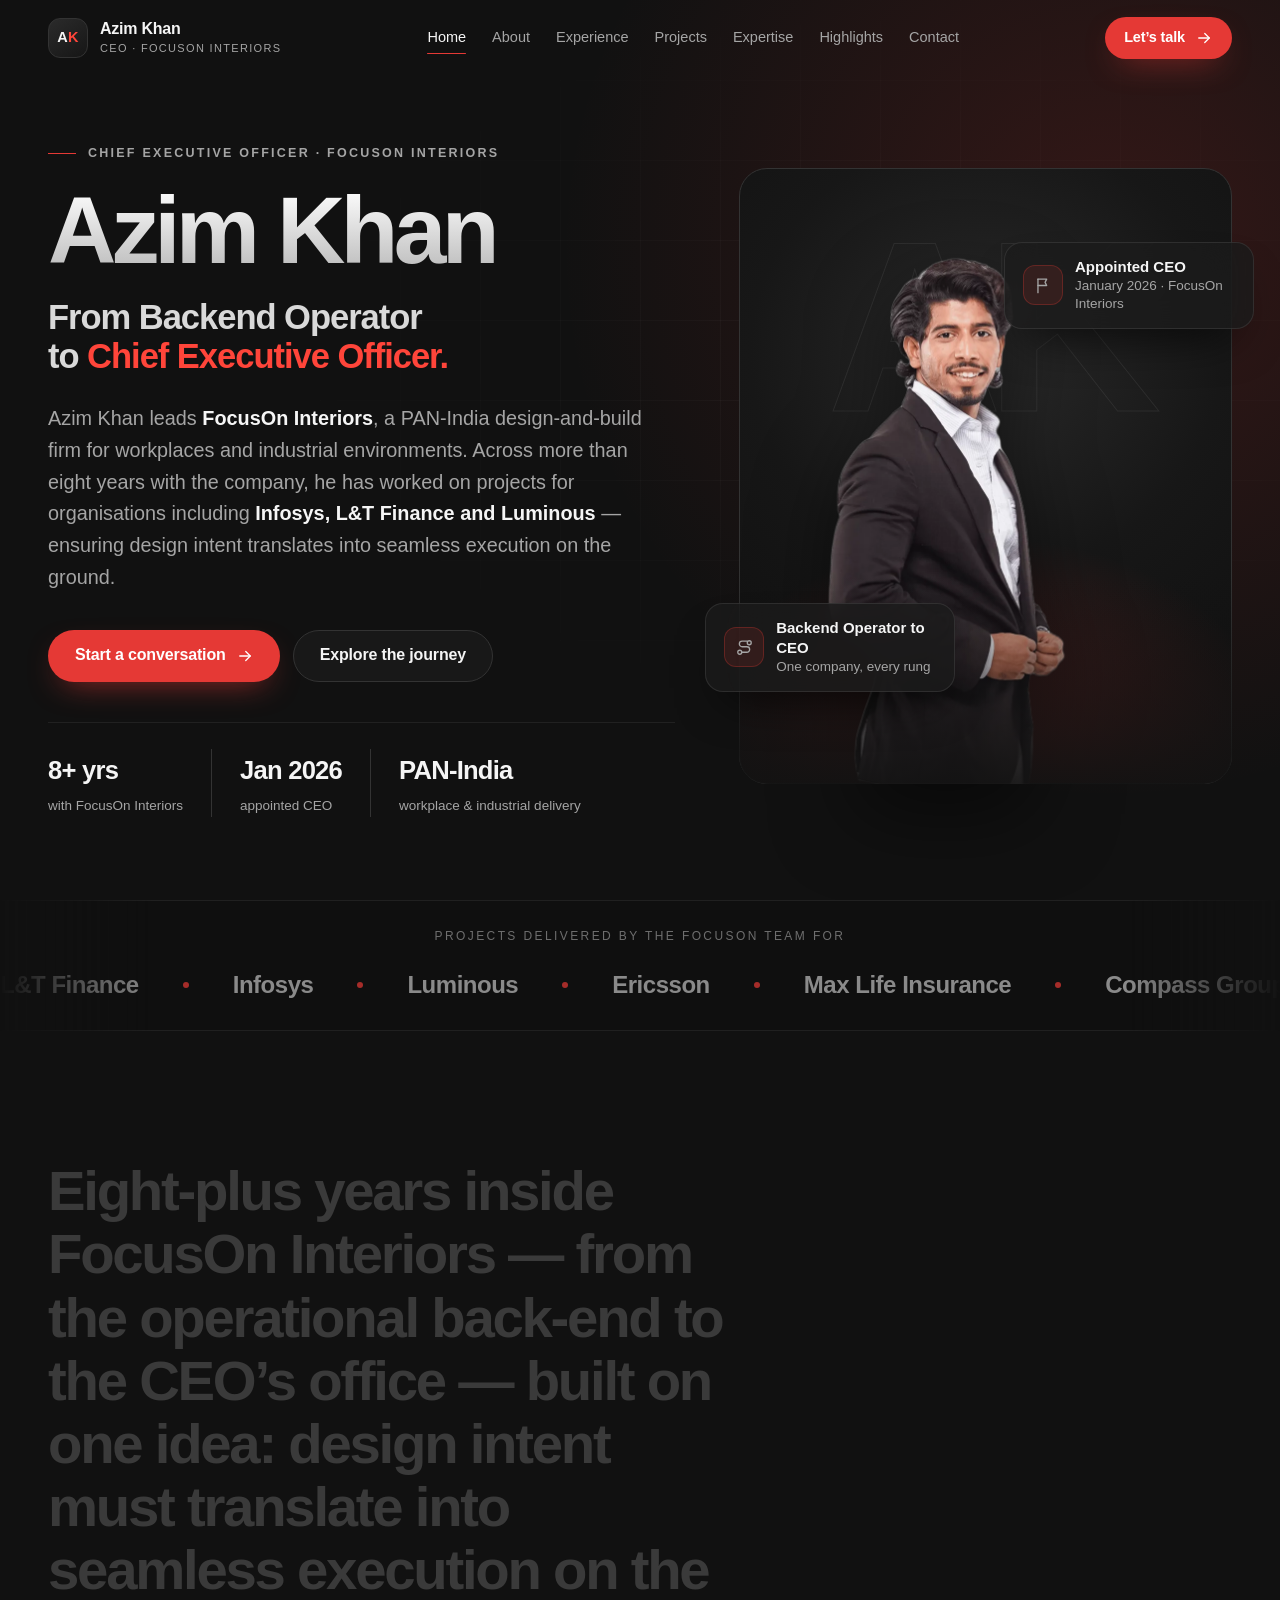
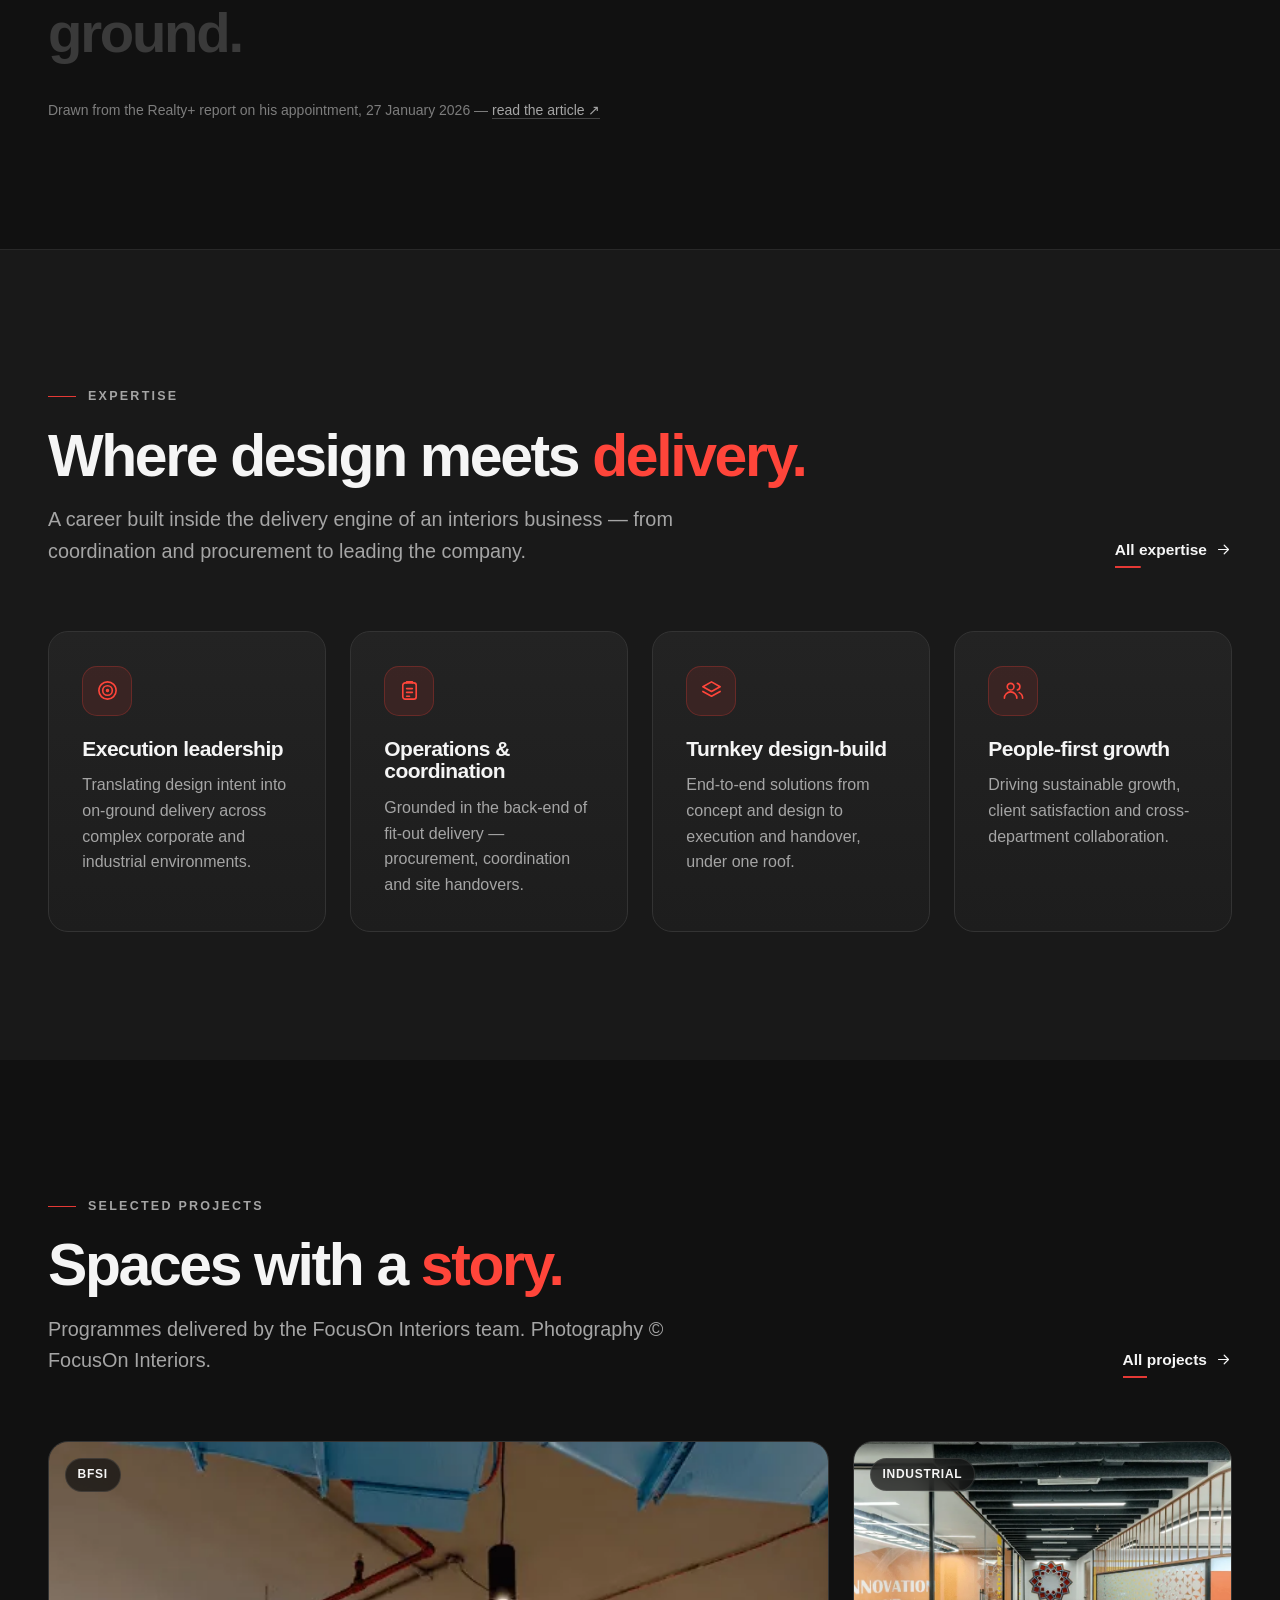
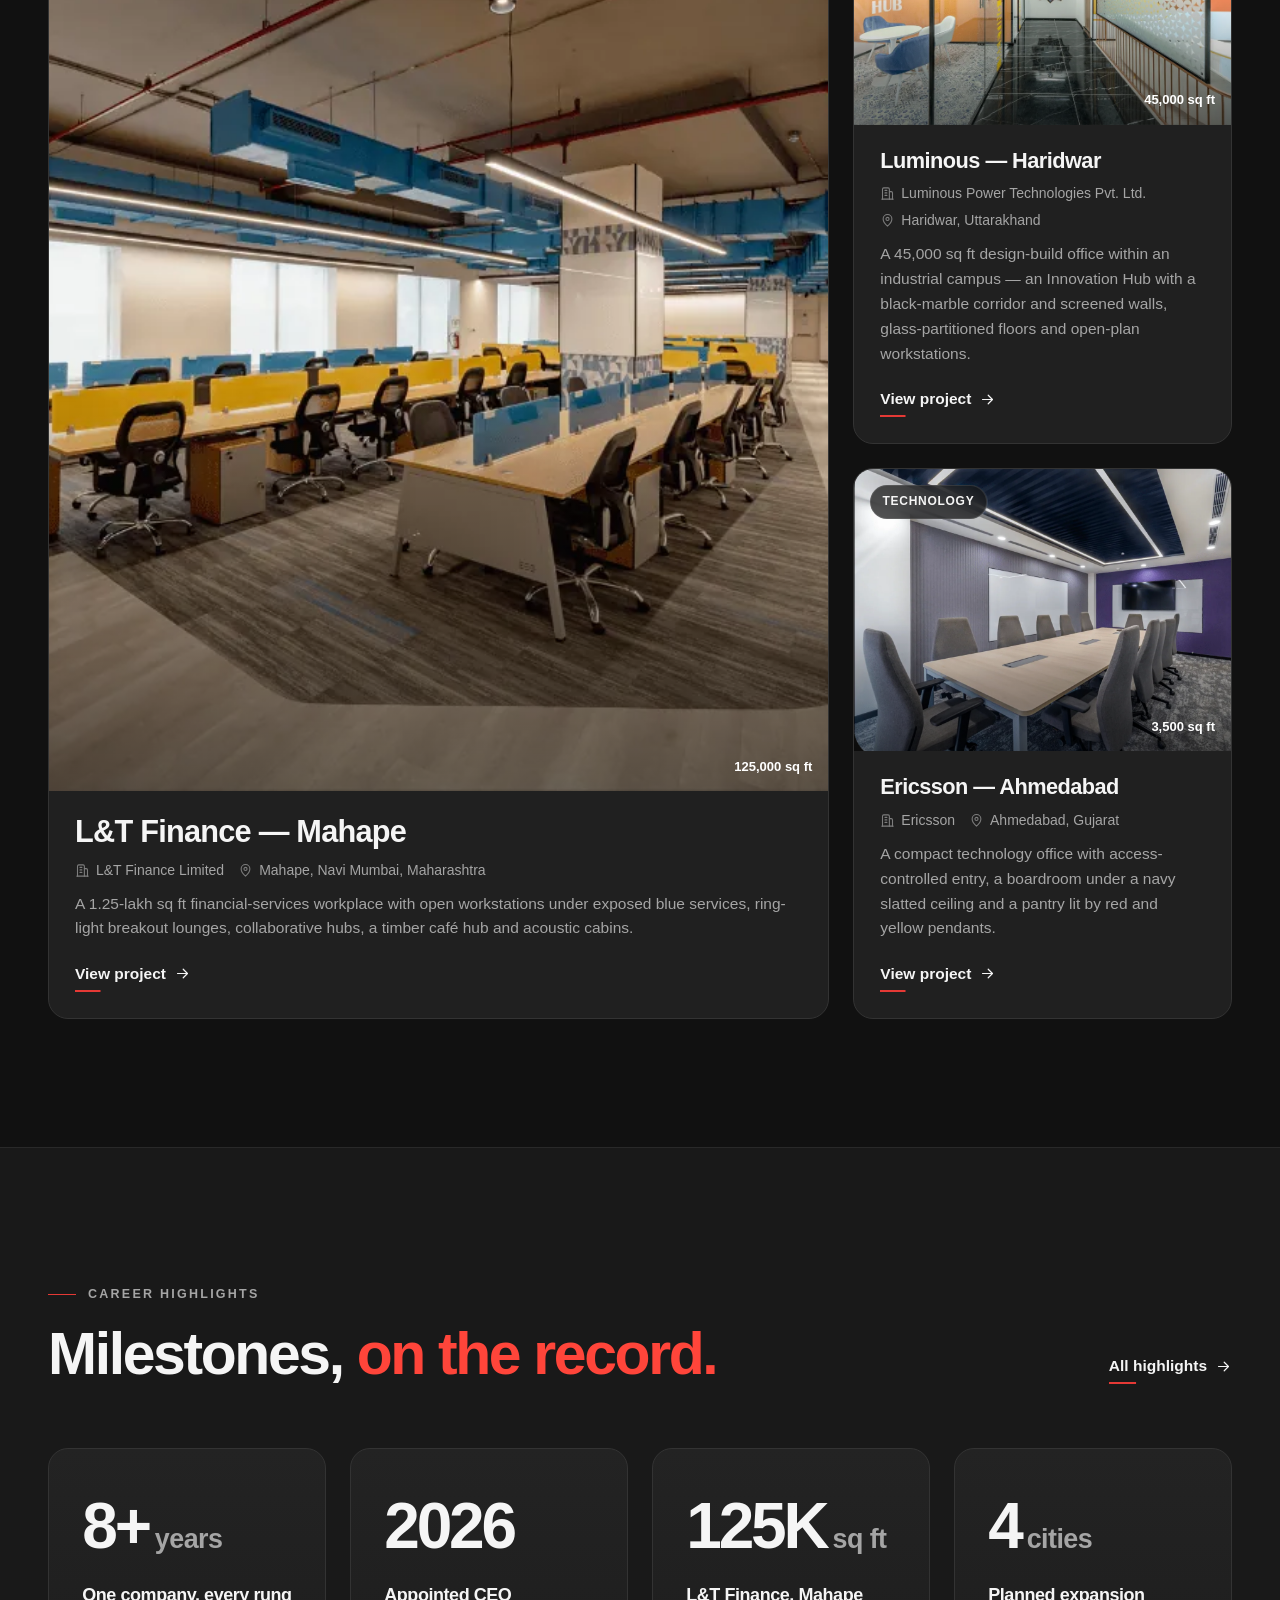
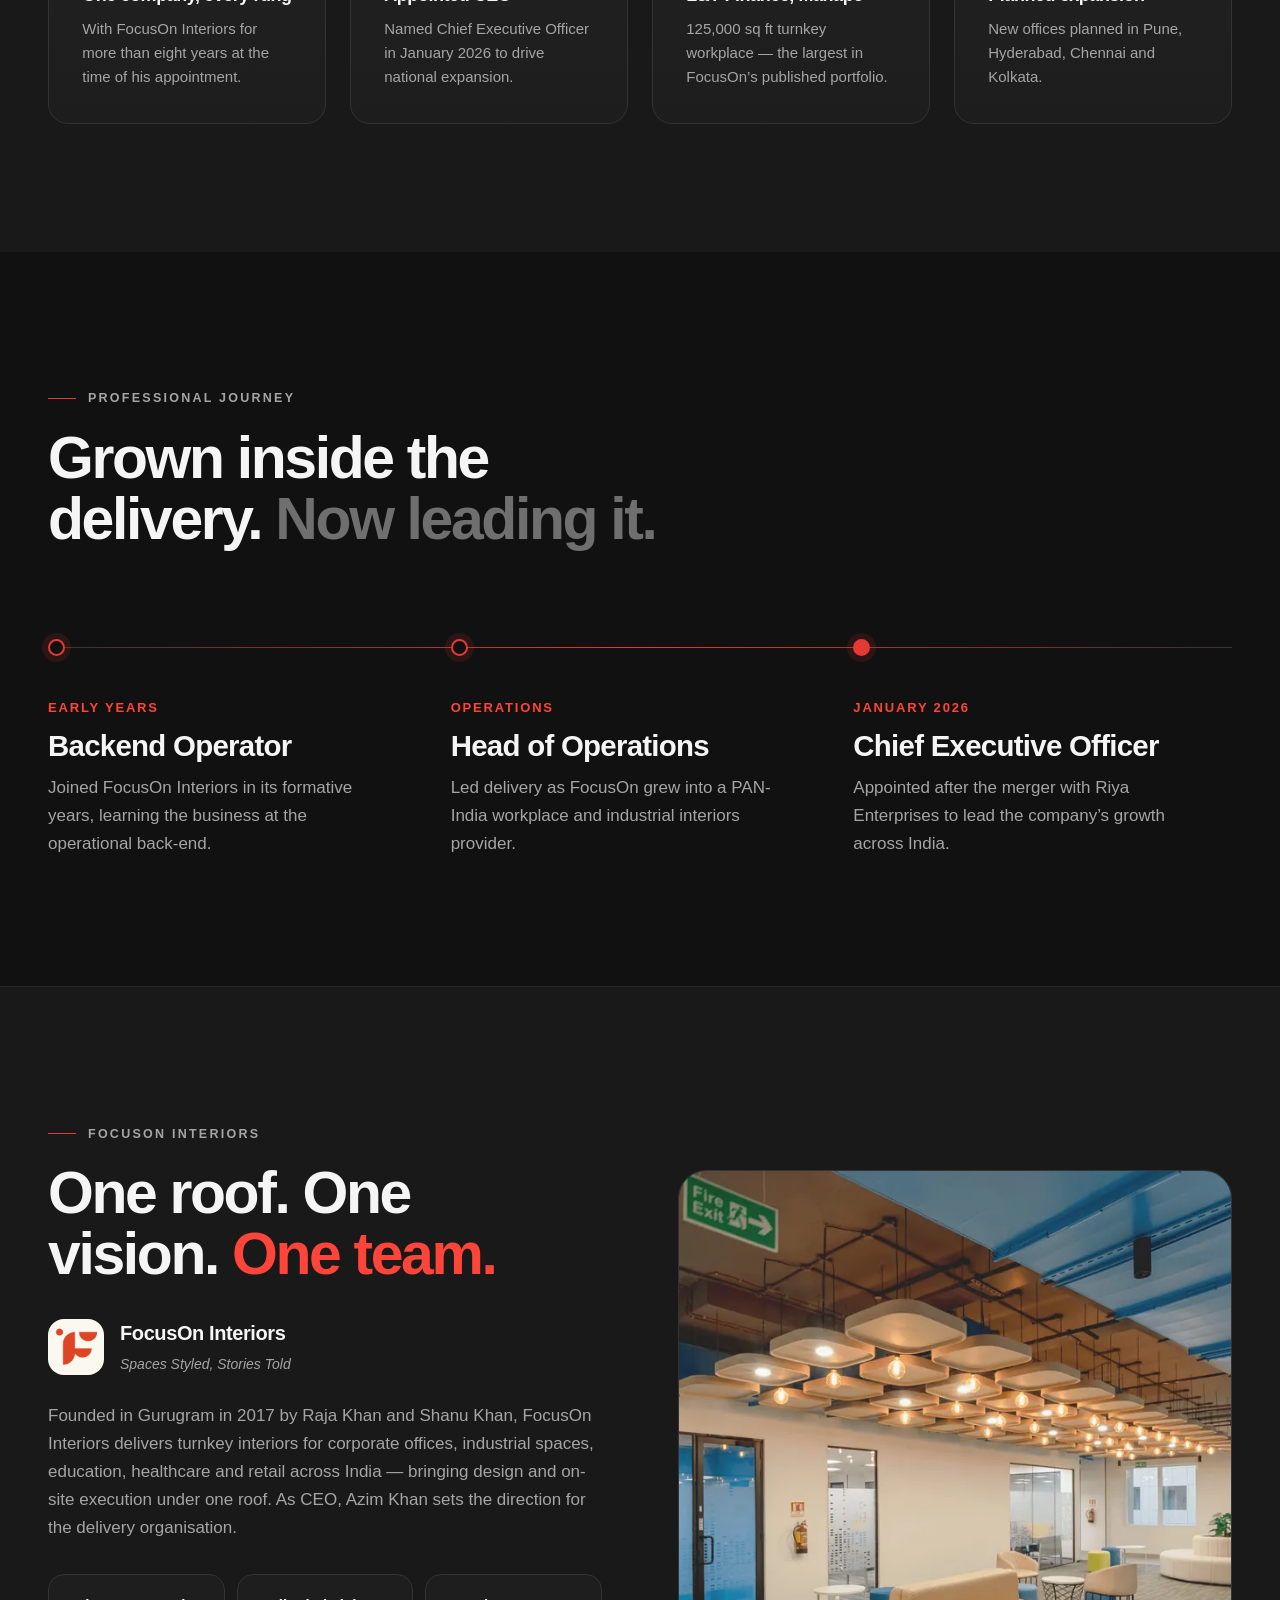
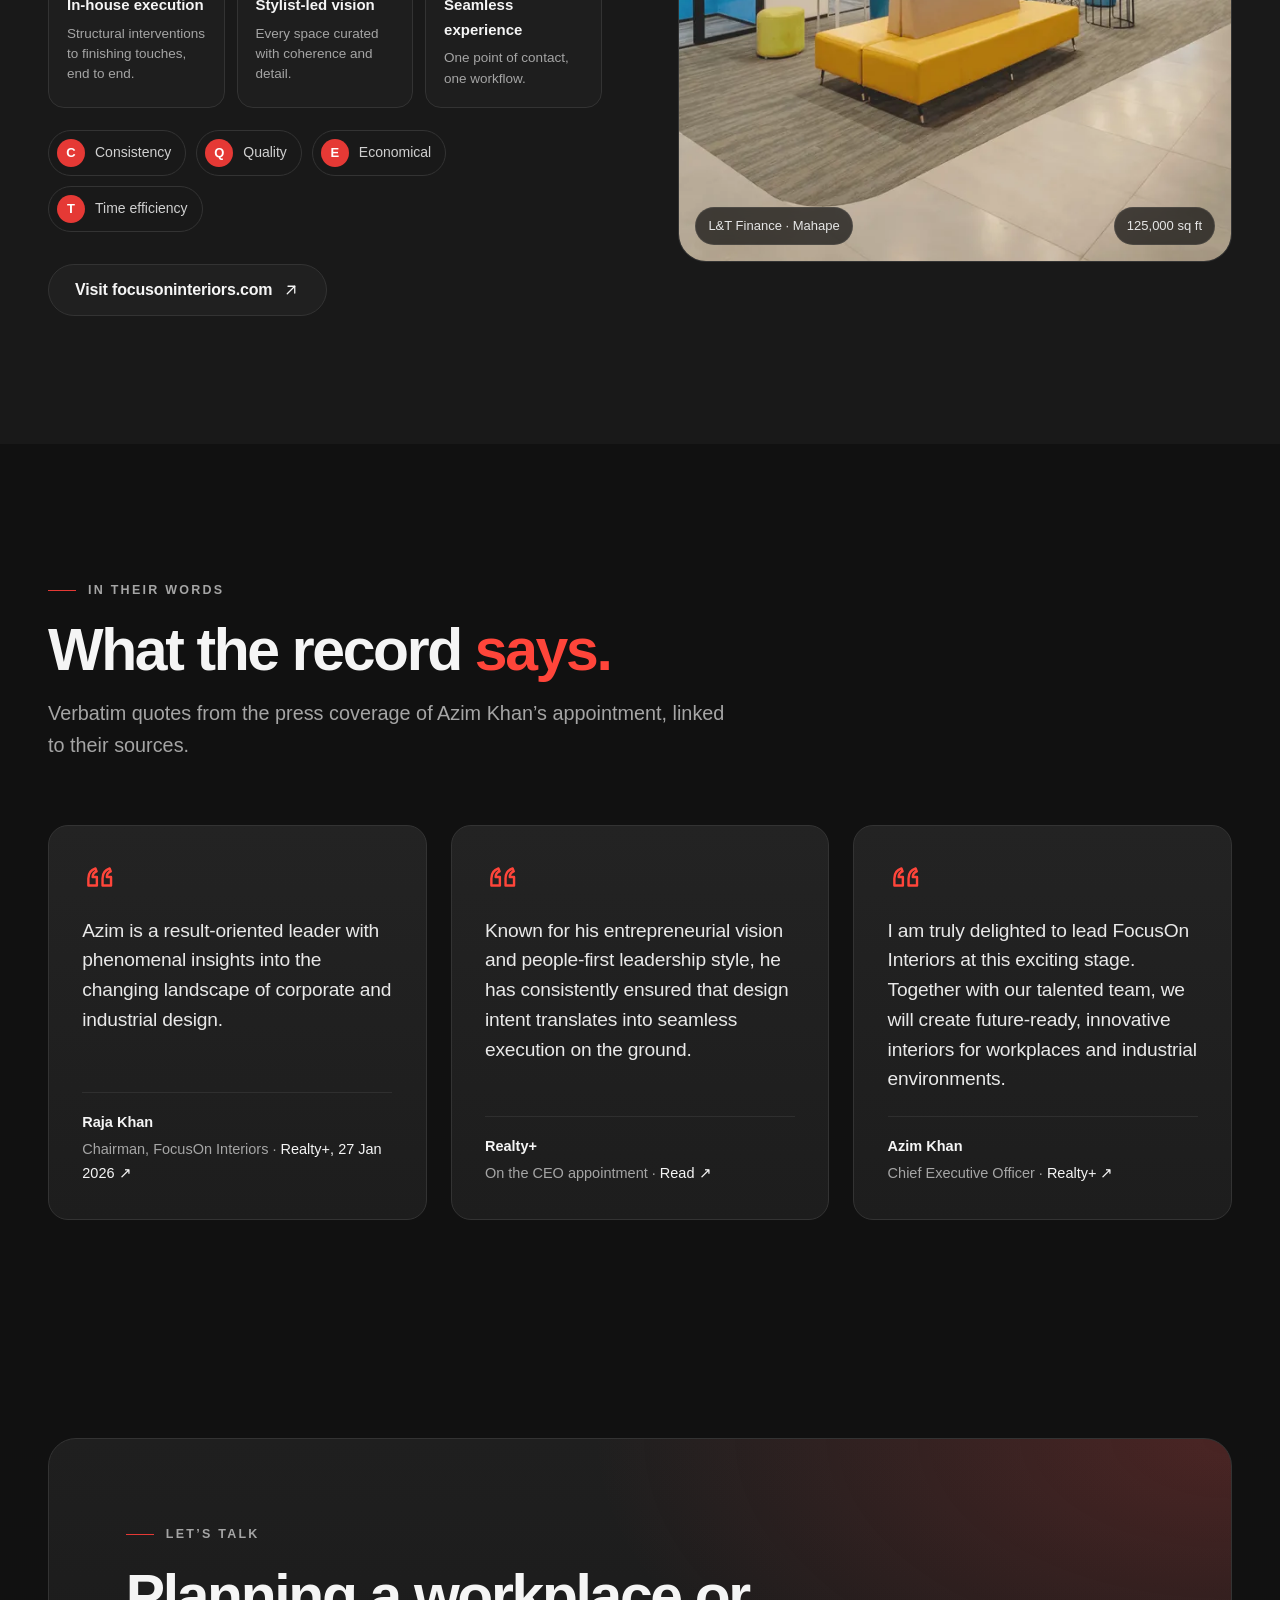
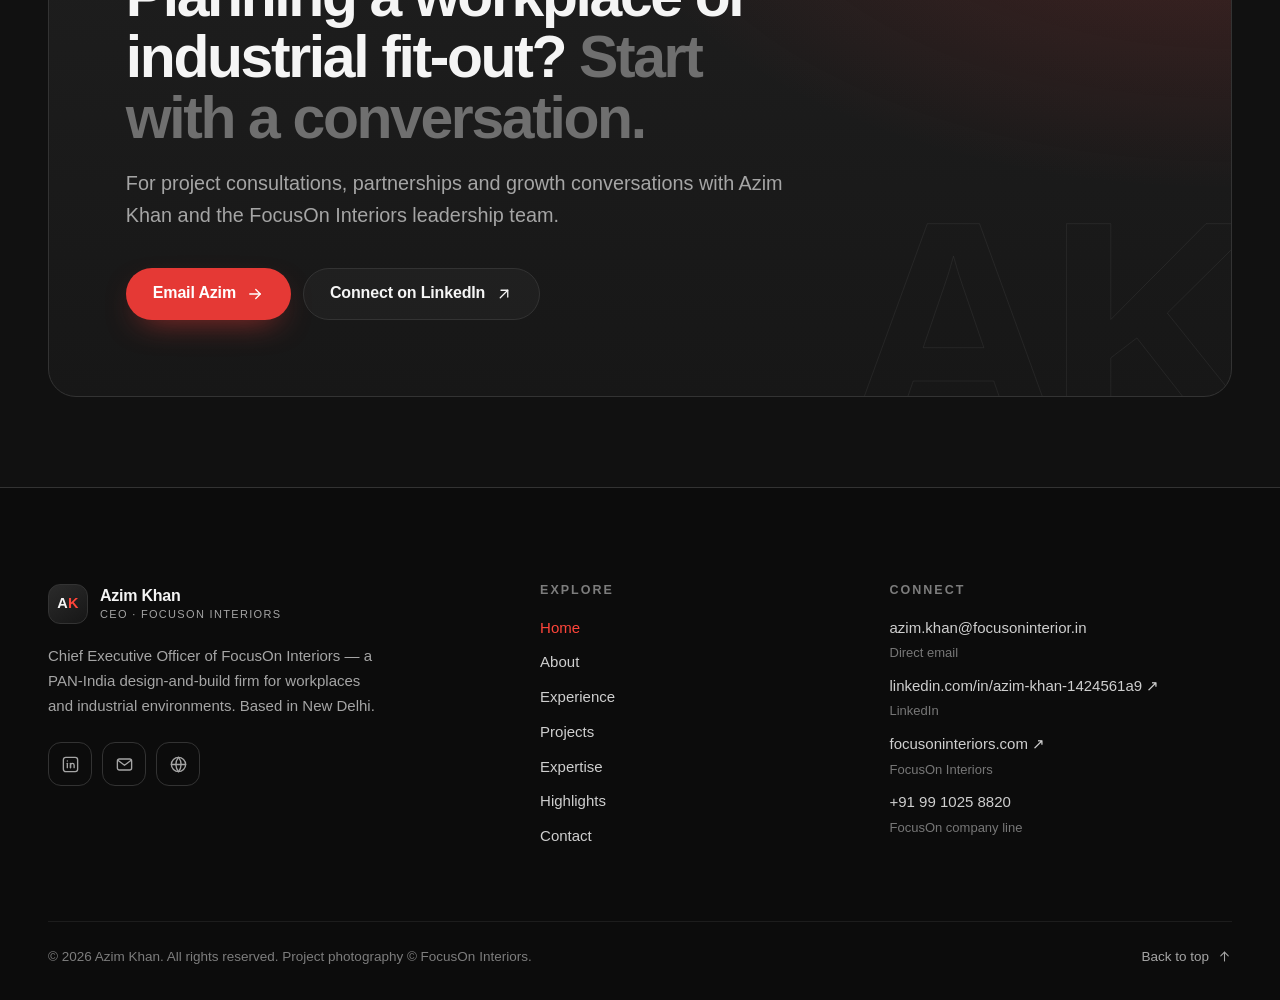
<file: index.html>
<!doctype html>
<html lang="en-IN">
<head>
  <meta charset="utf-8">
  <meta name="viewport" content="width=device-width, initial-scale=1, viewport-fit=cover">
  <title>Azim Khan — Chief Executive Officer, FocusOn Interiors</title>
  <meta name="description" content="Azim Khan is Chief Executive Officer of FocusOn Interiors, a PAN-India design-and-build firm for workplaces and industrial environments. From Backend Operator to CEO.">
  <meta name="author" content="Azim Khan">
  <meta name="robots" content="index, follow">
  <meta name="theme-color" content="#111111">
  <meta name="color-scheme" content="dark">
  <meta property="og:type" content="profile">
  <meta property="og:site_name" content="Azim Khan">
  <meta property="og:locale" content="en_IN">
  <meta property="og:title" content="Azim Khan — Chief Executive Officer, FocusOn Interiors">
  <meta property="og:description" content="Azim Khan is Chief Executive Officer of FocusOn Interiors, a PAN-India design-and-build firm for workplaces and industrial environments. From Backend Operator to CEO.">
  <meta property="og:image" content="assets/images/azim-khan-og.jpg">
  <meta property="og:image:width" content="1200">
  <meta property="og:image:height" content="630">
  <meta property="og:image:alt" content="Azim Khan, Chief Executive Officer, FocusOn Interiors">
  <meta name="twitter:card" content="summary_large_image">
  <meta name="twitter:title" content="Azim Khan — Chief Executive Officer, FocusOn Interiors">
  <meta name="twitter:description" content="Azim Khan is Chief Executive Officer of FocusOn Interiors, a PAN-India design-and-build firm for workplaces and industrial environments. From Backend Operator to CEO.">
  <meta name="twitter:image" content="assets/images/azim-khan-og.jpg">
  <link rel="icon" type="image/svg+xml" href="data:image/svg+xml,%3Csvg xmlns='http://www.w3.org/2000/svg' viewBox='0 0 64 64'%3E%3Crect width='64' height='64' rx='16' fill='%23111111'/%3E%3Crect x='1' y='1' width='62' height='62' rx='15' fill='none' stroke='%23333333' stroke-width='2'/%3E%3Ctext x='32' y='42' text-anchor='middle' font-family='Helvetica,Arial,sans-serif' font-size='25' font-weight='700' fill='%23F5F5F5'%3EA%3Ctspan fill='%23FF453A'%3EK%3C/tspan%3E%3C/text%3E%3C/svg%3E">
  <link rel="apple-touch-icon" href="assets/images/apple-touch-icon.png">
  <script>
    /* Intro mode is decided before first paint: full on first visit and on every refresh,
       short on later in-session navigation, minimal for reduced-motion users. */
    (function () {
      var mode = 'full';
      try {
        var nav = performance.getEntriesByType ? performance.getEntriesByType('navigation')[0] : null;
        var type = nav ? nav.type : (performance.navigation && performance.navigation.type === 1 ? 'reload' : 'navigate');
        if (sessionStorage.getItem('ak-intro-seen') === '1' && type !== 'reload') mode = 'quick';
        sessionStorage.setItem('ak-intro-seen', '1');
      } catch (e) {}
      try { if (window.matchMedia('(prefers-reduced-motion: reduce)').matches) mode = 'reduced'; } catch (e) {}
      document.documentElement.setAttribute('data-intro', mode);
    })();
  </script>
  <noscript><style>.intro{display:none!important}</style></noscript>
  <script type="application/ld+json">
  {
    "@context": "https://schema.org",
    "@type": "Person",
    "name": "Azim Khan",
    "jobTitle": "Chief Executive Officer",
    "worksFor": { "@type": "Organization", "name": "FocusOn Interiors", "url": "https://focusoninteriors.com/" },
    "address": { "@type": "PostalAddress", "addressLocality": "New Delhi", "addressCountry": "IN" },
    "email": "mailto:azim.khan@focusoninterior.in",
    "sameAs": ["https://in.linkedin.com/in/azim-khan-1424561a9", "https://focusoninteriorsai.github.io/Azim.khan-VCard/"]
  }
  </script>
  <script>document.documentElement.classList.add('js');</script>
  <style>
/* ====== Shared design system (replicated in every page by design) ====== */
/* ==========================================================
   Design tokens — keep identical across every page
   ========================================================== */
:root{
  --bg:#111111; --bg-2:#191919; --card:#202020; --card-2:#262626;
  --red:#E53935; --red-hi:#FF453A; --red-soft:rgba(229,57,53,.12);
  --text:#F5F5F5; --muted:#A5A5A5; --border:#333333; --border-soft:rgba(255,255,255,.07);
  --radius-sm:12px; --radius:20px; --radius-lg:28px;
  --maxw:1240px; --gutter:clamp(20px,5vw,48px); --header-h:76px;
  --ease:cubic-bezier(.22,1,.36,1);
  --font:-apple-system,BlinkMacSystemFont,"SF Pro Display","SF Pro Text","Segoe UI Variable","Segoe UI",Inter,Roboto,"Helvetica Neue",Arial,sans-serif;
}
*,*::before,*::after{box-sizing:border-box}
html{-webkit-text-size-adjust:100%;text-size-adjust:100%;scroll-behavior:smooth;scroll-padding-top:calc(var(--header-h) + 20px);background:var(--bg)}
body{margin:0;min-height:100vh;background:var(--bg);color:var(--text);font-family:var(--font);font-size:17px;line-height:1.65;-webkit-font-smoothing:antialiased;-moz-osx-font-smoothing:grayscale;overflow-x:hidden;text-rendering:optimizeLegibility}
body.menu-open{overflow:hidden}
img{max-width:100%;height:auto;display:block}
a{color:inherit;text-decoration:none}
button{font:inherit;color:inherit}
p{margin:0}
figure,blockquote{margin:0}
ul,ol{margin:0;padding:0;list-style:none}
::selection{background:var(--red);color:#fff}
:focus-visible{outline:2px solid var(--red-hi);outline-offset:3px;border-radius:8px}
.skip-link{position:fixed;left:16px;top:-80px;z-index:400;background:var(--red);color:#fff;padding:12px 18px;border-radius:12px;font-weight:600;transition:top .25s var(--ease)}
.skip-link:focus{top:16px}
.sr-only{position:absolute!important;width:1px;height:1px;padding:0;margin:-1px;overflow:hidden;clip:rect(0,0,0,0);white-space:nowrap;border:0}

/* ---------- layout ---------- */
.container{width:min(100% - 2*var(--gutter),var(--maxw));margin-inline:auto}
.section{position:relative;padding-block:clamp(80px,10vw,140px)}
.section--tight{padding-block:clamp(56px,7vw,96px)}
.section--alt{background:var(--bg-2)}
.section--line{border-top:1px solid var(--border-soft)}
.grid{display:grid;gap:clamp(16px,2vw,24px)}
.grid-2{grid-template-columns:repeat(2,minmax(0,1fr))}
.grid-3{grid-template-columns:repeat(3,minmax(0,1fr))}
.grid-4{grid-template-columns:repeat(4,minmax(0,1fr))}
.split{display:grid;grid-template-columns:minmax(0,1fr) minmax(0,1fr);gap:clamp(40px,6vw,96px);align-items:center}
.stack>*+*{margin-top:18px}

/* ---------- typography ---------- */
h1,h2,h3,h4{margin:0;font-weight:650;letter-spacing:-.025em;line-height:1.08;text-wrap:balance}
.eyebrow{display:inline-flex;align-items:center;gap:12px;font-size:12.5px;font-weight:600;letter-spacing:.18em;text-transform:uppercase;color:var(--muted)}
.eyebrow::before{content:"";width:28px;height:1px;background:var(--red)}
.display{font-size:clamp(48px,8vw,112px);font-weight:700;letter-spacing:-.05em;line-height:.95}
.h1{font-size:clamp(42px,6.4vw,88px);font-weight:700;letter-spacing:-.045em;line-height:1}
.h2{font-size:clamp(34px,4.6vw,60px);letter-spacing:-.04em;line-height:1.04}
.h3{font-size:clamp(21px,1.9vw,25px);letter-spacing:-.02em;line-height:1.2}
.lead{font-size:clamp(18px,1.55vw,21px);line-height:1.6;color:var(--muted);max-width:62ch}
.body-copy{color:var(--muted);max-width:66ch}
.body-copy strong,.lead strong{color:var(--text);font-weight:600}
.accent{color:var(--red-hi)}
.dim{color:#6f6f6f}
.grad{background:linear-gradient(180deg,#ffffff 0%,#b9b9b9 100%);-webkit-background-clip:text;background-clip:text;color:transparent}
.grad-red{background:linear-gradient(100deg,#ff6b5f 0%,#e53935 60%,#b72b28 100%);-webkit-background-clip:text;background-clip:text;color:transparent}
.section-head{display:flex;align-items:flex-end;justify-content:space-between;gap:32px;margin-bottom:clamp(40px,5vw,64px)}
.section-head>div{max-width:760px}
.section-head .h2{margin-top:18px}
.section-head .lead{margin-top:18px}
.source{font-size:13px;color:#7d7d7d;line-height:1.5}
.source a{color:var(--muted);border-bottom:1px solid #444;transition:color .2s,border-color .2s}
.source a:hover{color:var(--text);border-color:var(--red)}

/* ---------- buttons & links ---------- */
.btn-row{display:flex;flex-wrap:wrap;gap:12px;align-items:center}
.btn{position:relative;display:inline-flex;align-items:center;justify-content:center;gap:10px;min-height:52px;padding:0 26px;border-radius:999px;border:1px solid transparent;font-size:16px;font-weight:600;letter-spacing:-.01em;cursor:pointer;white-space:nowrap;transition:transform .4s var(--ease),background-color .3s,border-color .3s,box-shadow .4s var(--ease),color .3s}
.btn svg{width:18px;height:18px;flex:none;transition:transform .4s var(--ease)}
.btn:hover svg{transform:translateX(3px)}
.btn--primary{background:var(--red);color:#fff;box-shadow:0 12px 32px -14px rgba(229,57,53,.75)}
.btn--primary:hover{background:var(--red-hi);transform:translateY(-2px);box-shadow:0 20px 44px -16px rgba(255,69,58,.75)}
.btn--ghost{background:rgba(255,255,255,.03);border-color:var(--border);color:var(--text)}
.btn--ghost:hover{background:rgba(255,255,255,.07);border-color:#555;transform:translateY(-2px)}
.btn--sm{min-height:42px;padding:0 18px;font-size:14.5px}
.link-arrow{position:relative;display:inline-flex;align-items:center;gap:8px;font-weight:600;font-size:15.5px;color:var(--text);padding-bottom:5px}
.link-arrow svg{width:17px;height:17px;transition:transform .4s var(--ease)}
.link-arrow::after{content:"";position:absolute;left:0;right:0;bottom:0;height:1.5px;background:var(--red);transform:scaleX(.22);transform-origin:left;transition:transform .5s var(--ease)}
.link-arrow:hover::after,.link-arrow:focus-visible::after{transform:scaleX(1)}
.link-arrow:hover svg{transform:translateX(3px)}
.text-link{color:var(--text);background:linear-gradient(var(--red),var(--red)) 0 100%/0 1.5px no-repeat;transition:background-size .45s var(--ease)}
.text-link:hover{background-size:100% 1.5px}

/* ---------- chips & icons ---------- */
.chip{display:inline-flex;align-items:center;gap:8px;padding:7px 14px;border-radius:999px;border:1px solid var(--border);background:rgba(255,255,255,.03);font-size:13.5px;color:#d6d6d6;line-height:1.3}
.chip--red{border-color:rgba(229,57,53,.4);background:var(--red-soft);color:#ffb3ad}
.chip-row{display:flex;flex-wrap:wrap;gap:8px}
.icon{width:50px;height:50px;flex:none;border-radius:15px;display:grid;place-items:center;background:var(--red-soft);border:1px solid rgba(229,57,53,.28);color:var(--red-hi);transition:transform .5s var(--ease),background-color .3s}
.icon svg{width:23px;height:23px}

/* ---------- cards ---------- */
.card{position:relative;overflow:hidden;background:linear-gradient(180deg,#232323 0%,#1d1d1d 100%);border:1px solid var(--border);border-radius:var(--radius);padding:clamp(24px,2.6vw,34px);transition:transform .55s var(--ease),border-color .4s,box-shadow .55s var(--ease)}
.card::before{content:"";position:absolute;inset:0 0 auto 0;height:1px;background:linear-gradient(90deg,transparent,rgba(255,69,58,.75),transparent);opacity:0;transition:opacity .45s}
.card:hover{transform:translateY(-4px);border-color:#474747;box-shadow:0 30px 60px -34px rgba(0,0,0,.9)}
.card:hover::before{opacity:1}
.card:hover .icon{transform:translateY(-2px) scale(1.04);background:rgba(229,57,53,.18)}
.card h3{margin-top:22px}
.card p{margin-top:12px;color:var(--muted);font-size:16px;line-height:1.6}
.card .num{font-size:13px;font-weight:600;letter-spacing:.14em;color:#7a7a7a}
.card--flat:hover{transform:none}
.quote-card{display:flex;flex-direction:column;gap:22px}
.quote-card blockquote{margin:0;font-size:clamp(18px,1.5vw,20px);line-height:1.55;color:#e9e9e9;letter-spacing:-.01em}
.quote-card .q-icon{width:34px;height:34px;color:var(--red-hi)}
.quote-card figcaption{margin-top:auto;padding-top:18px;border-top:1px solid var(--border-soft);display:flex;flex-direction:column;gap:3px;font-size:14.5px}
.quote-card figcaption strong{font-weight:600;color:var(--text)}
.quote-card figcaption span{color:var(--muted)}
.quote-card figure{margin:0}

/* ---------- media frames ---------- */
.frame{position:relative;overflow:hidden;border-radius:var(--radius-lg);border:1px solid var(--border);background:#1a1a1a}
.frame img{width:100%;height:100%;object-fit:cover;transition:transform 1.4s var(--ease)}
.frame:hover img{transform:scale(1.04)}
.frame figcaption,.frame .caption{position:absolute;left:16px;bottom:16px;right:16px;display:flex;justify-content:space-between;gap:12px;font-size:13px;color:#e6e6e6}
.frame .caption span{background:rgba(17,17,17,.72);backdrop-filter:blur(10px);-webkit-backdrop-filter:blur(10px);border:1px solid rgba(255,255,255,.08);padding:7px 12px;border-radius:999px}
.img-missing{display:grid;place-items:center;background:repeating-linear-gradient(135deg,#1c1c1c 0 12px,#202020 12px 24px)}
.img-missing img{opacity:0}
.img-missing::after{content:attr(data-fallback);position:absolute;inset:auto 0 50% 0;transform:translateY(50%);text-align:center;font-size:13px;color:#777;padding:0 16px}

/* ---------- project card (shared) ---------- */
.project-card{position:relative;display:flex;flex-direction:column;background:var(--card);border:1px solid var(--border);border-radius:var(--radius);overflow:hidden;transition:transform .6s var(--ease),border-color .4s,box-shadow .6s var(--ease)}
.project-card:hover{transform:translateY(-5px);border-color:#4a4a4a;box-shadow:0 36px 70px -40px rgba(0,0,0,.95)}
.project-media{position:relative;aspect-ratio:4/3;overflow:hidden;background:#1a1a1a}
.project-media img{width:100%;height:100%;object-fit:cover;transition:transform 1.3s var(--ease)}
.project-card:hover .project-media img{transform:scale(1.07)}
.project-media::after{content:"";position:absolute;inset:0;background:linear-gradient(180deg,rgba(0,0,0,0) 55%,rgba(0,0,0,.55) 100%);pointer-events:none}
.project-tag{position:absolute;z-index:2;left:16px;top:16px;padding:6px 12px;border-radius:999px;font-size:12px;font-weight:600;letter-spacing:.06em;text-transform:uppercase;background:rgba(17,17,17,.72);border:1px solid rgba(255,255,255,.1);backdrop-filter:blur(10px);-webkit-backdrop-filter:blur(10px)}
.project-area{position:absolute;z-index:2;right:16px;bottom:14px;font-size:13px;font-weight:600;color:#fff}
.project-body{display:flex;flex-direction:column;gap:10px;flex:1;padding:24px 26px 26px}
.project-body h3{font-size:clamp(20px,1.7vw,23px)}
.project-meta{display:flex;flex-wrap:wrap;gap:4px 14px;font-size:14px;color:var(--muted)}
.project-meta span{display:inline-flex;align-items:center;gap:6px}
.project-meta svg{width:15px;height:15px;color:#7d7d7d}
.project-body p{color:var(--muted);font-size:15.5px;line-height:1.6}
.project-body .link-arrow{margin-top:auto;padding-top:10px;align-self:flex-start}
.project-link::before{content:"";position:absolute;inset:0;z-index:3}

/* ---------- header ---------- */
.site-header{position:fixed;inset:0 0 auto 0;z-index:100;height:var(--header-h);border-bottom:1px solid transparent;transition:background-color .45s var(--ease),border-color .45s,backdrop-filter .45s}
.site-header.is-scrolled,.menu-open .site-header{background:rgba(17,17,17,.8);-webkit-backdrop-filter:saturate(170%) blur(18px);backdrop-filter:saturate(170%) blur(18px);border-bottom-color:var(--border-soft)}
.header-inner{height:100%;display:flex;align-items:center;justify-content:space-between;gap:24px}
.brand{display:inline-flex;align-items:center;gap:12px;flex:none;border-radius:12px}
.brand-mark{width:40px;height:40px;border-radius:12px;display:flex;align-items:center;justify-content:center;background:linear-gradient(145deg,#2b2b2b,#161616);border:1px solid var(--border);font-weight:700;font-size:14.5px;letter-spacing:.02em;transition:border-color .3s,transform .5s var(--ease)}
.brand-mark span{color:var(--red-hi)}
.brand:hover .brand-mark{border-color:var(--red);transform:rotate(-4deg)}
.brand-text{display:flex;flex-direction:column;line-height:1.15}
.brand-text strong{font-size:16px;font-weight:650;letter-spacing:-.015em}
.brand-text small{font-size:11px;color:var(--muted);letter-spacing:.12em;text-transform:uppercase;margin-top:3px}
.nav{display:flex;align-items:center;gap:2px}
.nav a{position:relative;padding:10px 12px;border-radius:10px;font-size:14.5px;font-weight:500;color:var(--muted);transition:color .25s}
.nav a::after{content:"";position:absolute;left:12px;right:12px;bottom:5px;height:1.5px;border-radius:2px;background:var(--red);transform:scaleX(0);transform-origin:left;transition:transform .45s var(--ease)}
.nav a:hover,.nav a[aria-current="page"]{color:var(--text)}
.nav a:hover::after,.nav a:focus-visible::after,.nav a[aria-current="page"]::after{transform:scaleX(1)}
.header-actions{display:flex;align-items:center;gap:10px}
.menu-toggle{display:none;position:relative;width:46px;height:46px;border-radius:13px;border:1px solid var(--border);background:rgba(255,255,255,.04);cursor:pointer;transition:border-color .3s,background-color .3s}
.menu-toggle:hover{border-color:#555}
.menu-toggle span{position:absolute;left:13px;right:13px;height:1.7px;border-radius:2px;background:var(--text);transition:transform .5s var(--ease),top .5s var(--ease),width .5s var(--ease)}
.menu-toggle span:nth-child(1){top:18px}
.menu-toggle span:nth-child(2){top:26px;right:19px}
.menu-toggle[aria-expanded="true"] span:nth-child(1){top:22px;transform:rotate(45deg)}
.menu-toggle[aria-expanded="true"] span:nth-child(2){top:22px;right:13px;transform:rotate(-45deg)}
.mobile-menu{position:fixed;inset:0;z-index:99;display:flex;flex-direction:column;justify-content:space-between;gap:32px;padding:calc(var(--header-h) + 24px) var(--gutter) max(32px,env(safe-area-inset-bottom));background:rgba(13,13,13,.97);-webkit-backdrop-filter:blur(22px);backdrop-filter:blur(22px);overflow-y:auto;opacity:0;visibility:hidden;transition:opacity .45s var(--ease),visibility 0s linear .45s}
.mobile-menu.is-open{opacity:1;visibility:visible;transition:opacity .45s var(--ease),visibility 0s}
.mobile-menu nav a{display:flex;align-items:baseline;justify-content:space-between;gap:16px;padding:14px 4px;border-bottom:1px solid var(--border);font-size:clamp(28px,7.4vw,42px);font-weight:650;letter-spacing:-.035em;line-height:1.15;opacity:0;transform:translateY(18px);transition:opacity .5s var(--ease),transform .6s var(--ease),color .25s;transition-delay:calc(var(--i,0)*45ms)}
.mobile-menu nav a small{font-size:13px;font-weight:500;letter-spacing:.08em;color:#6d6d6d}
.mobile-menu nav a:hover,.mobile-menu nav a[aria-current="page"]{color:var(--red-hi)}
.mobile-menu.is-open nav a{opacity:1;transform:none}
.mobile-menu-foot{display:flex;flex-direction:column;gap:14px;font-size:15px;color:var(--muted)}
.mobile-menu-foot a{color:var(--text)}

/* ---------- page hero (inner pages) ---------- */
.page-hero{position:relative;overflow:hidden;padding-top:calc(var(--header-h) + clamp(64px,10vw,132px));padding-bottom:clamp(56px,7vw,100px)}
.page-hero::before{content:"";position:absolute;width:820px;height:820px;right:-260px;top:-360px;border-radius:50%;background:radial-gradient(closest-side,rgba(229,57,53,.16),rgba(229,57,53,0));pointer-events:none}
.page-hero::after{content:"";position:absolute;inset:0;background-image:linear-gradient(rgba(255,255,255,.028) 1px,transparent 1px),linear-gradient(90deg,rgba(255,255,255,.028) 1px,transparent 1px);background-size:72px 72px;-webkit-mask-image:radial-gradient(ellipse at 70% 0%,#000 0%,transparent 65%);mask-image:radial-gradient(ellipse at 70% 0%,#000 0%,transparent 65%);pointer-events:none}
.page-hero .container{position:relative;z-index:1}
.page-hero .h1{margin-top:26px;max-width:16ch}
.page-hero .lead{margin-top:28px}
.crumbs{display:flex;flex-wrap:wrap;align-items:center;gap:8px;font-size:13.5px;color:#7d7d7d;margin-bottom:22px}
.crumbs a{color:var(--muted);transition:color .2s}
.crumbs a:hover{color:var(--text)}
.crumbs svg{width:14px;height:14px}

/* ---------- reveal system ---------- */
.reveal-line{display:block;overflow:hidden;padding-bottom:.06em;margin-bottom:-.06em}
.reveal-line>span{display:block}
.js .reveal-line>span{transform:translateY(108%);transition:transform 1.15s var(--ease);transition-delay:var(--d,0s);animation:failsafe-show 0s linear 6s forwards}
.js .hero-fade{opacity:0;transform:translateY(18px);transition:opacity 1s var(--ease),transform 1s var(--ease);transition-delay:var(--d,0s);animation:failsafe-show 0s linear 6s forwards}
.is-ready .reveal-line>span,.is-ready .hero-fade{transform:none;opacity:1}
.js [data-reveal]{opacity:0;transform:translateY(30px);transition:opacity .95s var(--ease),transform .95s var(--ease);transition-delay:var(--d,0s)}
.js [data-reveal="fade"]{transform:none}
.js [data-reveal="scale"]{transform:scale(.96)}
.js [data-reveal].is-in{opacity:1;transform:none}
@keyframes failsafe-show{to{opacity:1;transform:none}}

/* ---------- CTA band ---------- */
.cta-card{position:relative;overflow:hidden;border-radius:var(--radius-lg);border:1px solid var(--border);background:radial-gradient(120% 140% at 100% 0%,rgba(229,57,53,.22) 0%,rgba(229,57,53,0) 45%),linear-gradient(180deg,#1f1f1f,#171717);padding:clamp(36px,6vw,80px)}
.cta-card::after{content:"AK";position:absolute;right:-.06em;bottom:-.28em;font-size:clamp(160px,24vw,340px);font-weight:800;letter-spacing:-.06em;line-height:1;color:transparent;-webkit-text-stroke:1px rgba(255,255,255,.06);pointer-events:none}
.cta-card>*{position:relative;z-index:1}
.cta-card .h2{margin-top:20px;max-width:21ch;hyphens:manual}
.cta-card .lead{margin-top:20px}
.cta-card .btn-row{margin-top:36px}

/* ---------- footer ---------- */
.site-footer{position:relative;border-top:1px solid var(--border);background:#0c0c0c;padding:clamp(64px,8vw,96px) 0 32px;font-size:15px}
.footer-top{display:grid;grid-template-columns:1.5fr 1fr 1.2fr;gap:clamp(32px,5vw,72px)}
.footer-brand p{margin-top:20px;color:var(--muted);max-width:40ch;line-height:1.65}
.footer-social{display:flex;gap:10px;margin-top:24px}
.footer-social a{width:44px;height:44px;border-radius:13px;display:grid;place-items:center;border:1px solid var(--border);color:var(--muted);transition:color .25s,border-color .25s,transform .4s var(--ease)}
.footer-social a:hover{color:var(--text);border-color:var(--red);transform:translateY(-2px)}
.footer-social svg{width:19px;height:19px}
.footer-col h2{font-size:12.5px;font-weight:600;letter-spacing:.16em;text-transform:uppercase;color:#7d7d7d;margin-bottom:18px}
.footer-col li+li{margin-top:10px}
.footer-col a{color:#cfcfcf;transition:color .2s}
.footer-col a:hover,.footer-col a[aria-current="page"]{color:var(--text)}
.footer-col a[aria-current="page"]{color:var(--red-hi)}
.footer-col .small{display:block;font-size:13px;color:#777;margin-top:2px}
.footer-bottom{margin-top:clamp(48px,6vw,72px);padding-top:24px;border-top:1px solid var(--border-soft);display:flex;flex-wrap:wrap;justify-content:space-between;align-items:center;gap:12px 24px;font-size:13.5px;color:#7d7d7d}
.to-top{display:inline-flex;align-items:center;gap:8px;color:var(--muted);transition:color .2s}
.to-top:hover{color:var(--text)}
.to-top svg{width:15px;height:15px;transform:rotate(-90deg)}

/* ---------- toast ---------- */
.toast{position:fixed;left:50%;bottom:max(24px,env(safe-area-inset-bottom));z-index:250;transform:translate(-50%,20px);opacity:0;pointer-events:none;background:#262626;border:1px solid #3d3d3d;color:var(--text);padding:12px 18px;border-radius:999px;font-size:14.5px;display:flex;align-items:center;gap:10px;box-shadow:0 20px 40px -20px #000;transition:opacity .35s var(--ease),transform .45s var(--ease)}
.toast svg{width:17px;height:17px;color:#57d18a}
.toast.is-show{opacity:1;transform:translate(-50%,0)}

/* ---------- responsive (shared) ---------- */
@media (max-width:1120px){
  .nav,.header-cta{display:none}
  .menu-toggle{display:block}
}
@media (max-width:1024px){
  .grid-4{grid-template-columns:repeat(2,minmax(0,1fr))}
  .grid-3{grid-template-columns:repeat(2,minmax(0,1fr))}
  .footer-top{grid-template-columns:1fr 1fr}
  .footer-brand{grid-column:1/-1}
}
@media (max-width:860px){
  .split{grid-template-columns:1fr}
  .section-head{flex-direction:column;align-items:flex-start}
}
@media (max-width:640px){
  body{font-size:16px}
  .grid-2,.grid-3,.grid-4{grid-template-columns:1fr}
  .btn{width:100%}
  .btn-row{flex-direction:column;align-items:stretch}
  .footer-top{grid-template-columns:1fr}
  .brand-text small{display:none}
  :root{--header-h:68px}
}
@media (max-width:360px){
  .brand-text strong{font-size:15px}
  .display{font-size:44px}
}
@media (hover:none){
  .card:hover,.project-card:hover{transform:none}
}
@media (prefers-reduced-motion:reduce){
  html{scroll-behavior:auto}
  *,*::before,*::after{animation-duration:.001ms!important;animation-iteration-count:1!important;transition-duration:.001ms!important;transition-delay:0s!important}
  .js [data-reveal],.js .reveal-line>span,.js .hero-fade{opacity:1;transform:none}
}
@media print{
  .site-header,.mobile-menu,.cta-section,.toast{display:none!important}
  body{background:#fff;color:#000}
}

/* ====== Page-specific styles ====== */
/* ---------- Apple-inspired intro ---------- */
.intro{position:fixed;inset:0;z-index:300;display:grid;place-items:center;background:#0b0b0b;cursor:pointer;transition:opacity .8s var(--ease),visibility 0s linear .8s;animation:intro-failsafe .6s var(--ease) 6s forwards}
.intro::before{content:"";position:absolute;width:min(90vw,900px);aspect-ratio:1;border-radius:50%;background:radial-gradient(closest-side,rgba(229,57,53,.13),rgba(229,57,53,0));opacity:0;animation:intro-glow 2.4s var(--ease) .2s forwards}
.intro-inner{position:relative;text-align:center;padding:0 24px;transition:transform 1s var(--ease),filter .9s var(--ease)}
.intro-name{display:flex;justify-content:center;margin:0;font-size:clamp(50px,11vw,136px);font-weight:700;line-height:1;letter-spacing:-.045em;color:var(--text);animation:intro-track 2s var(--ease) both}
.intro-name .ch{display:inline-block;opacity:0;filter:blur(16px);transform:translateY(.22em) scale(1.04);animation:intro-ch 1s var(--ease) forwards;animation-delay:calc(var(--i)*58ms + 180ms)}
.intro-name .dot{color:var(--red-hi);transform:scale(0);filter:none;animation:intro-dot .7s cubic-bezier(.34,1.56,.64,1) forwards;animation-delay:1.05s}
.intro-rule{display:block;width:120px;height:1.5px;margin:30px auto 0;background:linear-gradient(90deg,transparent,var(--red),transparent);transform:scaleX(0);animation:intro-rule 1s var(--ease) 1.1s forwards}
.intro-sub{margin-top:20px;font-size:12.5px;letter-spacing:.32em;text-transform:uppercase;color:var(--muted);opacity:0;animation:intro-fade .9s var(--ease) 1.25s forwards}
.intro.is-leaving{opacity:0;visibility:hidden;pointer-events:none}
.intro.is-leaving .intro-inner{transform:scale(1.06);filter:blur(10px)}
html[data-intro="quick"] .intro-name .ch{animation-duration:.55s;animation-delay:calc(var(--i)*22ms)}
html[data-intro="quick"] .intro-name .dot{animation-delay:.3s}
html[data-intro="quick"] .intro-rule,html[data-intro="quick"] .intro-sub{animation-delay:.3s;animation-duration:.5s}
html[data-intro="quick"] .intro-name{animation-duration:.8s}
html[data-intro="reduced"] .intro-name .ch,html[data-intro="reduced"] .intro-name .dot{filter:none;transform:none;animation:intro-fade .4s linear forwards}
html[data-intro="reduced"] .intro-name{animation:none}
@keyframes intro-ch{to{opacity:1;filter:blur(0);transform:none}}
@keyframes intro-dot{to{transform:scale(1);opacity:1}}
@keyframes intro-track{from{letter-spacing:.06em}to{letter-spacing:-.045em}}
@keyframes intro-rule{to{transform:scaleX(1)}}
@keyframes intro-fade{to{opacity:1}}
@keyframes intro-glow{to{opacity:1}}
@keyframes intro-failsafe{to{opacity:0;visibility:hidden;pointer-events:none}}

/* ---------- hero ---------- */
.hero{position:relative;min-height:100vh;min-height:100svh;display:flex;align-items:center;overflow:hidden;padding:calc(var(--header-h) + 48px) 0 72px}
.hero-bg{position:absolute;inset:0;pointer-events:none}
.hero-bg::before{content:"";position:absolute;inset:0;background-image:linear-gradient(rgba(255,255,255,.03) 1px,transparent 1px),linear-gradient(90deg,rgba(255,255,255,.03) 1px,transparent 1px);background-size:80px 80px;-webkit-mask-image:radial-gradient(ellipse 70% 60% at 70% 40%,#000 10%,transparent 75%);mask-image:radial-gradient(ellipse 70% 60% at 70% 40%,#000 10%,transparent 75%)}
.hero-bg::after{content:"";position:absolute;width:1100px;height:1100px;right:-380px;top:-300px;border-radius:50%;background:radial-gradient(closest-side,rgba(229,57,53,.17),rgba(229,57,53,0))}
.hero-grid{position:relative;z-index:1;display:grid;grid-template-columns:minmax(0,1.12fr) minmax(0,.88fr);gap:clamp(40px,5vw,80px);align-items:center}
.hero-copy .display{margin-top:22px;font-size:clamp(52px,7.4vw,104px)}
.hero-tagline{margin-top:22px;font-size:clamp(24px,2.7vw,38px);font-weight:600;letter-spacing:-.03em;line-height:1.15;color:#d9d9d9;max-width:24ch}
.hero-copy .lead{margin-top:26px;max-width:56ch}
.hero-copy .btn-row{margin-top:36px}
.hero-meta{display:grid;grid-template-columns:repeat(3,auto);justify-content:start;gap:0;margin-top:40px;border-top:1px solid var(--border-soft);padding-top:26px}
.hero-meta div{padding-right:28px;margin-right:28px;border-right:1px solid var(--border)}
.hero-meta div:last-child{border:0;margin:0;padding:0}
.hero-meta strong{display:block;font-size:clamp(22px,2vw,28px);font-weight:650;letter-spacing:-.03em}
.hero-meta span{display:block;margin-top:4px;font-size:13.5px;color:var(--muted)}
.portrait{position:relative;aspect-ratio:4/5;max-width:520px;margin-left:auto;width:100%}
.portrait-panel{position:absolute;inset:0;border-radius:var(--radius-lg);overflow:hidden;border:1px solid var(--border);background:radial-gradient(80% 60% at 50% 30%,#2a2a2a 0%,#171717 60%,#121212 100%)}
.portrait-panel::before{content:"AK";position:absolute;left:50%;top:6%;transform:translateX(-50%);font-size:clamp(150px,19vw,280px);font-weight:800;letter-spacing:-.07em;line-height:1;color:transparent;-webkit-text-stroke:1px rgba(255,255,255,.07)}
.portrait-panel::after{content:"";position:absolute;left:50%;bottom:-30%;width:120%;height:70%;transform:translateX(-50%);border-radius:50%;background:radial-gradient(closest-side,rgba(229,57,53,.32),rgba(229,57,53,0))}
.portrait img{position:absolute;z-index:1;left:50%;bottom:0;height:97%;width:auto;max-width:none;transform:translateX(-50%);filter:drop-shadow(0 30px 40px rgba(0,0,0,.5))}
.portrait-line{position:absolute;z-index:2;left:0;right:0;bottom:0;height:34%;background:linear-gradient(180deg,rgba(18,18,18,0),rgba(18,18,18,.92));border-radius:0 0 var(--radius-lg) var(--radius-lg)}
.float-chip{position:absolute;z-index:3;display:flex;align-items:center;gap:12px;padding:14px 18px;border-radius:18px;background:rgba(28,28,28,.78);-webkit-backdrop-filter:blur(16px);backdrop-filter:blur(16px);border:1px solid rgba(255,255,255,.09);box-shadow:0 24px 50px -24px rgba(0,0,0,.9);font-size:13.5px;line-height:1.35;max-width:250px}
.float-chip strong{display:block;font-size:15px;font-weight:600;color:var(--text)}
.float-chip span{color:var(--muted)}
.float-chip .icon{width:40px;height:40px;border-radius:12px}
.float-chip .icon svg{width:19px;height:19px}
.chip-a{left:-34px;bottom:15%}
.chip-b{right:-22px;top:12%}

/* ---------- marquee ---------- */
.marquee{border-block:1px solid var(--border-soft);background:#0f0f0f;padding:26px 0;overflow:hidden}
.marquee-label{text-align:center;font-size:12px;letter-spacing:.2em;text-transform:uppercase;color:#6e6e6e;margin-bottom:18px}
.marquee-track{display:flex;width:max-content;animation:marquee 46s linear infinite}
.marquee:hover .marquee-track{animation-play-state:paused}
.marquee-track ul{display:flex;align-items:center}
.marquee-track li{display:flex;align-items:center;gap:44px;padding-right:44px;font-size:clamp(18px,2vw,24px);font-weight:600;letter-spacing:-.02em;color:#8a8a8a;white-space:nowrap}
.marquee-track li::after{content:"";width:6px;height:6px;border-radius:50%;background:var(--red);opacity:.7}
.marquee{-webkit-mask-image:linear-gradient(90deg,transparent,#000 12%,#000 88%,transparent);mask-image:linear-gradient(90deg,transparent,#000 12%,#000 88%,transparent)}
@keyframes marquee{to{transform:translateX(-50%)}}

/* ---------- statement (scroll-lit words) ---------- */
.statement [data-scrolllit]{font-size:clamp(30px,4.4vw,60px);font-weight:650;letter-spacing:-.04em;line-height:1.12;max-width:22ch}
.statement .w{color:#3a3a3a;transition:color .5s var(--ease)}
.statement .w.on{color:var(--text)}
.statement .w.red.on{color:var(--red-hi)}
.no-scrolllit .statement .w{color:var(--text)}
.statement .source{margin-top:36px;font-size:14px}

/* ---------- expertise preview ---------- */
.exp-card h3{font-size:21px}

/* ---------- projects ---------- */
.project-grid{display:grid;grid-template-columns:repeat(12,minmax(0,1fr));gap:clamp(16px,2vw,24px)}
.project-grid .project-card{grid-column:span 4}
.project-grid .project-card--big{grid-column:span 8;grid-row:span 2}
.project-card--big .project-media{aspect-ratio:auto;flex:1 1 auto;min-height:340px}
.project-card--big .project-body{flex:none}
.project-card--big .project-body h3{font-size:clamp(24px,2.4vw,32px)}

/* ---------- highlights ---------- */
.stat-card{display:flex;flex-direction:column;min-height:240px}
.stat-card .stat{color:var(--text);white-space:nowrap;font-size:clamp(46px,5vw,68px);font-weight:700;letter-spacing:-.05em;line-height:1}
.stat-card .stat small{font-size:.42em;font-weight:600;letter-spacing:-.02em;color:var(--muted);margin-left:6px}
.stat-card h3{margin-top:auto;padding-top:28px;font-size:18px}
.stat-card p{font-size:15px}

/* ---------- journey ---------- */
.journey{position:relative;display:grid;grid-template-columns:repeat(3,minmax(0,1fr));gap:clamp(16px,2vw,24px)}
.journey::before{content:"";position:absolute;left:0;right:0;top:34px;height:1px;background:linear-gradient(90deg,var(--border),var(--red),var(--border))}
.step{position:relative;padding-top:72px}
.step .dot{position:absolute;top:26px;left:0;width:17px;height:17px;border-radius:50%;background:var(--bg);border:2px solid var(--red);box-shadow:0 0 0 6px rgba(229,57,53,.12)}
.step:last-child .dot{background:var(--red)}
.step .when{font-size:13px;font-weight:600;letter-spacing:.14em;text-transform:uppercase;color:var(--red-hi)}
.step h3{margin-top:12px;font-size:clamp(24px,2.3vw,30px)}
.step p{margin-top:12px;color:var(--muted);max-width:34ch}

/* ---------- FocusOn ---------- */
.focuson-logo{display:flex;align-items:center;gap:16px}
.focuson-logo img{width:56px;height:56px;border-radius:16px}
.focuson-logo strong{display:block;font-size:20px;letter-spacing:-.02em}
.focuson-logo span{font-size:14px;color:var(--muted);font-style:italic}
.pillars{display:grid;grid-template-columns:repeat(3,1fr);gap:12px;margin-top:32px}
.pillars div{padding:18px;border-radius:16px;border:1px solid var(--border);background:rgba(255,255,255,.02)}
.pillars strong{display:block;font-size:15px}
.pillars span{display:block;margin-top:6px;font-size:13.5px;color:var(--muted);line-height:1.5}
.cqet{display:flex;gap:10px;margin-top:22px;flex-wrap:wrap}
.cqet span{display:inline-flex;align-items:center;gap:10px;padding:8px 14px 8px 8px;border-radius:999px;border:1px solid var(--border);font-size:14px;color:#d0d0d0}
.cqet b{width:28px;height:28px;border-radius:50%;display:grid;place-items:center;background:var(--red);color:#fff;font-size:13px}
.focuson-media{aspect-ratio:4/5}

/* ---------- responsive ---------- */
@media (max-width:1120px){
  .chip-a{left:-12px}.chip-b{right:-8px}
}
@media (max-width:960px){
  .hero{min-height:auto;padding-top:calc(var(--header-h) + 40px)}
  .hero-grid{grid-template-columns:1fr}
  .portrait{margin:8px auto 0;max-width:440px}
  .project-grid .project-card,.project-grid .project-card--big{grid-column:span 6;grid-row:auto}
  .project-grid .project-card--big{grid-column:1/-1}
  .project-card--big .project-media{aspect-ratio:16/10;min-height:0}
  .focuson-media{aspect-ratio:16/11}
}
@media (max-width:760px){
  .journey{grid-template-columns:1fr;gap:0}
  .journey::before{left:8px;right:auto;top:0;bottom:0;width:1px;height:auto;background:linear-gradient(180deg,var(--border),var(--red),var(--border))}
  .step{padding:0 0 40px 44px}
  .step .dot{top:4px;left:0}
  .pillars{grid-template-columns:1fr}
}
@media (max-width:640px){
  .hero-meta{grid-template-columns:1fr 1fr;row-gap:20px}
  .hero-meta div{margin-right:0;padding-right:16px;border:0}
  .project-grid .project-card{grid-column:1/-1}
  .float-chip{max-width:210px;padding:11px 14px;font-size:12.5px}
  .chip-a{left:8px;bottom:8%}.chip-b{right:8px;top:6%}
  .float-chip .icon{display:none}
}
@media (prefers-reduced-motion:reduce){
  .marquee-track{animation:none;flex-wrap:wrap;width:auto;justify-content:center}
  .marquee-track ul[aria-hidden]{display:none}
  .marquee-track ul{flex-wrap:wrap;justify-content:center;row-gap:10px}
  .statement .w{color:var(--text)}
}

  </style>
</head>
<body>

  <a class="skip-link" href="#main">Skip to content</a>
  <header class="site-header" id="top">
    <div class="container header-inner">
      <a class="brand" href="index.html" aria-label="Azim Khan — home">
        <span class="brand-mark" aria-hidden="true">A<span>K</span></span>
        <span class="brand-text"><strong>Azim Khan</strong><small>CEO · FocusOn Interiors</small></span>
      </a>
      <nav class="nav" aria-label="Main navigation">
          <a href="index.html" aria-current="page">Home</a>
          <a href="about.html">About</a>
          <a href="experience.html">Experience</a>
          <a href="projects.html">Projects</a>
          <a href="expertise.html">Expertise</a>
          <a href="highlights.html">Highlights</a>
          <a href="contact.html">Contact</a>
      </nav>
      <div class="header-actions">
        <a class="btn btn--primary btn--sm header-cta" href="contact.html">Let’s talk <svg viewBox="0 0 24 24" fill="none" stroke="currentColor" stroke-width="1.7" stroke-linecap="round" stroke-linejoin="round" aria-hidden="true" focusable="false"><path d="M5 12h14"/><path d="m13 6 6 6-6 6"/></svg></a>
        <button class="menu-toggle" type="button" aria-label="Open navigation menu" aria-expanded="false" aria-controls="mobile-menu"><span></span><span></span></button>
      </div>
    </div>
  </header>
  <div class="mobile-menu" id="mobile-menu" aria-hidden="true" inert>
    <nav aria-label="Mobile navigation">
        <a href="index.html" style="--i:0" aria-current="page">Home<small>01</small></a>
        <a href="about.html" style="--i:1">About<small>02</small></a>
        <a href="experience.html" style="--i:2">Experience<small>03</small></a>
        <a href="projects.html" style="--i:3">Projects<small>04</small></a>
        <a href="expertise.html" style="--i:4">Expertise<small>05</small></a>
        <a href="highlights.html" style="--i:5">Highlights<small>06</small></a>
        <a href="contact.html" style="--i:6">Contact<small>07</small></a>
    </nav>
    <div class="mobile-menu-foot">
      <a href="mailto:azim.khan@focusoninterior.in">azim.khan@focusoninterior.in</a>
      <a href="https://in.linkedin.com/in/azim-khan-1424561a9" target="_blank" rel="noopener noreferrer">LinkedIn — Azim Khan ↗</a>
    </div>
  </div>

  <main id="main" tabindex="-1">

    <div class="intro" id="intro" aria-hidden="true" title="Skip intro">
      <div class="intro-inner">
        <p class="intro-name"><span class="ch" style="--i:0" aria-hidden="true">A</span><span class="ch" style="--i:1" aria-hidden="true">z</span><span class="ch" style="--i:2" aria-hidden="true">i</span><span class="ch" style="--i:3" aria-hidden="true">m</span><span class="ch sp" aria-hidden="true">&nbsp;</span><span class="ch" style="--i:5" aria-hidden="true">K</span><span class="ch" style="--i:6" aria-hidden="true">h</span><span class="ch" style="--i:7" aria-hidden="true">a</span><span class="ch" style="--i:8" aria-hidden="true">n</span><span class="ch dot" style="--i:9" aria-hidden="true">.</span></p>
        <span class="intro-rule"></span>
        <p class="intro-sub">Chief Executive Officer · FocusOn Interiors</p>
      </div>
    </div>

    <section class="hero" aria-labelledby="hero-title">
      <div class="hero-bg" aria-hidden="true"></div>
      <div class="container hero-grid">
        <div class="hero-copy">
          <p class="eyebrow hero-fade" style="--d:.05s">Chief Executive Officer · FocusOn Interiors</p>
          <h1 class="display" id="hero-title"><span class="reveal-line"><span class="grad" style="--d:.12s">Azim Khan</span></span></h1>
          <p class="hero-tagline"><span class="reveal-line"><span style="--d:.26s">From Backend Operator</span></span><span class="reveal-line"><span style="--d:.36s">to <span class="accent">Chief Executive Officer.</span></span></span></p>
          <p class="lead hero-fade" style="--d:.55s">Azim Khan leads <strong>FocusOn Interiors</strong>, a PAN-India design-and-build firm for workplaces and industrial environments. Across more than eight years with the company, he has worked on projects for organisations including <strong>Infosys, L&amp;T Finance and Luminous</strong> — ensuring design intent translates into seamless execution on the ground.</p>
          <div class="btn-row hero-fade" style="--d:.68s">
            <a class="btn btn--primary" href="contact.html">Start a conversation <svg viewBox="0 0 24 24" fill="none" stroke="currentColor" stroke-width="1.7" stroke-linecap="round" stroke-linejoin="round" aria-hidden="true" focusable="false"><path d="M5 12h14"/><path d="m13 6 6 6-6 6"/></svg></a>
            <a class="btn btn--ghost" href="experience.html">Explore the journey</a>
          </div>
          <div class="hero-meta hero-fade" style="--d:.82s">
            <div><strong>8+ yrs</strong><span>with FocusOn Interiors</span></div>
            <div><strong>Jan 2026</strong><span>appointed CEO</span></div>
            <div><strong>PAN-India</strong><span>workplace &amp; industrial delivery</span></div>
          </div>
        </div>
        <div class="portrait hero-fade" style="--d:.3s">
          <div class="portrait-panel" aria-hidden="true"></div>
          <img src="assets/images/azim-khan-portrait.webp" width="636" height="1200" alt="Portrait of Azim Khan, Chief Executive Officer of FocusOn Interiors, in a dark suit" fetchpriority="high">
          <div class="portrait-line" aria-hidden="true"></div>
          <div class="float-chip chip-b"><span class="icon"><svg viewBox="0 0 24 24" fill="none" stroke="currentColor" stroke-width="1.7" stroke-linecap="round" stroke-linejoin="round" aria-hidden="true" focusable="false"><path d="M5 21V4"/><path d="M5 4h11l-2 4 2 4H5"/></svg></span><div><strong>Appointed CEO</strong><span>January 2026 · FocusOn Interiors</span></div></div>
          <div class="float-chip chip-a"><span class="icon"><svg viewBox="0 0 24 24" fill="none" stroke="currentColor" stroke-width="1.7" stroke-linecap="round" stroke-linejoin="round" aria-hidden="true" focusable="false"><circle cx="6" cy="18" r="2.5"/><circle cx="18" cy="6" r="2.5"/><path d="M8.5 18H15a3.5 3.5 0 0 0 0-7H9a3.5 3.5 0 0 1 0-7h6.5"/></svg></span><div><strong>Backend Operator to CEO</strong><span>One company, every rung</span></div></div>
        </div>
      </div>
    </section>

    <section class="marquee" aria-label="Organisations in FocusOn Interiors’ project portfolio">
      <p class="marquee-label">Projects delivered by the FocusOn team for</p>
      <div class="marquee-track">
        <ul><li>L&amp;T Finance</li><li>Infosys</li><li>Luminous</li><li>Ericsson</li><li>Max Life Insurance</li><li>Compass Group</li><li>Krsnaa Diagnostics</li><li>Emversity</li><li>Centricity</li><li>Navu</li></ul>
        <ul aria-hidden="true"><li>L&amp;T Finance</li><li>Infosys</li><li>Luminous</li><li>Ericsson</li><li>Max Life Insurance</li><li>Compass Group</li><li>Krsnaa Diagnostics</li><li>Emversity</li><li>Centricity</li><li>Navu</li></ul>
      </div>
    </section>

    <section class="section statement" aria-label="Professional statement">
      <div class="container">
        <p data-scrolllit><span class="w">Eight-plus</span> <span class="w">years</span> <span class="w">inside</span> <span class="w">FocusOn</span> <span class="w">Interiors</span> <span class="w">—</span> <span class="w">from</span> <span class="w">the</span> <span class="w">operational</span> <span class="w">back-end</span> <span class="w">to</span> <span class="w">the</span> <span class="w">CEO’s</span> <span class="w">office</span> <span class="w">—</span> <span class="w">built</span> <span class="w">on</span> <span class="w">one</span> <span class="w">idea:</span> <span class="w">design</span> <span class="w">intent</span> <span class="w">must</span> <span class="w">translate</span> <span class="w">into</span> <span class="w red">seamless</span> <span class="w red">execution</span> <span class="w red">on</span> <span class="w red">the</span> <span class="w red">ground.</span></p>
        <p class="source" data-reveal>Drawn from the Realty+ report on his appointment, 27 January 2026 — <a href="https://www.rprealtyplus.com/article/focuson-interiors-names-azim-khan-ceo-to-drive-national-expansion-123855.html" target="_blank" rel="noopener noreferrer">read the article ↗</a></p>
      </div>
    </section>

    <section class="section section--alt section--line" aria-labelledby="exp-title">
      <div class="container">
        <div class="section-head">
          <div data-reveal>
            <p class="eyebrow">Expertise</p>
            <h2 class="h2" id="exp-title">Where design meets <span class="accent">delivery.</span></h2>
            <p class="lead">A career built inside the delivery engine of an interiors business — from coordination and procurement to leading the company.</p>
          </div>
          <a class="link-arrow" href="expertise.html" data-reveal>All expertise <svg viewBox="0 0 24 24" fill="none" stroke="currentColor" stroke-width="1.7" stroke-linecap="round" stroke-linejoin="round" aria-hidden="true" focusable="false"><path d="M5 12h14"/><path d="m13 6 6 6-6 6"/></svg></a>
        </div>
        <div class="grid grid-4" data-stagger="0.08">
          <article class="card exp-card"><span class="icon"><svg viewBox="0 0 24 24" fill="none" stroke="currentColor" stroke-width="1.7" stroke-linecap="round" stroke-linejoin="round" aria-hidden="true" focusable="false"><circle cx="12" cy="12" r="9"/><circle cx="12" cy="12" r="5"/><circle cx="12" cy="12" r="1"/></svg></span><h3>Execution leadership</h3><p>Translating design intent into on-ground delivery across complex corporate and industrial environments.</p></article>
          <article class="card exp-card"><span class="icon"><svg viewBox="0 0 24 24" fill="none" stroke="currentColor" stroke-width="1.7" stroke-linecap="round" stroke-linejoin="round" aria-hidden="true" focusable="false"><rect x="5" y="4" width="14" height="17" rx="2.5"/><path d="M9 4V3h6v1"/><path d="M9 10h6M9 14h6M9 18h3"/></svg></span><h3>Operations &amp; coordination</h3><p>Grounded in the back-end of fit-out delivery — procurement, coordination and site handovers.</p></article>
          <article class="card exp-card"><span class="icon"><svg viewBox="0 0 24 24" fill="none" stroke="currentColor" stroke-width="1.7" stroke-linecap="round" stroke-linejoin="round" aria-hidden="true" focusable="false"><path d="m12 3 9 5-9 5-9-5 9-5Z"/><path d="m3 13 9 5 9-5"/></svg></span><h3>Turnkey design-build</h3><p>End-to-end solutions from concept and design to execution and handover, under one roof.</p></article>
          <article class="card exp-card"><span class="icon"><svg viewBox="0 0 24 24" fill="none" stroke="currentColor" stroke-width="1.7" stroke-linecap="round" stroke-linejoin="round" aria-hidden="true" focusable="false"><circle cx="9" cy="8" r="3.5"/><path d="M2.5 20a6.5 6.5 0 0 1 13 0"/><path d="M16 4.6a3.5 3.5 0 0 1 0 6.8"/><path d="M18 14.2a6.5 6.5 0 0 1 3.5 5.8"/></svg></span><h3>People-first growth</h3><p>Driving sustainable growth, client satisfaction and cross-department collaboration.</p></article>
        </div>
      </div>
    </section>

    <section class="section" aria-labelledby="work-title">
      <div class="container">
        <div class="section-head">
          <div data-reveal>
            <p class="eyebrow">Selected projects</p>
            <h2 class="h2" id="work-title">Spaces with a <span class="accent">story.</span></h2>
            <p class="lead">Programmes delivered by the FocusOn Interiors team. Photography © FocusOn Interiors.</p>
          </div>
          <a class="link-arrow" href="projects.html" data-reveal>All projects <svg viewBox="0 0 24 24" fill="none" stroke="currentColor" stroke-width="1.7" stroke-linecap="round" stroke-linejoin="round" aria-hidden="true" focusable="false"><path d="M5 12h14"/><path d="m13 6 6 6-6 6"/></svg></a>
        </div>
        <div class="project-grid" data-stagger="0.1">
          <article class="project-card project-card--big" data-filter="bfsi">
            <div class="project-media">
              <img src="assets/images/lt-mahape-1.webp" width="984" height="658" alt="Open-plan workstations beneath exposed blue ducting at L&amp;T Finance, Mahape" loading="lazy" decoding="async">
              <span class="project-tag">BFSI</span>
              <span class="project-area">125,000 sq ft</span>
            </div>
            <div class="project-body">
              <h3>L&amp;T Finance — Mahape</h3>
              <div class="project-meta">
                <span><svg viewBox="0 0 24 24" fill="none" stroke="currentColor" stroke-width="1.7" stroke-linecap="round" stroke-linejoin="round" aria-hidden="true" focusable="false"><path d="M4 21V5a2 2 0 0 1 2-2h7a2 2 0 0 1 2 2v16"/><path d="M15 9h3a2 2 0 0 1 2 2v10"/><path d="M3 21h18"/><path d="M8 7h3M8 11h3M8 15h3"/></svg>L&amp;T Finance Limited</span>
                <span><svg viewBox="0 0 24 24" fill="none" stroke="currentColor" stroke-width="1.7" stroke-linecap="round" stroke-linejoin="round" aria-hidden="true" focusable="false"><path d="M12 21s-7-6.2-7-11.5a7 7 0 0 1 14 0C19 14.8 12 21 12 21Z"/><circle cx="12" cy="9.5" r="2.5"/></svg>Mahape, Navi Mumbai, Maharashtra</span>
              </div>
              <p>A 1.25-lakh sq ft financial-services workplace with open workstations under exposed blue services, ring-light breakout lounges, collaborative hubs, a timber café hub and acoustic cabins.</p>
              <a class="link-arrow project-link" href="project-lt-finance-mahape.html" aria-label="View project details: L&amp;T Finance, Mahape">View project <svg viewBox="0 0 24 24" fill="none" stroke="currentColor" stroke-width="1.7" stroke-linecap="round" stroke-linejoin="round" aria-hidden="true" focusable="false"><path d="M5 12h14"/><path d="m13 6 6 6-6 6"/></svg></a>
            </div>
          </article>
          <article class="project-card" data-filter="industrial">
            <div class="project-media">
              <img src="assets/images/luminous-hub.webp" width="984" height="658" alt="Innovation Hub corridor with black marble floor at Luminous, Haridwar" loading="lazy" decoding="async">
              <span class="project-tag">Industrial</span>
              <span class="project-area">45,000 sq ft</span>
            </div>
            <div class="project-body">
              <h3>Luminous — Haridwar</h3>
              <div class="project-meta">
                <span><svg viewBox="0 0 24 24" fill="none" stroke="currentColor" stroke-width="1.7" stroke-linecap="round" stroke-linejoin="round" aria-hidden="true" focusable="false"><path d="M4 21V5a2 2 0 0 1 2-2h7a2 2 0 0 1 2 2v16"/><path d="M15 9h3a2 2 0 0 1 2 2v10"/><path d="M3 21h18"/><path d="M8 7h3M8 11h3M8 15h3"/></svg>Luminous Power Technologies Pvt. Ltd.</span>
                <span><svg viewBox="0 0 24 24" fill="none" stroke="currentColor" stroke-width="1.7" stroke-linecap="round" stroke-linejoin="round" aria-hidden="true" focusable="false"><path d="M12 21s-7-6.2-7-11.5a7 7 0 0 1 14 0C19 14.8 12 21 12 21Z"/><circle cx="12" cy="9.5" r="2.5"/></svg>Haridwar, Uttarakhand</span>
              </div>
              <p>A 45,000 sq ft design-build office within an industrial campus — an Innovation Hub with a black-marble corridor and screened walls, glass-partitioned floors and open-plan workstations.</p>
              <a class="link-arrow project-link" href="project-luminous-haridwar.html" aria-label="View project details: Luminous Power Technologies, Haridwar">View project <svg viewBox="0 0 24 24" fill="none" stroke="currentColor" stroke-width="1.7" stroke-linecap="round" stroke-linejoin="round" aria-hidden="true" focusable="false"><path d="M5 12h14"/><path d="m13 6 6 6-6 6"/></svg></a>
            </div>
          </article>
          <article class="project-card" data-filter="technology">
            <div class="project-media">
              <img src="assets/images/ericsson-c-a.webp" width="1200" height="954" alt="Boardroom with navy slatted ceiling at Ericsson, Ahmedabad" loading="lazy" decoding="async">
              <span class="project-tag">Technology</span>
              <span class="project-area">3,500 sq ft</span>
            </div>
            <div class="project-body">
              <h3>Ericsson — Ahmedabad</h3>
              <div class="project-meta">
                <span><svg viewBox="0 0 24 24" fill="none" stroke="currentColor" stroke-width="1.7" stroke-linecap="round" stroke-linejoin="round" aria-hidden="true" focusable="false"><path d="M4 21V5a2 2 0 0 1 2-2h7a2 2 0 0 1 2 2v16"/><path d="M15 9h3a2 2 0 0 1 2 2v10"/><path d="M3 21h18"/><path d="M8 7h3M8 11h3M8 15h3"/></svg>Ericsson</span>
                <span><svg viewBox="0 0 24 24" fill="none" stroke="currentColor" stroke-width="1.7" stroke-linecap="round" stroke-linejoin="round" aria-hidden="true" focusable="false"><path d="M12 21s-7-6.2-7-11.5a7 7 0 0 1 14 0C19 14.8 12 21 12 21Z"/><circle cx="12" cy="9.5" r="2.5"/></svg>Ahmedabad, Gujarat</span>
              </div>
              <p>A compact technology office with access-controlled entry, a boardroom under a navy slatted ceiling and a pantry lit by red and yellow pendants.</p>
              <a class="link-arrow project-link" href="project-ericsson-ahmedabad.html" aria-label="View project details: Ericsson, Ahmedabad">View project <svg viewBox="0 0 24 24" fill="none" stroke="currentColor" stroke-width="1.7" stroke-linecap="round" stroke-linejoin="round" aria-hidden="true" focusable="false"><path d="M5 12h14"/><path d="m13 6 6 6-6 6"/></svg></a>
            </div>
          </article>
        </div>
      </div>
    </section>

    <section class="section section--alt section--line" aria-labelledby="hl-title">
      <div class="container">
        <div class="section-head">
          <div data-reveal>
            <p class="eyebrow">Career highlights</p>
            <h2 class="h2" id="hl-title">Milestones, <span class="accent">on the record.</span></h2>
          </div>
          <a class="link-arrow" href="highlights.html" data-reveal>All highlights <svg viewBox="0 0 24 24" fill="none" stroke="currentColor" stroke-width="1.7" stroke-linecap="round" stroke-linejoin="round" aria-hidden="true" focusable="false"><path d="M5 12h14"/><path d="m13 6 6 6-6 6"/></svg></a>
        </div>
        <div class="grid grid-4" data-stagger="0.08">
          <article class="card stat-card"><p class="stat">8+<small>years</small></p><h3>One company, every rung</h3><p>With FocusOn Interiors for more than eight years at the time of his appointment.</p></article>
          <article class="card stat-card"><p class="stat">2026</p><h3>Appointed CEO</h3><p>Named Chief Executive Officer in January 2026 to drive national expansion.</p></article>
          <article class="card stat-card"><p class="stat">125K<small>sq ft</small></p><h3>L&amp;T Finance, Mahape</h3><p>125,000 sq ft turnkey workplace — the largest in FocusOn’s published portfolio.</p></article>
          <article class="card stat-card"><p class="stat">4<small>cities</small></p><h3>Planned expansion</h3><p>New offices planned in Pune, Hyderabad, Chennai and Kolkata.</p></article>
        </div>
      </div>
    </section>

    <section class="section" aria-labelledby="journey-title">
      <div class="container">
        <div class="section-head">
          <div data-reveal>
            <p class="eyebrow">Professional journey</p>
            <h2 class="h2" id="journey-title">Grown inside the delivery. <span class="dim">Now leading it.</span></h2>
          </div>
          <a class="link-arrow" href="experience.html" data-reveal>Full experience <svg viewBox="0 0 24 24" fill="none" stroke="currentColor" stroke-width="1.7" stroke-linecap="round" stroke-linejoin="round" aria-hidden="true" focusable="false"><path d="M5 12h14"/><path d="m13 6 6 6-6 6"/></svg></a>
        </div>
        <ol class="journey" data-stagger="0.14">
          <li class="step"><span class="dot" aria-hidden="true"></span><p class="when">Early years</p><h3>Backend Operator</h3><p>Joined FocusOn Interiors in its formative years, learning the business at the operational back-end.</p></li>
          <li class="step"><span class="dot" aria-hidden="true"></span><p class="when">Operations</p><h3>Head of Operations</h3><p>Led delivery as FocusOn grew into a PAN-India workplace and industrial interiors provider.</p></li>
          <li class="step"><span class="dot" aria-hidden="true"></span><p class="when">January 2026</p><h3>Chief Executive Officer</h3><p>Appointed after the merger with Riya Enterprises to lead the company’s growth across India.</p></li>
        </ol>
      </div>
    </section>

    <section class="section section--alt section--line" aria-labelledby="fo-title">
      <div class="container split">
        <div data-reveal>
          <p class="eyebrow">FocusOn Interiors</p>
          <h2 class="h2" id="fo-title" style="margin-top:18px">One roof. One vision. <span class="accent">One team.</span></h2>
          <div class="focuson-logo" style="margin-top:32px">
            <img src="assets/images/focuson-logo.png" width="160" height="160" alt="FocusOn Interiors logo" loading="lazy">
            <div><strong>FocusOn Interiors</strong><span>Spaces Styled, Stories Told</span></div>
          </div>
          <p class="body-copy" style="margin-top:24px">Founded in Gurugram in 2017 by Raja Khan and Shanu Khan, FocusOn Interiors delivers turnkey interiors for corporate offices, industrial spaces, education, healthcare and retail across India — bringing design and on-site execution under one roof. As CEO, Azim Khan sets the direction for the delivery organisation.</p>
          <div class="pillars">
            <div><strong>In-house execution</strong><span>Structural interventions to finishing touches, end to end.</span></div>
            <div><strong>Stylist-led vision</strong><span>Every space curated with coherence and detail.</span></div>
            <div><strong>Seamless experience</strong><span>One point of contact, one workflow.</span></div>
          </div>
          <div class="cqet" aria-label="The C.Q.E.T. operating standard"><span><b>C</b>Consistency</span><span><b>Q</b>Quality</span><span><b>E</b>Economical</span><span><b>T</b>Time efficiency</span></div>
          <div class="btn-row" style="margin-top:32px">
            <a class="btn btn--ghost" href="https://focusoninteriors.com/" target="_blank" rel="noopener noreferrer">Visit focusoninteriors.com <svg viewBox="0 0 24 24" fill="none" stroke="currentColor" stroke-width="1.7" stroke-linecap="round" stroke-linejoin="round" aria-hidden="true" focusable="false"><path d="M7 17 17 7"/><path d="M8 7h9v9"/></svg></a>
          </div>
        </div>
        <figure class="frame focuson-media" data-reveal="scale" style="margin:0">
          <img src="assets/images/lt-mahape-lounge.webp" width="1400" height="788" alt="Collaboration lounge with clustered acoustic pendants at L&amp;T Finance, Mahape, delivered by FocusOn Interiors" loading="lazy" decoding="async">
          <figcaption class="caption"><span>L&amp;T Finance · Mahape</span><span>125,000 sq ft</span></figcaption>
        </figure>
      </div>
    </section>

    <section class="section" aria-labelledby="voices-title">
      <div class="container">
        <div class="section-head">
          <div data-reveal>
            <p class="eyebrow">In their words</p>
            <h2 class="h2" id="voices-title">What the record <span class="accent">says.</span></h2>
            <p class="lead">Verbatim quotes from the press coverage of Azim Khan’s appointment, linked to their sources.</p>
          </div>
        </div>
        <div class="grid grid-3" data-stagger="0.1">
          <figure class="card quote-card"><svg class="q-icon" viewBox="0 0 24 24" fill="none" stroke="currentColor" stroke-width="1.7" stroke-linecap="round" stroke-linejoin="round" aria-hidden="true" focusable="false"><path d="M9.5 6C6.4 7 4.5 9.6 4.5 13v5h6v-6h-3c0-2 1-3.4 2.8-4Z"/><path d="M19.5 6c-3.1 1-5 3.6-5 7v5h6v-6h-3c0-2 1-3.4 2.8-4Z"/></svg><blockquote>Azim is a result-oriented leader with phenomenal insights into the changing landscape of corporate and industrial design.</blockquote><figcaption><strong>Raja Khan</strong><span>Chairman, FocusOn Interiors · <a class="text-link" href="https://www.rprealtyplus.com/article/focuson-interiors-names-azim-khan-ceo-to-drive-national-expansion-123855.html" target="_blank" rel="noopener noreferrer">Realty+, 27 Jan 2026 ↗</a></span></figcaption></figure>
          <figure class="card quote-card"><svg class="q-icon" viewBox="0 0 24 24" fill="none" stroke="currentColor" stroke-width="1.7" stroke-linecap="round" stroke-linejoin="round" aria-hidden="true" focusable="false"><path d="M9.5 6C6.4 7 4.5 9.6 4.5 13v5h6v-6h-3c0-2 1-3.4 2.8-4Z"/><path d="M19.5 6c-3.1 1-5 3.6-5 7v5h6v-6h-3c0-2 1-3.4 2.8-4Z"/></svg><blockquote>Known for his entrepreneurial vision and people-first leadership style, he has consistently ensured that design intent translates into seamless execution on the ground.</blockquote><figcaption><strong>Realty+</strong><span>On the CEO appointment · <a class="text-link" href="https://www.rprealtyplus.com/article/focuson-interiors-names-azim-khan-ceo-to-drive-national-expansion-123855.html" target="_blank" rel="noopener noreferrer">Read ↗</a></span></figcaption></figure>
          <figure class="card quote-card"><svg class="q-icon" viewBox="0 0 24 24" fill="none" stroke="currentColor" stroke-width="1.7" stroke-linecap="round" stroke-linejoin="round" aria-hidden="true" focusable="false"><path d="M9.5 6C6.4 7 4.5 9.6 4.5 13v5h6v-6h-3c0-2 1-3.4 2.8-4Z"/><path d="M19.5 6c-3.1 1-5 3.6-5 7v5h6v-6h-3c0-2 1-3.4 2.8-4Z"/></svg><blockquote>I am truly delighted to lead FocusOn Interiors at this exciting stage. Together with our talented team, we will create future-ready, innovative interiors for workplaces and industrial environments.</blockquote><figcaption><strong>Azim Khan</strong><span>Chief Executive Officer · <a class="text-link" href="https://www.rprealtyplus.com/article/focuson-interiors-names-azim-khan-ceo-to-drive-national-expansion-123855.html" target="_blank" rel="noopener noreferrer">Realty+ ↗</a></span></figcaption></figure>
        </div>
      </div>
    </section>

    <section class="section section--tight cta-section" aria-labelledby="cta-title">
      <div class="container">
        <div class="cta-card" data-reveal>
          <p class="eyebrow">Let’s talk</p>
          <h2 class="h2" id="cta-title">Planning a workplace or industrial fit-out? <span class="dim">Start with a conversation.</span></h2>
          <p class="lead">For project consultations, partnerships and growth conversations with Azim Khan and the FocusOn Interiors leadership team.</p>
          <div class="btn-row">
            <a class="btn btn--primary" href="mailto:azim.khan@focusoninterior.in?subject=Enquiry%20for%20Azim%20Khan">Email Azim <svg viewBox="0 0 24 24" fill="none" stroke="currentColor" stroke-width="1.7" stroke-linecap="round" stroke-linejoin="round" aria-hidden="true" focusable="false"><path d="M5 12h14"/><path d="m13 6 6 6-6 6"/></svg></a>
            <a class="btn btn--ghost" href="https://in.linkedin.com/in/azim-khan-1424561a9" target="_blank" rel="noopener noreferrer">Connect on LinkedIn <svg viewBox="0 0 24 24" fill="none" stroke="currentColor" stroke-width="1.7" stroke-linecap="round" stroke-linejoin="round" aria-hidden="true" focusable="false"><path d="M7 17 17 7"/><path d="M8 7h9v9"/></svg></a>
          </div>
        </div>
      </div>
    </section>

  </main>

  <footer class="site-footer">
    <div class="container">
      <div class="footer-top">
        <div class="footer-brand">
          <a class="brand" href="index.html" aria-label="Azim Khan — home">
            <span class="brand-mark" aria-hidden="true">A<span>K</span></span>
            <span class="brand-text"><strong>Azim Khan</strong><small>CEO · FocusOn Interiors</small></span>
          </a>
          <p>Chief Executive Officer of FocusOn Interiors — a PAN-India design-and-build firm for workplaces and industrial environments. Based in New Delhi.</p>
          <div class="footer-social">
            <a href="https://in.linkedin.com/in/azim-khan-1424561a9" target="_blank" rel="noopener noreferrer" aria-label="Azim Khan on LinkedIn (opens in a new tab)"><svg viewBox="0 0 24 24" fill="none" stroke="currentColor" stroke-width="1.7" stroke-linecap="round" stroke-linejoin="round" aria-hidden="true" focusable="false"><rect x="3" y="3" width="18" height="18" rx="3"/><path d="M8 10.5V16"/><path d="M8 7.6v.1"/><path d="M12 16v-3.2a2.3 2.3 0 0 1 4.6 0V16"/><path d="M12 10.5V16"/></svg></a>
            <a href="mailto:azim.khan@focusoninterior.in" aria-label="Email Azim Khan"><svg viewBox="0 0 24 24" fill="none" stroke="currentColor" stroke-width="1.7" stroke-linecap="round" stroke-linejoin="round" aria-hidden="true" focusable="false"><rect x="3" y="5" width="18" height="14" rx="2.5"/><path d="m4 7 8 6 8-6"/></svg></a>
            <a href="https://focusoninteriors.com/" target="_blank" rel="noopener noreferrer" aria-label="FocusOn Interiors website (opens in a new tab)"><svg viewBox="0 0 24 24" fill="none" stroke="currentColor" stroke-width="1.7" stroke-linecap="round" stroke-linejoin="round" aria-hidden="true" focusable="false"><circle cx="12" cy="12" r="9"/><path d="M3 12h18"/><path d="M12 3a14 14 0 0 1 0 18"/><path d="M12 3a14 14 0 0 0 0 18"/></svg></a>
          </div>
        </div>
        <nav class="footer-col" aria-label="Footer navigation">
          <h2>Explore</h2>
          <ul>
            <li><a href="index.html" aria-current="page">Home</a></li>
            <li><a href="about.html">About</a></li>
            <li><a href="experience.html">Experience</a></li>
            <li><a href="projects.html">Projects</a></li>
            <li><a href="expertise.html">Expertise</a></li>
            <li><a href="highlights.html">Highlights</a></li>
            <li><a href="contact.html">Contact</a></li>
          </ul>
        </nav>
        <div class="footer-col">
          <h2>Connect</h2>
          <ul>
            <li><a href="mailto:azim.khan@focusoninterior.in">azim.khan@focusoninterior.in</a><span class="small">Direct email</span></li>
            <li><a href="https://in.linkedin.com/in/azim-khan-1424561a9" target="_blank" rel="noopener noreferrer">linkedin.com/in/azim-khan-1424561a9 ↗</a><span class="small">LinkedIn</span></li>
            <li><a href="https://focusoninteriors.com/" target="_blank" rel="noopener noreferrer">focusoninteriors.com ↗</a><span class="small">FocusOn Interiors</span></li>
            <li><a href="tel:+919910258820">+91 99 1025 8820</a><span class="small">FocusOn company line</span></li>
          </ul>
        </div>
      </div>
      <div class="footer-bottom">
        <p>© <span data-year>2026</span> Azim Khan. All rights reserved. Project photography © FocusOn Interiors.</p>
        <a class="to-top" href="#top">Back to top <svg viewBox="0 0 24 24" fill="none" stroke="currentColor" stroke-width="1.7" stroke-linecap="round" stroke-linejoin="round" aria-hidden="true" focusable="false"><path d="M5 12h14"/><path d="m13 6 6 6-6 6"/></svg></a>
      </div>
    </div>
  </footer>
  <div class="toast" id="toast" role="status" aria-live="polite"><svg viewBox="0 0 24 24" fill="none" stroke="currentColor" stroke-width="1.7" stroke-linecap="round" stroke-linejoin="round" aria-hidden="true" focusable="false"><path d="m5 12.5 4.5 4.5L19 7.5"/></svg><span></span></div>

  <script>

/* Shared behaviour: header state, mobile menu, scroll reveals, image fallbacks, year. */
(function () {
  'use strict';
  var doc = document.documentElement;
  var reduceMotion = !!(window.matchMedia && window.matchMedia('(prefers-reduced-motion: reduce)').matches);

  /* Header scroll state */
  var header = document.querySelector('.site-header');
  var ticking = false;
  function updateHeader() {
    ticking = false;
    if (header) header.classList.toggle('is-scrolled', (window.scrollY || window.pageYOffset) > 12);
  }
  updateHeader();
  window.addEventListener('scroll', function () {
    if (!ticking) { ticking = true; window.requestAnimationFrame(updateHeader); }
  }, { passive: true });

  /* Mobile navigation */
  var toggle = document.querySelector('.menu-toggle');
  var menu = document.getElementById('mobile-menu');
  function isOpen() { return toggle && toggle.getAttribute('aria-expanded') === 'true'; }
  function setMenu(open, restoreFocus) {
    if (!toggle || !menu) return;
    toggle.setAttribute('aria-expanded', open ? 'true' : 'false');
    toggle.setAttribute('aria-label', open ? 'Close navigation menu' : 'Open navigation menu');
    menu.classList.toggle('is-open', open);
    menu.setAttribute('aria-hidden', open ? 'false' : 'true');
    if (open) { menu.removeAttribute('inert'); } else { menu.setAttribute('inert', ''); }
    document.body.classList.toggle('menu-open', open);
    if (open) {
      var first = menu.querySelector('a');
      if (first) window.setTimeout(function () { first.focus({ preventScroll: true }); }, 60);
    } else if (restoreFocus) {
      toggle.focus();
    }
  }
  if (toggle && menu) {
    toggle.addEventListener('click', function () { setMenu(!isOpen()); });
    menu.addEventListener('click', function (e) {
      if (e.target.closest && e.target.closest('a')) setMenu(false);
    });
    document.addEventListener('keydown', function (e) {
      if (!isOpen()) return;
      if (e.key === 'Escape') { setMenu(false, true); return; }
      if (e.key === 'Tab') {
        var focusables = [toggle].concat(Array.prototype.slice.call(menu.querySelectorAll('a')));
        var idx = focusables.indexOf(document.activeElement);
        if (e.shiftKey && (idx <= 0)) { e.preventDefault(); focusables[focusables.length - 1].focus(); }
        else if (!e.shiftKey && idx === focusables.length - 1) { e.preventDefault(); focusables[0].focus(); }
      }
    });
    window.addEventListener('resize', function () {
      if (window.innerWidth > 1120 && isOpen()) setMenu(false);
    });
  }

  /* Staggered children */
  Array.prototype.forEach.call(document.querySelectorAll('[data-stagger]'), function (group) {
    var step = parseFloat(group.getAttribute('data-stagger')) || 0.08;
    Array.prototype.forEach.call(group.children, function (child, i) {
      if (!child.hasAttribute('data-reveal')) child.setAttribute('data-reveal', '');
      child.style.setProperty('--d', (i * step).toFixed(2) + 's');
    });
  });

  /* Scroll reveals (IntersectionObserver) */
  var revealItems = document.querySelectorAll('[data-reveal]');
  if (reduceMotion || !('IntersectionObserver' in window)) {
    Array.prototype.forEach.call(revealItems, function (el) { el.classList.add('is-in'); });
  } else {
    var io = new IntersectionObserver(function (entries) {
      entries.forEach(function (entry) {
        if (entry.isIntersecting) { entry.target.classList.add('is-in'); io.unobserve(entry.target); }
      });
    }, { threshold: 0.12, rootMargin: '0px 0px -6% 0px' });
    Array.prototype.forEach.call(revealItems, function (el) { io.observe(el); });
  }

  /* Image fallbacks: never leave a broken-image icon */
  function markMissing(img) {
    var holder = img.closest('.frame, .project-media, .media-fallback') || img.parentElement;
    if (holder) {
      holder.classList.add('img-missing');
      if (!holder.getAttribute('data-fallback')) holder.setAttribute('data-fallback', img.getAttribute('alt') || 'Image unavailable');
    }
  }
  Array.prototype.forEach.call(document.images, function (img) {
    if (img.complete && img.naturalWidth === 0 && img.getAttribute('src')) markMissing(img);
    else img.addEventListener('error', function () { markMissing(img); }, { once: true });
  });

  /* Footer year */
  Array.prototype.forEach.call(document.querySelectorAll('[data-year]'), function (el) {
    el.textContent = String(new Date().getFullYear());
  });

  /* Back to top */
  Array.prototype.forEach.call(document.querySelectorAll('.to-top'), function (a) {
    a.addEventListener('click', function (e) {
      e.preventDefault();
      window.scrollTo({ top: 0, behavior: reduceMotion ? 'auto' : 'smooth' });
      var skip = document.querySelector('.brand');
      if (skip) skip.focus({ preventScroll: true });
    });
  });

  /* Inner-page hero reveal (the homepage waits for its intro instead) */
  if (!document.getElementById('intro')) {
    window.requestAnimationFrame(function () {
      window.requestAnimationFrame(function () { doc.classList.add('is-ready'); });
    });
  }
})();

  </script>
  <script>

/* Homepage: intro sequence + scroll-lit statement */
(function () {
  'use strict';
  var doc = document.documentElement;
  var intro = document.getElementById('intro');
  var mode = doc.getAttribute('data-intro') || 'full';
  var holdFor = { full: 2350, quick: 950, reduced: 700 }[mode] || 2350;
  var finished = false;

  function finish() {
    if (finished) return;
    finished = true;
    doc.classList.add('is-ready');
    if (!intro) return;
    intro.classList.add('is-leaving');
    window.setTimeout(function () {
      if (intro && intro.parentNode) intro.parentNode.removeChild(intro);
    }, mode === 'reduced' ? 0 : 900);
  }
  if (intro) {
    window.setTimeout(finish, holdFor);
    intro.addEventListener('click', finish);
    document.addEventListener('keydown', function onKey(e) {
      if (e.key === 'Escape' || e.key === 'Enter' || e.key === ' ') { finish(); document.removeEventListener('keydown', onKey); }
    });
    window.setTimeout(finish, 5000); /* hard fallback — never block the page */
  } else {
    finish();
  }

  /* Statement: words light up with scroll progress (Apple-style) */
  var block = document.querySelector('[data-scrolllit]');
  var reduce = window.matchMedia && window.matchMedia('(prefers-reduced-motion: reduce)').matches;
  if (block) {
    if (reduce) { doc.classList.add('no-scrolllit'); return; }
    var words = block.querySelectorAll('.w');
    var raf = 0;
    var update = function () {
      raf = 0;
      var r = block.getBoundingClientRect();
      var vh = window.innerHeight || doc.clientHeight;
      var start = vh * 0.85, end = vh * 0.35;
      var p = (start - r.top) / ((start - end) + r.height * 0.6);
      p = Math.max(0, Math.min(1, p));
      var lit = Math.round(p * words.length);
      for (var i = 0; i < words.length; i++) words[i].classList.toggle('on', i < lit);
    };
    var onScroll = function () { if (!raf) raf = window.requestAnimationFrame(update); };
    window.addEventListener('scroll', onScroll, { passive: true });
    window.addEventListener('resize', onScroll);
    update();
  }
})();

  </script>
</body>
</html>
</file>
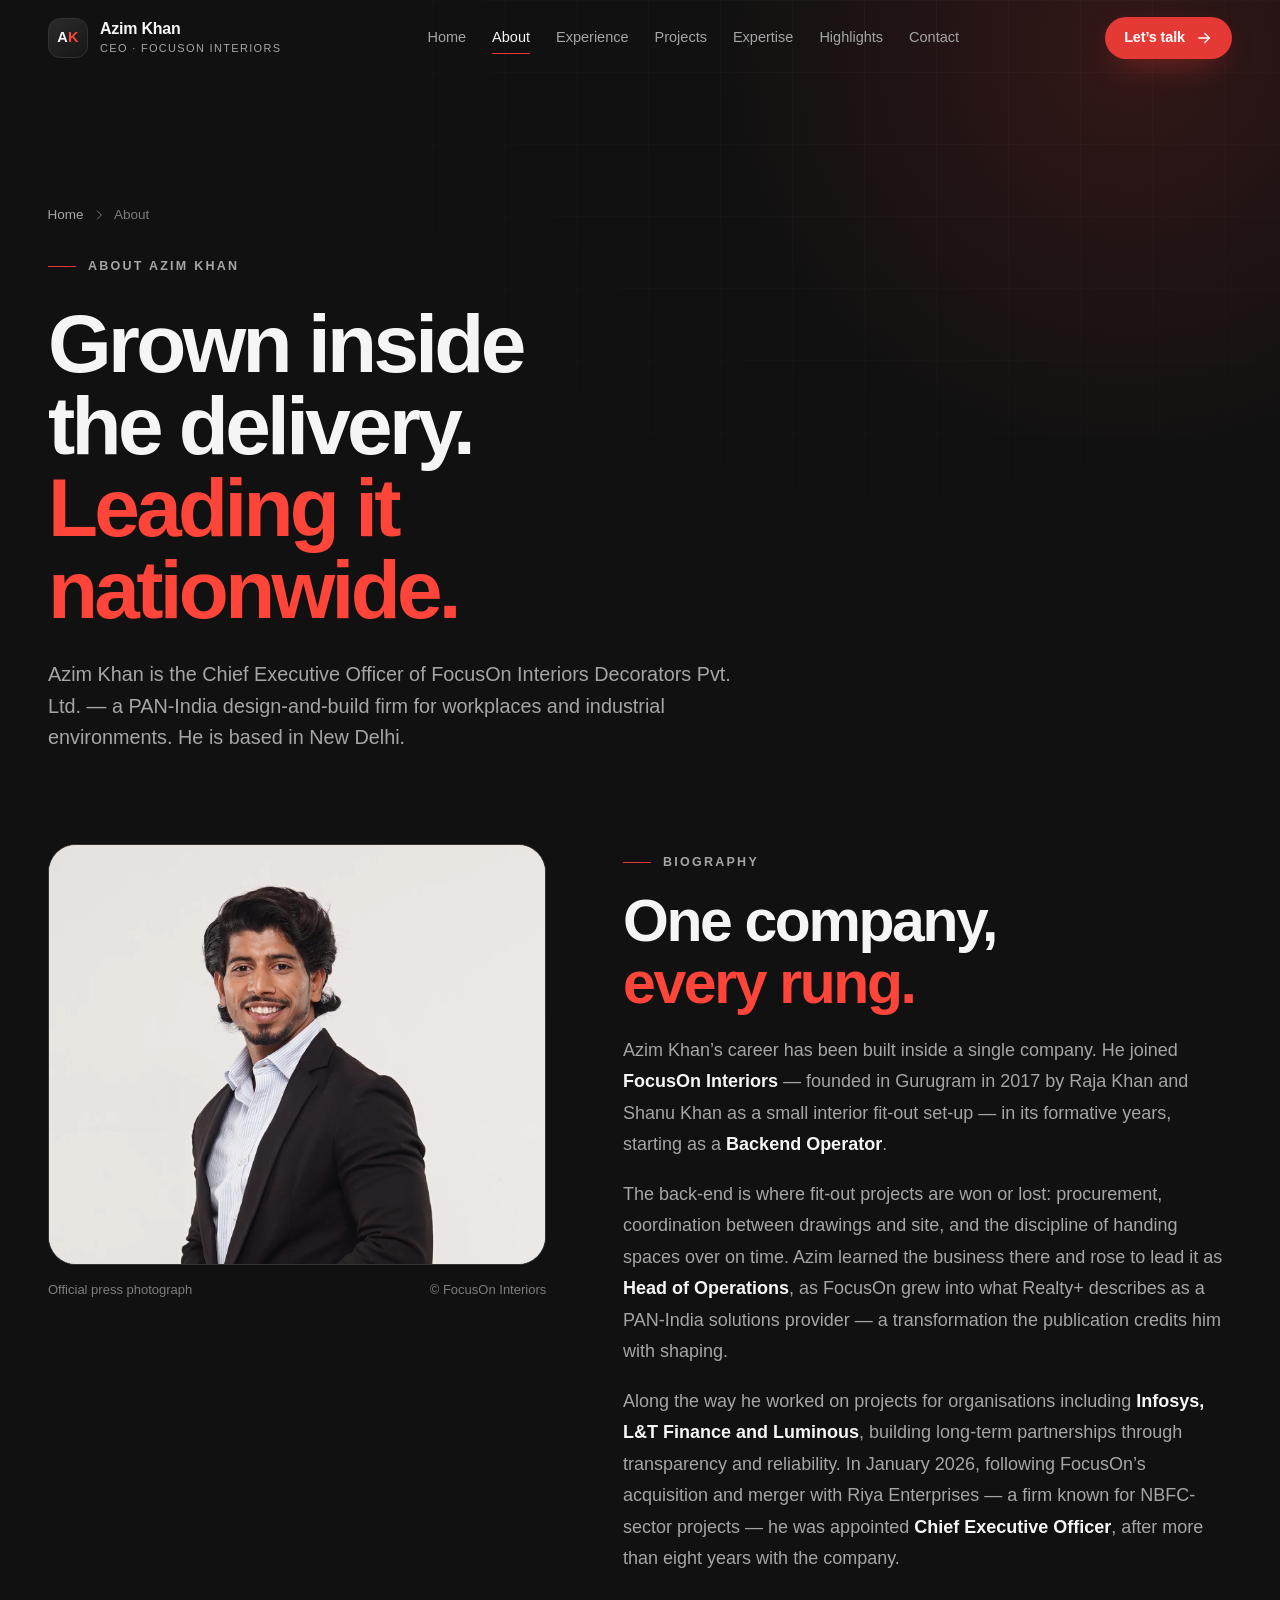
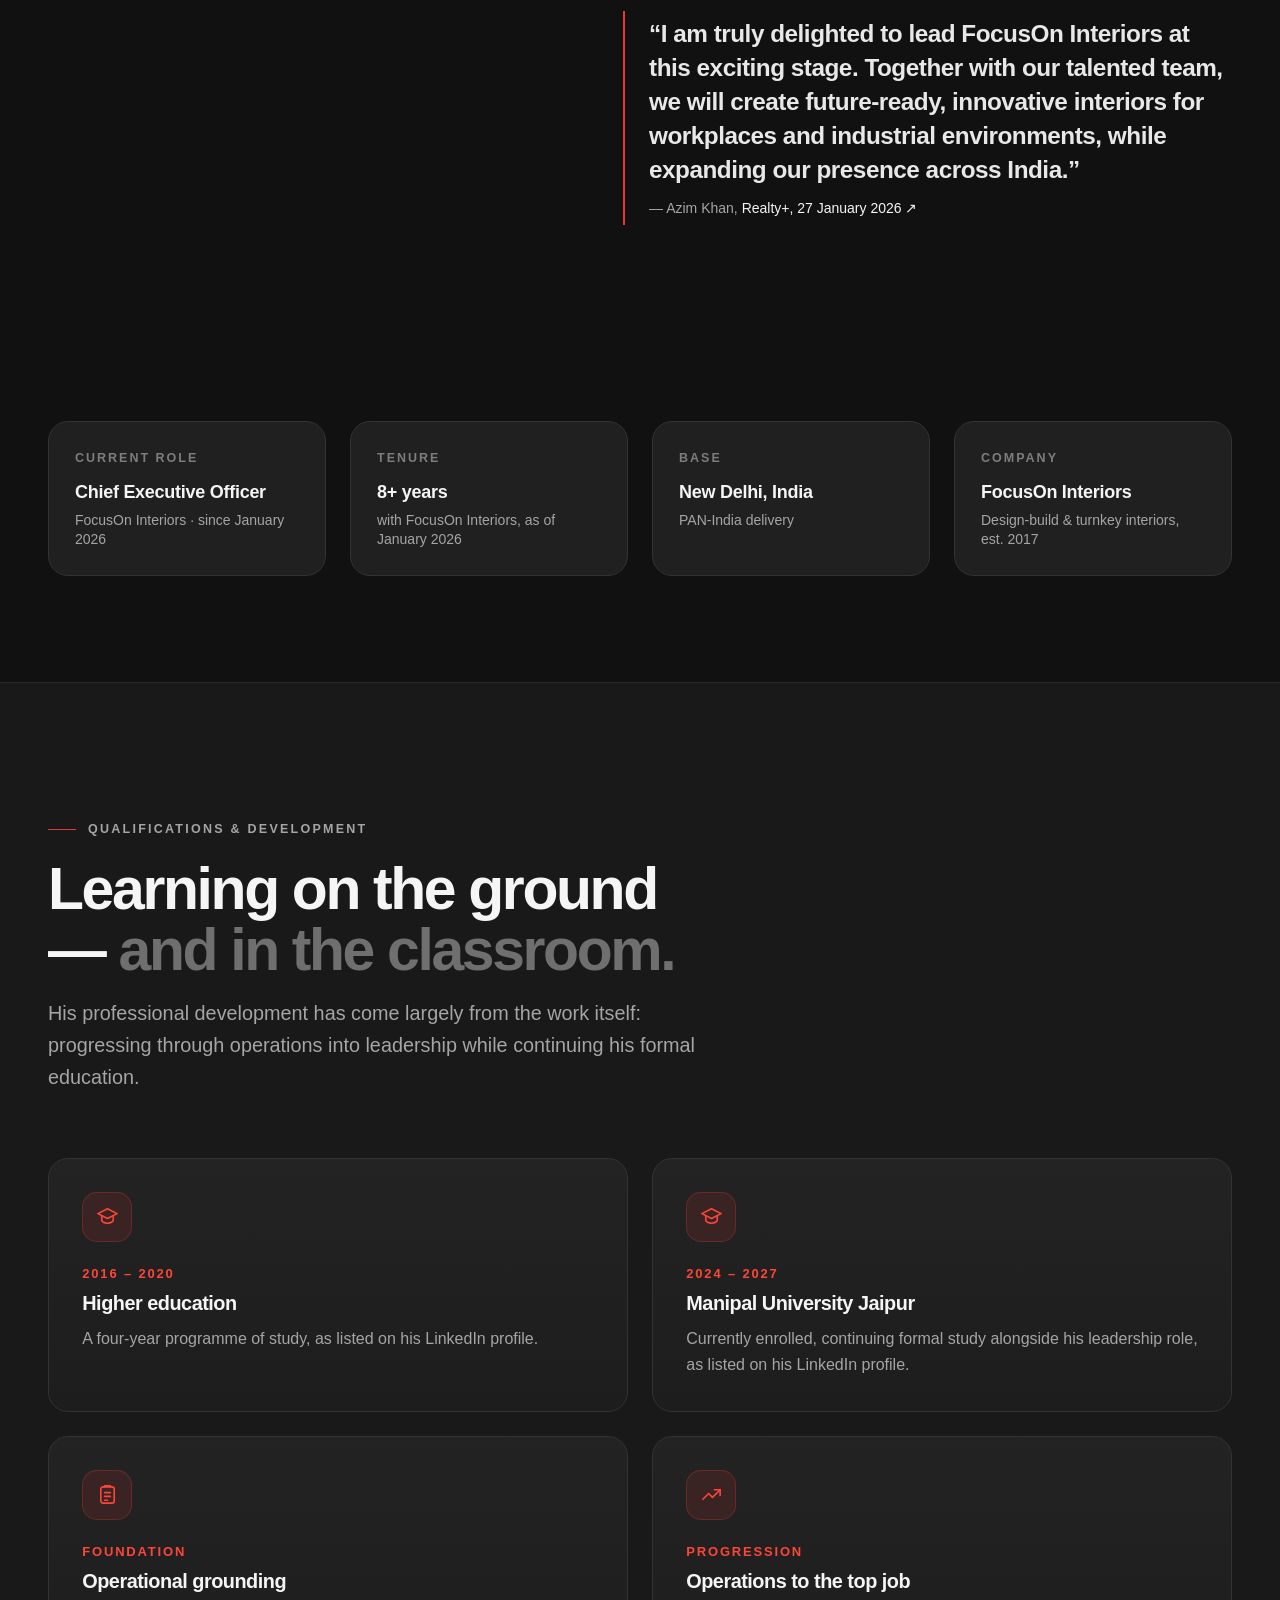
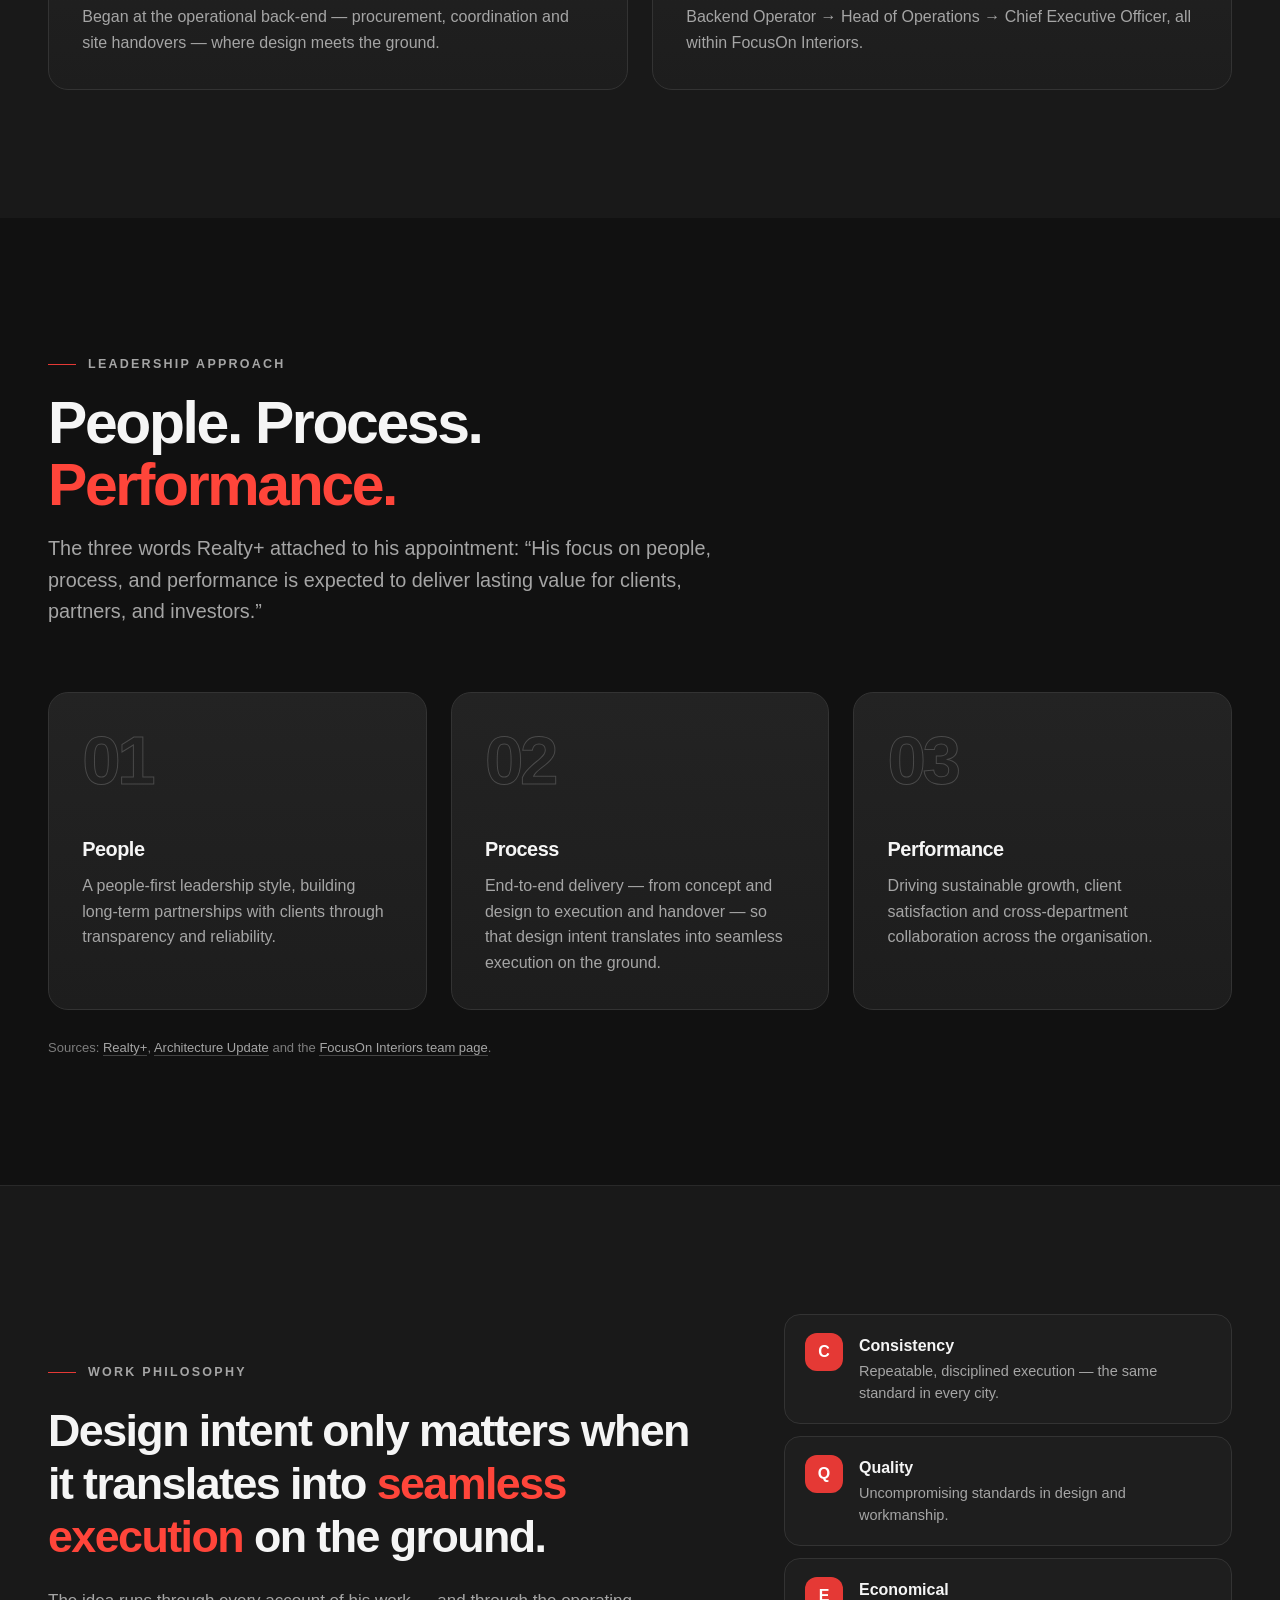
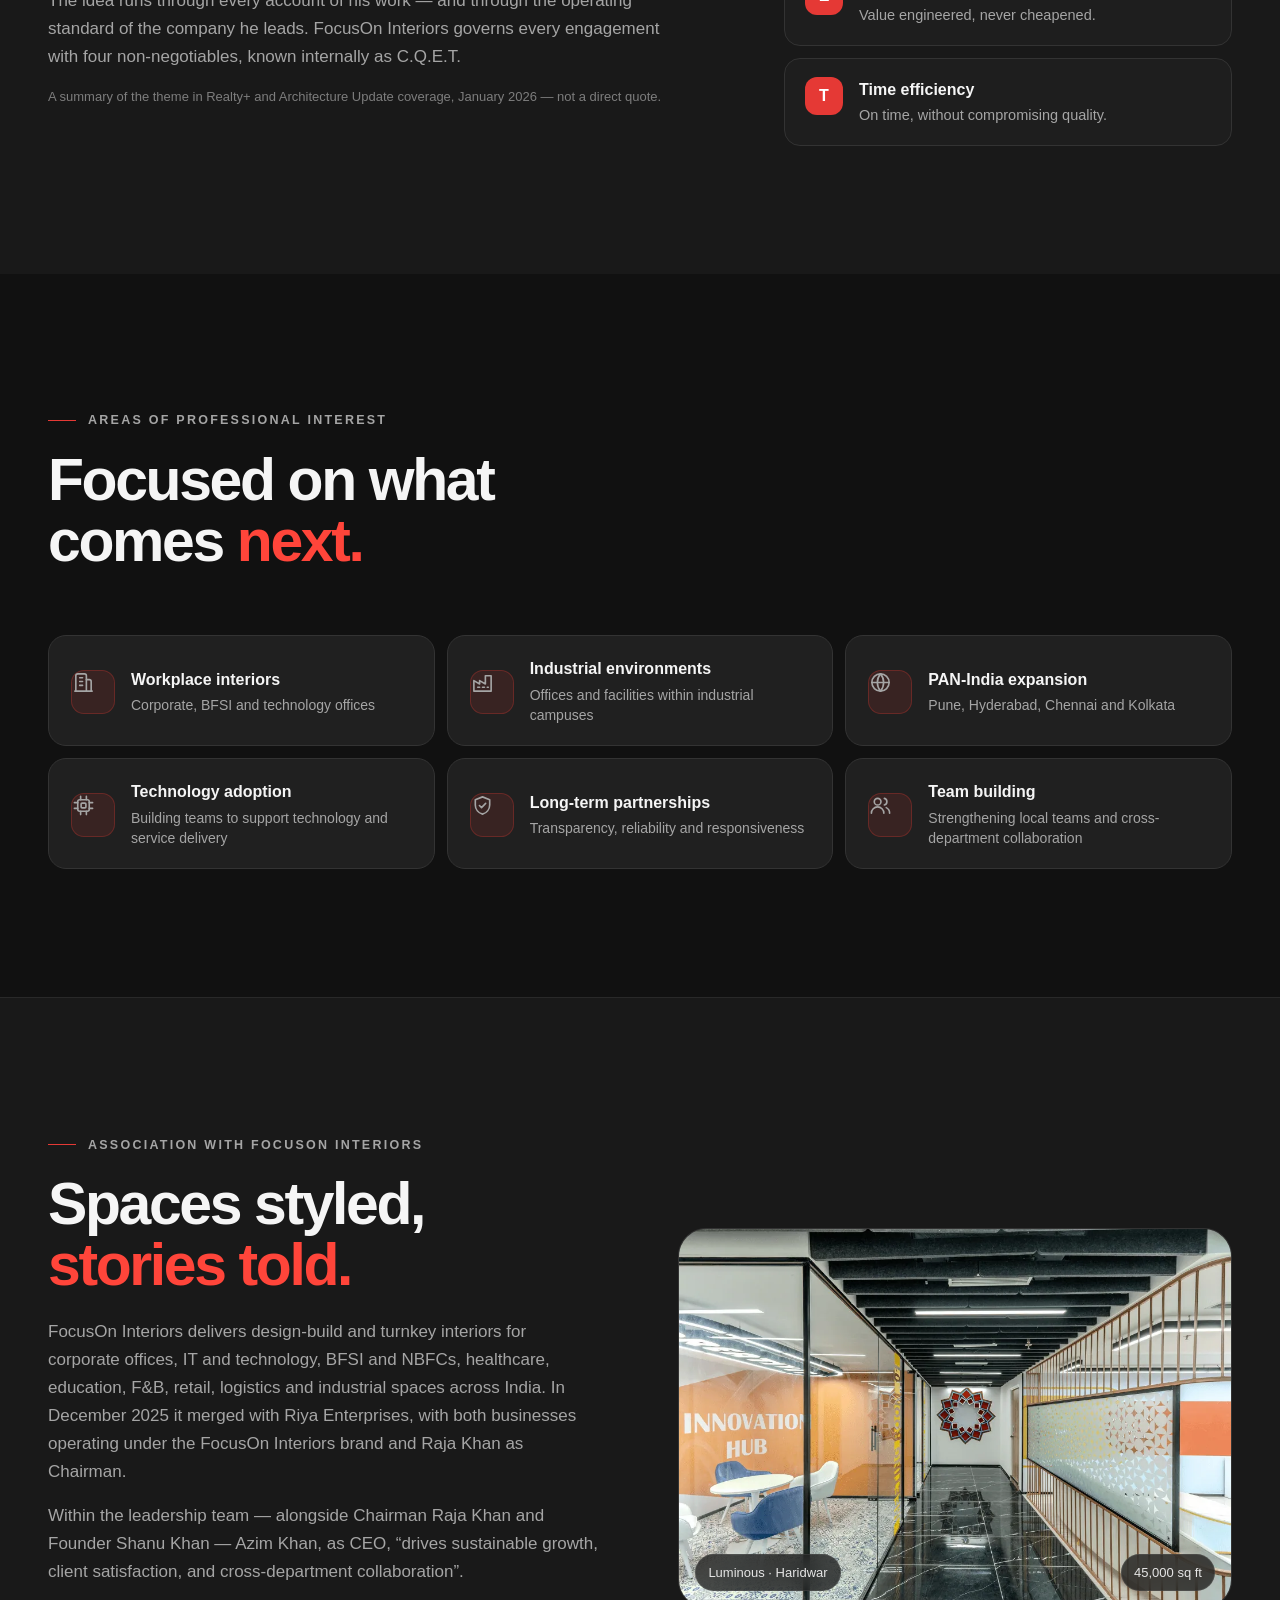
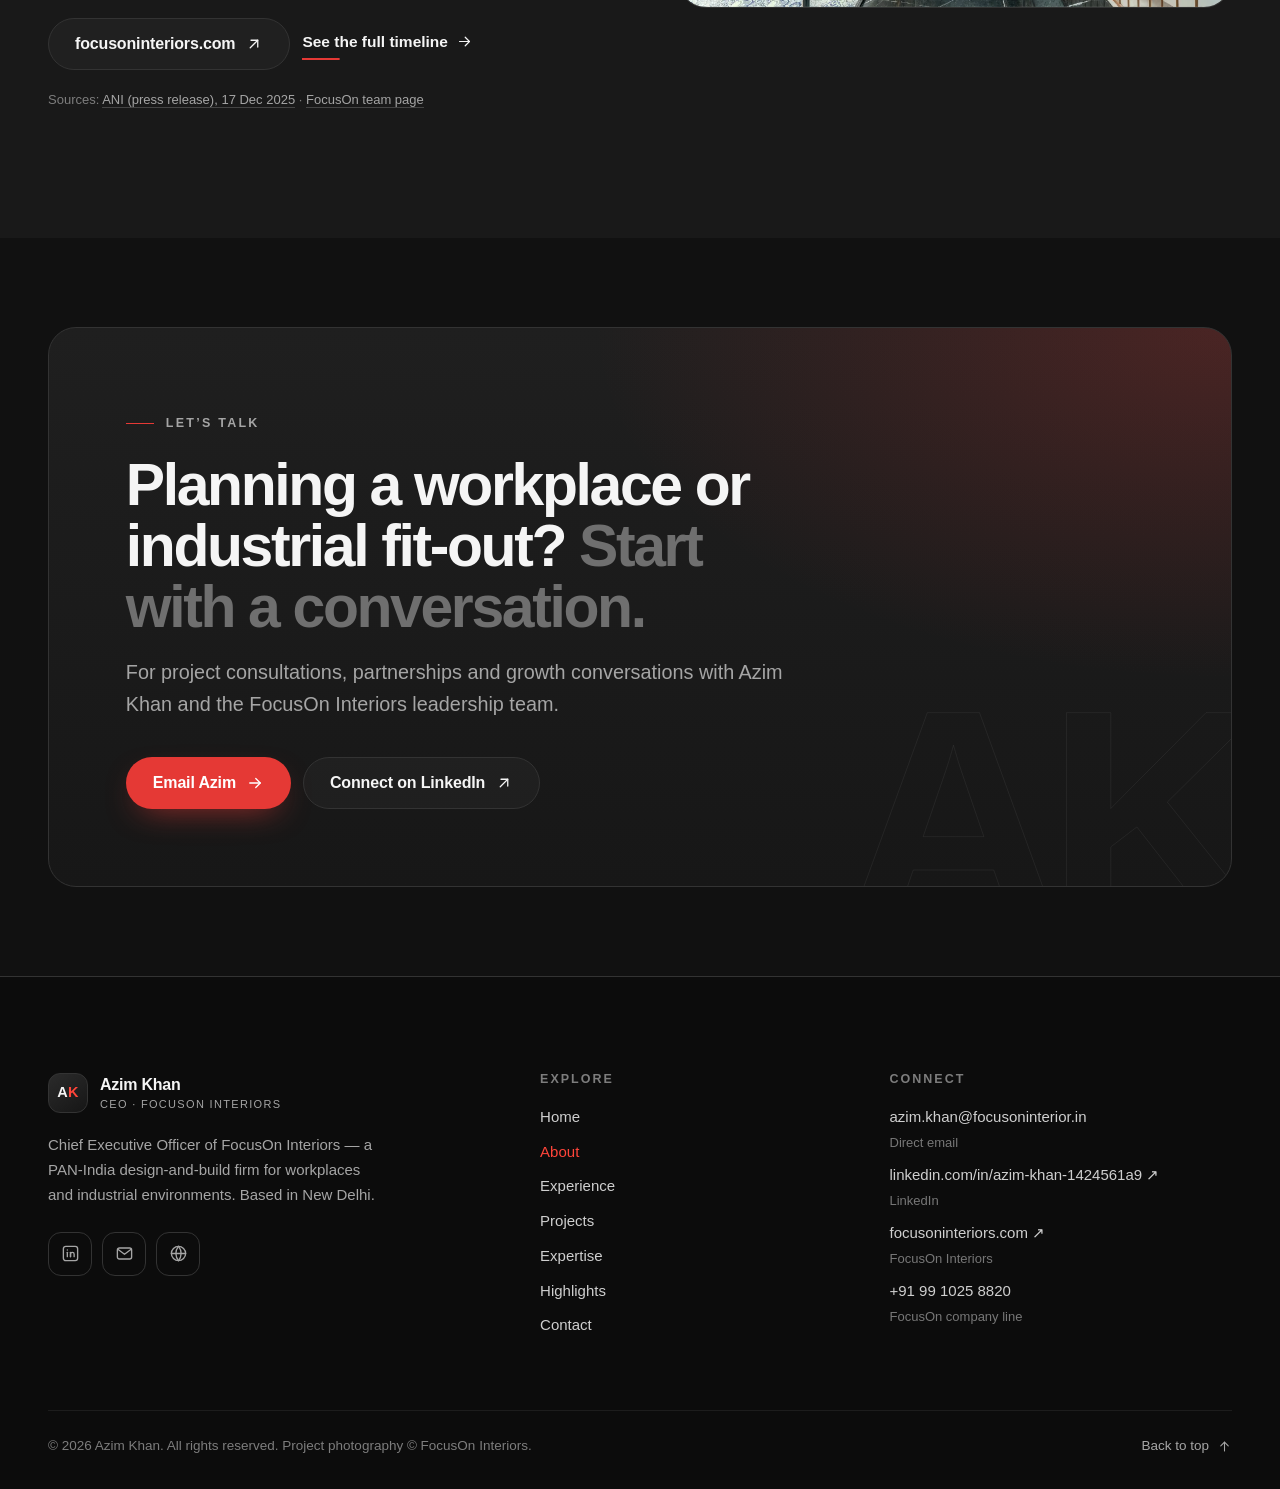
<file: about.html>
<!doctype html>
<html lang="en-IN">
<head>
  <meta charset="utf-8">
  <meta name="viewport" content="width=device-width, initial-scale=1, viewport-fit=cover">
  <title>About Azim Khan — CEO, FocusOn Interiors</title>
  <meta name="description" content="Biography of Azim Khan: from Backend Operator to Head of Operations to Chief Executive Officer of FocusOn Interiors. Leadership approach, education and work philosophy.">
  <meta name="author" content="Azim Khan">
  <meta name="robots" content="index, follow">
  <meta name="theme-color" content="#111111">
  <meta name="color-scheme" content="dark">
  <meta property="og:type" content="profile">
  <meta property="og:site_name" content="Azim Khan">
  <meta property="og:locale" content="en_IN">
  <meta property="og:title" content="About Azim Khan — CEO, FocusOn Interiors">
  <meta property="og:description" content="Biography of Azim Khan: from Backend Operator to Head of Operations to Chief Executive Officer of FocusOn Interiors. Leadership approach, education and work philosophy.">
  <meta property="og:image" content="assets/images/azim-khan-og.jpg">
  <meta property="og:image:width" content="1200">
  <meta property="og:image:height" content="630">
  <meta property="og:image:alt" content="Azim Khan, Chief Executive Officer, FocusOn Interiors">
  <meta name="twitter:card" content="summary_large_image">
  <meta name="twitter:title" content="About Azim Khan — CEO, FocusOn Interiors">
  <meta name="twitter:description" content="Biography of Azim Khan: from Backend Operator to Head of Operations to Chief Executive Officer of FocusOn Interiors. Leadership approach, education and work philosophy.">
  <meta name="twitter:image" content="assets/images/azim-khan-og.jpg">
  <link rel="icon" type="image/svg+xml" href="data:image/svg+xml,%3Csvg xmlns='http://www.w3.org/2000/svg' viewBox='0 0 64 64'%3E%3Crect width='64' height='64' rx='16' fill='%23111111'/%3E%3Crect x='1' y='1' width='62' height='62' rx='15' fill='none' stroke='%23333333' stroke-width='2'/%3E%3Ctext x='32' y='42' text-anchor='middle' font-family='Helvetica,Arial,sans-serif' font-size='25' font-weight='700' fill='%23F5F5F5'%3EA%3Ctspan fill='%23FF453A'%3EK%3C/tspan%3E%3C/text%3E%3C/svg%3E">
  <link rel="apple-touch-icon" href="assets/images/apple-touch-icon.png">
  <script type="application/ld+json">
  {
    "@context": "https://schema.org",
    "@type": "ProfilePage",
    "mainEntity": {
      "@type": "Person",
      "name": "Azim Khan",
      "jobTitle": "Chief Executive Officer",
      "worksFor": { "@type": "Organization", "name": "FocusOn Interiors", "url": "https://focusoninteriors.com/" },
      "address": { "@type": "PostalAddress", "addressLocality": "New Delhi", "addressCountry": "IN" },
      "sameAs": ["https://in.linkedin.com/in/azim-khan-1424561a9"]
    }
  }
  </script>
  <script>document.documentElement.classList.add('js');</script>
  <style>
/* ====== Shared design system (replicated in every page by design) ====== */
/* ==========================================================
   Design tokens — keep identical across every page
   ========================================================== */
:root{
  --bg:#111111; --bg-2:#191919; --card:#202020; --card-2:#262626;
  --red:#E53935; --red-hi:#FF453A; --red-soft:rgba(229,57,53,.12);
  --text:#F5F5F5; --muted:#A5A5A5; --border:#333333; --border-soft:rgba(255,255,255,.07);
  --radius-sm:12px; --radius:20px; --radius-lg:28px;
  --maxw:1240px; --gutter:clamp(20px,5vw,48px); --header-h:76px;
  --ease:cubic-bezier(.22,1,.36,1);
  --font:-apple-system,BlinkMacSystemFont,"SF Pro Display","SF Pro Text","Segoe UI Variable","Segoe UI",Inter,Roboto,"Helvetica Neue",Arial,sans-serif;
}
*,*::before,*::after{box-sizing:border-box}
html{-webkit-text-size-adjust:100%;text-size-adjust:100%;scroll-behavior:smooth;scroll-padding-top:calc(var(--header-h) + 20px);background:var(--bg)}
body{margin:0;min-height:100vh;background:var(--bg);color:var(--text);font-family:var(--font);font-size:17px;line-height:1.65;-webkit-font-smoothing:antialiased;-moz-osx-font-smoothing:grayscale;overflow-x:hidden;text-rendering:optimizeLegibility}
body.menu-open{overflow:hidden}
img{max-width:100%;height:auto;display:block}
a{color:inherit;text-decoration:none}
button{font:inherit;color:inherit}
p{margin:0}
figure,blockquote{margin:0}
ul,ol{margin:0;padding:0;list-style:none}
::selection{background:var(--red);color:#fff}
:focus-visible{outline:2px solid var(--red-hi);outline-offset:3px;border-radius:8px}
.skip-link{position:fixed;left:16px;top:-80px;z-index:400;background:var(--red);color:#fff;padding:12px 18px;border-radius:12px;font-weight:600;transition:top .25s var(--ease)}
.skip-link:focus{top:16px}
.sr-only{position:absolute!important;width:1px;height:1px;padding:0;margin:-1px;overflow:hidden;clip:rect(0,0,0,0);white-space:nowrap;border:0}

/* ---------- layout ---------- */
.container{width:min(100% - 2*var(--gutter),var(--maxw));margin-inline:auto}
.section{position:relative;padding-block:clamp(80px,10vw,140px)}
.section--tight{padding-block:clamp(56px,7vw,96px)}
.section--alt{background:var(--bg-2)}
.section--line{border-top:1px solid var(--border-soft)}
.grid{display:grid;gap:clamp(16px,2vw,24px)}
.grid-2{grid-template-columns:repeat(2,minmax(0,1fr))}
.grid-3{grid-template-columns:repeat(3,minmax(0,1fr))}
.grid-4{grid-template-columns:repeat(4,minmax(0,1fr))}
.split{display:grid;grid-template-columns:minmax(0,1fr) minmax(0,1fr);gap:clamp(40px,6vw,96px);align-items:center}
.stack>*+*{margin-top:18px}

/* ---------- typography ---------- */
h1,h2,h3,h4{margin:0;font-weight:650;letter-spacing:-.025em;line-height:1.08;text-wrap:balance}
.eyebrow{display:inline-flex;align-items:center;gap:12px;font-size:12.5px;font-weight:600;letter-spacing:.18em;text-transform:uppercase;color:var(--muted)}
.eyebrow::before{content:"";width:28px;height:1px;background:var(--red)}
.display{font-size:clamp(48px,8vw,112px);font-weight:700;letter-spacing:-.05em;line-height:.95}
.h1{font-size:clamp(42px,6.4vw,88px);font-weight:700;letter-spacing:-.045em;line-height:1}
.h2{font-size:clamp(34px,4.6vw,60px);letter-spacing:-.04em;line-height:1.04}
.h3{font-size:clamp(21px,1.9vw,25px);letter-spacing:-.02em;line-height:1.2}
.lead{font-size:clamp(18px,1.55vw,21px);line-height:1.6;color:var(--muted);max-width:62ch}
.body-copy{color:var(--muted);max-width:66ch}
.body-copy strong,.lead strong{color:var(--text);font-weight:600}
.accent{color:var(--red-hi)}
.dim{color:#6f6f6f}
.grad{background:linear-gradient(180deg,#ffffff 0%,#b9b9b9 100%);-webkit-background-clip:text;background-clip:text;color:transparent}
.grad-red{background:linear-gradient(100deg,#ff6b5f 0%,#e53935 60%,#b72b28 100%);-webkit-background-clip:text;background-clip:text;color:transparent}
.section-head{display:flex;align-items:flex-end;justify-content:space-between;gap:32px;margin-bottom:clamp(40px,5vw,64px)}
.section-head>div{max-width:760px}
.section-head .h2{margin-top:18px}
.section-head .lead{margin-top:18px}
.source{font-size:13px;color:#7d7d7d;line-height:1.5}
.source a{color:var(--muted);border-bottom:1px solid #444;transition:color .2s,border-color .2s}
.source a:hover{color:var(--text);border-color:var(--red)}

/* ---------- buttons & links ---------- */
.btn-row{display:flex;flex-wrap:wrap;gap:12px;align-items:center}
.btn{position:relative;display:inline-flex;align-items:center;justify-content:center;gap:10px;min-height:52px;padding:0 26px;border-radius:999px;border:1px solid transparent;font-size:16px;font-weight:600;letter-spacing:-.01em;cursor:pointer;white-space:nowrap;transition:transform .4s var(--ease),background-color .3s,border-color .3s,box-shadow .4s var(--ease),color .3s}
.btn svg{width:18px;height:18px;flex:none;transition:transform .4s var(--ease)}
.btn:hover svg{transform:translateX(3px)}
.btn--primary{background:var(--red);color:#fff;box-shadow:0 12px 32px -14px rgba(229,57,53,.75)}
.btn--primary:hover{background:var(--red-hi);transform:translateY(-2px);box-shadow:0 20px 44px -16px rgba(255,69,58,.75)}
.btn--ghost{background:rgba(255,255,255,.03);border-color:var(--border);color:var(--text)}
.btn--ghost:hover{background:rgba(255,255,255,.07);border-color:#555;transform:translateY(-2px)}
.btn--sm{min-height:42px;padding:0 18px;font-size:14.5px}
.link-arrow{position:relative;display:inline-flex;align-items:center;gap:8px;font-weight:600;font-size:15.5px;color:var(--text);padding-bottom:5px}
.link-arrow svg{width:17px;height:17px;transition:transform .4s var(--ease)}
.link-arrow::after{content:"";position:absolute;left:0;right:0;bottom:0;height:1.5px;background:var(--red);transform:scaleX(.22);transform-origin:left;transition:transform .5s var(--ease)}
.link-arrow:hover::after,.link-arrow:focus-visible::after{transform:scaleX(1)}
.link-arrow:hover svg{transform:translateX(3px)}
.text-link{color:var(--text);background:linear-gradient(var(--red),var(--red)) 0 100%/0 1.5px no-repeat;transition:background-size .45s var(--ease)}
.text-link:hover{background-size:100% 1.5px}

/* ---------- chips & icons ---------- */
.chip{display:inline-flex;align-items:center;gap:8px;padding:7px 14px;border-radius:999px;border:1px solid var(--border);background:rgba(255,255,255,.03);font-size:13.5px;color:#d6d6d6;line-height:1.3}
.chip--red{border-color:rgba(229,57,53,.4);background:var(--red-soft);color:#ffb3ad}
.chip-row{display:flex;flex-wrap:wrap;gap:8px}
.icon{width:50px;height:50px;flex:none;border-radius:15px;display:grid;place-items:center;background:var(--red-soft);border:1px solid rgba(229,57,53,.28);color:var(--red-hi);transition:transform .5s var(--ease),background-color .3s}
.icon svg{width:23px;height:23px}

/* ---------- cards ---------- */
.card{position:relative;overflow:hidden;background:linear-gradient(180deg,#232323 0%,#1d1d1d 100%);border:1px solid var(--border);border-radius:var(--radius);padding:clamp(24px,2.6vw,34px);transition:transform .55s var(--ease),border-color .4s,box-shadow .55s var(--ease)}
.card::before{content:"";position:absolute;inset:0 0 auto 0;height:1px;background:linear-gradient(90deg,transparent,rgba(255,69,58,.75),transparent);opacity:0;transition:opacity .45s}
.card:hover{transform:translateY(-4px);border-color:#474747;box-shadow:0 30px 60px -34px rgba(0,0,0,.9)}
.card:hover::before{opacity:1}
.card:hover .icon{transform:translateY(-2px) scale(1.04);background:rgba(229,57,53,.18)}
.card h3{margin-top:22px}
.card p{margin-top:12px;color:var(--muted);font-size:16px;line-height:1.6}
.card .num{font-size:13px;font-weight:600;letter-spacing:.14em;color:#7a7a7a}
.card--flat:hover{transform:none}
.quote-card{display:flex;flex-direction:column;gap:22px}
.quote-card blockquote{margin:0;font-size:clamp(18px,1.5vw,20px);line-height:1.55;color:#e9e9e9;letter-spacing:-.01em}
.quote-card .q-icon{width:34px;height:34px;color:var(--red-hi)}
.quote-card figcaption{margin-top:auto;padding-top:18px;border-top:1px solid var(--border-soft);display:flex;flex-direction:column;gap:3px;font-size:14.5px}
.quote-card figcaption strong{font-weight:600;color:var(--text)}
.quote-card figcaption span{color:var(--muted)}
.quote-card figure{margin:0}

/* ---------- media frames ---------- */
.frame{position:relative;overflow:hidden;border-radius:var(--radius-lg);border:1px solid var(--border);background:#1a1a1a}
.frame img{width:100%;height:100%;object-fit:cover;transition:transform 1.4s var(--ease)}
.frame:hover img{transform:scale(1.04)}
.frame figcaption,.frame .caption{position:absolute;left:16px;bottom:16px;right:16px;display:flex;justify-content:space-between;gap:12px;font-size:13px;color:#e6e6e6}
.frame .caption span{background:rgba(17,17,17,.72);backdrop-filter:blur(10px);-webkit-backdrop-filter:blur(10px);border:1px solid rgba(255,255,255,.08);padding:7px 12px;border-radius:999px}
.img-missing{display:grid;place-items:center;background:repeating-linear-gradient(135deg,#1c1c1c 0 12px,#202020 12px 24px)}
.img-missing img{opacity:0}
.img-missing::after{content:attr(data-fallback);position:absolute;inset:auto 0 50% 0;transform:translateY(50%);text-align:center;font-size:13px;color:#777;padding:0 16px}

/* ---------- project card (shared) ---------- */
.project-card{position:relative;display:flex;flex-direction:column;background:var(--card);border:1px solid var(--border);border-radius:var(--radius);overflow:hidden;transition:transform .6s var(--ease),border-color .4s,box-shadow .6s var(--ease)}
.project-card:hover{transform:translateY(-5px);border-color:#4a4a4a;box-shadow:0 36px 70px -40px rgba(0,0,0,.95)}
.project-media{position:relative;aspect-ratio:4/3;overflow:hidden;background:#1a1a1a}
.project-media img{width:100%;height:100%;object-fit:cover;transition:transform 1.3s var(--ease)}
.project-card:hover .project-media img{transform:scale(1.07)}
.project-media::after{content:"";position:absolute;inset:0;background:linear-gradient(180deg,rgba(0,0,0,0) 55%,rgba(0,0,0,.55) 100%);pointer-events:none}
.project-tag{position:absolute;z-index:2;left:16px;top:16px;padding:6px 12px;border-radius:999px;font-size:12px;font-weight:600;letter-spacing:.06em;text-transform:uppercase;background:rgba(17,17,17,.72);border:1px solid rgba(255,255,255,.1);backdrop-filter:blur(10px);-webkit-backdrop-filter:blur(10px)}
.project-area{position:absolute;z-index:2;right:16px;bottom:14px;font-size:13px;font-weight:600;color:#fff}
.project-body{display:flex;flex-direction:column;gap:10px;flex:1;padding:24px 26px 26px}
.project-body h3{font-size:clamp(20px,1.7vw,23px)}
.project-meta{display:flex;flex-wrap:wrap;gap:4px 14px;font-size:14px;color:var(--muted)}
.project-meta span{display:inline-flex;align-items:center;gap:6px}
.project-meta svg{width:15px;height:15px;color:#7d7d7d}
.project-body p{color:var(--muted);font-size:15.5px;line-height:1.6}
.project-body .link-arrow{margin-top:auto;padding-top:10px;align-self:flex-start}
.project-link::before{content:"";position:absolute;inset:0;z-index:3}

/* ---------- header ---------- */
.site-header{position:fixed;inset:0 0 auto 0;z-index:100;height:var(--header-h);border-bottom:1px solid transparent;transition:background-color .45s var(--ease),border-color .45s,backdrop-filter .45s}
.site-header.is-scrolled,.menu-open .site-header{background:rgba(17,17,17,.8);-webkit-backdrop-filter:saturate(170%) blur(18px);backdrop-filter:saturate(170%) blur(18px);border-bottom-color:var(--border-soft)}
.header-inner{height:100%;display:flex;align-items:center;justify-content:space-between;gap:24px}
.brand{display:inline-flex;align-items:center;gap:12px;flex:none;border-radius:12px}
.brand-mark{width:40px;height:40px;border-radius:12px;display:flex;align-items:center;justify-content:center;background:linear-gradient(145deg,#2b2b2b,#161616);border:1px solid var(--border);font-weight:700;font-size:14.5px;letter-spacing:.02em;transition:border-color .3s,transform .5s var(--ease)}
.brand-mark span{color:var(--red-hi)}
.brand:hover .brand-mark{border-color:var(--red);transform:rotate(-4deg)}
.brand-text{display:flex;flex-direction:column;line-height:1.15}
.brand-text strong{font-size:16px;font-weight:650;letter-spacing:-.015em}
.brand-text small{font-size:11px;color:var(--muted);letter-spacing:.12em;text-transform:uppercase;margin-top:3px}
.nav{display:flex;align-items:center;gap:2px}
.nav a{position:relative;padding:10px 12px;border-radius:10px;font-size:14.5px;font-weight:500;color:var(--muted);transition:color .25s}
.nav a::after{content:"";position:absolute;left:12px;right:12px;bottom:5px;height:1.5px;border-radius:2px;background:var(--red);transform:scaleX(0);transform-origin:left;transition:transform .45s var(--ease)}
.nav a:hover,.nav a[aria-current="page"]{color:var(--text)}
.nav a:hover::after,.nav a:focus-visible::after,.nav a[aria-current="page"]::after{transform:scaleX(1)}
.header-actions{display:flex;align-items:center;gap:10px}
.menu-toggle{display:none;position:relative;width:46px;height:46px;border-radius:13px;border:1px solid var(--border);background:rgba(255,255,255,.04);cursor:pointer;transition:border-color .3s,background-color .3s}
.menu-toggle:hover{border-color:#555}
.menu-toggle span{position:absolute;left:13px;right:13px;height:1.7px;border-radius:2px;background:var(--text);transition:transform .5s var(--ease),top .5s var(--ease),width .5s var(--ease)}
.menu-toggle span:nth-child(1){top:18px}
.menu-toggle span:nth-child(2){top:26px;right:19px}
.menu-toggle[aria-expanded="true"] span:nth-child(1){top:22px;transform:rotate(45deg)}
.menu-toggle[aria-expanded="true"] span:nth-child(2){top:22px;right:13px;transform:rotate(-45deg)}
.mobile-menu{position:fixed;inset:0;z-index:99;display:flex;flex-direction:column;justify-content:space-between;gap:32px;padding:calc(var(--header-h) + 24px) var(--gutter) max(32px,env(safe-area-inset-bottom));background:rgba(13,13,13,.97);-webkit-backdrop-filter:blur(22px);backdrop-filter:blur(22px);overflow-y:auto;opacity:0;visibility:hidden;transition:opacity .45s var(--ease),visibility 0s linear .45s}
.mobile-menu.is-open{opacity:1;visibility:visible;transition:opacity .45s var(--ease),visibility 0s}
.mobile-menu nav a{display:flex;align-items:baseline;justify-content:space-between;gap:16px;padding:14px 4px;border-bottom:1px solid var(--border);font-size:clamp(28px,7.4vw,42px);font-weight:650;letter-spacing:-.035em;line-height:1.15;opacity:0;transform:translateY(18px);transition:opacity .5s var(--ease),transform .6s var(--ease),color .25s;transition-delay:calc(var(--i,0)*45ms)}
.mobile-menu nav a small{font-size:13px;font-weight:500;letter-spacing:.08em;color:#6d6d6d}
.mobile-menu nav a:hover,.mobile-menu nav a[aria-current="page"]{color:var(--red-hi)}
.mobile-menu.is-open nav a{opacity:1;transform:none}
.mobile-menu-foot{display:flex;flex-direction:column;gap:14px;font-size:15px;color:var(--muted)}
.mobile-menu-foot a{color:var(--text)}

/* ---------- page hero (inner pages) ---------- */
.page-hero{position:relative;overflow:hidden;padding-top:calc(var(--header-h) + clamp(64px,10vw,132px));padding-bottom:clamp(56px,7vw,100px)}
.page-hero::before{content:"";position:absolute;width:820px;height:820px;right:-260px;top:-360px;border-radius:50%;background:radial-gradient(closest-side,rgba(229,57,53,.16),rgba(229,57,53,0));pointer-events:none}
.page-hero::after{content:"";position:absolute;inset:0;background-image:linear-gradient(rgba(255,255,255,.028) 1px,transparent 1px),linear-gradient(90deg,rgba(255,255,255,.028) 1px,transparent 1px);background-size:72px 72px;-webkit-mask-image:radial-gradient(ellipse at 70% 0%,#000 0%,transparent 65%);mask-image:radial-gradient(ellipse at 70% 0%,#000 0%,transparent 65%);pointer-events:none}
.page-hero .container{position:relative;z-index:1}
.page-hero .h1{margin-top:26px;max-width:16ch}
.page-hero .lead{margin-top:28px}
.crumbs{display:flex;flex-wrap:wrap;align-items:center;gap:8px;font-size:13.5px;color:#7d7d7d;margin-bottom:22px}
.crumbs a{color:var(--muted);transition:color .2s}
.crumbs a:hover{color:var(--text)}
.crumbs svg{width:14px;height:14px}

/* ---------- reveal system ---------- */
.reveal-line{display:block;overflow:hidden;padding-bottom:.06em;margin-bottom:-.06em}
.reveal-line>span{display:block}
.js .reveal-line>span{transform:translateY(108%);transition:transform 1.15s var(--ease);transition-delay:var(--d,0s);animation:failsafe-show 0s linear 6s forwards}
.js .hero-fade{opacity:0;transform:translateY(18px);transition:opacity 1s var(--ease),transform 1s var(--ease);transition-delay:var(--d,0s);animation:failsafe-show 0s linear 6s forwards}
.is-ready .reveal-line>span,.is-ready .hero-fade{transform:none;opacity:1}
.js [data-reveal]{opacity:0;transform:translateY(30px);transition:opacity .95s var(--ease),transform .95s var(--ease);transition-delay:var(--d,0s)}
.js [data-reveal="fade"]{transform:none}
.js [data-reveal="scale"]{transform:scale(.96)}
.js [data-reveal].is-in{opacity:1;transform:none}
@keyframes failsafe-show{to{opacity:1;transform:none}}

/* ---------- CTA band ---------- */
.cta-card{position:relative;overflow:hidden;border-radius:var(--radius-lg);border:1px solid var(--border);background:radial-gradient(120% 140% at 100% 0%,rgba(229,57,53,.22) 0%,rgba(229,57,53,0) 45%),linear-gradient(180deg,#1f1f1f,#171717);padding:clamp(36px,6vw,80px)}
.cta-card::after{content:"AK";position:absolute;right:-.06em;bottom:-.28em;font-size:clamp(160px,24vw,340px);font-weight:800;letter-spacing:-.06em;line-height:1;color:transparent;-webkit-text-stroke:1px rgba(255,255,255,.06);pointer-events:none}
.cta-card>*{position:relative;z-index:1}
.cta-card .h2{margin-top:20px;max-width:21ch;hyphens:manual}
.cta-card .lead{margin-top:20px}
.cta-card .btn-row{margin-top:36px}

/* ---------- footer ---------- */
.site-footer{position:relative;border-top:1px solid var(--border);background:#0c0c0c;padding:clamp(64px,8vw,96px) 0 32px;font-size:15px}
.footer-top{display:grid;grid-template-columns:1.5fr 1fr 1.2fr;gap:clamp(32px,5vw,72px)}
.footer-brand p{margin-top:20px;color:var(--muted);max-width:40ch;line-height:1.65}
.footer-social{display:flex;gap:10px;margin-top:24px}
.footer-social a{width:44px;height:44px;border-radius:13px;display:grid;place-items:center;border:1px solid var(--border);color:var(--muted);transition:color .25s,border-color .25s,transform .4s var(--ease)}
.footer-social a:hover{color:var(--text);border-color:var(--red);transform:translateY(-2px)}
.footer-social svg{width:19px;height:19px}
.footer-col h2{font-size:12.5px;font-weight:600;letter-spacing:.16em;text-transform:uppercase;color:#7d7d7d;margin-bottom:18px}
.footer-col li+li{margin-top:10px}
.footer-col a{color:#cfcfcf;transition:color .2s}
.footer-col a:hover,.footer-col a[aria-current="page"]{color:var(--text)}
.footer-col a[aria-current="page"]{color:var(--red-hi)}
.footer-col .small{display:block;font-size:13px;color:#777;margin-top:2px}
.footer-bottom{margin-top:clamp(48px,6vw,72px);padding-top:24px;border-top:1px solid var(--border-soft);display:flex;flex-wrap:wrap;justify-content:space-between;align-items:center;gap:12px 24px;font-size:13.5px;color:#7d7d7d}
.to-top{display:inline-flex;align-items:center;gap:8px;color:var(--muted);transition:color .2s}
.to-top:hover{color:var(--text)}
.to-top svg{width:15px;height:15px;transform:rotate(-90deg)}

/* ---------- toast ---------- */
.toast{position:fixed;left:50%;bottom:max(24px,env(safe-area-inset-bottom));z-index:250;transform:translate(-50%,20px);opacity:0;pointer-events:none;background:#262626;border:1px solid #3d3d3d;color:var(--text);padding:12px 18px;border-radius:999px;font-size:14.5px;display:flex;align-items:center;gap:10px;box-shadow:0 20px 40px -20px #000;transition:opacity .35s var(--ease),transform .45s var(--ease)}
.toast svg{width:17px;height:17px;color:#57d18a}
.toast.is-show{opacity:1;transform:translate(-50%,0)}

/* ---------- responsive (shared) ---------- */
@media (max-width:1120px){
  .nav,.header-cta{display:none}
  .menu-toggle{display:block}
}
@media (max-width:1024px){
  .grid-4{grid-template-columns:repeat(2,minmax(0,1fr))}
  .grid-3{grid-template-columns:repeat(2,minmax(0,1fr))}
  .footer-top{grid-template-columns:1fr 1fr}
  .footer-brand{grid-column:1/-1}
}
@media (max-width:860px){
  .split{grid-template-columns:1fr}
  .section-head{flex-direction:column;align-items:flex-start}
}
@media (max-width:640px){
  body{font-size:16px}
  .grid-2,.grid-3,.grid-4{grid-template-columns:1fr}
  .btn{width:100%}
  .btn-row{flex-direction:column;align-items:stretch}
  .footer-top{grid-template-columns:1fr}
  .brand-text small{display:none}
  :root{--header-h:68px}
}
@media (max-width:360px){
  .brand-text strong{font-size:15px}
  .display{font-size:44px}
}
@media (hover:none){
  .card:hover,.project-card:hover{transform:none}
}
@media (prefers-reduced-motion:reduce){
  html{scroll-behavior:auto}
  *,*::before,*::after{animation-duration:.001ms!important;animation-iteration-count:1!important;transition-duration:.001ms!important;transition-delay:0s!important}
  .js [data-reveal],.js .reveal-line>span,.js .hero-fade{opacity:1;transform:none}
}
@media print{
  .site-header,.mobile-menu,.cta-section,.toast{display:none!important}
  body{background:#fff;color:#000}
}

/* ====== Page-specific styles ====== */
.bio{display:grid;grid-template-columns:minmax(0,.9fr) minmax(0,1.1fr);gap:clamp(40px,6vw,96px);align-items:start}
.bio-portrait{position:sticky;top:calc(var(--header-h) + 32px)}
.bio-portrait .frame{aspect-ratio:1400/1185;background:#eceae6}
.bio-portrait .frame img{object-position:center top}
.bio-portrait .meta{display:flex;justify-content:space-between;gap:12px;margin-top:14px;font-size:13px;color:#7d7d7d}
.bio-text .h2{margin-top:18px}
.bio-text .body-copy{margin-top:22px;font-size:18px;line-height:1.75}
.bio-text .body-copy+.body-copy{margin-top:18px}
.bio-text .pull{margin:36px 0 0;padding:6px 0 6px 24px;border-left:2px solid var(--red);font-size:clamp(20px,1.9vw,25px);font-weight:600;letter-spacing:-.02em;line-height:1.4;color:#e8e8e8}
.bio-text .pull cite{display:block;margin-top:12px;font-size:14px;font-style:normal;font-weight:500;letter-spacing:0;color:var(--muted)}
.facts{display:grid;grid-template-columns:repeat(4,minmax(0,1fr));gap:clamp(16px,2vw,24px)}
.fact{padding:26px;border-radius:var(--radius);border:1px solid var(--border);background:var(--card)}
.fact dt{font-size:12.5px;font-weight:600;letter-spacing:.16em;text-transform:uppercase;color:#7d7d7d}
.fact dd{margin:12px 0 0;font-size:18px;font-weight:600;letter-spacing:-.015em;line-height:1.35}
.fact dd span{display:block;margin-top:6px;font-size:14px;font-weight:400;letter-spacing:0;color:var(--muted)}
.ppp{display:grid;grid-template-columns:repeat(3,minmax(0,1fr));gap:clamp(16px,2vw,24px)}
.ppp .card{min-height:300px;display:flex;flex-direction:column}
.ppp .big{font-size:clamp(52px,5.4vw,76px);font-weight:700;letter-spacing:-.05em;line-height:1;color:transparent;-webkit-text-stroke:1px #4a4a4a;transition:-webkit-text-stroke-color .4s}
.ppp .card:hover .big{-webkit-text-stroke-color:var(--red)}
.ppp h3{margin-top:44px}
.philosophy{display:grid;grid-template-columns:minmax(0,1.2fr) minmax(0,.8fr);gap:clamp(32px,5vw,72px);align-items:center}
.big-quote{margin:0;font-size:clamp(28px,3.5vw,46px);font-weight:650;letter-spacing:-.035em;line-height:1.18}
.big-quote .mark{color:var(--red-hi)}
.big-quote+p{margin-top:24px}
.cqet-list{display:grid;gap:12px}
.cqet-list li{display:flex;gap:16px;align-items:flex-start;padding:18px 20px;border-radius:16px;border:1px solid var(--border);background:rgba(255,255,255,.02)}
.cqet-list b{flex:none;width:38px;height:38px;border-radius:12px;display:grid;place-items:center;background:var(--red);color:#fff;font-size:16px}
.cqet-list strong{display:block;font-size:16px}
.cqet-list span{display:block;font-size:14.5px;color:var(--muted);margin-top:2px;line-height:1.5}
.interest-grid{display:grid;grid-template-columns:repeat(3,minmax(0,1fr));gap:12px}
.interest{display:flex;align-items:center;gap:16px;padding:20px 22px;border-radius:18px;border:1px solid var(--border);background:var(--card);transition:border-color .3s,transform .5s var(--ease)}
.interest:hover{border-color:#4a4a4a;transform:translateY(-3px)}
.interest .icon{width:44px;height:44px;border-radius:13px}
.interest strong{display:block;font-size:16px;font-weight:600}
.interest span{display:block;font-size:14px;color:var(--muted);margin-top:2px;line-height:1.45}
.edu{display:grid;grid-template-columns:repeat(2,minmax(0,1fr));gap:clamp(16px,2vw,24px)}
.edu .card h3{margin-top:18px}
.edu .when{font-size:13px;font-weight:600;letter-spacing:.14em;text-transform:uppercase;color:var(--red-hi);margin-top:22px}
.edu .when+h3{margin-top:8px}
.fo-split .frame{aspect-ratio:16/11}
@media (max-width:1024px){.facts{grid-template-columns:repeat(2,minmax(0,1fr))}.interest-grid{grid-template-columns:repeat(2,minmax(0,1fr))}}
@media (max-width:900px){.bio{grid-template-columns:1fr}.bio-portrait{position:relative;top:0;max-width:560px}.philosophy{grid-template-columns:1fr}.ppp{grid-template-columns:1fr}.ppp .card{min-height:0}}
@media (max-width:640px){.facts,.interest-grid,.edu{grid-template-columns:1fr}}

  </style>
</head>
<body>

  <a class="skip-link" href="#main">Skip to content</a>
  <header class="site-header" id="top">
    <div class="container header-inner">
      <a class="brand" href="index.html" aria-label="Azim Khan — home">
        <span class="brand-mark" aria-hidden="true">A<span>K</span></span>
        <span class="brand-text"><strong>Azim Khan</strong><small>CEO · FocusOn Interiors</small></span>
      </a>
      <nav class="nav" aria-label="Main navigation">
          <a href="index.html">Home</a>
          <a href="about.html" aria-current="page">About</a>
          <a href="experience.html">Experience</a>
          <a href="projects.html">Projects</a>
          <a href="expertise.html">Expertise</a>
          <a href="highlights.html">Highlights</a>
          <a href="contact.html">Contact</a>
      </nav>
      <div class="header-actions">
        <a class="btn btn--primary btn--sm header-cta" href="contact.html">Let’s talk <svg viewBox="0 0 24 24" fill="none" stroke="currentColor" stroke-width="1.7" stroke-linecap="round" stroke-linejoin="round" aria-hidden="true" focusable="false"><path d="M5 12h14"/><path d="m13 6 6 6-6 6"/></svg></a>
        <button class="menu-toggle" type="button" aria-label="Open navigation menu" aria-expanded="false" aria-controls="mobile-menu"><span></span><span></span></button>
      </div>
    </div>
  </header>
  <div class="mobile-menu" id="mobile-menu" aria-hidden="true" inert>
    <nav aria-label="Mobile navigation">
        <a href="index.html" style="--i:0">Home<small>01</small></a>
        <a href="about.html" style="--i:1" aria-current="page">About<small>02</small></a>
        <a href="experience.html" style="--i:2">Experience<small>03</small></a>
        <a href="projects.html" style="--i:3">Projects<small>04</small></a>
        <a href="expertise.html" style="--i:4">Expertise<small>05</small></a>
        <a href="highlights.html" style="--i:5">Highlights<small>06</small></a>
        <a href="contact.html" style="--i:6">Contact<small>07</small></a>
    </nav>
    <div class="mobile-menu-foot">
      <a href="mailto:azim.khan@focusoninterior.in">azim.khan@focusoninterior.in</a>
      <a href="https://in.linkedin.com/in/azim-khan-1424561a9" target="_blank" rel="noopener noreferrer">LinkedIn — Azim Khan ↗</a>
    </div>
  </div>

  <main id="main" tabindex="-1">

    <section class="page-hero" aria-labelledby="page-title">
      <div class="container">
        <nav class="crumbs hero-fade" aria-label="Breadcrumb"><a href="index.html">Home</a><svg viewBox="0 0 24 24" fill="none" stroke="currentColor" stroke-width="1.7" stroke-linecap="round" stroke-linejoin="round" aria-hidden="true" focusable="false"><path d="m9 5 7 7-7 7"/></svg><span aria-current="page">About</span></nav>
        <p class="eyebrow hero-fade" style="--d:.05s">About Azim Khan</p>
        <h1 class="h1" id="page-title"><span class="reveal-line"><span style="--d:.1s">Grown inside the delivery.</span></span><span class="reveal-line"><span class="accent" style="--d:.2s">Leading it nationwide.</span></span></h1>
        <p class="lead hero-fade" style="--d:.4s">Azim Khan is the Chief Executive Officer of FocusOn Interiors Decorators Pvt. Ltd. — a PAN-India design-and-build firm for workplaces and industrial environments. He is based in New Delhi.</p>
      </div>
    </section>

    <section class="section section--tight" aria-labelledby="bio-title" style="padding-top:0">
      <div class="container bio">
        <div class="bio-portrait" data-reveal>
          <figure class="frame" style="margin:0">
            <img src="assets/images/azim-khan-press.webp" width="1400" height="1185" alt="Azim Khan, Chief Executive Officer of FocusOn Interiors, smiling in a dark blazer and white shirt" fetchpriority="high">
          </figure>
          <div class="meta"><span>Official press photograph</span><span>© FocusOn Interiors</span></div>
        </div>
        <div class="bio-text">
          <div data-reveal>
            <p class="eyebrow">Biography</p>
            <h2 class="h2" id="bio-title">One company, <span class="accent">every rung.</span></h2>
          </div>
          <p class="body-copy" data-reveal>Azim Khan’s career has been built inside a single company. He joined <strong>FocusOn Interiors</strong> — founded in Gurugram in 2017 by Raja Khan and Shanu Khan as a small interior fit-out set-up — in its formative years, starting as a <strong>Backend Operator</strong>.</p>
          <p class="body-copy" data-reveal>The back-end is where fit-out projects are won or lost: procurement, coordination between drawings and site, and the discipline of handing spaces over on time. Azim learned the business there and rose to lead it as <strong>Head of Operations</strong>, as FocusOn grew into what Realty+ describes as a PAN-India solutions provider — a transformation the publication credits him with shaping.</p>
          <p class="body-copy" data-reveal>Along the way he worked on projects for organisations including <strong>Infosys, L&amp;T Finance and Luminous</strong>, building long-term partnerships through transparency and reliability. In January 2026, following FocusOn’s acquisition and merger with Riya Enterprises — a firm known for NBFC-sector projects — he was appointed <strong>Chief Executive Officer</strong>, after more than eight years with the company.</p>
          <blockquote class="pull" data-reveal>“I am truly delighted to lead FocusOn Interiors at this exciting stage. Together with our talented team, we will create future-ready, innovative interiors for workplaces and industrial environments, while expanding our presence across India.”<cite>— Azim Khan, <a class="text-link" href="https://www.rprealtyplus.com/article/focuson-interiors-names-azim-khan-ceo-to-drive-national-expansion-123855.html" target="_blank" rel="noopener noreferrer">Realty+, 27 January 2026 ↗</a></cite></blockquote>
        </div>
      </div>
    </section>

    <section class="section section--tight" aria-label="Key facts">
      <div class="container">
        <dl class="facts" data-stagger="0.08">
          <div class="fact"><dt>Current role</dt><dd>Chief Executive Officer<span>FocusOn Interiors · since January 2026</span></dd></div>
          <div class="fact"><dt>Tenure</dt><dd>8+ years<span>with FocusOn Interiors, as of January 2026</span></dd></div>
          <div class="fact"><dt>Base</dt><dd>New Delhi, India<span>PAN-India delivery</span></dd></div>
          <div class="fact"><dt>Company</dt><dd>FocusOn Interiors<span>Design-build &amp; turnkey interiors, est. 2017</span></dd></div>
        </dl>
      </div>
    </section>

    <section class="section section--alt section--line" aria-labelledby="dev-title">
      <div class="container">
        <div class="section-head">
          <div data-reveal>
            <p class="eyebrow">Qualifications &amp; development</p>
            <h2 class="h2" id="dev-title">Learning on the ground — <span class="dim">and in the classroom.</span></h2>
            <p class="lead">His professional development has come largely from the work itself: progressing through operations into leadership while continuing his formal education.</p>
          </div>
        </div>
        <div class="edu" data-stagger="0.1">
          <article class="card"><span class="icon"><svg viewBox="0 0 24 24" fill="none" stroke="currentColor" stroke-width="1.7" stroke-linecap="round" stroke-linejoin="round" aria-hidden="true" focusable="false"><path d="m12 4 10 5-10 5L2 9l10-5Z"/><path d="M6 11v5c0 1.5 2.7 3 6 3s6-1.5 6-3v-5"/></svg></span><p class="when">2016 – 2020</p><h3>Higher education</h3><p>A four-year programme of study, as listed on his LinkedIn profile.</p></article>
          <article class="card"><span class="icon"><svg viewBox="0 0 24 24" fill="none" stroke="currentColor" stroke-width="1.7" stroke-linecap="round" stroke-linejoin="round" aria-hidden="true" focusable="false"><path d="m12 4 10 5-10 5L2 9l10-5Z"/><path d="M6 11v5c0 1.5 2.7 3 6 3s6-1.5 6-3v-5"/></svg></span><p class="when">2024 – 2027</p><h3>Manipal University Jaipur</h3><p>Currently enrolled, continuing formal study alongside his leadership role, as listed on his LinkedIn profile.</p></article>
          <article class="card"><span class="icon"><svg viewBox="0 0 24 24" fill="none" stroke="currentColor" stroke-width="1.7" stroke-linecap="round" stroke-linejoin="round" aria-hidden="true" focusable="false"><rect x="5" y="4" width="14" height="17" rx="2.5"/><path d="M9 4V3h6v1"/><path d="M9 10h6M9 14h6M9 18h3"/></svg></span><p class="when">Foundation</p><h3>Operational grounding</h3><p>Began at the operational back-end — procurement, coordination and site handovers — where design meets the ground.</p></article>
          <article class="card"><span class="icon"><svg viewBox="0 0 24 24" fill="none" stroke="currentColor" stroke-width="1.7" stroke-linecap="round" stroke-linejoin="round" aria-hidden="true" focusable="false"><path d="M3 17 9 11l4 4 8-8"/><path d="M15 7h6v6"/></svg></span><p class="when">Progression</p><h3>Operations to the top job</h3><p>Backend Operator → Head of Operations → Chief Executive Officer, all within FocusOn Interiors.</p></article>
        </div>
      </div>
    </section>

    <section class="section" aria-labelledby="lead-title">
      <div class="container">
        <div class="section-head">
          <div data-reveal>
            <p class="eyebrow">Leadership approach</p>
            <h2 class="h2" id="lead-title">People. Process. <span class="accent">Performance.</span></h2>
            <p class="lead">The three words Realty+ attached to his appointment: “His focus on people, process, and performance is expected to deliver lasting value for clients, partners, and investors.”</p>
          </div>
        </div>
        <div class="ppp" data-stagger="0.1">
          <article class="card"><span class="big" aria-hidden="true">01</span><h3>People</h3><p>A people-first leadership style, building long-term partnerships with clients through transparency and reliability.</p></article>
          <article class="card"><span class="big" aria-hidden="true">02</span><h3>Process</h3><p>End-to-end delivery — from concept and design to execution and handover — so that design intent translates into seamless execution on the ground.</p></article>
          <article class="card"><span class="big" aria-hidden="true">03</span><h3>Performance</h3><p>Driving sustainable growth, client satisfaction and cross-department collaboration across the organisation.</p></article>
        </div>
        <p class="source" style="margin-top:28px" data-reveal>Sources: <a href="https://www.rprealtyplus.com/article/focuson-interiors-names-azim-khan-ceo-to-drive-national-expansion-123855.html" target="_blank" rel="noopener noreferrer">Realty+</a>, <a href="https://architectureupdate.in/focuson-interiors-appoints-azim-khan-as-ceo/" target="_blank" rel="noopener noreferrer">Architecture Update</a> and the <a href="https://focusoninteriors.com/team/" target="_blank" rel="noopener noreferrer">FocusOn Interiors team page</a>.</p>
      </div>
    </section>

    <section class="section section--alt section--line" aria-labelledby="phil-title">
      <div class="container philosophy">
        <div data-reveal>
          <p class="eyebrow" id="phil-title">Work philosophy</p>
          <p class="big-quote" style="margin-top:22px">Design intent only matters when it translates into <span class="accent">seamless execution</span> on the ground.</p>
          <p class="body-copy">The idea runs through every account of his work — and through the operating standard of the company he leads. FocusOn Interiors governs every engagement with four non-negotiables, known internally as C.Q.E.T.</p>
          <p class="source" style="margin-top:16px">A summary of the theme in Realty+ and Architecture Update coverage, January 2026 — not a direct quote.</p>
        </div>
        <ul class="cqet-list" data-stagger="0.08" aria-label="The C.Q.E.T. operating standard">
          <li><b>C</b><div><strong>Consistency</strong><span>Repeatable, disciplined execution — the same standard in every city.</span></div></li>
          <li><b>Q</b><div><strong>Quality</strong><span>Uncompromising standards in design and workmanship.</span></div></li>
          <li><b>E</b><div><strong>Economical</strong><span>Value engineered, never cheapened.</span></div></li>
          <li><b>T</b><div><strong>Time efficiency</strong><span>On time, without compromising quality.</span></div></li>
        </ul>
      </div>
    </section>

    <section class="section" aria-labelledby="int-title">
      <div class="container">
        <div class="section-head">
          <div data-reveal>
            <p class="eyebrow">Areas of professional interest</p>
            <h2 class="h2" id="int-title">Focused on what comes <span class="accent">next.</span></h2>
          </div>
        </div>
        <div class="interest-grid" data-stagger="0.06">
          <div class="interest"><span class="icon"><svg viewBox="0 0 24 24" fill="none" stroke="currentColor" stroke-width="1.7" stroke-linecap="round" stroke-linejoin="round" aria-hidden="true" focusable="false"><path d="M4 21V5a2 2 0 0 1 2-2h7a2 2 0 0 1 2 2v16"/><path d="M15 9h3a2 2 0 0 1 2 2v10"/><path d="M3 21h18"/><path d="M8 7h3M8 11h3M8 15h3"/></svg></span><div><strong>Workplace interiors</strong><span>Corporate, BFSI and technology offices</span></div></div>
          <div class="interest"><span class="icon"><svg viewBox="0 0 24 24" fill="none" stroke="currentColor" stroke-width="1.7" stroke-linecap="round" stroke-linejoin="round" aria-hidden="true" focusable="false"><path d="M3 21V10l6 3.5V10l6 3.5V5h6v16Z"/><path d="M7 17h2M12 17h2M17 17h1"/></svg></span><div><strong>Industrial environments</strong><span>Offices and facilities within industrial campuses</span></div></div>
          <div class="interest"><span class="icon"><svg viewBox="0 0 24 24" fill="none" stroke="currentColor" stroke-width="1.7" stroke-linecap="round" stroke-linejoin="round" aria-hidden="true" focusable="false"><circle cx="12" cy="12" r="9"/><path d="M3 12h18"/><path d="M12 3a14 14 0 0 1 0 18"/><path d="M12 3a14 14 0 0 0 0 18"/></svg></span><div><strong>PAN-India expansion</strong><span>Pune, Hyderabad, Chennai and Kolkata</span></div></div>
          <div class="interest"><span class="icon"><svg viewBox="0 0 24 24" fill="none" stroke="currentColor" stroke-width="1.7" stroke-linecap="round" stroke-linejoin="round" aria-hidden="true" focusable="false"><rect x="6" y="6" width="12" height="12" rx="2"/><rect x="9.5" y="9.5" width="5" height="5" rx="1"/><path d="M9 2.5V6M15 2.5V6M9 18v3.5M15 18v3.5M2.5 9H6M2.5 15H6M18 9h3.5M18 15h3.5"/></svg></span><div><strong>Technology adoption</strong><span>Building teams to support technology and service delivery</span></div></div>
          <div class="interest"><span class="icon"><svg viewBox="0 0 24 24" fill="none" stroke="currentColor" stroke-width="1.7" stroke-linecap="round" stroke-linejoin="round" aria-hidden="true" focusable="false"><path d="M12 3 4.5 6v5.5c0 4.6 3.2 8.4 7.5 9.5 4.3-1.1 7.5-4.9 7.5-9.5V6Z"/><path d="m8.8 12 2.2 2.2 4.3-4.4"/></svg></span><div><strong>Long-term partnerships</strong><span>Transparency, reliability and responsiveness</span></div></div>
          <div class="interest"><span class="icon"><svg viewBox="0 0 24 24" fill="none" stroke="currentColor" stroke-width="1.7" stroke-linecap="round" stroke-linejoin="round" aria-hidden="true" focusable="false"><circle cx="9" cy="8" r="3.5"/><path d="M2.5 20a6.5 6.5 0 0 1 13 0"/><path d="M16 4.6a3.5 3.5 0 0 1 0 6.8"/><path d="M18 14.2a6.5 6.5 0 0 1 3.5 5.8"/></svg></span><div><strong>Team building</strong><span>Strengthening local teams and cross-department collaboration</span></div></div>
        </div>
      </div>
    </section>

    <section class="section section--alt section--line" aria-labelledby="fo-title">
      <div class="container split fo-split">
        <div data-reveal>
          <p class="eyebrow">Association with FocusOn Interiors</p>
          <h2 class="h2" id="fo-title" style="margin-top:18px">Spaces styled, <span class="accent">stories told.</span></h2>
          <p class="body-copy" style="margin-top:22px">FocusOn Interiors delivers design-build and turnkey interiors for corporate offices, IT and technology, BFSI and NBFCs, healthcare, education, F&amp;B, retail, logistics and industrial spaces across India. In December 2025 it merged with Riya Enterprises, with both businesses operating under the FocusOn Interiors brand and Raja Khan as Chairman.</p>
          <p class="body-copy" style="margin-top:16px">Within the leadership team — alongside Chairman Raja Khan and Founder Shanu Khan — Azim Khan, as CEO, “drives sustainable growth, client satisfaction, and cross-department collaboration”.</p>
          <div class="btn-row" style="margin-top:32px">
            <a class="btn btn--ghost" href="https://focusoninteriors.com/" target="_blank" rel="noopener noreferrer">focusoninteriors.com <svg viewBox="0 0 24 24" fill="none" stroke="currentColor" stroke-width="1.7" stroke-linecap="round" stroke-linejoin="round" aria-hidden="true" focusable="false"><path d="M7 17 17 7"/><path d="M8 7h9v9"/></svg></a>
            <a class="link-arrow" href="experience.html">See the full timeline <svg viewBox="0 0 24 24" fill="none" stroke="currentColor" stroke-width="1.7" stroke-linecap="round" stroke-linejoin="round" aria-hidden="true" focusable="false"><path d="M5 12h14"/><path d="m13 6 6 6-6 6"/></svg></a>
          </div>
          <p class="source" style="margin-top:20px">Sources: <a href="https://aninews.in/news/business/focuson-interiors-strengthens-market-position-with-the-acquisition-of-riya-enterprises20251217124806/" target="_blank" rel="noopener noreferrer">ANI (press release), 17 Dec 2025</a> · <a href="https://focusoninteriors.com/team/" target="_blank" rel="noopener noreferrer">FocusOn team page</a></p>
        </div>
        <figure class="frame" data-reveal="scale" style="margin:0">
          <img src="assets/images/luminous-hub.webp" width="984" height="658" alt="Innovation Hub corridor at Luminous, Haridwar, delivered by FocusOn Interiors" loading="lazy" decoding="async">
          <figcaption class="caption"><span>Luminous · Haridwar</span><span>45,000 sq ft</span></figcaption>
        </figure>
      </div>
    </section>

    <section class="section section--tight cta-section" aria-labelledby="cta-title">
      <div class="container">
        <div class="cta-card" data-reveal>
          <p class="eyebrow">Let’s talk</p>
          <h2 class="h2" id="cta-title">Planning a workplace or industrial fit-out? <span class="dim">Start with a conversation.</span></h2>
          <p class="lead">For project consultations, partnerships and growth conversations with Azim Khan and the FocusOn Interiors leadership team.</p>
          <div class="btn-row">
            <a class="btn btn--primary" href="mailto:azim.khan@focusoninterior.in?subject=Enquiry%20for%20Azim%20Khan">Email Azim <svg viewBox="0 0 24 24" fill="none" stroke="currentColor" stroke-width="1.7" stroke-linecap="round" stroke-linejoin="round" aria-hidden="true" focusable="false"><path d="M5 12h14"/><path d="m13 6 6 6-6 6"/></svg></a>
            <a class="btn btn--ghost" href="https://in.linkedin.com/in/azim-khan-1424561a9" target="_blank" rel="noopener noreferrer">Connect on LinkedIn <svg viewBox="0 0 24 24" fill="none" stroke="currentColor" stroke-width="1.7" stroke-linecap="round" stroke-linejoin="round" aria-hidden="true" focusable="false"><path d="M7 17 17 7"/><path d="M8 7h9v9"/></svg></a>
          </div>
        </div>
      </div>
    </section>

  </main>

  <footer class="site-footer">
    <div class="container">
      <div class="footer-top">
        <div class="footer-brand">
          <a class="brand" href="index.html" aria-label="Azim Khan — home">
            <span class="brand-mark" aria-hidden="true">A<span>K</span></span>
            <span class="brand-text"><strong>Azim Khan</strong><small>CEO · FocusOn Interiors</small></span>
          </a>
          <p>Chief Executive Officer of FocusOn Interiors — a PAN-India design-and-build firm for workplaces and industrial environments. Based in New Delhi.</p>
          <div class="footer-social">
            <a href="https://in.linkedin.com/in/azim-khan-1424561a9" target="_blank" rel="noopener noreferrer" aria-label="Azim Khan on LinkedIn (opens in a new tab)"><svg viewBox="0 0 24 24" fill="none" stroke="currentColor" stroke-width="1.7" stroke-linecap="round" stroke-linejoin="round" aria-hidden="true" focusable="false"><rect x="3" y="3" width="18" height="18" rx="3"/><path d="M8 10.5V16"/><path d="M8 7.6v.1"/><path d="M12 16v-3.2a2.3 2.3 0 0 1 4.6 0V16"/><path d="M12 10.5V16"/></svg></a>
            <a href="mailto:azim.khan@focusoninterior.in" aria-label="Email Azim Khan"><svg viewBox="0 0 24 24" fill="none" stroke="currentColor" stroke-width="1.7" stroke-linecap="round" stroke-linejoin="round" aria-hidden="true" focusable="false"><rect x="3" y="5" width="18" height="14" rx="2.5"/><path d="m4 7 8 6 8-6"/></svg></a>
            <a href="https://focusoninteriors.com/" target="_blank" rel="noopener noreferrer" aria-label="FocusOn Interiors website (opens in a new tab)"><svg viewBox="0 0 24 24" fill="none" stroke="currentColor" stroke-width="1.7" stroke-linecap="round" stroke-linejoin="round" aria-hidden="true" focusable="false"><circle cx="12" cy="12" r="9"/><path d="M3 12h18"/><path d="M12 3a14 14 0 0 1 0 18"/><path d="M12 3a14 14 0 0 0 0 18"/></svg></a>
          </div>
        </div>
        <nav class="footer-col" aria-label="Footer navigation">
          <h2>Explore</h2>
          <ul>
            <li><a href="index.html">Home</a></li>
            <li><a href="about.html" aria-current="page">About</a></li>
            <li><a href="experience.html">Experience</a></li>
            <li><a href="projects.html">Projects</a></li>
            <li><a href="expertise.html">Expertise</a></li>
            <li><a href="highlights.html">Highlights</a></li>
            <li><a href="contact.html">Contact</a></li>
          </ul>
        </nav>
        <div class="footer-col">
          <h2>Connect</h2>
          <ul>
            <li><a href="mailto:azim.khan@focusoninterior.in">azim.khan@focusoninterior.in</a><span class="small">Direct email</span></li>
            <li><a href="https://in.linkedin.com/in/azim-khan-1424561a9" target="_blank" rel="noopener noreferrer">linkedin.com/in/azim-khan-1424561a9 ↗</a><span class="small">LinkedIn</span></li>
            <li><a href="https://focusoninteriors.com/" target="_blank" rel="noopener noreferrer">focusoninteriors.com ↗</a><span class="small">FocusOn Interiors</span></li>
            <li><a href="tel:+919910258820">+91 99 1025 8820</a><span class="small">FocusOn company line</span></li>
          </ul>
        </div>
      </div>
      <div class="footer-bottom">
        <p>© <span data-year>2026</span> Azim Khan. All rights reserved. Project photography © FocusOn Interiors.</p>
        <a class="to-top" href="#top">Back to top <svg viewBox="0 0 24 24" fill="none" stroke="currentColor" stroke-width="1.7" stroke-linecap="round" stroke-linejoin="round" aria-hidden="true" focusable="false"><path d="M5 12h14"/><path d="m13 6 6 6-6 6"/></svg></a>
      </div>
    </div>
  </footer>
  <div class="toast" id="toast" role="status" aria-live="polite"><svg viewBox="0 0 24 24" fill="none" stroke="currentColor" stroke-width="1.7" stroke-linecap="round" stroke-linejoin="round" aria-hidden="true" focusable="false"><path d="m5 12.5 4.5 4.5L19 7.5"/></svg><span></span></div>

  <script>

/* Shared behaviour: header state, mobile menu, scroll reveals, image fallbacks, year. */
(function () {
  'use strict';
  var doc = document.documentElement;
  var reduceMotion = !!(window.matchMedia && window.matchMedia('(prefers-reduced-motion: reduce)').matches);

  /* Header scroll state */
  var header = document.querySelector('.site-header');
  var ticking = false;
  function updateHeader() {
    ticking = false;
    if (header) header.classList.toggle('is-scrolled', (window.scrollY || window.pageYOffset) > 12);
  }
  updateHeader();
  window.addEventListener('scroll', function () {
    if (!ticking) { ticking = true; window.requestAnimationFrame(updateHeader); }
  }, { passive: true });

  /* Mobile navigation */
  var toggle = document.querySelector('.menu-toggle');
  var menu = document.getElementById('mobile-menu');
  function isOpen() { return toggle && toggle.getAttribute('aria-expanded') === 'true'; }
  function setMenu(open, restoreFocus) {
    if (!toggle || !menu) return;
    toggle.setAttribute('aria-expanded', open ? 'true' : 'false');
    toggle.setAttribute('aria-label', open ? 'Close navigation menu' : 'Open navigation menu');
    menu.classList.toggle('is-open', open);
    menu.setAttribute('aria-hidden', open ? 'false' : 'true');
    if (open) { menu.removeAttribute('inert'); } else { menu.setAttribute('inert', ''); }
    document.body.classList.toggle('menu-open', open);
    if (open) {
      var first = menu.querySelector('a');
      if (first) window.setTimeout(function () { first.focus({ preventScroll: true }); }, 60);
    } else if (restoreFocus) {
      toggle.focus();
    }
  }
  if (toggle && menu) {
    toggle.addEventListener('click', function () { setMenu(!isOpen()); });
    menu.addEventListener('click', function (e) {
      if (e.target.closest && e.target.closest('a')) setMenu(false);
    });
    document.addEventListener('keydown', function (e) {
      if (!isOpen()) return;
      if (e.key === 'Escape') { setMenu(false, true); return; }
      if (e.key === 'Tab') {
        var focusables = [toggle].concat(Array.prototype.slice.call(menu.querySelectorAll('a')));
        var idx = focusables.indexOf(document.activeElement);
        if (e.shiftKey && (idx <= 0)) { e.preventDefault(); focusables[focusables.length - 1].focus(); }
        else if (!e.shiftKey && idx === focusables.length - 1) { e.preventDefault(); focusables[0].focus(); }
      }
    });
    window.addEventListener('resize', function () {
      if (window.innerWidth > 1120 && isOpen()) setMenu(false);
    });
  }

  /* Staggered children */
  Array.prototype.forEach.call(document.querySelectorAll('[data-stagger]'), function (group) {
    var step = parseFloat(group.getAttribute('data-stagger')) || 0.08;
    Array.prototype.forEach.call(group.children, function (child, i) {
      if (!child.hasAttribute('data-reveal')) child.setAttribute('data-reveal', '');
      child.style.setProperty('--d', (i * step).toFixed(2) + 's');
    });
  });

  /* Scroll reveals (IntersectionObserver) */
  var revealItems = document.querySelectorAll('[data-reveal]');
  if (reduceMotion || !('IntersectionObserver' in window)) {
    Array.prototype.forEach.call(revealItems, function (el) { el.classList.add('is-in'); });
  } else {
    var io = new IntersectionObserver(function (entries) {
      entries.forEach(function (entry) {
        if (entry.isIntersecting) { entry.target.classList.add('is-in'); io.unobserve(entry.target); }
      });
    }, { threshold: 0.12, rootMargin: '0px 0px -6% 0px' });
    Array.prototype.forEach.call(revealItems, function (el) { io.observe(el); });
  }

  /* Image fallbacks: never leave a broken-image icon */
  function markMissing(img) {
    var holder = img.closest('.frame, .project-media, .media-fallback') || img.parentElement;
    if (holder) {
      holder.classList.add('img-missing');
      if (!holder.getAttribute('data-fallback')) holder.setAttribute('data-fallback', img.getAttribute('alt') || 'Image unavailable');
    }
  }
  Array.prototype.forEach.call(document.images, function (img) {
    if (img.complete && img.naturalWidth === 0 && img.getAttribute('src')) markMissing(img);
    else img.addEventListener('error', function () { markMissing(img); }, { once: true });
  });

  /* Footer year */
  Array.prototype.forEach.call(document.querySelectorAll('[data-year]'), function (el) {
    el.textContent = String(new Date().getFullYear());
  });

  /* Back to top */
  Array.prototype.forEach.call(document.querySelectorAll('.to-top'), function (a) {
    a.addEventListener('click', function (e) {
      e.preventDefault();
      window.scrollTo({ top: 0, behavior: reduceMotion ? 'auto' : 'smooth' });
      var skip = document.querySelector('.brand');
      if (skip) skip.focus({ preventScroll: true });
    });
  });

  /* Inner-page hero reveal (the homepage waits for its intro instead) */
  if (!document.getElementById('intro')) {
    window.requestAnimationFrame(function () {
      window.requestAnimationFrame(function () { doc.classList.add('is-ready'); });
    });
  }
})();

  </script>
</body>
</html>
</file>
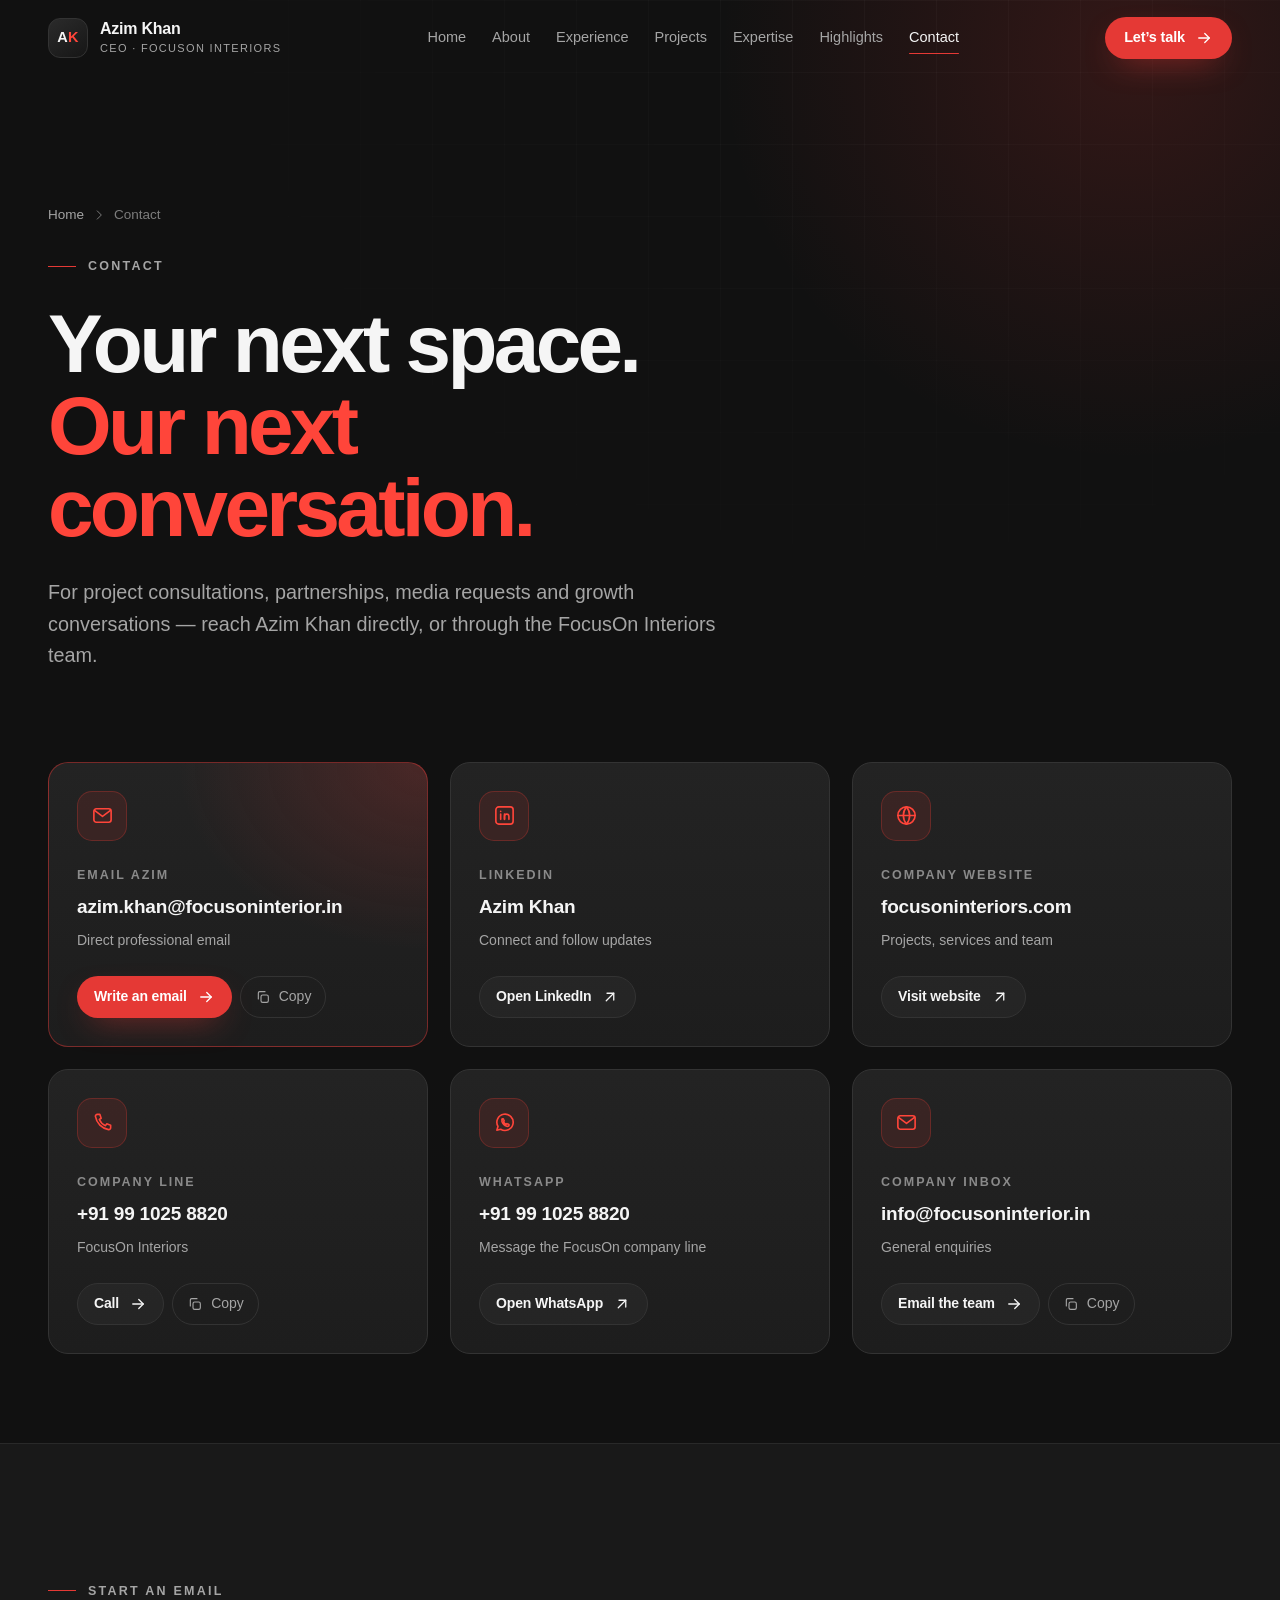
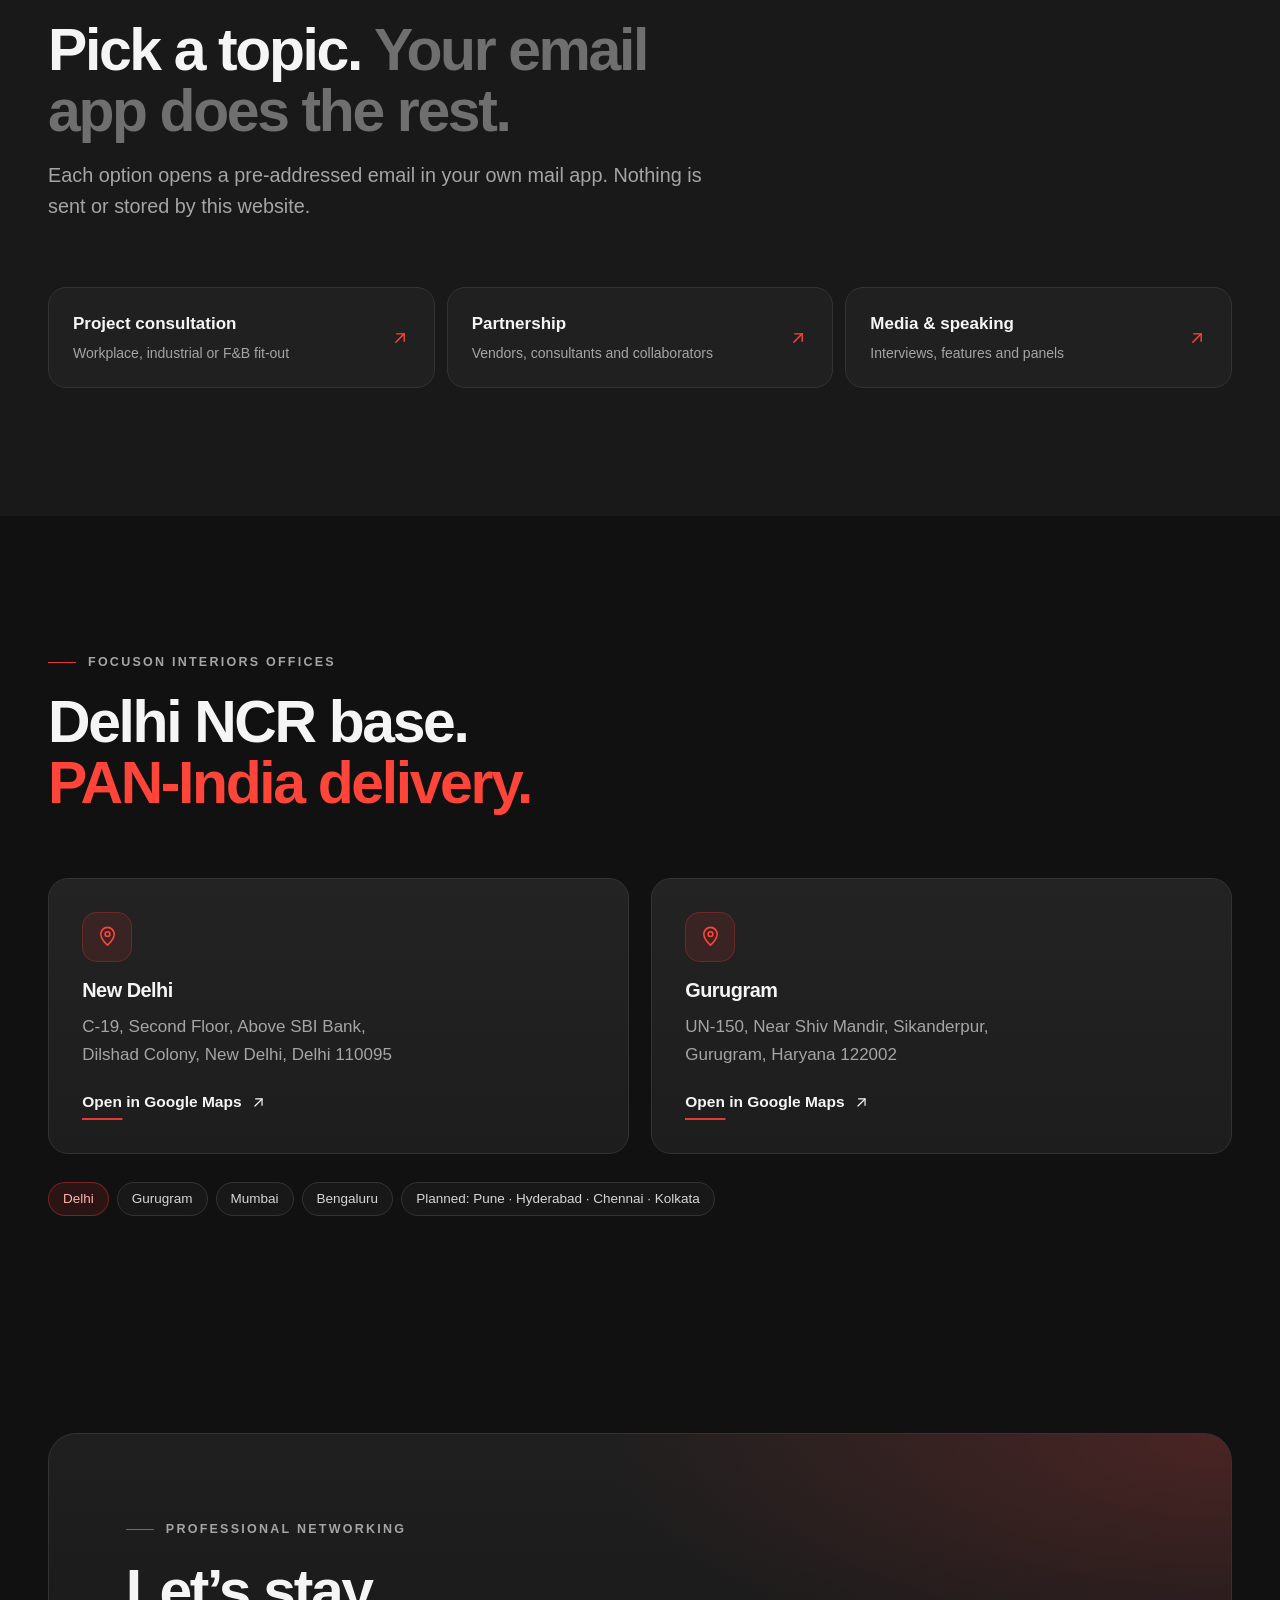
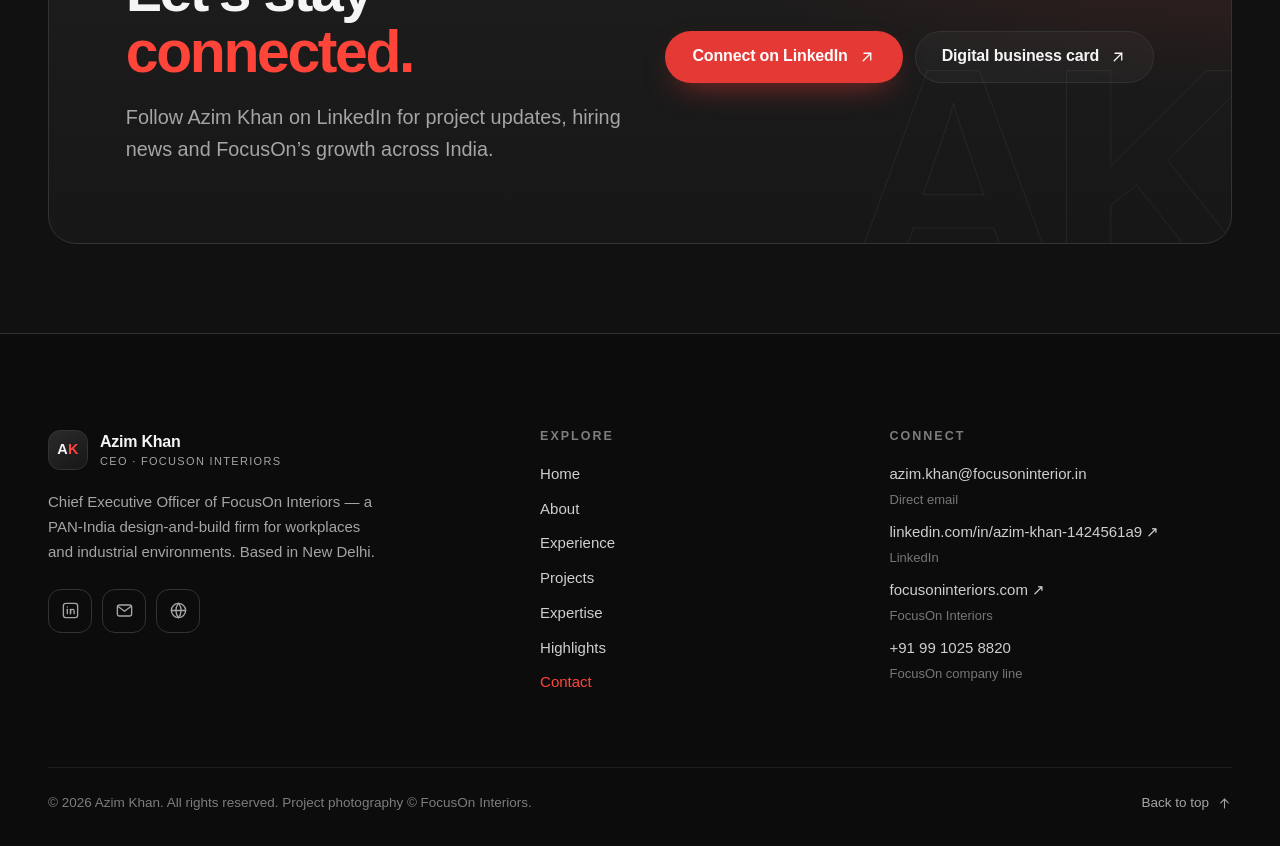
<file: contact.html>
<!doctype html>
<html lang="en-IN">
<head>
  <meta charset="utf-8">
  <meta name="viewport" content="width=device-width, initial-scale=1, viewport-fit=cover">
  <title>Contact Azim Khan — CEO, FocusOn Interiors</title>
  <meta name="description" content="Contact Azim Khan, CEO of FocusOn Interiors: direct email, LinkedIn, the FocusOn company line and office addresses in New Delhi and Gurugram.">
  <meta name="author" content="Azim Khan">
  <meta name="robots" content="index, follow">
  <meta name="theme-color" content="#111111">
  <meta name="color-scheme" content="dark">
  <meta property="og:type" content="website">
  <meta property="og:site_name" content="Azim Khan">
  <meta property="og:locale" content="en_IN">
  <meta property="og:title" content="Contact Azim Khan — CEO, FocusOn Interiors">
  <meta property="og:description" content="Contact Azim Khan, CEO of FocusOn Interiors: direct email, LinkedIn, the FocusOn company line and office addresses in New Delhi and Gurugram.">
  <meta property="og:image" content="assets/images/azim-khan-og.jpg">
  <meta property="og:image:width" content="1200">
  <meta property="og:image:height" content="630">
  <meta property="og:image:alt" content="Azim Khan, Chief Executive Officer, FocusOn Interiors">
  <meta name="twitter:card" content="summary_large_image">
  <meta name="twitter:title" content="Contact Azim Khan — CEO, FocusOn Interiors">
  <meta name="twitter:description" content="Contact Azim Khan, CEO of FocusOn Interiors: direct email, LinkedIn, the FocusOn company line and office addresses in New Delhi and Gurugram.">
  <meta name="twitter:image" content="assets/images/azim-khan-og.jpg">
  <link rel="icon" type="image/svg+xml" href="data:image/svg+xml,%3Csvg xmlns='http://www.w3.org/2000/svg' viewBox='0 0 64 64'%3E%3Crect width='64' height='64' rx='16' fill='%23111111'/%3E%3Crect x='1' y='1' width='62' height='62' rx='15' fill='none' stroke='%23333333' stroke-width='2'/%3E%3Ctext x='32' y='42' text-anchor='middle' font-family='Helvetica,Arial,sans-serif' font-size='25' font-weight='700' fill='%23F5F5F5'%3EA%3Ctspan fill='%23FF453A'%3EK%3C/tspan%3E%3C/text%3E%3C/svg%3E">
  <link rel="apple-touch-icon" href="assets/images/apple-touch-icon.png">
  <script>document.documentElement.classList.add('js');</script>
  <style>
/* ====== Shared design system (replicated in every page by design) ====== */
/* ==========================================================
   Design tokens — keep identical across every page
   ========================================================== */
:root{
  --bg:#111111; --bg-2:#191919; --card:#202020; --card-2:#262626;
  --red:#E53935; --red-hi:#FF453A; --red-soft:rgba(229,57,53,.12);
  --text:#F5F5F5; --muted:#A5A5A5; --border:#333333; --border-soft:rgba(255,255,255,.07);
  --radius-sm:12px; --radius:20px; --radius-lg:28px;
  --maxw:1240px; --gutter:clamp(20px,5vw,48px); --header-h:76px;
  --ease:cubic-bezier(.22,1,.36,1);
  --font:-apple-system,BlinkMacSystemFont,"SF Pro Display","SF Pro Text","Segoe UI Variable","Segoe UI",Inter,Roboto,"Helvetica Neue",Arial,sans-serif;
}
*,*::before,*::after{box-sizing:border-box}
html{-webkit-text-size-adjust:100%;text-size-adjust:100%;scroll-behavior:smooth;scroll-padding-top:calc(var(--header-h) + 20px);background:var(--bg)}
body{margin:0;min-height:100vh;background:var(--bg);color:var(--text);font-family:var(--font);font-size:17px;line-height:1.65;-webkit-font-smoothing:antialiased;-moz-osx-font-smoothing:grayscale;overflow-x:hidden;text-rendering:optimizeLegibility}
body.menu-open{overflow:hidden}
img{max-width:100%;height:auto;display:block}
a{color:inherit;text-decoration:none}
button{font:inherit;color:inherit}
p{margin:0}
figure,blockquote{margin:0}
ul,ol{margin:0;padding:0;list-style:none}
::selection{background:var(--red);color:#fff}
:focus-visible{outline:2px solid var(--red-hi);outline-offset:3px;border-radius:8px}
.skip-link{position:fixed;left:16px;top:-80px;z-index:400;background:var(--red);color:#fff;padding:12px 18px;border-radius:12px;font-weight:600;transition:top .25s var(--ease)}
.skip-link:focus{top:16px}
.sr-only{position:absolute!important;width:1px;height:1px;padding:0;margin:-1px;overflow:hidden;clip:rect(0,0,0,0);white-space:nowrap;border:0}

/* ---------- layout ---------- */
.container{width:min(100% - 2*var(--gutter),var(--maxw));margin-inline:auto}
.section{position:relative;padding-block:clamp(80px,10vw,140px)}
.section--tight{padding-block:clamp(56px,7vw,96px)}
.section--alt{background:var(--bg-2)}
.section--line{border-top:1px solid var(--border-soft)}
.grid{display:grid;gap:clamp(16px,2vw,24px)}
.grid-2{grid-template-columns:repeat(2,minmax(0,1fr))}
.grid-3{grid-template-columns:repeat(3,minmax(0,1fr))}
.grid-4{grid-template-columns:repeat(4,minmax(0,1fr))}
.split{display:grid;grid-template-columns:minmax(0,1fr) minmax(0,1fr);gap:clamp(40px,6vw,96px);align-items:center}
.stack>*+*{margin-top:18px}

/* ---------- typography ---------- */
h1,h2,h3,h4{margin:0;font-weight:650;letter-spacing:-.025em;line-height:1.08;text-wrap:balance}
.eyebrow{display:inline-flex;align-items:center;gap:12px;font-size:12.5px;font-weight:600;letter-spacing:.18em;text-transform:uppercase;color:var(--muted)}
.eyebrow::before{content:"";width:28px;height:1px;background:var(--red)}
.display{font-size:clamp(48px,8vw,112px);font-weight:700;letter-spacing:-.05em;line-height:.95}
.h1{font-size:clamp(42px,6.4vw,88px);font-weight:700;letter-spacing:-.045em;line-height:1}
.h2{font-size:clamp(34px,4.6vw,60px);letter-spacing:-.04em;line-height:1.04}
.h3{font-size:clamp(21px,1.9vw,25px);letter-spacing:-.02em;line-height:1.2}
.lead{font-size:clamp(18px,1.55vw,21px);line-height:1.6;color:var(--muted);max-width:62ch}
.body-copy{color:var(--muted);max-width:66ch}
.body-copy strong,.lead strong{color:var(--text);font-weight:600}
.accent{color:var(--red-hi)}
.dim{color:#6f6f6f}
.grad{background:linear-gradient(180deg,#ffffff 0%,#b9b9b9 100%);-webkit-background-clip:text;background-clip:text;color:transparent}
.grad-red{background:linear-gradient(100deg,#ff6b5f 0%,#e53935 60%,#b72b28 100%);-webkit-background-clip:text;background-clip:text;color:transparent}
.section-head{display:flex;align-items:flex-end;justify-content:space-between;gap:32px;margin-bottom:clamp(40px,5vw,64px)}
.section-head>div{max-width:760px}
.section-head .h2{margin-top:18px}
.section-head .lead{margin-top:18px}
.source{font-size:13px;color:#7d7d7d;line-height:1.5}
.source a{color:var(--muted);border-bottom:1px solid #444;transition:color .2s,border-color .2s}
.source a:hover{color:var(--text);border-color:var(--red)}

/* ---------- buttons & links ---------- */
.btn-row{display:flex;flex-wrap:wrap;gap:12px;align-items:center}
.btn{position:relative;display:inline-flex;align-items:center;justify-content:center;gap:10px;min-height:52px;padding:0 26px;border-radius:999px;border:1px solid transparent;font-size:16px;font-weight:600;letter-spacing:-.01em;cursor:pointer;white-space:nowrap;transition:transform .4s var(--ease),background-color .3s,border-color .3s,box-shadow .4s var(--ease),color .3s}
.btn svg{width:18px;height:18px;flex:none;transition:transform .4s var(--ease)}
.btn:hover svg{transform:translateX(3px)}
.btn--primary{background:var(--red);color:#fff;box-shadow:0 12px 32px -14px rgba(229,57,53,.75)}
.btn--primary:hover{background:var(--red-hi);transform:translateY(-2px);box-shadow:0 20px 44px -16px rgba(255,69,58,.75)}
.btn--ghost{background:rgba(255,255,255,.03);border-color:var(--border);color:var(--text)}
.btn--ghost:hover{background:rgba(255,255,255,.07);border-color:#555;transform:translateY(-2px)}
.btn--sm{min-height:42px;padding:0 18px;font-size:14.5px}
.link-arrow{position:relative;display:inline-flex;align-items:center;gap:8px;font-weight:600;font-size:15.5px;color:var(--text);padding-bottom:5px}
.link-arrow svg{width:17px;height:17px;transition:transform .4s var(--ease)}
.link-arrow::after{content:"";position:absolute;left:0;right:0;bottom:0;height:1.5px;background:var(--red);transform:scaleX(.22);transform-origin:left;transition:transform .5s var(--ease)}
.link-arrow:hover::after,.link-arrow:focus-visible::after{transform:scaleX(1)}
.link-arrow:hover svg{transform:translateX(3px)}
.text-link{color:var(--text);background:linear-gradient(var(--red),var(--red)) 0 100%/0 1.5px no-repeat;transition:background-size .45s var(--ease)}
.text-link:hover{background-size:100% 1.5px}

/* ---------- chips & icons ---------- */
.chip{display:inline-flex;align-items:center;gap:8px;padding:7px 14px;border-radius:999px;border:1px solid var(--border);background:rgba(255,255,255,.03);font-size:13.5px;color:#d6d6d6;line-height:1.3}
.chip--red{border-color:rgba(229,57,53,.4);background:var(--red-soft);color:#ffb3ad}
.chip-row{display:flex;flex-wrap:wrap;gap:8px}
.icon{width:50px;height:50px;flex:none;border-radius:15px;display:grid;place-items:center;background:var(--red-soft);border:1px solid rgba(229,57,53,.28);color:var(--red-hi);transition:transform .5s var(--ease),background-color .3s}
.icon svg{width:23px;height:23px}

/* ---------- cards ---------- */
.card{position:relative;overflow:hidden;background:linear-gradient(180deg,#232323 0%,#1d1d1d 100%);border:1px solid var(--border);border-radius:var(--radius);padding:clamp(24px,2.6vw,34px);transition:transform .55s var(--ease),border-color .4s,box-shadow .55s var(--ease)}
.card::before{content:"";position:absolute;inset:0 0 auto 0;height:1px;background:linear-gradient(90deg,transparent,rgba(255,69,58,.75),transparent);opacity:0;transition:opacity .45s}
.card:hover{transform:translateY(-4px);border-color:#474747;box-shadow:0 30px 60px -34px rgba(0,0,0,.9)}
.card:hover::before{opacity:1}
.card:hover .icon{transform:translateY(-2px) scale(1.04);background:rgba(229,57,53,.18)}
.card h3{margin-top:22px}
.card p{margin-top:12px;color:var(--muted);font-size:16px;line-height:1.6}
.card .num{font-size:13px;font-weight:600;letter-spacing:.14em;color:#7a7a7a}
.card--flat:hover{transform:none}
.quote-card{display:flex;flex-direction:column;gap:22px}
.quote-card blockquote{margin:0;font-size:clamp(18px,1.5vw,20px);line-height:1.55;color:#e9e9e9;letter-spacing:-.01em}
.quote-card .q-icon{width:34px;height:34px;color:var(--red-hi)}
.quote-card figcaption{margin-top:auto;padding-top:18px;border-top:1px solid var(--border-soft);display:flex;flex-direction:column;gap:3px;font-size:14.5px}
.quote-card figcaption strong{font-weight:600;color:var(--text)}
.quote-card figcaption span{color:var(--muted)}
.quote-card figure{margin:0}

/* ---------- media frames ---------- */
.frame{position:relative;overflow:hidden;border-radius:var(--radius-lg);border:1px solid var(--border);background:#1a1a1a}
.frame img{width:100%;height:100%;object-fit:cover;transition:transform 1.4s var(--ease)}
.frame:hover img{transform:scale(1.04)}
.frame figcaption,.frame .caption{position:absolute;left:16px;bottom:16px;right:16px;display:flex;justify-content:space-between;gap:12px;font-size:13px;color:#e6e6e6}
.frame .caption span{background:rgba(17,17,17,.72);backdrop-filter:blur(10px);-webkit-backdrop-filter:blur(10px);border:1px solid rgba(255,255,255,.08);padding:7px 12px;border-radius:999px}
.img-missing{display:grid;place-items:center;background:repeating-linear-gradient(135deg,#1c1c1c 0 12px,#202020 12px 24px)}
.img-missing img{opacity:0}
.img-missing::after{content:attr(data-fallback);position:absolute;inset:auto 0 50% 0;transform:translateY(50%);text-align:center;font-size:13px;color:#777;padding:0 16px}

/* ---------- project card (shared) ---------- */
.project-card{position:relative;display:flex;flex-direction:column;background:var(--card);border:1px solid var(--border);border-radius:var(--radius);overflow:hidden;transition:transform .6s var(--ease),border-color .4s,box-shadow .6s var(--ease)}
.project-card:hover{transform:translateY(-5px);border-color:#4a4a4a;box-shadow:0 36px 70px -40px rgba(0,0,0,.95)}
.project-media{position:relative;aspect-ratio:4/3;overflow:hidden;background:#1a1a1a}
.project-media img{width:100%;height:100%;object-fit:cover;transition:transform 1.3s var(--ease)}
.project-card:hover .project-media img{transform:scale(1.07)}
.project-media::after{content:"";position:absolute;inset:0;background:linear-gradient(180deg,rgba(0,0,0,0) 55%,rgba(0,0,0,.55) 100%);pointer-events:none}
.project-tag{position:absolute;z-index:2;left:16px;top:16px;padding:6px 12px;border-radius:999px;font-size:12px;font-weight:600;letter-spacing:.06em;text-transform:uppercase;background:rgba(17,17,17,.72);border:1px solid rgba(255,255,255,.1);backdrop-filter:blur(10px);-webkit-backdrop-filter:blur(10px)}
.project-area{position:absolute;z-index:2;right:16px;bottom:14px;font-size:13px;font-weight:600;color:#fff}
.project-body{display:flex;flex-direction:column;gap:10px;flex:1;padding:24px 26px 26px}
.project-body h3{font-size:clamp(20px,1.7vw,23px)}
.project-meta{display:flex;flex-wrap:wrap;gap:4px 14px;font-size:14px;color:var(--muted)}
.project-meta span{display:inline-flex;align-items:center;gap:6px}
.project-meta svg{width:15px;height:15px;color:#7d7d7d}
.project-body p{color:var(--muted);font-size:15.5px;line-height:1.6}
.project-body .link-arrow{margin-top:auto;padding-top:10px;align-self:flex-start}
.project-link::before{content:"";position:absolute;inset:0;z-index:3}

/* ---------- header ---------- */
.site-header{position:fixed;inset:0 0 auto 0;z-index:100;height:var(--header-h);border-bottom:1px solid transparent;transition:background-color .45s var(--ease),border-color .45s,backdrop-filter .45s}
.site-header.is-scrolled,.menu-open .site-header{background:rgba(17,17,17,.8);-webkit-backdrop-filter:saturate(170%) blur(18px);backdrop-filter:saturate(170%) blur(18px);border-bottom-color:var(--border-soft)}
.header-inner{height:100%;display:flex;align-items:center;justify-content:space-between;gap:24px}
.brand{display:inline-flex;align-items:center;gap:12px;flex:none;border-radius:12px}
.brand-mark{width:40px;height:40px;border-radius:12px;display:flex;align-items:center;justify-content:center;background:linear-gradient(145deg,#2b2b2b,#161616);border:1px solid var(--border);font-weight:700;font-size:14.5px;letter-spacing:.02em;transition:border-color .3s,transform .5s var(--ease)}
.brand-mark span{color:var(--red-hi)}
.brand:hover .brand-mark{border-color:var(--red);transform:rotate(-4deg)}
.brand-text{display:flex;flex-direction:column;line-height:1.15}
.brand-text strong{font-size:16px;font-weight:650;letter-spacing:-.015em}
.brand-text small{font-size:11px;color:var(--muted);letter-spacing:.12em;text-transform:uppercase;margin-top:3px}
.nav{display:flex;align-items:center;gap:2px}
.nav a{position:relative;padding:10px 12px;border-radius:10px;font-size:14.5px;font-weight:500;color:var(--muted);transition:color .25s}
.nav a::after{content:"";position:absolute;left:12px;right:12px;bottom:5px;height:1.5px;border-radius:2px;background:var(--red);transform:scaleX(0);transform-origin:left;transition:transform .45s var(--ease)}
.nav a:hover,.nav a[aria-current="page"]{color:var(--text)}
.nav a:hover::after,.nav a:focus-visible::after,.nav a[aria-current="page"]::after{transform:scaleX(1)}
.header-actions{display:flex;align-items:center;gap:10px}
.menu-toggle{display:none;position:relative;width:46px;height:46px;border-radius:13px;border:1px solid var(--border);background:rgba(255,255,255,.04);cursor:pointer;transition:border-color .3s,background-color .3s}
.menu-toggle:hover{border-color:#555}
.menu-toggle span{position:absolute;left:13px;right:13px;height:1.7px;border-radius:2px;background:var(--text);transition:transform .5s var(--ease),top .5s var(--ease),width .5s var(--ease)}
.menu-toggle span:nth-child(1){top:18px}
.menu-toggle span:nth-child(2){top:26px;right:19px}
.menu-toggle[aria-expanded="true"] span:nth-child(1){top:22px;transform:rotate(45deg)}
.menu-toggle[aria-expanded="true"] span:nth-child(2){top:22px;right:13px;transform:rotate(-45deg)}
.mobile-menu{position:fixed;inset:0;z-index:99;display:flex;flex-direction:column;justify-content:space-between;gap:32px;padding:calc(var(--header-h) + 24px) var(--gutter) max(32px,env(safe-area-inset-bottom));background:rgba(13,13,13,.97);-webkit-backdrop-filter:blur(22px);backdrop-filter:blur(22px);overflow-y:auto;opacity:0;visibility:hidden;transition:opacity .45s var(--ease),visibility 0s linear .45s}
.mobile-menu.is-open{opacity:1;visibility:visible;transition:opacity .45s var(--ease),visibility 0s}
.mobile-menu nav a{display:flex;align-items:baseline;justify-content:space-between;gap:16px;padding:14px 4px;border-bottom:1px solid var(--border);font-size:clamp(28px,7.4vw,42px);font-weight:650;letter-spacing:-.035em;line-height:1.15;opacity:0;transform:translateY(18px);transition:opacity .5s var(--ease),transform .6s var(--ease),color .25s;transition-delay:calc(var(--i,0)*45ms)}
.mobile-menu nav a small{font-size:13px;font-weight:500;letter-spacing:.08em;color:#6d6d6d}
.mobile-menu nav a:hover,.mobile-menu nav a[aria-current="page"]{color:var(--red-hi)}
.mobile-menu.is-open nav a{opacity:1;transform:none}
.mobile-menu-foot{display:flex;flex-direction:column;gap:14px;font-size:15px;color:var(--muted)}
.mobile-menu-foot a{color:var(--text)}

/* ---------- page hero (inner pages) ---------- */
.page-hero{position:relative;overflow:hidden;padding-top:calc(var(--header-h) + clamp(64px,10vw,132px));padding-bottom:clamp(56px,7vw,100px)}
.page-hero::before{content:"";position:absolute;width:820px;height:820px;right:-260px;top:-360px;border-radius:50%;background:radial-gradient(closest-side,rgba(229,57,53,.16),rgba(229,57,53,0));pointer-events:none}
.page-hero::after{content:"";position:absolute;inset:0;background-image:linear-gradient(rgba(255,255,255,.028) 1px,transparent 1px),linear-gradient(90deg,rgba(255,255,255,.028) 1px,transparent 1px);background-size:72px 72px;-webkit-mask-image:radial-gradient(ellipse at 70% 0%,#000 0%,transparent 65%);mask-image:radial-gradient(ellipse at 70% 0%,#000 0%,transparent 65%);pointer-events:none}
.page-hero .container{position:relative;z-index:1}
.page-hero .h1{margin-top:26px;max-width:16ch}
.page-hero .lead{margin-top:28px}
.crumbs{display:flex;flex-wrap:wrap;align-items:center;gap:8px;font-size:13.5px;color:#7d7d7d;margin-bottom:22px}
.crumbs a{color:var(--muted);transition:color .2s}
.crumbs a:hover{color:var(--text)}
.crumbs svg{width:14px;height:14px}

/* ---------- reveal system ---------- */
.reveal-line{display:block;overflow:hidden;padding-bottom:.06em;margin-bottom:-.06em}
.reveal-line>span{display:block}
.js .reveal-line>span{transform:translateY(108%);transition:transform 1.15s var(--ease);transition-delay:var(--d,0s);animation:failsafe-show 0s linear 6s forwards}
.js .hero-fade{opacity:0;transform:translateY(18px);transition:opacity 1s var(--ease),transform 1s var(--ease);transition-delay:var(--d,0s);animation:failsafe-show 0s linear 6s forwards}
.is-ready .reveal-line>span,.is-ready .hero-fade{transform:none;opacity:1}
.js [data-reveal]{opacity:0;transform:translateY(30px);transition:opacity .95s var(--ease),transform .95s var(--ease);transition-delay:var(--d,0s)}
.js [data-reveal="fade"]{transform:none}
.js [data-reveal="scale"]{transform:scale(.96)}
.js [data-reveal].is-in{opacity:1;transform:none}
@keyframes failsafe-show{to{opacity:1;transform:none}}

/* ---------- CTA band ---------- */
.cta-card{position:relative;overflow:hidden;border-radius:var(--radius-lg);border:1px solid var(--border);background:radial-gradient(120% 140% at 100% 0%,rgba(229,57,53,.22) 0%,rgba(229,57,53,0) 45%),linear-gradient(180deg,#1f1f1f,#171717);padding:clamp(36px,6vw,80px)}
.cta-card::after{content:"AK";position:absolute;right:-.06em;bottom:-.28em;font-size:clamp(160px,24vw,340px);font-weight:800;letter-spacing:-.06em;line-height:1;color:transparent;-webkit-text-stroke:1px rgba(255,255,255,.06);pointer-events:none}
.cta-card>*{position:relative;z-index:1}
.cta-card .h2{margin-top:20px;max-width:21ch;hyphens:manual}
.cta-card .lead{margin-top:20px}
.cta-card .btn-row{margin-top:36px}

/* ---------- footer ---------- */
.site-footer{position:relative;border-top:1px solid var(--border);background:#0c0c0c;padding:clamp(64px,8vw,96px) 0 32px;font-size:15px}
.footer-top{display:grid;grid-template-columns:1.5fr 1fr 1.2fr;gap:clamp(32px,5vw,72px)}
.footer-brand p{margin-top:20px;color:var(--muted);max-width:40ch;line-height:1.65}
.footer-social{display:flex;gap:10px;margin-top:24px}
.footer-social a{width:44px;height:44px;border-radius:13px;display:grid;place-items:center;border:1px solid var(--border);color:var(--muted);transition:color .25s,border-color .25s,transform .4s var(--ease)}
.footer-social a:hover{color:var(--text);border-color:var(--red);transform:translateY(-2px)}
.footer-social svg{width:19px;height:19px}
.footer-col h2{font-size:12.5px;font-weight:600;letter-spacing:.16em;text-transform:uppercase;color:#7d7d7d;margin-bottom:18px}
.footer-col li+li{margin-top:10px}
.footer-col a{color:#cfcfcf;transition:color .2s}
.footer-col a:hover,.footer-col a[aria-current="page"]{color:var(--text)}
.footer-col a[aria-current="page"]{color:var(--red-hi)}
.footer-col .small{display:block;font-size:13px;color:#777;margin-top:2px}
.footer-bottom{margin-top:clamp(48px,6vw,72px);padding-top:24px;border-top:1px solid var(--border-soft);display:flex;flex-wrap:wrap;justify-content:space-between;align-items:center;gap:12px 24px;font-size:13.5px;color:#7d7d7d}
.to-top{display:inline-flex;align-items:center;gap:8px;color:var(--muted);transition:color .2s}
.to-top:hover{color:var(--text)}
.to-top svg{width:15px;height:15px;transform:rotate(-90deg)}

/* ---------- toast ---------- */
.toast{position:fixed;left:50%;bottom:max(24px,env(safe-area-inset-bottom));z-index:250;transform:translate(-50%,20px);opacity:0;pointer-events:none;background:#262626;border:1px solid #3d3d3d;color:var(--text);padding:12px 18px;border-radius:999px;font-size:14.5px;display:flex;align-items:center;gap:10px;box-shadow:0 20px 40px -20px #000;transition:opacity .35s var(--ease),transform .45s var(--ease)}
.toast svg{width:17px;height:17px;color:#57d18a}
.toast.is-show{opacity:1;transform:translate(-50%,0)}

/* ---------- responsive (shared) ---------- */
@media (max-width:1120px){
  .nav,.header-cta{display:none}
  .menu-toggle{display:block}
}
@media (max-width:1024px){
  .grid-4{grid-template-columns:repeat(2,minmax(0,1fr))}
  .grid-3{grid-template-columns:repeat(2,minmax(0,1fr))}
  .footer-top{grid-template-columns:1fr 1fr}
  .footer-brand{grid-column:1/-1}
}
@media (max-width:860px){
  .split{grid-template-columns:1fr}
  .section-head{flex-direction:column;align-items:flex-start}
}
@media (max-width:640px){
  body{font-size:16px}
  .grid-2,.grid-3,.grid-4{grid-template-columns:1fr}
  .btn{width:100%}
  .btn-row{flex-direction:column;align-items:stretch}
  .footer-top{grid-template-columns:1fr}
  .brand-text small{display:none}
  :root{--header-h:68px}
}
@media (max-width:360px){
  .brand-text strong{font-size:15px}
  .display{font-size:44px}
}
@media (hover:none){
  .card:hover,.project-card:hover{transform:none}
}
@media (prefers-reduced-motion:reduce){
  html{scroll-behavior:auto}
  *,*::before,*::after{animation-duration:.001ms!important;animation-iteration-count:1!important;transition-duration:.001ms!important;transition-delay:0s!important}
  .js [data-reveal],.js .reveal-line>span,.js .hero-fade{opacity:1;transform:none}
}
@media print{
  .site-header,.mobile-menu,.cta-section,.toast{display:none!important}
  body{background:#fff;color:#000}
}

/* ====== Page-specific styles ====== */
.contact-grid{display:grid;grid-template-columns:repeat(3,minmax(0,1fr));gap:clamp(14px,1.8vw,22px)}
.c-card{position:relative;display:flex;flex-direction:column;gap:6px;padding:28px;border-radius:var(--radius);border:1px solid var(--border);background:linear-gradient(180deg,#232323,#1d1d1d);transition:border-color .35s,transform .55s var(--ease),box-shadow .55s var(--ease)}
.c-card:hover{border-color:#4a4a4a;transform:translateY(-4px);box-shadow:0 30px 60px -34px #000}
.c-card.primary{border-color:rgba(229,57,53,.45);background:radial-gradient(120% 120% at 100% 0%,rgba(229,57,53,.2),transparent 55%),linear-gradient(180deg,#232323,#1d1d1d)}
.c-card .icon{margin-bottom:18px}
.c-card .label{font-size:12.5px;font-weight:600;letter-spacing:.16em;text-transform:uppercase;color:#8a8a8a}
.c-card .value{font-size:clamp(17px,1.5vw,19px);font-weight:600;letter-spacing:-.01em;word-break:break-word}
.c-card .hint{font-size:14px;color:var(--muted)}
.c-card .actions{display:flex;gap:8px;margin-top:18px;flex-wrap:wrap}
.c-card .actions .btn{min-height:42px;padding:0 16px;font-size:14px;width:auto}
.copy-btn{display:inline-flex;align-items:center;gap:8px;min-height:42px;padding:0 14px;border-radius:999px;border:1px solid var(--border);background:transparent;color:var(--muted);font-size:14px;cursor:pointer;transition:color .25s,border-color .25s}
.copy-btn:hover{color:var(--text);border-color:#555}
.copy-btn svg{width:16px;height:16px}
.starters{display:grid;grid-template-columns:repeat(3,minmax(0,1fr));gap:12px}
.starter{display:flex;justify-content:space-between;align-items:center;gap:16px;padding:22px 24px;border-radius:18px;border:1px solid var(--border);background:var(--card);transition:border-color .3s,transform .5s var(--ease)}
.starter:hover{border-color:var(--red);transform:translateY(-3px)}
.starter strong{display:block;font-size:17px;font-weight:600}
.starter span{display:block;margin-top:4px;font-size:14px;color:var(--muted)}
.starter svg{width:20px;height:20px;flex:none;color:var(--red-hi);transition:transform .4s var(--ease)}
.starter:hover svg{transform:translate(3px,-3px)}
.offices{display:grid;grid-template-columns:repeat(2,minmax(0,1fr));gap:clamp(14px,1.8vw,22px)}
.office h3{margin-top:18px}
.office address{margin-top:12px;font-style:normal;color:var(--muted);line-height:1.65}
.office .link-arrow{margin-top:20px}
.cities{margin-top:28px}
.net{display:grid;grid-template-columns:minmax(0,1fr) auto;gap:32px;align-items:center}
@media (max-width:1024px){.contact-grid{grid-template-columns:repeat(2,minmax(0,1fr))}.starters{grid-template-columns:1fr}}
@media (max-width:700px){.contact-grid,.offices{grid-template-columns:1fr}.net{grid-template-columns:1fr}}

  </style>
</head>
<body>

  <a class="skip-link" href="#main">Skip to content</a>
  <header class="site-header" id="top">
    <div class="container header-inner">
      <a class="brand" href="index.html" aria-label="Azim Khan — home">
        <span class="brand-mark" aria-hidden="true">A<span>K</span></span>
        <span class="brand-text"><strong>Azim Khan</strong><small>CEO · FocusOn Interiors</small></span>
      </a>
      <nav class="nav" aria-label="Main navigation">
          <a href="index.html">Home</a>
          <a href="about.html">About</a>
          <a href="experience.html">Experience</a>
          <a href="projects.html">Projects</a>
          <a href="expertise.html">Expertise</a>
          <a href="highlights.html">Highlights</a>
          <a href="contact.html" aria-current="page">Contact</a>
      </nav>
      <div class="header-actions">
        <a class="btn btn--primary btn--sm header-cta" href="contact.html">Let’s talk <svg viewBox="0 0 24 24" fill="none" stroke="currentColor" stroke-width="1.7" stroke-linecap="round" stroke-linejoin="round" aria-hidden="true" focusable="false"><path d="M5 12h14"/><path d="m13 6 6 6-6 6"/></svg></a>
        <button class="menu-toggle" type="button" aria-label="Open navigation menu" aria-expanded="false" aria-controls="mobile-menu"><span></span><span></span></button>
      </div>
    </div>
  </header>
  <div class="mobile-menu" id="mobile-menu" aria-hidden="true" inert>
    <nav aria-label="Mobile navigation">
        <a href="index.html" style="--i:0">Home<small>01</small></a>
        <a href="about.html" style="--i:1">About<small>02</small></a>
        <a href="experience.html" style="--i:2">Experience<small>03</small></a>
        <a href="projects.html" style="--i:3">Projects<small>04</small></a>
        <a href="expertise.html" style="--i:4">Expertise<small>05</small></a>
        <a href="highlights.html" style="--i:5">Highlights<small>06</small></a>
        <a href="contact.html" style="--i:6" aria-current="page">Contact<small>07</small></a>
    </nav>
    <div class="mobile-menu-foot">
      <a href="mailto:azim.khan@focusoninterior.in">azim.khan@focusoninterior.in</a>
      <a href="https://in.linkedin.com/in/azim-khan-1424561a9" target="_blank" rel="noopener noreferrer">LinkedIn — Azim Khan ↗</a>
    </div>
  </div>

  <main id="main" tabindex="-1">

    <section class="page-hero" aria-labelledby="page-title">
      <div class="container">
        <nav class="crumbs hero-fade" aria-label="Breadcrumb"><a href="index.html">Home</a><svg viewBox="0 0 24 24" fill="none" stroke="currentColor" stroke-width="1.7" stroke-linecap="round" stroke-linejoin="round" aria-hidden="true" focusable="false"><path d="m9 5 7 7-7 7"/></svg><span aria-current="page">Contact</span></nav>
        <p class="eyebrow hero-fade" style="--d:.05s">Contact</p>
        <h1 class="h1" id="page-title"><span class="reveal-line"><span style="--d:.1s">Your next space.</span></span><span class="reveal-line"><span class="accent" style="--d:.2s">Our next conversation.</span></span></h1>
        <p class="lead hero-fade" style="--d:.4s">For project consultations, partnerships, media requests and growth conversations — reach Azim Khan directly, or through the FocusOn Interiors team.</p>
      </div>
    </section>

    <section class="section section--tight" aria-labelledby="direct-title" style="padding-top:0">
      <div class="container">
        <h2 class="sr-only" id="direct-title">Contact channels</h2>
        <div class="contact-grid" data-stagger="0.07">
          <article class="c-card primary">
            <span class="icon"><svg viewBox="0 0 24 24" fill="none" stroke="currentColor" stroke-width="1.7" stroke-linecap="round" stroke-linejoin="round" aria-hidden="true" focusable="false"><rect x="3" y="5" width="18" height="14" rx="2.5"/><path d="m4 7 8 6 8-6"/></svg></span>
            <p class="label">Email Azim</p>
            <p class="value">azim.khan@focusoninterior.in</p>
            <p class="hint">Direct professional email</p>
            <div class="actions"><a class="btn btn--primary" href="mailto:azim.khan@focusoninterior.in">Write an email <svg viewBox="0 0 24 24" fill="none" stroke="currentColor" stroke-width="1.7" stroke-linecap="round" stroke-linejoin="round" aria-hidden="true" focusable="false"><path d="M5 12h14"/><path d="m13 6 6 6-6 6"/></svg></a><button class="copy-btn" type="button" data-copy="azim.khan@focusoninterior.in" aria-label="Copy email azim: azim.khan@focusoninterior.in"><svg viewBox="0 0 24 24" fill="none" stroke="currentColor" stroke-width="1.7" stroke-linecap="round" stroke-linejoin="round" aria-hidden="true" focusable="false"><rect x="9" y="9" width="11" height="11" rx="2.5"/><path d="M5 15V6a2 2 0 0 1 2-2h8"/></svg>Copy</button></div>
          </article>
          <article class="c-card">
            <span class="icon"><svg viewBox="0 0 24 24" fill="none" stroke="currentColor" stroke-width="1.7" stroke-linecap="round" stroke-linejoin="round" aria-hidden="true" focusable="false"><rect x="3" y="3" width="18" height="18" rx="3"/><path d="M8 10.5V16"/><path d="M8 7.6v.1"/><path d="M12 16v-3.2a2.3 2.3 0 0 1 4.6 0V16"/><path d="M12 10.5V16"/></svg></span>
            <p class="label">LinkedIn</p>
            <p class="value">Azim Khan</p>
            <p class="hint">Connect and follow updates</p>
            <div class="actions"><a class="btn btn--ghost" href="https://in.linkedin.com/in/azim-khan-1424561a9" target="_blank" rel="noopener noreferrer">Open LinkedIn <svg viewBox="0 0 24 24" fill="none" stroke="currentColor" stroke-width="1.7" stroke-linecap="round" stroke-linejoin="round" aria-hidden="true" focusable="false"><path d="M7 17 17 7"/><path d="M8 7h9v9"/></svg></a></div>
          </article>
          <article class="c-card">
            <span class="icon"><svg viewBox="0 0 24 24" fill="none" stroke="currentColor" stroke-width="1.7" stroke-linecap="round" stroke-linejoin="round" aria-hidden="true" focusable="false"><circle cx="12" cy="12" r="9"/><path d="M3 12h18"/><path d="M12 3a14 14 0 0 1 0 18"/><path d="M12 3a14 14 0 0 0 0 18"/></svg></span>
            <p class="label">Company website</p>
            <p class="value">focusoninteriors.com</p>
            <p class="hint">Projects, services and team</p>
            <div class="actions"><a class="btn btn--ghost" href="https://focusoninteriors.com/" target="_blank" rel="noopener noreferrer">Visit website <svg viewBox="0 0 24 24" fill="none" stroke="currentColor" stroke-width="1.7" stroke-linecap="round" stroke-linejoin="round" aria-hidden="true" focusable="false"><path d="M7 17 17 7"/><path d="M8 7h9v9"/></svg></a></div>
          </article>
          <article class="c-card">
            <span class="icon"><svg viewBox="0 0 24 24" fill="none" stroke="currentColor" stroke-width="1.7" stroke-linecap="round" stroke-linejoin="round" aria-hidden="true" focusable="false"><path d="M6.6 3.5h2.6l1.4 4.1-1.9 1.3a12.3 12.3 0 0 0 6.4 6.4l1.3-1.9 4.1 1.4v2.6a2 2 0 0 1-2.2 2A16.7 16.7 0 0 1 4.6 5.7a2 2 0 0 1 2-2.2Z"/></svg></span>
            <p class="label">Company line</p>
            <p class="value">+91 99 1025 8820</p>
            <p class="hint">FocusOn Interiors</p>
            <div class="actions"><a class="btn btn--ghost" href="tel:+919910258820">Call <svg viewBox="0 0 24 24" fill="none" stroke="currentColor" stroke-width="1.7" stroke-linecap="round" stroke-linejoin="round" aria-hidden="true" focusable="false"><path d="M5 12h14"/><path d="m13 6 6 6-6 6"/></svg></a><button class="copy-btn" type="button" data-copy="+91 99 1025 8820" aria-label="Copy company line: +91 99 1025 8820"><svg viewBox="0 0 24 24" fill="none" stroke="currentColor" stroke-width="1.7" stroke-linecap="round" stroke-linejoin="round" aria-hidden="true" focusable="false"><rect x="9" y="9" width="11" height="11" rx="2.5"/><path d="M5 15V6a2 2 0 0 1 2-2h8"/></svg>Copy</button></div>
          </article>
          <article class="c-card">
            <span class="icon"><svg viewBox="0 0 24 24" fill="none" stroke="currentColor" stroke-width="1.7" stroke-linecap="round" stroke-linejoin="round" aria-hidden="true" focusable="false"><path d="M4 20l1.2-3.9A8.5 8.5 0 1 1 8 19z"/><path d="M9.2 8.6c.2-.4.5-.4.8-.4h.5c.2 0 .4.1.5.4l.6 1.5c.1.2 0 .5-.1.6l-.5.6c.6 1.1 1.5 2 2.6 2.6l.6-.5c.2-.2.4-.2.6-.1l1.5.6c.3.1.4.3.4.5v.5c0 .3 0 .6-.4.8-.5.3-1.2.5-2 .3a7.3 7.3 0 0 1-4.9-4.9c-.2-.8 0-1.5.3-2Z"/></svg></span>
            <p class="label">WhatsApp</p>
            <p class="value">+91 99 1025 8820</p>
            <p class="hint">Message the FocusOn company line</p>
            <div class="actions"><a class="btn btn--ghost" href="https://wa.me/919910258820" target="_blank" rel="noopener noreferrer">Open WhatsApp <svg viewBox="0 0 24 24" fill="none" stroke="currentColor" stroke-width="1.7" stroke-linecap="round" stroke-linejoin="round" aria-hidden="true" focusable="false"><path d="M7 17 17 7"/><path d="M8 7h9v9"/></svg></a></div>
          </article>
          <article class="c-card">
            <span class="icon"><svg viewBox="0 0 24 24" fill="none" stroke="currentColor" stroke-width="1.7" stroke-linecap="round" stroke-linejoin="round" aria-hidden="true" focusable="false"><rect x="3" y="5" width="18" height="14" rx="2.5"/><path d="m4 7 8 6 8-6"/></svg></span>
            <p class="label">Company inbox</p>
            <p class="value">info@focusoninterior.in</p>
            <p class="hint">General enquiries</p>
            <div class="actions"><a class="btn btn--ghost" href="mailto:info@focusoninterior.in">Email the team <svg viewBox="0 0 24 24" fill="none" stroke="currentColor" stroke-width="1.7" stroke-linecap="round" stroke-linejoin="round" aria-hidden="true" focusable="false"><path d="M5 12h14"/><path d="m13 6 6 6-6 6"/></svg></a><button class="copy-btn" type="button" data-copy="info@focusoninterior.in" aria-label="Copy company inbox: info@focusoninterior.in"><svg viewBox="0 0 24 24" fill="none" stroke="currentColor" stroke-width="1.7" stroke-linecap="round" stroke-linejoin="round" aria-hidden="true" focusable="false"><rect x="9" y="9" width="11" height="11" rx="2.5"/><path d="M5 15V6a2 2 0 0 1 2-2h8"/></svg>Copy</button></div>
          </article>
        </div>
      </div>
    </section>

    <section class="section section--alt section--line" aria-labelledby="start-title">
      <div class="container">
        <div class="section-head">
          <div data-reveal>
            <p class="eyebrow">Start an email</p>
            <h2 class="h2" id="start-title">Pick a topic. <span class="dim">Your email app does the rest.</span></h2>
            <p class="lead">Each option opens a pre-addressed email in your own mail app. Nothing is sent or stored by this website.</p>
          </div>
        </div>
        <div class="starters" data-stagger="0.08"><a class="starter" href="mailto:azim.khan@focusoninterior.in?subject=Project%20consultation%20%E2%80%94%20FocusOn%20Interiors&amp;body=Hello%20Azim%2C%0A%0A"><div><strong>Project consultation</strong><span>Workplace, industrial or F&amp;B fit-out</span></div><svg viewBox="0 0 24 24" fill="none" stroke="currentColor" stroke-width="1.7" stroke-linecap="round" stroke-linejoin="round" aria-hidden="true" focusable="false"><path d="M7 17 17 7"/><path d="M8 7h9v9"/></svg></a><a class="starter" href="mailto:azim.khan@focusoninterior.in?subject=Partnership%20enquiry&amp;body=Hello%20Azim%2C%0A%0A"><div><strong>Partnership</strong><span>Vendors, consultants and collaborators</span></div><svg viewBox="0 0 24 24" fill="none" stroke="currentColor" stroke-width="1.7" stroke-linecap="round" stroke-linejoin="round" aria-hidden="true" focusable="false"><path d="M7 17 17 7"/><path d="M8 7h9v9"/></svg></a><a class="starter" href="mailto:azim.khan@focusoninterior.in?subject=Media%20enquiry%20for%20Azim%20Khan&amp;body=Hello%20Azim%2C%0A%0A"><div><strong>Media &amp; speaking</strong><span>Interviews, features and panels</span></div><svg viewBox="0 0 24 24" fill="none" stroke="currentColor" stroke-width="1.7" stroke-linecap="round" stroke-linejoin="round" aria-hidden="true" focusable="false"><path d="M7 17 17 7"/><path d="M8 7h9v9"/></svg></a></div>
      </div>
    </section>

    <section class="section" aria-labelledby="office-title">
      <div class="container">
        <div class="section-head">
          <div data-reveal>
            <p class="eyebrow">FocusOn Interiors offices</p>
            <h2 class="h2" id="office-title">Delhi NCR base. <span class="accent">PAN-India delivery.</span></h2>
          </div>
        </div>
        <div class="offices" data-stagger="0.1">
          <article class="card office"><span class="icon"><svg viewBox="0 0 24 24" fill="none" stroke="currentColor" stroke-width="1.7" stroke-linecap="round" stroke-linejoin="round" aria-hidden="true" focusable="false"><path d="M12 21s-7-6.2-7-11.5a7 7 0 0 1 14 0C19 14.8 12 21 12 21Z"/><circle cx="12" cy="9.5" r="2.5"/></svg></span><h3>New Delhi</h3><address>C-19, Second Floor, Above SBI Bank,<br>Dilshad Colony, New Delhi, Delhi 110095</address><a class="link-arrow" href="https://www.google.com/maps/search/?api=1&amp;query=C-19+Second+Floor+Above+SBI+Bank+Dilshad+Colony+New+Delhi+110095" target="_blank" rel="noopener noreferrer">Open in Google Maps <svg viewBox="0 0 24 24" fill="none" stroke="currentColor" stroke-width="1.7" stroke-linecap="round" stroke-linejoin="round" aria-hidden="true" focusable="false"><path d="M7 17 17 7"/><path d="M8 7h9v9"/></svg></a></article>
          <article class="card office"><span class="icon"><svg viewBox="0 0 24 24" fill="none" stroke="currentColor" stroke-width="1.7" stroke-linecap="round" stroke-linejoin="round" aria-hidden="true" focusable="false"><path d="M12 21s-7-6.2-7-11.5a7 7 0 0 1 14 0C19 14.8 12 21 12 21Z"/><circle cx="12" cy="9.5" r="2.5"/></svg></span><h3>Gurugram</h3><address>UN-150, Near Shiv Mandir, Sikanderpur,<br>Gurugram, Haryana 122002</address><a class="link-arrow" href="https://www.google.com/maps/search/?api=1&amp;query=UN-150+Near+Shiv+Mandir+Sikanderpur+Gurugram+122002" target="_blank" rel="noopener noreferrer">Open in Google Maps <svg viewBox="0 0 24 24" fill="none" stroke="currentColor" stroke-width="1.7" stroke-linecap="round" stroke-linejoin="round" aria-hidden="true" focusable="false"><path d="M7 17 17 7"/><path d="M8 7h9v9"/></svg></a></article>
        </div>
        <div class="chip-row cities" data-reveal aria-label="FocusOn Interiors locations"><span class="chip chip--red">Delhi</span><span class="chip">Gurugram</span><span class="chip">Mumbai</span><span class="chip">Bengaluru</span><span class="chip">Planned: Pune · Hyderabad · Chennai · Kolkata</span></div>
      </div>
    </section>

    <section class="section section--tight cta-section" aria-labelledby="net-title">
      <div class="container">
        <div class="cta-card net" data-reveal>
          <div>
            <p class="eyebrow">Professional networking</p>
            <h2 class="h2" id="net-title">Let’s stay <span class="accent">connected.</span></h2>
            <p class="lead">Follow Azim Khan on LinkedIn for project updates, hiring news and FocusOn’s growth across India.</p>
          </div>
          <div class="btn-row"><a class="btn btn--primary" href="https://in.linkedin.com/in/azim-khan-1424561a9" target="_blank" rel="noopener noreferrer">Connect on LinkedIn <svg viewBox="0 0 24 24" fill="none" stroke="currentColor" stroke-width="1.7" stroke-linecap="round" stroke-linejoin="round" aria-hidden="true" focusable="false"><path d="M7 17 17 7"/><path d="M8 7h9v9"/></svg></a><a class="btn btn--ghost" href="https://focusoninteriorsai.github.io/Azim.khan-VCard/" target="_blank" rel="noopener noreferrer">Digital business card <svg viewBox="0 0 24 24" fill="none" stroke="currentColor" stroke-width="1.7" stroke-linecap="round" stroke-linejoin="round" aria-hidden="true" focusable="false"><path d="M7 17 17 7"/><path d="M8 7h9v9"/></svg></a></div>
        </div>
      </div>
    </section>
  </main>

  <footer class="site-footer">
    <div class="container">
      <div class="footer-top">
        <div class="footer-brand">
          <a class="brand" href="index.html" aria-label="Azim Khan — home">
            <span class="brand-mark" aria-hidden="true">A<span>K</span></span>
            <span class="brand-text"><strong>Azim Khan</strong><small>CEO · FocusOn Interiors</small></span>
          </a>
          <p>Chief Executive Officer of FocusOn Interiors — a PAN-India design-and-build firm for workplaces and industrial environments. Based in New Delhi.</p>
          <div class="footer-social">
            <a href="https://in.linkedin.com/in/azim-khan-1424561a9" target="_blank" rel="noopener noreferrer" aria-label="Azim Khan on LinkedIn (opens in a new tab)"><svg viewBox="0 0 24 24" fill="none" stroke="currentColor" stroke-width="1.7" stroke-linecap="round" stroke-linejoin="round" aria-hidden="true" focusable="false"><rect x="3" y="3" width="18" height="18" rx="3"/><path d="M8 10.5V16"/><path d="M8 7.6v.1"/><path d="M12 16v-3.2a2.3 2.3 0 0 1 4.6 0V16"/><path d="M12 10.5V16"/></svg></a>
            <a href="mailto:azim.khan@focusoninterior.in" aria-label="Email Azim Khan"><svg viewBox="0 0 24 24" fill="none" stroke="currentColor" stroke-width="1.7" stroke-linecap="round" stroke-linejoin="round" aria-hidden="true" focusable="false"><rect x="3" y="5" width="18" height="14" rx="2.5"/><path d="m4 7 8 6 8-6"/></svg></a>
            <a href="https://focusoninteriors.com/" target="_blank" rel="noopener noreferrer" aria-label="FocusOn Interiors website (opens in a new tab)"><svg viewBox="0 0 24 24" fill="none" stroke="currentColor" stroke-width="1.7" stroke-linecap="round" stroke-linejoin="round" aria-hidden="true" focusable="false"><circle cx="12" cy="12" r="9"/><path d="M3 12h18"/><path d="M12 3a14 14 0 0 1 0 18"/><path d="M12 3a14 14 0 0 0 0 18"/></svg></a>
          </div>
        </div>
        <nav class="footer-col" aria-label="Footer navigation">
          <h2>Explore</h2>
          <ul>
            <li><a href="index.html">Home</a></li>
            <li><a href="about.html">About</a></li>
            <li><a href="experience.html">Experience</a></li>
            <li><a href="projects.html">Projects</a></li>
            <li><a href="expertise.html">Expertise</a></li>
            <li><a href="highlights.html">Highlights</a></li>
            <li><a href="contact.html" aria-current="page">Contact</a></li>
          </ul>
        </nav>
        <div class="footer-col">
          <h2>Connect</h2>
          <ul>
            <li><a href="mailto:azim.khan@focusoninterior.in">azim.khan@focusoninterior.in</a><span class="small">Direct email</span></li>
            <li><a href="https://in.linkedin.com/in/azim-khan-1424561a9" target="_blank" rel="noopener noreferrer">linkedin.com/in/azim-khan-1424561a9 ↗</a><span class="small">LinkedIn</span></li>
            <li><a href="https://focusoninteriors.com/" target="_blank" rel="noopener noreferrer">focusoninteriors.com ↗</a><span class="small">FocusOn Interiors</span></li>
            <li><a href="tel:+919910258820">+91 99 1025 8820</a><span class="small">FocusOn company line</span></li>
          </ul>
        </div>
      </div>
      <div class="footer-bottom">
        <p>© <span data-year>2026</span> Azim Khan. All rights reserved. Project photography © FocusOn Interiors.</p>
        <a class="to-top" href="#top">Back to top <svg viewBox="0 0 24 24" fill="none" stroke="currentColor" stroke-width="1.7" stroke-linecap="round" stroke-linejoin="round" aria-hidden="true" focusable="false"><path d="M5 12h14"/><path d="m13 6 6 6-6 6"/></svg></a>
      </div>
    </div>
  </footer>
  <div class="toast" id="toast" role="status" aria-live="polite"><svg viewBox="0 0 24 24" fill="none" stroke="currentColor" stroke-width="1.7" stroke-linecap="round" stroke-linejoin="round" aria-hidden="true" focusable="false"><path d="m5 12.5 4.5 4.5L19 7.5"/></svg><span></span></div>

  <script>

/* Shared behaviour: header state, mobile menu, scroll reveals, image fallbacks, year. */
(function () {
  'use strict';
  var doc = document.documentElement;
  var reduceMotion = !!(window.matchMedia && window.matchMedia('(prefers-reduced-motion: reduce)').matches);

  /* Header scroll state */
  var header = document.querySelector('.site-header');
  var ticking = false;
  function updateHeader() {
    ticking = false;
    if (header) header.classList.toggle('is-scrolled', (window.scrollY || window.pageYOffset) > 12);
  }
  updateHeader();
  window.addEventListener('scroll', function () {
    if (!ticking) { ticking = true; window.requestAnimationFrame(updateHeader); }
  }, { passive: true });

  /* Mobile navigation */
  var toggle = document.querySelector('.menu-toggle');
  var menu = document.getElementById('mobile-menu');
  function isOpen() { return toggle && toggle.getAttribute('aria-expanded') === 'true'; }
  function setMenu(open, restoreFocus) {
    if (!toggle || !menu) return;
    toggle.setAttribute('aria-expanded', open ? 'true' : 'false');
    toggle.setAttribute('aria-label', open ? 'Close navigation menu' : 'Open navigation menu');
    menu.classList.toggle('is-open', open);
    menu.setAttribute('aria-hidden', open ? 'false' : 'true');
    if (open) { menu.removeAttribute('inert'); } else { menu.setAttribute('inert', ''); }
    document.body.classList.toggle('menu-open', open);
    if (open) {
      var first = menu.querySelector('a');
      if (first) window.setTimeout(function () { first.focus({ preventScroll: true }); }, 60);
    } else if (restoreFocus) {
      toggle.focus();
    }
  }
  if (toggle && menu) {
    toggle.addEventListener('click', function () { setMenu(!isOpen()); });
    menu.addEventListener('click', function (e) {
      if (e.target.closest && e.target.closest('a')) setMenu(false);
    });
    document.addEventListener('keydown', function (e) {
      if (!isOpen()) return;
      if (e.key === 'Escape') { setMenu(false, true); return; }
      if (e.key === 'Tab') {
        var focusables = [toggle].concat(Array.prototype.slice.call(menu.querySelectorAll('a')));
        var idx = focusables.indexOf(document.activeElement);
        if (e.shiftKey && (idx <= 0)) { e.preventDefault(); focusables[focusables.length - 1].focus(); }
        else if (!e.shiftKey && idx === focusables.length - 1) { e.preventDefault(); focusables[0].focus(); }
      }
    });
    window.addEventListener('resize', function () {
      if (window.innerWidth > 1120 && isOpen()) setMenu(false);
    });
  }

  /* Staggered children */
  Array.prototype.forEach.call(document.querySelectorAll('[data-stagger]'), function (group) {
    var step = parseFloat(group.getAttribute('data-stagger')) || 0.08;
    Array.prototype.forEach.call(group.children, function (child, i) {
      if (!child.hasAttribute('data-reveal')) child.setAttribute('data-reveal', '');
      child.style.setProperty('--d', (i * step).toFixed(2) + 's');
    });
  });

  /* Scroll reveals (IntersectionObserver) */
  var revealItems = document.querySelectorAll('[data-reveal]');
  if (reduceMotion || !('IntersectionObserver' in window)) {
    Array.prototype.forEach.call(revealItems, function (el) { el.classList.add('is-in'); });
  } else {
    var io = new IntersectionObserver(function (entries) {
      entries.forEach(function (entry) {
        if (entry.isIntersecting) { entry.target.classList.add('is-in'); io.unobserve(entry.target); }
      });
    }, { threshold: 0.12, rootMargin: '0px 0px -6% 0px' });
    Array.prototype.forEach.call(revealItems, function (el) { io.observe(el); });
  }

  /* Image fallbacks: never leave a broken-image icon */
  function markMissing(img) {
    var holder = img.closest('.frame, .project-media, .media-fallback') || img.parentElement;
    if (holder) {
      holder.classList.add('img-missing');
      if (!holder.getAttribute('data-fallback')) holder.setAttribute('data-fallback', img.getAttribute('alt') || 'Image unavailable');
    }
  }
  Array.prototype.forEach.call(document.images, function (img) {
    if (img.complete && img.naturalWidth === 0 && img.getAttribute('src')) markMissing(img);
    else img.addEventListener('error', function () { markMissing(img); }, { once: true });
  });

  /* Footer year */
  Array.prototype.forEach.call(document.querySelectorAll('[data-year]'), function (el) {
    el.textContent = String(new Date().getFullYear());
  });

  /* Back to top */
  Array.prototype.forEach.call(document.querySelectorAll('.to-top'), function (a) {
    a.addEventListener('click', function (e) {
      e.preventDefault();
      window.scrollTo({ top: 0, behavior: reduceMotion ? 'auto' : 'smooth' });
      var skip = document.querySelector('.brand');
      if (skip) skip.focus({ preventScroll: true });
    });
  });

  /* Inner-page hero reveal (the homepage waits for its intro instead) */
  if (!document.getElementById('intro')) {
    window.requestAnimationFrame(function () {
      window.requestAnimationFrame(function () { doc.classList.add('is-ready'); });
    });
  }
})();

  </script>
  <script>

/* Contact: copy-to-clipboard with graceful fallback */
(function () {
  'use strict';
  var toast = document.getElementById('toast');
  var timer = 0;
  function notify(msg) {
    if (!toast) return;
    toast.querySelector('span').textContent = msg;
    toast.classList.add('is-show');
    window.clearTimeout(timer);
    timer = window.setTimeout(function () { toast.classList.remove('is-show'); }, 2200);
  }
  function fallbackCopy(text) {
    var ta = document.createElement('textarea');
    ta.value = text; ta.setAttribute('readonly', '');
    ta.style.position = 'fixed'; ta.style.opacity = '0';
    document.body.appendChild(ta); ta.select();
    var ok = false;
    try { ok = document.execCommand('copy'); } catch (e) { ok = false; }
    document.body.removeChild(ta);
    return ok;
  }
  Array.prototype.forEach.call(document.querySelectorAll('[data-copy]'), function (btn) {
    btn.addEventListener('click', function () {
      var text = btn.getAttribute('data-copy');
      var done = function () { notify('Copied: ' + text); };
      var fail = function () { if (fallbackCopy(text)) done(); else notify('Copy unavailable — ' + text); };
      if (navigator.clipboard && window.isSecureContext) {
        navigator.clipboard.writeText(text).then(done, fail);
      } else { fail(); }
    });
  });
})();

  </script>
</body>
</html>
</file>
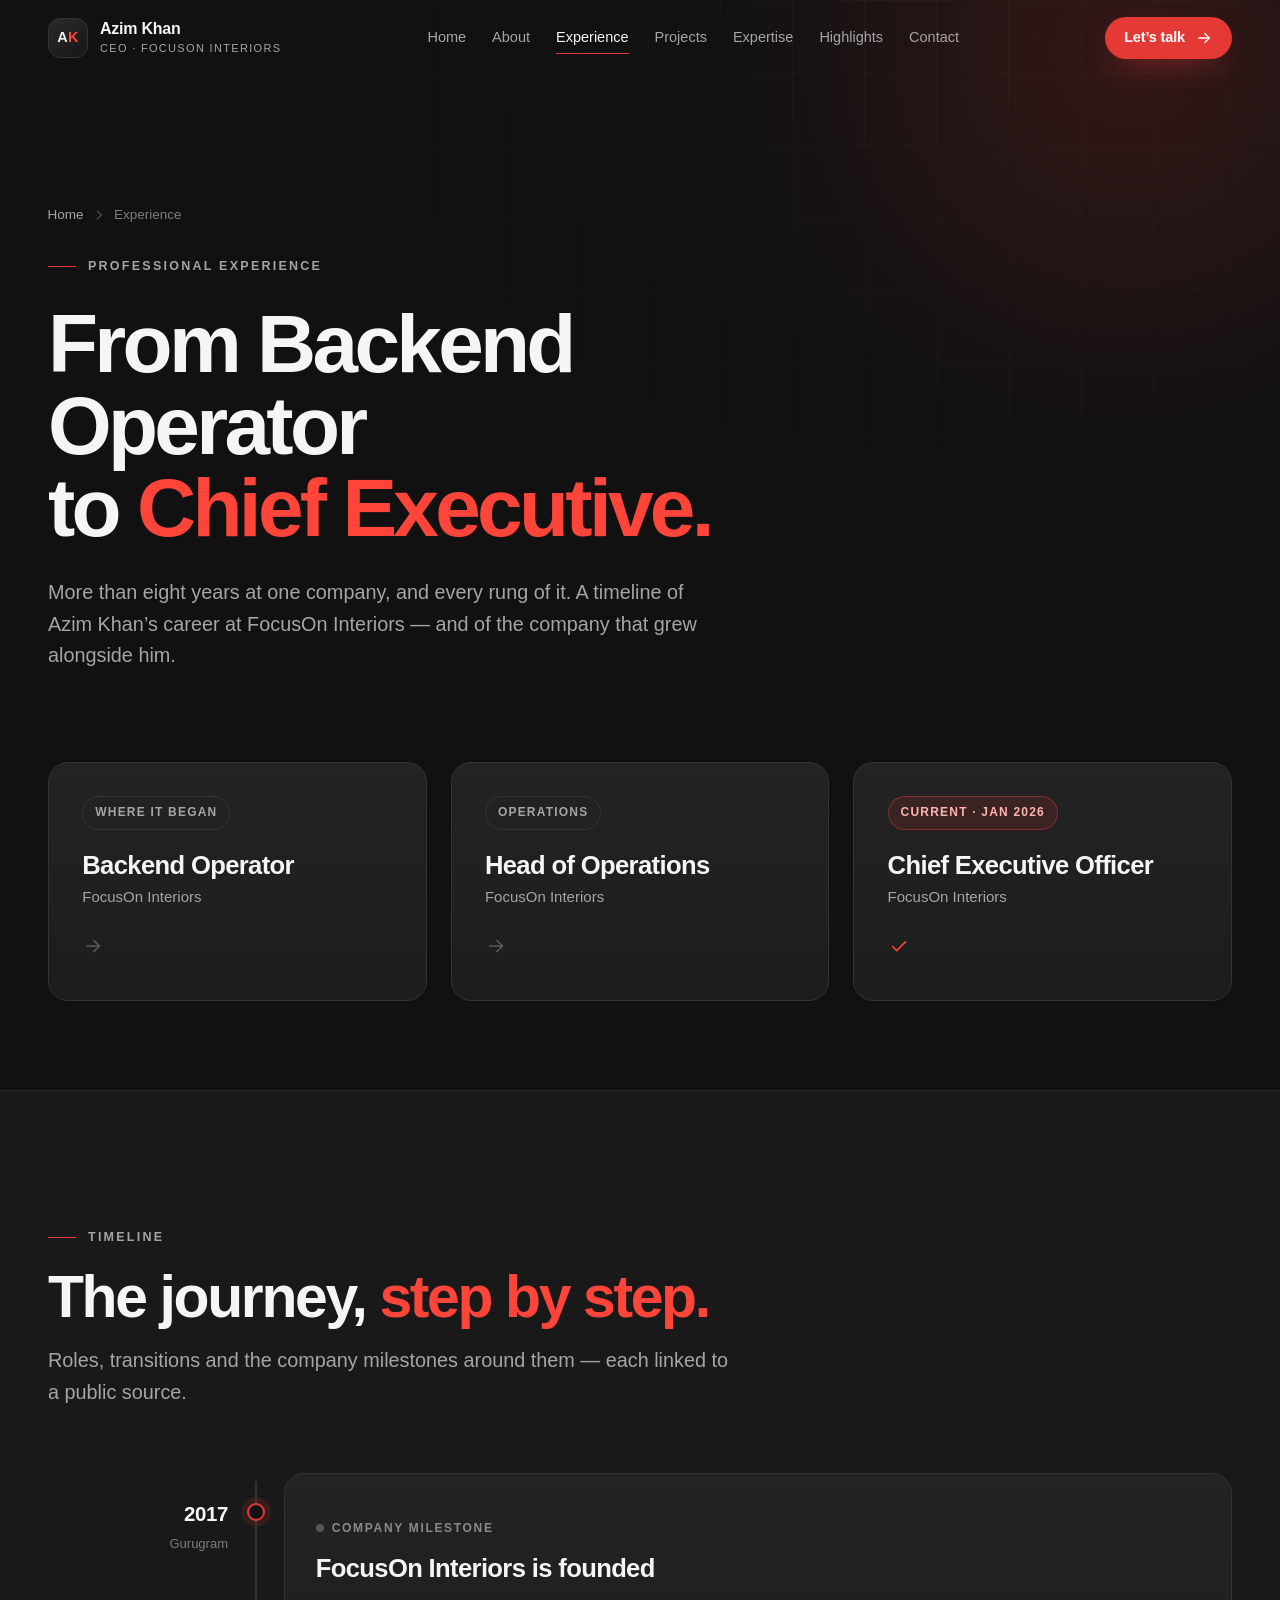
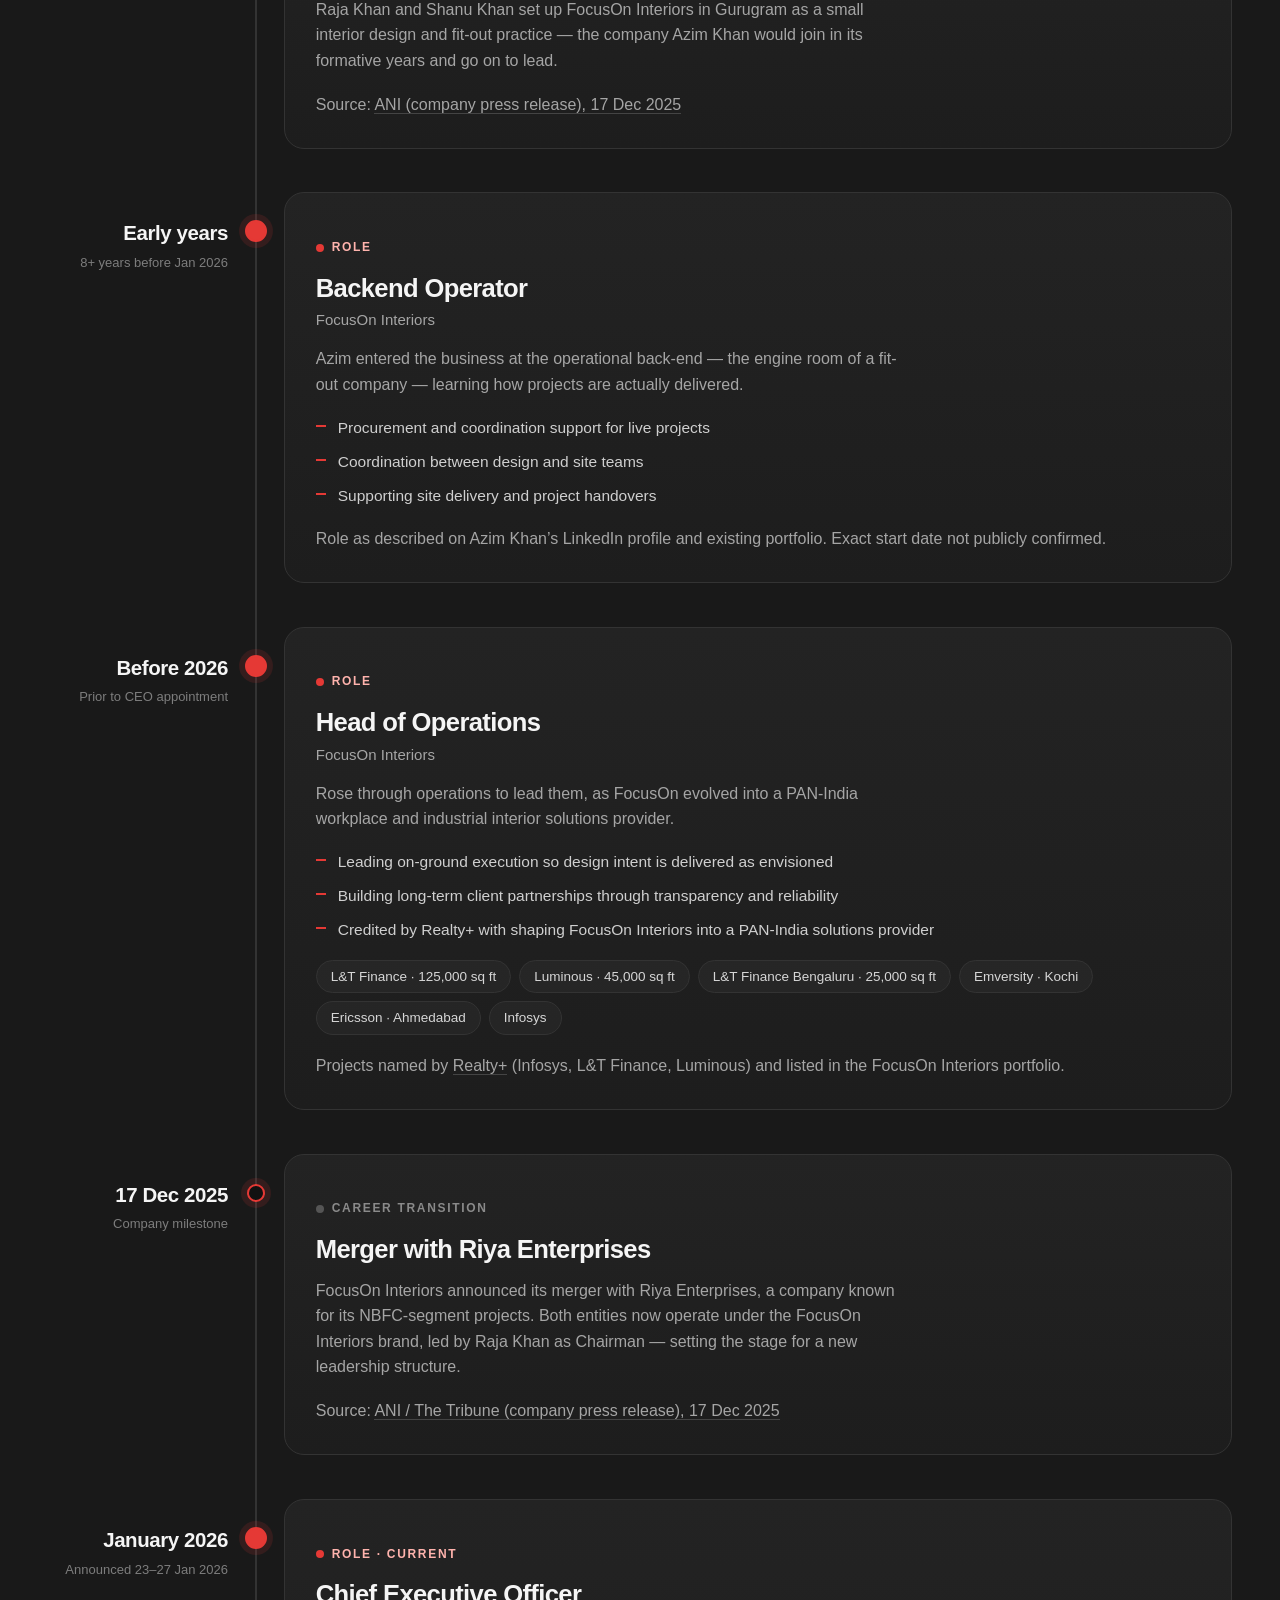
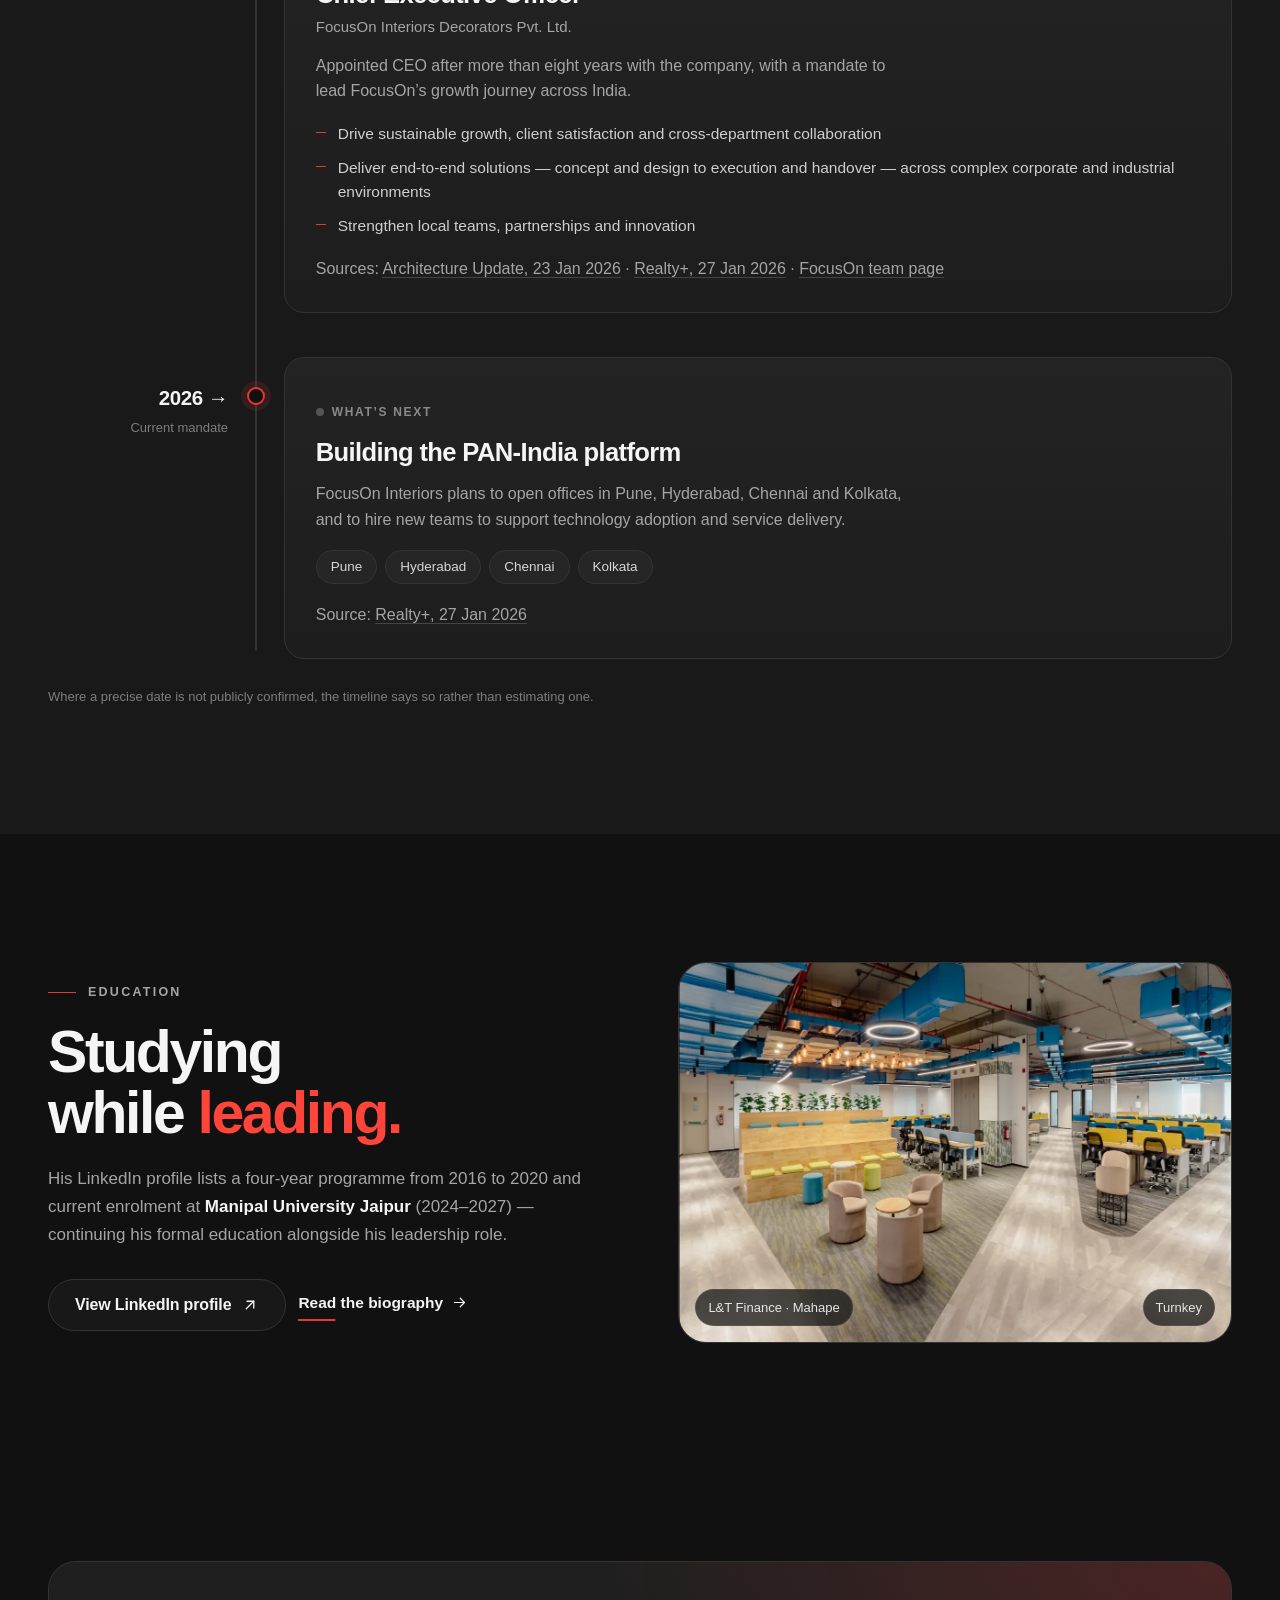
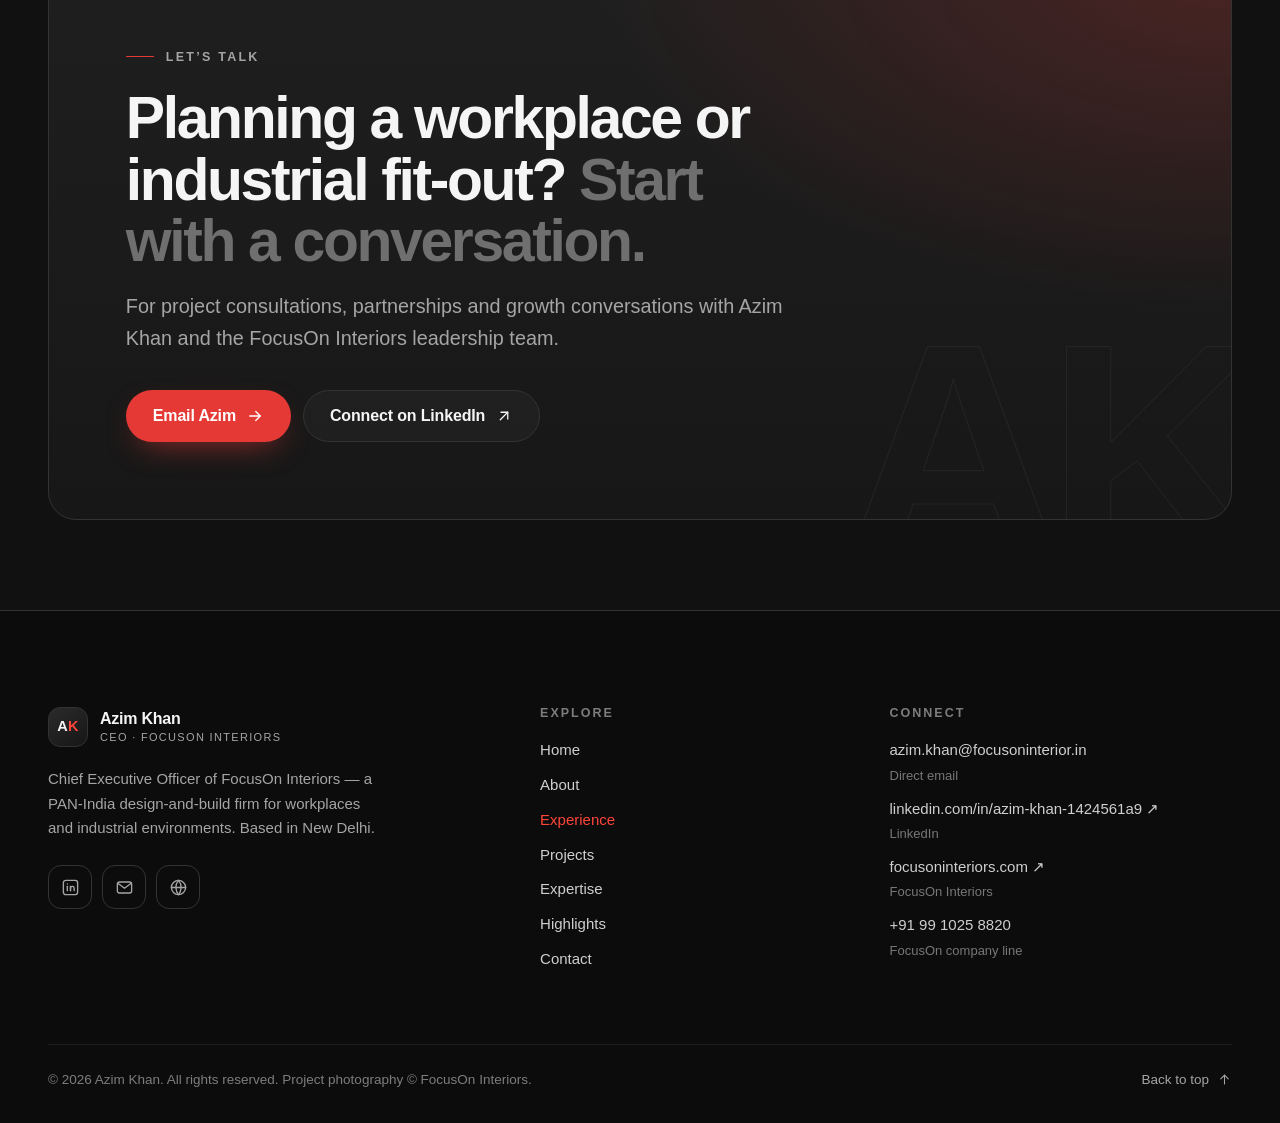
<file: experience.html>
<!doctype html>
<html lang="en-IN">
<head>
  <meta charset="utf-8">
  <meta name="viewport" content="width=device-width, initial-scale=1, viewport-fit=cover">
  <title>Experience — Azim Khan, CEO of FocusOn Interiors</title>
  <meta name="description" content="Professional timeline of Azim Khan at FocusOn Interiors: Backend Operator, Head of Operations and, since January 2026, Chief Executive Officer.">
  <meta name="author" content="Azim Khan">
  <meta name="robots" content="index, follow">
  <meta name="theme-color" content="#111111">
  <meta name="color-scheme" content="dark">
  <meta property="og:type" content="website">
  <meta property="og:site_name" content="Azim Khan">
  <meta property="og:locale" content="en_IN">
  <meta property="og:title" content="Experience — Azim Khan, CEO of FocusOn Interiors">
  <meta property="og:description" content="Professional timeline of Azim Khan at FocusOn Interiors: Backend Operator, Head of Operations and, since January 2026, Chief Executive Officer.">
  <meta property="og:image" content="assets/images/azim-khan-og.jpg">
  <meta property="og:image:width" content="1200">
  <meta property="og:image:height" content="630">
  <meta property="og:image:alt" content="Azim Khan, Chief Executive Officer, FocusOn Interiors">
  <meta name="twitter:card" content="summary_large_image">
  <meta name="twitter:title" content="Experience — Azim Khan, CEO of FocusOn Interiors">
  <meta name="twitter:description" content="Professional timeline of Azim Khan at FocusOn Interiors: Backend Operator, Head of Operations and, since January 2026, Chief Executive Officer.">
  <meta name="twitter:image" content="assets/images/azim-khan-og.jpg">
  <link rel="icon" type="image/svg+xml" href="data:image/svg+xml,%3Csvg xmlns='http://www.w3.org/2000/svg' viewBox='0 0 64 64'%3E%3Crect width='64' height='64' rx='16' fill='%23111111'/%3E%3Crect x='1' y='1' width='62' height='62' rx='15' fill='none' stroke='%23333333' stroke-width='2'/%3E%3Ctext x='32' y='42' text-anchor='middle' font-family='Helvetica,Arial,sans-serif' font-size='25' font-weight='700' fill='%23F5F5F5'%3EA%3Ctspan fill='%23FF453A'%3EK%3C/tspan%3E%3C/text%3E%3C/svg%3E">
  <link rel="apple-touch-icon" href="assets/images/apple-touch-icon.png">
  <script>document.documentElement.classList.add('js');</script>
  <style>
/* ====== Shared design system (replicated in every page by design) ====== */
/* ==========================================================
   Design tokens — keep identical across every page
   ========================================================== */
:root{
  --bg:#111111; --bg-2:#191919; --card:#202020; --card-2:#262626;
  --red:#E53935; --red-hi:#FF453A; --red-soft:rgba(229,57,53,.12);
  --text:#F5F5F5; --muted:#A5A5A5; --border:#333333; --border-soft:rgba(255,255,255,.07);
  --radius-sm:12px; --radius:20px; --radius-lg:28px;
  --maxw:1240px; --gutter:clamp(20px,5vw,48px); --header-h:76px;
  --ease:cubic-bezier(.22,1,.36,1);
  --font:-apple-system,BlinkMacSystemFont,"SF Pro Display","SF Pro Text","Segoe UI Variable","Segoe UI",Inter,Roboto,"Helvetica Neue",Arial,sans-serif;
}
*,*::before,*::after{box-sizing:border-box}
html{-webkit-text-size-adjust:100%;text-size-adjust:100%;scroll-behavior:smooth;scroll-padding-top:calc(var(--header-h) + 20px);background:var(--bg)}
body{margin:0;min-height:100vh;background:var(--bg);color:var(--text);font-family:var(--font);font-size:17px;line-height:1.65;-webkit-font-smoothing:antialiased;-moz-osx-font-smoothing:grayscale;overflow-x:hidden;text-rendering:optimizeLegibility}
body.menu-open{overflow:hidden}
img{max-width:100%;height:auto;display:block}
a{color:inherit;text-decoration:none}
button{font:inherit;color:inherit}
p{margin:0}
figure,blockquote{margin:0}
ul,ol{margin:0;padding:0;list-style:none}
::selection{background:var(--red);color:#fff}
:focus-visible{outline:2px solid var(--red-hi);outline-offset:3px;border-radius:8px}
.skip-link{position:fixed;left:16px;top:-80px;z-index:400;background:var(--red);color:#fff;padding:12px 18px;border-radius:12px;font-weight:600;transition:top .25s var(--ease)}
.skip-link:focus{top:16px}
.sr-only{position:absolute!important;width:1px;height:1px;padding:0;margin:-1px;overflow:hidden;clip:rect(0,0,0,0);white-space:nowrap;border:0}

/* ---------- layout ---------- */
.container{width:min(100% - 2*var(--gutter),var(--maxw));margin-inline:auto}
.section{position:relative;padding-block:clamp(80px,10vw,140px)}
.section--tight{padding-block:clamp(56px,7vw,96px)}
.section--alt{background:var(--bg-2)}
.section--line{border-top:1px solid var(--border-soft)}
.grid{display:grid;gap:clamp(16px,2vw,24px)}
.grid-2{grid-template-columns:repeat(2,minmax(0,1fr))}
.grid-3{grid-template-columns:repeat(3,minmax(0,1fr))}
.grid-4{grid-template-columns:repeat(4,minmax(0,1fr))}
.split{display:grid;grid-template-columns:minmax(0,1fr) minmax(0,1fr);gap:clamp(40px,6vw,96px);align-items:center}
.stack>*+*{margin-top:18px}

/* ---------- typography ---------- */
h1,h2,h3,h4{margin:0;font-weight:650;letter-spacing:-.025em;line-height:1.08;text-wrap:balance}
.eyebrow{display:inline-flex;align-items:center;gap:12px;font-size:12.5px;font-weight:600;letter-spacing:.18em;text-transform:uppercase;color:var(--muted)}
.eyebrow::before{content:"";width:28px;height:1px;background:var(--red)}
.display{font-size:clamp(48px,8vw,112px);font-weight:700;letter-spacing:-.05em;line-height:.95}
.h1{font-size:clamp(42px,6.4vw,88px);font-weight:700;letter-spacing:-.045em;line-height:1}
.h2{font-size:clamp(34px,4.6vw,60px);letter-spacing:-.04em;line-height:1.04}
.h3{font-size:clamp(21px,1.9vw,25px);letter-spacing:-.02em;line-height:1.2}
.lead{font-size:clamp(18px,1.55vw,21px);line-height:1.6;color:var(--muted);max-width:62ch}
.body-copy{color:var(--muted);max-width:66ch}
.body-copy strong,.lead strong{color:var(--text);font-weight:600}
.accent{color:var(--red-hi)}
.dim{color:#6f6f6f}
.grad{background:linear-gradient(180deg,#ffffff 0%,#b9b9b9 100%);-webkit-background-clip:text;background-clip:text;color:transparent}
.grad-red{background:linear-gradient(100deg,#ff6b5f 0%,#e53935 60%,#b72b28 100%);-webkit-background-clip:text;background-clip:text;color:transparent}
.section-head{display:flex;align-items:flex-end;justify-content:space-between;gap:32px;margin-bottom:clamp(40px,5vw,64px)}
.section-head>div{max-width:760px}
.section-head .h2{margin-top:18px}
.section-head .lead{margin-top:18px}
.source{font-size:13px;color:#7d7d7d;line-height:1.5}
.source a{color:var(--muted);border-bottom:1px solid #444;transition:color .2s,border-color .2s}
.source a:hover{color:var(--text);border-color:var(--red)}

/* ---------- buttons & links ---------- */
.btn-row{display:flex;flex-wrap:wrap;gap:12px;align-items:center}
.btn{position:relative;display:inline-flex;align-items:center;justify-content:center;gap:10px;min-height:52px;padding:0 26px;border-radius:999px;border:1px solid transparent;font-size:16px;font-weight:600;letter-spacing:-.01em;cursor:pointer;white-space:nowrap;transition:transform .4s var(--ease),background-color .3s,border-color .3s,box-shadow .4s var(--ease),color .3s}
.btn svg{width:18px;height:18px;flex:none;transition:transform .4s var(--ease)}
.btn:hover svg{transform:translateX(3px)}
.btn--primary{background:var(--red);color:#fff;box-shadow:0 12px 32px -14px rgba(229,57,53,.75)}
.btn--primary:hover{background:var(--red-hi);transform:translateY(-2px);box-shadow:0 20px 44px -16px rgba(255,69,58,.75)}
.btn--ghost{background:rgba(255,255,255,.03);border-color:var(--border);color:var(--text)}
.btn--ghost:hover{background:rgba(255,255,255,.07);border-color:#555;transform:translateY(-2px)}
.btn--sm{min-height:42px;padding:0 18px;font-size:14.5px}
.link-arrow{position:relative;display:inline-flex;align-items:center;gap:8px;font-weight:600;font-size:15.5px;color:var(--text);padding-bottom:5px}
.link-arrow svg{width:17px;height:17px;transition:transform .4s var(--ease)}
.link-arrow::after{content:"";position:absolute;left:0;right:0;bottom:0;height:1.5px;background:var(--red);transform:scaleX(.22);transform-origin:left;transition:transform .5s var(--ease)}
.link-arrow:hover::after,.link-arrow:focus-visible::after{transform:scaleX(1)}
.link-arrow:hover svg{transform:translateX(3px)}
.text-link{color:var(--text);background:linear-gradient(var(--red),var(--red)) 0 100%/0 1.5px no-repeat;transition:background-size .45s var(--ease)}
.text-link:hover{background-size:100% 1.5px}

/* ---------- chips & icons ---------- */
.chip{display:inline-flex;align-items:center;gap:8px;padding:7px 14px;border-radius:999px;border:1px solid var(--border);background:rgba(255,255,255,.03);font-size:13.5px;color:#d6d6d6;line-height:1.3}
.chip--red{border-color:rgba(229,57,53,.4);background:var(--red-soft);color:#ffb3ad}
.chip-row{display:flex;flex-wrap:wrap;gap:8px}
.icon{width:50px;height:50px;flex:none;border-radius:15px;display:grid;place-items:center;background:var(--red-soft);border:1px solid rgba(229,57,53,.28);color:var(--red-hi);transition:transform .5s var(--ease),background-color .3s}
.icon svg{width:23px;height:23px}

/* ---------- cards ---------- */
.card{position:relative;overflow:hidden;background:linear-gradient(180deg,#232323 0%,#1d1d1d 100%);border:1px solid var(--border);border-radius:var(--radius);padding:clamp(24px,2.6vw,34px);transition:transform .55s var(--ease),border-color .4s,box-shadow .55s var(--ease)}
.card::before{content:"";position:absolute;inset:0 0 auto 0;height:1px;background:linear-gradient(90deg,transparent,rgba(255,69,58,.75),transparent);opacity:0;transition:opacity .45s}
.card:hover{transform:translateY(-4px);border-color:#474747;box-shadow:0 30px 60px -34px rgba(0,0,0,.9)}
.card:hover::before{opacity:1}
.card:hover .icon{transform:translateY(-2px) scale(1.04);background:rgba(229,57,53,.18)}
.card h3{margin-top:22px}
.card p{margin-top:12px;color:var(--muted);font-size:16px;line-height:1.6}
.card .num{font-size:13px;font-weight:600;letter-spacing:.14em;color:#7a7a7a}
.card--flat:hover{transform:none}
.quote-card{display:flex;flex-direction:column;gap:22px}
.quote-card blockquote{margin:0;font-size:clamp(18px,1.5vw,20px);line-height:1.55;color:#e9e9e9;letter-spacing:-.01em}
.quote-card .q-icon{width:34px;height:34px;color:var(--red-hi)}
.quote-card figcaption{margin-top:auto;padding-top:18px;border-top:1px solid var(--border-soft);display:flex;flex-direction:column;gap:3px;font-size:14.5px}
.quote-card figcaption strong{font-weight:600;color:var(--text)}
.quote-card figcaption span{color:var(--muted)}
.quote-card figure{margin:0}

/* ---------- media frames ---------- */
.frame{position:relative;overflow:hidden;border-radius:var(--radius-lg);border:1px solid var(--border);background:#1a1a1a}
.frame img{width:100%;height:100%;object-fit:cover;transition:transform 1.4s var(--ease)}
.frame:hover img{transform:scale(1.04)}
.frame figcaption,.frame .caption{position:absolute;left:16px;bottom:16px;right:16px;display:flex;justify-content:space-between;gap:12px;font-size:13px;color:#e6e6e6}
.frame .caption span{background:rgba(17,17,17,.72);backdrop-filter:blur(10px);-webkit-backdrop-filter:blur(10px);border:1px solid rgba(255,255,255,.08);padding:7px 12px;border-radius:999px}
.img-missing{display:grid;place-items:center;background:repeating-linear-gradient(135deg,#1c1c1c 0 12px,#202020 12px 24px)}
.img-missing img{opacity:0}
.img-missing::after{content:attr(data-fallback);position:absolute;inset:auto 0 50% 0;transform:translateY(50%);text-align:center;font-size:13px;color:#777;padding:0 16px}

/* ---------- project card (shared) ---------- */
.project-card{position:relative;display:flex;flex-direction:column;background:var(--card);border:1px solid var(--border);border-radius:var(--radius);overflow:hidden;transition:transform .6s var(--ease),border-color .4s,box-shadow .6s var(--ease)}
.project-card:hover{transform:translateY(-5px);border-color:#4a4a4a;box-shadow:0 36px 70px -40px rgba(0,0,0,.95)}
.project-media{position:relative;aspect-ratio:4/3;overflow:hidden;background:#1a1a1a}
.project-media img{width:100%;height:100%;object-fit:cover;transition:transform 1.3s var(--ease)}
.project-card:hover .project-media img{transform:scale(1.07)}
.project-media::after{content:"";position:absolute;inset:0;background:linear-gradient(180deg,rgba(0,0,0,0) 55%,rgba(0,0,0,.55) 100%);pointer-events:none}
.project-tag{position:absolute;z-index:2;left:16px;top:16px;padding:6px 12px;border-radius:999px;font-size:12px;font-weight:600;letter-spacing:.06em;text-transform:uppercase;background:rgba(17,17,17,.72);border:1px solid rgba(255,255,255,.1);backdrop-filter:blur(10px);-webkit-backdrop-filter:blur(10px)}
.project-area{position:absolute;z-index:2;right:16px;bottom:14px;font-size:13px;font-weight:600;color:#fff}
.project-body{display:flex;flex-direction:column;gap:10px;flex:1;padding:24px 26px 26px}
.project-body h3{font-size:clamp(20px,1.7vw,23px)}
.project-meta{display:flex;flex-wrap:wrap;gap:4px 14px;font-size:14px;color:var(--muted)}
.project-meta span{display:inline-flex;align-items:center;gap:6px}
.project-meta svg{width:15px;height:15px;color:#7d7d7d}
.project-body p{color:var(--muted);font-size:15.5px;line-height:1.6}
.project-body .link-arrow{margin-top:auto;padding-top:10px;align-self:flex-start}
.project-link::before{content:"";position:absolute;inset:0;z-index:3}

/* ---------- header ---------- */
.site-header{position:fixed;inset:0 0 auto 0;z-index:100;height:var(--header-h);border-bottom:1px solid transparent;transition:background-color .45s var(--ease),border-color .45s,backdrop-filter .45s}
.site-header.is-scrolled,.menu-open .site-header{background:rgba(17,17,17,.8);-webkit-backdrop-filter:saturate(170%) blur(18px);backdrop-filter:saturate(170%) blur(18px);border-bottom-color:var(--border-soft)}
.header-inner{height:100%;display:flex;align-items:center;justify-content:space-between;gap:24px}
.brand{display:inline-flex;align-items:center;gap:12px;flex:none;border-radius:12px}
.brand-mark{width:40px;height:40px;border-radius:12px;display:flex;align-items:center;justify-content:center;background:linear-gradient(145deg,#2b2b2b,#161616);border:1px solid var(--border);font-weight:700;font-size:14.5px;letter-spacing:.02em;transition:border-color .3s,transform .5s var(--ease)}
.brand-mark span{color:var(--red-hi)}
.brand:hover .brand-mark{border-color:var(--red);transform:rotate(-4deg)}
.brand-text{display:flex;flex-direction:column;line-height:1.15}
.brand-text strong{font-size:16px;font-weight:650;letter-spacing:-.015em}
.brand-text small{font-size:11px;color:var(--muted);letter-spacing:.12em;text-transform:uppercase;margin-top:3px}
.nav{display:flex;align-items:center;gap:2px}
.nav a{position:relative;padding:10px 12px;border-radius:10px;font-size:14.5px;font-weight:500;color:var(--muted);transition:color .25s}
.nav a::after{content:"";position:absolute;left:12px;right:12px;bottom:5px;height:1.5px;border-radius:2px;background:var(--red);transform:scaleX(0);transform-origin:left;transition:transform .45s var(--ease)}
.nav a:hover,.nav a[aria-current="page"]{color:var(--text)}
.nav a:hover::after,.nav a:focus-visible::after,.nav a[aria-current="page"]::after{transform:scaleX(1)}
.header-actions{display:flex;align-items:center;gap:10px}
.menu-toggle{display:none;position:relative;width:46px;height:46px;border-radius:13px;border:1px solid var(--border);background:rgba(255,255,255,.04);cursor:pointer;transition:border-color .3s,background-color .3s}
.menu-toggle:hover{border-color:#555}
.menu-toggle span{position:absolute;left:13px;right:13px;height:1.7px;border-radius:2px;background:var(--text);transition:transform .5s var(--ease),top .5s var(--ease),width .5s var(--ease)}
.menu-toggle span:nth-child(1){top:18px}
.menu-toggle span:nth-child(2){top:26px;right:19px}
.menu-toggle[aria-expanded="true"] span:nth-child(1){top:22px;transform:rotate(45deg)}
.menu-toggle[aria-expanded="true"] span:nth-child(2){top:22px;right:13px;transform:rotate(-45deg)}
.mobile-menu{position:fixed;inset:0;z-index:99;display:flex;flex-direction:column;justify-content:space-between;gap:32px;padding:calc(var(--header-h) + 24px) var(--gutter) max(32px,env(safe-area-inset-bottom));background:rgba(13,13,13,.97);-webkit-backdrop-filter:blur(22px);backdrop-filter:blur(22px);overflow-y:auto;opacity:0;visibility:hidden;transition:opacity .45s var(--ease),visibility 0s linear .45s}
.mobile-menu.is-open{opacity:1;visibility:visible;transition:opacity .45s var(--ease),visibility 0s}
.mobile-menu nav a{display:flex;align-items:baseline;justify-content:space-between;gap:16px;padding:14px 4px;border-bottom:1px solid var(--border);font-size:clamp(28px,7.4vw,42px);font-weight:650;letter-spacing:-.035em;line-height:1.15;opacity:0;transform:translateY(18px);transition:opacity .5s var(--ease),transform .6s var(--ease),color .25s;transition-delay:calc(var(--i,0)*45ms)}
.mobile-menu nav a small{font-size:13px;font-weight:500;letter-spacing:.08em;color:#6d6d6d}
.mobile-menu nav a:hover,.mobile-menu nav a[aria-current="page"]{color:var(--red-hi)}
.mobile-menu.is-open nav a{opacity:1;transform:none}
.mobile-menu-foot{display:flex;flex-direction:column;gap:14px;font-size:15px;color:var(--muted)}
.mobile-menu-foot a{color:var(--text)}

/* ---------- page hero (inner pages) ---------- */
.page-hero{position:relative;overflow:hidden;padding-top:calc(var(--header-h) + clamp(64px,10vw,132px));padding-bottom:clamp(56px,7vw,100px)}
.page-hero::before{content:"";position:absolute;width:820px;height:820px;right:-260px;top:-360px;border-radius:50%;background:radial-gradient(closest-side,rgba(229,57,53,.16),rgba(229,57,53,0));pointer-events:none}
.page-hero::after{content:"";position:absolute;inset:0;background-image:linear-gradient(rgba(255,255,255,.028) 1px,transparent 1px),linear-gradient(90deg,rgba(255,255,255,.028) 1px,transparent 1px);background-size:72px 72px;-webkit-mask-image:radial-gradient(ellipse at 70% 0%,#000 0%,transparent 65%);mask-image:radial-gradient(ellipse at 70% 0%,#000 0%,transparent 65%);pointer-events:none}
.page-hero .container{position:relative;z-index:1}
.page-hero .h1{margin-top:26px;max-width:16ch}
.page-hero .lead{margin-top:28px}
.crumbs{display:flex;flex-wrap:wrap;align-items:center;gap:8px;font-size:13.5px;color:#7d7d7d;margin-bottom:22px}
.crumbs a{color:var(--muted);transition:color .2s}
.crumbs a:hover{color:var(--text)}
.crumbs svg{width:14px;height:14px}

/* ---------- reveal system ---------- */
.reveal-line{display:block;overflow:hidden;padding-bottom:.06em;margin-bottom:-.06em}
.reveal-line>span{display:block}
.js .reveal-line>span{transform:translateY(108%);transition:transform 1.15s var(--ease);transition-delay:var(--d,0s);animation:failsafe-show 0s linear 6s forwards}
.js .hero-fade{opacity:0;transform:translateY(18px);transition:opacity 1s var(--ease),transform 1s var(--ease);transition-delay:var(--d,0s);animation:failsafe-show 0s linear 6s forwards}
.is-ready .reveal-line>span,.is-ready .hero-fade{transform:none;opacity:1}
.js [data-reveal]{opacity:0;transform:translateY(30px);transition:opacity .95s var(--ease),transform .95s var(--ease);transition-delay:var(--d,0s)}
.js [data-reveal="fade"]{transform:none}
.js [data-reveal="scale"]{transform:scale(.96)}
.js [data-reveal].is-in{opacity:1;transform:none}
@keyframes failsafe-show{to{opacity:1;transform:none}}

/* ---------- CTA band ---------- */
.cta-card{position:relative;overflow:hidden;border-radius:var(--radius-lg);border:1px solid var(--border);background:radial-gradient(120% 140% at 100% 0%,rgba(229,57,53,.22) 0%,rgba(229,57,53,0) 45%),linear-gradient(180deg,#1f1f1f,#171717);padding:clamp(36px,6vw,80px)}
.cta-card::after{content:"AK";position:absolute;right:-.06em;bottom:-.28em;font-size:clamp(160px,24vw,340px);font-weight:800;letter-spacing:-.06em;line-height:1;color:transparent;-webkit-text-stroke:1px rgba(255,255,255,.06);pointer-events:none}
.cta-card>*{position:relative;z-index:1}
.cta-card .h2{margin-top:20px;max-width:21ch;hyphens:manual}
.cta-card .lead{margin-top:20px}
.cta-card .btn-row{margin-top:36px}

/* ---------- footer ---------- */
.site-footer{position:relative;border-top:1px solid var(--border);background:#0c0c0c;padding:clamp(64px,8vw,96px) 0 32px;font-size:15px}
.footer-top{display:grid;grid-template-columns:1.5fr 1fr 1.2fr;gap:clamp(32px,5vw,72px)}
.footer-brand p{margin-top:20px;color:var(--muted);max-width:40ch;line-height:1.65}
.footer-social{display:flex;gap:10px;margin-top:24px}
.footer-social a{width:44px;height:44px;border-radius:13px;display:grid;place-items:center;border:1px solid var(--border);color:var(--muted);transition:color .25s,border-color .25s,transform .4s var(--ease)}
.footer-social a:hover{color:var(--text);border-color:var(--red);transform:translateY(-2px)}
.footer-social svg{width:19px;height:19px}
.footer-col h2{font-size:12.5px;font-weight:600;letter-spacing:.16em;text-transform:uppercase;color:#7d7d7d;margin-bottom:18px}
.footer-col li+li{margin-top:10px}
.footer-col a{color:#cfcfcf;transition:color .2s}
.footer-col a:hover,.footer-col a[aria-current="page"]{color:var(--text)}
.footer-col a[aria-current="page"]{color:var(--red-hi)}
.footer-col .small{display:block;font-size:13px;color:#777;margin-top:2px}
.footer-bottom{margin-top:clamp(48px,6vw,72px);padding-top:24px;border-top:1px solid var(--border-soft);display:flex;flex-wrap:wrap;justify-content:space-between;align-items:center;gap:12px 24px;font-size:13.5px;color:#7d7d7d}
.to-top{display:inline-flex;align-items:center;gap:8px;color:var(--muted);transition:color .2s}
.to-top:hover{color:var(--text)}
.to-top svg{width:15px;height:15px;transform:rotate(-90deg)}

/* ---------- toast ---------- */
.toast{position:fixed;left:50%;bottom:max(24px,env(safe-area-inset-bottom));z-index:250;transform:translate(-50%,20px);opacity:0;pointer-events:none;background:#262626;border:1px solid #3d3d3d;color:var(--text);padding:12px 18px;border-radius:999px;font-size:14.5px;display:flex;align-items:center;gap:10px;box-shadow:0 20px 40px -20px #000;transition:opacity .35s var(--ease),transform .45s var(--ease)}
.toast svg{width:17px;height:17px;color:#57d18a}
.toast.is-show{opacity:1;transform:translate(-50%,0)}

/* ---------- responsive (shared) ---------- */
@media (max-width:1120px){
  .nav,.header-cta{display:none}
  .menu-toggle{display:block}
}
@media (max-width:1024px){
  .grid-4{grid-template-columns:repeat(2,minmax(0,1fr))}
  .grid-3{grid-template-columns:repeat(2,minmax(0,1fr))}
  .footer-top{grid-template-columns:1fr 1fr}
  .footer-brand{grid-column:1/-1}
}
@media (max-width:860px){
  .split{grid-template-columns:1fr}
  .section-head{flex-direction:column;align-items:flex-start}
}
@media (max-width:640px){
  body{font-size:16px}
  .grid-2,.grid-3,.grid-4{grid-template-columns:1fr}
  .btn{width:100%}
  .btn-row{flex-direction:column;align-items:stretch}
  .footer-top{grid-template-columns:1fr}
  .brand-text small{display:none}
  :root{--header-h:68px}
}
@media (max-width:360px){
  .brand-text strong{font-size:15px}
  .display{font-size:44px}
}
@media (hover:none){
  .card:hover,.project-card:hover{transform:none}
}
@media (prefers-reduced-motion:reduce){
  html{scroll-behavior:auto}
  *,*::before,*::after{animation-duration:.001ms!important;animation-iteration-count:1!important;transition-duration:.001ms!important;transition-delay:0s!important}
  .js [data-reveal],.js .reveal-line>span,.js .hero-fade{opacity:1;transform:none}
}
@media print{
  .site-header,.mobile-menu,.cta-section,.toast{display:none!important}
  body{background:#fff;color:#000}
}

/* ====== Page-specific styles ====== */
.roles{display:grid;grid-template-columns:repeat(3,minmax(0,1fr));gap:clamp(16px,2vw,24px)}
.role{display:flex;flex-direction:column}
.role .tag{display:inline-flex;align-self:flex-start;padding:6px 12px;border-radius:999px;font-size:12px;font-weight:600;letter-spacing:.1em;text-transform:uppercase;border:1px solid var(--border);color:var(--muted)}
.role.is-current .tag{border-color:rgba(229,57,53,.45);color:#ffb3ad;background:var(--red-soft)}
.role h3{margin-top:22px;font-size:clamp(22px,2vw,27px)}
.role .org{margin-top:6px;font-size:15px;color:var(--muted)}
.role .arrow{margin-top:auto;padding-top:26px;color:#5a5a5a}
.role .arrow svg{width:22px;height:22px}
.role.is-current .arrow{color:var(--red-hi)}

/* timeline */
.timeline{position:relative;margin-top:clamp(40px,5vw,64px)}
.timeline::before,.tl-progress{content:"";position:absolute;left:207px;top:8px;bottom:8px;width:2px;border-radius:2px;background:var(--border)}
.tl-progress{background:linear-gradient(180deg,var(--red-hi),var(--red));transform-origin:top;transform:scaleY(var(--p,0));z-index:1}
.tl-item{position:relative;display:grid;grid-template-columns:180px 56px minmax(0,1fr);align-items:start;padding-bottom:clamp(28px,3.4vw,44px)}
.tl-item:last-child{padding-bottom:0}
.tl-date{padding-top:24px;text-align:right}
.tl-date strong{display:block;font-size:clamp(18px,1.6vw,21px);font-weight:650;letter-spacing:-.02em}
.tl-date span{display:block;margin-top:4px;font-size:13px;color:#7d7d7d;line-height:1.4}
.tl-node{position:relative;z-index:2;justify-self:center;margin-top:30px;width:18px;height:18px;border-radius:50%;background:var(--bg);border:2px solid #555;transition:border-color .5s,background-color .5s,box-shadow .5s}
.tl-item.is-in .tl-node{border-color:var(--red);box-shadow:0 0 0 6px rgba(229,57,53,.13)}
.tl-item.is-role .tl-node{width:22px;height:22px;margin-top:28px}
.tl-item.is-role.is-in .tl-node{background:var(--red)}
.tl-card{padding:clamp(22px,2.4vw,32px)}
.tl-card .kind{display:inline-flex;align-items:center;gap:8px;font-size:12px;font-weight:600;letter-spacing:.14em;text-transform:uppercase;color:#8a8a8a}
.tl-card .kind::before{content:"";width:8px;height:8px;border-radius:50%;background:#555}
.is-role .tl-card .kind{color:#ffb3ad}
.is-role .tl-card .kind::before{background:var(--red)}
.tl-card h3{margin-top:14px;font-size:clamp(21px,2vw,26px)}
.tl-card .org{margin-top:6px;color:var(--muted);font-size:15px}
.tl-card>p{margin-top:14px}
.tl-card ul{margin-top:18px;display:grid;gap:10px}
.tl-card li{position:relative;padding-left:22px;color:#cfcfcf;font-size:15.5px;line-height:1.55}
.tl-card li::before{content:"";position:absolute;left:0;top:.62em;width:10px;height:1.5px;background:var(--red)}
.tl-card .chip-row{margin-top:18px}
.tl-card .source{margin-top:18px}
.tl-dates-note{margin-top:28px}
@media (max-width:900px){
  .roles{grid-template-columns:1fr}
  .timeline::before,.tl-progress{left:9px}
  .tl-item{grid-template-columns:40px minmax(0,1fr);grid-template-areas:"node date" "node card"}
  .tl-node{grid-area:node;justify-self:start;margin-top:4px!important}
  .tl-item.is-role .tl-node{margin-left:-2px}
  .tl-date{grid-area:date;text-align:left;padding:0 0 12px}
  .tl-date strong,.tl-date span{display:inline}
  .tl-date span{margin-left:8px}
  .tl-card{grid-area:card}
}

  </style>
</head>
<body>

  <a class="skip-link" href="#main">Skip to content</a>
  <header class="site-header" id="top">
    <div class="container header-inner">
      <a class="brand" href="index.html" aria-label="Azim Khan — home">
        <span class="brand-mark" aria-hidden="true">A<span>K</span></span>
        <span class="brand-text"><strong>Azim Khan</strong><small>CEO · FocusOn Interiors</small></span>
      </a>
      <nav class="nav" aria-label="Main navigation">
          <a href="index.html">Home</a>
          <a href="about.html">About</a>
          <a href="experience.html" aria-current="page">Experience</a>
          <a href="projects.html">Projects</a>
          <a href="expertise.html">Expertise</a>
          <a href="highlights.html">Highlights</a>
          <a href="contact.html">Contact</a>
      </nav>
      <div class="header-actions">
        <a class="btn btn--primary btn--sm header-cta" href="contact.html">Let’s talk <svg viewBox="0 0 24 24" fill="none" stroke="currentColor" stroke-width="1.7" stroke-linecap="round" stroke-linejoin="round" aria-hidden="true" focusable="false"><path d="M5 12h14"/><path d="m13 6 6 6-6 6"/></svg></a>
        <button class="menu-toggle" type="button" aria-label="Open navigation menu" aria-expanded="false" aria-controls="mobile-menu"><span></span><span></span></button>
      </div>
    </div>
  </header>
  <div class="mobile-menu" id="mobile-menu" aria-hidden="true" inert>
    <nav aria-label="Mobile navigation">
        <a href="index.html" style="--i:0">Home<small>01</small></a>
        <a href="about.html" style="--i:1">About<small>02</small></a>
        <a href="experience.html" style="--i:2" aria-current="page">Experience<small>03</small></a>
        <a href="projects.html" style="--i:3">Projects<small>04</small></a>
        <a href="expertise.html" style="--i:4">Expertise<small>05</small></a>
        <a href="highlights.html" style="--i:5">Highlights<small>06</small></a>
        <a href="contact.html" style="--i:6">Contact<small>07</small></a>
    </nav>
    <div class="mobile-menu-foot">
      <a href="mailto:azim.khan@focusoninterior.in">azim.khan@focusoninterior.in</a>
      <a href="https://in.linkedin.com/in/azim-khan-1424561a9" target="_blank" rel="noopener noreferrer">LinkedIn — Azim Khan ↗</a>
    </div>
  </div>

  <main id="main" tabindex="-1">

    <section class="page-hero" aria-labelledby="page-title">
      <div class="container">
        <nav class="crumbs hero-fade" aria-label="Breadcrumb"><a href="index.html">Home</a><svg viewBox="0 0 24 24" fill="none" stroke="currentColor" stroke-width="1.7" stroke-linecap="round" stroke-linejoin="round" aria-hidden="true" focusable="false"><path d="m9 5 7 7-7 7"/></svg><span aria-current="page">Experience</span></nav>
        <p class="eyebrow hero-fade" style="--d:.05s">Professional experience</p>
        <h1 class="h1" id="page-title"><span class="reveal-line"><span style="--d:.1s">From Backend Operator</span></span><span class="reveal-line"><span style="--d:.2s">to <span class="accent">Chief Executive.</span></span></span></h1>
        <p class="lead hero-fade" style="--d:.4s">More than eight years at one company, and every rung of it. A timeline of Azim Khan’s career at FocusOn Interiors — and of the company that grew alongside him.</p>
      </div>
    </section>

    <section class="section section--tight" aria-labelledby="glance-title" style="padding-top:0">
      <div class="container">
        <h2 class="sr-only" id="glance-title">Career at a glance</h2>
        <ol class="roles" data-stagger="0.1">
          <li class="card role"><span class="tag">Where it began</span><h3>Backend Operator</h3><p class="org">FocusOn Interiors</p><span class="arrow"><svg viewBox="0 0 24 24" fill="none" stroke="currentColor" stroke-width="1.7" stroke-linecap="round" stroke-linejoin="round" aria-hidden="true" focusable="false"><path d="M5 12h14"/><path d="m13 6 6 6-6 6"/></svg></span></li>
          <li class="card role"><span class="tag">Operations</span><h3>Head of Operations</h3><p class="org">FocusOn Interiors</p><span class="arrow"><svg viewBox="0 0 24 24" fill="none" stroke="currentColor" stroke-width="1.7" stroke-linecap="round" stroke-linejoin="round" aria-hidden="true" focusable="false"><path d="M5 12h14"/><path d="m13 6 6 6-6 6"/></svg></span></li>
          <li class="card role is-current"><span class="tag">Current · Jan 2026</span><h3>Chief Executive Officer</h3><p class="org">FocusOn Interiors</p><span class="arrow"><svg viewBox="0 0 24 24" fill="none" stroke="currentColor" stroke-width="1.7" stroke-linecap="round" stroke-linejoin="round" aria-hidden="true" focusable="false"><path d="m5 12.5 4.5 4.5L19 7.5"/></svg></span></li>
        </ol>
      </div>
    </section>

    <section class="section section--alt section--line" aria-labelledby="tl-title">
      <div class="container">
        <div class="section-head" style="margin-bottom:0">
          <div data-reveal>
            <p class="eyebrow">Timeline</p>
            <h2 class="h2" id="tl-title">The journey, <span class="accent">step by step.</span></h2>
            <p class="lead">Roles, transitions and the company milestones around them — each linked to a public source.</p>
          </div>
        </div>
        <div class="timeline">
          <span class="tl-progress" aria-hidden="true"></span>
          <ol>
          <li class="tl-item" data-reveal>
            <div class="tl-date"><strong>2017</strong><span>Gurugram</span></div>
            <span class="tl-node" aria-hidden="true"></span>
            <article class="card card--flat tl-card">
              <p class="kind">Company milestone</p>
              <h3>FocusOn Interiors is founded</h3>
              <p class="body-copy">Raja Khan and Shanu Khan set up FocusOn Interiors in Gurugram as a small interior design and fit-out practice — the company Azim Khan would join in its formative years and go on to lead.</p><p class="source">Source: <a href="https://aninews.in/news/business/focuson-interiors-strengthens-market-position-with-the-acquisition-of-riya-enterprises20251217124806/" target="_blank" rel="noopener noreferrer">ANI (company press release), 17 Dec 2025</a></p>
            </article>
          </li>
          <li class="tl-item is-role" data-reveal>
            <div class="tl-date"><strong>Early years</strong><span>8+ years before Jan 2026</span></div>
            <span class="tl-node" aria-hidden="true"></span>
            <article class="card card--flat tl-card">
              <p class="kind">Role</p>
              <h3>Backend Operator</h3><p class="org">FocusOn Interiors</p>
              <p class="body-copy">Azim entered the business at the operational back-end — the engine room of a fit-out company — learning how projects are actually delivered.</p><ul><li>Procurement and coordination support for live projects</li><li>Coordination between design and site teams</li><li>Supporting site delivery and project handovers</li></ul><p class="source">Role as described on Azim Khan’s LinkedIn profile and existing portfolio. Exact start date not publicly confirmed.</p>
            </article>
          </li>
          <li class="tl-item is-role" data-reveal>
            <div class="tl-date"><strong>Before 2026</strong><span>Prior to CEO appointment</span></div>
            <span class="tl-node" aria-hidden="true"></span>
            <article class="card card--flat tl-card">
              <p class="kind">Role</p>
              <h3>Head of Operations</h3><p class="org">FocusOn Interiors</p>
              <p class="body-copy">Rose through operations to lead them, as FocusOn evolved into a PAN-India workplace and industrial interior solutions provider.</p><ul><li>Leading on-ground execution so design intent is delivered as envisioned</li><li>Building long-term client partnerships through transparency and reliability</li><li>Credited by Realty+ with shaping FocusOn Interiors into a PAN-India solutions provider</li></ul><div class="chip-row"><span class="chip">L&amp;T Finance · 125,000 sq ft</span><span class="chip">Luminous · 45,000 sq ft</span><span class="chip">L&amp;T Finance Bengaluru · 25,000 sq ft</span><span class="chip">Emversity · Kochi</span><span class="chip">Ericsson · Ahmedabad</span><span class="chip">Infosys</span></div><p class="source">Projects named by <a href="https://www.rprealtyplus.com/article/focuson-interiors-names-azim-khan-ceo-to-drive-national-expansion-123855.html" target="_blank" rel="noopener noreferrer">Realty+</a> (Infosys, L&amp;T Finance, Luminous) and listed in the FocusOn Interiors portfolio.</p>
            </article>
          </li>
          <li class="tl-item" data-reveal>
            <div class="tl-date"><strong>17 Dec 2025</strong><span>Company milestone</span></div>
            <span class="tl-node" aria-hidden="true"></span>
            <article class="card card--flat tl-card">
              <p class="kind">Career transition</p>
              <h3>Merger with Riya Enterprises</h3>
              <p class="body-copy">FocusOn Interiors announced its merger with Riya Enterprises, a company known for its NBFC-segment projects. Both entities now operate under the FocusOn Interiors brand, led by Raja Khan as Chairman — setting the stage for a new leadership structure.</p><p class="source">Source: <a href="https://aninews.in/news/business/focuson-interiors-strengthens-market-position-with-the-acquisition-of-riya-enterprises20251217124806/" target="_blank" rel="noopener noreferrer">ANI / The Tribune (company press release), 17 Dec 2025</a></p>
            </article>
          </li>
          <li class="tl-item is-role" data-reveal>
            <div class="tl-date"><strong>January 2026</strong><span>Announced 23–27 Jan 2026</span></div>
            <span class="tl-node" aria-hidden="true"></span>
            <article class="card card--flat tl-card">
              <p class="kind">Role · Current</p>
              <h3>Chief Executive Officer</h3><p class="org">FocusOn Interiors Decorators Pvt. Ltd.</p>
              <p class="body-copy">Appointed CEO after more than eight years with the company, with a mandate to lead FocusOn’s growth journey across India.</p><ul><li>Drive sustainable growth, client satisfaction and cross-department collaboration</li><li>Deliver end-to-end solutions — concept and design to execution and handover — across complex corporate and industrial environments</li><li>Strengthen local teams, partnerships and innovation</li></ul><p class="source">Sources: <a href="https://architectureupdate.in/focuson-interiors-appoints-azim-khan-as-ceo/" target="_blank" rel="noopener noreferrer">Architecture Update, 23 Jan 2026</a> · <a href="https://www.rprealtyplus.com/article/focuson-interiors-names-azim-khan-ceo-to-drive-national-expansion-123855.html" target="_blank" rel="noopener noreferrer">Realty+, 27 Jan 2026</a> · <a href="https://focusoninteriors.com/team/" target="_blank" rel="noopener noreferrer">FocusOn team page</a></p>
            </article>
          </li>
          <li class="tl-item" data-reveal>
            <div class="tl-date"><strong>2026 →</strong><span>Current mandate</span></div>
            <span class="tl-node" aria-hidden="true"></span>
            <article class="card card--flat tl-card">
              <p class="kind">What’s next</p>
              <h3>Building the PAN-India platform</h3>
              <p class="body-copy">FocusOn Interiors plans to open offices in Pune, Hyderabad, Chennai and Kolkata, and to hire new teams to support technology adoption and service delivery.</p><div class="chip-row"><span class="chip">Pune</span><span class="chip">Hyderabad</span><span class="chip">Chennai</span><span class="chip">Kolkata</span></div><p class="source">Source: <a href="https://www.rprealtyplus.com/article/focuson-interiors-names-azim-khan-ceo-to-drive-national-expansion-123855.html" target="_blank" rel="noopener noreferrer">Realty+, 27 Jan 2026</a></p>
            </article>
          </li>
          </ol>
        </div>
        <p class="source tl-dates-note" data-reveal>Where a precise date is not publicly confirmed, the timeline says so rather than estimating one.</p>
      </div>
    </section>

    <section class="section" aria-labelledby="edu-title">
      <div class="container split">
        <div data-reveal>
          <p class="eyebrow">Education</p>
          <h2 class="h2" id="edu-title" style="margin-top:18px">Studying while <span class="accent">leading.</span></h2>
          <p class="body-copy" style="margin-top:22px">His LinkedIn profile lists a four-year programme from 2016 to 2020 and current enrolment at <strong>Manipal University Jaipur</strong> (2024–2027) — continuing his formal education alongside his leadership role.</p>
          <div class="btn-row" style="margin-top:30px">
            <a class="btn btn--ghost" href="https://in.linkedin.com/in/azim-khan-1424561a9" target="_blank" rel="noopener noreferrer">View LinkedIn profile <svg viewBox="0 0 24 24" fill="none" stroke="currentColor" stroke-width="1.7" stroke-linecap="round" stroke-linejoin="round" aria-hidden="true" focusable="false"><path d="M7 17 17 7"/><path d="M8 7h9v9"/></svg></a>
            <a class="link-arrow" href="about.html">Read the biography <svg viewBox="0 0 24 24" fill="none" stroke="currentColor" stroke-width="1.7" stroke-linecap="round" stroke-linejoin="round" aria-hidden="true" focusable="false"><path d="M5 12h14"/><path d="m13 6 6 6-6 6"/></svg></a>
          </div>
        </div>
        <figure class="frame" data-reveal="scale" style="margin:0;aspect-ratio:16/11">
          <img src="assets/images/lt-mahape-c-b.webp" width="1200" height="973" alt="Timber café hub with collaboration seating at L&amp;T Finance, Mahape, delivered by FocusOn Interiors" loading="lazy" decoding="async">
          <figcaption class="caption"><span>L&amp;T Finance · Mahape</span><span>Turnkey</span></figcaption>
        </figure>
      </div>
    </section>

    <section class="section section--tight cta-section" aria-labelledby="cta-title">
      <div class="container">
        <div class="cta-card" data-reveal>
          <p class="eyebrow">Let’s talk</p>
          <h2 class="h2" id="cta-title">Planning a workplace or industrial fit-out? <span class="dim">Start with a conversation.</span></h2>
          <p class="lead">For project consultations, partnerships and growth conversations with Azim Khan and the FocusOn Interiors leadership team.</p>
          <div class="btn-row">
            <a class="btn btn--primary" href="mailto:azim.khan@focusoninterior.in?subject=Enquiry%20for%20Azim%20Khan">Email Azim <svg viewBox="0 0 24 24" fill="none" stroke="currentColor" stroke-width="1.7" stroke-linecap="round" stroke-linejoin="round" aria-hidden="true" focusable="false"><path d="M5 12h14"/><path d="m13 6 6 6-6 6"/></svg></a>
            <a class="btn btn--ghost" href="https://in.linkedin.com/in/azim-khan-1424561a9" target="_blank" rel="noopener noreferrer">Connect on LinkedIn <svg viewBox="0 0 24 24" fill="none" stroke="currentColor" stroke-width="1.7" stroke-linecap="round" stroke-linejoin="round" aria-hidden="true" focusable="false"><path d="M7 17 17 7"/><path d="M8 7h9v9"/></svg></a>
          </div>
        </div>
      </div>
    </section>

  </main>

  <footer class="site-footer">
    <div class="container">
      <div class="footer-top">
        <div class="footer-brand">
          <a class="brand" href="index.html" aria-label="Azim Khan — home">
            <span class="brand-mark" aria-hidden="true">A<span>K</span></span>
            <span class="brand-text"><strong>Azim Khan</strong><small>CEO · FocusOn Interiors</small></span>
          </a>
          <p>Chief Executive Officer of FocusOn Interiors — a PAN-India design-and-build firm for workplaces and industrial environments. Based in New Delhi.</p>
          <div class="footer-social">
            <a href="https://in.linkedin.com/in/azim-khan-1424561a9" target="_blank" rel="noopener noreferrer" aria-label="Azim Khan on LinkedIn (opens in a new tab)"><svg viewBox="0 0 24 24" fill="none" stroke="currentColor" stroke-width="1.7" stroke-linecap="round" stroke-linejoin="round" aria-hidden="true" focusable="false"><rect x="3" y="3" width="18" height="18" rx="3"/><path d="M8 10.5V16"/><path d="M8 7.6v.1"/><path d="M12 16v-3.2a2.3 2.3 0 0 1 4.6 0V16"/><path d="M12 10.5V16"/></svg></a>
            <a href="mailto:azim.khan@focusoninterior.in" aria-label="Email Azim Khan"><svg viewBox="0 0 24 24" fill="none" stroke="currentColor" stroke-width="1.7" stroke-linecap="round" stroke-linejoin="round" aria-hidden="true" focusable="false"><rect x="3" y="5" width="18" height="14" rx="2.5"/><path d="m4 7 8 6 8-6"/></svg></a>
            <a href="https://focusoninteriors.com/" target="_blank" rel="noopener noreferrer" aria-label="FocusOn Interiors website (opens in a new tab)"><svg viewBox="0 0 24 24" fill="none" stroke="currentColor" stroke-width="1.7" stroke-linecap="round" stroke-linejoin="round" aria-hidden="true" focusable="false"><circle cx="12" cy="12" r="9"/><path d="M3 12h18"/><path d="M12 3a14 14 0 0 1 0 18"/><path d="M12 3a14 14 0 0 0 0 18"/></svg></a>
          </div>
        </div>
        <nav class="footer-col" aria-label="Footer navigation">
          <h2>Explore</h2>
          <ul>
            <li><a href="index.html">Home</a></li>
            <li><a href="about.html">About</a></li>
            <li><a href="experience.html" aria-current="page">Experience</a></li>
            <li><a href="projects.html">Projects</a></li>
            <li><a href="expertise.html">Expertise</a></li>
            <li><a href="highlights.html">Highlights</a></li>
            <li><a href="contact.html">Contact</a></li>
          </ul>
        </nav>
        <div class="footer-col">
          <h2>Connect</h2>
          <ul>
            <li><a href="mailto:azim.khan@focusoninterior.in">azim.khan@focusoninterior.in</a><span class="small">Direct email</span></li>
            <li><a href="https://in.linkedin.com/in/azim-khan-1424561a9" target="_blank" rel="noopener noreferrer">linkedin.com/in/azim-khan-1424561a9 ↗</a><span class="small">LinkedIn</span></li>
            <li><a href="https://focusoninteriors.com/" target="_blank" rel="noopener noreferrer">focusoninteriors.com ↗</a><span class="small">FocusOn Interiors</span></li>
            <li><a href="tel:+919910258820">+91 99 1025 8820</a><span class="small">FocusOn company line</span></li>
          </ul>
        </div>
      </div>
      <div class="footer-bottom">
        <p>© <span data-year>2026</span> Azim Khan. All rights reserved. Project photography © FocusOn Interiors.</p>
        <a class="to-top" href="#top">Back to top <svg viewBox="0 0 24 24" fill="none" stroke="currentColor" stroke-width="1.7" stroke-linecap="round" stroke-linejoin="round" aria-hidden="true" focusable="false"><path d="M5 12h14"/><path d="m13 6 6 6-6 6"/></svg></a>
      </div>
    </div>
  </footer>
  <div class="toast" id="toast" role="status" aria-live="polite"><svg viewBox="0 0 24 24" fill="none" stroke="currentColor" stroke-width="1.7" stroke-linecap="round" stroke-linejoin="round" aria-hidden="true" focusable="false"><path d="m5 12.5 4.5 4.5L19 7.5"/></svg><span></span></div>

  <script>

/* Shared behaviour: header state, mobile menu, scroll reveals, image fallbacks, year. */
(function () {
  'use strict';
  var doc = document.documentElement;
  var reduceMotion = !!(window.matchMedia && window.matchMedia('(prefers-reduced-motion: reduce)').matches);

  /* Header scroll state */
  var header = document.querySelector('.site-header');
  var ticking = false;
  function updateHeader() {
    ticking = false;
    if (header) header.classList.toggle('is-scrolled', (window.scrollY || window.pageYOffset) > 12);
  }
  updateHeader();
  window.addEventListener('scroll', function () {
    if (!ticking) { ticking = true; window.requestAnimationFrame(updateHeader); }
  }, { passive: true });

  /* Mobile navigation */
  var toggle = document.querySelector('.menu-toggle');
  var menu = document.getElementById('mobile-menu');
  function isOpen() { return toggle && toggle.getAttribute('aria-expanded') === 'true'; }
  function setMenu(open, restoreFocus) {
    if (!toggle || !menu) return;
    toggle.setAttribute('aria-expanded', open ? 'true' : 'false');
    toggle.setAttribute('aria-label', open ? 'Close navigation menu' : 'Open navigation menu');
    menu.classList.toggle('is-open', open);
    menu.setAttribute('aria-hidden', open ? 'false' : 'true');
    if (open) { menu.removeAttribute('inert'); } else { menu.setAttribute('inert', ''); }
    document.body.classList.toggle('menu-open', open);
    if (open) {
      var first = menu.querySelector('a');
      if (first) window.setTimeout(function () { first.focus({ preventScroll: true }); }, 60);
    } else if (restoreFocus) {
      toggle.focus();
    }
  }
  if (toggle && menu) {
    toggle.addEventListener('click', function () { setMenu(!isOpen()); });
    menu.addEventListener('click', function (e) {
      if (e.target.closest && e.target.closest('a')) setMenu(false);
    });
    document.addEventListener('keydown', function (e) {
      if (!isOpen()) return;
      if (e.key === 'Escape') { setMenu(false, true); return; }
      if (e.key === 'Tab') {
        var focusables = [toggle].concat(Array.prototype.slice.call(menu.querySelectorAll('a')));
        var idx = focusables.indexOf(document.activeElement);
        if (e.shiftKey && (idx <= 0)) { e.preventDefault(); focusables[focusables.length - 1].focus(); }
        else if (!e.shiftKey && idx === focusables.length - 1) { e.preventDefault(); focusables[0].focus(); }
      }
    });
    window.addEventListener('resize', function () {
      if (window.innerWidth > 1120 && isOpen()) setMenu(false);
    });
  }

  /* Staggered children */
  Array.prototype.forEach.call(document.querySelectorAll('[data-stagger]'), function (group) {
    var step = parseFloat(group.getAttribute('data-stagger')) || 0.08;
    Array.prototype.forEach.call(group.children, function (child, i) {
      if (!child.hasAttribute('data-reveal')) child.setAttribute('data-reveal', '');
      child.style.setProperty('--d', (i * step).toFixed(2) + 's');
    });
  });

  /* Scroll reveals (IntersectionObserver) */
  var revealItems = document.querySelectorAll('[data-reveal]');
  if (reduceMotion || !('IntersectionObserver' in window)) {
    Array.prototype.forEach.call(revealItems, function (el) { el.classList.add('is-in'); });
  } else {
    var io = new IntersectionObserver(function (entries) {
      entries.forEach(function (entry) {
        if (entry.isIntersecting) { entry.target.classList.add('is-in'); io.unobserve(entry.target); }
      });
    }, { threshold: 0.12, rootMargin: '0px 0px -6% 0px' });
    Array.prototype.forEach.call(revealItems, function (el) { io.observe(el); });
  }

  /* Image fallbacks: never leave a broken-image icon */
  function markMissing(img) {
    var holder = img.closest('.frame, .project-media, .media-fallback') || img.parentElement;
    if (holder) {
      holder.classList.add('img-missing');
      if (!holder.getAttribute('data-fallback')) holder.setAttribute('data-fallback', img.getAttribute('alt') || 'Image unavailable');
    }
  }
  Array.prototype.forEach.call(document.images, function (img) {
    if (img.complete && img.naturalWidth === 0 && img.getAttribute('src')) markMissing(img);
    else img.addEventListener('error', function () { markMissing(img); }, { once: true });
  });

  /* Footer year */
  Array.prototype.forEach.call(document.querySelectorAll('[data-year]'), function (el) {
    el.textContent = String(new Date().getFullYear());
  });

  /* Back to top */
  Array.prototype.forEach.call(document.querySelectorAll('.to-top'), function (a) {
    a.addEventListener('click', function (e) {
      e.preventDefault();
      window.scrollTo({ top: 0, behavior: reduceMotion ? 'auto' : 'smooth' });
      var skip = document.querySelector('.brand');
      if (skip) skip.focus({ preventScroll: true });
    });
  });

  /* Inner-page hero reveal (the homepage waits for its intro instead) */
  if (!document.getElementById('intro')) {
    window.requestAnimationFrame(function () {
      window.requestAnimationFrame(function () { doc.classList.add('is-ready'); });
    });
  }
})();

  </script>
  <script>

/* Experience: timeline progress line follows scroll */
(function () {
  'use strict';
  var tl = document.querySelector('.timeline');
  var bar = document.querySelector('.tl-progress');
  if (!tl || !bar) return;
  var reduce = window.matchMedia && window.matchMedia('(prefers-reduced-motion: reduce)').matches;
  if (reduce) { bar.style.setProperty('--p', 1); return; }
  var raf = 0;
  function update() {
    raf = 0;
    var r = tl.getBoundingClientRect();
    var vh = window.innerHeight || document.documentElement.clientHeight;
    var p = (vh * 0.6 - r.top) / r.height;
    bar.style.setProperty('--p', Math.max(0, Math.min(1, p)).toFixed(3));
  }
  function onScroll() { if (!raf) raf = window.requestAnimationFrame(update); }
  window.addEventListener('scroll', onScroll, { passive: true });
  window.addEventListener('resize', onScroll);
  update();
})();

  </script>
</body>
</html>
</file>
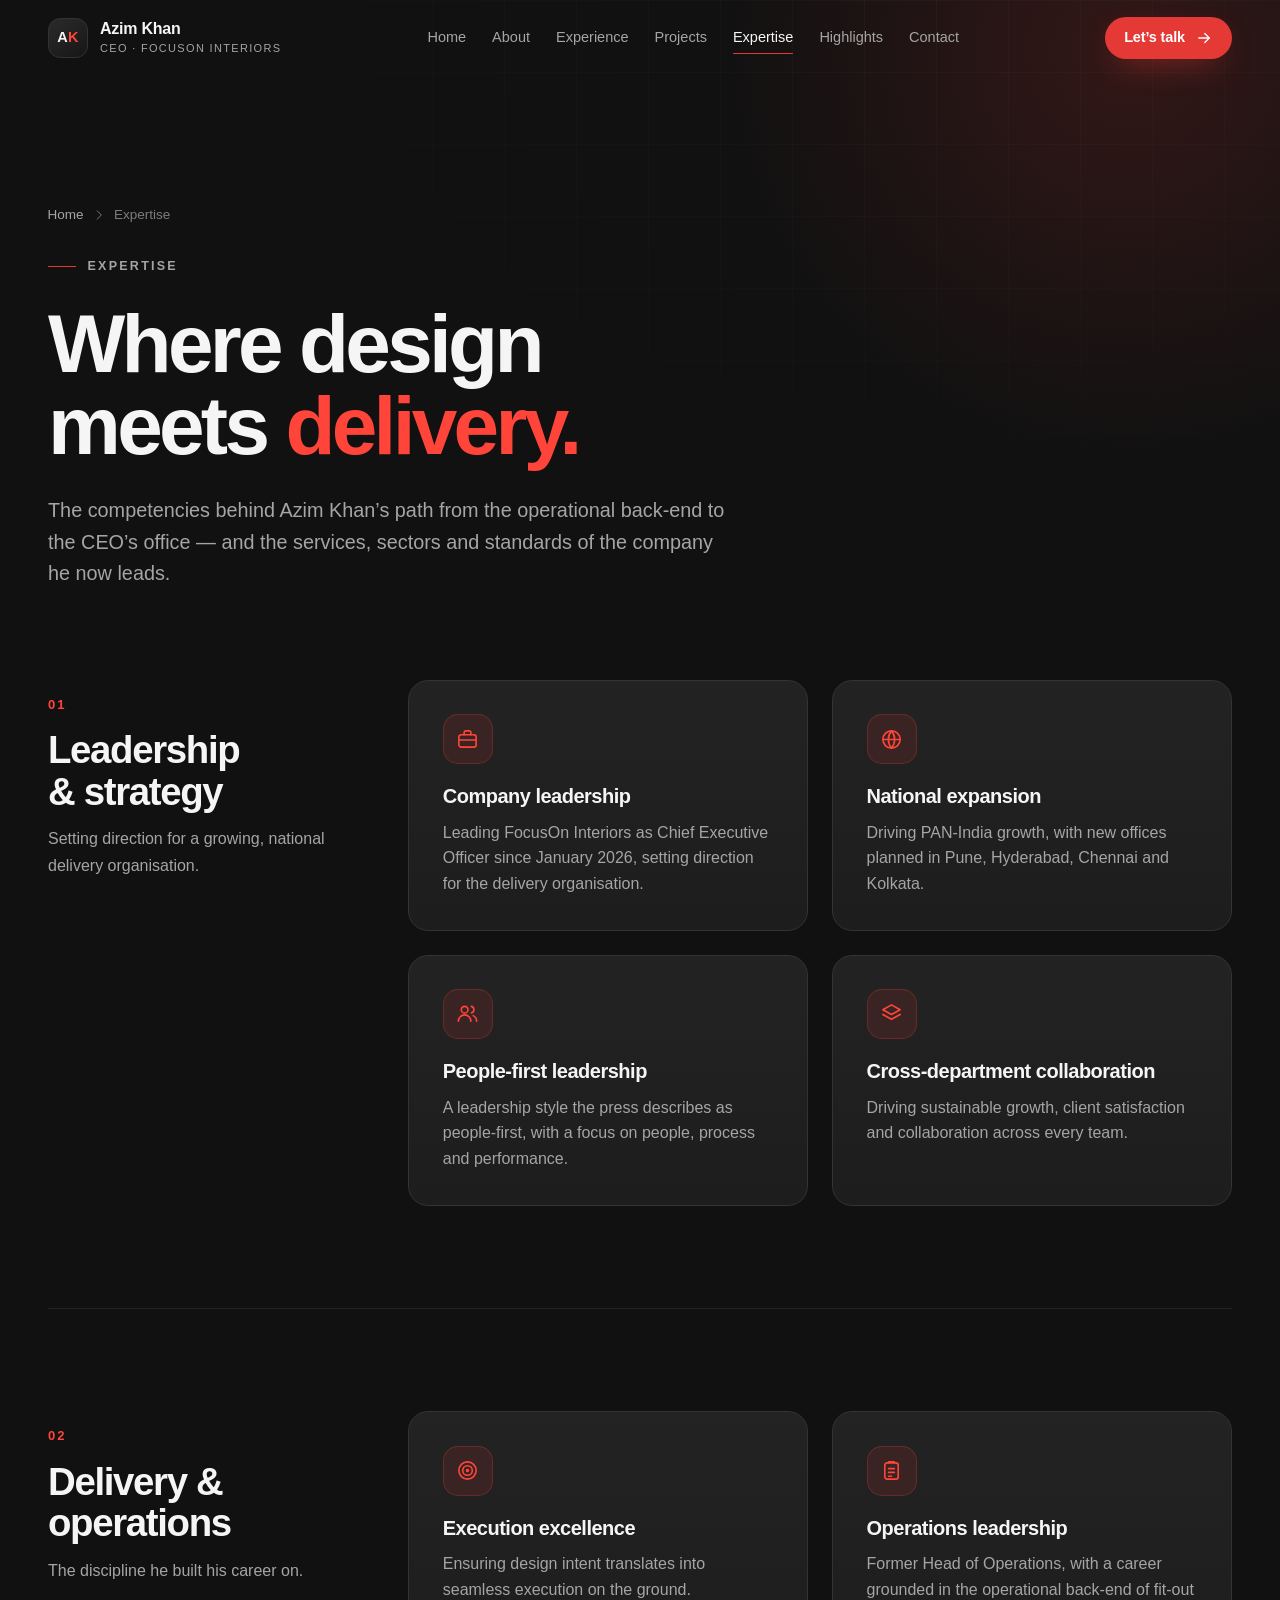
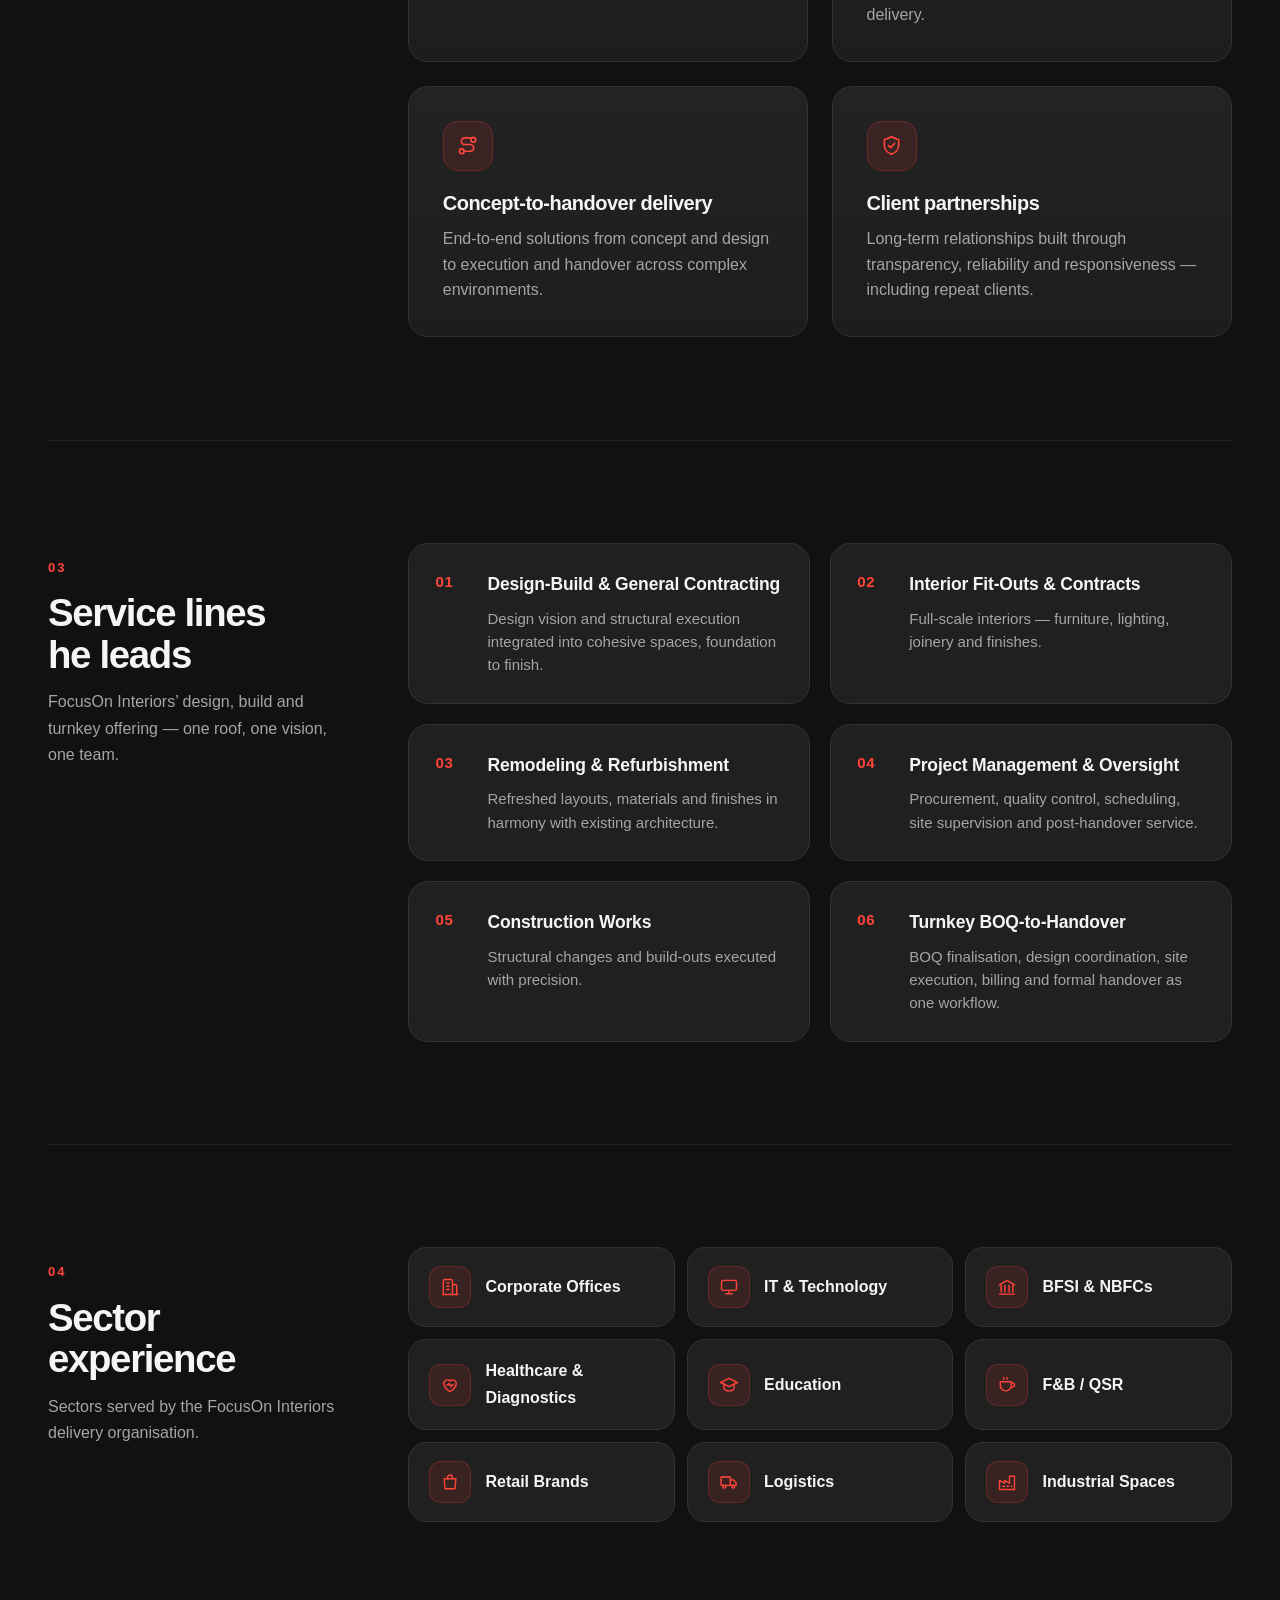
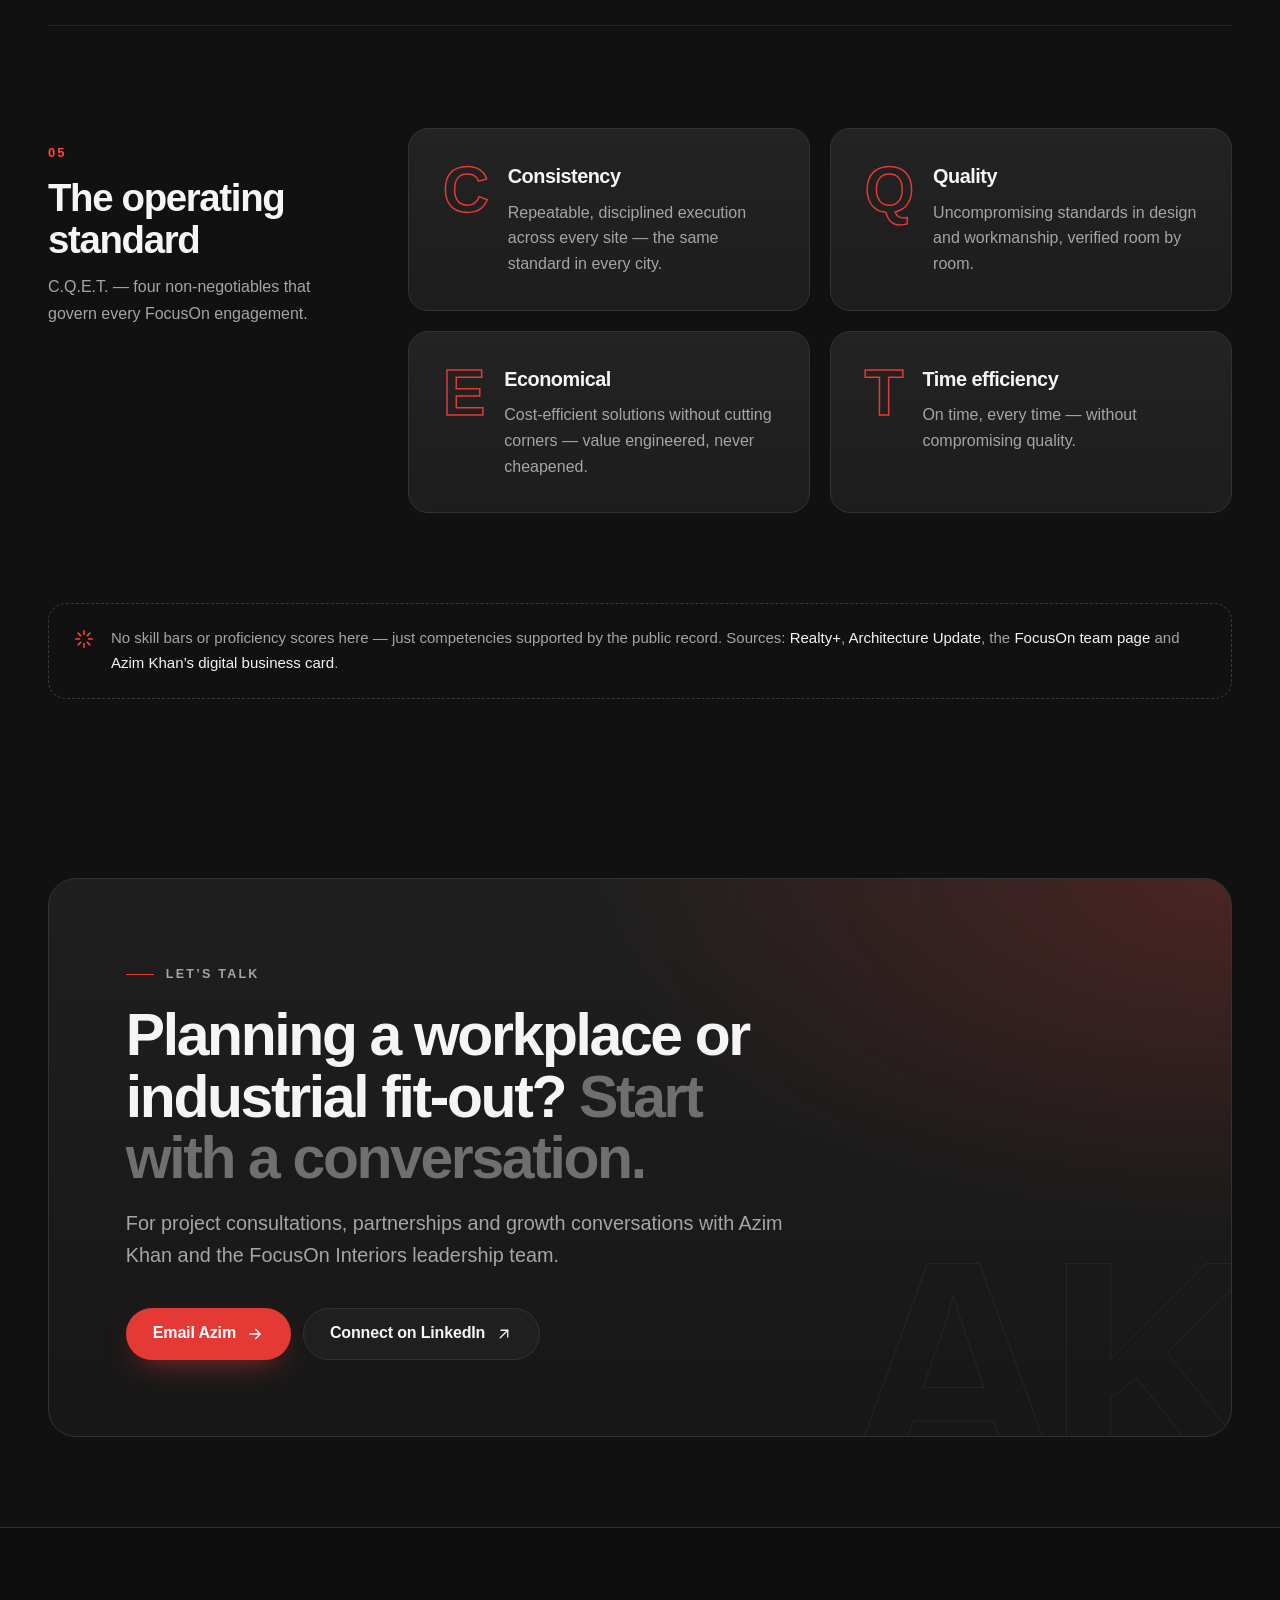
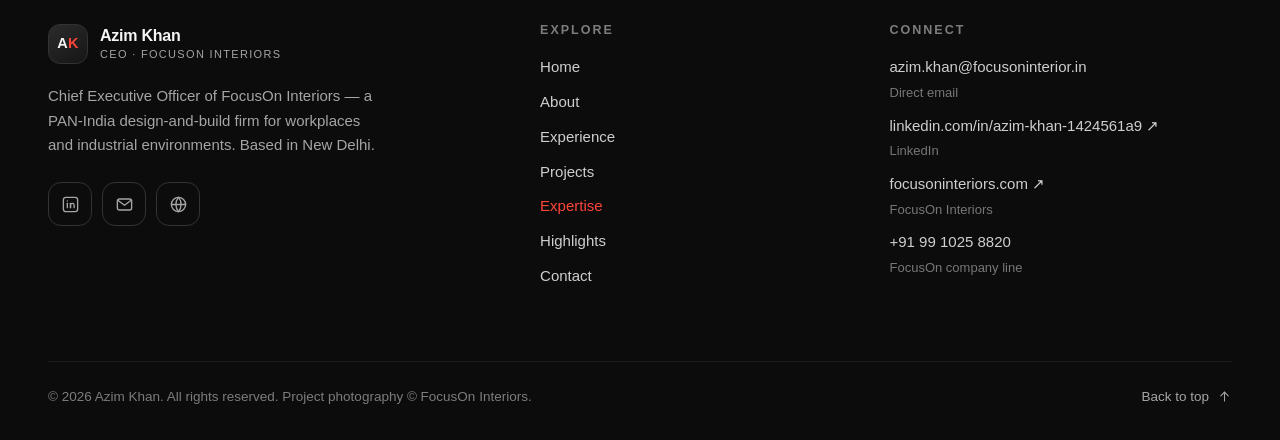
<file: expertise.html>
<!doctype html>
<html lang="en-IN">
<head>
  <meta charset="utf-8">
  <meta name="viewport" content="width=device-width, initial-scale=1, viewport-fit=cover">
  <title>Expertise — Azim Khan · Execution, Operations & Leadership</title>
  <meta name="description" content="Azim Khan's verified expertise: execution leadership, operations, turnkey design-build delivery, client partnerships and PAN-India growth at FocusOn Interiors.">
  <meta name="author" content="Azim Khan">
  <meta name="robots" content="index, follow">
  <meta name="theme-color" content="#111111">
  <meta name="color-scheme" content="dark">
  <meta property="og:type" content="website">
  <meta property="og:site_name" content="Azim Khan">
  <meta property="og:locale" content="en_IN">
  <meta property="og:title" content="Expertise — Azim Khan · Execution, Operations & Leadership">
  <meta property="og:description" content="Azim Khan's verified expertise: execution leadership, operations, turnkey design-build delivery, client partnerships and PAN-India growth at FocusOn Interiors.">
  <meta property="og:image" content="assets/images/azim-khan-og.jpg">
  <meta property="og:image:width" content="1200">
  <meta property="og:image:height" content="630">
  <meta property="og:image:alt" content="Azim Khan, Chief Executive Officer, FocusOn Interiors">
  <meta name="twitter:card" content="summary_large_image">
  <meta name="twitter:title" content="Expertise — Azim Khan · Execution, Operations & Leadership">
  <meta name="twitter:description" content="Azim Khan's verified expertise: execution leadership, operations, turnkey design-build delivery, client partnerships and PAN-India growth at FocusOn Interiors.">
  <meta name="twitter:image" content="assets/images/azim-khan-og.jpg">
  <link rel="icon" type="image/svg+xml" href="data:image/svg+xml,%3Csvg xmlns='http://www.w3.org/2000/svg' viewBox='0 0 64 64'%3E%3Crect width='64' height='64' rx='16' fill='%23111111'/%3E%3Crect x='1' y='1' width='62' height='62' rx='15' fill='none' stroke='%23333333' stroke-width='2'/%3E%3Ctext x='32' y='42' text-anchor='middle' font-family='Helvetica,Arial,sans-serif' font-size='25' font-weight='700' fill='%23F5F5F5'%3EA%3Ctspan fill='%23FF453A'%3EK%3C/tspan%3E%3C/text%3E%3C/svg%3E">
  <link rel="apple-touch-icon" href="assets/images/apple-touch-icon.png">
  <script>document.documentElement.classList.add('js');</script>
  <style>
/* ====== Shared design system (replicated in every page by design) ====== */
/* ==========================================================
   Design tokens — keep identical across every page
   ========================================================== */
:root{
  --bg:#111111; --bg-2:#191919; --card:#202020; --card-2:#262626;
  --red:#E53935; --red-hi:#FF453A; --red-soft:rgba(229,57,53,.12);
  --text:#F5F5F5; --muted:#A5A5A5; --border:#333333; --border-soft:rgba(255,255,255,.07);
  --radius-sm:12px; --radius:20px; --radius-lg:28px;
  --maxw:1240px; --gutter:clamp(20px,5vw,48px); --header-h:76px;
  --ease:cubic-bezier(.22,1,.36,1);
  --font:-apple-system,BlinkMacSystemFont,"SF Pro Display","SF Pro Text","Segoe UI Variable","Segoe UI",Inter,Roboto,"Helvetica Neue",Arial,sans-serif;
}
*,*::before,*::after{box-sizing:border-box}
html{-webkit-text-size-adjust:100%;text-size-adjust:100%;scroll-behavior:smooth;scroll-padding-top:calc(var(--header-h) + 20px);background:var(--bg)}
body{margin:0;min-height:100vh;background:var(--bg);color:var(--text);font-family:var(--font);font-size:17px;line-height:1.65;-webkit-font-smoothing:antialiased;-moz-osx-font-smoothing:grayscale;overflow-x:hidden;text-rendering:optimizeLegibility}
body.menu-open{overflow:hidden}
img{max-width:100%;height:auto;display:block}
a{color:inherit;text-decoration:none}
button{font:inherit;color:inherit}
p{margin:0}
figure,blockquote{margin:0}
ul,ol{margin:0;padding:0;list-style:none}
::selection{background:var(--red);color:#fff}
:focus-visible{outline:2px solid var(--red-hi);outline-offset:3px;border-radius:8px}
.skip-link{position:fixed;left:16px;top:-80px;z-index:400;background:var(--red);color:#fff;padding:12px 18px;border-radius:12px;font-weight:600;transition:top .25s var(--ease)}
.skip-link:focus{top:16px}
.sr-only{position:absolute!important;width:1px;height:1px;padding:0;margin:-1px;overflow:hidden;clip:rect(0,0,0,0);white-space:nowrap;border:0}

/* ---------- layout ---------- */
.container{width:min(100% - 2*var(--gutter),var(--maxw));margin-inline:auto}
.section{position:relative;padding-block:clamp(80px,10vw,140px)}
.section--tight{padding-block:clamp(56px,7vw,96px)}
.section--alt{background:var(--bg-2)}
.section--line{border-top:1px solid var(--border-soft)}
.grid{display:grid;gap:clamp(16px,2vw,24px)}
.grid-2{grid-template-columns:repeat(2,minmax(0,1fr))}
.grid-3{grid-template-columns:repeat(3,minmax(0,1fr))}
.grid-4{grid-template-columns:repeat(4,minmax(0,1fr))}
.split{display:grid;grid-template-columns:minmax(0,1fr) minmax(0,1fr);gap:clamp(40px,6vw,96px);align-items:center}
.stack>*+*{margin-top:18px}

/* ---------- typography ---------- */
h1,h2,h3,h4{margin:0;font-weight:650;letter-spacing:-.025em;line-height:1.08;text-wrap:balance}
.eyebrow{display:inline-flex;align-items:center;gap:12px;font-size:12.5px;font-weight:600;letter-spacing:.18em;text-transform:uppercase;color:var(--muted)}
.eyebrow::before{content:"";width:28px;height:1px;background:var(--red)}
.display{font-size:clamp(48px,8vw,112px);font-weight:700;letter-spacing:-.05em;line-height:.95}
.h1{font-size:clamp(42px,6.4vw,88px);font-weight:700;letter-spacing:-.045em;line-height:1}
.h2{font-size:clamp(34px,4.6vw,60px);letter-spacing:-.04em;line-height:1.04}
.h3{font-size:clamp(21px,1.9vw,25px);letter-spacing:-.02em;line-height:1.2}
.lead{font-size:clamp(18px,1.55vw,21px);line-height:1.6;color:var(--muted);max-width:62ch}
.body-copy{color:var(--muted);max-width:66ch}
.body-copy strong,.lead strong{color:var(--text);font-weight:600}
.accent{color:var(--red-hi)}
.dim{color:#6f6f6f}
.grad{background:linear-gradient(180deg,#ffffff 0%,#b9b9b9 100%);-webkit-background-clip:text;background-clip:text;color:transparent}
.grad-red{background:linear-gradient(100deg,#ff6b5f 0%,#e53935 60%,#b72b28 100%);-webkit-background-clip:text;background-clip:text;color:transparent}
.section-head{display:flex;align-items:flex-end;justify-content:space-between;gap:32px;margin-bottom:clamp(40px,5vw,64px)}
.section-head>div{max-width:760px}
.section-head .h2{margin-top:18px}
.section-head .lead{margin-top:18px}
.source{font-size:13px;color:#7d7d7d;line-height:1.5}
.source a{color:var(--muted);border-bottom:1px solid #444;transition:color .2s,border-color .2s}
.source a:hover{color:var(--text);border-color:var(--red)}

/* ---------- buttons & links ---------- */
.btn-row{display:flex;flex-wrap:wrap;gap:12px;align-items:center}
.btn{position:relative;display:inline-flex;align-items:center;justify-content:center;gap:10px;min-height:52px;padding:0 26px;border-radius:999px;border:1px solid transparent;font-size:16px;font-weight:600;letter-spacing:-.01em;cursor:pointer;white-space:nowrap;transition:transform .4s var(--ease),background-color .3s,border-color .3s,box-shadow .4s var(--ease),color .3s}
.btn svg{width:18px;height:18px;flex:none;transition:transform .4s var(--ease)}
.btn:hover svg{transform:translateX(3px)}
.btn--primary{background:var(--red);color:#fff;box-shadow:0 12px 32px -14px rgba(229,57,53,.75)}
.btn--primary:hover{background:var(--red-hi);transform:translateY(-2px);box-shadow:0 20px 44px -16px rgba(255,69,58,.75)}
.btn--ghost{background:rgba(255,255,255,.03);border-color:var(--border);color:var(--text)}
.btn--ghost:hover{background:rgba(255,255,255,.07);border-color:#555;transform:translateY(-2px)}
.btn--sm{min-height:42px;padding:0 18px;font-size:14.5px}
.link-arrow{position:relative;display:inline-flex;align-items:center;gap:8px;font-weight:600;font-size:15.5px;color:var(--text);padding-bottom:5px}
.link-arrow svg{width:17px;height:17px;transition:transform .4s var(--ease)}
.link-arrow::after{content:"";position:absolute;left:0;right:0;bottom:0;height:1.5px;background:var(--red);transform:scaleX(.22);transform-origin:left;transition:transform .5s var(--ease)}
.link-arrow:hover::after,.link-arrow:focus-visible::after{transform:scaleX(1)}
.link-arrow:hover svg{transform:translateX(3px)}
.text-link{color:var(--text);background:linear-gradient(var(--red),var(--red)) 0 100%/0 1.5px no-repeat;transition:background-size .45s var(--ease)}
.text-link:hover{background-size:100% 1.5px}

/* ---------- chips & icons ---------- */
.chip{display:inline-flex;align-items:center;gap:8px;padding:7px 14px;border-radius:999px;border:1px solid var(--border);background:rgba(255,255,255,.03);font-size:13.5px;color:#d6d6d6;line-height:1.3}
.chip--red{border-color:rgba(229,57,53,.4);background:var(--red-soft);color:#ffb3ad}
.chip-row{display:flex;flex-wrap:wrap;gap:8px}
.icon{width:50px;height:50px;flex:none;border-radius:15px;display:grid;place-items:center;background:var(--red-soft);border:1px solid rgba(229,57,53,.28);color:var(--red-hi);transition:transform .5s var(--ease),background-color .3s}
.icon svg{width:23px;height:23px}

/* ---------- cards ---------- */
.card{position:relative;overflow:hidden;background:linear-gradient(180deg,#232323 0%,#1d1d1d 100%);border:1px solid var(--border);border-radius:var(--radius);padding:clamp(24px,2.6vw,34px);transition:transform .55s var(--ease),border-color .4s,box-shadow .55s var(--ease)}
.card::before{content:"";position:absolute;inset:0 0 auto 0;height:1px;background:linear-gradient(90deg,transparent,rgba(255,69,58,.75),transparent);opacity:0;transition:opacity .45s}
.card:hover{transform:translateY(-4px);border-color:#474747;box-shadow:0 30px 60px -34px rgba(0,0,0,.9)}
.card:hover::before{opacity:1}
.card:hover .icon{transform:translateY(-2px) scale(1.04);background:rgba(229,57,53,.18)}
.card h3{margin-top:22px}
.card p{margin-top:12px;color:var(--muted);font-size:16px;line-height:1.6}
.card .num{font-size:13px;font-weight:600;letter-spacing:.14em;color:#7a7a7a}
.card--flat:hover{transform:none}
.quote-card{display:flex;flex-direction:column;gap:22px}
.quote-card blockquote{margin:0;font-size:clamp(18px,1.5vw,20px);line-height:1.55;color:#e9e9e9;letter-spacing:-.01em}
.quote-card .q-icon{width:34px;height:34px;color:var(--red-hi)}
.quote-card figcaption{margin-top:auto;padding-top:18px;border-top:1px solid var(--border-soft);display:flex;flex-direction:column;gap:3px;font-size:14.5px}
.quote-card figcaption strong{font-weight:600;color:var(--text)}
.quote-card figcaption span{color:var(--muted)}
.quote-card figure{margin:0}

/* ---------- media frames ---------- */
.frame{position:relative;overflow:hidden;border-radius:var(--radius-lg);border:1px solid var(--border);background:#1a1a1a}
.frame img{width:100%;height:100%;object-fit:cover;transition:transform 1.4s var(--ease)}
.frame:hover img{transform:scale(1.04)}
.frame figcaption,.frame .caption{position:absolute;left:16px;bottom:16px;right:16px;display:flex;justify-content:space-between;gap:12px;font-size:13px;color:#e6e6e6}
.frame .caption span{background:rgba(17,17,17,.72);backdrop-filter:blur(10px);-webkit-backdrop-filter:blur(10px);border:1px solid rgba(255,255,255,.08);padding:7px 12px;border-radius:999px}
.img-missing{display:grid;place-items:center;background:repeating-linear-gradient(135deg,#1c1c1c 0 12px,#202020 12px 24px)}
.img-missing img{opacity:0}
.img-missing::after{content:attr(data-fallback);position:absolute;inset:auto 0 50% 0;transform:translateY(50%);text-align:center;font-size:13px;color:#777;padding:0 16px}

/* ---------- project card (shared) ---------- */
.project-card{position:relative;display:flex;flex-direction:column;background:var(--card);border:1px solid var(--border);border-radius:var(--radius);overflow:hidden;transition:transform .6s var(--ease),border-color .4s,box-shadow .6s var(--ease)}
.project-card:hover{transform:translateY(-5px);border-color:#4a4a4a;box-shadow:0 36px 70px -40px rgba(0,0,0,.95)}
.project-media{position:relative;aspect-ratio:4/3;overflow:hidden;background:#1a1a1a}
.project-media img{width:100%;height:100%;object-fit:cover;transition:transform 1.3s var(--ease)}
.project-card:hover .project-media img{transform:scale(1.07)}
.project-media::after{content:"";position:absolute;inset:0;background:linear-gradient(180deg,rgba(0,0,0,0) 55%,rgba(0,0,0,.55) 100%);pointer-events:none}
.project-tag{position:absolute;z-index:2;left:16px;top:16px;padding:6px 12px;border-radius:999px;font-size:12px;font-weight:600;letter-spacing:.06em;text-transform:uppercase;background:rgba(17,17,17,.72);border:1px solid rgba(255,255,255,.1);backdrop-filter:blur(10px);-webkit-backdrop-filter:blur(10px)}
.project-area{position:absolute;z-index:2;right:16px;bottom:14px;font-size:13px;font-weight:600;color:#fff}
.project-body{display:flex;flex-direction:column;gap:10px;flex:1;padding:24px 26px 26px}
.project-body h3{font-size:clamp(20px,1.7vw,23px)}
.project-meta{display:flex;flex-wrap:wrap;gap:4px 14px;font-size:14px;color:var(--muted)}
.project-meta span{display:inline-flex;align-items:center;gap:6px}
.project-meta svg{width:15px;height:15px;color:#7d7d7d}
.project-body p{color:var(--muted);font-size:15.5px;line-height:1.6}
.project-body .link-arrow{margin-top:auto;padding-top:10px;align-self:flex-start}
.project-link::before{content:"";position:absolute;inset:0;z-index:3}

/* ---------- header ---------- */
.site-header{position:fixed;inset:0 0 auto 0;z-index:100;height:var(--header-h);border-bottom:1px solid transparent;transition:background-color .45s var(--ease),border-color .45s,backdrop-filter .45s}
.site-header.is-scrolled,.menu-open .site-header{background:rgba(17,17,17,.8);-webkit-backdrop-filter:saturate(170%) blur(18px);backdrop-filter:saturate(170%) blur(18px);border-bottom-color:var(--border-soft)}
.header-inner{height:100%;display:flex;align-items:center;justify-content:space-between;gap:24px}
.brand{display:inline-flex;align-items:center;gap:12px;flex:none;border-radius:12px}
.brand-mark{width:40px;height:40px;border-radius:12px;display:flex;align-items:center;justify-content:center;background:linear-gradient(145deg,#2b2b2b,#161616);border:1px solid var(--border);font-weight:700;font-size:14.5px;letter-spacing:.02em;transition:border-color .3s,transform .5s var(--ease)}
.brand-mark span{color:var(--red-hi)}
.brand:hover .brand-mark{border-color:var(--red);transform:rotate(-4deg)}
.brand-text{display:flex;flex-direction:column;line-height:1.15}
.brand-text strong{font-size:16px;font-weight:650;letter-spacing:-.015em}
.brand-text small{font-size:11px;color:var(--muted);letter-spacing:.12em;text-transform:uppercase;margin-top:3px}
.nav{display:flex;align-items:center;gap:2px}
.nav a{position:relative;padding:10px 12px;border-radius:10px;font-size:14.5px;font-weight:500;color:var(--muted);transition:color .25s}
.nav a::after{content:"";position:absolute;left:12px;right:12px;bottom:5px;height:1.5px;border-radius:2px;background:var(--red);transform:scaleX(0);transform-origin:left;transition:transform .45s var(--ease)}
.nav a:hover,.nav a[aria-current="page"]{color:var(--text)}
.nav a:hover::after,.nav a:focus-visible::after,.nav a[aria-current="page"]::after{transform:scaleX(1)}
.header-actions{display:flex;align-items:center;gap:10px}
.menu-toggle{display:none;position:relative;width:46px;height:46px;border-radius:13px;border:1px solid var(--border);background:rgba(255,255,255,.04);cursor:pointer;transition:border-color .3s,background-color .3s}
.menu-toggle:hover{border-color:#555}
.menu-toggle span{position:absolute;left:13px;right:13px;height:1.7px;border-radius:2px;background:var(--text);transition:transform .5s var(--ease),top .5s var(--ease),width .5s var(--ease)}
.menu-toggle span:nth-child(1){top:18px}
.menu-toggle span:nth-child(2){top:26px;right:19px}
.menu-toggle[aria-expanded="true"] span:nth-child(1){top:22px;transform:rotate(45deg)}
.menu-toggle[aria-expanded="true"] span:nth-child(2){top:22px;right:13px;transform:rotate(-45deg)}
.mobile-menu{position:fixed;inset:0;z-index:99;display:flex;flex-direction:column;justify-content:space-between;gap:32px;padding:calc(var(--header-h) + 24px) var(--gutter) max(32px,env(safe-area-inset-bottom));background:rgba(13,13,13,.97);-webkit-backdrop-filter:blur(22px);backdrop-filter:blur(22px);overflow-y:auto;opacity:0;visibility:hidden;transition:opacity .45s var(--ease),visibility 0s linear .45s}
.mobile-menu.is-open{opacity:1;visibility:visible;transition:opacity .45s var(--ease),visibility 0s}
.mobile-menu nav a{display:flex;align-items:baseline;justify-content:space-between;gap:16px;padding:14px 4px;border-bottom:1px solid var(--border);font-size:clamp(28px,7.4vw,42px);font-weight:650;letter-spacing:-.035em;line-height:1.15;opacity:0;transform:translateY(18px);transition:opacity .5s var(--ease),transform .6s var(--ease),color .25s;transition-delay:calc(var(--i,0)*45ms)}
.mobile-menu nav a small{font-size:13px;font-weight:500;letter-spacing:.08em;color:#6d6d6d}
.mobile-menu nav a:hover,.mobile-menu nav a[aria-current="page"]{color:var(--red-hi)}
.mobile-menu.is-open nav a{opacity:1;transform:none}
.mobile-menu-foot{display:flex;flex-direction:column;gap:14px;font-size:15px;color:var(--muted)}
.mobile-menu-foot a{color:var(--text)}

/* ---------- page hero (inner pages) ---------- */
.page-hero{position:relative;overflow:hidden;padding-top:calc(var(--header-h) + clamp(64px,10vw,132px));padding-bottom:clamp(56px,7vw,100px)}
.page-hero::before{content:"";position:absolute;width:820px;height:820px;right:-260px;top:-360px;border-radius:50%;background:radial-gradient(closest-side,rgba(229,57,53,.16),rgba(229,57,53,0));pointer-events:none}
.page-hero::after{content:"";position:absolute;inset:0;background-image:linear-gradient(rgba(255,255,255,.028) 1px,transparent 1px),linear-gradient(90deg,rgba(255,255,255,.028) 1px,transparent 1px);background-size:72px 72px;-webkit-mask-image:radial-gradient(ellipse at 70% 0%,#000 0%,transparent 65%);mask-image:radial-gradient(ellipse at 70% 0%,#000 0%,transparent 65%);pointer-events:none}
.page-hero .container{position:relative;z-index:1}
.page-hero .h1{margin-top:26px;max-width:16ch}
.page-hero .lead{margin-top:28px}
.crumbs{display:flex;flex-wrap:wrap;align-items:center;gap:8px;font-size:13.5px;color:#7d7d7d;margin-bottom:22px}
.crumbs a{color:var(--muted);transition:color .2s}
.crumbs a:hover{color:var(--text)}
.crumbs svg{width:14px;height:14px}

/* ---------- reveal system ---------- */
.reveal-line{display:block;overflow:hidden;padding-bottom:.06em;margin-bottom:-.06em}
.reveal-line>span{display:block}
.js .reveal-line>span{transform:translateY(108%);transition:transform 1.15s var(--ease);transition-delay:var(--d,0s);animation:failsafe-show 0s linear 6s forwards}
.js .hero-fade{opacity:0;transform:translateY(18px);transition:opacity 1s var(--ease),transform 1s var(--ease);transition-delay:var(--d,0s);animation:failsafe-show 0s linear 6s forwards}
.is-ready .reveal-line>span,.is-ready .hero-fade{transform:none;opacity:1}
.js [data-reveal]{opacity:0;transform:translateY(30px);transition:opacity .95s var(--ease),transform .95s var(--ease);transition-delay:var(--d,0s)}
.js [data-reveal="fade"]{transform:none}
.js [data-reveal="scale"]{transform:scale(.96)}
.js [data-reveal].is-in{opacity:1;transform:none}
@keyframes failsafe-show{to{opacity:1;transform:none}}

/* ---------- CTA band ---------- */
.cta-card{position:relative;overflow:hidden;border-radius:var(--radius-lg);border:1px solid var(--border);background:radial-gradient(120% 140% at 100% 0%,rgba(229,57,53,.22) 0%,rgba(229,57,53,0) 45%),linear-gradient(180deg,#1f1f1f,#171717);padding:clamp(36px,6vw,80px)}
.cta-card::after{content:"AK";position:absolute;right:-.06em;bottom:-.28em;font-size:clamp(160px,24vw,340px);font-weight:800;letter-spacing:-.06em;line-height:1;color:transparent;-webkit-text-stroke:1px rgba(255,255,255,.06);pointer-events:none}
.cta-card>*{position:relative;z-index:1}
.cta-card .h2{margin-top:20px;max-width:21ch;hyphens:manual}
.cta-card .lead{margin-top:20px}
.cta-card .btn-row{margin-top:36px}

/* ---------- footer ---------- */
.site-footer{position:relative;border-top:1px solid var(--border);background:#0c0c0c;padding:clamp(64px,8vw,96px) 0 32px;font-size:15px}
.footer-top{display:grid;grid-template-columns:1.5fr 1fr 1.2fr;gap:clamp(32px,5vw,72px)}
.footer-brand p{margin-top:20px;color:var(--muted);max-width:40ch;line-height:1.65}
.footer-social{display:flex;gap:10px;margin-top:24px}
.footer-social a{width:44px;height:44px;border-radius:13px;display:grid;place-items:center;border:1px solid var(--border);color:var(--muted);transition:color .25s,border-color .25s,transform .4s var(--ease)}
.footer-social a:hover{color:var(--text);border-color:var(--red);transform:translateY(-2px)}
.footer-social svg{width:19px;height:19px}
.footer-col h2{font-size:12.5px;font-weight:600;letter-spacing:.16em;text-transform:uppercase;color:#7d7d7d;margin-bottom:18px}
.footer-col li+li{margin-top:10px}
.footer-col a{color:#cfcfcf;transition:color .2s}
.footer-col a:hover,.footer-col a[aria-current="page"]{color:var(--text)}
.footer-col a[aria-current="page"]{color:var(--red-hi)}
.footer-col .small{display:block;font-size:13px;color:#777;margin-top:2px}
.footer-bottom{margin-top:clamp(48px,6vw,72px);padding-top:24px;border-top:1px solid var(--border-soft);display:flex;flex-wrap:wrap;justify-content:space-between;align-items:center;gap:12px 24px;font-size:13.5px;color:#7d7d7d}
.to-top{display:inline-flex;align-items:center;gap:8px;color:var(--muted);transition:color .2s}
.to-top:hover{color:var(--text)}
.to-top svg{width:15px;height:15px;transform:rotate(-90deg)}

/* ---------- toast ---------- */
.toast{position:fixed;left:50%;bottom:max(24px,env(safe-area-inset-bottom));z-index:250;transform:translate(-50%,20px);opacity:0;pointer-events:none;background:#262626;border:1px solid #3d3d3d;color:var(--text);padding:12px 18px;border-radius:999px;font-size:14.5px;display:flex;align-items:center;gap:10px;box-shadow:0 20px 40px -20px #000;transition:opacity .35s var(--ease),transform .45s var(--ease)}
.toast svg{width:17px;height:17px;color:#57d18a}
.toast.is-show{opacity:1;transform:translate(-50%,0)}

/* ---------- responsive (shared) ---------- */
@media (max-width:1120px){
  .nav,.header-cta{display:none}
  .menu-toggle{display:block}
}
@media (max-width:1024px){
  .grid-4{grid-template-columns:repeat(2,minmax(0,1fr))}
  .grid-3{grid-template-columns:repeat(2,minmax(0,1fr))}
  .footer-top{grid-template-columns:1fr 1fr}
  .footer-brand{grid-column:1/-1}
}
@media (max-width:860px){
  .split{grid-template-columns:1fr}
  .section-head{flex-direction:column;align-items:flex-start}
}
@media (max-width:640px){
  body{font-size:16px}
  .grid-2,.grid-3,.grid-4{grid-template-columns:1fr}
  .btn{width:100%}
  .btn-row{flex-direction:column;align-items:stretch}
  .footer-top{grid-template-columns:1fr}
  .brand-text small{display:none}
  :root{--header-h:68px}
}
@media (max-width:360px){
  .brand-text strong{font-size:15px}
  .display{font-size:44px}
}
@media (hover:none){
  .card:hover,.project-card:hover{transform:none}
}
@media (prefers-reduced-motion:reduce){
  html{scroll-behavior:auto}
  *,*::before,*::after{animation-duration:.001ms!important;animation-iteration-count:1!important;transition-duration:.001ms!important;transition-delay:0s!important}
  .js [data-reveal],.js .reveal-line>span,.js .hero-fade{opacity:1;transform:none}
}
@media print{
  .site-header,.mobile-menu,.cta-section,.toast{display:none!important}
  body{background:#fff;color:#000}
}

/* ====== Page-specific styles ====== */
.cat{display:grid;grid-template-columns:minmax(0,.36fr) minmax(0,1fr);gap:clamp(28px,5vw,72px);align-items:start}
.cat+.cat{margin-top:clamp(64px,8vw,110px);padding-top:clamp(64px,8vw,110px);border-top:1px solid var(--border-soft)}
.cat-head{position:sticky;top:calc(var(--header-h) + 32px)}
.cat-head .num{font-size:13px;font-weight:600;letter-spacing:.16em;color:var(--red-hi)}
.cat-head h2{margin-top:14px;font-size:clamp(28px,3vw,40px);letter-spacing:-.035em}
.cat-head p{margin-top:14px;color:var(--muted);font-size:16px}
.cat .grid-2 .card h3{font-size:20px}
.svc{counter-reset:svc;display:grid;grid-template-columns:repeat(2,minmax(0,1fr));gap:clamp(14px,1.6vw,20px)}
.svc li{counter-increment:svc;position:relative;padding:26px 26px 26px 78px;border-radius:var(--radius);border:1px solid var(--border);background:var(--card);transition:border-color .3s,transform .5s var(--ease)}
.svc li:hover{border-color:#4a4a4a;transform:translateY(-3px)}
.svc li::before{content:counter(svc,decimal-leading-zero);position:absolute;left:26px;top:26px;font-size:15px;font-weight:700;color:var(--red-hi);letter-spacing:.04em}
.svc strong{display:block;font-size:17.5px;font-weight:600;letter-spacing:-.01em}
.svc span{display:block;margin-top:8px;color:var(--muted);font-size:15px;line-height:1.55}
.sectors{display:grid;grid-template-columns:repeat(3,minmax(0,1fr));gap:12px}
.sector{display:flex;align-items:center;gap:14px;padding:18px 20px;border-radius:18px;border:1px solid var(--border);background:var(--card);font-weight:600;font-size:16px;transition:border-color .3s,transform .5s var(--ease)}
.sector:hover{border-color:var(--red);transform:translateY(-3px)}
.sector .icon{width:42px;height:42px;border-radius:12px}
.sector .icon svg{width:20px;height:20px}
.cqet-cards{display:grid;grid-template-columns:repeat(2,minmax(0,1fr));gap:clamp(14px,1.6vw,20px)}
.cqet-cards .card{display:flex;gap:22px;align-items:flex-start}
.cqet-cards .letter{flex:none;font-size:64px;font-weight:800;line-height:.9;letter-spacing:-.05em;color:transparent;-webkit-text-stroke:1.5px var(--red)}
.cqet-cards h3{margin-top:4px}
.honest{display:flex;gap:16px;align-items:flex-start;margin-top:clamp(56px,7vw,90px);padding:22px 24px;border-radius:18px;border:1px dashed #3a3a3a;color:var(--muted);font-size:15px}
.honest svg{width:22px;height:22px;flex:none;color:var(--red-hi);margin-top:2px}
@media (max-width:960px){.cat{grid-template-columns:1fr}.cat-head{position:relative;top:0}}
@media (max-width:760px){.svc,.cqet-cards{grid-template-columns:1fr}.sectors{grid-template-columns:1fr 1fr}}
@media (max-width:440px){.sectors{grid-template-columns:1fr}}

  </style>
</head>
<body>

  <a class="skip-link" href="#main">Skip to content</a>
  <header class="site-header" id="top">
    <div class="container header-inner">
      <a class="brand" href="index.html" aria-label="Azim Khan — home">
        <span class="brand-mark" aria-hidden="true">A<span>K</span></span>
        <span class="brand-text"><strong>Azim Khan</strong><small>CEO · FocusOn Interiors</small></span>
      </a>
      <nav class="nav" aria-label="Main navigation">
          <a href="index.html">Home</a>
          <a href="about.html">About</a>
          <a href="experience.html">Experience</a>
          <a href="projects.html">Projects</a>
          <a href="expertise.html" aria-current="page">Expertise</a>
          <a href="highlights.html">Highlights</a>
          <a href="contact.html">Contact</a>
      </nav>
      <div class="header-actions">
        <a class="btn btn--primary btn--sm header-cta" href="contact.html">Let’s talk <svg viewBox="0 0 24 24" fill="none" stroke="currentColor" stroke-width="1.7" stroke-linecap="round" stroke-linejoin="round" aria-hidden="true" focusable="false"><path d="M5 12h14"/><path d="m13 6 6 6-6 6"/></svg></a>
        <button class="menu-toggle" type="button" aria-label="Open navigation menu" aria-expanded="false" aria-controls="mobile-menu"><span></span><span></span></button>
      </div>
    </div>
  </header>
  <div class="mobile-menu" id="mobile-menu" aria-hidden="true" inert>
    <nav aria-label="Mobile navigation">
        <a href="index.html" style="--i:0">Home<small>01</small></a>
        <a href="about.html" style="--i:1">About<small>02</small></a>
        <a href="experience.html" style="--i:2">Experience<small>03</small></a>
        <a href="projects.html" style="--i:3">Projects<small>04</small></a>
        <a href="expertise.html" style="--i:4" aria-current="page">Expertise<small>05</small></a>
        <a href="highlights.html" style="--i:5">Highlights<small>06</small></a>
        <a href="contact.html" style="--i:6">Contact<small>07</small></a>
    </nav>
    <div class="mobile-menu-foot">
      <a href="mailto:azim.khan@focusoninterior.in">azim.khan@focusoninterior.in</a>
      <a href="https://in.linkedin.com/in/azim-khan-1424561a9" target="_blank" rel="noopener noreferrer">LinkedIn — Azim Khan ↗</a>
    </div>
  </div>

  <main id="main" tabindex="-1">

    <section class="page-hero" aria-labelledby="page-title">
      <div class="container">
        <nav class="crumbs hero-fade" aria-label="Breadcrumb"><a href="index.html">Home</a><svg viewBox="0 0 24 24" fill="none" stroke="currentColor" stroke-width="1.7" stroke-linecap="round" stroke-linejoin="round" aria-hidden="true" focusable="false"><path d="m9 5 7 7-7 7"/></svg><span aria-current="page">Expertise</span></nav>
        <p class="eyebrow hero-fade" style="--d:.05s">Expertise</p>
        <h1 class="h1" id="page-title"><span class="reveal-line"><span style="--d:.1s">Where design</span></span><span class="reveal-line"><span style="--d:.2s">meets <span class="accent">delivery.</span></span></span></h1>
        <p class="lead hero-fade" style="--d:.4s">The competencies behind Azim Khan’s path from the operational back-end to the CEO’s office — and the services, sectors and standards of the company he now leads.</p>
      </div>
    </section>

    <section class="section section--tight" style="padding-top:0">
      <div class="container">
        <div class="cat">
          <div class="cat-head" data-reveal><p class="num">01</p><h2>Leadership &amp; strategy</h2><p>Setting direction for a growing, national delivery organisation.</p></div>
          <div class="grid grid-2" data-stagger="0.08"><article class="card"><span class="icon"><svg viewBox="0 0 24 24" fill="none" stroke="currentColor" stroke-width="1.7" stroke-linecap="round" stroke-linejoin="round" aria-hidden="true" focusable="false"><rect x="3" y="7" width="18" height="13" rx="2.5"/><path d="M8.5 7V5a2 2 0 0 1 2-2h3a2 2 0 0 1 2 2v2"/><path d="M3 12.5h18"/></svg></span><h3>Company leadership</h3><p>Leading FocusOn Interiors as Chief Executive Officer since January 2026, setting direction for the delivery organisation.</p></article><article class="card"><span class="icon"><svg viewBox="0 0 24 24" fill="none" stroke="currentColor" stroke-width="1.7" stroke-linecap="round" stroke-linejoin="round" aria-hidden="true" focusable="false"><circle cx="12" cy="12" r="9"/><path d="M3 12h18"/><path d="M12 3a14 14 0 0 1 0 18"/><path d="M12 3a14 14 0 0 0 0 18"/></svg></span><h3>National expansion</h3><p>Driving PAN-India growth, with new offices planned in Pune, Hyderabad, Chennai and Kolkata.</p></article><article class="card"><span class="icon"><svg viewBox="0 0 24 24" fill="none" stroke="currentColor" stroke-width="1.7" stroke-linecap="round" stroke-linejoin="round" aria-hidden="true" focusable="false"><circle cx="9" cy="8" r="3.5"/><path d="M2.5 20a6.5 6.5 0 0 1 13 0"/><path d="M16 4.6a3.5 3.5 0 0 1 0 6.8"/><path d="M18 14.2a6.5 6.5 0 0 1 3.5 5.8"/></svg></span><h3>People-first leadership</h3><p>A leadership style the press describes as people-first, with a focus on people, process and performance.</p></article><article class="card"><span class="icon"><svg viewBox="0 0 24 24" fill="none" stroke="currentColor" stroke-width="1.7" stroke-linecap="round" stroke-linejoin="round" aria-hidden="true" focusable="false"><path d="m12 3 9 5-9 5-9-5 9-5Z"/><path d="m3 13 9 5 9-5"/></svg></span><h3>Cross-department collaboration</h3><p>Driving sustainable growth, client satisfaction and collaboration across every team.</p></article></div>
        </div>
        <div class="cat">
          <div class="cat-head" data-reveal><p class="num">02</p><h2>Delivery &amp; operations</h2><p>The discipline he built his career on.</p></div>
          <div class="grid grid-2" data-stagger="0.08"><article class="card"><span class="icon"><svg viewBox="0 0 24 24" fill="none" stroke="currentColor" stroke-width="1.7" stroke-linecap="round" stroke-linejoin="round" aria-hidden="true" focusable="false"><circle cx="12" cy="12" r="9"/><circle cx="12" cy="12" r="5"/><circle cx="12" cy="12" r="1"/></svg></span><h3>Execution excellence</h3><p>Ensuring design intent translates into seamless execution on the ground.</p></article><article class="card"><span class="icon"><svg viewBox="0 0 24 24" fill="none" stroke="currentColor" stroke-width="1.7" stroke-linecap="round" stroke-linejoin="round" aria-hidden="true" focusable="false"><rect x="5" y="4" width="14" height="17" rx="2.5"/><path d="M9 4V3h6v1"/><path d="M9 10h6M9 14h6M9 18h3"/></svg></span><h3>Operations leadership</h3><p>Former Head of Operations, with a career grounded in the operational back-end of fit-out delivery.</p></article><article class="card"><span class="icon"><svg viewBox="0 0 24 24" fill="none" stroke="currentColor" stroke-width="1.7" stroke-linecap="round" stroke-linejoin="round" aria-hidden="true" focusable="false"><circle cx="6" cy="18" r="2.5"/><circle cx="18" cy="6" r="2.5"/><path d="M8.5 18H15a3.5 3.5 0 0 0 0-7H9a3.5 3.5 0 0 1 0-7h6.5"/></svg></span><h3>Concept-to-handover delivery</h3><p>End-to-end solutions from concept and design to execution and handover across complex environments.</p></article><article class="card"><span class="icon"><svg viewBox="0 0 24 24" fill="none" stroke="currentColor" stroke-width="1.7" stroke-linecap="round" stroke-linejoin="round" aria-hidden="true" focusable="false"><path d="M12 3 4.5 6v5.5c0 4.6 3.2 8.4 7.5 9.5 4.3-1.1 7.5-4.9 7.5-9.5V6Z"/><path d="m8.8 12 2.2 2.2 4.3-4.4"/></svg></span><h3>Client partnerships</h3><p>Long-term relationships built through transparency, reliability and responsiveness — including repeat clients.</p></article></div>
        </div>
        <div class="cat">
          <div class="cat-head" data-reveal><p class="num">03</p><h2>Service lines he leads</h2><p>FocusOn Interiors’ design, build and turnkey offering — one roof, one vision, one team.</p></div>
          <ol class="svc" data-stagger="0.06"><li><strong>Design-Build &amp; General Contracting</strong><span>Design vision and structural execution integrated into cohesive spaces, foundation to finish.</span></li><li><strong>Interior Fit-Outs &amp; Contracts</strong><span>Full-scale interiors — furniture, lighting, joinery and finishes.</span></li><li><strong>Remodeling &amp; Refurbishment</strong><span>Refreshed layouts, materials and finishes in harmony with existing architecture.</span></li><li><strong>Project Management &amp; Oversight</strong><span>Procurement, quality control, scheduling, site supervision and post-handover service.</span></li><li><strong>Construction Works</strong><span>Structural changes and build-outs executed with precision.</span></li><li><strong>Turnkey BOQ-to-Handover</strong><span>BOQ finalisation, design coordination, site execution, billing and formal handover as one workflow.</span></li></ol>
        </div>
        <div class="cat">
          <div class="cat-head" data-reveal><p class="num">04</p><h2>Sector experience</h2><p>Sectors served by the FocusOn Interiors delivery organisation.</p></div>
          <div class="sectors" data-stagger="0.04"><div class="sector"><span class="icon"><svg viewBox="0 0 24 24" fill="none" stroke="currentColor" stroke-width="1.7" stroke-linecap="round" stroke-linejoin="round" aria-hidden="true" focusable="false"><path d="M4 21V5a2 2 0 0 1 2-2h7a2 2 0 0 1 2 2v16"/><path d="M15 9h3a2 2 0 0 1 2 2v10"/><path d="M3 21h18"/><path d="M8 7h3M8 11h3M8 15h3"/></svg></span>Corporate Offices</div><div class="sector"><span class="icon"><svg viewBox="0 0 24 24" fill="none" stroke="currentColor" stroke-width="1.7" stroke-linecap="round" stroke-linejoin="round" aria-hidden="true" focusable="false"><rect x="3" y="4" width="18" height="12" rx="2"/><path d="M8 20h8M12 16v4"/></svg></span>IT &amp; Technology</div><div class="sector"><span class="icon"><svg viewBox="0 0 24 24" fill="none" stroke="currentColor" stroke-width="1.7" stroke-linecap="round" stroke-linejoin="round" aria-hidden="true" focusable="false"><path d="M3 9.5 12 4l9 5.5"/><path d="M5 10v8M9.5 10v8M14.5 10v8M19 10v8"/><path d="M3 20.5h18"/></svg></span>BFSI &amp; NBFCs</div><div class="sector"><span class="icon"><svg viewBox="0 0 24 24" fill="none" stroke="currentColor" stroke-width="1.7" stroke-linecap="round" stroke-linejoin="round" aria-hidden="true" focusable="false"><path d="M12 20s-7.5-4.6-7.5-10.2A4.3 4.3 0 0 1 12 7.3a4.3 4.3 0 0 1 7.5 2.5C19.5 15.4 12 20 12 20Z"/><path d="M8 12h2l1-2 2 4 1-2h2"/></svg></span>Healthcare &amp; Diagnostics</div><div class="sector"><span class="icon"><svg viewBox="0 0 24 24" fill="none" stroke="currentColor" stroke-width="1.7" stroke-linecap="round" stroke-linejoin="round" aria-hidden="true" focusable="false"><path d="m12 4 10 5-10 5L2 9l10-5Z"/><path d="M6 11v5c0 1.5 2.7 3 6 3s6-1.5 6-3v-5"/></svg></span>Education</div><div class="sector"><span class="icon"><svg viewBox="0 0 24 24" fill="none" stroke="currentColor" stroke-width="1.7" stroke-linecap="round" stroke-linejoin="round" aria-hidden="true" focusable="false"><path d="M4 8h13v5a6 6 0 0 1-6 6h-1a6 6 0 0 1-6-6Z"/><path d="M17 9.5h1.5a2.5 2.5 0 0 1 0 5H17"/><path d="M8 3v2M12 3v2"/></svg></span>F&amp;B / QSR</div><div class="sector"><span class="icon"><svg viewBox="0 0 24 24" fill="none" stroke="currentColor" stroke-width="1.7" stroke-linecap="round" stroke-linejoin="round" aria-hidden="true" focusable="false"><path d="M5 8h14l-1 12H6Z"/><path d="M9 8V6.5a3 3 0 0 1 6 0V8"/></svg></span>Retail Brands</div><div class="sector"><span class="icon"><svg viewBox="0 0 24 24" fill="none" stroke="currentColor" stroke-width="1.7" stroke-linecap="round" stroke-linejoin="round" aria-hidden="true" focusable="false"><path d="M2.5 6h11v10h-11Z"/><path d="M13.5 9.5h4l3 3.5V16h-7"/><circle cx="6.5" cy="17.5" r="1.8"/><circle cx="17" cy="17.5" r="1.8"/></svg></span>Logistics</div><div class="sector"><span class="icon"><svg viewBox="0 0 24 24" fill="none" stroke="currentColor" stroke-width="1.7" stroke-linecap="round" stroke-linejoin="round" aria-hidden="true" focusable="false"><path d="M3 21V10l6 3.5V10l6 3.5V5h6v16Z"/><path d="M7 17h2M12 17h2M17 17h1"/></svg></span>Industrial Spaces</div></div>
        </div>
        <div class="cat">
          <div class="cat-head" data-reveal><p class="num">05</p><h2>The operating standard</h2><p>C.Q.E.T. — four non-negotiables that govern every FocusOn engagement.</p></div>
          <div class="cqet-cards" data-stagger="0.08"><article class="card"><span class="letter" aria-hidden="true">C</span><div><h3>Consistency</h3><p>Repeatable, disciplined execution across every site — the same standard in every city.</p></div></article><article class="card"><span class="letter" aria-hidden="true">Q</span><div><h3>Quality</h3><p>Uncompromising standards in design and workmanship, verified room by room.</p></div></article><article class="card"><span class="letter" aria-hidden="true">E</span><div><h3>Economical</h3><p>Cost-efficient solutions without cutting corners — value engineered, never cheapened.</p></div></article><article class="card"><span class="letter" aria-hidden="true">T</span><div><h3>Time efficiency</h3><p>On time, every time — without compromising quality.</p></div></article></div>
        </div>
        <div class="honest" data-reveal><svg viewBox="0 0 24 24" fill="none" stroke="currentColor" stroke-width="1.7" stroke-linecap="round" stroke-linejoin="round" aria-hidden="true" focusable="false"><path d="M12 3v4M12 17v4M3 12h4M17 12h4M5.6 5.6l2.8 2.8M15.6 15.6l2.8 2.8M5.6 18.4l2.8-2.8M15.6 8.4l2.8-2.8"/></svg><p>No skill bars or proficiency scores here — just competencies supported by the public record. Sources: <a class="text-link" href="https://www.rprealtyplus.com/article/focuson-interiors-names-azim-khan-ceo-to-drive-national-expansion-123855.html" target="_blank" rel="noopener noreferrer">Realty+</a>, <a class="text-link" href="https://architectureupdate.in/focuson-interiors-appoints-azim-khan-as-ceo/" target="_blank" rel="noopener noreferrer">Architecture Update</a>, the <a class="text-link" href="https://focusoninteriors.com/team/" target="_blank" rel="noopener noreferrer">FocusOn team page</a> and <a class="text-link" href="https://focusoninteriorsai.github.io/Azim.khan-VCard/" target="_blank" rel="noopener noreferrer">Azim Khan’s digital business card</a>.</p></div>
      </div>
    </section>

    <section class="section section--tight cta-section" aria-labelledby="cta-title">
      <div class="container">
        <div class="cta-card" data-reveal>
          <p class="eyebrow">Let’s talk</p>
          <h2 class="h2" id="cta-title">Planning a workplace or industrial fit-out? <span class="dim">Start with a conversation.</span></h2>
          <p class="lead">For project consultations, partnerships and growth conversations with Azim Khan and the FocusOn Interiors leadership team.</p>
          <div class="btn-row">
            <a class="btn btn--primary" href="mailto:azim.khan@focusoninterior.in?subject=Enquiry%20for%20Azim%20Khan">Email Azim <svg viewBox="0 0 24 24" fill="none" stroke="currentColor" stroke-width="1.7" stroke-linecap="round" stroke-linejoin="round" aria-hidden="true" focusable="false"><path d="M5 12h14"/><path d="m13 6 6 6-6 6"/></svg></a>
            <a class="btn btn--ghost" href="https://in.linkedin.com/in/azim-khan-1424561a9" target="_blank" rel="noopener noreferrer">Connect on LinkedIn <svg viewBox="0 0 24 24" fill="none" stroke="currentColor" stroke-width="1.7" stroke-linecap="round" stroke-linejoin="round" aria-hidden="true" focusable="false"><path d="M7 17 17 7"/><path d="M8 7h9v9"/></svg></a>
          </div>
        </div>
      </div>
    </section>

  </main>

  <footer class="site-footer">
    <div class="container">
      <div class="footer-top">
        <div class="footer-brand">
          <a class="brand" href="index.html" aria-label="Azim Khan — home">
            <span class="brand-mark" aria-hidden="true">A<span>K</span></span>
            <span class="brand-text"><strong>Azim Khan</strong><small>CEO · FocusOn Interiors</small></span>
          </a>
          <p>Chief Executive Officer of FocusOn Interiors — a PAN-India design-and-build firm for workplaces and industrial environments. Based in New Delhi.</p>
          <div class="footer-social">
            <a href="https://in.linkedin.com/in/azim-khan-1424561a9" target="_blank" rel="noopener noreferrer" aria-label="Azim Khan on LinkedIn (opens in a new tab)"><svg viewBox="0 0 24 24" fill="none" stroke="currentColor" stroke-width="1.7" stroke-linecap="round" stroke-linejoin="round" aria-hidden="true" focusable="false"><rect x="3" y="3" width="18" height="18" rx="3"/><path d="M8 10.5V16"/><path d="M8 7.6v.1"/><path d="M12 16v-3.2a2.3 2.3 0 0 1 4.6 0V16"/><path d="M12 10.5V16"/></svg></a>
            <a href="mailto:azim.khan@focusoninterior.in" aria-label="Email Azim Khan"><svg viewBox="0 0 24 24" fill="none" stroke="currentColor" stroke-width="1.7" stroke-linecap="round" stroke-linejoin="round" aria-hidden="true" focusable="false"><rect x="3" y="5" width="18" height="14" rx="2.5"/><path d="m4 7 8 6 8-6"/></svg></a>
            <a href="https://focusoninteriors.com/" target="_blank" rel="noopener noreferrer" aria-label="FocusOn Interiors website (opens in a new tab)"><svg viewBox="0 0 24 24" fill="none" stroke="currentColor" stroke-width="1.7" stroke-linecap="round" stroke-linejoin="round" aria-hidden="true" focusable="false"><circle cx="12" cy="12" r="9"/><path d="M3 12h18"/><path d="M12 3a14 14 0 0 1 0 18"/><path d="M12 3a14 14 0 0 0 0 18"/></svg></a>
          </div>
        </div>
        <nav class="footer-col" aria-label="Footer navigation">
          <h2>Explore</h2>
          <ul>
            <li><a href="index.html">Home</a></li>
            <li><a href="about.html">About</a></li>
            <li><a href="experience.html">Experience</a></li>
            <li><a href="projects.html">Projects</a></li>
            <li><a href="expertise.html" aria-current="page">Expertise</a></li>
            <li><a href="highlights.html">Highlights</a></li>
            <li><a href="contact.html">Contact</a></li>
          </ul>
        </nav>
        <div class="footer-col">
          <h2>Connect</h2>
          <ul>
            <li><a href="mailto:azim.khan@focusoninterior.in">azim.khan@focusoninterior.in</a><span class="small">Direct email</span></li>
            <li><a href="https://in.linkedin.com/in/azim-khan-1424561a9" target="_blank" rel="noopener noreferrer">linkedin.com/in/azim-khan-1424561a9 ↗</a><span class="small">LinkedIn</span></li>
            <li><a href="https://focusoninteriors.com/" target="_blank" rel="noopener noreferrer">focusoninteriors.com ↗</a><span class="small">FocusOn Interiors</span></li>
            <li><a href="tel:+919910258820">+91 99 1025 8820</a><span class="small">FocusOn company line</span></li>
          </ul>
        </div>
      </div>
      <div class="footer-bottom">
        <p>© <span data-year>2026</span> Azim Khan. All rights reserved. Project photography © FocusOn Interiors.</p>
        <a class="to-top" href="#top">Back to top <svg viewBox="0 0 24 24" fill="none" stroke="currentColor" stroke-width="1.7" stroke-linecap="round" stroke-linejoin="round" aria-hidden="true" focusable="false"><path d="M5 12h14"/><path d="m13 6 6 6-6 6"/></svg></a>
      </div>
    </div>
  </footer>
  <div class="toast" id="toast" role="status" aria-live="polite"><svg viewBox="0 0 24 24" fill="none" stroke="currentColor" stroke-width="1.7" stroke-linecap="round" stroke-linejoin="round" aria-hidden="true" focusable="false"><path d="m5 12.5 4.5 4.5L19 7.5"/></svg><span></span></div>

  <script>

/* Shared behaviour: header state, mobile menu, scroll reveals, image fallbacks, year. */
(function () {
  'use strict';
  var doc = document.documentElement;
  var reduceMotion = !!(window.matchMedia && window.matchMedia('(prefers-reduced-motion: reduce)').matches);

  /* Header scroll state */
  var header = document.querySelector('.site-header');
  var ticking = false;
  function updateHeader() {
    ticking = false;
    if (header) header.classList.toggle('is-scrolled', (window.scrollY || window.pageYOffset) > 12);
  }
  updateHeader();
  window.addEventListener('scroll', function () {
    if (!ticking) { ticking = true; window.requestAnimationFrame(updateHeader); }
  }, { passive: true });

  /* Mobile navigation */
  var toggle = document.querySelector('.menu-toggle');
  var menu = document.getElementById('mobile-menu');
  function isOpen() { return toggle && toggle.getAttribute('aria-expanded') === 'true'; }
  function setMenu(open, restoreFocus) {
    if (!toggle || !menu) return;
    toggle.setAttribute('aria-expanded', open ? 'true' : 'false');
    toggle.setAttribute('aria-label', open ? 'Close navigation menu' : 'Open navigation menu');
    menu.classList.toggle('is-open', open);
    menu.setAttribute('aria-hidden', open ? 'false' : 'true');
    if (open) { menu.removeAttribute('inert'); } else { menu.setAttribute('inert', ''); }
    document.body.classList.toggle('menu-open', open);
    if (open) {
      var first = menu.querySelector('a');
      if (first) window.setTimeout(function () { first.focus({ preventScroll: true }); }, 60);
    } else if (restoreFocus) {
      toggle.focus();
    }
  }
  if (toggle && menu) {
    toggle.addEventListener('click', function () { setMenu(!isOpen()); });
    menu.addEventListener('click', function (e) {
      if (e.target.closest && e.target.closest('a')) setMenu(false);
    });
    document.addEventListener('keydown', function (e) {
      if (!isOpen()) return;
      if (e.key === 'Escape') { setMenu(false, true); return; }
      if (e.key === 'Tab') {
        var focusables = [toggle].concat(Array.prototype.slice.call(menu.querySelectorAll('a')));
        var idx = focusables.indexOf(document.activeElement);
        if (e.shiftKey && (idx <= 0)) { e.preventDefault(); focusables[focusables.length - 1].focus(); }
        else if (!e.shiftKey && idx === focusables.length - 1) { e.preventDefault(); focusables[0].focus(); }
      }
    });
    window.addEventListener('resize', function () {
      if (window.innerWidth > 1120 && isOpen()) setMenu(false);
    });
  }

  /* Staggered children */
  Array.prototype.forEach.call(document.querySelectorAll('[data-stagger]'), function (group) {
    var step = parseFloat(group.getAttribute('data-stagger')) || 0.08;
    Array.prototype.forEach.call(group.children, function (child, i) {
      if (!child.hasAttribute('data-reveal')) child.setAttribute('data-reveal', '');
      child.style.setProperty('--d', (i * step).toFixed(2) + 's');
    });
  });

  /* Scroll reveals (IntersectionObserver) */
  var revealItems = document.querySelectorAll('[data-reveal]');
  if (reduceMotion || !('IntersectionObserver' in window)) {
    Array.prototype.forEach.call(revealItems, function (el) { el.classList.add('is-in'); });
  } else {
    var io = new IntersectionObserver(function (entries) {
      entries.forEach(function (entry) {
        if (entry.isIntersecting) { entry.target.classList.add('is-in'); io.unobserve(entry.target); }
      });
    }, { threshold: 0.12, rootMargin: '0px 0px -6% 0px' });
    Array.prototype.forEach.call(revealItems, function (el) { io.observe(el); });
  }

  /* Image fallbacks: never leave a broken-image icon */
  function markMissing(img) {
    var holder = img.closest('.frame, .project-media, .media-fallback') || img.parentElement;
    if (holder) {
      holder.classList.add('img-missing');
      if (!holder.getAttribute('data-fallback')) holder.setAttribute('data-fallback', img.getAttribute('alt') || 'Image unavailable');
    }
  }
  Array.prototype.forEach.call(document.images, function (img) {
    if (img.complete && img.naturalWidth === 0 && img.getAttribute('src')) markMissing(img);
    else img.addEventListener('error', function () { markMissing(img); }, { once: true });
  });

  /* Footer year */
  Array.prototype.forEach.call(document.querySelectorAll('[data-year]'), function (el) {
    el.textContent = String(new Date().getFullYear());
  });

  /* Back to top */
  Array.prototype.forEach.call(document.querySelectorAll('.to-top'), function (a) {
    a.addEventListener('click', function (e) {
      e.preventDefault();
      window.scrollTo({ top: 0, behavior: reduceMotion ? 'auto' : 'smooth' });
      var skip = document.querySelector('.brand');
      if (skip) skip.focus({ preventScroll: true });
    });
  });

  /* Inner-page hero reveal (the homepage waits for its intro instead) */
  if (!document.getElementById('intro')) {
    window.requestAnimationFrame(function () {
      window.requestAnimationFrame(function () { doc.classList.add('is-ready'); });
    });
  }
})();

  </script>
</body>
</html>
</file>
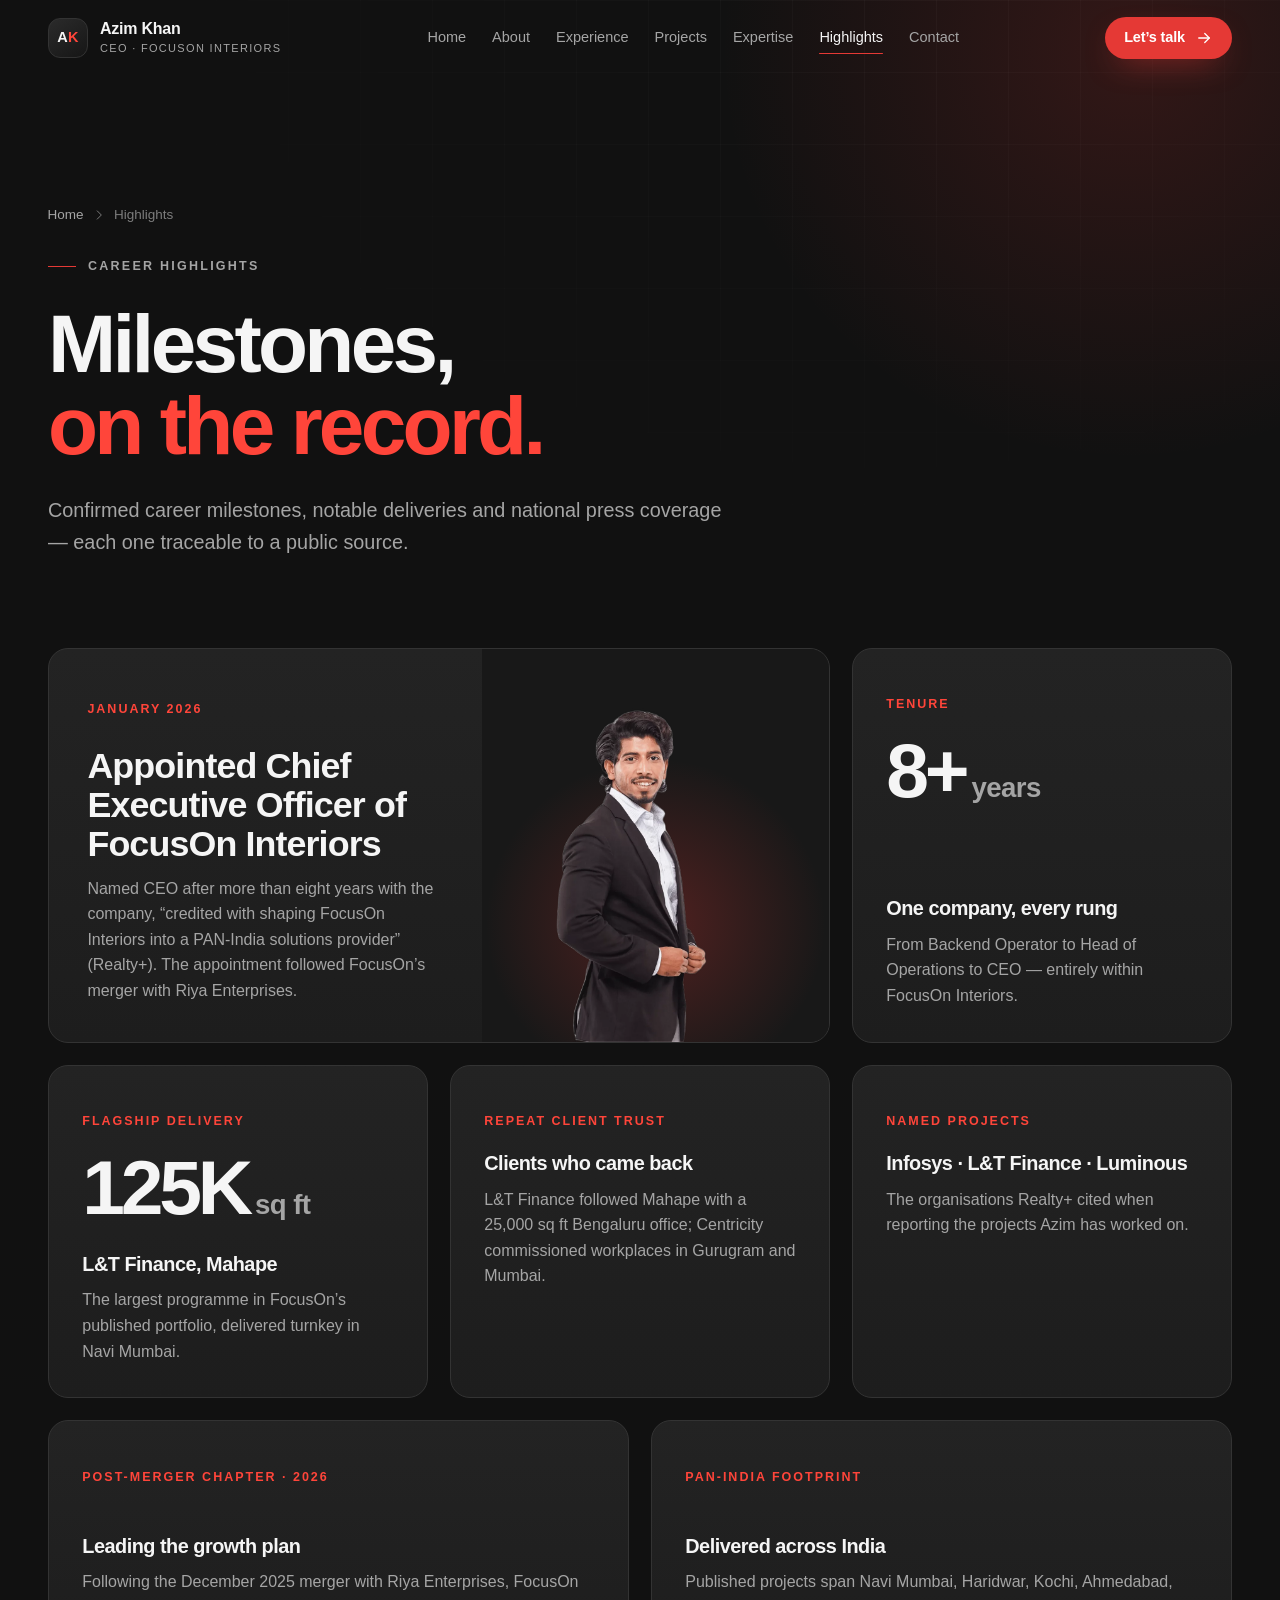
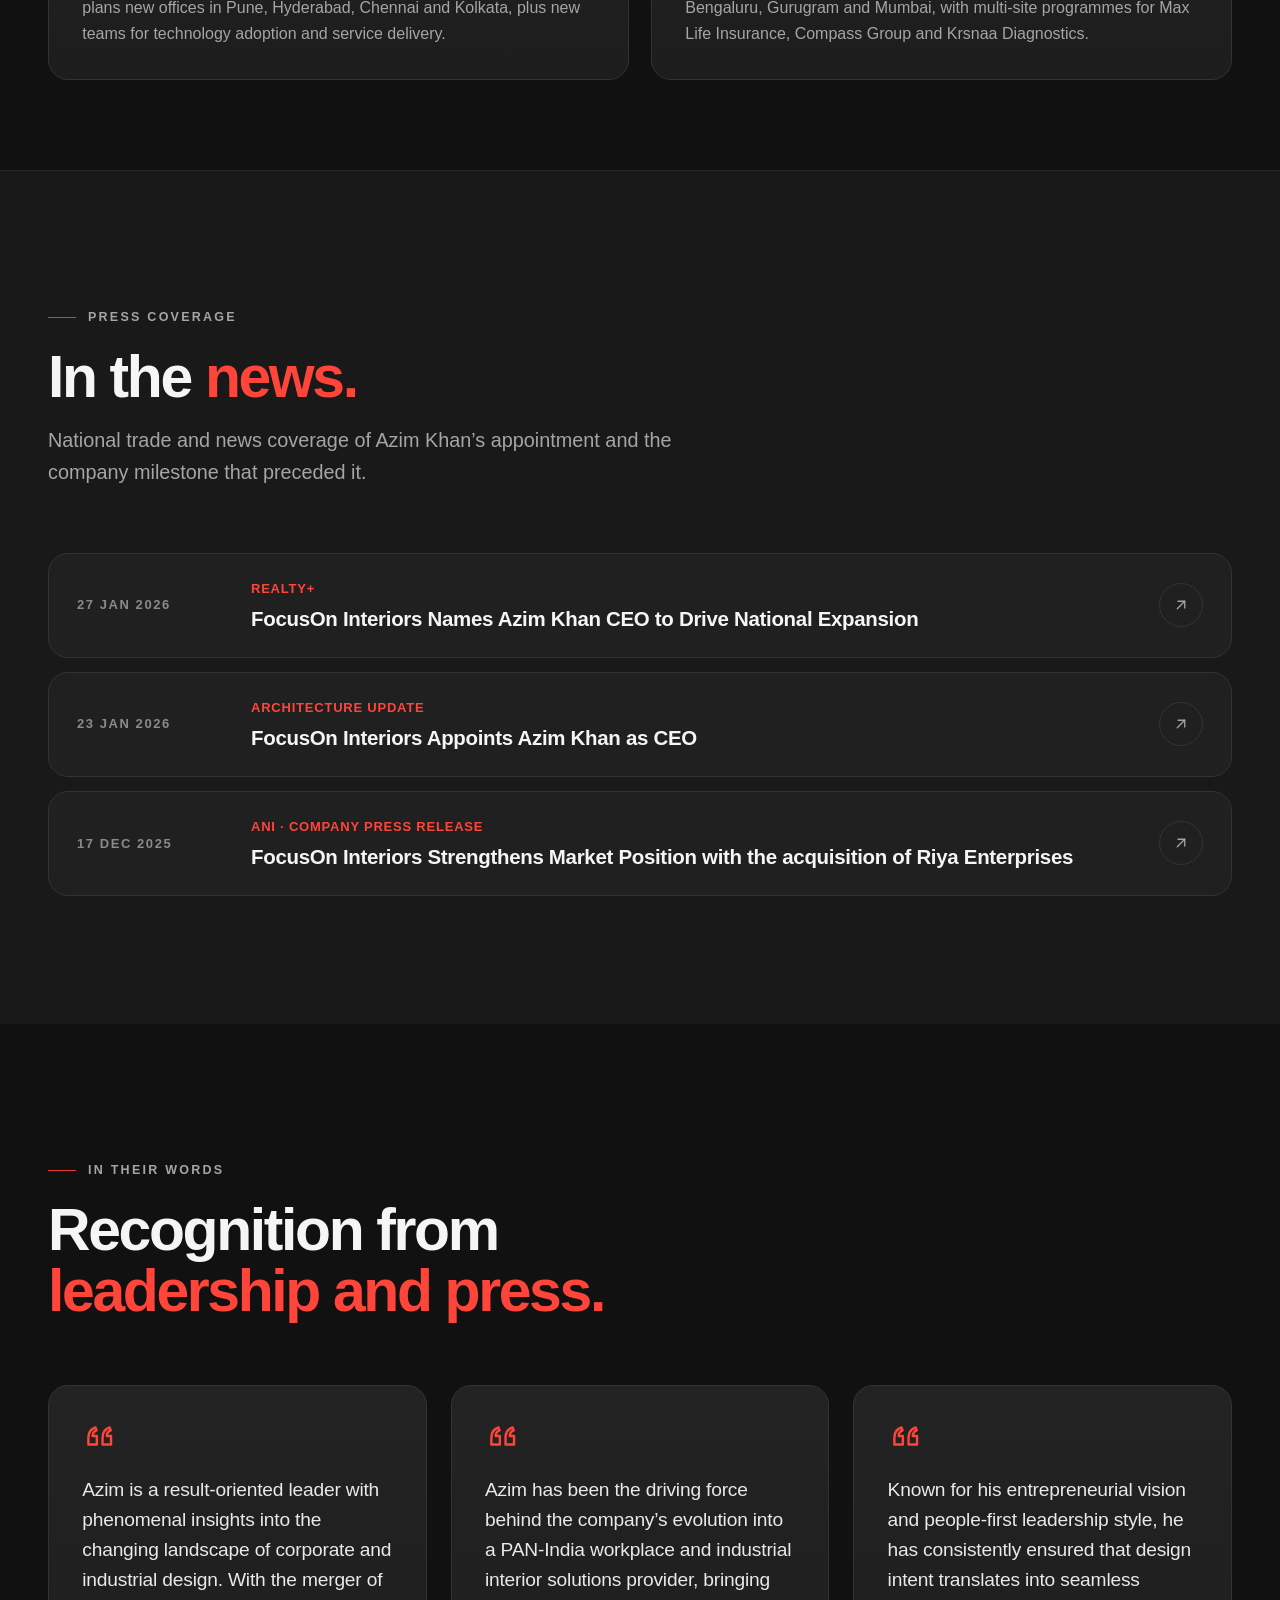
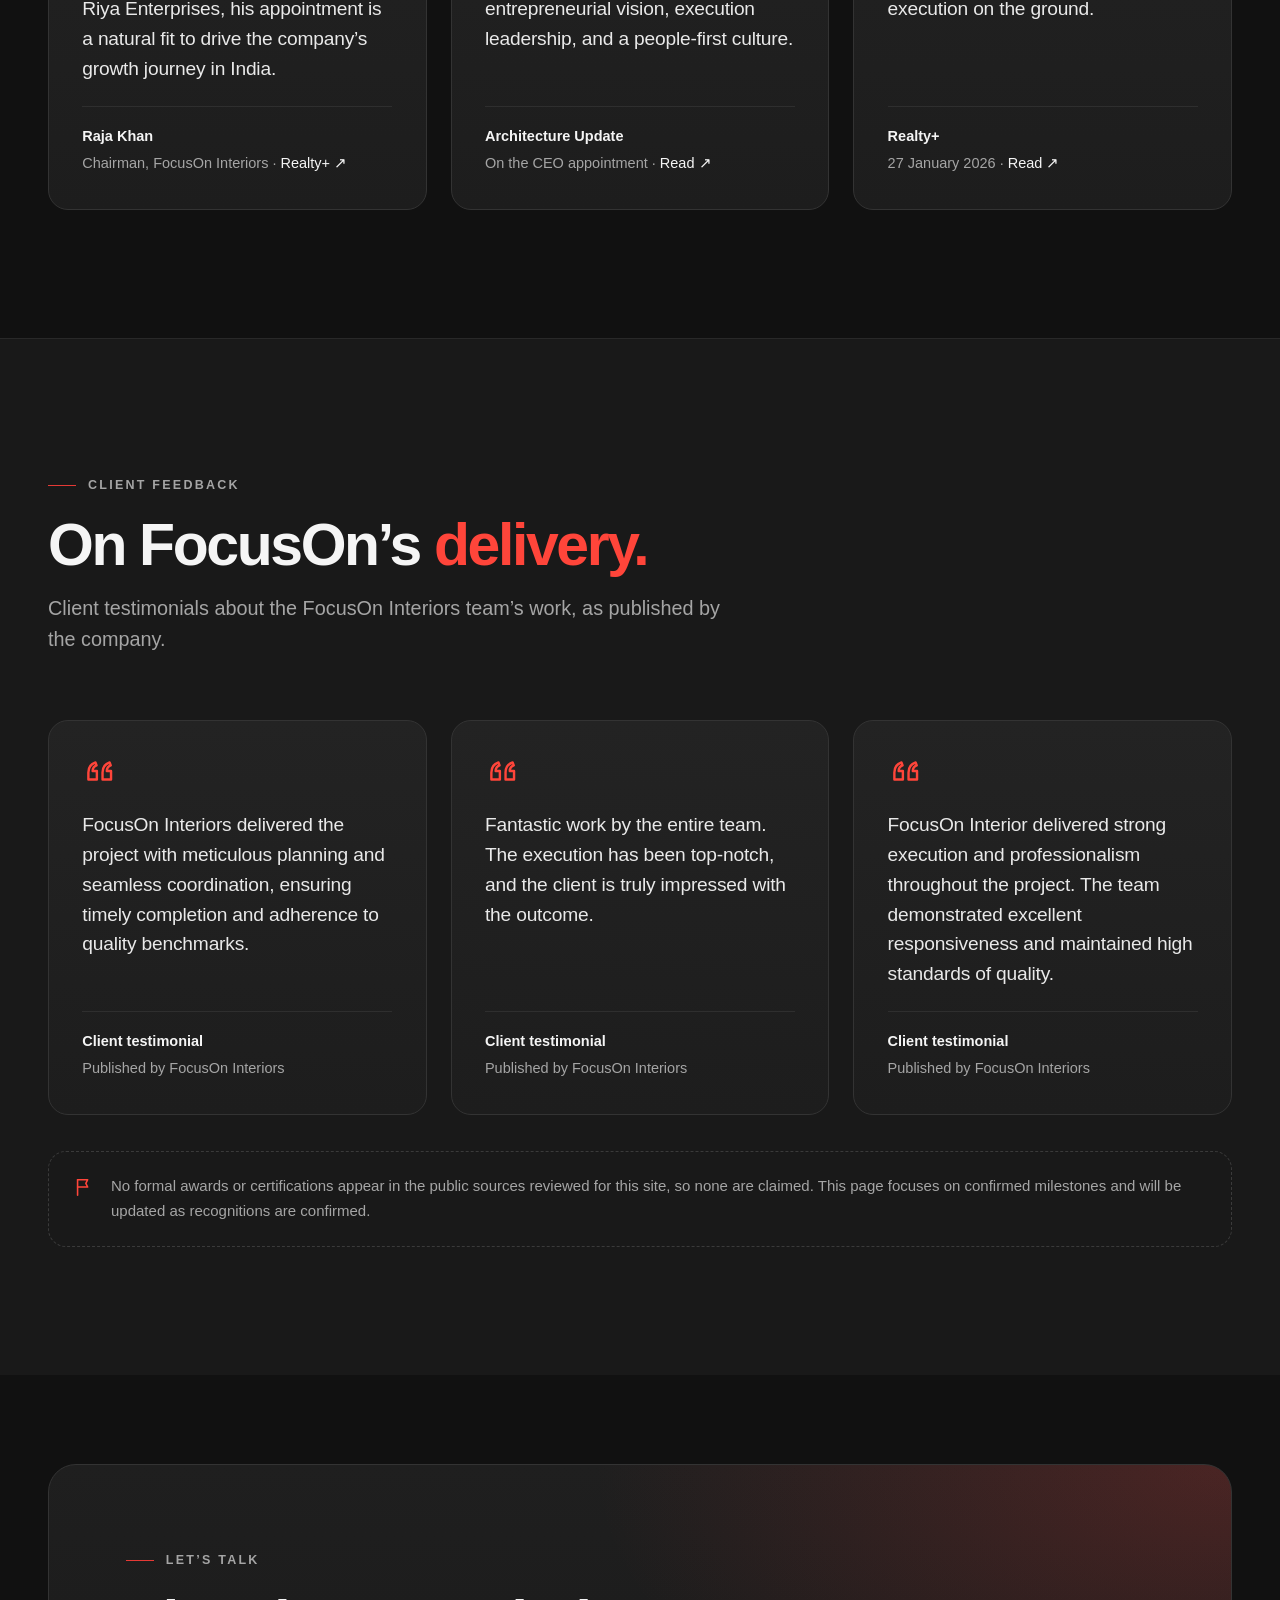
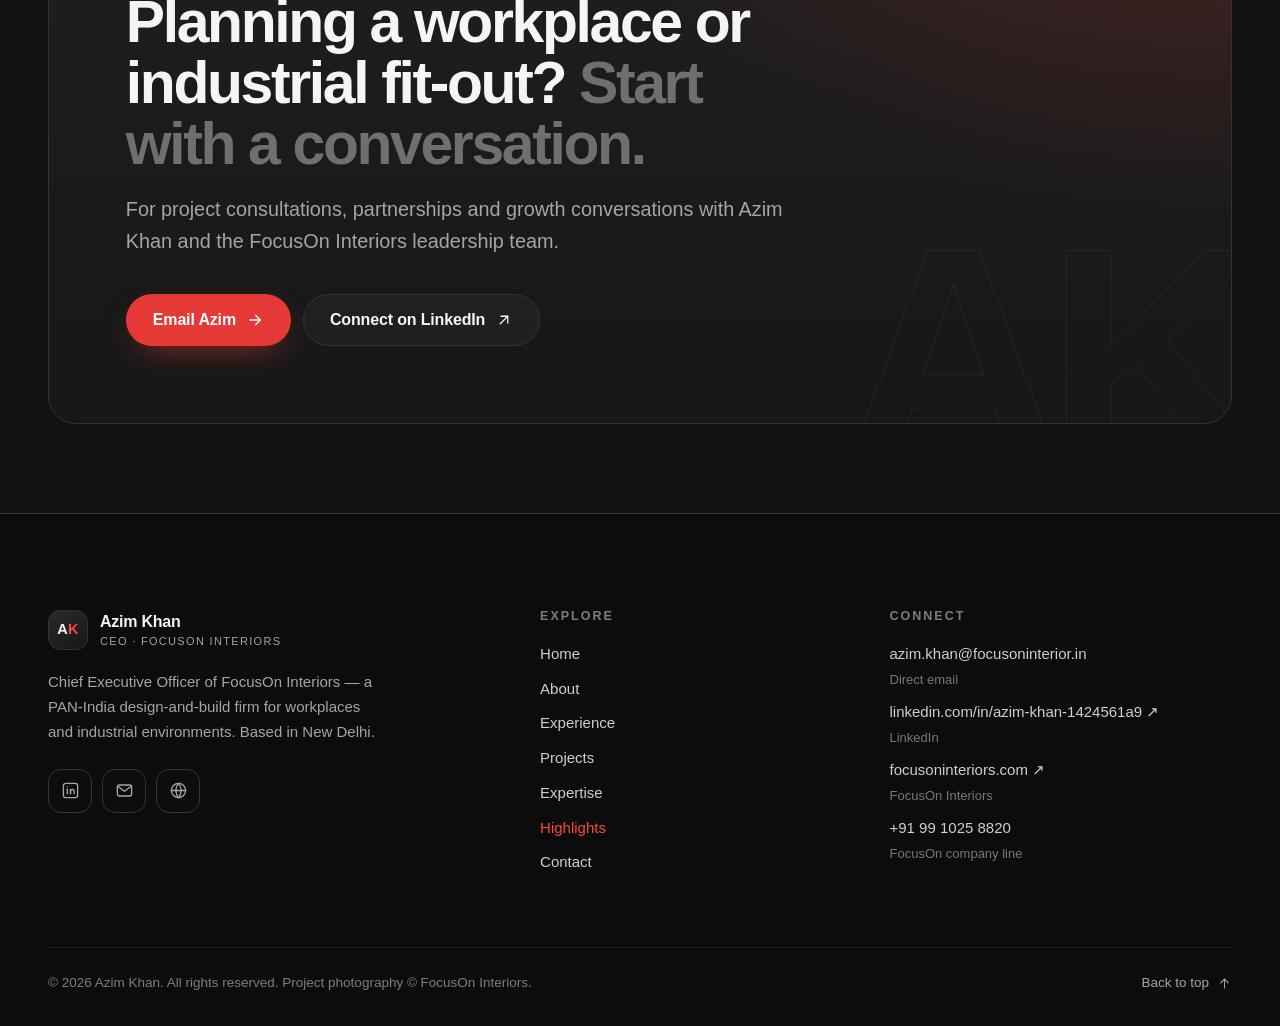
<file: highlights.html>
<!doctype html>
<html lang="en-IN">
<head>
  <meta charset="utf-8">
  <meta name="viewport" content="width=device-width, initial-scale=1, viewport-fit=cover">
  <title>Career Highlights — Azim Khan, CEO of FocusOn Interiors</title>
  <meta name="description" content="Verified career milestones of Azim Khan: CEO appointment in January 2026, 8+ years at FocusOn Interiors, flagship deliveries and national press coverage.">
  <meta name="author" content="Azim Khan">
  <meta name="robots" content="index, follow">
  <meta name="theme-color" content="#111111">
  <meta name="color-scheme" content="dark">
  <meta property="og:type" content="website">
  <meta property="og:site_name" content="Azim Khan">
  <meta property="og:locale" content="en_IN">
  <meta property="og:title" content="Career Highlights — Azim Khan, CEO of FocusOn Interiors">
  <meta property="og:description" content="Verified career milestones of Azim Khan: CEO appointment in January 2026, 8+ years at FocusOn Interiors, flagship deliveries and national press coverage.">
  <meta property="og:image" content="assets/images/azim-khan-og.jpg">
  <meta property="og:image:width" content="1200">
  <meta property="og:image:height" content="630">
  <meta property="og:image:alt" content="Azim Khan, Chief Executive Officer, FocusOn Interiors">
  <meta name="twitter:card" content="summary_large_image">
  <meta name="twitter:title" content="Career Highlights — Azim Khan, CEO of FocusOn Interiors">
  <meta name="twitter:description" content="Verified career milestones of Azim Khan: CEO appointment in January 2026, 8+ years at FocusOn Interiors, flagship deliveries and national press coverage.">
  <meta name="twitter:image" content="assets/images/azim-khan-og.jpg">
  <link rel="icon" type="image/svg+xml" href="data:image/svg+xml,%3Csvg xmlns='http://www.w3.org/2000/svg' viewBox='0 0 64 64'%3E%3Crect width='64' height='64' rx='16' fill='%23111111'/%3E%3Crect x='1' y='1' width='62' height='62' rx='15' fill='none' stroke='%23333333' stroke-width='2'/%3E%3Ctext x='32' y='42' text-anchor='middle' font-family='Helvetica,Arial,sans-serif' font-size='25' font-weight='700' fill='%23F5F5F5'%3EA%3Ctspan fill='%23FF453A'%3EK%3C/tspan%3E%3C/text%3E%3C/svg%3E">
  <link rel="apple-touch-icon" href="assets/images/apple-touch-icon.png">
  <script>document.documentElement.classList.add('js');</script>
  <style>
/* ====== Shared design system (replicated in every page by design) ====== */
/* ==========================================================
   Design tokens — keep identical across every page
   ========================================================== */
:root{
  --bg:#111111; --bg-2:#191919; --card:#202020; --card-2:#262626;
  --red:#E53935; --red-hi:#FF453A; --red-soft:rgba(229,57,53,.12);
  --text:#F5F5F5; --muted:#A5A5A5; --border:#333333; --border-soft:rgba(255,255,255,.07);
  --radius-sm:12px; --radius:20px; --radius-lg:28px;
  --maxw:1240px; --gutter:clamp(20px,5vw,48px); --header-h:76px;
  --ease:cubic-bezier(.22,1,.36,1);
  --font:-apple-system,BlinkMacSystemFont,"SF Pro Display","SF Pro Text","Segoe UI Variable","Segoe UI",Inter,Roboto,"Helvetica Neue",Arial,sans-serif;
}
*,*::before,*::after{box-sizing:border-box}
html{-webkit-text-size-adjust:100%;text-size-adjust:100%;scroll-behavior:smooth;scroll-padding-top:calc(var(--header-h) + 20px);background:var(--bg)}
body{margin:0;min-height:100vh;background:var(--bg);color:var(--text);font-family:var(--font);font-size:17px;line-height:1.65;-webkit-font-smoothing:antialiased;-moz-osx-font-smoothing:grayscale;overflow-x:hidden;text-rendering:optimizeLegibility}
body.menu-open{overflow:hidden}
img{max-width:100%;height:auto;display:block}
a{color:inherit;text-decoration:none}
button{font:inherit;color:inherit}
p{margin:0}
figure,blockquote{margin:0}
ul,ol{margin:0;padding:0;list-style:none}
::selection{background:var(--red);color:#fff}
:focus-visible{outline:2px solid var(--red-hi);outline-offset:3px;border-radius:8px}
.skip-link{position:fixed;left:16px;top:-80px;z-index:400;background:var(--red);color:#fff;padding:12px 18px;border-radius:12px;font-weight:600;transition:top .25s var(--ease)}
.skip-link:focus{top:16px}
.sr-only{position:absolute!important;width:1px;height:1px;padding:0;margin:-1px;overflow:hidden;clip:rect(0,0,0,0);white-space:nowrap;border:0}

/* ---------- layout ---------- */
.container{width:min(100% - 2*var(--gutter),var(--maxw));margin-inline:auto}
.section{position:relative;padding-block:clamp(80px,10vw,140px)}
.section--tight{padding-block:clamp(56px,7vw,96px)}
.section--alt{background:var(--bg-2)}
.section--line{border-top:1px solid var(--border-soft)}
.grid{display:grid;gap:clamp(16px,2vw,24px)}
.grid-2{grid-template-columns:repeat(2,minmax(0,1fr))}
.grid-3{grid-template-columns:repeat(3,minmax(0,1fr))}
.grid-4{grid-template-columns:repeat(4,minmax(0,1fr))}
.split{display:grid;grid-template-columns:minmax(0,1fr) minmax(0,1fr);gap:clamp(40px,6vw,96px);align-items:center}
.stack>*+*{margin-top:18px}

/* ---------- typography ---------- */
h1,h2,h3,h4{margin:0;font-weight:650;letter-spacing:-.025em;line-height:1.08;text-wrap:balance}
.eyebrow{display:inline-flex;align-items:center;gap:12px;font-size:12.5px;font-weight:600;letter-spacing:.18em;text-transform:uppercase;color:var(--muted)}
.eyebrow::before{content:"";width:28px;height:1px;background:var(--red)}
.display{font-size:clamp(48px,8vw,112px);font-weight:700;letter-spacing:-.05em;line-height:.95}
.h1{font-size:clamp(42px,6.4vw,88px);font-weight:700;letter-spacing:-.045em;line-height:1}
.h2{font-size:clamp(34px,4.6vw,60px);letter-spacing:-.04em;line-height:1.04}
.h3{font-size:clamp(21px,1.9vw,25px);letter-spacing:-.02em;line-height:1.2}
.lead{font-size:clamp(18px,1.55vw,21px);line-height:1.6;color:var(--muted);max-width:62ch}
.body-copy{color:var(--muted);max-width:66ch}
.body-copy strong,.lead strong{color:var(--text);font-weight:600}
.accent{color:var(--red-hi)}
.dim{color:#6f6f6f}
.grad{background:linear-gradient(180deg,#ffffff 0%,#b9b9b9 100%);-webkit-background-clip:text;background-clip:text;color:transparent}
.grad-red{background:linear-gradient(100deg,#ff6b5f 0%,#e53935 60%,#b72b28 100%);-webkit-background-clip:text;background-clip:text;color:transparent}
.section-head{display:flex;align-items:flex-end;justify-content:space-between;gap:32px;margin-bottom:clamp(40px,5vw,64px)}
.section-head>div{max-width:760px}
.section-head .h2{margin-top:18px}
.section-head .lead{margin-top:18px}
.source{font-size:13px;color:#7d7d7d;line-height:1.5}
.source a{color:var(--muted);border-bottom:1px solid #444;transition:color .2s,border-color .2s}
.source a:hover{color:var(--text);border-color:var(--red)}

/* ---------- buttons & links ---------- */
.btn-row{display:flex;flex-wrap:wrap;gap:12px;align-items:center}
.btn{position:relative;display:inline-flex;align-items:center;justify-content:center;gap:10px;min-height:52px;padding:0 26px;border-radius:999px;border:1px solid transparent;font-size:16px;font-weight:600;letter-spacing:-.01em;cursor:pointer;white-space:nowrap;transition:transform .4s var(--ease),background-color .3s,border-color .3s,box-shadow .4s var(--ease),color .3s}
.btn svg{width:18px;height:18px;flex:none;transition:transform .4s var(--ease)}
.btn:hover svg{transform:translateX(3px)}
.btn--primary{background:var(--red);color:#fff;box-shadow:0 12px 32px -14px rgba(229,57,53,.75)}
.btn--primary:hover{background:var(--red-hi);transform:translateY(-2px);box-shadow:0 20px 44px -16px rgba(255,69,58,.75)}
.btn--ghost{background:rgba(255,255,255,.03);border-color:var(--border);color:var(--text)}
.btn--ghost:hover{background:rgba(255,255,255,.07);border-color:#555;transform:translateY(-2px)}
.btn--sm{min-height:42px;padding:0 18px;font-size:14.5px}
.link-arrow{position:relative;display:inline-flex;align-items:center;gap:8px;font-weight:600;font-size:15.5px;color:var(--text);padding-bottom:5px}
.link-arrow svg{width:17px;height:17px;transition:transform .4s var(--ease)}
.link-arrow::after{content:"";position:absolute;left:0;right:0;bottom:0;height:1.5px;background:var(--red);transform:scaleX(.22);transform-origin:left;transition:transform .5s var(--ease)}
.link-arrow:hover::after,.link-arrow:focus-visible::after{transform:scaleX(1)}
.link-arrow:hover svg{transform:translateX(3px)}
.text-link{color:var(--text);background:linear-gradient(var(--red),var(--red)) 0 100%/0 1.5px no-repeat;transition:background-size .45s var(--ease)}
.text-link:hover{background-size:100% 1.5px}

/* ---------- chips & icons ---------- */
.chip{display:inline-flex;align-items:center;gap:8px;padding:7px 14px;border-radius:999px;border:1px solid var(--border);background:rgba(255,255,255,.03);font-size:13.5px;color:#d6d6d6;line-height:1.3}
.chip--red{border-color:rgba(229,57,53,.4);background:var(--red-soft);color:#ffb3ad}
.chip-row{display:flex;flex-wrap:wrap;gap:8px}
.icon{width:50px;height:50px;flex:none;border-radius:15px;display:grid;place-items:center;background:var(--red-soft);border:1px solid rgba(229,57,53,.28);color:var(--red-hi);transition:transform .5s var(--ease),background-color .3s}
.icon svg{width:23px;height:23px}

/* ---------- cards ---------- */
.card{position:relative;overflow:hidden;background:linear-gradient(180deg,#232323 0%,#1d1d1d 100%);border:1px solid var(--border);border-radius:var(--radius);padding:clamp(24px,2.6vw,34px);transition:transform .55s var(--ease),border-color .4s,box-shadow .55s var(--ease)}
.card::before{content:"";position:absolute;inset:0 0 auto 0;height:1px;background:linear-gradient(90deg,transparent,rgba(255,69,58,.75),transparent);opacity:0;transition:opacity .45s}
.card:hover{transform:translateY(-4px);border-color:#474747;box-shadow:0 30px 60px -34px rgba(0,0,0,.9)}
.card:hover::before{opacity:1}
.card:hover .icon{transform:translateY(-2px) scale(1.04);background:rgba(229,57,53,.18)}
.card h3{margin-top:22px}
.card p{margin-top:12px;color:var(--muted);font-size:16px;line-height:1.6}
.card .num{font-size:13px;font-weight:600;letter-spacing:.14em;color:#7a7a7a}
.card--flat:hover{transform:none}
.quote-card{display:flex;flex-direction:column;gap:22px}
.quote-card blockquote{margin:0;font-size:clamp(18px,1.5vw,20px);line-height:1.55;color:#e9e9e9;letter-spacing:-.01em}
.quote-card .q-icon{width:34px;height:34px;color:var(--red-hi)}
.quote-card figcaption{margin-top:auto;padding-top:18px;border-top:1px solid var(--border-soft);display:flex;flex-direction:column;gap:3px;font-size:14.5px}
.quote-card figcaption strong{font-weight:600;color:var(--text)}
.quote-card figcaption span{color:var(--muted)}
.quote-card figure{margin:0}

/* ---------- media frames ---------- */
.frame{position:relative;overflow:hidden;border-radius:var(--radius-lg);border:1px solid var(--border);background:#1a1a1a}
.frame img{width:100%;height:100%;object-fit:cover;transition:transform 1.4s var(--ease)}
.frame:hover img{transform:scale(1.04)}
.frame figcaption,.frame .caption{position:absolute;left:16px;bottom:16px;right:16px;display:flex;justify-content:space-between;gap:12px;font-size:13px;color:#e6e6e6}
.frame .caption span{background:rgba(17,17,17,.72);backdrop-filter:blur(10px);-webkit-backdrop-filter:blur(10px);border:1px solid rgba(255,255,255,.08);padding:7px 12px;border-radius:999px}
.img-missing{display:grid;place-items:center;background:repeating-linear-gradient(135deg,#1c1c1c 0 12px,#202020 12px 24px)}
.img-missing img{opacity:0}
.img-missing::after{content:attr(data-fallback);position:absolute;inset:auto 0 50% 0;transform:translateY(50%);text-align:center;font-size:13px;color:#777;padding:0 16px}

/* ---------- project card (shared) ---------- */
.project-card{position:relative;display:flex;flex-direction:column;background:var(--card);border:1px solid var(--border);border-radius:var(--radius);overflow:hidden;transition:transform .6s var(--ease),border-color .4s,box-shadow .6s var(--ease)}
.project-card:hover{transform:translateY(-5px);border-color:#4a4a4a;box-shadow:0 36px 70px -40px rgba(0,0,0,.95)}
.project-media{position:relative;aspect-ratio:4/3;overflow:hidden;background:#1a1a1a}
.project-media img{width:100%;height:100%;object-fit:cover;transition:transform 1.3s var(--ease)}
.project-card:hover .project-media img{transform:scale(1.07)}
.project-media::after{content:"";position:absolute;inset:0;background:linear-gradient(180deg,rgba(0,0,0,0) 55%,rgba(0,0,0,.55) 100%);pointer-events:none}
.project-tag{position:absolute;z-index:2;left:16px;top:16px;padding:6px 12px;border-radius:999px;font-size:12px;font-weight:600;letter-spacing:.06em;text-transform:uppercase;background:rgba(17,17,17,.72);border:1px solid rgba(255,255,255,.1);backdrop-filter:blur(10px);-webkit-backdrop-filter:blur(10px)}
.project-area{position:absolute;z-index:2;right:16px;bottom:14px;font-size:13px;font-weight:600;color:#fff}
.project-body{display:flex;flex-direction:column;gap:10px;flex:1;padding:24px 26px 26px}
.project-body h3{font-size:clamp(20px,1.7vw,23px)}
.project-meta{display:flex;flex-wrap:wrap;gap:4px 14px;font-size:14px;color:var(--muted)}
.project-meta span{display:inline-flex;align-items:center;gap:6px}
.project-meta svg{width:15px;height:15px;color:#7d7d7d}
.project-body p{color:var(--muted);font-size:15.5px;line-height:1.6}
.project-body .link-arrow{margin-top:auto;padding-top:10px;align-self:flex-start}
.project-link::before{content:"";position:absolute;inset:0;z-index:3}

/* ---------- header ---------- */
.site-header{position:fixed;inset:0 0 auto 0;z-index:100;height:var(--header-h);border-bottom:1px solid transparent;transition:background-color .45s var(--ease),border-color .45s,backdrop-filter .45s}
.site-header.is-scrolled,.menu-open .site-header{background:rgba(17,17,17,.8);-webkit-backdrop-filter:saturate(170%) blur(18px);backdrop-filter:saturate(170%) blur(18px);border-bottom-color:var(--border-soft)}
.header-inner{height:100%;display:flex;align-items:center;justify-content:space-between;gap:24px}
.brand{display:inline-flex;align-items:center;gap:12px;flex:none;border-radius:12px}
.brand-mark{width:40px;height:40px;border-radius:12px;display:flex;align-items:center;justify-content:center;background:linear-gradient(145deg,#2b2b2b,#161616);border:1px solid var(--border);font-weight:700;font-size:14.5px;letter-spacing:.02em;transition:border-color .3s,transform .5s var(--ease)}
.brand-mark span{color:var(--red-hi)}
.brand:hover .brand-mark{border-color:var(--red);transform:rotate(-4deg)}
.brand-text{display:flex;flex-direction:column;line-height:1.15}
.brand-text strong{font-size:16px;font-weight:650;letter-spacing:-.015em}
.brand-text small{font-size:11px;color:var(--muted);letter-spacing:.12em;text-transform:uppercase;margin-top:3px}
.nav{display:flex;align-items:center;gap:2px}
.nav a{position:relative;padding:10px 12px;border-radius:10px;font-size:14.5px;font-weight:500;color:var(--muted);transition:color .25s}
.nav a::after{content:"";position:absolute;left:12px;right:12px;bottom:5px;height:1.5px;border-radius:2px;background:var(--red);transform:scaleX(0);transform-origin:left;transition:transform .45s var(--ease)}
.nav a:hover,.nav a[aria-current="page"]{color:var(--text)}
.nav a:hover::after,.nav a:focus-visible::after,.nav a[aria-current="page"]::after{transform:scaleX(1)}
.header-actions{display:flex;align-items:center;gap:10px}
.menu-toggle{display:none;position:relative;width:46px;height:46px;border-radius:13px;border:1px solid var(--border);background:rgba(255,255,255,.04);cursor:pointer;transition:border-color .3s,background-color .3s}
.menu-toggle:hover{border-color:#555}
.menu-toggle span{position:absolute;left:13px;right:13px;height:1.7px;border-radius:2px;background:var(--text);transition:transform .5s var(--ease),top .5s var(--ease),width .5s var(--ease)}
.menu-toggle span:nth-child(1){top:18px}
.menu-toggle span:nth-child(2){top:26px;right:19px}
.menu-toggle[aria-expanded="true"] span:nth-child(1){top:22px;transform:rotate(45deg)}
.menu-toggle[aria-expanded="true"] span:nth-child(2){top:22px;right:13px;transform:rotate(-45deg)}
.mobile-menu{position:fixed;inset:0;z-index:99;display:flex;flex-direction:column;justify-content:space-between;gap:32px;padding:calc(var(--header-h) + 24px) var(--gutter) max(32px,env(safe-area-inset-bottom));background:rgba(13,13,13,.97);-webkit-backdrop-filter:blur(22px);backdrop-filter:blur(22px);overflow-y:auto;opacity:0;visibility:hidden;transition:opacity .45s var(--ease),visibility 0s linear .45s}
.mobile-menu.is-open{opacity:1;visibility:visible;transition:opacity .45s var(--ease),visibility 0s}
.mobile-menu nav a{display:flex;align-items:baseline;justify-content:space-between;gap:16px;padding:14px 4px;border-bottom:1px solid var(--border);font-size:clamp(28px,7.4vw,42px);font-weight:650;letter-spacing:-.035em;line-height:1.15;opacity:0;transform:translateY(18px);transition:opacity .5s var(--ease),transform .6s var(--ease),color .25s;transition-delay:calc(var(--i,0)*45ms)}
.mobile-menu nav a small{font-size:13px;font-weight:500;letter-spacing:.08em;color:#6d6d6d}
.mobile-menu nav a:hover,.mobile-menu nav a[aria-current="page"]{color:var(--red-hi)}
.mobile-menu.is-open nav a{opacity:1;transform:none}
.mobile-menu-foot{display:flex;flex-direction:column;gap:14px;font-size:15px;color:var(--muted)}
.mobile-menu-foot a{color:var(--text)}

/* ---------- page hero (inner pages) ---------- */
.page-hero{position:relative;overflow:hidden;padding-top:calc(var(--header-h) + clamp(64px,10vw,132px));padding-bottom:clamp(56px,7vw,100px)}
.page-hero::before{content:"";position:absolute;width:820px;height:820px;right:-260px;top:-360px;border-radius:50%;background:radial-gradient(closest-side,rgba(229,57,53,.16),rgba(229,57,53,0));pointer-events:none}
.page-hero::after{content:"";position:absolute;inset:0;background-image:linear-gradient(rgba(255,255,255,.028) 1px,transparent 1px),linear-gradient(90deg,rgba(255,255,255,.028) 1px,transparent 1px);background-size:72px 72px;-webkit-mask-image:radial-gradient(ellipse at 70% 0%,#000 0%,transparent 65%);mask-image:radial-gradient(ellipse at 70% 0%,#000 0%,transparent 65%);pointer-events:none}
.page-hero .container{position:relative;z-index:1}
.page-hero .h1{margin-top:26px;max-width:16ch}
.page-hero .lead{margin-top:28px}
.crumbs{display:flex;flex-wrap:wrap;align-items:center;gap:8px;font-size:13.5px;color:#7d7d7d;margin-bottom:22px}
.crumbs a{color:var(--muted);transition:color .2s}
.crumbs a:hover{color:var(--text)}
.crumbs svg{width:14px;height:14px}

/* ---------- reveal system ---------- */
.reveal-line{display:block;overflow:hidden;padding-bottom:.06em;margin-bottom:-.06em}
.reveal-line>span{display:block}
.js .reveal-line>span{transform:translateY(108%);transition:transform 1.15s var(--ease);transition-delay:var(--d,0s);animation:failsafe-show 0s linear 6s forwards}
.js .hero-fade{opacity:0;transform:translateY(18px);transition:opacity 1s var(--ease),transform 1s var(--ease);transition-delay:var(--d,0s);animation:failsafe-show 0s linear 6s forwards}
.is-ready .reveal-line>span,.is-ready .hero-fade{transform:none;opacity:1}
.js [data-reveal]{opacity:0;transform:translateY(30px);transition:opacity .95s var(--ease),transform .95s var(--ease);transition-delay:var(--d,0s)}
.js [data-reveal="fade"]{transform:none}
.js [data-reveal="scale"]{transform:scale(.96)}
.js [data-reveal].is-in{opacity:1;transform:none}
@keyframes failsafe-show{to{opacity:1;transform:none}}

/* ---------- CTA band ---------- */
.cta-card{position:relative;overflow:hidden;border-radius:var(--radius-lg);border:1px solid var(--border);background:radial-gradient(120% 140% at 100% 0%,rgba(229,57,53,.22) 0%,rgba(229,57,53,0) 45%),linear-gradient(180deg,#1f1f1f,#171717);padding:clamp(36px,6vw,80px)}
.cta-card::after{content:"AK";position:absolute;right:-.06em;bottom:-.28em;font-size:clamp(160px,24vw,340px);font-weight:800;letter-spacing:-.06em;line-height:1;color:transparent;-webkit-text-stroke:1px rgba(255,255,255,.06);pointer-events:none}
.cta-card>*{position:relative;z-index:1}
.cta-card .h2{margin-top:20px;max-width:21ch;hyphens:manual}
.cta-card .lead{margin-top:20px}
.cta-card .btn-row{margin-top:36px}

/* ---------- footer ---------- */
.site-footer{position:relative;border-top:1px solid var(--border);background:#0c0c0c;padding:clamp(64px,8vw,96px) 0 32px;font-size:15px}
.footer-top{display:grid;grid-template-columns:1.5fr 1fr 1.2fr;gap:clamp(32px,5vw,72px)}
.footer-brand p{margin-top:20px;color:var(--muted);max-width:40ch;line-height:1.65}
.footer-social{display:flex;gap:10px;margin-top:24px}
.footer-social a{width:44px;height:44px;border-radius:13px;display:grid;place-items:center;border:1px solid var(--border);color:var(--muted);transition:color .25s,border-color .25s,transform .4s var(--ease)}
.footer-social a:hover{color:var(--text);border-color:var(--red);transform:translateY(-2px)}
.footer-social svg{width:19px;height:19px}
.footer-col h2{font-size:12.5px;font-weight:600;letter-spacing:.16em;text-transform:uppercase;color:#7d7d7d;margin-bottom:18px}
.footer-col li+li{margin-top:10px}
.footer-col a{color:#cfcfcf;transition:color .2s}
.footer-col a:hover,.footer-col a[aria-current="page"]{color:var(--text)}
.footer-col a[aria-current="page"]{color:var(--red-hi)}
.footer-col .small{display:block;font-size:13px;color:#777;margin-top:2px}
.footer-bottom{margin-top:clamp(48px,6vw,72px);padding-top:24px;border-top:1px solid var(--border-soft);display:flex;flex-wrap:wrap;justify-content:space-between;align-items:center;gap:12px 24px;font-size:13.5px;color:#7d7d7d}
.to-top{display:inline-flex;align-items:center;gap:8px;color:var(--muted);transition:color .2s}
.to-top:hover{color:var(--text)}
.to-top svg{width:15px;height:15px;transform:rotate(-90deg)}

/* ---------- toast ---------- */
.toast{position:fixed;left:50%;bottom:max(24px,env(safe-area-inset-bottom));z-index:250;transform:translate(-50%,20px);opacity:0;pointer-events:none;background:#262626;border:1px solid #3d3d3d;color:var(--text);padding:12px 18px;border-radius:999px;font-size:14.5px;display:flex;align-items:center;gap:10px;box-shadow:0 20px 40px -20px #000;transition:opacity .35s var(--ease),transform .45s var(--ease)}
.toast svg{width:17px;height:17px;color:#57d18a}
.toast.is-show{opacity:1;transform:translate(-50%,0)}

/* ---------- responsive (shared) ---------- */
@media (max-width:1120px){
  .nav,.header-cta{display:none}
  .menu-toggle{display:block}
}
@media (max-width:1024px){
  .grid-4{grid-template-columns:repeat(2,minmax(0,1fr))}
  .grid-3{grid-template-columns:repeat(2,minmax(0,1fr))}
  .footer-top{grid-template-columns:1fr 1fr}
  .footer-brand{grid-column:1/-1}
}
@media (max-width:860px){
  .split{grid-template-columns:1fr}
  .section-head{flex-direction:column;align-items:flex-start}
}
@media (max-width:640px){
  body{font-size:16px}
  .grid-2,.grid-3,.grid-4{grid-template-columns:1fr}
  .btn{width:100%}
  .btn-row{flex-direction:column;align-items:stretch}
  .footer-top{grid-template-columns:1fr}
  .brand-text small{display:none}
  :root{--header-h:68px}
}
@media (max-width:360px){
  .brand-text strong{font-size:15px}
  .display{font-size:44px}
}
@media (hover:none){
  .card:hover,.project-card:hover{transform:none}
}
@media (prefers-reduced-motion:reduce){
  html{scroll-behavior:auto}
  *,*::before,*::after{animation-duration:.001ms!important;animation-iteration-count:1!important;transition-duration:.001ms!important;transition-delay:0s!important}
  .js [data-reveal],.js .reveal-line>span,.js .hero-fade{opacity:1;transform:none}
}
@media print{
  .site-header,.mobile-menu,.cta-section,.toast{display:none!important}
  body{background:#fff;color:#000}
}

/* ====== Page-specific styles ====== */
.bento{display:grid;grid-template-columns:repeat(6,minmax(0,1fr));gap:clamp(14px,1.8vw,22px)}
.bento>*{grid-column:span 2}
.bento .w3{grid-column:span 3}
.bento .w4{grid-column:span 4}
.bento .card{display:flex;flex-direction:column;min-height:260px}
.bento .when{font-size:12.5px;font-weight:600;letter-spacing:.16em;text-transform:uppercase;color:var(--red-hi)}
.bento .card h3{margin-top:auto;padding-top:28px}
.bento .feature{position:relative;padding:0;display:grid;grid-template-columns:minmax(0,1fr) minmax(0,.8fr);min-height:360px}
.bento .feature .txt{display:flex;flex-direction:column;padding:clamp(26px,3vw,40px)}
.bento .feature .txt h3{font-size:clamp(26px,2.8vw,38px)}
.bento .feature .img{position:relative;background:radial-gradient(70% 60% at 50% 70%,rgba(229,57,53,.28),transparent 70%),#181818;overflow:hidden}
.bento .feature .img img{position:absolute;bottom:0;left:50%;transform:translateX(-50%);height:96%;width:auto;max-width:none}
.bento .card .big-num{color:var(--text);white-space:nowrap;font-size:clamp(54px,6vw,84px);font-weight:700;letter-spacing:-.055em;line-height:1;margin-top:18px}
.bento .card .big-num small{font-size:.36em;color:var(--muted);font-weight:600;letter-spacing:-.02em;margin-left:6px}
.press{display:grid;gap:14px}
.press a{display:grid;grid-template-columns:150px minmax(0,1fr) auto;gap:24px;align-items:center;padding:24px 28px;border-radius:var(--radius);border:1px solid var(--border);background:var(--card);transition:border-color .3s,transform .5s var(--ease)}
.press a:hover{border-color:#4a4a4a;transform:translateX(4px)}
.press .date{font-size:13px;font-weight:600;letter-spacing:.12em;text-transform:uppercase;color:#8a8a8a}
.press .pub{display:block;font-size:13px;color:var(--red-hi);font-weight:600;letter-spacing:.06em;text-transform:uppercase}
.press strong{display:block;margin-top:6px;font-size:clamp(18px,1.6vw,21px);font-weight:600;letter-spacing:-.015em;line-height:1.35}
.press .go{width:44px;height:44px;border-radius:50%;display:grid;place-items:center;border:1px solid var(--border);color:var(--muted);transition:color .3s,border-color .3s,background-color .3s}
.press a:hover .go{color:#fff;border-color:var(--red);background:var(--red)}
.press .go svg{width:18px;height:18px}
.awards-note{display:flex;gap:16px;align-items:flex-start;margin-top:36px;padding:22px 24px;border-radius:18px;border:1px dashed #3a3a3a;color:var(--muted);font-size:15px}
.awards-note svg{width:22px;height:22px;flex:none;color:var(--red-hi);margin-top:2px}
@media (max-width:1024px){.bento>*,.bento .w3{grid-column:span 3}.bento .w4{grid-column:1/-1}}
@media (max-width:700px){.bento>*,.bento .w3,.bento .w4{grid-column:1/-1}.bento .feature{grid-template-columns:1fr}.bento .feature .img{min-height:320px}.press a{grid-template-columns:1fr auto;gap:10px 16px}.press .date{grid-column:1/-1}}

  </style>
</head>
<body>

  <a class="skip-link" href="#main">Skip to content</a>
  <header class="site-header" id="top">
    <div class="container header-inner">
      <a class="brand" href="index.html" aria-label="Azim Khan — home">
        <span class="brand-mark" aria-hidden="true">A<span>K</span></span>
        <span class="brand-text"><strong>Azim Khan</strong><small>CEO · FocusOn Interiors</small></span>
      </a>
      <nav class="nav" aria-label="Main navigation">
          <a href="index.html">Home</a>
          <a href="about.html">About</a>
          <a href="experience.html">Experience</a>
          <a href="projects.html">Projects</a>
          <a href="expertise.html">Expertise</a>
          <a href="highlights.html" aria-current="page">Highlights</a>
          <a href="contact.html">Contact</a>
      </nav>
      <div class="header-actions">
        <a class="btn btn--primary btn--sm header-cta" href="contact.html">Let’s talk <svg viewBox="0 0 24 24" fill="none" stroke="currentColor" stroke-width="1.7" stroke-linecap="round" stroke-linejoin="round" aria-hidden="true" focusable="false"><path d="M5 12h14"/><path d="m13 6 6 6-6 6"/></svg></a>
        <button class="menu-toggle" type="button" aria-label="Open navigation menu" aria-expanded="false" aria-controls="mobile-menu"><span></span><span></span></button>
      </div>
    </div>
  </header>
  <div class="mobile-menu" id="mobile-menu" aria-hidden="true" inert>
    <nav aria-label="Mobile navigation">
        <a href="index.html" style="--i:0">Home<small>01</small></a>
        <a href="about.html" style="--i:1">About<small>02</small></a>
        <a href="experience.html" style="--i:2">Experience<small>03</small></a>
        <a href="projects.html" style="--i:3">Projects<small>04</small></a>
        <a href="expertise.html" style="--i:4">Expertise<small>05</small></a>
        <a href="highlights.html" style="--i:5" aria-current="page">Highlights<small>06</small></a>
        <a href="contact.html" style="--i:6">Contact<small>07</small></a>
    </nav>
    <div class="mobile-menu-foot">
      <a href="mailto:azim.khan@focusoninterior.in">azim.khan@focusoninterior.in</a>
      <a href="https://in.linkedin.com/in/azim-khan-1424561a9" target="_blank" rel="noopener noreferrer">LinkedIn — Azim Khan ↗</a>
    </div>
  </div>

  <main id="main" tabindex="-1">

    <section class="page-hero" aria-labelledby="page-title">
      <div class="container">
        <nav class="crumbs hero-fade" aria-label="Breadcrumb"><a href="index.html">Home</a><svg viewBox="0 0 24 24" fill="none" stroke="currentColor" stroke-width="1.7" stroke-linecap="round" stroke-linejoin="round" aria-hidden="true" focusable="false"><path d="m9 5 7 7-7 7"/></svg><span aria-current="page">Highlights</span></nav>
        <p class="eyebrow hero-fade" style="--d:.05s">Career highlights</p>
        <h1 class="h1" id="page-title"><span class="reveal-line"><span style="--d:.1s">Milestones,</span></span><span class="reveal-line"><span class="accent" style="--d:.2s">on the record.</span></span></h1>
        <p class="lead hero-fade" style="--d:.4s">Confirmed career milestones, notable deliveries and national press coverage — each one traceable to a public source.</p>
      </div>
    </section>

    <section class="section section--tight" aria-labelledby="ms-title" style="padding-top:0">
      <div class="container">
        <h2 class="sr-only" id="ms-title">Milestones</h2>
        <div class="bento" data-stagger="0.07">
          <article class="card feature w4">
            <div class="txt">
              <p class="when">January 2026</p>
              <h3>Appointed Chief Executive Officer of FocusOn Interiors</h3>
              <p>Named CEO after more than eight years with the company, “credited with shaping FocusOn Interiors into a PAN-India solutions provider” (Realty+). The appointment followed FocusOn’s merger with Riya Enterprises.</p>
            </div>
            <div class="img"><img src="assets/images/azim-khan-portrait.webp" width="636" height="1200" alt="Azim Khan, Chief Executive Officer of FocusOn Interiors" loading="lazy" decoding="async"></div>
          </article>
          <article class="card"><p class="when">Tenure</p><p class="big-num">8+<small>years</small></p><h3>One company, every rung</h3><p>From Backend Operator to Head of Operations to CEO — entirely within FocusOn Interiors.</p></article>
          <article class="card"><p class="when">Flagship delivery</p><p class="big-num">125K<small>sq ft</small></p><h3>L&amp;T Finance, Mahape</h3><p>The largest programme in FocusOn’s published portfolio, delivered turnkey in Navi Mumbai.</p></article>
          <article class="card"><p class="when">Repeat client trust</p><h3 style="margin-top:22px;padding-top:0">Clients who came back</h3><p>L&amp;T Finance followed Mahape with a 25,000 sq ft Bengaluru office; Centricity commissioned workplaces in Gurugram and Mumbai.</p></article>
          <article class="card"><p class="when">Named projects</p><h3 style="margin-top:22px;padding-top:0">Infosys · L&amp;T Finance · Luminous</h3><p>The organisations Realty+ cited when reporting the projects Azim has worked on.</p></article>
          <article class="card w3"><p class="when">Post-merger chapter · 2026</p><h3>Leading the growth plan</h3><p>Following the December 2025 merger with Riya Enterprises, FocusOn plans new offices in Pune, Hyderabad, Chennai and Kolkata, plus new teams for technology adoption and service delivery.</p></article>
          <article class="card w3"><p class="when">PAN-India footprint</p><h3>Delivered across India</h3><p>Published projects span Navi Mumbai, Haridwar, Kochi, Ahmedabad, Bengaluru, Gurugram and Mumbai, with multi-site programmes for Max Life Insurance, Compass Group and Krsnaa Diagnostics.</p></article>
        </div>
      </div>
    </section>

    <section class="section section--alt section--line" aria-labelledby="press-title">
      <div class="container">
        <div class="section-head">
          <div data-reveal>
            <p class="eyebrow">Press coverage</p>
            <h2 class="h2" id="press-title">In the <span class="accent">news.</span></h2>
            <p class="lead">National trade and news coverage of Azim Khan’s appointment and the company milestone that preceded it.</p>
          </div>
        </div>
        <div class="press" data-stagger="0.08">
          <a href="https://www.rprealtyplus.com/article/focuson-interiors-names-azim-khan-ceo-to-drive-national-expansion-123855.html" target="_blank" rel="noopener noreferrer"><span class="date">27 Jan 2026</span><span><span class="pub">Realty+</span><strong>FocusOn Interiors Names Azim Khan CEO to Drive National Expansion</strong></span><span class="go" aria-hidden="true"><svg viewBox="0 0 24 24" fill="none" stroke="currentColor" stroke-width="1.7" stroke-linecap="round" stroke-linejoin="round" aria-hidden="true" focusable="false"><path d="M7 17 17 7"/><path d="M8 7h9v9"/></svg></span></a>
          <a href="https://architectureupdate.in/focuson-interiors-appoints-azim-khan-as-ceo/" target="_blank" rel="noopener noreferrer"><span class="date">23 Jan 2026</span><span><span class="pub">Architecture Update</span><strong>FocusOn Interiors Appoints Azim Khan as CEO</strong></span><span class="go" aria-hidden="true"><svg viewBox="0 0 24 24" fill="none" stroke="currentColor" stroke-width="1.7" stroke-linecap="round" stroke-linejoin="round" aria-hidden="true" focusable="false"><path d="M7 17 17 7"/><path d="M8 7h9v9"/></svg></span></a>
          <a href="https://aninews.in/news/business/focuson-interiors-strengthens-market-position-with-the-acquisition-of-riya-enterprises20251217124806/" target="_blank" rel="noopener noreferrer"><span class="date">17 Dec 2025</span><span><span class="pub">ANI · Company press release</span><strong>FocusOn Interiors Strengthens Market Position with the acquisition of Riya Enterprises</strong></span><span class="go" aria-hidden="true"><svg viewBox="0 0 24 24" fill="none" stroke="currentColor" stroke-width="1.7" stroke-linecap="round" stroke-linejoin="round" aria-hidden="true" focusable="false"><path d="M7 17 17 7"/><path d="M8 7h9v9"/></svg></span></a>
        </div>
      </div>
    </section>

    <section class="section" aria-labelledby="voices-title">
      <div class="container">
        <div class="section-head">
          <div data-reveal>
            <p class="eyebrow">In their words</p>
            <h2 class="h2" id="voices-title">Recognition from <span class="accent">leadership and press.</span></h2>
          </div>
        </div>
        <div class="grid grid-3" data-stagger="0.1">
          <figure class="card quote-card"><svg class="q-icon" viewBox="0 0 24 24" fill="none" stroke="currentColor" stroke-width="1.7" stroke-linecap="round" stroke-linejoin="round" aria-hidden="true" focusable="false"><path d="M9.5 6C6.4 7 4.5 9.6 4.5 13v5h6v-6h-3c0-2 1-3.4 2.8-4Z"/><path d="M19.5 6c-3.1 1-5 3.6-5 7v5h6v-6h-3c0-2 1-3.4 2.8-4Z"/></svg><blockquote>Azim is a result-oriented leader with phenomenal insights into the changing landscape of corporate and industrial design. With the merger of Riya Enterprises, his appointment is a natural fit to drive the company’s growth journey in India.</blockquote><figcaption><strong>Raja Khan</strong><span>Chairman, FocusOn Interiors · <a class="text-link" href="https://www.rprealtyplus.com/article/focuson-interiors-names-azim-khan-ceo-to-drive-national-expansion-123855.html" target="_blank" rel="noopener noreferrer">Realty+ ↗</a></span></figcaption></figure>
          <figure class="card quote-card"><svg class="q-icon" viewBox="0 0 24 24" fill="none" stroke="currentColor" stroke-width="1.7" stroke-linecap="round" stroke-linejoin="round" aria-hidden="true" focusable="false"><path d="M9.5 6C6.4 7 4.5 9.6 4.5 13v5h6v-6h-3c0-2 1-3.4 2.8-4Z"/><path d="M19.5 6c-3.1 1-5 3.6-5 7v5h6v-6h-3c0-2 1-3.4 2.8-4Z"/></svg><blockquote>Azim has been the driving force behind the company’s evolution into a PAN-India workplace and industrial interior solutions provider, bringing entrepreneurial vision, execution leadership, and a people-first culture.</blockquote><figcaption><strong>Architecture Update</strong><span>On the CEO appointment · <a class="text-link" href="https://architectureupdate.in/focuson-interiors-appoints-azim-khan-as-ceo/" target="_blank" rel="noopener noreferrer">Read ↗</a></span></figcaption></figure>
          <figure class="card quote-card"><svg class="q-icon" viewBox="0 0 24 24" fill="none" stroke="currentColor" stroke-width="1.7" stroke-linecap="round" stroke-linejoin="round" aria-hidden="true" focusable="false"><path d="M9.5 6C6.4 7 4.5 9.6 4.5 13v5h6v-6h-3c0-2 1-3.4 2.8-4Z"/><path d="M19.5 6c-3.1 1-5 3.6-5 7v5h6v-6h-3c0-2 1-3.4 2.8-4Z"/></svg><blockquote>Known for his entrepreneurial vision and people-first leadership style, he has consistently ensured that design intent translates into seamless execution on the ground.</blockquote><figcaption><strong>Realty+</strong><span>27 January 2026 · <a class="text-link" href="https://www.rprealtyplus.com/article/focuson-interiors-names-azim-khan-ceo-to-drive-national-expansion-123855.html" target="_blank" rel="noopener noreferrer">Read ↗</a></span></figcaption></figure>
        </div>
      </div>
    </section>

    <section class="section section--alt section--line" aria-labelledby="client-title">
      <div class="container">
        <div class="section-head">
          <div data-reveal>
            <p class="eyebrow">Client feedback</p>
            <h2 class="h2" id="client-title">On FocusOn’s <span class="accent">delivery.</span></h2>
            <p class="lead">Client testimonials about the FocusOn Interiors team’s work, as published by the company.</p>
          </div>
        </div>
        <div class="grid grid-3" data-stagger="0.1">
          <figure class="card quote-card"><svg class="q-icon" viewBox="0 0 24 24" fill="none" stroke="currentColor" stroke-width="1.7" stroke-linecap="round" stroke-linejoin="round" aria-hidden="true" focusable="false"><path d="M9.5 6C6.4 7 4.5 9.6 4.5 13v5h6v-6h-3c0-2 1-3.4 2.8-4Z"/><path d="M19.5 6c-3.1 1-5 3.6-5 7v5h6v-6h-3c0-2 1-3.4 2.8-4Z"/></svg><blockquote>FocusOn Interiors delivered the project with meticulous planning and seamless coordination, ensuring timely completion and adherence to quality benchmarks.</blockquote><figcaption><strong>Client testimonial</strong><span>Published by FocusOn Interiors</span></figcaption></figure>
          <figure class="card quote-card"><svg class="q-icon" viewBox="0 0 24 24" fill="none" stroke="currentColor" stroke-width="1.7" stroke-linecap="round" stroke-linejoin="round" aria-hidden="true" focusable="false"><path d="M9.5 6C6.4 7 4.5 9.6 4.5 13v5h6v-6h-3c0-2 1-3.4 2.8-4Z"/><path d="M19.5 6c-3.1 1-5 3.6-5 7v5h6v-6h-3c0-2 1-3.4 2.8-4Z"/></svg><blockquote>Fantastic work by the entire team. The execution has been top-notch, and the client is truly impressed with the outcome.</blockquote><figcaption><strong>Client testimonial</strong><span>Published by FocusOn Interiors</span></figcaption></figure>
          <figure class="card quote-card"><svg class="q-icon" viewBox="0 0 24 24" fill="none" stroke="currentColor" stroke-width="1.7" stroke-linecap="round" stroke-linejoin="round" aria-hidden="true" focusable="false"><path d="M9.5 6C6.4 7 4.5 9.6 4.5 13v5h6v-6h-3c0-2 1-3.4 2.8-4Z"/><path d="M19.5 6c-3.1 1-5 3.6-5 7v5h6v-6h-3c0-2 1-3.4 2.8-4Z"/></svg><blockquote>FocusOn Interior delivered strong execution and professionalism throughout the project. The team demonstrated excellent responsiveness and maintained high standards of quality.</blockquote><figcaption><strong>Client testimonial</strong><span>Published by FocusOn Interiors</span></figcaption></figure>
        </div>
        <div class="awards-note" data-reveal><svg viewBox="0 0 24 24" fill="none" stroke="currentColor" stroke-width="1.7" stroke-linecap="round" stroke-linejoin="round" aria-hidden="true" focusable="false"><path d="M5 21V4"/><path d="M5 4h11l-2 4 2 4H5"/></svg><p>No formal awards or certifications appear in the public sources reviewed for this site, so none are claimed. This page focuses on confirmed milestones and will be updated as recognitions are confirmed.</p></div>
      </div>
    </section>

    <section class="section section--tight cta-section" aria-labelledby="cta-title">
      <div class="container">
        <div class="cta-card" data-reveal>
          <p class="eyebrow">Let’s talk</p>
          <h2 class="h2" id="cta-title">Planning a workplace or industrial fit-out? <span class="dim">Start with a conversation.</span></h2>
          <p class="lead">For project consultations, partnerships and growth conversations with Azim Khan and the FocusOn Interiors leadership team.</p>
          <div class="btn-row">
            <a class="btn btn--primary" href="mailto:azim.khan@focusoninterior.in?subject=Enquiry%20for%20Azim%20Khan">Email Azim <svg viewBox="0 0 24 24" fill="none" stroke="currentColor" stroke-width="1.7" stroke-linecap="round" stroke-linejoin="round" aria-hidden="true" focusable="false"><path d="M5 12h14"/><path d="m13 6 6 6-6 6"/></svg></a>
            <a class="btn btn--ghost" href="https://in.linkedin.com/in/azim-khan-1424561a9" target="_blank" rel="noopener noreferrer">Connect on LinkedIn <svg viewBox="0 0 24 24" fill="none" stroke="currentColor" stroke-width="1.7" stroke-linecap="round" stroke-linejoin="round" aria-hidden="true" focusable="false"><path d="M7 17 17 7"/><path d="M8 7h9v9"/></svg></a>
          </div>
        </div>
      </div>
    </section>

  </main>

  <footer class="site-footer">
    <div class="container">
      <div class="footer-top">
        <div class="footer-brand">
          <a class="brand" href="index.html" aria-label="Azim Khan — home">
            <span class="brand-mark" aria-hidden="true">A<span>K</span></span>
            <span class="brand-text"><strong>Azim Khan</strong><small>CEO · FocusOn Interiors</small></span>
          </a>
          <p>Chief Executive Officer of FocusOn Interiors — a PAN-India design-and-build firm for workplaces and industrial environments. Based in New Delhi.</p>
          <div class="footer-social">
            <a href="https://in.linkedin.com/in/azim-khan-1424561a9" target="_blank" rel="noopener noreferrer" aria-label="Azim Khan on LinkedIn (opens in a new tab)"><svg viewBox="0 0 24 24" fill="none" stroke="currentColor" stroke-width="1.7" stroke-linecap="round" stroke-linejoin="round" aria-hidden="true" focusable="false"><rect x="3" y="3" width="18" height="18" rx="3"/><path d="M8 10.5V16"/><path d="M8 7.6v.1"/><path d="M12 16v-3.2a2.3 2.3 0 0 1 4.6 0V16"/><path d="M12 10.5V16"/></svg></a>
            <a href="mailto:azim.khan@focusoninterior.in" aria-label="Email Azim Khan"><svg viewBox="0 0 24 24" fill="none" stroke="currentColor" stroke-width="1.7" stroke-linecap="round" stroke-linejoin="round" aria-hidden="true" focusable="false"><rect x="3" y="5" width="18" height="14" rx="2.5"/><path d="m4 7 8 6 8-6"/></svg></a>
            <a href="https://focusoninteriors.com/" target="_blank" rel="noopener noreferrer" aria-label="FocusOn Interiors website (opens in a new tab)"><svg viewBox="0 0 24 24" fill="none" stroke="currentColor" stroke-width="1.7" stroke-linecap="round" stroke-linejoin="round" aria-hidden="true" focusable="false"><circle cx="12" cy="12" r="9"/><path d="M3 12h18"/><path d="M12 3a14 14 0 0 1 0 18"/><path d="M12 3a14 14 0 0 0 0 18"/></svg></a>
          </div>
        </div>
        <nav class="footer-col" aria-label="Footer navigation">
          <h2>Explore</h2>
          <ul>
            <li><a href="index.html">Home</a></li>
            <li><a href="about.html">About</a></li>
            <li><a href="experience.html">Experience</a></li>
            <li><a href="projects.html">Projects</a></li>
            <li><a href="expertise.html">Expertise</a></li>
            <li><a href="highlights.html" aria-current="page">Highlights</a></li>
            <li><a href="contact.html">Contact</a></li>
          </ul>
        </nav>
        <div class="footer-col">
          <h2>Connect</h2>
          <ul>
            <li><a href="mailto:azim.khan@focusoninterior.in">azim.khan@focusoninterior.in</a><span class="small">Direct email</span></li>
            <li><a href="https://in.linkedin.com/in/azim-khan-1424561a9" target="_blank" rel="noopener noreferrer">linkedin.com/in/azim-khan-1424561a9 ↗</a><span class="small">LinkedIn</span></li>
            <li><a href="https://focusoninteriors.com/" target="_blank" rel="noopener noreferrer">focusoninteriors.com ↗</a><span class="small">FocusOn Interiors</span></li>
            <li><a href="tel:+919910258820">+91 99 1025 8820</a><span class="small">FocusOn company line</span></li>
          </ul>
        </div>
      </div>
      <div class="footer-bottom">
        <p>© <span data-year>2026</span> Azim Khan. All rights reserved. Project photography © FocusOn Interiors.</p>
        <a class="to-top" href="#top">Back to top <svg viewBox="0 0 24 24" fill="none" stroke="currentColor" stroke-width="1.7" stroke-linecap="round" stroke-linejoin="round" aria-hidden="true" focusable="false"><path d="M5 12h14"/><path d="m13 6 6 6-6 6"/></svg></a>
      </div>
    </div>
  </footer>
  <div class="toast" id="toast" role="status" aria-live="polite"><svg viewBox="0 0 24 24" fill="none" stroke="currentColor" stroke-width="1.7" stroke-linecap="round" stroke-linejoin="round" aria-hidden="true" focusable="false"><path d="m5 12.5 4.5 4.5L19 7.5"/></svg><span></span></div>

  <script>

/* Shared behaviour: header state, mobile menu, scroll reveals, image fallbacks, year. */
(function () {
  'use strict';
  var doc = document.documentElement;
  var reduceMotion = !!(window.matchMedia && window.matchMedia('(prefers-reduced-motion: reduce)').matches);

  /* Header scroll state */
  var header = document.querySelector('.site-header');
  var ticking = false;
  function updateHeader() {
    ticking = false;
    if (header) header.classList.toggle('is-scrolled', (window.scrollY || window.pageYOffset) > 12);
  }
  updateHeader();
  window.addEventListener('scroll', function () {
    if (!ticking) { ticking = true; window.requestAnimationFrame(updateHeader); }
  }, { passive: true });

  /* Mobile navigation */
  var toggle = document.querySelector('.menu-toggle');
  var menu = document.getElementById('mobile-menu');
  function isOpen() { return toggle && toggle.getAttribute('aria-expanded') === 'true'; }
  function setMenu(open, restoreFocus) {
    if (!toggle || !menu) return;
    toggle.setAttribute('aria-expanded', open ? 'true' : 'false');
    toggle.setAttribute('aria-label', open ? 'Close navigation menu' : 'Open navigation menu');
    menu.classList.toggle('is-open', open);
    menu.setAttribute('aria-hidden', open ? 'false' : 'true');
    if (open) { menu.removeAttribute('inert'); } else { menu.setAttribute('inert', ''); }
    document.body.classList.toggle('menu-open', open);
    if (open) {
      var first = menu.querySelector('a');
      if (first) window.setTimeout(function () { first.focus({ preventScroll: true }); }, 60);
    } else if (restoreFocus) {
      toggle.focus();
    }
  }
  if (toggle && menu) {
    toggle.addEventListener('click', function () { setMenu(!isOpen()); });
    menu.addEventListener('click', function (e) {
      if (e.target.closest && e.target.closest('a')) setMenu(false);
    });
    document.addEventListener('keydown', function (e) {
      if (!isOpen()) return;
      if (e.key === 'Escape') { setMenu(false, true); return; }
      if (e.key === 'Tab') {
        var focusables = [toggle].concat(Array.prototype.slice.call(menu.querySelectorAll('a')));
        var idx = focusables.indexOf(document.activeElement);
        if (e.shiftKey && (idx <= 0)) { e.preventDefault(); focusables[focusables.length - 1].focus(); }
        else if (!e.shiftKey && idx === focusables.length - 1) { e.preventDefault(); focusables[0].focus(); }
      }
    });
    window.addEventListener('resize', function () {
      if (window.innerWidth > 1120 && isOpen()) setMenu(false);
    });
  }

  /* Staggered children */
  Array.prototype.forEach.call(document.querySelectorAll('[data-stagger]'), function (group) {
    var step = parseFloat(group.getAttribute('data-stagger')) || 0.08;
    Array.prototype.forEach.call(group.children, function (child, i) {
      if (!child.hasAttribute('data-reveal')) child.setAttribute('data-reveal', '');
      child.style.setProperty('--d', (i * step).toFixed(2) + 's');
    });
  });

  /* Scroll reveals (IntersectionObserver) */
  var revealItems = document.querySelectorAll('[data-reveal]');
  if (reduceMotion || !('IntersectionObserver' in window)) {
    Array.prototype.forEach.call(revealItems, function (el) { el.classList.add('is-in'); });
  } else {
    var io = new IntersectionObserver(function (entries) {
      entries.forEach(function (entry) {
        if (entry.isIntersecting) { entry.target.classList.add('is-in'); io.unobserve(entry.target); }
      });
    }, { threshold: 0.12, rootMargin: '0px 0px -6% 0px' });
    Array.prototype.forEach.call(revealItems, function (el) { io.observe(el); });
  }

  /* Image fallbacks: never leave a broken-image icon */
  function markMissing(img) {
    var holder = img.closest('.frame, .project-media, .media-fallback') || img.parentElement;
    if (holder) {
      holder.classList.add('img-missing');
      if (!holder.getAttribute('data-fallback')) holder.setAttribute('data-fallback', img.getAttribute('alt') || 'Image unavailable');
    }
  }
  Array.prototype.forEach.call(document.images, function (img) {
    if (img.complete && img.naturalWidth === 0 && img.getAttribute('src')) markMissing(img);
    else img.addEventListener('error', function () { markMissing(img); }, { once: true });
  });

  /* Footer year */
  Array.prototype.forEach.call(document.querySelectorAll('[data-year]'), function (el) {
    el.textContent = String(new Date().getFullYear());
  });

  /* Back to top */
  Array.prototype.forEach.call(document.querySelectorAll('.to-top'), function (a) {
    a.addEventListener('click', function (e) {
      e.preventDefault();
      window.scrollTo({ top: 0, behavior: reduceMotion ? 'auto' : 'smooth' });
      var skip = document.querySelector('.brand');
      if (skip) skip.focus({ preventScroll: true });
    });
  });

  /* Inner-page hero reveal (the homepage waits for its intro instead) */
  if (!document.getElementById('intro')) {
    window.requestAnimationFrame(function () {
      window.requestAnimationFrame(function () { doc.classList.add('is-ready'); });
    });
  }
})();

  </script>
</body>
</html>
</file>
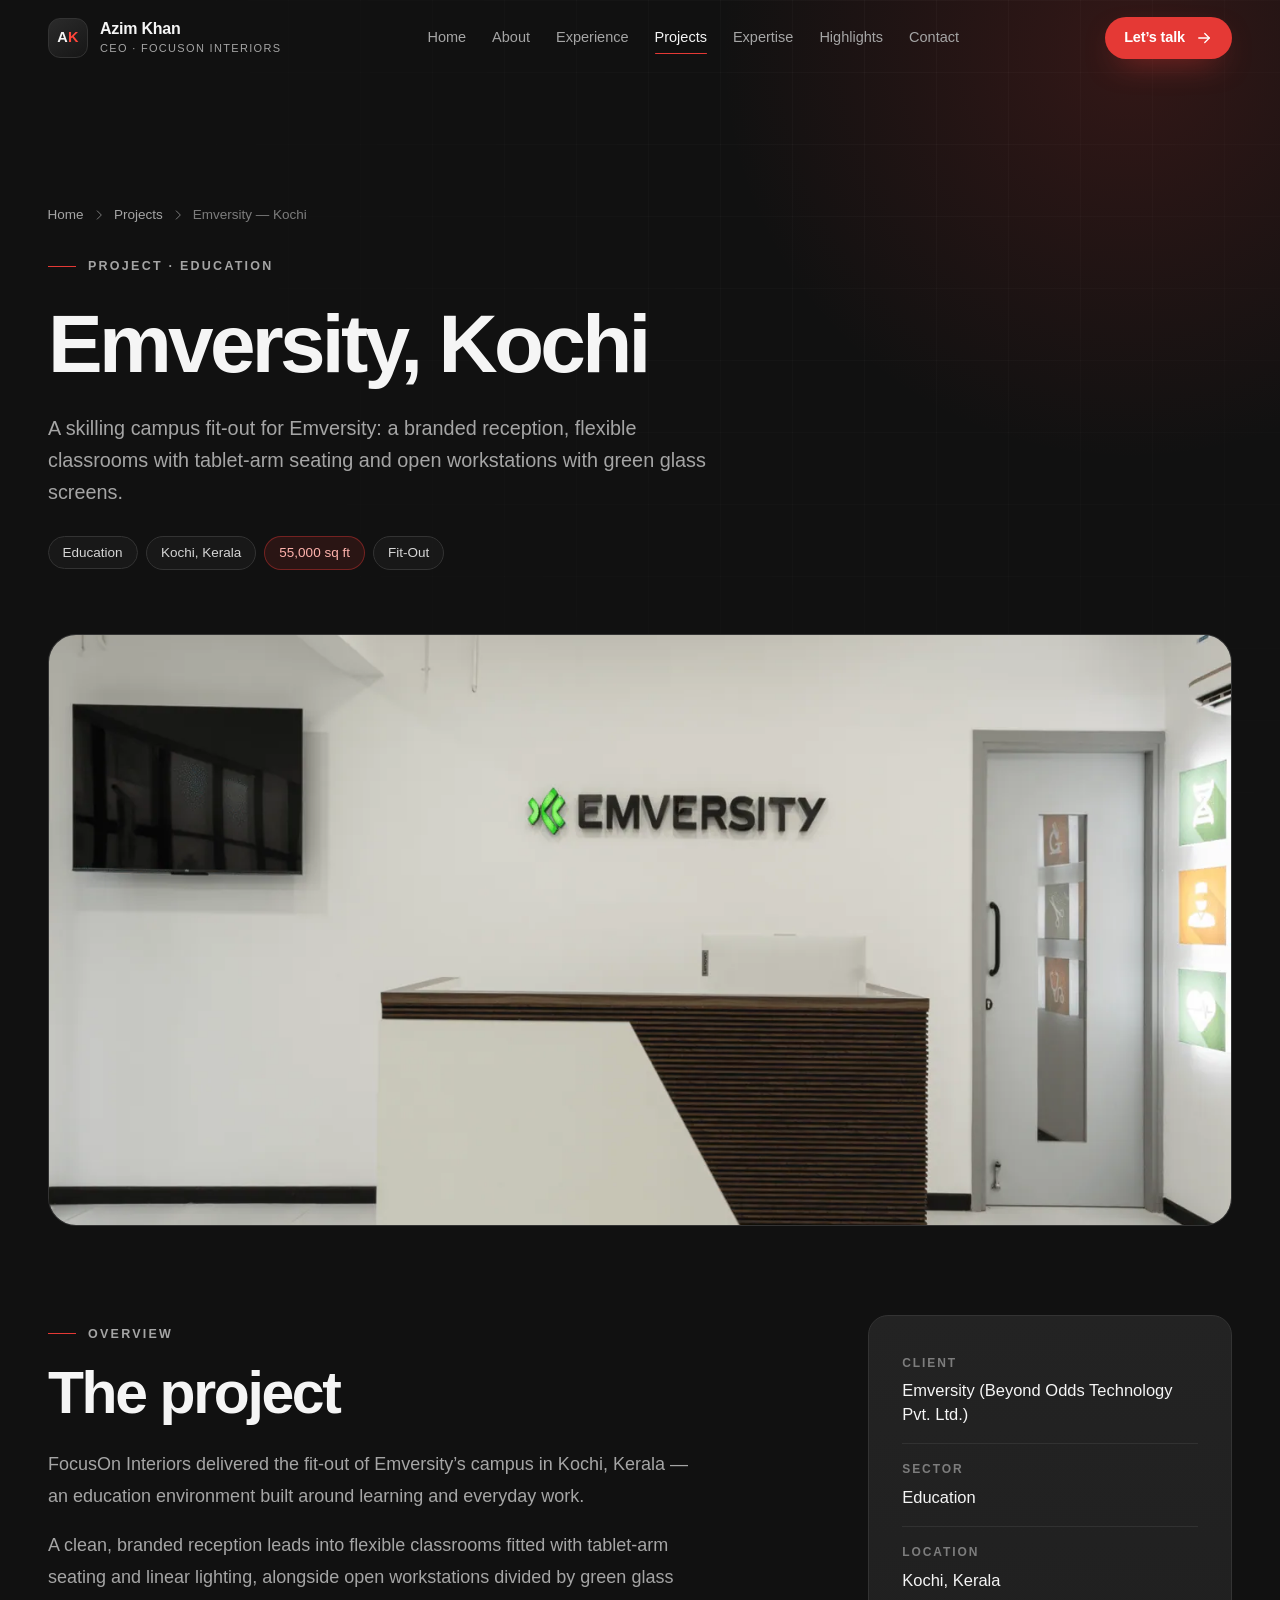
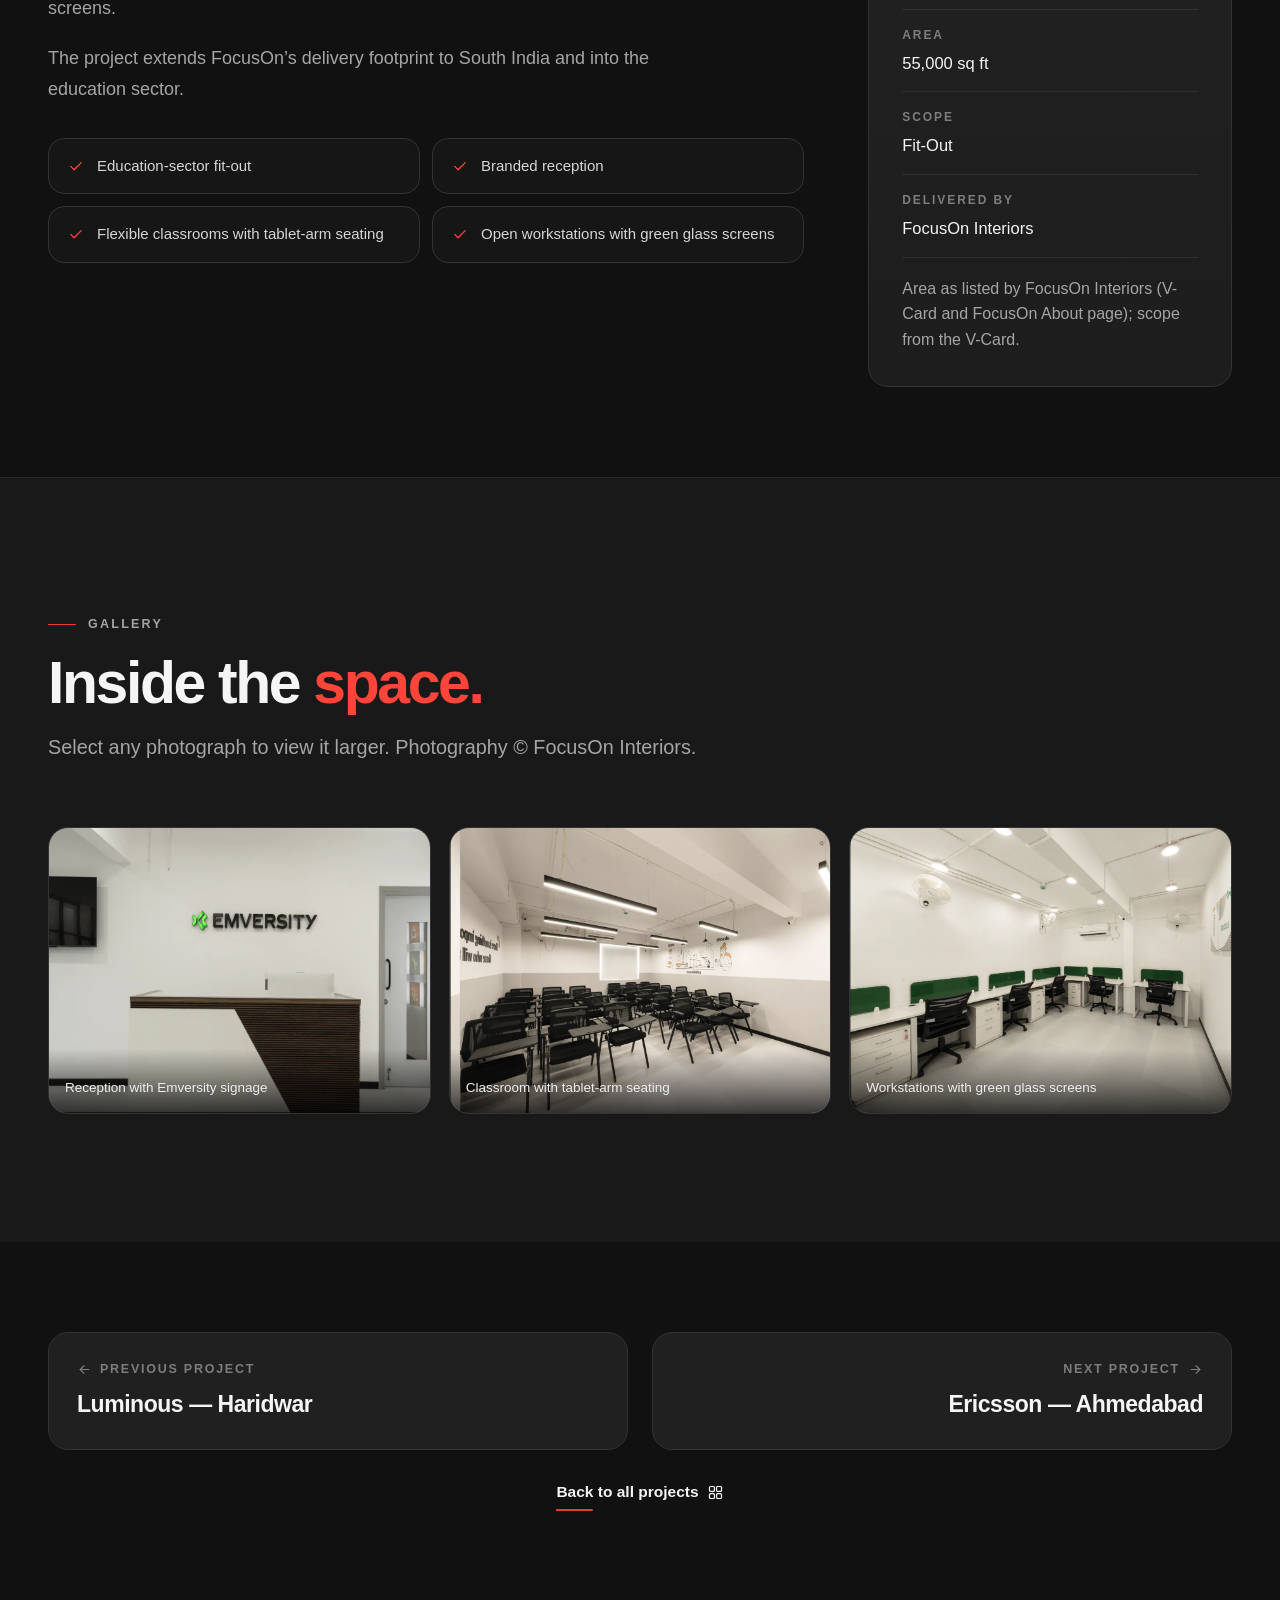
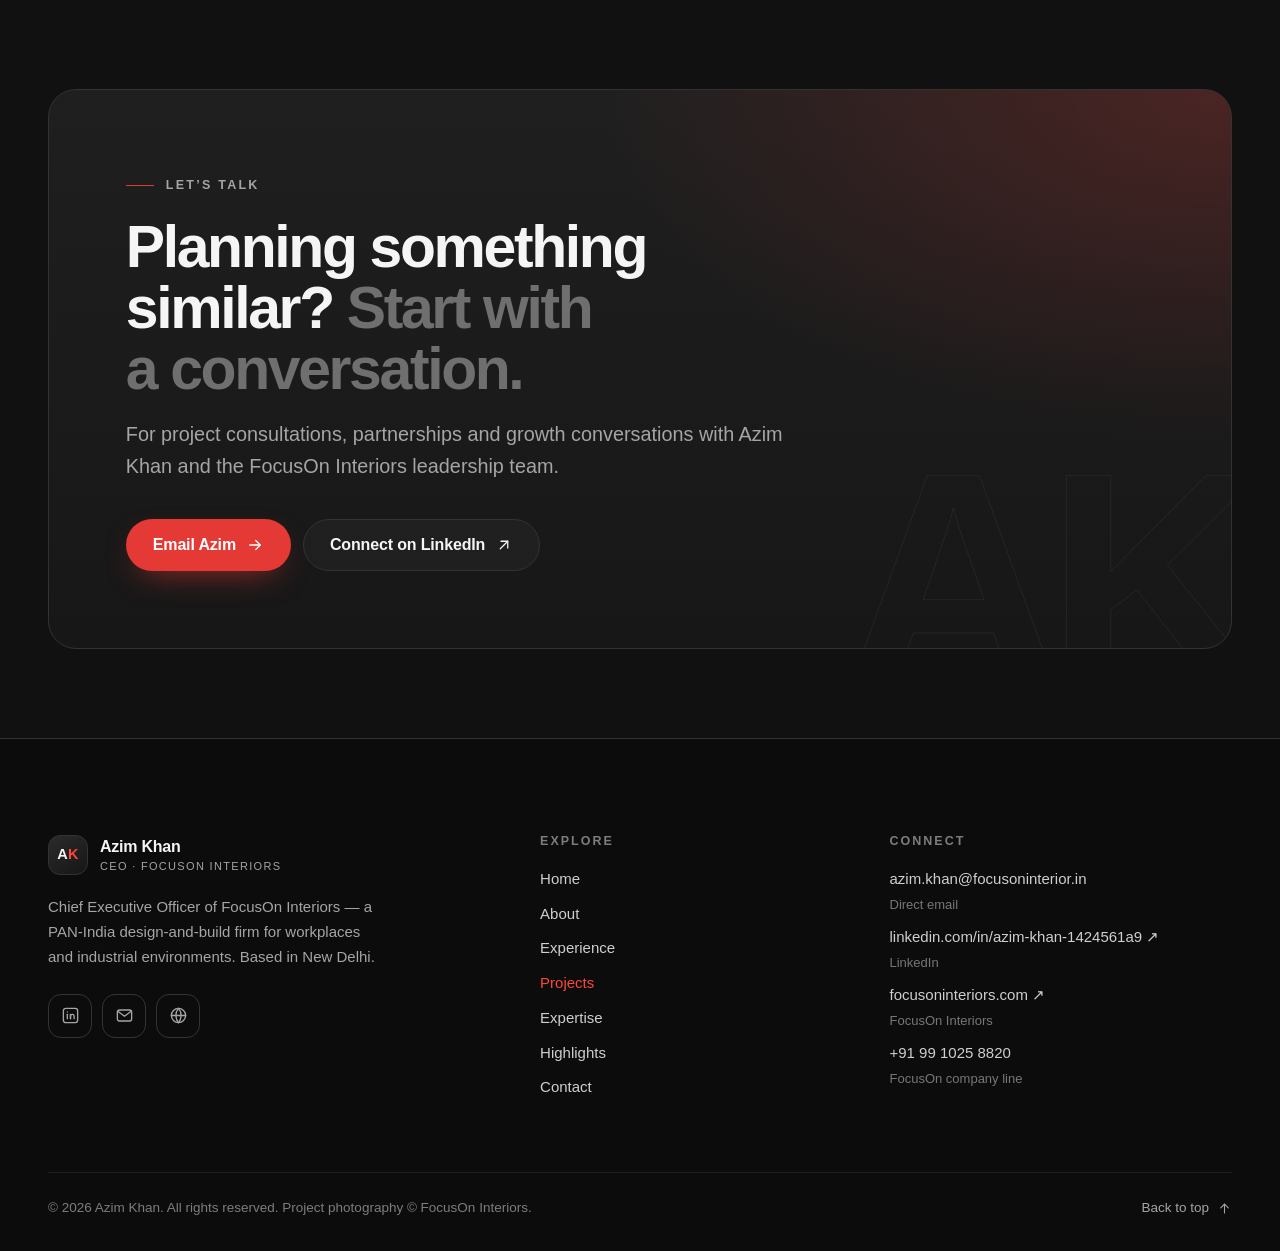
<file: project-emversity-kochi.html>
<!doctype html>
<html lang="en-IN">
<head>
  <meta charset="utf-8">
  <meta name="viewport" content="width=device-width, initial-scale=1, viewport-fit=cover">
  <title>Emversity, Kochi — FocusOn Interiors Project · Azim Khan</title>
  <meta name="description" content="Emversity, Kochi: 55,000 sq ft education project in Kochi, Kerala delivered by FocusOn Interiors. A skilling campus fit-out for Emversity: a branded reception, flexible classrooms with tablet-arm seating and open workstations with green glass screens.">
  <meta name="author" content="Azim Khan">
  <meta name="robots" content="index, follow">
  <meta name="theme-color" content="#111111">
  <meta name="color-scheme" content="dark">
  <meta property="og:type" content="website">
  <meta property="og:site_name" content="Azim Khan">
  <meta property="og:locale" content="en_IN">
  <meta property="og:title" content="Emversity, Kochi — FocusOn Interiors Project · Azim Khan">
  <meta property="og:description" content="Emversity, Kochi: 55,000 sq ft education project in Kochi, Kerala delivered by FocusOn Interiors. A skilling campus fit-out for Emversity: a branded reception, flexible classrooms with tablet-arm seating and open workstations with green glass screens.">
  <meta property="og:image" content="assets/images/azim-khan-og.jpg">
  <meta property="og:image:width" content="1200">
  <meta property="og:image:height" content="630">
  <meta property="og:image:alt" content="Azim Khan, Chief Executive Officer, FocusOn Interiors">
  <meta name="twitter:card" content="summary_large_image">
  <meta name="twitter:title" content="Emversity, Kochi — FocusOn Interiors Project · Azim Khan">
  <meta name="twitter:description" content="Emversity, Kochi: 55,000 sq ft education project in Kochi, Kerala delivered by FocusOn Interiors. A skilling campus fit-out for Emversity: a branded reception, flexible classrooms with tablet-arm seating and open workstations with green glass screens.">
  <meta name="twitter:image" content="assets/images/azim-khan-og.jpg">
  <link rel="icon" type="image/svg+xml" href="data:image/svg+xml,%3Csvg xmlns='http://www.w3.org/2000/svg' viewBox='0 0 64 64'%3E%3Crect width='64' height='64' rx='16' fill='%23111111'/%3E%3Crect x='1' y='1' width='62' height='62' rx='15' fill='none' stroke='%23333333' stroke-width='2'/%3E%3Ctext x='32' y='42' text-anchor='middle' font-family='Helvetica,Arial,sans-serif' font-size='25' font-weight='700' fill='%23F5F5F5'%3EA%3Ctspan fill='%23FF453A'%3EK%3C/tspan%3E%3C/text%3E%3C/svg%3E">
  <link rel="apple-touch-icon" href="assets/images/apple-touch-icon.png">
  <script>document.documentElement.classList.add('js');</script>
  <style>
/* ====== Shared design system (replicated in every page by design) ====== */
/* ==========================================================
   Design tokens — keep identical across every page
   ========================================================== */
:root{
  --bg:#111111; --bg-2:#191919; --card:#202020; --card-2:#262626;
  --red:#E53935; --red-hi:#FF453A; --red-soft:rgba(229,57,53,.12);
  --text:#F5F5F5; --muted:#A5A5A5; --border:#333333; --border-soft:rgba(255,255,255,.07);
  --radius-sm:12px; --radius:20px; --radius-lg:28px;
  --maxw:1240px; --gutter:clamp(20px,5vw,48px); --header-h:76px;
  --ease:cubic-bezier(.22,1,.36,1);
  --font:-apple-system,BlinkMacSystemFont,"SF Pro Display","SF Pro Text","Segoe UI Variable","Segoe UI",Inter,Roboto,"Helvetica Neue",Arial,sans-serif;
}
*,*::before,*::after{box-sizing:border-box}
html{-webkit-text-size-adjust:100%;text-size-adjust:100%;scroll-behavior:smooth;scroll-padding-top:calc(var(--header-h) + 20px);background:var(--bg)}
body{margin:0;min-height:100vh;background:var(--bg);color:var(--text);font-family:var(--font);font-size:17px;line-height:1.65;-webkit-font-smoothing:antialiased;-moz-osx-font-smoothing:grayscale;overflow-x:hidden;text-rendering:optimizeLegibility}
body.menu-open{overflow:hidden}
img{max-width:100%;height:auto;display:block}
a{color:inherit;text-decoration:none}
button{font:inherit;color:inherit}
p{margin:0}
figure,blockquote{margin:0}
ul,ol{margin:0;padding:0;list-style:none}
::selection{background:var(--red);color:#fff}
:focus-visible{outline:2px solid var(--red-hi);outline-offset:3px;border-radius:8px}
.skip-link{position:fixed;left:16px;top:-80px;z-index:400;background:var(--red);color:#fff;padding:12px 18px;border-radius:12px;font-weight:600;transition:top .25s var(--ease)}
.skip-link:focus{top:16px}
.sr-only{position:absolute!important;width:1px;height:1px;padding:0;margin:-1px;overflow:hidden;clip:rect(0,0,0,0);white-space:nowrap;border:0}

/* ---------- layout ---------- */
.container{width:min(100% - 2*var(--gutter),var(--maxw));margin-inline:auto}
.section{position:relative;padding-block:clamp(80px,10vw,140px)}
.section--tight{padding-block:clamp(56px,7vw,96px)}
.section--alt{background:var(--bg-2)}
.section--line{border-top:1px solid var(--border-soft)}
.grid{display:grid;gap:clamp(16px,2vw,24px)}
.grid-2{grid-template-columns:repeat(2,minmax(0,1fr))}
.grid-3{grid-template-columns:repeat(3,minmax(0,1fr))}
.grid-4{grid-template-columns:repeat(4,minmax(0,1fr))}
.split{display:grid;grid-template-columns:minmax(0,1fr) minmax(0,1fr);gap:clamp(40px,6vw,96px);align-items:center}
.stack>*+*{margin-top:18px}

/* ---------- typography ---------- */
h1,h2,h3,h4{margin:0;font-weight:650;letter-spacing:-.025em;line-height:1.08;text-wrap:balance}
.eyebrow{display:inline-flex;align-items:center;gap:12px;font-size:12.5px;font-weight:600;letter-spacing:.18em;text-transform:uppercase;color:var(--muted)}
.eyebrow::before{content:"";width:28px;height:1px;background:var(--red)}
.display{font-size:clamp(48px,8vw,112px);font-weight:700;letter-spacing:-.05em;line-height:.95}
.h1{font-size:clamp(42px,6.4vw,88px);font-weight:700;letter-spacing:-.045em;line-height:1}
.h2{font-size:clamp(34px,4.6vw,60px);letter-spacing:-.04em;line-height:1.04}
.h3{font-size:clamp(21px,1.9vw,25px);letter-spacing:-.02em;line-height:1.2}
.lead{font-size:clamp(18px,1.55vw,21px);line-height:1.6;color:var(--muted);max-width:62ch}
.body-copy{color:var(--muted);max-width:66ch}
.body-copy strong,.lead strong{color:var(--text);font-weight:600}
.accent{color:var(--red-hi)}
.dim{color:#6f6f6f}
.grad{background:linear-gradient(180deg,#ffffff 0%,#b9b9b9 100%);-webkit-background-clip:text;background-clip:text;color:transparent}
.grad-red{background:linear-gradient(100deg,#ff6b5f 0%,#e53935 60%,#b72b28 100%);-webkit-background-clip:text;background-clip:text;color:transparent}
.section-head{display:flex;align-items:flex-end;justify-content:space-between;gap:32px;margin-bottom:clamp(40px,5vw,64px)}
.section-head>div{max-width:760px}
.section-head .h2{margin-top:18px}
.section-head .lead{margin-top:18px}
.source{font-size:13px;color:#7d7d7d;line-height:1.5}
.source a{color:var(--muted);border-bottom:1px solid #444;transition:color .2s,border-color .2s}
.source a:hover{color:var(--text);border-color:var(--red)}

/* ---------- buttons & links ---------- */
.btn-row{display:flex;flex-wrap:wrap;gap:12px;align-items:center}
.btn{position:relative;display:inline-flex;align-items:center;justify-content:center;gap:10px;min-height:52px;padding:0 26px;border-radius:999px;border:1px solid transparent;font-size:16px;font-weight:600;letter-spacing:-.01em;cursor:pointer;white-space:nowrap;transition:transform .4s var(--ease),background-color .3s,border-color .3s,box-shadow .4s var(--ease),color .3s}
.btn svg{width:18px;height:18px;flex:none;transition:transform .4s var(--ease)}
.btn:hover svg{transform:translateX(3px)}
.btn--primary{background:var(--red);color:#fff;box-shadow:0 12px 32px -14px rgba(229,57,53,.75)}
.btn--primary:hover{background:var(--red-hi);transform:translateY(-2px);box-shadow:0 20px 44px -16px rgba(255,69,58,.75)}
.btn--ghost{background:rgba(255,255,255,.03);border-color:var(--border);color:var(--text)}
.btn--ghost:hover{background:rgba(255,255,255,.07);border-color:#555;transform:translateY(-2px)}
.btn--sm{min-height:42px;padding:0 18px;font-size:14.5px}
.link-arrow{position:relative;display:inline-flex;align-items:center;gap:8px;font-weight:600;font-size:15.5px;color:var(--text);padding-bottom:5px}
.link-arrow svg{width:17px;height:17px;transition:transform .4s var(--ease)}
.link-arrow::after{content:"";position:absolute;left:0;right:0;bottom:0;height:1.5px;background:var(--red);transform:scaleX(.22);transform-origin:left;transition:transform .5s var(--ease)}
.link-arrow:hover::after,.link-arrow:focus-visible::after{transform:scaleX(1)}
.link-arrow:hover svg{transform:translateX(3px)}
.text-link{color:var(--text);background:linear-gradient(var(--red),var(--red)) 0 100%/0 1.5px no-repeat;transition:background-size .45s var(--ease)}
.text-link:hover{background-size:100% 1.5px}

/* ---------- chips & icons ---------- */
.chip{display:inline-flex;align-items:center;gap:8px;padding:7px 14px;border-radius:999px;border:1px solid var(--border);background:rgba(255,255,255,.03);font-size:13.5px;color:#d6d6d6;line-height:1.3}
.chip--red{border-color:rgba(229,57,53,.4);background:var(--red-soft);color:#ffb3ad}
.chip-row{display:flex;flex-wrap:wrap;gap:8px}
.icon{width:50px;height:50px;flex:none;border-radius:15px;display:grid;place-items:center;background:var(--red-soft);border:1px solid rgba(229,57,53,.28);color:var(--red-hi);transition:transform .5s var(--ease),background-color .3s}
.icon svg{width:23px;height:23px}

/* ---------- cards ---------- */
.card{position:relative;overflow:hidden;background:linear-gradient(180deg,#232323 0%,#1d1d1d 100%);border:1px solid var(--border);border-radius:var(--radius);padding:clamp(24px,2.6vw,34px);transition:transform .55s var(--ease),border-color .4s,box-shadow .55s var(--ease)}
.card::before{content:"";position:absolute;inset:0 0 auto 0;height:1px;background:linear-gradient(90deg,transparent,rgba(255,69,58,.75),transparent);opacity:0;transition:opacity .45s}
.card:hover{transform:translateY(-4px);border-color:#474747;box-shadow:0 30px 60px -34px rgba(0,0,0,.9)}
.card:hover::before{opacity:1}
.card:hover .icon{transform:translateY(-2px) scale(1.04);background:rgba(229,57,53,.18)}
.card h3{margin-top:22px}
.card p{margin-top:12px;color:var(--muted);font-size:16px;line-height:1.6}
.card .num{font-size:13px;font-weight:600;letter-spacing:.14em;color:#7a7a7a}
.card--flat:hover{transform:none}
.quote-card{display:flex;flex-direction:column;gap:22px}
.quote-card blockquote{margin:0;font-size:clamp(18px,1.5vw,20px);line-height:1.55;color:#e9e9e9;letter-spacing:-.01em}
.quote-card .q-icon{width:34px;height:34px;color:var(--red-hi)}
.quote-card figcaption{margin-top:auto;padding-top:18px;border-top:1px solid var(--border-soft);display:flex;flex-direction:column;gap:3px;font-size:14.5px}
.quote-card figcaption strong{font-weight:600;color:var(--text)}
.quote-card figcaption span{color:var(--muted)}
.quote-card figure{margin:0}

/* ---------- media frames ---------- */
.frame{position:relative;overflow:hidden;border-radius:var(--radius-lg);border:1px solid var(--border);background:#1a1a1a}
.frame img{width:100%;height:100%;object-fit:cover;transition:transform 1.4s var(--ease)}
.frame:hover img{transform:scale(1.04)}
.frame figcaption,.frame .caption{position:absolute;left:16px;bottom:16px;right:16px;display:flex;justify-content:space-between;gap:12px;font-size:13px;color:#e6e6e6}
.frame .caption span{background:rgba(17,17,17,.72);backdrop-filter:blur(10px);-webkit-backdrop-filter:blur(10px);border:1px solid rgba(255,255,255,.08);padding:7px 12px;border-radius:999px}
.img-missing{display:grid;place-items:center;background:repeating-linear-gradient(135deg,#1c1c1c 0 12px,#202020 12px 24px)}
.img-missing img{opacity:0}
.img-missing::after{content:attr(data-fallback);position:absolute;inset:auto 0 50% 0;transform:translateY(50%);text-align:center;font-size:13px;color:#777;padding:0 16px}

/* ---------- project card (shared) ---------- */
.project-card{position:relative;display:flex;flex-direction:column;background:var(--card);border:1px solid var(--border);border-radius:var(--radius);overflow:hidden;transition:transform .6s var(--ease),border-color .4s,box-shadow .6s var(--ease)}
.project-card:hover{transform:translateY(-5px);border-color:#4a4a4a;box-shadow:0 36px 70px -40px rgba(0,0,0,.95)}
.project-media{position:relative;aspect-ratio:4/3;overflow:hidden;background:#1a1a1a}
.project-media img{width:100%;height:100%;object-fit:cover;transition:transform 1.3s var(--ease)}
.project-card:hover .project-media img{transform:scale(1.07)}
.project-media::after{content:"";position:absolute;inset:0;background:linear-gradient(180deg,rgba(0,0,0,0) 55%,rgba(0,0,0,.55) 100%);pointer-events:none}
.project-tag{position:absolute;z-index:2;left:16px;top:16px;padding:6px 12px;border-radius:999px;font-size:12px;font-weight:600;letter-spacing:.06em;text-transform:uppercase;background:rgba(17,17,17,.72);border:1px solid rgba(255,255,255,.1);backdrop-filter:blur(10px);-webkit-backdrop-filter:blur(10px)}
.project-area{position:absolute;z-index:2;right:16px;bottom:14px;font-size:13px;font-weight:600;color:#fff}
.project-body{display:flex;flex-direction:column;gap:10px;flex:1;padding:24px 26px 26px}
.project-body h3{font-size:clamp(20px,1.7vw,23px)}
.project-meta{display:flex;flex-wrap:wrap;gap:4px 14px;font-size:14px;color:var(--muted)}
.project-meta span{display:inline-flex;align-items:center;gap:6px}
.project-meta svg{width:15px;height:15px;color:#7d7d7d}
.project-body p{color:var(--muted);font-size:15.5px;line-height:1.6}
.project-body .link-arrow{margin-top:auto;padding-top:10px;align-self:flex-start}
.project-link::before{content:"";position:absolute;inset:0;z-index:3}

/* ---------- header ---------- */
.site-header{position:fixed;inset:0 0 auto 0;z-index:100;height:var(--header-h);border-bottom:1px solid transparent;transition:background-color .45s var(--ease),border-color .45s,backdrop-filter .45s}
.site-header.is-scrolled,.menu-open .site-header{background:rgba(17,17,17,.8);-webkit-backdrop-filter:saturate(170%) blur(18px);backdrop-filter:saturate(170%) blur(18px);border-bottom-color:var(--border-soft)}
.header-inner{height:100%;display:flex;align-items:center;justify-content:space-between;gap:24px}
.brand{display:inline-flex;align-items:center;gap:12px;flex:none;border-radius:12px}
.brand-mark{width:40px;height:40px;border-radius:12px;display:flex;align-items:center;justify-content:center;background:linear-gradient(145deg,#2b2b2b,#161616);border:1px solid var(--border);font-weight:700;font-size:14.5px;letter-spacing:.02em;transition:border-color .3s,transform .5s var(--ease)}
.brand-mark span{color:var(--red-hi)}
.brand:hover .brand-mark{border-color:var(--red);transform:rotate(-4deg)}
.brand-text{display:flex;flex-direction:column;line-height:1.15}
.brand-text strong{font-size:16px;font-weight:650;letter-spacing:-.015em}
.brand-text small{font-size:11px;color:var(--muted);letter-spacing:.12em;text-transform:uppercase;margin-top:3px}
.nav{display:flex;align-items:center;gap:2px}
.nav a{position:relative;padding:10px 12px;border-radius:10px;font-size:14.5px;font-weight:500;color:var(--muted);transition:color .25s}
.nav a::after{content:"";position:absolute;left:12px;right:12px;bottom:5px;height:1.5px;border-radius:2px;background:var(--red);transform:scaleX(0);transform-origin:left;transition:transform .45s var(--ease)}
.nav a:hover,.nav a[aria-current="page"]{color:var(--text)}
.nav a:hover::after,.nav a:focus-visible::after,.nav a[aria-current="page"]::after{transform:scaleX(1)}
.header-actions{display:flex;align-items:center;gap:10px}
.menu-toggle{display:none;position:relative;width:46px;height:46px;border-radius:13px;border:1px solid var(--border);background:rgba(255,255,255,.04);cursor:pointer;transition:border-color .3s,background-color .3s}
.menu-toggle:hover{border-color:#555}
.menu-toggle span{position:absolute;left:13px;right:13px;height:1.7px;border-radius:2px;background:var(--text);transition:transform .5s var(--ease),top .5s var(--ease),width .5s var(--ease)}
.menu-toggle span:nth-child(1){top:18px}
.menu-toggle span:nth-child(2){top:26px;right:19px}
.menu-toggle[aria-expanded="true"] span:nth-child(1){top:22px;transform:rotate(45deg)}
.menu-toggle[aria-expanded="true"] span:nth-child(2){top:22px;right:13px;transform:rotate(-45deg)}
.mobile-menu{position:fixed;inset:0;z-index:99;display:flex;flex-direction:column;justify-content:space-between;gap:32px;padding:calc(var(--header-h) + 24px) var(--gutter) max(32px,env(safe-area-inset-bottom));background:rgba(13,13,13,.97);-webkit-backdrop-filter:blur(22px);backdrop-filter:blur(22px);overflow-y:auto;opacity:0;visibility:hidden;transition:opacity .45s var(--ease),visibility 0s linear .45s}
.mobile-menu.is-open{opacity:1;visibility:visible;transition:opacity .45s var(--ease),visibility 0s}
.mobile-menu nav a{display:flex;align-items:baseline;justify-content:space-between;gap:16px;padding:14px 4px;border-bottom:1px solid var(--border);font-size:clamp(28px,7.4vw,42px);font-weight:650;letter-spacing:-.035em;line-height:1.15;opacity:0;transform:translateY(18px);transition:opacity .5s var(--ease),transform .6s var(--ease),color .25s;transition-delay:calc(var(--i,0)*45ms)}
.mobile-menu nav a small{font-size:13px;font-weight:500;letter-spacing:.08em;color:#6d6d6d}
.mobile-menu nav a:hover,.mobile-menu nav a[aria-current="page"]{color:var(--red-hi)}
.mobile-menu.is-open nav a{opacity:1;transform:none}
.mobile-menu-foot{display:flex;flex-direction:column;gap:14px;font-size:15px;color:var(--muted)}
.mobile-menu-foot a{color:var(--text)}

/* ---------- page hero (inner pages) ---------- */
.page-hero{position:relative;overflow:hidden;padding-top:calc(var(--header-h) + clamp(64px,10vw,132px));padding-bottom:clamp(56px,7vw,100px)}
.page-hero::before{content:"";position:absolute;width:820px;height:820px;right:-260px;top:-360px;border-radius:50%;background:radial-gradient(closest-side,rgba(229,57,53,.16),rgba(229,57,53,0));pointer-events:none}
.page-hero::after{content:"";position:absolute;inset:0;background-image:linear-gradient(rgba(255,255,255,.028) 1px,transparent 1px),linear-gradient(90deg,rgba(255,255,255,.028) 1px,transparent 1px);background-size:72px 72px;-webkit-mask-image:radial-gradient(ellipse at 70% 0%,#000 0%,transparent 65%);mask-image:radial-gradient(ellipse at 70% 0%,#000 0%,transparent 65%);pointer-events:none}
.page-hero .container{position:relative;z-index:1}
.page-hero .h1{margin-top:26px;max-width:16ch}
.page-hero .lead{margin-top:28px}
.crumbs{display:flex;flex-wrap:wrap;align-items:center;gap:8px;font-size:13.5px;color:#7d7d7d;margin-bottom:22px}
.crumbs a{color:var(--muted);transition:color .2s}
.crumbs a:hover{color:var(--text)}
.crumbs svg{width:14px;height:14px}

/* ---------- reveal system ---------- */
.reveal-line{display:block;overflow:hidden;padding-bottom:.06em;margin-bottom:-.06em}
.reveal-line>span{display:block}
.js .reveal-line>span{transform:translateY(108%);transition:transform 1.15s var(--ease);transition-delay:var(--d,0s);animation:failsafe-show 0s linear 6s forwards}
.js .hero-fade{opacity:0;transform:translateY(18px);transition:opacity 1s var(--ease),transform 1s var(--ease);transition-delay:var(--d,0s);animation:failsafe-show 0s linear 6s forwards}
.is-ready .reveal-line>span,.is-ready .hero-fade{transform:none;opacity:1}
.js [data-reveal]{opacity:0;transform:translateY(30px);transition:opacity .95s var(--ease),transform .95s var(--ease);transition-delay:var(--d,0s)}
.js [data-reveal="fade"]{transform:none}
.js [data-reveal="scale"]{transform:scale(.96)}
.js [data-reveal].is-in{opacity:1;transform:none}
@keyframes failsafe-show{to{opacity:1;transform:none}}

/* ---------- CTA band ---------- */
.cta-card{position:relative;overflow:hidden;border-radius:var(--radius-lg);border:1px solid var(--border);background:radial-gradient(120% 140% at 100% 0%,rgba(229,57,53,.22) 0%,rgba(229,57,53,0) 45%),linear-gradient(180deg,#1f1f1f,#171717);padding:clamp(36px,6vw,80px)}
.cta-card::after{content:"AK";position:absolute;right:-.06em;bottom:-.28em;font-size:clamp(160px,24vw,340px);font-weight:800;letter-spacing:-.06em;line-height:1;color:transparent;-webkit-text-stroke:1px rgba(255,255,255,.06);pointer-events:none}
.cta-card>*{position:relative;z-index:1}
.cta-card .h2{margin-top:20px;max-width:21ch;hyphens:manual}
.cta-card .lead{margin-top:20px}
.cta-card .btn-row{margin-top:36px}

/* ---------- footer ---------- */
.site-footer{position:relative;border-top:1px solid var(--border);background:#0c0c0c;padding:clamp(64px,8vw,96px) 0 32px;font-size:15px}
.footer-top{display:grid;grid-template-columns:1.5fr 1fr 1.2fr;gap:clamp(32px,5vw,72px)}
.footer-brand p{margin-top:20px;color:var(--muted);max-width:40ch;line-height:1.65}
.footer-social{display:flex;gap:10px;margin-top:24px}
.footer-social a{width:44px;height:44px;border-radius:13px;display:grid;place-items:center;border:1px solid var(--border);color:var(--muted);transition:color .25s,border-color .25s,transform .4s var(--ease)}
.footer-social a:hover{color:var(--text);border-color:var(--red);transform:translateY(-2px)}
.footer-social svg{width:19px;height:19px}
.footer-col h2{font-size:12.5px;font-weight:600;letter-spacing:.16em;text-transform:uppercase;color:#7d7d7d;margin-bottom:18px}
.footer-col li+li{margin-top:10px}
.footer-col a{color:#cfcfcf;transition:color .2s}
.footer-col a:hover,.footer-col a[aria-current="page"]{color:var(--text)}
.footer-col a[aria-current="page"]{color:var(--red-hi)}
.footer-col .small{display:block;font-size:13px;color:#777;margin-top:2px}
.footer-bottom{margin-top:clamp(48px,6vw,72px);padding-top:24px;border-top:1px solid var(--border-soft);display:flex;flex-wrap:wrap;justify-content:space-between;align-items:center;gap:12px 24px;font-size:13.5px;color:#7d7d7d}
.to-top{display:inline-flex;align-items:center;gap:8px;color:var(--muted);transition:color .2s}
.to-top:hover{color:var(--text)}
.to-top svg{width:15px;height:15px;transform:rotate(-90deg)}

/* ---------- toast ---------- */
.toast{position:fixed;left:50%;bottom:max(24px,env(safe-area-inset-bottom));z-index:250;transform:translate(-50%,20px);opacity:0;pointer-events:none;background:#262626;border:1px solid #3d3d3d;color:var(--text);padding:12px 18px;border-radius:999px;font-size:14.5px;display:flex;align-items:center;gap:10px;box-shadow:0 20px 40px -20px #000;transition:opacity .35s var(--ease),transform .45s var(--ease)}
.toast svg{width:17px;height:17px;color:#57d18a}
.toast.is-show{opacity:1;transform:translate(-50%,0)}

/* ---------- responsive (shared) ---------- */
@media (max-width:1120px){
  .nav,.header-cta{display:none}
  .menu-toggle{display:block}
}
@media (max-width:1024px){
  .grid-4{grid-template-columns:repeat(2,minmax(0,1fr))}
  .grid-3{grid-template-columns:repeat(2,minmax(0,1fr))}
  .footer-top{grid-template-columns:1fr 1fr}
  .footer-brand{grid-column:1/-1}
}
@media (max-width:860px){
  .split{grid-template-columns:1fr}
  .section-head{flex-direction:column;align-items:flex-start}
}
@media (max-width:640px){
  body{font-size:16px}
  .grid-2,.grid-3,.grid-4{grid-template-columns:1fr}
  .btn{width:100%}
  .btn-row{flex-direction:column;align-items:stretch}
  .footer-top{grid-template-columns:1fr}
  .brand-text small{display:none}
  :root{--header-h:68px}
}
@media (max-width:360px){
  .brand-text strong{font-size:15px}
  .display{font-size:44px}
}
@media (hover:none){
  .card:hover,.project-card:hover{transform:none}
}
@media (prefers-reduced-motion:reduce){
  html{scroll-behavior:auto}
  *,*::before,*::after{animation-duration:.001ms!important;animation-iteration-count:1!important;transition-duration:.001ms!important;transition-delay:0s!important}
  .js [data-reveal],.js .reveal-line>span,.js .hero-fade{opacity:1;transform:none}
}
@media print{
  .site-header,.mobile-menu,.cta-section,.toast{display:none!important}
  body{background:#fff;color:#000}
}

/* ====== Page-specific styles ====== */
.pd-hero-img{margin-top:clamp(40px,5vw,64px);aspect-ratio:16/8;border-radius:var(--radius-lg)}
.pd-hero-img img{object-position:center}
.pd-chips{margin-top:28px}
.pd{display:grid;grid-template-columns:minmax(0,1.35fr) minmax(0,.65fr);gap:clamp(36px,5vw,80px);align-items:start}
.pd .body-copy{font-size:18px;line-height:1.75}
.pd .body-copy+.body-copy{margin-top:18px}
.pd-points{margin-top:32px;display:grid;grid-template-columns:repeat(2,minmax(0,1fr));gap:12px}
.pd-points li{display:flex;gap:12px;align-items:flex-start;padding:16px 18px;border-radius:16px;border:1px solid var(--border);background:rgba(255,255,255,.02);font-size:15px;color:#d6d6d6;line-height:1.5}
.pd-points svg{width:18px;height:18px;flex:none;color:var(--red-hi);margin-top:2px}
.spec{position:sticky;top:calc(var(--header-h) + 28px)}
.spec dl{margin:0;display:grid}
.spec dl div{padding:16px 0;border-bottom:1px solid var(--border-soft)}
.spec dl div:first-child{padding-top:4px}
.spec dt{font-size:12px;font-weight:600;letter-spacing:.16em;text-transform:uppercase;color:#7d7d7d}
.spec dd{margin:6px 0 0;font-size:16.5px;font-weight:500;line-height:1.45}
.spec .source{margin-top:18px}
.gallery{display:grid;grid-template-columns:repeat(6,minmax(0,1fr));gap:clamp(12px,1.6vw,18px)}
.g-item{grid-column:span 2;position:relative;display:block;width:100%;padding:0;border:1px solid var(--border);border-radius:var(--radius);overflow:hidden;background:#1a1a1a;cursor:zoom-in;aspect-ratio:4/3}
.g-item.g-big{grid-column:span 3;aspect-ratio:16/10}
.g-item.g-full{grid-column:1/-1;aspect-ratio:21/9}
.g-item img{width:100%;height:100%;object-fit:cover;transition:transform 1.2s var(--ease),filter .6s}
.g-item:hover img{transform:scale(1.06)}
.g-item .zoom{position:absolute;right:12px;top:12px;width:40px;height:40px;border-radius:12px;display:grid;place-items:center;background:rgba(17,17,17,.7);border:1px solid rgba(255,255,255,.12);opacity:0;transform:scale(.9);transition:opacity .3s,transform .4s var(--ease)}
.g-item .zoom svg{width:18px;height:18px}
.g-item:hover .zoom,.g-item:focus-visible .zoom{opacity:1;transform:none}
.g-item figcaption{position:absolute;left:0;right:0;bottom:0;padding:28px 16px 14px;font-size:13.5px;text-align:left;color:#eee;background:linear-gradient(180deg,transparent,rgba(0,0,0,.75))}
.gallery--small .g-item{grid-column:span 2;aspect-ratio:auto}
.gallery--small .g-item img{height:auto;max-height:240px}
.pager{display:grid;grid-template-columns:1fr 1fr;gap:clamp(12px,2vw,24px)}
.pager a{display:flex;flex-direction:column;gap:6px;padding:26px 28px;border-radius:var(--radius);border:1px solid var(--border);background:var(--card);transition:border-color .3s,transform .5s var(--ease)}
.pager a:hover{border-color:#4a4a4a;transform:translateY(-3px)}
.pager span{font-size:12.5px;font-weight:600;letter-spacing:.14em;text-transform:uppercase;color:#7d7d7d;display:inline-flex;align-items:center;gap:8px}
.pager span svg{width:15px;height:15px}
.pager strong{font-size:clamp(19px,1.8vw,23px);font-weight:650;letter-spacing:-.02em}
.pager .next{text-align:right;align-items:flex-end}
/* lightbox */
.lightbox{position:fixed;inset:0;z-index:260;display:grid;grid-template-rows:auto 1fr auto;background:rgba(8,8,8,.96);opacity:0;visibility:hidden;transition:opacity .35s var(--ease),visibility 0s linear .35s}
.lightbox.is-open{opacity:1;visibility:visible;transition:opacity .35s var(--ease),visibility 0s}
.lb-bar{display:flex;justify-content:space-between;align-items:center;gap:16px;padding:16px var(--gutter);font-size:14px;color:var(--muted)}
.lb-stage{position:relative;display:grid;place-items:center;padding:0 clamp(60px,8vw,110px);min-height:0}
.lb-stage img{max-width:100%;max-height:calc(100vh - 170px);width:auto;height:auto;border-radius:14px;box-shadow:0 40px 80px -30px #000;transition:opacity .25s}
.lb-caption{padding:16px var(--gutter) max(22px,env(safe-area-inset-bottom));text-align:center;color:#ddd;font-size:15px}
.lb-btn{width:48px;height:48px;border-radius:50%;display:grid;place-items:center;border:1px solid #3a3a3a;background:rgba(30,30,30,.85);color:var(--text);cursor:pointer;transition:border-color .25s,background-color .25s}
.lb-btn:hover{border-color:var(--red);background:#222}
.lb-btn svg{width:20px;height:20px}
.lb-prev,.lb-next{position:absolute;top:50%;transform:translateY(-50%)}
.lb-prev{left:clamp(8px,2vw,28px)}
.lb-next{right:clamp(8px,2vw,28px)}
@media (max-width:960px){.pd{grid-template-columns:1fr}.spec{position:relative;top:0}}
@media (max-width:760px){.gallery .g-item{grid-column:1/-1;aspect-ratio:4/3}.gallery--small .g-item{aspect-ratio:auto!important}.gallery--small .g-item img{max-height:none}.pd-points{grid-template-columns:1fr}.pd-hero-img{aspect-ratio:4/3}.pager{grid-template-columns:1fr}.pager .next{text-align:left;align-items:flex-start}.lb-stage{padding:0 12px}.lb-prev,.lb-next{top:auto;bottom:-64px;transform:none}.lb-prev{left:calc(50% - 60px)}.lb-next{right:calc(50% - 60px)}.lb-caption{padding-top:76px}}

  </style>
</head>
<body>

  <a class="skip-link" href="#main">Skip to content</a>
  <header class="site-header" id="top">
    <div class="container header-inner">
      <a class="brand" href="index.html" aria-label="Azim Khan — home">
        <span class="brand-mark" aria-hidden="true">A<span>K</span></span>
        <span class="brand-text"><strong>Azim Khan</strong><small>CEO · FocusOn Interiors</small></span>
      </a>
      <nav class="nav" aria-label="Main navigation">
          <a href="index.html">Home</a>
          <a href="about.html">About</a>
          <a href="experience.html">Experience</a>
          <a href="projects.html" aria-current="page">Projects</a>
          <a href="expertise.html">Expertise</a>
          <a href="highlights.html">Highlights</a>
          <a href="contact.html">Contact</a>
      </nav>
      <div class="header-actions">
        <a class="btn btn--primary btn--sm header-cta" href="contact.html">Let’s talk <svg viewBox="0 0 24 24" fill="none" stroke="currentColor" stroke-width="1.7" stroke-linecap="round" stroke-linejoin="round" aria-hidden="true" focusable="false"><path d="M5 12h14"/><path d="m13 6 6 6-6 6"/></svg></a>
        <button class="menu-toggle" type="button" aria-label="Open navigation menu" aria-expanded="false" aria-controls="mobile-menu"><span></span><span></span></button>
      </div>
    </div>
  </header>
  <div class="mobile-menu" id="mobile-menu" aria-hidden="true" inert>
    <nav aria-label="Mobile navigation">
        <a href="index.html" style="--i:0">Home<small>01</small></a>
        <a href="about.html" style="--i:1">About<small>02</small></a>
        <a href="experience.html" style="--i:2">Experience<small>03</small></a>
        <a href="projects.html" style="--i:3" aria-current="page">Projects<small>04</small></a>
        <a href="expertise.html" style="--i:4">Expertise<small>05</small></a>
        <a href="highlights.html" style="--i:5">Highlights<small>06</small></a>
        <a href="contact.html" style="--i:6">Contact<small>07</small></a>
    </nav>
    <div class="mobile-menu-foot">
      <a href="mailto:azim.khan@focusoninterior.in">azim.khan@focusoninterior.in</a>
      <a href="https://in.linkedin.com/in/azim-khan-1424561a9" target="_blank" rel="noopener noreferrer">LinkedIn — Azim Khan ↗</a>
    </div>
  </div>

  <main id="main" tabindex="-1">

    <section class="page-hero" aria-labelledby="page-title">
      <div class="container">
        <nav class="crumbs hero-fade" aria-label="Breadcrumb"><a href="index.html">Home</a><svg viewBox="0 0 24 24" fill="none" stroke="currentColor" stroke-width="1.7" stroke-linecap="round" stroke-linejoin="round" aria-hidden="true" focusable="false"><path d="m9 5 7 7-7 7"/></svg><a href="projects.html">Projects</a><svg viewBox="0 0 24 24" fill="none" stroke="currentColor" stroke-width="1.7" stroke-linecap="round" stroke-linejoin="round" aria-hidden="true" focusable="false"><path d="m9 5 7 7-7 7"/></svg><span aria-current="page">Emversity — Kochi</span></nav>
        <p class="eyebrow hero-fade" style="--d:.05s">Project · Education</p>
        <h1 class="h1" id="page-title"><span class="reveal-line"><span style="--d:.1s">Emversity, Kochi</span></span></h1>
        <p class="lead hero-fade" style="--d:.3s">A skilling campus fit-out for Emversity: a branded reception, flexible classrooms with tablet-arm seating and open workstations with green glass screens.</p>
        <div class="chip-row pd-chips hero-fade" style="--d:.4s"><span class="chip">Education</span><span class="chip">Kochi, Kerala</span><span class="chip chip--red">55,000 sq ft</span><span class="chip">Fit-Out</span></div>
        <figure class="frame pd-hero-img hero-fade" style="--d:.5s;margin-bottom:0">
          <img src="assets/images/emversity-arch.webp" width="1400" height="801" alt="Reception with Emversity signage in Kochi" fetchpriority="high">
        </figure>
      </div>
    </section>

    <section class="section section--tight" aria-labelledby="ov-title" style="padding-top:0">
      <div class="container pd">
        <div>
          <p class="eyebrow" data-reveal>Overview</p>
          <h2 class="h2" id="ov-title" style="margin:18px 0 26px" data-reveal>The project</h2>
          <p class="body-copy" data-reveal>FocusOn Interiors delivered the fit-out of Emversity’s campus in Kochi, Kerala — an education environment built around learning and everyday work.</p><p class="body-copy" data-reveal>A clean, branded reception leads into flexible classrooms fitted with tablet-arm seating and linear lighting, alongside open workstations divided by green glass screens.</p><p class="body-copy" data-reveal>The project extends FocusOn’s delivery footprint to South India and into the education sector.</p>
          <ul class="pd-points" data-stagger="0.06"><li><svg viewBox="0 0 24 24" fill="none" stroke="currentColor" stroke-width="1.7" stroke-linecap="round" stroke-linejoin="round" aria-hidden="true" focusable="false"><path d="m5 12.5 4.5 4.5L19 7.5"/></svg><span>Education-sector fit-out</span></li><li><svg viewBox="0 0 24 24" fill="none" stroke="currentColor" stroke-width="1.7" stroke-linecap="round" stroke-linejoin="round" aria-hidden="true" focusable="false"><path d="m5 12.5 4.5 4.5L19 7.5"/></svg><span>Branded reception</span></li><li><svg viewBox="0 0 24 24" fill="none" stroke="currentColor" stroke-width="1.7" stroke-linecap="round" stroke-linejoin="round" aria-hidden="true" focusable="false"><path d="m5 12.5 4.5 4.5L19 7.5"/></svg><span>Flexible classrooms with tablet-arm seating</span></li><li><svg viewBox="0 0 24 24" fill="none" stroke="currentColor" stroke-width="1.7" stroke-linecap="round" stroke-linejoin="round" aria-hidden="true" focusable="false"><path d="m5 12.5 4.5 4.5L19 7.5"/></svg><span>Open workstations with green glass screens</span></li></ul>
        </div>
        <aside class="card card--flat spec" aria-label="Project facts" data-reveal>
          <dl><div><dt>Client</dt><dd>Emversity (Beyond Odds Technology Pvt. Ltd.)</dd></div><div><dt>Sector</dt><dd>Education</dd></div><div><dt>Location</dt><dd>Kochi, Kerala</dd></div><div><dt>Area</dt><dd>55,000 sq ft</dd></div><div><dt>Scope</dt><dd>Fit-Out</dd></div><div><dt>Delivered by</dt><dd>FocusOn Interiors</dd></div></dl>
          <p class="source">Area as listed by FocusOn Interiors (V-Card and FocusOn About page); scope from the V-Card.</p>
        </aside>
      </div>
    </section>

    <section class="section section--alt section--line" aria-labelledby="gal-title">
      <div class="container">
        <div class="section-head">
          <div data-reveal>
            <p class="eyebrow">Gallery</p>
            <h2 class="h2" id="gal-title">Inside the <span class="accent">space.</span></h2>
            <p class="lead">Select any photograph to view it larger. Photography © FocusOn Interiors.</p>
          </div>
        </div>
        <div class="gallery" data-stagger="0.06">
          <button class="g-item " type="button" data-full="assets/images/emversity-arch.webp" data-alt="Reception with Emversity signage" aria-label="Open image: Reception with Emversity signage">
            <img src="assets/images/emversity-arch.webp" width="1400" height="801" alt="Reception with Emversity signage" loading="lazy" decoding="async">
            <span class="zoom" aria-hidden="true"><svg viewBox="0 0 24 24" fill="none" stroke="currentColor" stroke-width="1.7" stroke-linecap="round" stroke-linejoin="round" aria-hidden="true" focusable="false"><path d="M4 9V4h5"/><path d="M20 9V4h-5"/><path d="M4 15v5h5"/><path d="M20 15v5h-5"/></svg></span>
            <figcaption>Reception with Emversity signage</figcaption>
          </button>
          <button class="g-item " type="button" data-full="assets/images/emversity-c-a.webp" data-alt="Classroom with tablet-arm seating" aria-label="Open image: Classroom with tablet-arm seating">
            <img src="assets/images/emversity-c-a.webp" width="1200" height="975" alt="Classroom with tablet-arm seating" loading="lazy" decoding="async">
            <span class="zoom" aria-hidden="true"><svg viewBox="0 0 24 24" fill="none" stroke="currentColor" stroke-width="1.7" stroke-linecap="round" stroke-linejoin="round" aria-hidden="true" focusable="false"><path d="M4 9V4h5"/><path d="M20 9V4h-5"/><path d="M4 15v5h5"/><path d="M20 15v5h-5"/></svg></span>
            <figcaption>Classroom with tablet-arm seating</figcaption>
          </button>
          <button class="g-item " type="button" data-full="assets/images/emversity-c-b.webp" data-alt="Workstations with green glass screens" aria-label="Open image: Workstations with green glass screens">
            <img src="assets/images/emversity-c-b.webp" width="1200" height="973" alt="Workstations with green glass screens" loading="lazy" decoding="async">
            <span class="zoom" aria-hidden="true"><svg viewBox="0 0 24 24" fill="none" stroke="currentColor" stroke-width="1.7" stroke-linecap="round" stroke-linejoin="round" aria-hidden="true" focusable="false"><path d="M4 9V4h5"/><path d="M20 9V4h-5"/><path d="M4 15v5h5"/><path d="M20 15v5h-5"/></svg></span>
            <figcaption>Workstations with green glass screens</figcaption>
          </button>
        </div>
      </div>
    </section>

    <section class="section section--tight" aria-label="More projects">
      <div class="container">
        <nav class="pager" aria-label="Project navigation">
          <a href="project-luminous-haridwar.html" data-reveal><span><svg viewBox="0 0 24 24" fill="none" stroke="currentColor" stroke-width="1.7" stroke-linecap="round" stroke-linejoin="round" aria-hidden="true" focusable="false"><path d="M19 12H5"/><path d="m11 18-6-6 6-6"/></svg> Previous project</span><strong>Luminous — Haridwar</strong></a>
          <a class="next" href="project-ericsson-ahmedabad.html" data-reveal><span>Next project <svg viewBox="0 0 24 24" fill="none" stroke="currentColor" stroke-width="1.7" stroke-linecap="round" stroke-linejoin="round" aria-hidden="true" focusable="false"><path d="M5 12h14"/><path d="m13 6 6 6-6 6"/></svg></span><strong>Ericsson — Ahmedabad</strong></a>
        </nav>
        <p style="margin-top:28px;text-align:center" data-reveal><a class="link-arrow" href="projects.html">Back to all projects <svg viewBox="0 0 24 24" fill="none" stroke="currentColor" stroke-width="1.7" stroke-linecap="round" stroke-linejoin="round" aria-hidden="true" focusable="false"><rect x="3.5" y="3.5" width="7" height="7" rx="1.5"/><rect x="13.5" y="3.5" width="7" height="7" rx="1.5"/><rect x="3.5" y="13.5" width="7" height="7" rx="1.5"/><rect x="13.5" y="13.5" width="7" height="7" rx="1.5"/></svg></a></p>
      </div>
    </section>

    <section class="section section--tight cta-section" aria-labelledby="cta-title">
      <div class="container">
        <div class="cta-card" data-reveal>
          <p class="eyebrow">Let’s talk</p>
          <h2 class="h2" id="cta-title">Planning something similar? <span class="dim">Start with a conversation.</span></h2>
          <p class="lead">For project consultations, partnerships and growth conversations with Azim Khan and the FocusOn Interiors leadership team.</p>
          <div class="btn-row">
            <a class="btn btn--primary" href="mailto:azim.khan@focusoninterior.in?subject=Enquiry%20for%20Azim%20Khan">Email Azim <svg viewBox="0 0 24 24" fill="none" stroke="currentColor" stroke-width="1.7" stroke-linecap="round" stroke-linejoin="round" aria-hidden="true" focusable="false"><path d="M5 12h14"/><path d="m13 6 6 6-6 6"/></svg></a>
            <a class="btn btn--ghost" href="https://in.linkedin.com/in/azim-khan-1424561a9" target="_blank" rel="noopener noreferrer">Connect on LinkedIn <svg viewBox="0 0 24 24" fill="none" stroke="currentColor" stroke-width="1.7" stroke-linecap="round" stroke-linejoin="round" aria-hidden="true" focusable="false"><path d="M7 17 17 7"/><path d="M8 7h9v9"/></svg></a>
          </div>
        </div>
      </div>
    </section>


    <div class="lightbox" id="lightbox" role="dialog" aria-modal="true" aria-label="Image viewer" aria-hidden="true" inert>
      <div class="lb-bar"><span class="lb-count">1 / 1</span><button class="lb-btn lb-close" type="button" aria-label="Close image viewer"><svg viewBox="0 0 24 24" fill="none" stroke="currentColor" stroke-width="1.7" stroke-linecap="round" stroke-linejoin="round" aria-hidden="true" focusable="false"><path d="M6 6l12 12M18 6 6 18"/></svg></button></div>
      <div class="lb-stage">
        <button class="lb-btn lb-prev" type="button" aria-label="Previous image"><svg viewBox="0 0 24 24" fill="none" stroke="currentColor" stroke-width="1.7" stroke-linecap="round" stroke-linejoin="round" aria-hidden="true" focusable="false"><path d="m15 5-7 7 7 7"/></svg></button>
        <img src="assets/images/emversity-arch.webp" alt="">
        <button class="lb-btn lb-next" type="button" aria-label="Next image"><svg viewBox="0 0 24 24" fill="none" stroke="currentColor" stroke-width="1.7" stroke-linecap="round" stroke-linejoin="round" aria-hidden="true" focusable="false"><path d="m9 5 7 7-7 7"/></svg></button>
      </div>
      <p class="lb-caption"></p>
    </div>
  </main>

  <footer class="site-footer">
    <div class="container">
      <div class="footer-top">
        <div class="footer-brand">
          <a class="brand" href="index.html" aria-label="Azim Khan — home">
            <span class="brand-mark" aria-hidden="true">A<span>K</span></span>
            <span class="brand-text"><strong>Azim Khan</strong><small>CEO · FocusOn Interiors</small></span>
          </a>
          <p>Chief Executive Officer of FocusOn Interiors — a PAN-India design-and-build firm for workplaces and industrial environments. Based in New Delhi.</p>
          <div class="footer-social">
            <a href="https://in.linkedin.com/in/azim-khan-1424561a9" target="_blank" rel="noopener noreferrer" aria-label="Azim Khan on LinkedIn (opens in a new tab)"><svg viewBox="0 0 24 24" fill="none" stroke="currentColor" stroke-width="1.7" stroke-linecap="round" stroke-linejoin="round" aria-hidden="true" focusable="false"><rect x="3" y="3" width="18" height="18" rx="3"/><path d="M8 10.5V16"/><path d="M8 7.6v.1"/><path d="M12 16v-3.2a2.3 2.3 0 0 1 4.6 0V16"/><path d="M12 10.5V16"/></svg></a>
            <a href="mailto:azim.khan@focusoninterior.in" aria-label="Email Azim Khan"><svg viewBox="0 0 24 24" fill="none" stroke="currentColor" stroke-width="1.7" stroke-linecap="round" stroke-linejoin="round" aria-hidden="true" focusable="false"><rect x="3" y="5" width="18" height="14" rx="2.5"/><path d="m4 7 8 6 8-6"/></svg></a>
            <a href="https://focusoninteriors.com/" target="_blank" rel="noopener noreferrer" aria-label="FocusOn Interiors website (opens in a new tab)"><svg viewBox="0 0 24 24" fill="none" stroke="currentColor" stroke-width="1.7" stroke-linecap="round" stroke-linejoin="round" aria-hidden="true" focusable="false"><circle cx="12" cy="12" r="9"/><path d="M3 12h18"/><path d="M12 3a14 14 0 0 1 0 18"/><path d="M12 3a14 14 0 0 0 0 18"/></svg></a>
          </div>
        </div>
        <nav class="footer-col" aria-label="Footer navigation">
          <h2>Explore</h2>
          <ul>
            <li><a href="index.html">Home</a></li>
            <li><a href="about.html">About</a></li>
            <li><a href="experience.html">Experience</a></li>
            <li><a href="projects.html" aria-current="page">Projects</a></li>
            <li><a href="expertise.html">Expertise</a></li>
            <li><a href="highlights.html">Highlights</a></li>
            <li><a href="contact.html">Contact</a></li>
          </ul>
        </nav>
        <div class="footer-col">
          <h2>Connect</h2>
          <ul>
            <li><a href="mailto:azim.khan@focusoninterior.in">azim.khan@focusoninterior.in</a><span class="small">Direct email</span></li>
            <li><a href="https://in.linkedin.com/in/azim-khan-1424561a9" target="_blank" rel="noopener noreferrer">linkedin.com/in/azim-khan-1424561a9 ↗</a><span class="small">LinkedIn</span></li>
            <li><a href="https://focusoninteriors.com/" target="_blank" rel="noopener noreferrer">focusoninteriors.com ↗</a><span class="small">FocusOn Interiors</span></li>
            <li><a href="tel:+919910258820">+91 99 1025 8820</a><span class="small">FocusOn company line</span></li>
          </ul>
        </div>
      </div>
      <div class="footer-bottom">
        <p>© <span data-year>2026</span> Azim Khan. All rights reserved. Project photography © FocusOn Interiors.</p>
        <a class="to-top" href="#top">Back to top <svg viewBox="0 0 24 24" fill="none" stroke="currentColor" stroke-width="1.7" stroke-linecap="round" stroke-linejoin="round" aria-hidden="true" focusable="false"><path d="M5 12h14"/><path d="m13 6 6 6-6 6"/></svg></a>
      </div>
    </div>
  </footer>
  <div class="toast" id="toast" role="status" aria-live="polite"><svg viewBox="0 0 24 24" fill="none" stroke="currentColor" stroke-width="1.7" stroke-linecap="round" stroke-linejoin="round" aria-hidden="true" focusable="false"><path d="m5 12.5 4.5 4.5L19 7.5"/></svg><span></span></div>

  <script>

/* Shared behaviour: header state, mobile menu, scroll reveals, image fallbacks, year. */
(function () {
  'use strict';
  var doc = document.documentElement;
  var reduceMotion = !!(window.matchMedia && window.matchMedia('(prefers-reduced-motion: reduce)').matches);

  /* Header scroll state */
  var header = document.querySelector('.site-header');
  var ticking = false;
  function updateHeader() {
    ticking = false;
    if (header) header.classList.toggle('is-scrolled', (window.scrollY || window.pageYOffset) > 12);
  }
  updateHeader();
  window.addEventListener('scroll', function () {
    if (!ticking) { ticking = true; window.requestAnimationFrame(updateHeader); }
  }, { passive: true });

  /* Mobile navigation */
  var toggle = document.querySelector('.menu-toggle');
  var menu = document.getElementById('mobile-menu');
  function isOpen() { return toggle && toggle.getAttribute('aria-expanded') === 'true'; }
  function setMenu(open, restoreFocus) {
    if (!toggle || !menu) return;
    toggle.setAttribute('aria-expanded', open ? 'true' : 'false');
    toggle.setAttribute('aria-label', open ? 'Close navigation menu' : 'Open navigation menu');
    menu.classList.toggle('is-open', open);
    menu.setAttribute('aria-hidden', open ? 'false' : 'true');
    if (open) { menu.removeAttribute('inert'); } else { menu.setAttribute('inert', ''); }
    document.body.classList.toggle('menu-open', open);
    if (open) {
      var first = menu.querySelector('a');
      if (first) window.setTimeout(function () { first.focus({ preventScroll: true }); }, 60);
    } else if (restoreFocus) {
      toggle.focus();
    }
  }
  if (toggle && menu) {
    toggle.addEventListener('click', function () { setMenu(!isOpen()); });
    menu.addEventListener('click', function (e) {
      if (e.target.closest && e.target.closest('a')) setMenu(false);
    });
    document.addEventListener('keydown', function (e) {
      if (!isOpen()) return;
      if (e.key === 'Escape') { setMenu(false, true); return; }
      if (e.key === 'Tab') {
        var focusables = [toggle].concat(Array.prototype.slice.call(menu.querySelectorAll('a')));
        var idx = focusables.indexOf(document.activeElement);
        if (e.shiftKey && (idx <= 0)) { e.preventDefault(); focusables[focusables.length - 1].focus(); }
        else if (!e.shiftKey && idx === focusables.length - 1) { e.preventDefault(); focusables[0].focus(); }
      }
    });
    window.addEventListener('resize', function () {
      if (window.innerWidth > 1120 && isOpen()) setMenu(false);
    });
  }

  /* Staggered children */
  Array.prototype.forEach.call(document.querySelectorAll('[data-stagger]'), function (group) {
    var step = parseFloat(group.getAttribute('data-stagger')) || 0.08;
    Array.prototype.forEach.call(group.children, function (child, i) {
      if (!child.hasAttribute('data-reveal')) child.setAttribute('data-reveal', '');
      child.style.setProperty('--d', (i * step).toFixed(2) + 's');
    });
  });

  /* Scroll reveals (IntersectionObserver) */
  var revealItems = document.querySelectorAll('[data-reveal]');
  if (reduceMotion || !('IntersectionObserver' in window)) {
    Array.prototype.forEach.call(revealItems, function (el) { el.classList.add('is-in'); });
  } else {
    var io = new IntersectionObserver(function (entries) {
      entries.forEach(function (entry) {
        if (entry.isIntersecting) { entry.target.classList.add('is-in'); io.unobserve(entry.target); }
      });
    }, { threshold: 0.12, rootMargin: '0px 0px -6% 0px' });
    Array.prototype.forEach.call(revealItems, function (el) { io.observe(el); });
  }

  /* Image fallbacks: never leave a broken-image icon */
  function markMissing(img) {
    var holder = img.closest('.frame, .project-media, .media-fallback') || img.parentElement;
    if (holder) {
      holder.classList.add('img-missing');
      if (!holder.getAttribute('data-fallback')) holder.setAttribute('data-fallback', img.getAttribute('alt') || 'Image unavailable');
    }
  }
  Array.prototype.forEach.call(document.images, function (img) {
    if (img.complete && img.naturalWidth === 0 && img.getAttribute('src')) markMissing(img);
    else img.addEventListener('error', function () { markMissing(img); }, { once: true });
  });

  /* Footer year */
  Array.prototype.forEach.call(document.querySelectorAll('[data-year]'), function (el) {
    el.textContent = String(new Date().getFullYear());
  });

  /* Back to top */
  Array.prototype.forEach.call(document.querySelectorAll('.to-top'), function (a) {
    a.addEventListener('click', function (e) {
      e.preventDefault();
      window.scrollTo({ top: 0, behavior: reduceMotion ? 'auto' : 'smooth' });
      var skip = document.querySelector('.brand');
      if (skip) skip.focus({ preventScroll: true });
    });
  });

  /* Inner-page hero reveal (the homepage waits for its intro instead) */
  if (!document.getElementById('intro')) {
    window.requestAnimationFrame(function () {
      window.requestAnimationFrame(function () { doc.classList.add('is-ready'); });
    });
  }
})();

  </script>
  <script>

/* Project gallery lightbox: keyboard, swipe and focus management */
(function () {
  'use strict';
  var items = Array.prototype.slice.call(document.querySelectorAll('.g-item'));
  var box = document.getElementById('lightbox');
  if (!items.length || !box) return;
  var img = box.querySelector('.lb-stage img');
  var cap = box.querySelector('.lb-caption');
  var counter = box.querySelector('.lb-count');
  var btnClose = box.querySelector('.lb-close');
  var btnPrev = box.querySelector('.lb-prev');
  var btnNext = box.querySelector('.lb-next');
  var index = 0, lastFocus = null, startX = null;

  function show(i) {
    index = (i + items.length) % items.length;
    var it = items[index];
    img.style.opacity = '0';
    img.onload = function () { img.style.opacity = '1'; };
    img.src = it.getAttribute('data-full');
    img.alt = it.getAttribute('data-alt') || '';
    cap.textContent = it.getAttribute('data-alt') || '';
    counter.textContent = (index + 1) + ' / ' + items.length;
    if (img.complete) img.style.opacity = '1';
  }
  function open(i) {
    lastFocus = document.activeElement;
    show(i);
    box.classList.add('is-open');
    box.setAttribute('aria-hidden', 'false');
    box.removeAttribute('inert');
    document.body.classList.add('menu-open');
    btnClose.focus();
  }
  function close() {
    box.classList.remove('is-open');
    box.setAttribute('aria-hidden', 'true');
    box.setAttribute('inert', '');
    document.body.classList.remove('menu-open');
    if (lastFocus && lastFocus.focus) lastFocus.focus();
  }
  items.forEach(function (it, i) { it.addEventListener('click', function () { open(i); }); });
  btnClose.addEventListener('click', close);
  btnPrev.addEventListener('click', function () { show(index - 1); });
  btnNext.addEventListener('click', function () { show(index + 1); });
  box.addEventListener('click', function (e) { if (e.target === box || e.target.classList.contains('lb-stage')) close(); });
  document.addEventListener('keydown', function (e) {
    if (!box.classList.contains('is-open')) return;
    if (e.key === 'Escape') close();
    else if (e.key === 'ArrowLeft') show(index - 1);
    else if (e.key === 'ArrowRight') show(index + 1);
    else if (e.key === 'Tab') {
      var f = [btnClose, btnPrev, btnNext];
      var k = f.indexOf(document.activeElement);
      if (e.shiftKey && k <= 0) { e.preventDefault(); f[f.length - 1].focus(); }
      else if (!e.shiftKey && k === f.length - 1) { e.preventDefault(); f[0].focus(); }
    }
  });
  box.addEventListener('touchstart', function (e) { startX = e.touches[0].clientX; }, { passive: true });
  box.addEventListener('touchend', function (e) {
    if (startX === null) return;
    var dx = e.changedTouches[0].clientX - startX;
    if (Math.abs(dx) > 50) show(index + (dx < 0 ? 1 : -1));
    startX = null;
  });
  if (items.length < 2) { btnPrev.hidden = true; btnNext.hidden = true; }
})();

  </script>
</body>
</html>
</file>
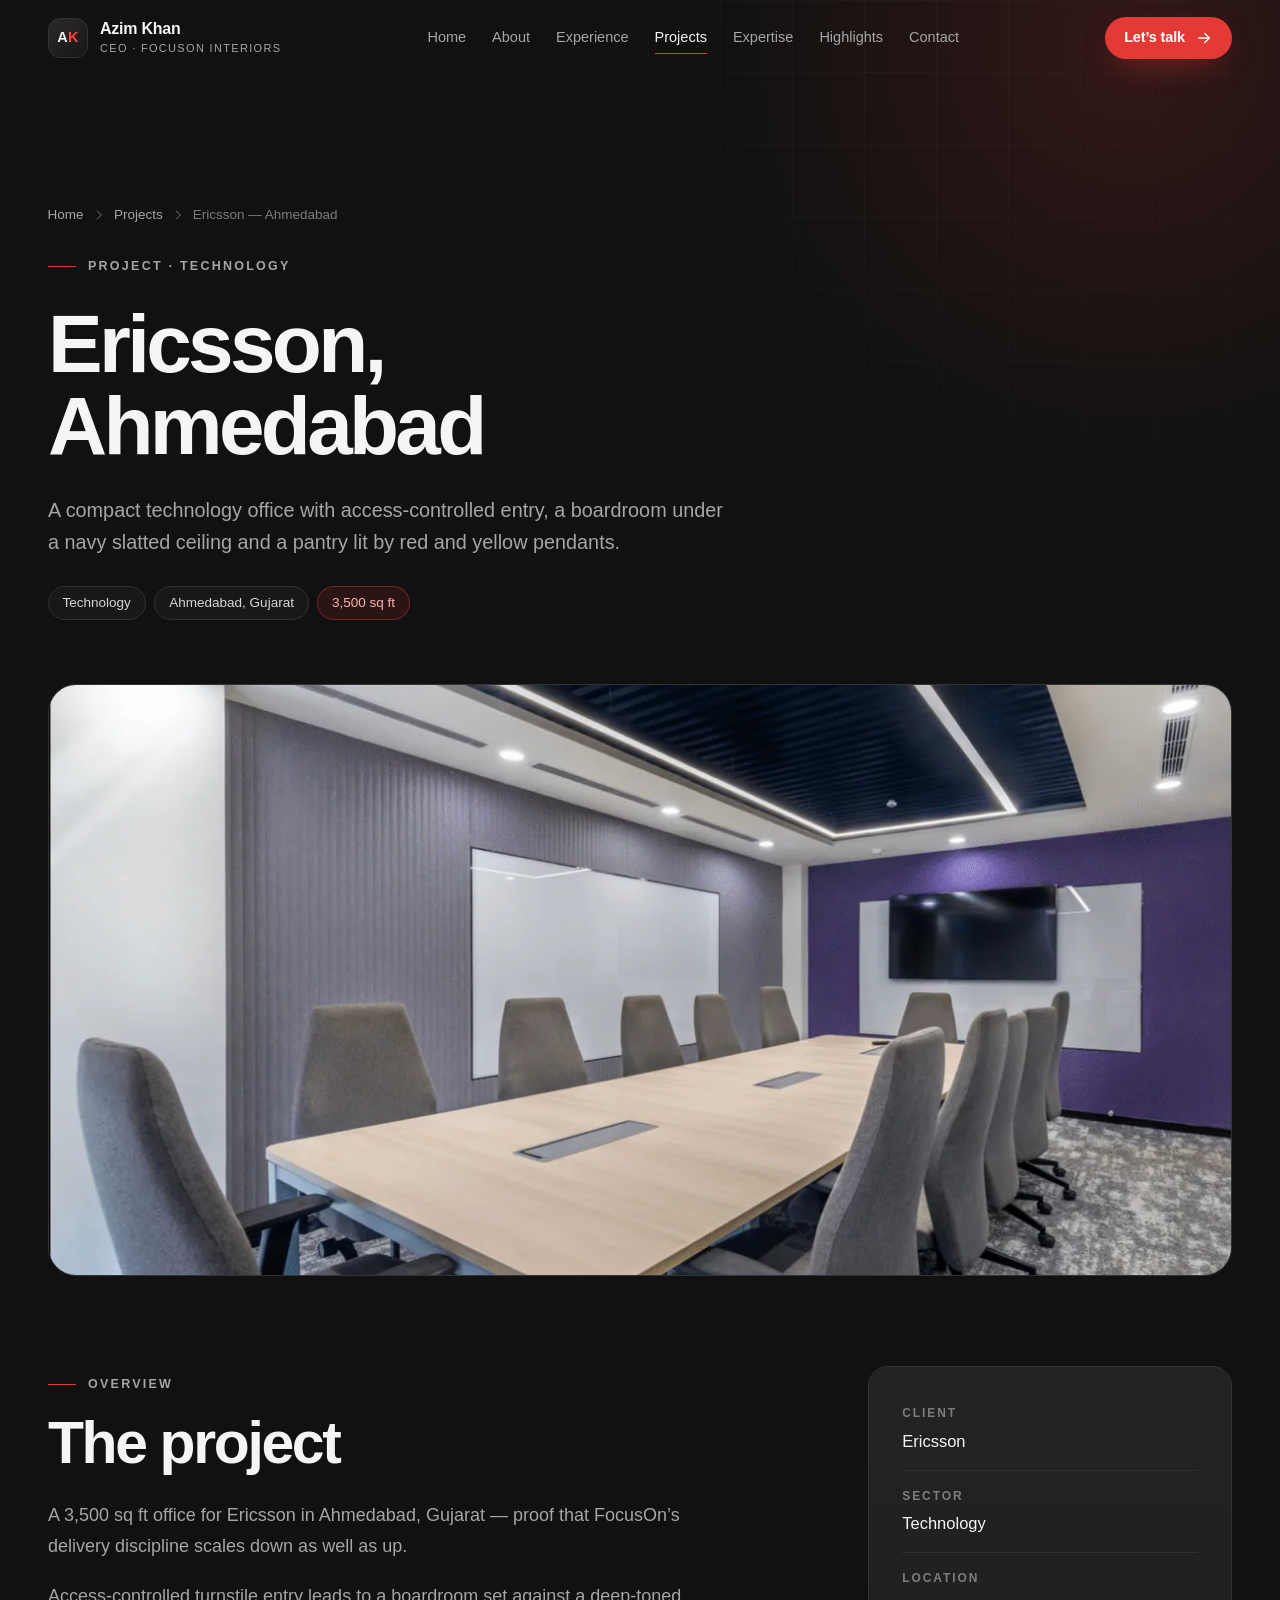
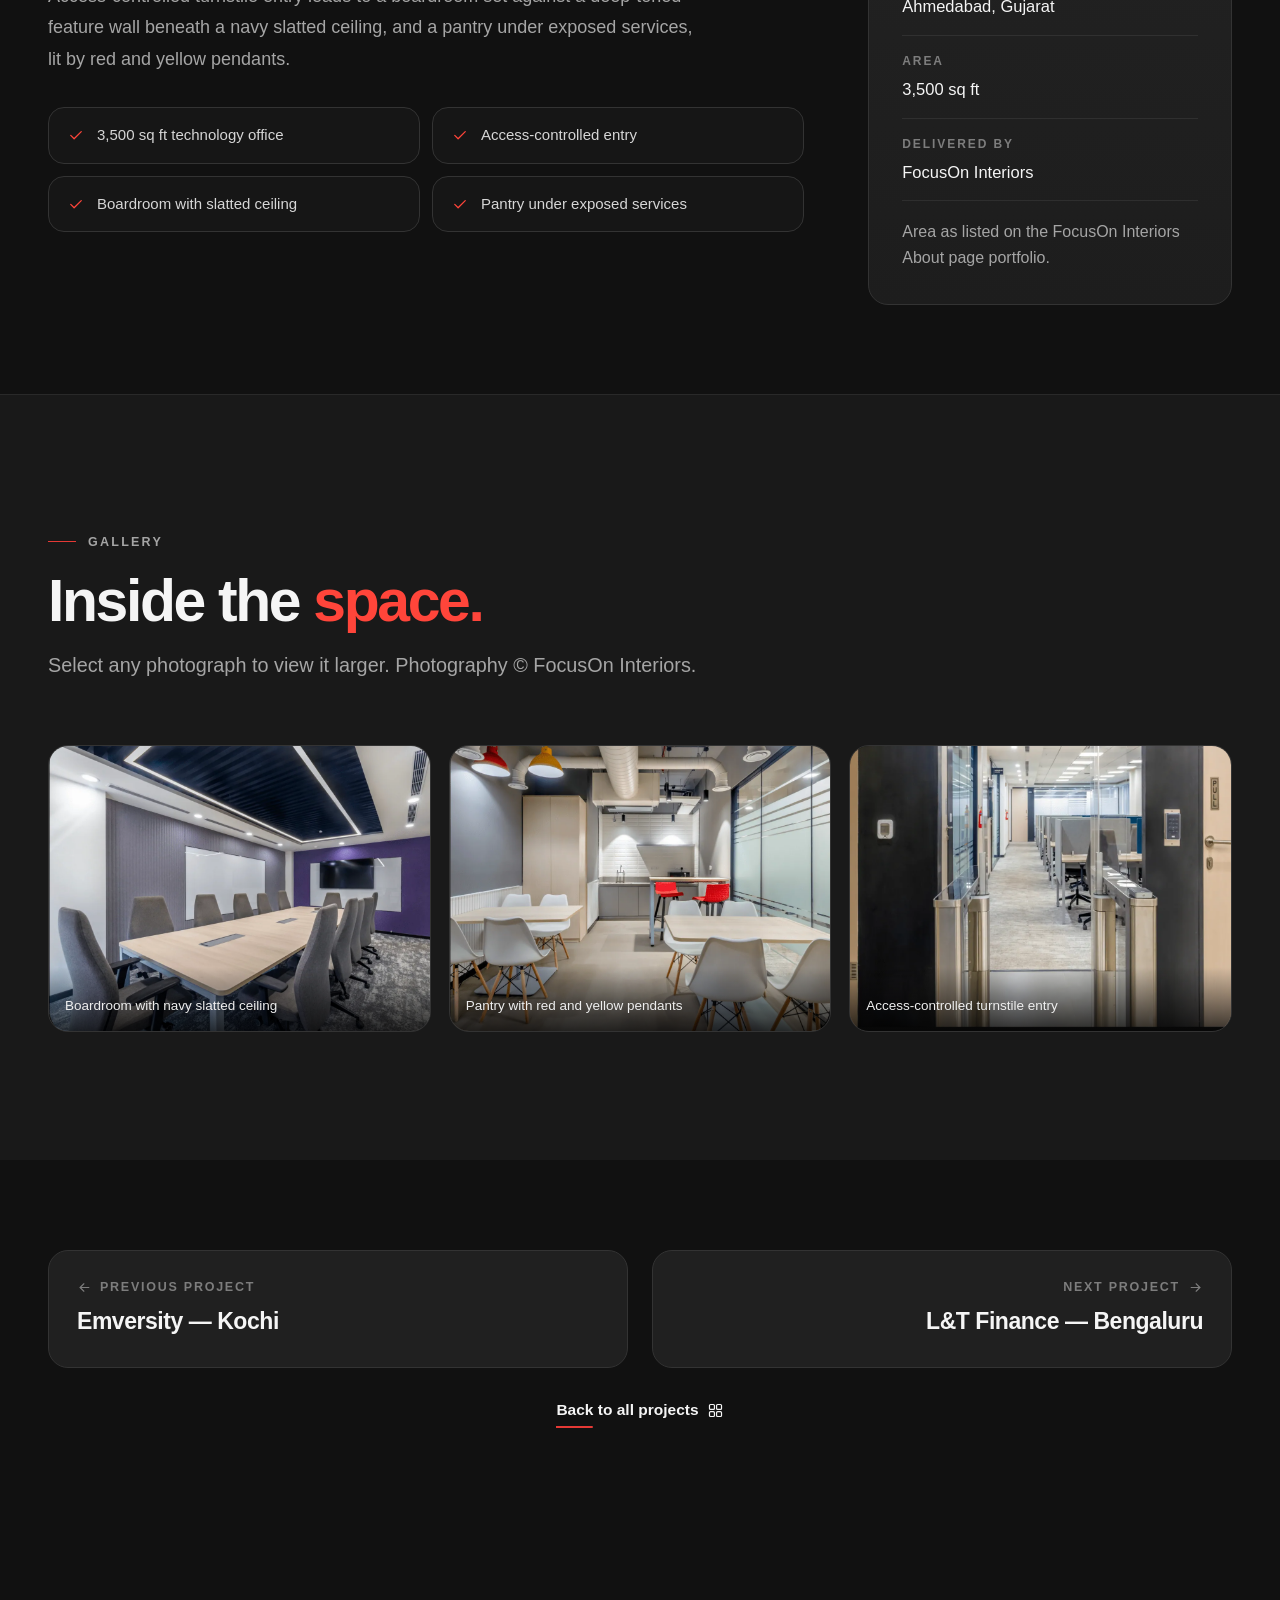
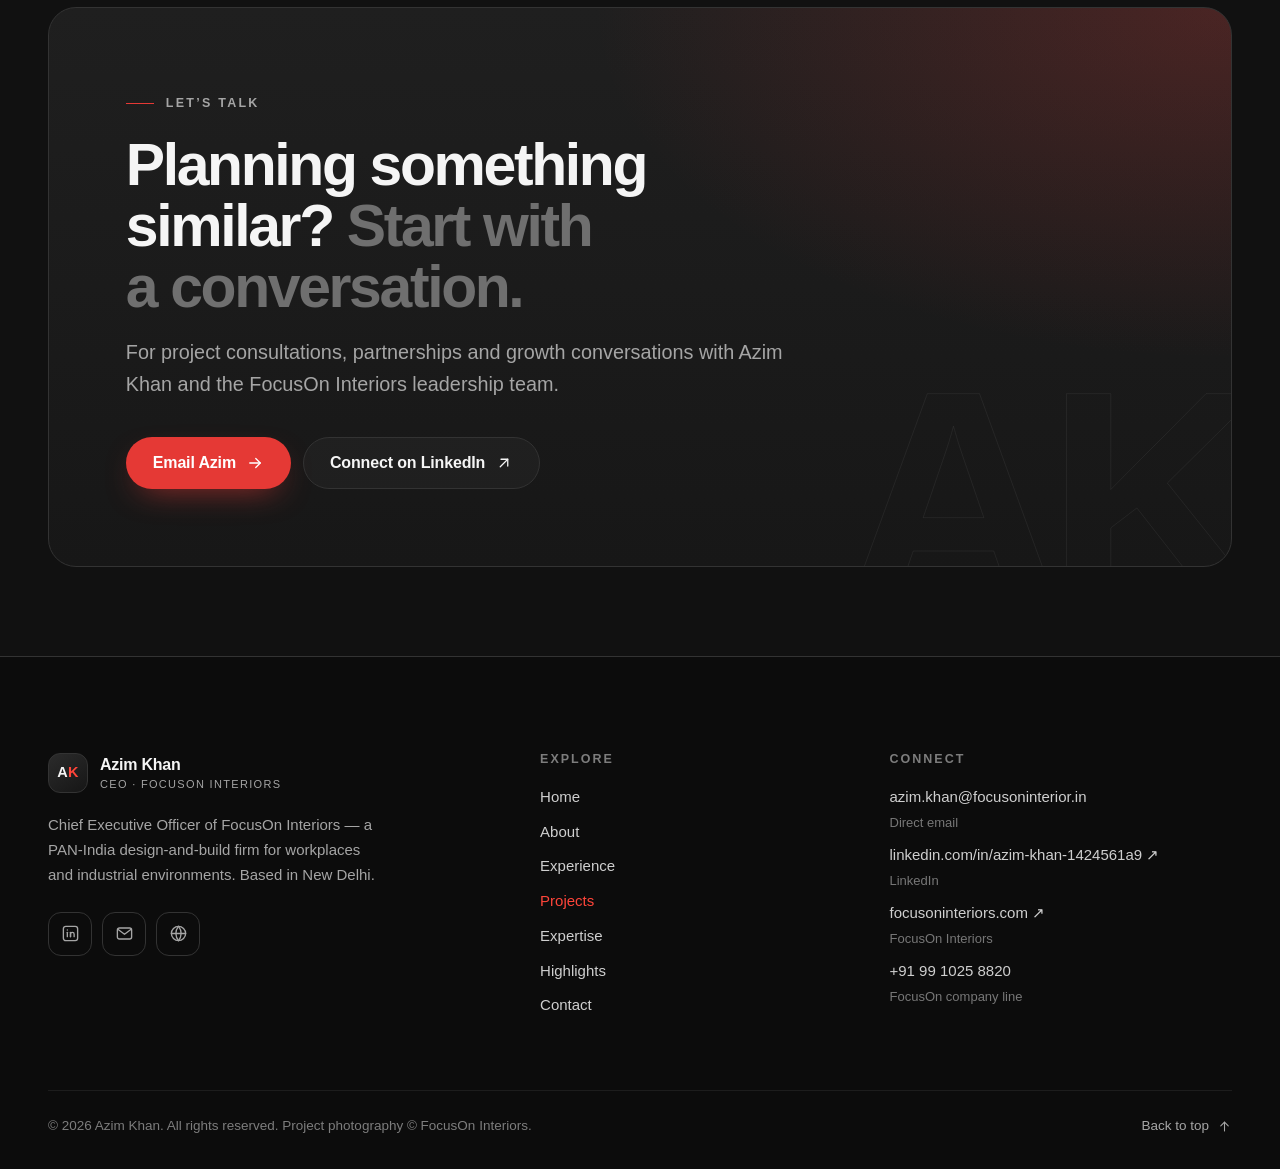
<file: project-ericsson-ahmedabad.html>
<!doctype html>
<html lang="en-IN">
<head>
  <meta charset="utf-8">
  <meta name="viewport" content="width=device-width, initial-scale=1, viewport-fit=cover">
  <title>Ericsson, Ahmedabad — FocusOn Interiors Project · Azim Khan</title>
  <meta name="description" content="Ericsson, Ahmedabad: 3,500 sq ft technology project in Ahmedabad, Gujarat delivered by FocusOn Interiors. A compact technology office with access-controlled entry, a boardroom under a navy slatted ceiling and a pantry lit by red and yellow pendants.">
  <meta name="author" content="Azim Khan">
  <meta name="robots" content="index, follow">
  <meta name="theme-color" content="#111111">
  <meta name="color-scheme" content="dark">
  <meta property="og:type" content="website">
  <meta property="og:site_name" content="Azim Khan">
  <meta property="og:locale" content="en_IN">
  <meta property="og:title" content="Ericsson, Ahmedabad — FocusOn Interiors Project · Azim Khan">
  <meta property="og:description" content="Ericsson, Ahmedabad: 3,500 sq ft technology project in Ahmedabad, Gujarat delivered by FocusOn Interiors. A compact technology office with access-controlled entry, a boardroom under a navy slatted ceiling and a pantry lit by red and yellow pendants.">
  <meta property="og:image" content="assets/images/azim-khan-og.jpg">
  <meta property="og:image:width" content="1200">
  <meta property="og:image:height" content="630">
  <meta property="og:image:alt" content="Azim Khan, Chief Executive Officer, FocusOn Interiors">
  <meta name="twitter:card" content="summary_large_image">
  <meta name="twitter:title" content="Ericsson, Ahmedabad — FocusOn Interiors Project · Azim Khan">
  <meta name="twitter:description" content="Ericsson, Ahmedabad: 3,500 sq ft technology project in Ahmedabad, Gujarat delivered by FocusOn Interiors. A compact technology office with access-controlled entry, a boardroom under a navy slatted ceiling and a pantry lit by red and yellow pendants.">
  <meta name="twitter:image" content="assets/images/azim-khan-og.jpg">
  <link rel="icon" type="image/svg+xml" href="data:image/svg+xml,%3Csvg xmlns='http://www.w3.org/2000/svg' viewBox='0 0 64 64'%3E%3Crect width='64' height='64' rx='16' fill='%23111111'/%3E%3Crect x='1' y='1' width='62' height='62' rx='15' fill='none' stroke='%23333333' stroke-width='2'/%3E%3Ctext x='32' y='42' text-anchor='middle' font-family='Helvetica,Arial,sans-serif' font-size='25' font-weight='700' fill='%23F5F5F5'%3EA%3Ctspan fill='%23FF453A'%3EK%3C/tspan%3E%3C/text%3E%3C/svg%3E">
  <link rel="apple-touch-icon" href="assets/images/apple-touch-icon.png">
  <script>document.documentElement.classList.add('js');</script>
  <style>
/* ====== Shared design system (replicated in every page by design) ====== */
/* ==========================================================
   Design tokens — keep identical across every page
   ========================================================== */
:root{
  --bg:#111111; --bg-2:#191919; --card:#202020; --card-2:#262626;
  --red:#E53935; --red-hi:#FF453A; --red-soft:rgba(229,57,53,.12);
  --text:#F5F5F5; --muted:#A5A5A5; --border:#333333; --border-soft:rgba(255,255,255,.07);
  --radius-sm:12px; --radius:20px; --radius-lg:28px;
  --maxw:1240px; --gutter:clamp(20px,5vw,48px); --header-h:76px;
  --ease:cubic-bezier(.22,1,.36,1);
  --font:-apple-system,BlinkMacSystemFont,"SF Pro Display","SF Pro Text","Segoe UI Variable","Segoe UI",Inter,Roboto,"Helvetica Neue",Arial,sans-serif;
}
*,*::before,*::after{box-sizing:border-box}
html{-webkit-text-size-adjust:100%;text-size-adjust:100%;scroll-behavior:smooth;scroll-padding-top:calc(var(--header-h) + 20px);background:var(--bg)}
body{margin:0;min-height:100vh;background:var(--bg);color:var(--text);font-family:var(--font);font-size:17px;line-height:1.65;-webkit-font-smoothing:antialiased;-moz-osx-font-smoothing:grayscale;overflow-x:hidden;text-rendering:optimizeLegibility}
body.menu-open{overflow:hidden}
img{max-width:100%;height:auto;display:block}
a{color:inherit;text-decoration:none}
button{font:inherit;color:inherit}
p{margin:0}
figure,blockquote{margin:0}
ul,ol{margin:0;padding:0;list-style:none}
::selection{background:var(--red);color:#fff}
:focus-visible{outline:2px solid var(--red-hi);outline-offset:3px;border-radius:8px}
.skip-link{position:fixed;left:16px;top:-80px;z-index:400;background:var(--red);color:#fff;padding:12px 18px;border-radius:12px;font-weight:600;transition:top .25s var(--ease)}
.skip-link:focus{top:16px}
.sr-only{position:absolute!important;width:1px;height:1px;padding:0;margin:-1px;overflow:hidden;clip:rect(0,0,0,0);white-space:nowrap;border:0}

/* ---------- layout ---------- */
.container{width:min(100% - 2*var(--gutter),var(--maxw));margin-inline:auto}
.section{position:relative;padding-block:clamp(80px,10vw,140px)}
.section--tight{padding-block:clamp(56px,7vw,96px)}
.section--alt{background:var(--bg-2)}
.section--line{border-top:1px solid var(--border-soft)}
.grid{display:grid;gap:clamp(16px,2vw,24px)}
.grid-2{grid-template-columns:repeat(2,minmax(0,1fr))}
.grid-3{grid-template-columns:repeat(3,minmax(0,1fr))}
.grid-4{grid-template-columns:repeat(4,minmax(0,1fr))}
.split{display:grid;grid-template-columns:minmax(0,1fr) minmax(0,1fr);gap:clamp(40px,6vw,96px);align-items:center}
.stack>*+*{margin-top:18px}

/* ---------- typography ---------- */
h1,h2,h3,h4{margin:0;font-weight:650;letter-spacing:-.025em;line-height:1.08;text-wrap:balance}
.eyebrow{display:inline-flex;align-items:center;gap:12px;font-size:12.5px;font-weight:600;letter-spacing:.18em;text-transform:uppercase;color:var(--muted)}
.eyebrow::before{content:"";width:28px;height:1px;background:var(--red)}
.display{font-size:clamp(48px,8vw,112px);font-weight:700;letter-spacing:-.05em;line-height:.95}
.h1{font-size:clamp(42px,6.4vw,88px);font-weight:700;letter-spacing:-.045em;line-height:1}
.h2{font-size:clamp(34px,4.6vw,60px);letter-spacing:-.04em;line-height:1.04}
.h3{font-size:clamp(21px,1.9vw,25px);letter-spacing:-.02em;line-height:1.2}
.lead{font-size:clamp(18px,1.55vw,21px);line-height:1.6;color:var(--muted);max-width:62ch}
.body-copy{color:var(--muted);max-width:66ch}
.body-copy strong,.lead strong{color:var(--text);font-weight:600}
.accent{color:var(--red-hi)}
.dim{color:#6f6f6f}
.grad{background:linear-gradient(180deg,#ffffff 0%,#b9b9b9 100%);-webkit-background-clip:text;background-clip:text;color:transparent}
.grad-red{background:linear-gradient(100deg,#ff6b5f 0%,#e53935 60%,#b72b28 100%);-webkit-background-clip:text;background-clip:text;color:transparent}
.section-head{display:flex;align-items:flex-end;justify-content:space-between;gap:32px;margin-bottom:clamp(40px,5vw,64px)}
.section-head>div{max-width:760px}
.section-head .h2{margin-top:18px}
.section-head .lead{margin-top:18px}
.source{font-size:13px;color:#7d7d7d;line-height:1.5}
.source a{color:var(--muted);border-bottom:1px solid #444;transition:color .2s,border-color .2s}
.source a:hover{color:var(--text);border-color:var(--red)}

/* ---------- buttons & links ---------- */
.btn-row{display:flex;flex-wrap:wrap;gap:12px;align-items:center}
.btn{position:relative;display:inline-flex;align-items:center;justify-content:center;gap:10px;min-height:52px;padding:0 26px;border-radius:999px;border:1px solid transparent;font-size:16px;font-weight:600;letter-spacing:-.01em;cursor:pointer;white-space:nowrap;transition:transform .4s var(--ease),background-color .3s,border-color .3s,box-shadow .4s var(--ease),color .3s}
.btn svg{width:18px;height:18px;flex:none;transition:transform .4s var(--ease)}
.btn:hover svg{transform:translateX(3px)}
.btn--primary{background:var(--red);color:#fff;box-shadow:0 12px 32px -14px rgba(229,57,53,.75)}
.btn--primary:hover{background:var(--red-hi);transform:translateY(-2px);box-shadow:0 20px 44px -16px rgba(255,69,58,.75)}
.btn--ghost{background:rgba(255,255,255,.03);border-color:var(--border);color:var(--text)}
.btn--ghost:hover{background:rgba(255,255,255,.07);border-color:#555;transform:translateY(-2px)}
.btn--sm{min-height:42px;padding:0 18px;font-size:14.5px}
.link-arrow{position:relative;display:inline-flex;align-items:center;gap:8px;font-weight:600;font-size:15.5px;color:var(--text);padding-bottom:5px}
.link-arrow svg{width:17px;height:17px;transition:transform .4s var(--ease)}
.link-arrow::after{content:"";position:absolute;left:0;right:0;bottom:0;height:1.5px;background:var(--red);transform:scaleX(.22);transform-origin:left;transition:transform .5s var(--ease)}
.link-arrow:hover::after,.link-arrow:focus-visible::after{transform:scaleX(1)}
.link-arrow:hover svg{transform:translateX(3px)}
.text-link{color:var(--text);background:linear-gradient(var(--red),var(--red)) 0 100%/0 1.5px no-repeat;transition:background-size .45s var(--ease)}
.text-link:hover{background-size:100% 1.5px}

/* ---------- chips & icons ---------- */
.chip{display:inline-flex;align-items:center;gap:8px;padding:7px 14px;border-radius:999px;border:1px solid var(--border);background:rgba(255,255,255,.03);font-size:13.5px;color:#d6d6d6;line-height:1.3}
.chip--red{border-color:rgba(229,57,53,.4);background:var(--red-soft);color:#ffb3ad}
.chip-row{display:flex;flex-wrap:wrap;gap:8px}
.icon{width:50px;height:50px;flex:none;border-radius:15px;display:grid;place-items:center;background:var(--red-soft);border:1px solid rgba(229,57,53,.28);color:var(--red-hi);transition:transform .5s var(--ease),background-color .3s}
.icon svg{width:23px;height:23px}

/* ---------- cards ---------- */
.card{position:relative;overflow:hidden;background:linear-gradient(180deg,#232323 0%,#1d1d1d 100%);border:1px solid var(--border);border-radius:var(--radius);padding:clamp(24px,2.6vw,34px);transition:transform .55s var(--ease),border-color .4s,box-shadow .55s var(--ease)}
.card::before{content:"";position:absolute;inset:0 0 auto 0;height:1px;background:linear-gradient(90deg,transparent,rgba(255,69,58,.75),transparent);opacity:0;transition:opacity .45s}
.card:hover{transform:translateY(-4px);border-color:#474747;box-shadow:0 30px 60px -34px rgba(0,0,0,.9)}
.card:hover::before{opacity:1}
.card:hover .icon{transform:translateY(-2px) scale(1.04);background:rgba(229,57,53,.18)}
.card h3{margin-top:22px}
.card p{margin-top:12px;color:var(--muted);font-size:16px;line-height:1.6}
.card .num{font-size:13px;font-weight:600;letter-spacing:.14em;color:#7a7a7a}
.card--flat:hover{transform:none}
.quote-card{display:flex;flex-direction:column;gap:22px}
.quote-card blockquote{margin:0;font-size:clamp(18px,1.5vw,20px);line-height:1.55;color:#e9e9e9;letter-spacing:-.01em}
.quote-card .q-icon{width:34px;height:34px;color:var(--red-hi)}
.quote-card figcaption{margin-top:auto;padding-top:18px;border-top:1px solid var(--border-soft);display:flex;flex-direction:column;gap:3px;font-size:14.5px}
.quote-card figcaption strong{font-weight:600;color:var(--text)}
.quote-card figcaption span{color:var(--muted)}
.quote-card figure{margin:0}

/* ---------- media frames ---------- */
.frame{position:relative;overflow:hidden;border-radius:var(--radius-lg);border:1px solid var(--border);background:#1a1a1a}
.frame img{width:100%;height:100%;object-fit:cover;transition:transform 1.4s var(--ease)}
.frame:hover img{transform:scale(1.04)}
.frame figcaption,.frame .caption{position:absolute;left:16px;bottom:16px;right:16px;display:flex;justify-content:space-between;gap:12px;font-size:13px;color:#e6e6e6}
.frame .caption span{background:rgba(17,17,17,.72);backdrop-filter:blur(10px);-webkit-backdrop-filter:blur(10px);border:1px solid rgba(255,255,255,.08);padding:7px 12px;border-radius:999px}
.img-missing{display:grid;place-items:center;background:repeating-linear-gradient(135deg,#1c1c1c 0 12px,#202020 12px 24px)}
.img-missing img{opacity:0}
.img-missing::after{content:attr(data-fallback);position:absolute;inset:auto 0 50% 0;transform:translateY(50%);text-align:center;font-size:13px;color:#777;padding:0 16px}

/* ---------- project card (shared) ---------- */
.project-card{position:relative;display:flex;flex-direction:column;background:var(--card);border:1px solid var(--border);border-radius:var(--radius);overflow:hidden;transition:transform .6s var(--ease),border-color .4s,box-shadow .6s var(--ease)}
.project-card:hover{transform:translateY(-5px);border-color:#4a4a4a;box-shadow:0 36px 70px -40px rgba(0,0,0,.95)}
.project-media{position:relative;aspect-ratio:4/3;overflow:hidden;background:#1a1a1a}
.project-media img{width:100%;height:100%;object-fit:cover;transition:transform 1.3s var(--ease)}
.project-card:hover .project-media img{transform:scale(1.07)}
.project-media::after{content:"";position:absolute;inset:0;background:linear-gradient(180deg,rgba(0,0,0,0) 55%,rgba(0,0,0,.55) 100%);pointer-events:none}
.project-tag{position:absolute;z-index:2;left:16px;top:16px;padding:6px 12px;border-radius:999px;font-size:12px;font-weight:600;letter-spacing:.06em;text-transform:uppercase;background:rgba(17,17,17,.72);border:1px solid rgba(255,255,255,.1);backdrop-filter:blur(10px);-webkit-backdrop-filter:blur(10px)}
.project-area{position:absolute;z-index:2;right:16px;bottom:14px;font-size:13px;font-weight:600;color:#fff}
.project-body{display:flex;flex-direction:column;gap:10px;flex:1;padding:24px 26px 26px}
.project-body h3{font-size:clamp(20px,1.7vw,23px)}
.project-meta{display:flex;flex-wrap:wrap;gap:4px 14px;font-size:14px;color:var(--muted)}
.project-meta span{display:inline-flex;align-items:center;gap:6px}
.project-meta svg{width:15px;height:15px;color:#7d7d7d}
.project-body p{color:var(--muted);font-size:15.5px;line-height:1.6}
.project-body .link-arrow{margin-top:auto;padding-top:10px;align-self:flex-start}
.project-link::before{content:"";position:absolute;inset:0;z-index:3}

/* ---------- header ---------- */
.site-header{position:fixed;inset:0 0 auto 0;z-index:100;height:var(--header-h);border-bottom:1px solid transparent;transition:background-color .45s var(--ease),border-color .45s,backdrop-filter .45s}
.site-header.is-scrolled,.menu-open .site-header{background:rgba(17,17,17,.8);-webkit-backdrop-filter:saturate(170%) blur(18px);backdrop-filter:saturate(170%) blur(18px);border-bottom-color:var(--border-soft)}
.header-inner{height:100%;display:flex;align-items:center;justify-content:space-between;gap:24px}
.brand{display:inline-flex;align-items:center;gap:12px;flex:none;border-radius:12px}
.brand-mark{width:40px;height:40px;border-radius:12px;display:flex;align-items:center;justify-content:center;background:linear-gradient(145deg,#2b2b2b,#161616);border:1px solid var(--border);font-weight:700;font-size:14.5px;letter-spacing:.02em;transition:border-color .3s,transform .5s var(--ease)}
.brand-mark span{color:var(--red-hi)}
.brand:hover .brand-mark{border-color:var(--red);transform:rotate(-4deg)}
.brand-text{display:flex;flex-direction:column;line-height:1.15}
.brand-text strong{font-size:16px;font-weight:650;letter-spacing:-.015em}
.brand-text small{font-size:11px;color:var(--muted);letter-spacing:.12em;text-transform:uppercase;margin-top:3px}
.nav{display:flex;align-items:center;gap:2px}
.nav a{position:relative;padding:10px 12px;border-radius:10px;font-size:14.5px;font-weight:500;color:var(--muted);transition:color .25s}
.nav a::after{content:"";position:absolute;left:12px;right:12px;bottom:5px;height:1.5px;border-radius:2px;background:var(--red);transform:scaleX(0);transform-origin:left;transition:transform .45s var(--ease)}
.nav a:hover,.nav a[aria-current="page"]{color:var(--text)}
.nav a:hover::after,.nav a:focus-visible::after,.nav a[aria-current="page"]::after{transform:scaleX(1)}
.header-actions{display:flex;align-items:center;gap:10px}
.menu-toggle{display:none;position:relative;width:46px;height:46px;border-radius:13px;border:1px solid var(--border);background:rgba(255,255,255,.04);cursor:pointer;transition:border-color .3s,background-color .3s}
.menu-toggle:hover{border-color:#555}
.menu-toggle span{position:absolute;left:13px;right:13px;height:1.7px;border-radius:2px;background:var(--text);transition:transform .5s var(--ease),top .5s var(--ease),width .5s var(--ease)}
.menu-toggle span:nth-child(1){top:18px}
.menu-toggle span:nth-child(2){top:26px;right:19px}
.menu-toggle[aria-expanded="true"] span:nth-child(1){top:22px;transform:rotate(45deg)}
.menu-toggle[aria-expanded="true"] span:nth-child(2){top:22px;right:13px;transform:rotate(-45deg)}
.mobile-menu{position:fixed;inset:0;z-index:99;display:flex;flex-direction:column;justify-content:space-between;gap:32px;padding:calc(var(--header-h) + 24px) var(--gutter) max(32px,env(safe-area-inset-bottom));background:rgba(13,13,13,.97);-webkit-backdrop-filter:blur(22px);backdrop-filter:blur(22px);overflow-y:auto;opacity:0;visibility:hidden;transition:opacity .45s var(--ease),visibility 0s linear .45s}
.mobile-menu.is-open{opacity:1;visibility:visible;transition:opacity .45s var(--ease),visibility 0s}
.mobile-menu nav a{display:flex;align-items:baseline;justify-content:space-between;gap:16px;padding:14px 4px;border-bottom:1px solid var(--border);font-size:clamp(28px,7.4vw,42px);font-weight:650;letter-spacing:-.035em;line-height:1.15;opacity:0;transform:translateY(18px);transition:opacity .5s var(--ease),transform .6s var(--ease),color .25s;transition-delay:calc(var(--i,0)*45ms)}
.mobile-menu nav a small{font-size:13px;font-weight:500;letter-spacing:.08em;color:#6d6d6d}
.mobile-menu nav a:hover,.mobile-menu nav a[aria-current="page"]{color:var(--red-hi)}
.mobile-menu.is-open nav a{opacity:1;transform:none}
.mobile-menu-foot{display:flex;flex-direction:column;gap:14px;font-size:15px;color:var(--muted)}
.mobile-menu-foot a{color:var(--text)}

/* ---------- page hero (inner pages) ---------- */
.page-hero{position:relative;overflow:hidden;padding-top:calc(var(--header-h) + clamp(64px,10vw,132px));padding-bottom:clamp(56px,7vw,100px)}
.page-hero::before{content:"";position:absolute;width:820px;height:820px;right:-260px;top:-360px;border-radius:50%;background:radial-gradient(closest-side,rgba(229,57,53,.16),rgba(229,57,53,0));pointer-events:none}
.page-hero::after{content:"";position:absolute;inset:0;background-image:linear-gradient(rgba(255,255,255,.028) 1px,transparent 1px),linear-gradient(90deg,rgba(255,255,255,.028) 1px,transparent 1px);background-size:72px 72px;-webkit-mask-image:radial-gradient(ellipse at 70% 0%,#000 0%,transparent 65%);mask-image:radial-gradient(ellipse at 70% 0%,#000 0%,transparent 65%);pointer-events:none}
.page-hero .container{position:relative;z-index:1}
.page-hero .h1{margin-top:26px;max-width:16ch}
.page-hero .lead{margin-top:28px}
.crumbs{display:flex;flex-wrap:wrap;align-items:center;gap:8px;font-size:13.5px;color:#7d7d7d;margin-bottom:22px}
.crumbs a{color:var(--muted);transition:color .2s}
.crumbs a:hover{color:var(--text)}
.crumbs svg{width:14px;height:14px}

/* ---------- reveal system ---------- */
.reveal-line{display:block;overflow:hidden;padding-bottom:.06em;margin-bottom:-.06em}
.reveal-line>span{display:block}
.js .reveal-line>span{transform:translateY(108%);transition:transform 1.15s var(--ease);transition-delay:var(--d,0s);animation:failsafe-show 0s linear 6s forwards}
.js .hero-fade{opacity:0;transform:translateY(18px);transition:opacity 1s var(--ease),transform 1s var(--ease);transition-delay:var(--d,0s);animation:failsafe-show 0s linear 6s forwards}
.is-ready .reveal-line>span,.is-ready .hero-fade{transform:none;opacity:1}
.js [data-reveal]{opacity:0;transform:translateY(30px);transition:opacity .95s var(--ease),transform .95s var(--ease);transition-delay:var(--d,0s)}
.js [data-reveal="fade"]{transform:none}
.js [data-reveal="scale"]{transform:scale(.96)}
.js [data-reveal].is-in{opacity:1;transform:none}
@keyframes failsafe-show{to{opacity:1;transform:none}}

/* ---------- CTA band ---------- */
.cta-card{position:relative;overflow:hidden;border-radius:var(--radius-lg);border:1px solid var(--border);background:radial-gradient(120% 140% at 100% 0%,rgba(229,57,53,.22) 0%,rgba(229,57,53,0) 45%),linear-gradient(180deg,#1f1f1f,#171717);padding:clamp(36px,6vw,80px)}
.cta-card::after{content:"AK";position:absolute;right:-.06em;bottom:-.28em;font-size:clamp(160px,24vw,340px);font-weight:800;letter-spacing:-.06em;line-height:1;color:transparent;-webkit-text-stroke:1px rgba(255,255,255,.06);pointer-events:none}
.cta-card>*{position:relative;z-index:1}
.cta-card .h2{margin-top:20px;max-width:21ch;hyphens:manual}
.cta-card .lead{margin-top:20px}
.cta-card .btn-row{margin-top:36px}

/* ---------- footer ---------- */
.site-footer{position:relative;border-top:1px solid var(--border);background:#0c0c0c;padding:clamp(64px,8vw,96px) 0 32px;font-size:15px}
.footer-top{display:grid;grid-template-columns:1.5fr 1fr 1.2fr;gap:clamp(32px,5vw,72px)}
.footer-brand p{margin-top:20px;color:var(--muted);max-width:40ch;line-height:1.65}
.footer-social{display:flex;gap:10px;margin-top:24px}
.footer-social a{width:44px;height:44px;border-radius:13px;display:grid;place-items:center;border:1px solid var(--border);color:var(--muted);transition:color .25s,border-color .25s,transform .4s var(--ease)}
.footer-social a:hover{color:var(--text);border-color:var(--red);transform:translateY(-2px)}
.footer-social svg{width:19px;height:19px}
.footer-col h2{font-size:12.5px;font-weight:600;letter-spacing:.16em;text-transform:uppercase;color:#7d7d7d;margin-bottom:18px}
.footer-col li+li{margin-top:10px}
.footer-col a{color:#cfcfcf;transition:color .2s}
.footer-col a:hover,.footer-col a[aria-current="page"]{color:var(--text)}
.footer-col a[aria-current="page"]{color:var(--red-hi)}
.footer-col .small{display:block;font-size:13px;color:#777;margin-top:2px}
.footer-bottom{margin-top:clamp(48px,6vw,72px);padding-top:24px;border-top:1px solid var(--border-soft);display:flex;flex-wrap:wrap;justify-content:space-between;align-items:center;gap:12px 24px;font-size:13.5px;color:#7d7d7d}
.to-top{display:inline-flex;align-items:center;gap:8px;color:var(--muted);transition:color .2s}
.to-top:hover{color:var(--text)}
.to-top svg{width:15px;height:15px;transform:rotate(-90deg)}

/* ---------- toast ---------- */
.toast{position:fixed;left:50%;bottom:max(24px,env(safe-area-inset-bottom));z-index:250;transform:translate(-50%,20px);opacity:0;pointer-events:none;background:#262626;border:1px solid #3d3d3d;color:var(--text);padding:12px 18px;border-radius:999px;font-size:14.5px;display:flex;align-items:center;gap:10px;box-shadow:0 20px 40px -20px #000;transition:opacity .35s var(--ease),transform .45s var(--ease)}
.toast svg{width:17px;height:17px;color:#57d18a}
.toast.is-show{opacity:1;transform:translate(-50%,0)}

/* ---------- responsive (shared) ---------- */
@media (max-width:1120px){
  .nav,.header-cta{display:none}
  .menu-toggle{display:block}
}
@media (max-width:1024px){
  .grid-4{grid-template-columns:repeat(2,minmax(0,1fr))}
  .grid-3{grid-template-columns:repeat(2,minmax(0,1fr))}
  .footer-top{grid-template-columns:1fr 1fr}
  .footer-brand{grid-column:1/-1}
}
@media (max-width:860px){
  .split{grid-template-columns:1fr}
  .section-head{flex-direction:column;align-items:flex-start}
}
@media (max-width:640px){
  body{font-size:16px}
  .grid-2,.grid-3,.grid-4{grid-template-columns:1fr}
  .btn{width:100%}
  .btn-row{flex-direction:column;align-items:stretch}
  .footer-top{grid-template-columns:1fr}
  .brand-text small{display:none}
  :root{--header-h:68px}
}
@media (max-width:360px){
  .brand-text strong{font-size:15px}
  .display{font-size:44px}
}
@media (hover:none){
  .card:hover,.project-card:hover{transform:none}
}
@media (prefers-reduced-motion:reduce){
  html{scroll-behavior:auto}
  *,*::before,*::after{animation-duration:.001ms!important;animation-iteration-count:1!important;transition-duration:.001ms!important;transition-delay:0s!important}
  .js [data-reveal],.js .reveal-line>span,.js .hero-fade{opacity:1;transform:none}
}
@media print{
  .site-header,.mobile-menu,.cta-section,.toast{display:none!important}
  body{background:#fff;color:#000}
}

/* ====== Page-specific styles ====== */
.pd-hero-img{margin-top:clamp(40px,5vw,64px);aspect-ratio:16/8;border-radius:var(--radius-lg)}
.pd-hero-img img{object-position:center}
.pd-chips{margin-top:28px}
.pd{display:grid;grid-template-columns:minmax(0,1.35fr) minmax(0,.65fr);gap:clamp(36px,5vw,80px);align-items:start}
.pd .body-copy{font-size:18px;line-height:1.75}
.pd .body-copy+.body-copy{margin-top:18px}
.pd-points{margin-top:32px;display:grid;grid-template-columns:repeat(2,minmax(0,1fr));gap:12px}
.pd-points li{display:flex;gap:12px;align-items:flex-start;padding:16px 18px;border-radius:16px;border:1px solid var(--border);background:rgba(255,255,255,.02);font-size:15px;color:#d6d6d6;line-height:1.5}
.pd-points svg{width:18px;height:18px;flex:none;color:var(--red-hi);margin-top:2px}
.spec{position:sticky;top:calc(var(--header-h) + 28px)}
.spec dl{margin:0;display:grid}
.spec dl div{padding:16px 0;border-bottom:1px solid var(--border-soft)}
.spec dl div:first-child{padding-top:4px}
.spec dt{font-size:12px;font-weight:600;letter-spacing:.16em;text-transform:uppercase;color:#7d7d7d}
.spec dd{margin:6px 0 0;font-size:16.5px;font-weight:500;line-height:1.45}
.spec .source{margin-top:18px}
.gallery{display:grid;grid-template-columns:repeat(6,minmax(0,1fr));gap:clamp(12px,1.6vw,18px)}
.g-item{grid-column:span 2;position:relative;display:block;width:100%;padding:0;border:1px solid var(--border);border-radius:var(--radius);overflow:hidden;background:#1a1a1a;cursor:zoom-in;aspect-ratio:4/3}
.g-item.g-big{grid-column:span 3;aspect-ratio:16/10}
.g-item.g-full{grid-column:1/-1;aspect-ratio:21/9}
.g-item img{width:100%;height:100%;object-fit:cover;transition:transform 1.2s var(--ease),filter .6s}
.g-item:hover img{transform:scale(1.06)}
.g-item .zoom{position:absolute;right:12px;top:12px;width:40px;height:40px;border-radius:12px;display:grid;place-items:center;background:rgba(17,17,17,.7);border:1px solid rgba(255,255,255,.12);opacity:0;transform:scale(.9);transition:opacity .3s,transform .4s var(--ease)}
.g-item .zoom svg{width:18px;height:18px}
.g-item:hover .zoom,.g-item:focus-visible .zoom{opacity:1;transform:none}
.g-item figcaption{position:absolute;left:0;right:0;bottom:0;padding:28px 16px 14px;font-size:13.5px;text-align:left;color:#eee;background:linear-gradient(180deg,transparent,rgba(0,0,0,.75))}
.gallery--small .g-item{grid-column:span 2;aspect-ratio:auto}
.gallery--small .g-item img{height:auto;max-height:240px}
.pager{display:grid;grid-template-columns:1fr 1fr;gap:clamp(12px,2vw,24px)}
.pager a{display:flex;flex-direction:column;gap:6px;padding:26px 28px;border-radius:var(--radius);border:1px solid var(--border);background:var(--card);transition:border-color .3s,transform .5s var(--ease)}
.pager a:hover{border-color:#4a4a4a;transform:translateY(-3px)}
.pager span{font-size:12.5px;font-weight:600;letter-spacing:.14em;text-transform:uppercase;color:#7d7d7d;display:inline-flex;align-items:center;gap:8px}
.pager span svg{width:15px;height:15px}
.pager strong{font-size:clamp(19px,1.8vw,23px);font-weight:650;letter-spacing:-.02em}
.pager .next{text-align:right;align-items:flex-end}
/* lightbox */
.lightbox{position:fixed;inset:0;z-index:260;display:grid;grid-template-rows:auto 1fr auto;background:rgba(8,8,8,.96);opacity:0;visibility:hidden;transition:opacity .35s var(--ease),visibility 0s linear .35s}
.lightbox.is-open{opacity:1;visibility:visible;transition:opacity .35s var(--ease),visibility 0s}
.lb-bar{display:flex;justify-content:space-between;align-items:center;gap:16px;padding:16px var(--gutter);font-size:14px;color:var(--muted)}
.lb-stage{position:relative;display:grid;place-items:center;padding:0 clamp(60px,8vw,110px);min-height:0}
.lb-stage img{max-width:100%;max-height:calc(100vh - 170px);width:auto;height:auto;border-radius:14px;box-shadow:0 40px 80px -30px #000;transition:opacity .25s}
.lb-caption{padding:16px var(--gutter) max(22px,env(safe-area-inset-bottom));text-align:center;color:#ddd;font-size:15px}
.lb-btn{width:48px;height:48px;border-radius:50%;display:grid;place-items:center;border:1px solid #3a3a3a;background:rgba(30,30,30,.85);color:var(--text);cursor:pointer;transition:border-color .25s,background-color .25s}
.lb-btn:hover{border-color:var(--red);background:#222}
.lb-btn svg{width:20px;height:20px}
.lb-prev,.lb-next{position:absolute;top:50%;transform:translateY(-50%)}
.lb-prev{left:clamp(8px,2vw,28px)}
.lb-next{right:clamp(8px,2vw,28px)}
@media (max-width:960px){.pd{grid-template-columns:1fr}.spec{position:relative;top:0}}
@media (max-width:760px){.gallery .g-item{grid-column:1/-1;aspect-ratio:4/3}.gallery--small .g-item{aspect-ratio:auto!important}.gallery--small .g-item img{max-height:none}.pd-points{grid-template-columns:1fr}.pd-hero-img{aspect-ratio:4/3}.pager{grid-template-columns:1fr}.pager .next{text-align:left;align-items:flex-start}.lb-stage{padding:0 12px}.lb-prev,.lb-next{top:auto;bottom:-64px;transform:none}.lb-prev{left:calc(50% - 60px)}.lb-next{right:calc(50% - 60px)}.lb-caption{padding-top:76px}}

  </style>
</head>
<body>

  <a class="skip-link" href="#main">Skip to content</a>
  <header class="site-header" id="top">
    <div class="container header-inner">
      <a class="brand" href="index.html" aria-label="Azim Khan — home">
        <span class="brand-mark" aria-hidden="true">A<span>K</span></span>
        <span class="brand-text"><strong>Azim Khan</strong><small>CEO · FocusOn Interiors</small></span>
      </a>
      <nav class="nav" aria-label="Main navigation">
          <a href="index.html">Home</a>
          <a href="about.html">About</a>
          <a href="experience.html">Experience</a>
          <a href="projects.html" aria-current="page">Projects</a>
          <a href="expertise.html">Expertise</a>
          <a href="highlights.html">Highlights</a>
          <a href="contact.html">Contact</a>
      </nav>
      <div class="header-actions">
        <a class="btn btn--primary btn--sm header-cta" href="contact.html">Let’s talk <svg viewBox="0 0 24 24" fill="none" stroke="currentColor" stroke-width="1.7" stroke-linecap="round" stroke-linejoin="round" aria-hidden="true" focusable="false"><path d="M5 12h14"/><path d="m13 6 6 6-6 6"/></svg></a>
        <button class="menu-toggle" type="button" aria-label="Open navigation menu" aria-expanded="false" aria-controls="mobile-menu"><span></span><span></span></button>
      </div>
    </div>
  </header>
  <div class="mobile-menu" id="mobile-menu" aria-hidden="true" inert>
    <nav aria-label="Mobile navigation">
        <a href="index.html" style="--i:0">Home<small>01</small></a>
        <a href="about.html" style="--i:1">About<small>02</small></a>
        <a href="experience.html" style="--i:2">Experience<small>03</small></a>
        <a href="projects.html" style="--i:3" aria-current="page">Projects<small>04</small></a>
        <a href="expertise.html" style="--i:4">Expertise<small>05</small></a>
        <a href="highlights.html" style="--i:5">Highlights<small>06</small></a>
        <a href="contact.html" style="--i:6">Contact<small>07</small></a>
    </nav>
    <div class="mobile-menu-foot">
      <a href="mailto:azim.khan@focusoninterior.in">azim.khan@focusoninterior.in</a>
      <a href="https://in.linkedin.com/in/azim-khan-1424561a9" target="_blank" rel="noopener noreferrer">LinkedIn — Azim Khan ↗</a>
    </div>
  </div>

  <main id="main" tabindex="-1">

    <section class="page-hero" aria-labelledby="page-title">
      <div class="container">
        <nav class="crumbs hero-fade" aria-label="Breadcrumb"><a href="index.html">Home</a><svg viewBox="0 0 24 24" fill="none" stroke="currentColor" stroke-width="1.7" stroke-linecap="round" stroke-linejoin="round" aria-hidden="true" focusable="false"><path d="m9 5 7 7-7 7"/></svg><a href="projects.html">Projects</a><svg viewBox="0 0 24 24" fill="none" stroke="currentColor" stroke-width="1.7" stroke-linecap="round" stroke-linejoin="round" aria-hidden="true" focusable="false"><path d="m9 5 7 7-7 7"/></svg><span aria-current="page">Ericsson — Ahmedabad</span></nav>
        <p class="eyebrow hero-fade" style="--d:.05s">Project · Technology</p>
        <h1 class="h1" id="page-title"><span class="reveal-line"><span style="--d:.1s">Ericsson, Ahmedabad</span></span></h1>
        <p class="lead hero-fade" style="--d:.3s">A compact technology office with access-controlled entry, a boardroom under a navy slatted ceiling and a pantry lit by red and yellow pendants.</p>
        <div class="chip-row pd-chips hero-fade" style="--d:.4s"><span class="chip">Technology</span><span class="chip">Ahmedabad, Gujarat</span><span class="chip chip--red">3,500 sq ft</span></div>
        <figure class="frame pd-hero-img hero-fade" style="--d:.5s;margin-bottom:0">
          <img src="assets/images/ericsson-c-a.webp" width="1200" height="954" alt="Boardroom with navy slatted ceiling at Ericsson, Ahmedabad" fetchpriority="high">
        </figure>
      </div>
    </section>

    <section class="section section--tight" aria-labelledby="ov-title" style="padding-top:0">
      <div class="container pd">
        <div>
          <p class="eyebrow" data-reveal>Overview</p>
          <h2 class="h2" id="ov-title" style="margin:18px 0 26px" data-reveal>The project</h2>
          <p class="body-copy" data-reveal>A 3,500 sq ft office for Ericsson in Ahmedabad, Gujarat — proof that FocusOn’s delivery discipline scales down as well as up.</p><p class="body-copy" data-reveal>Access-controlled turnstile entry leads to a boardroom set against a deep-toned feature wall beneath a navy slatted ceiling, and a pantry under exposed services, lit by red and yellow pendants.</p>
          <ul class="pd-points" data-stagger="0.06"><li><svg viewBox="0 0 24 24" fill="none" stroke="currentColor" stroke-width="1.7" stroke-linecap="round" stroke-linejoin="round" aria-hidden="true" focusable="false"><path d="m5 12.5 4.5 4.5L19 7.5"/></svg><span>3,500 sq ft technology office</span></li><li><svg viewBox="0 0 24 24" fill="none" stroke="currentColor" stroke-width="1.7" stroke-linecap="round" stroke-linejoin="round" aria-hidden="true" focusable="false"><path d="m5 12.5 4.5 4.5L19 7.5"/></svg><span>Access-controlled entry</span></li><li><svg viewBox="0 0 24 24" fill="none" stroke="currentColor" stroke-width="1.7" stroke-linecap="round" stroke-linejoin="round" aria-hidden="true" focusable="false"><path d="m5 12.5 4.5 4.5L19 7.5"/></svg><span>Boardroom with slatted ceiling</span></li><li><svg viewBox="0 0 24 24" fill="none" stroke="currentColor" stroke-width="1.7" stroke-linecap="round" stroke-linejoin="round" aria-hidden="true" focusable="false"><path d="m5 12.5 4.5 4.5L19 7.5"/></svg><span>Pantry under exposed services</span></li></ul>
        </div>
        <aside class="card card--flat spec" aria-label="Project facts" data-reveal>
          <dl><div><dt>Client</dt><dd>Ericsson</dd></div><div><dt>Sector</dt><dd>Technology</dd></div><div><dt>Location</dt><dd>Ahmedabad, Gujarat</dd></div><div><dt>Area</dt><dd>3,500 sq ft</dd></div><div><dt>Delivered by</dt><dd>FocusOn Interiors</dd></div></dl>
          <p class="source">Area as listed on the FocusOn Interiors About page portfolio.</p>
        </aside>
      </div>
    </section>

    <section class="section section--alt section--line" aria-labelledby="gal-title">
      <div class="container">
        <div class="section-head">
          <div data-reveal>
            <p class="eyebrow">Gallery</p>
            <h2 class="h2" id="gal-title">Inside the <span class="accent">space.</span></h2>
            <p class="lead">Select any photograph to view it larger. Photography © FocusOn Interiors.</p>
          </div>
        </div>
        <div class="gallery" data-stagger="0.06">
          <button class="g-item " type="button" data-full="assets/images/ericsson-c-a.webp" data-alt="Boardroom with navy slatted ceiling" aria-label="Open image: Boardroom with navy slatted ceiling">
            <img src="assets/images/ericsson-c-a.webp" width="1200" height="954" alt="Boardroom with navy slatted ceiling" loading="lazy" decoding="async">
            <span class="zoom" aria-hidden="true"><svg viewBox="0 0 24 24" fill="none" stroke="currentColor" stroke-width="1.7" stroke-linecap="round" stroke-linejoin="round" aria-hidden="true" focusable="false"><path d="M4 9V4h5"/><path d="M20 9V4h-5"/><path d="M4 15v5h5"/><path d="M20 15v5h-5"/></svg></span>
            <figcaption>Boardroom with navy slatted ceiling</figcaption>
          </button>
          <button class="g-item " type="button" data-full="assets/images/ericsson-c-b.webp" data-alt="Pantry with red and yellow pendants" aria-label="Open image: Pantry with red and yellow pendants">
            <img src="assets/images/ericsson-c-b.webp" width="1200" height="952" alt="Pantry with red and yellow pendants" loading="lazy" decoding="async">
            <span class="zoom" aria-hidden="true"><svg viewBox="0 0 24 24" fill="none" stroke="currentColor" stroke-width="1.7" stroke-linecap="round" stroke-linejoin="round" aria-hidden="true" focusable="false"><path d="M4 9V4h5"/><path d="M20 9V4h-5"/><path d="M4 15v5h5"/><path d="M20 15v5h-5"/></svg></span>
            <figcaption>Pantry with red and yellow pendants</figcaption>
          </button>
          <button class="g-item " type="button" data-full="assets/images/ericsson-arch.webp" data-alt="Access-controlled turnstile entry" aria-label="Open image: Access-controlled turnstile entry">
            <img src="assets/images/ericsson-arch.webp" width="1400" height="801" alt="Access-controlled turnstile entry" loading="lazy" decoding="async">
            <span class="zoom" aria-hidden="true"><svg viewBox="0 0 24 24" fill="none" stroke="currentColor" stroke-width="1.7" stroke-linecap="round" stroke-linejoin="round" aria-hidden="true" focusable="false"><path d="M4 9V4h5"/><path d="M20 9V4h-5"/><path d="M4 15v5h5"/><path d="M20 15v5h-5"/></svg></span>
            <figcaption>Access-controlled turnstile entry</figcaption>
          </button>
        </div>
      </div>
    </section>

    <section class="section section--tight" aria-label="More projects">
      <div class="container">
        <nav class="pager" aria-label="Project navigation">
          <a href="project-emversity-kochi.html" data-reveal><span><svg viewBox="0 0 24 24" fill="none" stroke="currentColor" stroke-width="1.7" stroke-linecap="round" stroke-linejoin="round" aria-hidden="true" focusable="false"><path d="M19 12H5"/><path d="m11 18-6-6 6-6"/></svg> Previous project</span><strong>Emversity — Kochi</strong></a>
          <a class="next" href="project-lt-finance-bengaluru.html" data-reveal><span>Next project <svg viewBox="0 0 24 24" fill="none" stroke="currentColor" stroke-width="1.7" stroke-linecap="round" stroke-linejoin="round" aria-hidden="true" focusable="false"><path d="M5 12h14"/><path d="m13 6 6 6-6 6"/></svg></span><strong>L&amp;T Finance — Bengaluru</strong></a>
        </nav>
        <p style="margin-top:28px;text-align:center" data-reveal><a class="link-arrow" href="projects.html">Back to all projects <svg viewBox="0 0 24 24" fill="none" stroke="currentColor" stroke-width="1.7" stroke-linecap="round" stroke-linejoin="round" aria-hidden="true" focusable="false"><rect x="3.5" y="3.5" width="7" height="7" rx="1.5"/><rect x="13.5" y="3.5" width="7" height="7" rx="1.5"/><rect x="3.5" y="13.5" width="7" height="7" rx="1.5"/><rect x="13.5" y="13.5" width="7" height="7" rx="1.5"/></svg></a></p>
      </div>
    </section>

    <section class="section section--tight cta-section" aria-labelledby="cta-title">
      <div class="container">
        <div class="cta-card" data-reveal>
          <p class="eyebrow">Let’s talk</p>
          <h2 class="h2" id="cta-title">Planning something similar? <span class="dim">Start with a conversation.</span></h2>
          <p class="lead">For project consultations, partnerships and growth conversations with Azim Khan and the FocusOn Interiors leadership team.</p>
          <div class="btn-row">
            <a class="btn btn--primary" href="mailto:azim.khan@focusoninterior.in?subject=Enquiry%20for%20Azim%20Khan">Email Azim <svg viewBox="0 0 24 24" fill="none" stroke="currentColor" stroke-width="1.7" stroke-linecap="round" stroke-linejoin="round" aria-hidden="true" focusable="false"><path d="M5 12h14"/><path d="m13 6 6 6-6 6"/></svg></a>
            <a class="btn btn--ghost" href="https://in.linkedin.com/in/azim-khan-1424561a9" target="_blank" rel="noopener noreferrer">Connect on LinkedIn <svg viewBox="0 0 24 24" fill="none" stroke="currentColor" stroke-width="1.7" stroke-linecap="round" stroke-linejoin="round" aria-hidden="true" focusable="false"><path d="M7 17 17 7"/><path d="M8 7h9v9"/></svg></a>
          </div>
        </div>
      </div>
    </section>


    <div class="lightbox" id="lightbox" role="dialog" aria-modal="true" aria-label="Image viewer" aria-hidden="true" inert>
      <div class="lb-bar"><span class="lb-count">1 / 1</span><button class="lb-btn lb-close" type="button" aria-label="Close image viewer"><svg viewBox="0 0 24 24" fill="none" stroke="currentColor" stroke-width="1.7" stroke-linecap="round" stroke-linejoin="round" aria-hidden="true" focusable="false"><path d="M6 6l12 12M18 6 6 18"/></svg></button></div>
      <div class="lb-stage">
        <button class="lb-btn lb-prev" type="button" aria-label="Previous image"><svg viewBox="0 0 24 24" fill="none" stroke="currentColor" stroke-width="1.7" stroke-linecap="round" stroke-linejoin="round" aria-hidden="true" focusable="false"><path d="m15 5-7 7 7 7"/></svg></button>
        <img src="assets/images/ericsson-c-a.webp" alt="">
        <button class="lb-btn lb-next" type="button" aria-label="Next image"><svg viewBox="0 0 24 24" fill="none" stroke="currentColor" stroke-width="1.7" stroke-linecap="round" stroke-linejoin="round" aria-hidden="true" focusable="false"><path d="m9 5 7 7-7 7"/></svg></button>
      </div>
      <p class="lb-caption"></p>
    </div>
  </main>

  <footer class="site-footer">
    <div class="container">
      <div class="footer-top">
        <div class="footer-brand">
          <a class="brand" href="index.html" aria-label="Azim Khan — home">
            <span class="brand-mark" aria-hidden="true">A<span>K</span></span>
            <span class="brand-text"><strong>Azim Khan</strong><small>CEO · FocusOn Interiors</small></span>
          </a>
          <p>Chief Executive Officer of FocusOn Interiors — a PAN-India design-and-build firm for workplaces and industrial environments. Based in New Delhi.</p>
          <div class="footer-social">
            <a href="https://in.linkedin.com/in/azim-khan-1424561a9" target="_blank" rel="noopener noreferrer" aria-label="Azim Khan on LinkedIn (opens in a new tab)"><svg viewBox="0 0 24 24" fill="none" stroke="currentColor" stroke-width="1.7" stroke-linecap="round" stroke-linejoin="round" aria-hidden="true" focusable="false"><rect x="3" y="3" width="18" height="18" rx="3"/><path d="M8 10.5V16"/><path d="M8 7.6v.1"/><path d="M12 16v-3.2a2.3 2.3 0 0 1 4.6 0V16"/><path d="M12 10.5V16"/></svg></a>
            <a href="mailto:azim.khan@focusoninterior.in" aria-label="Email Azim Khan"><svg viewBox="0 0 24 24" fill="none" stroke="currentColor" stroke-width="1.7" stroke-linecap="round" stroke-linejoin="round" aria-hidden="true" focusable="false"><rect x="3" y="5" width="18" height="14" rx="2.5"/><path d="m4 7 8 6 8-6"/></svg></a>
            <a href="https://focusoninteriors.com/" target="_blank" rel="noopener noreferrer" aria-label="FocusOn Interiors website (opens in a new tab)"><svg viewBox="0 0 24 24" fill="none" stroke="currentColor" stroke-width="1.7" stroke-linecap="round" stroke-linejoin="round" aria-hidden="true" focusable="false"><circle cx="12" cy="12" r="9"/><path d="M3 12h18"/><path d="M12 3a14 14 0 0 1 0 18"/><path d="M12 3a14 14 0 0 0 0 18"/></svg></a>
          </div>
        </div>
        <nav class="footer-col" aria-label="Footer navigation">
          <h2>Explore</h2>
          <ul>
            <li><a href="index.html">Home</a></li>
            <li><a href="about.html">About</a></li>
            <li><a href="experience.html">Experience</a></li>
            <li><a href="projects.html" aria-current="page">Projects</a></li>
            <li><a href="expertise.html">Expertise</a></li>
            <li><a href="highlights.html">Highlights</a></li>
            <li><a href="contact.html">Contact</a></li>
          </ul>
        </nav>
        <div class="footer-col">
          <h2>Connect</h2>
          <ul>
            <li><a href="mailto:azim.khan@focusoninterior.in">azim.khan@focusoninterior.in</a><span class="small">Direct email</span></li>
            <li><a href="https://in.linkedin.com/in/azim-khan-1424561a9" target="_blank" rel="noopener noreferrer">linkedin.com/in/azim-khan-1424561a9 ↗</a><span class="small">LinkedIn</span></li>
            <li><a href="https://focusoninteriors.com/" target="_blank" rel="noopener noreferrer">focusoninteriors.com ↗</a><span class="small">FocusOn Interiors</span></li>
            <li><a href="tel:+919910258820">+91 99 1025 8820</a><span class="small">FocusOn company line</span></li>
          </ul>
        </div>
      </div>
      <div class="footer-bottom">
        <p>© <span data-year>2026</span> Azim Khan. All rights reserved. Project photography © FocusOn Interiors.</p>
        <a class="to-top" href="#top">Back to top <svg viewBox="0 0 24 24" fill="none" stroke="currentColor" stroke-width="1.7" stroke-linecap="round" stroke-linejoin="round" aria-hidden="true" focusable="false"><path d="M5 12h14"/><path d="m13 6 6 6-6 6"/></svg></a>
      </div>
    </div>
  </footer>
  <div class="toast" id="toast" role="status" aria-live="polite"><svg viewBox="0 0 24 24" fill="none" stroke="currentColor" stroke-width="1.7" stroke-linecap="round" stroke-linejoin="round" aria-hidden="true" focusable="false"><path d="m5 12.5 4.5 4.5L19 7.5"/></svg><span></span></div>

  <script>

/* Shared behaviour: header state, mobile menu, scroll reveals, image fallbacks, year. */
(function () {
  'use strict';
  var doc = document.documentElement;
  var reduceMotion = !!(window.matchMedia && window.matchMedia('(prefers-reduced-motion: reduce)').matches);

  /* Header scroll state */
  var header = document.querySelector('.site-header');
  var ticking = false;
  function updateHeader() {
    ticking = false;
    if (header) header.classList.toggle('is-scrolled', (window.scrollY || window.pageYOffset) > 12);
  }
  updateHeader();
  window.addEventListener('scroll', function () {
    if (!ticking) { ticking = true; window.requestAnimationFrame(updateHeader); }
  }, { passive: true });

  /* Mobile navigation */
  var toggle = document.querySelector('.menu-toggle');
  var menu = document.getElementById('mobile-menu');
  function isOpen() { return toggle && toggle.getAttribute('aria-expanded') === 'true'; }
  function setMenu(open, restoreFocus) {
    if (!toggle || !menu) return;
    toggle.setAttribute('aria-expanded', open ? 'true' : 'false');
    toggle.setAttribute('aria-label', open ? 'Close navigation menu' : 'Open navigation menu');
    menu.classList.toggle('is-open', open);
    menu.setAttribute('aria-hidden', open ? 'false' : 'true');
    if (open) { menu.removeAttribute('inert'); } else { menu.setAttribute('inert', ''); }
    document.body.classList.toggle('menu-open', open);
    if (open) {
      var first = menu.querySelector('a');
      if (first) window.setTimeout(function () { first.focus({ preventScroll: true }); }, 60);
    } else if (restoreFocus) {
      toggle.focus();
    }
  }
  if (toggle && menu) {
    toggle.addEventListener('click', function () { setMenu(!isOpen()); });
    menu.addEventListener('click', function (e) {
      if (e.target.closest && e.target.closest('a')) setMenu(false);
    });
    document.addEventListener('keydown', function (e) {
      if (!isOpen()) return;
      if (e.key === 'Escape') { setMenu(false, true); return; }
      if (e.key === 'Tab') {
        var focusables = [toggle].concat(Array.prototype.slice.call(menu.querySelectorAll('a')));
        var idx = focusables.indexOf(document.activeElement);
        if (e.shiftKey && (idx <= 0)) { e.preventDefault(); focusables[focusables.length - 1].focus(); }
        else if (!e.shiftKey && idx === focusables.length - 1) { e.preventDefault(); focusables[0].focus(); }
      }
    });
    window.addEventListener('resize', function () {
      if (window.innerWidth > 1120 && isOpen()) setMenu(false);
    });
  }

  /* Staggered children */
  Array.prototype.forEach.call(document.querySelectorAll('[data-stagger]'), function (group) {
    var step = parseFloat(group.getAttribute('data-stagger')) || 0.08;
    Array.prototype.forEach.call(group.children, function (child, i) {
      if (!child.hasAttribute('data-reveal')) child.setAttribute('data-reveal', '');
      child.style.setProperty('--d', (i * step).toFixed(2) + 's');
    });
  });

  /* Scroll reveals (IntersectionObserver) */
  var revealItems = document.querySelectorAll('[data-reveal]');
  if (reduceMotion || !('IntersectionObserver' in window)) {
    Array.prototype.forEach.call(revealItems, function (el) { el.classList.add('is-in'); });
  } else {
    var io = new IntersectionObserver(function (entries) {
      entries.forEach(function (entry) {
        if (entry.isIntersecting) { entry.target.classList.add('is-in'); io.unobserve(entry.target); }
      });
    }, { threshold: 0.12, rootMargin: '0px 0px -6% 0px' });
    Array.prototype.forEach.call(revealItems, function (el) { io.observe(el); });
  }

  /* Image fallbacks: never leave a broken-image icon */
  function markMissing(img) {
    var holder = img.closest('.frame, .project-media, .media-fallback') || img.parentElement;
    if (holder) {
      holder.classList.add('img-missing');
      if (!holder.getAttribute('data-fallback')) holder.setAttribute('data-fallback', img.getAttribute('alt') || 'Image unavailable');
    }
  }
  Array.prototype.forEach.call(document.images, function (img) {
    if (img.complete && img.naturalWidth === 0 && img.getAttribute('src')) markMissing(img);
    else img.addEventListener('error', function () { markMissing(img); }, { once: true });
  });

  /* Footer year */
  Array.prototype.forEach.call(document.querySelectorAll('[data-year]'), function (el) {
    el.textContent = String(new Date().getFullYear());
  });

  /* Back to top */
  Array.prototype.forEach.call(document.querySelectorAll('.to-top'), function (a) {
    a.addEventListener('click', function (e) {
      e.preventDefault();
      window.scrollTo({ top: 0, behavior: reduceMotion ? 'auto' : 'smooth' });
      var skip = document.querySelector('.brand');
      if (skip) skip.focus({ preventScroll: true });
    });
  });

  /* Inner-page hero reveal (the homepage waits for its intro instead) */
  if (!document.getElementById('intro')) {
    window.requestAnimationFrame(function () {
      window.requestAnimationFrame(function () { doc.classList.add('is-ready'); });
    });
  }
})();

  </script>
  <script>

/* Project gallery lightbox: keyboard, swipe and focus management */
(function () {
  'use strict';
  var items = Array.prototype.slice.call(document.querySelectorAll('.g-item'));
  var box = document.getElementById('lightbox');
  if (!items.length || !box) return;
  var img = box.querySelector('.lb-stage img');
  var cap = box.querySelector('.lb-caption');
  var counter = box.querySelector('.lb-count');
  var btnClose = box.querySelector('.lb-close');
  var btnPrev = box.querySelector('.lb-prev');
  var btnNext = box.querySelector('.lb-next');
  var index = 0, lastFocus = null, startX = null;

  function show(i) {
    index = (i + items.length) % items.length;
    var it = items[index];
    img.style.opacity = '0';
    img.onload = function () { img.style.opacity = '1'; };
    img.src = it.getAttribute('data-full');
    img.alt = it.getAttribute('data-alt') || '';
    cap.textContent = it.getAttribute('data-alt') || '';
    counter.textContent = (index + 1) + ' / ' + items.length;
    if (img.complete) img.style.opacity = '1';
  }
  function open(i) {
    lastFocus = document.activeElement;
    show(i);
    box.classList.add('is-open');
    box.setAttribute('aria-hidden', 'false');
    box.removeAttribute('inert');
    document.body.classList.add('menu-open');
    btnClose.focus();
  }
  function close() {
    box.classList.remove('is-open');
    box.setAttribute('aria-hidden', 'true');
    box.setAttribute('inert', '');
    document.body.classList.remove('menu-open');
    if (lastFocus && lastFocus.focus) lastFocus.focus();
  }
  items.forEach(function (it, i) { it.addEventListener('click', function () { open(i); }); });
  btnClose.addEventListener('click', close);
  btnPrev.addEventListener('click', function () { show(index - 1); });
  btnNext.addEventListener('click', function () { show(index + 1); });
  box.addEventListener('click', function (e) { if (e.target === box || e.target.classList.contains('lb-stage')) close(); });
  document.addEventListener('keydown', function (e) {
    if (!box.classList.contains('is-open')) return;
    if (e.key === 'Escape') close();
    else if (e.key === 'ArrowLeft') show(index - 1);
    else if (e.key === 'ArrowRight') show(index + 1);
    else if (e.key === 'Tab') {
      var f = [btnClose, btnPrev, btnNext];
      var k = f.indexOf(document.activeElement);
      if (e.shiftKey && k <= 0) { e.preventDefault(); f[f.length - 1].focus(); }
      else if (!e.shiftKey && k === f.length - 1) { e.preventDefault(); f[0].focus(); }
    }
  });
  box.addEventListener('touchstart', function (e) { startX = e.touches[0].clientX; }, { passive: true });
  box.addEventListener('touchend', function (e) {
    if (startX === null) return;
    var dx = e.changedTouches[0].clientX - startX;
    if (Math.abs(dx) > 50) show(index + (dx < 0 ? 1 : -1));
    startX = null;
  });
  if (items.length < 2) { btnPrev.hidden = true; btnNext.hidden = true; }
})();

  </script>
</body>
</html>
</file>
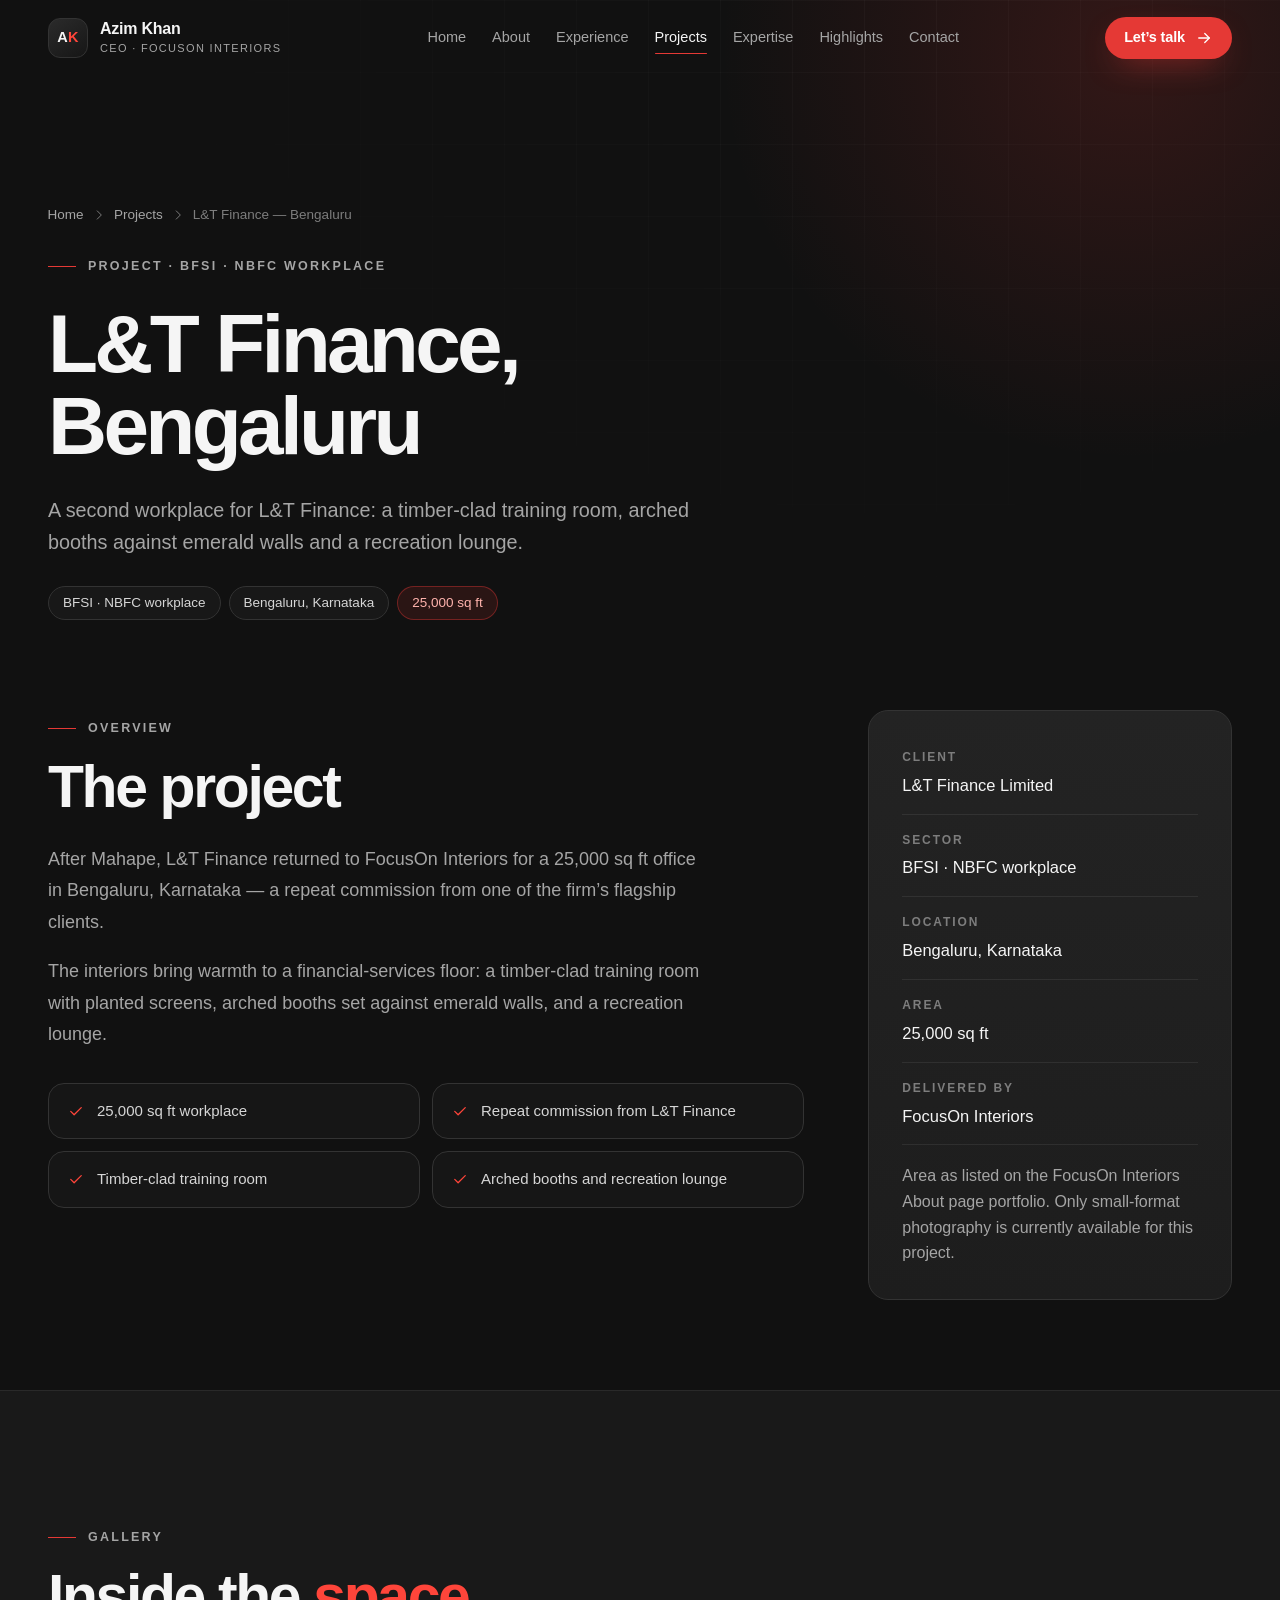
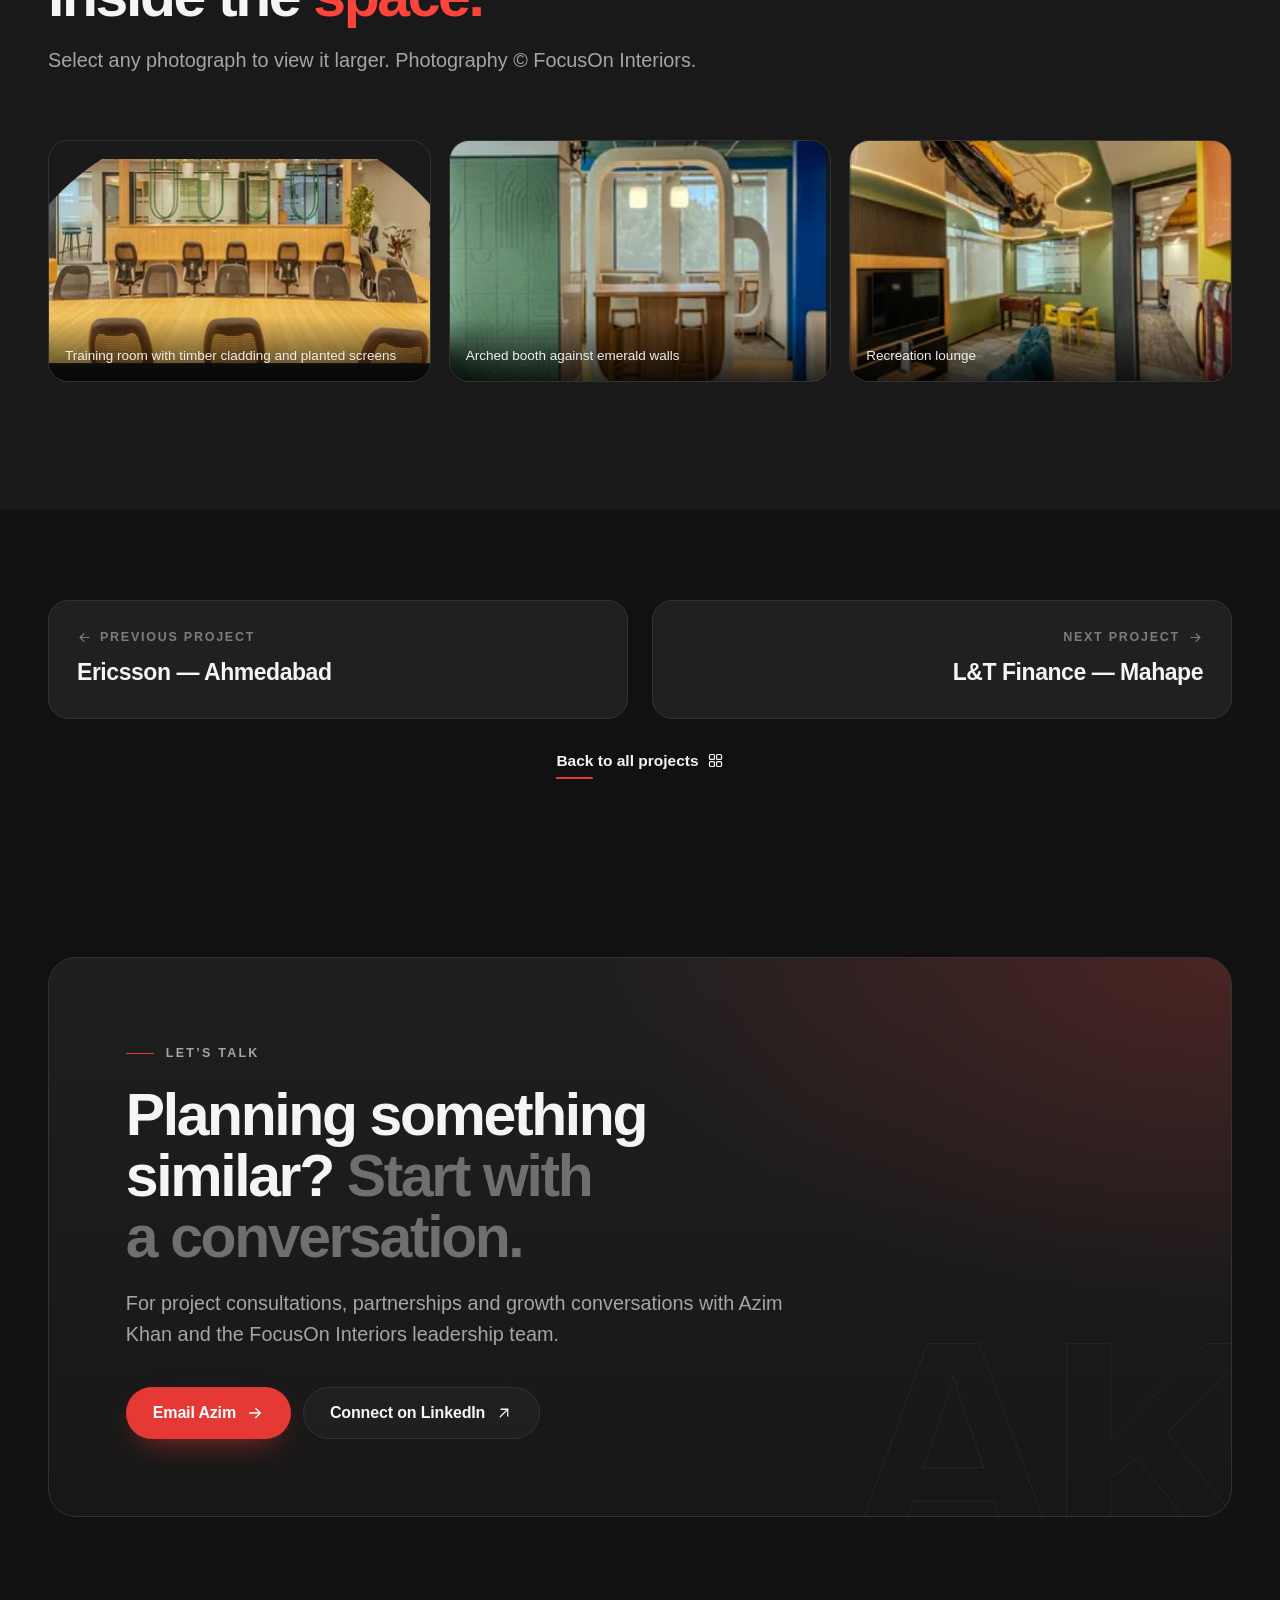
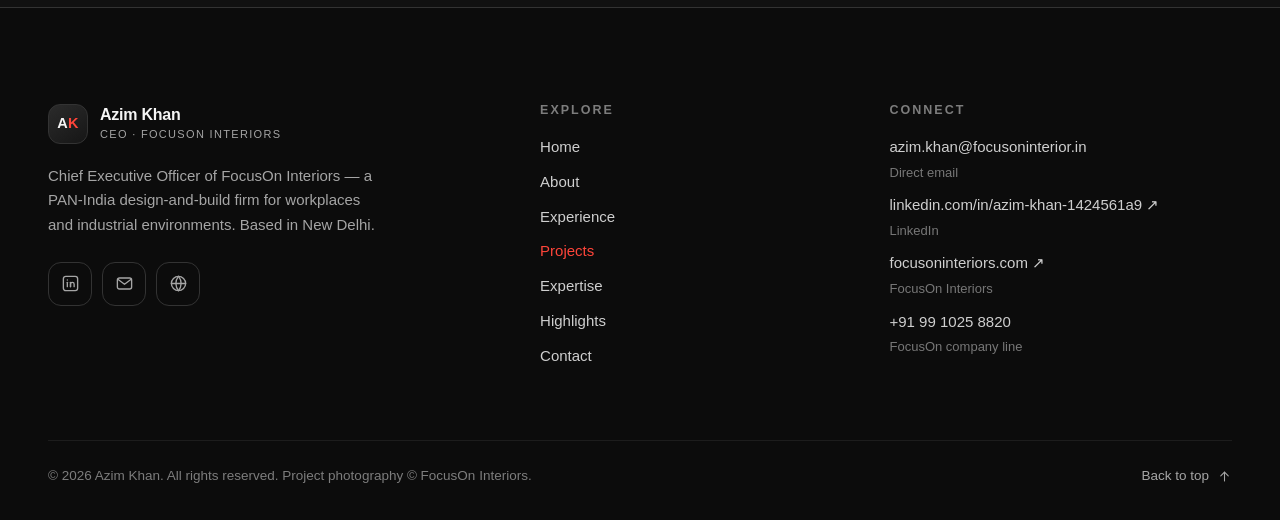
<file: project-lt-finance-bengaluru.html>
<!doctype html>
<html lang="en-IN">
<head>
  <meta charset="utf-8">
  <meta name="viewport" content="width=device-width, initial-scale=1, viewport-fit=cover">
  <title>L&amp;T Finance, Bengaluru — FocusOn Interiors Project · Azim Khan</title>
  <meta name="description" content="L&amp;T Finance, Bengaluru: 25,000 sq ft bfsi · nbfc workplace project in Bengaluru, Karnataka delivered by FocusOn Interiors. A second workplace for L&amp;T Finance: a timber-clad training room, arched booths against emerald walls and a recreation lounge.">
  <meta name="author" content="Azim Khan">
  <meta name="robots" content="index, follow">
  <meta name="theme-color" content="#111111">
  <meta name="color-scheme" content="dark">
  <meta property="og:type" content="website">
  <meta property="og:site_name" content="Azim Khan">
  <meta property="og:locale" content="en_IN">
  <meta property="og:title" content="L&amp;T Finance, Bengaluru — FocusOn Interiors Project · Azim Khan">
  <meta property="og:description" content="L&amp;T Finance, Bengaluru: 25,000 sq ft bfsi · nbfc workplace project in Bengaluru, Karnataka delivered by FocusOn Interiors. A second workplace for L&amp;T Finance: a timber-clad training room, arched booths against emerald walls and a recreation lounge.">
  <meta property="og:image" content="assets/images/azim-khan-og.jpg">
  <meta property="og:image:width" content="1200">
  <meta property="og:image:height" content="630">
  <meta property="og:image:alt" content="Azim Khan, Chief Executive Officer, FocusOn Interiors">
  <meta name="twitter:card" content="summary_large_image">
  <meta name="twitter:title" content="L&amp;T Finance, Bengaluru — FocusOn Interiors Project · Azim Khan">
  <meta name="twitter:description" content="L&amp;T Finance, Bengaluru: 25,000 sq ft bfsi · nbfc workplace project in Bengaluru, Karnataka delivered by FocusOn Interiors. A second workplace for L&amp;T Finance: a timber-clad training room, arched booths against emerald walls and a recreation lounge.">
  <meta name="twitter:image" content="assets/images/azim-khan-og.jpg">
  <link rel="icon" type="image/svg+xml" href="data:image/svg+xml,%3Csvg xmlns='http://www.w3.org/2000/svg' viewBox='0 0 64 64'%3E%3Crect width='64' height='64' rx='16' fill='%23111111'/%3E%3Crect x='1' y='1' width='62' height='62' rx='15' fill='none' stroke='%23333333' stroke-width='2'/%3E%3Ctext x='32' y='42' text-anchor='middle' font-family='Helvetica,Arial,sans-serif' font-size='25' font-weight='700' fill='%23F5F5F5'%3EA%3Ctspan fill='%23FF453A'%3EK%3C/tspan%3E%3C/text%3E%3C/svg%3E">
  <link rel="apple-touch-icon" href="assets/images/apple-touch-icon.png">
  <script>document.documentElement.classList.add('js');</script>
  <style>
/* ====== Shared design system (replicated in every page by design) ====== */
/* ==========================================================
   Design tokens — keep identical across every page
   ========================================================== */
:root{
  --bg:#111111; --bg-2:#191919; --card:#202020; --card-2:#262626;
  --red:#E53935; --red-hi:#FF453A; --red-soft:rgba(229,57,53,.12);
  --text:#F5F5F5; --muted:#A5A5A5; --border:#333333; --border-soft:rgba(255,255,255,.07);
  --radius-sm:12px; --radius:20px; --radius-lg:28px;
  --maxw:1240px; --gutter:clamp(20px,5vw,48px); --header-h:76px;
  --ease:cubic-bezier(.22,1,.36,1);
  --font:-apple-system,BlinkMacSystemFont,"SF Pro Display","SF Pro Text","Segoe UI Variable","Segoe UI",Inter,Roboto,"Helvetica Neue",Arial,sans-serif;
}
*,*::before,*::after{box-sizing:border-box}
html{-webkit-text-size-adjust:100%;text-size-adjust:100%;scroll-behavior:smooth;scroll-padding-top:calc(var(--header-h) + 20px);background:var(--bg)}
body{margin:0;min-height:100vh;background:var(--bg);color:var(--text);font-family:var(--font);font-size:17px;line-height:1.65;-webkit-font-smoothing:antialiased;-moz-osx-font-smoothing:grayscale;overflow-x:hidden;text-rendering:optimizeLegibility}
body.menu-open{overflow:hidden}
img{max-width:100%;height:auto;display:block}
a{color:inherit;text-decoration:none}
button{font:inherit;color:inherit}
p{margin:0}
figure,blockquote{margin:0}
ul,ol{margin:0;padding:0;list-style:none}
::selection{background:var(--red);color:#fff}
:focus-visible{outline:2px solid var(--red-hi);outline-offset:3px;border-radius:8px}
.skip-link{position:fixed;left:16px;top:-80px;z-index:400;background:var(--red);color:#fff;padding:12px 18px;border-radius:12px;font-weight:600;transition:top .25s var(--ease)}
.skip-link:focus{top:16px}
.sr-only{position:absolute!important;width:1px;height:1px;padding:0;margin:-1px;overflow:hidden;clip:rect(0,0,0,0);white-space:nowrap;border:0}

/* ---------- layout ---------- */
.container{width:min(100% - 2*var(--gutter),var(--maxw));margin-inline:auto}
.section{position:relative;padding-block:clamp(80px,10vw,140px)}
.section--tight{padding-block:clamp(56px,7vw,96px)}
.section--alt{background:var(--bg-2)}
.section--line{border-top:1px solid var(--border-soft)}
.grid{display:grid;gap:clamp(16px,2vw,24px)}
.grid-2{grid-template-columns:repeat(2,minmax(0,1fr))}
.grid-3{grid-template-columns:repeat(3,minmax(0,1fr))}
.grid-4{grid-template-columns:repeat(4,minmax(0,1fr))}
.split{display:grid;grid-template-columns:minmax(0,1fr) minmax(0,1fr);gap:clamp(40px,6vw,96px);align-items:center}
.stack>*+*{margin-top:18px}

/* ---------- typography ---------- */
h1,h2,h3,h4{margin:0;font-weight:650;letter-spacing:-.025em;line-height:1.08;text-wrap:balance}
.eyebrow{display:inline-flex;align-items:center;gap:12px;font-size:12.5px;font-weight:600;letter-spacing:.18em;text-transform:uppercase;color:var(--muted)}
.eyebrow::before{content:"";width:28px;height:1px;background:var(--red)}
.display{font-size:clamp(48px,8vw,112px);font-weight:700;letter-spacing:-.05em;line-height:.95}
.h1{font-size:clamp(42px,6.4vw,88px);font-weight:700;letter-spacing:-.045em;line-height:1}
.h2{font-size:clamp(34px,4.6vw,60px);letter-spacing:-.04em;line-height:1.04}
.h3{font-size:clamp(21px,1.9vw,25px);letter-spacing:-.02em;line-height:1.2}
.lead{font-size:clamp(18px,1.55vw,21px);line-height:1.6;color:var(--muted);max-width:62ch}
.body-copy{color:var(--muted);max-width:66ch}
.body-copy strong,.lead strong{color:var(--text);font-weight:600}
.accent{color:var(--red-hi)}
.dim{color:#6f6f6f}
.grad{background:linear-gradient(180deg,#ffffff 0%,#b9b9b9 100%);-webkit-background-clip:text;background-clip:text;color:transparent}
.grad-red{background:linear-gradient(100deg,#ff6b5f 0%,#e53935 60%,#b72b28 100%);-webkit-background-clip:text;background-clip:text;color:transparent}
.section-head{display:flex;align-items:flex-end;justify-content:space-between;gap:32px;margin-bottom:clamp(40px,5vw,64px)}
.section-head>div{max-width:760px}
.section-head .h2{margin-top:18px}
.section-head .lead{margin-top:18px}
.source{font-size:13px;color:#7d7d7d;line-height:1.5}
.source a{color:var(--muted);border-bottom:1px solid #444;transition:color .2s,border-color .2s}
.source a:hover{color:var(--text);border-color:var(--red)}

/* ---------- buttons & links ---------- */
.btn-row{display:flex;flex-wrap:wrap;gap:12px;align-items:center}
.btn{position:relative;display:inline-flex;align-items:center;justify-content:center;gap:10px;min-height:52px;padding:0 26px;border-radius:999px;border:1px solid transparent;font-size:16px;font-weight:600;letter-spacing:-.01em;cursor:pointer;white-space:nowrap;transition:transform .4s var(--ease),background-color .3s,border-color .3s,box-shadow .4s var(--ease),color .3s}
.btn svg{width:18px;height:18px;flex:none;transition:transform .4s var(--ease)}
.btn:hover svg{transform:translateX(3px)}
.btn--primary{background:var(--red);color:#fff;box-shadow:0 12px 32px -14px rgba(229,57,53,.75)}
.btn--primary:hover{background:var(--red-hi);transform:translateY(-2px);box-shadow:0 20px 44px -16px rgba(255,69,58,.75)}
.btn--ghost{background:rgba(255,255,255,.03);border-color:var(--border);color:var(--text)}
.btn--ghost:hover{background:rgba(255,255,255,.07);border-color:#555;transform:translateY(-2px)}
.btn--sm{min-height:42px;padding:0 18px;font-size:14.5px}
.link-arrow{position:relative;display:inline-flex;align-items:center;gap:8px;font-weight:600;font-size:15.5px;color:var(--text);padding-bottom:5px}
.link-arrow svg{width:17px;height:17px;transition:transform .4s var(--ease)}
.link-arrow::after{content:"";position:absolute;left:0;right:0;bottom:0;height:1.5px;background:var(--red);transform:scaleX(.22);transform-origin:left;transition:transform .5s var(--ease)}
.link-arrow:hover::after,.link-arrow:focus-visible::after{transform:scaleX(1)}
.link-arrow:hover svg{transform:translateX(3px)}
.text-link{color:var(--text);background:linear-gradient(var(--red),var(--red)) 0 100%/0 1.5px no-repeat;transition:background-size .45s var(--ease)}
.text-link:hover{background-size:100% 1.5px}

/* ---------- chips & icons ---------- */
.chip{display:inline-flex;align-items:center;gap:8px;padding:7px 14px;border-radius:999px;border:1px solid var(--border);background:rgba(255,255,255,.03);font-size:13.5px;color:#d6d6d6;line-height:1.3}
.chip--red{border-color:rgba(229,57,53,.4);background:var(--red-soft);color:#ffb3ad}
.chip-row{display:flex;flex-wrap:wrap;gap:8px}
.icon{width:50px;height:50px;flex:none;border-radius:15px;display:grid;place-items:center;background:var(--red-soft);border:1px solid rgba(229,57,53,.28);color:var(--red-hi);transition:transform .5s var(--ease),background-color .3s}
.icon svg{width:23px;height:23px}

/* ---------- cards ---------- */
.card{position:relative;overflow:hidden;background:linear-gradient(180deg,#232323 0%,#1d1d1d 100%);border:1px solid var(--border);border-radius:var(--radius);padding:clamp(24px,2.6vw,34px);transition:transform .55s var(--ease),border-color .4s,box-shadow .55s var(--ease)}
.card::before{content:"";position:absolute;inset:0 0 auto 0;height:1px;background:linear-gradient(90deg,transparent,rgba(255,69,58,.75),transparent);opacity:0;transition:opacity .45s}
.card:hover{transform:translateY(-4px);border-color:#474747;box-shadow:0 30px 60px -34px rgba(0,0,0,.9)}
.card:hover::before{opacity:1}
.card:hover .icon{transform:translateY(-2px) scale(1.04);background:rgba(229,57,53,.18)}
.card h3{margin-top:22px}
.card p{margin-top:12px;color:var(--muted);font-size:16px;line-height:1.6}
.card .num{font-size:13px;font-weight:600;letter-spacing:.14em;color:#7a7a7a}
.card--flat:hover{transform:none}
.quote-card{display:flex;flex-direction:column;gap:22px}
.quote-card blockquote{margin:0;font-size:clamp(18px,1.5vw,20px);line-height:1.55;color:#e9e9e9;letter-spacing:-.01em}
.quote-card .q-icon{width:34px;height:34px;color:var(--red-hi)}
.quote-card figcaption{margin-top:auto;padding-top:18px;border-top:1px solid var(--border-soft);display:flex;flex-direction:column;gap:3px;font-size:14.5px}
.quote-card figcaption strong{font-weight:600;color:var(--text)}
.quote-card figcaption span{color:var(--muted)}
.quote-card figure{margin:0}

/* ---------- media frames ---------- */
.frame{position:relative;overflow:hidden;border-radius:var(--radius-lg);border:1px solid var(--border);background:#1a1a1a}
.frame img{width:100%;height:100%;object-fit:cover;transition:transform 1.4s var(--ease)}
.frame:hover img{transform:scale(1.04)}
.frame figcaption,.frame .caption{position:absolute;left:16px;bottom:16px;right:16px;display:flex;justify-content:space-between;gap:12px;font-size:13px;color:#e6e6e6}
.frame .caption span{background:rgba(17,17,17,.72);backdrop-filter:blur(10px);-webkit-backdrop-filter:blur(10px);border:1px solid rgba(255,255,255,.08);padding:7px 12px;border-radius:999px}
.img-missing{display:grid;place-items:center;background:repeating-linear-gradient(135deg,#1c1c1c 0 12px,#202020 12px 24px)}
.img-missing img{opacity:0}
.img-missing::after{content:attr(data-fallback);position:absolute;inset:auto 0 50% 0;transform:translateY(50%);text-align:center;font-size:13px;color:#777;padding:0 16px}

/* ---------- project card (shared) ---------- */
.project-card{position:relative;display:flex;flex-direction:column;background:var(--card);border:1px solid var(--border);border-radius:var(--radius);overflow:hidden;transition:transform .6s var(--ease),border-color .4s,box-shadow .6s var(--ease)}
.project-card:hover{transform:translateY(-5px);border-color:#4a4a4a;box-shadow:0 36px 70px -40px rgba(0,0,0,.95)}
.project-media{position:relative;aspect-ratio:4/3;overflow:hidden;background:#1a1a1a}
.project-media img{width:100%;height:100%;object-fit:cover;transition:transform 1.3s var(--ease)}
.project-card:hover .project-media img{transform:scale(1.07)}
.project-media::after{content:"";position:absolute;inset:0;background:linear-gradient(180deg,rgba(0,0,0,0) 55%,rgba(0,0,0,.55) 100%);pointer-events:none}
.project-tag{position:absolute;z-index:2;left:16px;top:16px;padding:6px 12px;border-radius:999px;font-size:12px;font-weight:600;letter-spacing:.06em;text-transform:uppercase;background:rgba(17,17,17,.72);border:1px solid rgba(255,255,255,.1);backdrop-filter:blur(10px);-webkit-backdrop-filter:blur(10px)}
.project-area{position:absolute;z-index:2;right:16px;bottom:14px;font-size:13px;font-weight:600;color:#fff}
.project-body{display:flex;flex-direction:column;gap:10px;flex:1;padding:24px 26px 26px}
.project-body h3{font-size:clamp(20px,1.7vw,23px)}
.project-meta{display:flex;flex-wrap:wrap;gap:4px 14px;font-size:14px;color:var(--muted)}
.project-meta span{display:inline-flex;align-items:center;gap:6px}
.project-meta svg{width:15px;height:15px;color:#7d7d7d}
.project-body p{color:var(--muted);font-size:15.5px;line-height:1.6}
.project-body .link-arrow{margin-top:auto;padding-top:10px;align-self:flex-start}
.project-link::before{content:"";position:absolute;inset:0;z-index:3}

/* ---------- header ---------- */
.site-header{position:fixed;inset:0 0 auto 0;z-index:100;height:var(--header-h);border-bottom:1px solid transparent;transition:background-color .45s var(--ease),border-color .45s,backdrop-filter .45s}
.site-header.is-scrolled,.menu-open .site-header{background:rgba(17,17,17,.8);-webkit-backdrop-filter:saturate(170%) blur(18px);backdrop-filter:saturate(170%) blur(18px);border-bottom-color:var(--border-soft)}
.header-inner{height:100%;display:flex;align-items:center;justify-content:space-between;gap:24px}
.brand{display:inline-flex;align-items:center;gap:12px;flex:none;border-radius:12px}
.brand-mark{width:40px;height:40px;border-radius:12px;display:flex;align-items:center;justify-content:center;background:linear-gradient(145deg,#2b2b2b,#161616);border:1px solid var(--border);font-weight:700;font-size:14.5px;letter-spacing:.02em;transition:border-color .3s,transform .5s var(--ease)}
.brand-mark span{color:var(--red-hi)}
.brand:hover .brand-mark{border-color:var(--red);transform:rotate(-4deg)}
.brand-text{display:flex;flex-direction:column;line-height:1.15}
.brand-text strong{font-size:16px;font-weight:650;letter-spacing:-.015em}
.brand-text small{font-size:11px;color:var(--muted);letter-spacing:.12em;text-transform:uppercase;margin-top:3px}
.nav{display:flex;align-items:center;gap:2px}
.nav a{position:relative;padding:10px 12px;border-radius:10px;font-size:14.5px;font-weight:500;color:var(--muted);transition:color .25s}
.nav a::after{content:"";position:absolute;left:12px;right:12px;bottom:5px;height:1.5px;border-radius:2px;background:var(--red);transform:scaleX(0);transform-origin:left;transition:transform .45s var(--ease)}
.nav a:hover,.nav a[aria-current="page"]{color:var(--text)}
.nav a:hover::after,.nav a:focus-visible::after,.nav a[aria-current="page"]::after{transform:scaleX(1)}
.header-actions{display:flex;align-items:center;gap:10px}
.menu-toggle{display:none;position:relative;width:46px;height:46px;border-radius:13px;border:1px solid var(--border);background:rgba(255,255,255,.04);cursor:pointer;transition:border-color .3s,background-color .3s}
.menu-toggle:hover{border-color:#555}
.menu-toggle span{position:absolute;left:13px;right:13px;height:1.7px;border-radius:2px;background:var(--text);transition:transform .5s var(--ease),top .5s var(--ease),width .5s var(--ease)}
.menu-toggle span:nth-child(1){top:18px}
.menu-toggle span:nth-child(2){top:26px;right:19px}
.menu-toggle[aria-expanded="true"] span:nth-child(1){top:22px;transform:rotate(45deg)}
.menu-toggle[aria-expanded="true"] span:nth-child(2){top:22px;right:13px;transform:rotate(-45deg)}
.mobile-menu{position:fixed;inset:0;z-index:99;display:flex;flex-direction:column;justify-content:space-between;gap:32px;padding:calc(var(--header-h) + 24px) var(--gutter) max(32px,env(safe-area-inset-bottom));background:rgba(13,13,13,.97);-webkit-backdrop-filter:blur(22px);backdrop-filter:blur(22px);overflow-y:auto;opacity:0;visibility:hidden;transition:opacity .45s var(--ease),visibility 0s linear .45s}
.mobile-menu.is-open{opacity:1;visibility:visible;transition:opacity .45s var(--ease),visibility 0s}
.mobile-menu nav a{display:flex;align-items:baseline;justify-content:space-between;gap:16px;padding:14px 4px;border-bottom:1px solid var(--border);font-size:clamp(28px,7.4vw,42px);font-weight:650;letter-spacing:-.035em;line-height:1.15;opacity:0;transform:translateY(18px);transition:opacity .5s var(--ease),transform .6s var(--ease),color .25s;transition-delay:calc(var(--i,0)*45ms)}
.mobile-menu nav a small{font-size:13px;font-weight:500;letter-spacing:.08em;color:#6d6d6d}
.mobile-menu nav a:hover,.mobile-menu nav a[aria-current="page"]{color:var(--red-hi)}
.mobile-menu.is-open nav a{opacity:1;transform:none}
.mobile-menu-foot{display:flex;flex-direction:column;gap:14px;font-size:15px;color:var(--muted)}
.mobile-menu-foot a{color:var(--text)}

/* ---------- page hero (inner pages) ---------- */
.page-hero{position:relative;overflow:hidden;padding-top:calc(var(--header-h) + clamp(64px,10vw,132px));padding-bottom:clamp(56px,7vw,100px)}
.page-hero::before{content:"";position:absolute;width:820px;height:820px;right:-260px;top:-360px;border-radius:50%;background:radial-gradient(closest-side,rgba(229,57,53,.16),rgba(229,57,53,0));pointer-events:none}
.page-hero::after{content:"";position:absolute;inset:0;background-image:linear-gradient(rgba(255,255,255,.028) 1px,transparent 1px),linear-gradient(90deg,rgba(255,255,255,.028) 1px,transparent 1px);background-size:72px 72px;-webkit-mask-image:radial-gradient(ellipse at 70% 0%,#000 0%,transparent 65%);mask-image:radial-gradient(ellipse at 70% 0%,#000 0%,transparent 65%);pointer-events:none}
.page-hero .container{position:relative;z-index:1}
.page-hero .h1{margin-top:26px;max-width:16ch}
.page-hero .lead{margin-top:28px}
.crumbs{display:flex;flex-wrap:wrap;align-items:center;gap:8px;font-size:13.5px;color:#7d7d7d;margin-bottom:22px}
.crumbs a{color:var(--muted);transition:color .2s}
.crumbs a:hover{color:var(--text)}
.crumbs svg{width:14px;height:14px}

/* ---------- reveal system ---------- */
.reveal-line{display:block;overflow:hidden;padding-bottom:.06em;margin-bottom:-.06em}
.reveal-line>span{display:block}
.js .reveal-line>span{transform:translateY(108%);transition:transform 1.15s var(--ease);transition-delay:var(--d,0s);animation:failsafe-show 0s linear 6s forwards}
.js .hero-fade{opacity:0;transform:translateY(18px);transition:opacity 1s var(--ease),transform 1s var(--ease);transition-delay:var(--d,0s);animation:failsafe-show 0s linear 6s forwards}
.is-ready .reveal-line>span,.is-ready .hero-fade{transform:none;opacity:1}
.js [data-reveal]{opacity:0;transform:translateY(30px);transition:opacity .95s var(--ease),transform .95s var(--ease);transition-delay:var(--d,0s)}
.js [data-reveal="fade"]{transform:none}
.js [data-reveal="scale"]{transform:scale(.96)}
.js [data-reveal].is-in{opacity:1;transform:none}
@keyframes failsafe-show{to{opacity:1;transform:none}}

/* ---------- CTA band ---------- */
.cta-card{position:relative;overflow:hidden;border-radius:var(--radius-lg);border:1px solid var(--border);background:radial-gradient(120% 140% at 100% 0%,rgba(229,57,53,.22) 0%,rgba(229,57,53,0) 45%),linear-gradient(180deg,#1f1f1f,#171717);padding:clamp(36px,6vw,80px)}
.cta-card::after{content:"AK";position:absolute;right:-.06em;bottom:-.28em;font-size:clamp(160px,24vw,340px);font-weight:800;letter-spacing:-.06em;line-height:1;color:transparent;-webkit-text-stroke:1px rgba(255,255,255,.06);pointer-events:none}
.cta-card>*{position:relative;z-index:1}
.cta-card .h2{margin-top:20px;max-width:21ch;hyphens:manual}
.cta-card .lead{margin-top:20px}
.cta-card .btn-row{margin-top:36px}

/* ---------- footer ---------- */
.site-footer{position:relative;border-top:1px solid var(--border);background:#0c0c0c;padding:clamp(64px,8vw,96px) 0 32px;font-size:15px}
.footer-top{display:grid;grid-template-columns:1.5fr 1fr 1.2fr;gap:clamp(32px,5vw,72px)}
.footer-brand p{margin-top:20px;color:var(--muted);max-width:40ch;line-height:1.65}
.footer-social{display:flex;gap:10px;margin-top:24px}
.footer-social a{width:44px;height:44px;border-radius:13px;display:grid;place-items:center;border:1px solid var(--border);color:var(--muted);transition:color .25s,border-color .25s,transform .4s var(--ease)}
.footer-social a:hover{color:var(--text);border-color:var(--red);transform:translateY(-2px)}
.footer-social svg{width:19px;height:19px}
.footer-col h2{font-size:12.5px;font-weight:600;letter-spacing:.16em;text-transform:uppercase;color:#7d7d7d;margin-bottom:18px}
.footer-col li+li{margin-top:10px}
.footer-col a{color:#cfcfcf;transition:color .2s}
.footer-col a:hover,.footer-col a[aria-current="page"]{color:var(--text)}
.footer-col a[aria-current="page"]{color:var(--red-hi)}
.footer-col .small{display:block;font-size:13px;color:#777;margin-top:2px}
.footer-bottom{margin-top:clamp(48px,6vw,72px);padding-top:24px;border-top:1px solid var(--border-soft);display:flex;flex-wrap:wrap;justify-content:space-between;align-items:center;gap:12px 24px;font-size:13.5px;color:#7d7d7d}
.to-top{display:inline-flex;align-items:center;gap:8px;color:var(--muted);transition:color .2s}
.to-top:hover{color:var(--text)}
.to-top svg{width:15px;height:15px;transform:rotate(-90deg)}

/* ---------- toast ---------- */
.toast{position:fixed;left:50%;bottom:max(24px,env(safe-area-inset-bottom));z-index:250;transform:translate(-50%,20px);opacity:0;pointer-events:none;background:#262626;border:1px solid #3d3d3d;color:var(--text);padding:12px 18px;border-radius:999px;font-size:14.5px;display:flex;align-items:center;gap:10px;box-shadow:0 20px 40px -20px #000;transition:opacity .35s var(--ease),transform .45s var(--ease)}
.toast svg{width:17px;height:17px;color:#57d18a}
.toast.is-show{opacity:1;transform:translate(-50%,0)}

/* ---------- responsive (shared) ---------- */
@media (max-width:1120px){
  .nav,.header-cta{display:none}
  .menu-toggle{display:block}
}
@media (max-width:1024px){
  .grid-4{grid-template-columns:repeat(2,minmax(0,1fr))}
  .grid-3{grid-template-columns:repeat(2,minmax(0,1fr))}
  .footer-top{grid-template-columns:1fr 1fr}
  .footer-brand{grid-column:1/-1}
}
@media (max-width:860px){
  .split{grid-template-columns:1fr}
  .section-head{flex-direction:column;align-items:flex-start}
}
@media (max-width:640px){
  body{font-size:16px}
  .grid-2,.grid-3,.grid-4{grid-template-columns:1fr}
  .btn{width:100%}
  .btn-row{flex-direction:column;align-items:stretch}
  .footer-top{grid-template-columns:1fr}
  .brand-text small{display:none}
  :root{--header-h:68px}
}
@media (max-width:360px){
  .brand-text strong{font-size:15px}
  .display{font-size:44px}
}
@media (hover:none){
  .card:hover,.project-card:hover{transform:none}
}
@media (prefers-reduced-motion:reduce){
  html{scroll-behavior:auto}
  *,*::before,*::after{animation-duration:.001ms!important;animation-iteration-count:1!important;transition-duration:.001ms!important;transition-delay:0s!important}
  .js [data-reveal],.js .reveal-line>span,.js .hero-fade{opacity:1;transform:none}
}
@media print{
  .site-header,.mobile-menu,.cta-section,.toast{display:none!important}
  body{background:#fff;color:#000}
}

/* ====== Page-specific styles ====== */
.pd-hero-img{margin-top:clamp(40px,5vw,64px);aspect-ratio:16/8;border-radius:var(--radius-lg)}
.pd-hero-img img{object-position:center}
.pd-chips{margin-top:28px}
.pd{display:grid;grid-template-columns:minmax(0,1.35fr) minmax(0,.65fr);gap:clamp(36px,5vw,80px);align-items:start}
.pd .body-copy{font-size:18px;line-height:1.75}
.pd .body-copy+.body-copy{margin-top:18px}
.pd-points{margin-top:32px;display:grid;grid-template-columns:repeat(2,minmax(0,1fr));gap:12px}
.pd-points li{display:flex;gap:12px;align-items:flex-start;padding:16px 18px;border-radius:16px;border:1px solid var(--border);background:rgba(255,255,255,.02);font-size:15px;color:#d6d6d6;line-height:1.5}
.pd-points svg{width:18px;height:18px;flex:none;color:var(--red-hi);margin-top:2px}
.spec{position:sticky;top:calc(var(--header-h) + 28px)}
.spec dl{margin:0;display:grid}
.spec dl div{padding:16px 0;border-bottom:1px solid var(--border-soft)}
.spec dl div:first-child{padding-top:4px}
.spec dt{font-size:12px;font-weight:600;letter-spacing:.16em;text-transform:uppercase;color:#7d7d7d}
.spec dd{margin:6px 0 0;font-size:16.5px;font-weight:500;line-height:1.45}
.spec .source{margin-top:18px}
.gallery{display:grid;grid-template-columns:repeat(6,minmax(0,1fr));gap:clamp(12px,1.6vw,18px)}
.g-item{grid-column:span 2;position:relative;display:block;width:100%;padding:0;border:1px solid var(--border);border-radius:var(--radius);overflow:hidden;background:#1a1a1a;cursor:zoom-in;aspect-ratio:4/3}
.g-item.g-big{grid-column:span 3;aspect-ratio:16/10}
.g-item.g-full{grid-column:1/-1;aspect-ratio:21/9}
.g-item img{width:100%;height:100%;object-fit:cover;transition:transform 1.2s var(--ease),filter .6s}
.g-item:hover img{transform:scale(1.06)}
.g-item .zoom{position:absolute;right:12px;top:12px;width:40px;height:40px;border-radius:12px;display:grid;place-items:center;background:rgba(17,17,17,.7);border:1px solid rgba(255,255,255,.12);opacity:0;transform:scale(.9);transition:opacity .3s,transform .4s var(--ease)}
.g-item .zoom svg{width:18px;height:18px}
.g-item:hover .zoom,.g-item:focus-visible .zoom{opacity:1;transform:none}
.g-item figcaption{position:absolute;left:0;right:0;bottom:0;padding:28px 16px 14px;font-size:13.5px;text-align:left;color:#eee;background:linear-gradient(180deg,transparent,rgba(0,0,0,.75))}
.gallery--small .g-item{grid-column:span 2;aspect-ratio:auto}
.gallery--small .g-item img{height:auto;max-height:240px}
.pager{display:grid;grid-template-columns:1fr 1fr;gap:clamp(12px,2vw,24px)}
.pager a{display:flex;flex-direction:column;gap:6px;padding:26px 28px;border-radius:var(--radius);border:1px solid var(--border);background:var(--card);transition:border-color .3s,transform .5s var(--ease)}
.pager a:hover{border-color:#4a4a4a;transform:translateY(-3px)}
.pager span{font-size:12.5px;font-weight:600;letter-spacing:.14em;text-transform:uppercase;color:#7d7d7d;display:inline-flex;align-items:center;gap:8px}
.pager span svg{width:15px;height:15px}
.pager strong{font-size:clamp(19px,1.8vw,23px);font-weight:650;letter-spacing:-.02em}
.pager .next{text-align:right;align-items:flex-end}
/* lightbox */
.lightbox{position:fixed;inset:0;z-index:260;display:grid;grid-template-rows:auto 1fr auto;background:rgba(8,8,8,.96);opacity:0;visibility:hidden;transition:opacity .35s var(--ease),visibility 0s linear .35s}
.lightbox.is-open{opacity:1;visibility:visible;transition:opacity .35s var(--ease),visibility 0s}
.lb-bar{display:flex;justify-content:space-between;align-items:center;gap:16px;padding:16px var(--gutter);font-size:14px;color:var(--muted)}
.lb-stage{position:relative;display:grid;place-items:center;padding:0 clamp(60px,8vw,110px);min-height:0}
.lb-stage img{max-width:100%;max-height:calc(100vh - 170px);width:auto;height:auto;border-radius:14px;box-shadow:0 40px 80px -30px #000;transition:opacity .25s}
.lb-caption{padding:16px var(--gutter) max(22px,env(safe-area-inset-bottom));text-align:center;color:#ddd;font-size:15px}
.lb-btn{width:48px;height:48px;border-radius:50%;display:grid;place-items:center;border:1px solid #3a3a3a;background:rgba(30,30,30,.85);color:var(--text);cursor:pointer;transition:border-color .25s,background-color .25s}
.lb-btn:hover{border-color:var(--red);background:#222}
.lb-btn svg{width:20px;height:20px}
.lb-prev,.lb-next{position:absolute;top:50%;transform:translateY(-50%)}
.lb-prev{left:clamp(8px,2vw,28px)}
.lb-next{right:clamp(8px,2vw,28px)}
@media (max-width:960px){.pd{grid-template-columns:1fr}.spec{position:relative;top:0}}
@media (max-width:760px){.gallery .g-item{grid-column:1/-1;aspect-ratio:4/3}.gallery--small .g-item{aspect-ratio:auto!important}.gallery--small .g-item img{max-height:none}.pd-points{grid-template-columns:1fr}.pd-hero-img{aspect-ratio:4/3}.pager{grid-template-columns:1fr}.pager .next{text-align:left;align-items:flex-start}.lb-stage{padding:0 12px}.lb-prev,.lb-next{top:auto;bottom:-64px;transform:none}.lb-prev{left:calc(50% - 60px)}.lb-next{right:calc(50% - 60px)}.lb-caption{padding-top:76px}}

  </style>
</head>
<body>

  <a class="skip-link" href="#main">Skip to content</a>
  <header class="site-header" id="top">
    <div class="container header-inner">
      <a class="brand" href="index.html" aria-label="Azim Khan — home">
        <span class="brand-mark" aria-hidden="true">A<span>K</span></span>
        <span class="brand-text"><strong>Azim Khan</strong><small>CEO · FocusOn Interiors</small></span>
      </a>
      <nav class="nav" aria-label="Main navigation">
          <a href="index.html">Home</a>
          <a href="about.html">About</a>
          <a href="experience.html">Experience</a>
          <a href="projects.html" aria-current="page">Projects</a>
          <a href="expertise.html">Expertise</a>
          <a href="highlights.html">Highlights</a>
          <a href="contact.html">Contact</a>
      </nav>
      <div class="header-actions">
        <a class="btn btn--primary btn--sm header-cta" href="contact.html">Let’s talk <svg viewBox="0 0 24 24" fill="none" stroke="currentColor" stroke-width="1.7" stroke-linecap="round" stroke-linejoin="round" aria-hidden="true" focusable="false"><path d="M5 12h14"/><path d="m13 6 6 6-6 6"/></svg></a>
        <button class="menu-toggle" type="button" aria-label="Open navigation menu" aria-expanded="false" aria-controls="mobile-menu"><span></span><span></span></button>
      </div>
    </div>
  </header>
  <div class="mobile-menu" id="mobile-menu" aria-hidden="true" inert>
    <nav aria-label="Mobile navigation">
        <a href="index.html" style="--i:0">Home<small>01</small></a>
        <a href="about.html" style="--i:1">About<small>02</small></a>
        <a href="experience.html" style="--i:2">Experience<small>03</small></a>
        <a href="projects.html" style="--i:3" aria-current="page">Projects<small>04</small></a>
        <a href="expertise.html" style="--i:4">Expertise<small>05</small></a>
        <a href="highlights.html" style="--i:5">Highlights<small>06</small></a>
        <a href="contact.html" style="--i:6">Contact<small>07</small></a>
    </nav>
    <div class="mobile-menu-foot">
      <a href="mailto:azim.khan@focusoninterior.in">azim.khan@focusoninterior.in</a>
      <a href="https://in.linkedin.com/in/azim-khan-1424561a9" target="_blank" rel="noopener noreferrer">LinkedIn — Azim Khan ↗</a>
    </div>
  </div>

  <main id="main" tabindex="-1">

    <section class="page-hero" aria-labelledby="page-title">
      <div class="container">
        <nav class="crumbs hero-fade" aria-label="Breadcrumb"><a href="index.html">Home</a><svg viewBox="0 0 24 24" fill="none" stroke="currentColor" stroke-width="1.7" stroke-linecap="round" stroke-linejoin="round" aria-hidden="true" focusable="false"><path d="m9 5 7 7-7 7"/></svg><a href="projects.html">Projects</a><svg viewBox="0 0 24 24" fill="none" stroke="currentColor" stroke-width="1.7" stroke-linecap="round" stroke-linejoin="round" aria-hidden="true" focusable="false"><path d="m9 5 7 7-7 7"/></svg><span aria-current="page">L&amp;T Finance — Bengaluru</span></nav>
        <p class="eyebrow hero-fade" style="--d:.05s">Project · BFSI · NBFC workplace</p>
        <h1 class="h1" id="page-title"><span class="reveal-line"><span style="--d:.1s">L&amp;T Finance, Bengaluru</span></span></h1>
        <p class="lead hero-fade" style="--d:.3s">A second workplace for L&amp;T Finance: a timber-clad training room, arched booths against emerald walls and a recreation lounge.</p>
        <div class="chip-row pd-chips hero-fade" style="--d:.4s"><span class="chip">BFSI · NBFC workplace</span><span class="chip">Bengaluru, Karnataka</span><span class="chip chip--red">25,000 sq ft</span></div>
      </div>
    </section>

    <section class="section section--tight" aria-labelledby="ov-title" style="padding-top:0">
      <div class="container pd">
        <div>
          <p class="eyebrow" data-reveal>Overview</p>
          <h2 class="h2" id="ov-title" style="margin:18px 0 26px" data-reveal>The project</h2>
          <p class="body-copy" data-reveal>After Mahape, L&amp;T Finance returned to FocusOn Interiors for a 25,000 sq ft office in Bengaluru, Karnataka — a repeat commission from one of the firm’s flagship clients.</p><p class="body-copy" data-reveal>The interiors bring warmth to a financial-services floor: a timber-clad training room with planted screens, arched booths set against emerald walls, and a recreation lounge.</p>
          <ul class="pd-points" data-stagger="0.06"><li><svg viewBox="0 0 24 24" fill="none" stroke="currentColor" stroke-width="1.7" stroke-linecap="round" stroke-linejoin="round" aria-hidden="true" focusable="false"><path d="m5 12.5 4.5 4.5L19 7.5"/></svg><span>25,000 sq ft workplace</span></li><li><svg viewBox="0 0 24 24" fill="none" stroke="currentColor" stroke-width="1.7" stroke-linecap="round" stroke-linejoin="round" aria-hidden="true" focusable="false"><path d="m5 12.5 4.5 4.5L19 7.5"/></svg><span>Repeat commission from L&amp;T Finance</span></li><li><svg viewBox="0 0 24 24" fill="none" stroke="currentColor" stroke-width="1.7" stroke-linecap="round" stroke-linejoin="round" aria-hidden="true" focusable="false"><path d="m5 12.5 4.5 4.5L19 7.5"/></svg><span>Timber-clad training room</span></li><li><svg viewBox="0 0 24 24" fill="none" stroke="currentColor" stroke-width="1.7" stroke-linecap="round" stroke-linejoin="round" aria-hidden="true" focusable="false"><path d="m5 12.5 4.5 4.5L19 7.5"/></svg><span>Arched booths and recreation lounge</span></li></ul>
        </div>
        <aside class="card card--flat spec" aria-label="Project facts" data-reveal>
          <dl><div><dt>Client</dt><dd>L&amp;T Finance Limited</dd></div><div><dt>Sector</dt><dd>BFSI · NBFC workplace</dd></div><div><dt>Location</dt><dd>Bengaluru, Karnataka</dd></div><div><dt>Area</dt><dd>25,000 sq ft</dd></div><div><dt>Delivered by</dt><dd>FocusOn Interiors</dd></div></dl>
          <p class="source">Area as listed on the FocusOn Interiors About page portfolio. Only small-format photography is currently available for this project.</p>
        </aside>
      </div>
    </section>

    <section class="section section--alt section--line" aria-labelledby="gal-title">
      <div class="container">
        <div class="section-head">
          <div data-reveal>
            <p class="eyebrow">Gallery</p>
            <h2 class="h2" id="gal-title">Inside the <span class="accent">space.</span></h2>
            <p class="lead">Select any photograph to view it larger. Photography © FocusOn Interiors.</p>
          </div>
        </div>
        <div class="gallery gallery--small" data-stagger="0.06">
          <button class="g-item " type="button" data-full="assets/images/lt-blr-arch.webp" data-alt="Training room with timber cladding and planted screens" aria-label="Open image: Training room with timber cladding and planted screens">
            <img src="assets/images/lt-blr-arch.webp" width="380" height="204" alt="Training room with timber cladding and planted screens" loading="lazy" decoding="async">
            <span class="zoom" aria-hidden="true"><svg viewBox="0 0 24 24" fill="none" stroke="currentColor" stroke-width="1.7" stroke-linecap="round" stroke-linejoin="round" aria-hidden="true" focusable="false"><path d="M4 9V4h5"/><path d="M20 9V4h-5"/><path d="M4 15v5h5"/><path d="M20 15v5h-5"/></svg></span>
            <figcaption>Training room with timber cladding and planted screens</figcaption>
          </button>
          <button class="g-item " type="button" data-full="assets/images/lt-blr-a.webp" data-alt="Arched booth against emerald walls" aria-label="Open image: Arched booth against emerald walls">
            <img src="assets/images/lt-blr-a.webp" width="244" height="197" alt="Arched booth against emerald walls" loading="lazy" decoding="async">
            <span class="zoom" aria-hidden="true"><svg viewBox="0 0 24 24" fill="none" stroke="currentColor" stroke-width="1.7" stroke-linecap="round" stroke-linejoin="round" aria-hidden="true" focusable="false"><path d="M4 9V4h5"/><path d="M20 9V4h-5"/><path d="M4 15v5h5"/><path d="M20 15v5h-5"/></svg></span>
            <figcaption>Arched booth against emerald walls</figcaption>
          </button>
          <button class="g-item " type="button" data-full="assets/images/lt-blr-b.webp" data-alt="Recreation lounge" aria-label="Open image: Recreation lounge">
            <img src="assets/images/lt-blr-b.webp" width="242" height="197" alt="Recreation lounge" loading="lazy" decoding="async">
            <span class="zoom" aria-hidden="true"><svg viewBox="0 0 24 24" fill="none" stroke="currentColor" stroke-width="1.7" stroke-linecap="round" stroke-linejoin="round" aria-hidden="true" focusable="false"><path d="M4 9V4h5"/><path d="M20 9V4h-5"/><path d="M4 15v5h5"/><path d="M20 15v5h-5"/></svg></span>
            <figcaption>Recreation lounge</figcaption>
          </button>
        </div>
      </div>
    </section>

    <section class="section section--tight" aria-label="More projects">
      <div class="container">
        <nav class="pager" aria-label="Project navigation">
          <a href="project-ericsson-ahmedabad.html" data-reveal><span><svg viewBox="0 0 24 24" fill="none" stroke="currentColor" stroke-width="1.7" stroke-linecap="round" stroke-linejoin="round" aria-hidden="true" focusable="false"><path d="M19 12H5"/><path d="m11 18-6-6 6-6"/></svg> Previous project</span><strong>Ericsson — Ahmedabad</strong></a>
          <a class="next" href="project-lt-finance-mahape.html" data-reveal><span>Next project <svg viewBox="0 0 24 24" fill="none" stroke="currentColor" stroke-width="1.7" stroke-linecap="round" stroke-linejoin="round" aria-hidden="true" focusable="false"><path d="M5 12h14"/><path d="m13 6 6 6-6 6"/></svg></span><strong>L&amp;T Finance — Mahape</strong></a>
        </nav>
        <p style="margin-top:28px;text-align:center" data-reveal><a class="link-arrow" href="projects.html">Back to all projects <svg viewBox="0 0 24 24" fill="none" stroke="currentColor" stroke-width="1.7" stroke-linecap="round" stroke-linejoin="round" aria-hidden="true" focusable="false"><rect x="3.5" y="3.5" width="7" height="7" rx="1.5"/><rect x="13.5" y="3.5" width="7" height="7" rx="1.5"/><rect x="3.5" y="13.5" width="7" height="7" rx="1.5"/><rect x="13.5" y="13.5" width="7" height="7" rx="1.5"/></svg></a></p>
      </div>
    </section>

    <section class="section section--tight cta-section" aria-labelledby="cta-title">
      <div class="container">
        <div class="cta-card" data-reveal>
          <p class="eyebrow">Let’s talk</p>
          <h2 class="h2" id="cta-title">Planning something similar? <span class="dim">Start with a conversation.</span></h2>
          <p class="lead">For project consultations, partnerships and growth conversations with Azim Khan and the FocusOn Interiors leadership team.</p>
          <div class="btn-row">
            <a class="btn btn--primary" href="mailto:azim.khan@focusoninterior.in?subject=Enquiry%20for%20Azim%20Khan">Email Azim <svg viewBox="0 0 24 24" fill="none" stroke="currentColor" stroke-width="1.7" stroke-linecap="round" stroke-linejoin="round" aria-hidden="true" focusable="false"><path d="M5 12h14"/><path d="m13 6 6 6-6 6"/></svg></a>
            <a class="btn btn--ghost" href="https://in.linkedin.com/in/azim-khan-1424561a9" target="_blank" rel="noopener noreferrer">Connect on LinkedIn <svg viewBox="0 0 24 24" fill="none" stroke="currentColor" stroke-width="1.7" stroke-linecap="round" stroke-linejoin="round" aria-hidden="true" focusable="false"><path d="M7 17 17 7"/><path d="M8 7h9v9"/></svg></a>
          </div>
        </div>
      </div>
    </section>


    <div class="lightbox" id="lightbox" role="dialog" aria-modal="true" aria-label="Image viewer" aria-hidden="true" inert>
      <div class="lb-bar"><span class="lb-count">1 / 1</span><button class="lb-btn lb-close" type="button" aria-label="Close image viewer"><svg viewBox="0 0 24 24" fill="none" stroke="currentColor" stroke-width="1.7" stroke-linecap="round" stroke-linejoin="round" aria-hidden="true" focusable="false"><path d="M6 6l12 12M18 6 6 18"/></svg></button></div>
      <div class="lb-stage">
        <button class="lb-btn lb-prev" type="button" aria-label="Previous image"><svg viewBox="0 0 24 24" fill="none" stroke="currentColor" stroke-width="1.7" stroke-linecap="round" stroke-linejoin="round" aria-hidden="true" focusable="false"><path d="m15 5-7 7 7 7"/></svg></button>
        <img src="assets/images/lt-blr-arch.webp" alt="">
        <button class="lb-btn lb-next" type="button" aria-label="Next image"><svg viewBox="0 0 24 24" fill="none" stroke="currentColor" stroke-width="1.7" stroke-linecap="round" stroke-linejoin="round" aria-hidden="true" focusable="false"><path d="m9 5 7 7-7 7"/></svg></button>
      </div>
      <p class="lb-caption"></p>
    </div>
  </main>

  <footer class="site-footer">
    <div class="container">
      <div class="footer-top">
        <div class="footer-brand">
          <a class="brand" href="index.html" aria-label="Azim Khan — home">
            <span class="brand-mark" aria-hidden="true">A<span>K</span></span>
            <span class="brand-text"><strong>Azim Khan</strong><small>CEO · FocusOn Interiors</small></span>
          </a>
          <p>Chief Executive Officer of FocusOn Interiors — a PAN-India design-and-build firm for workplaces and industrial environments. Based in New Delhi.</p>
          <div class="footer-social">
            <a href="https://in.linkedin.com/in/azim-khan-1424561a9" target="_blank" rel="noopener noreferrer" aria-label="Azim Khan on LinkedIn (opens in a new tab)"><svg viewBox="0 0 24 24" fill="none" stroke="currentColor" stroke-width="1.7" stroke-linecap="round" stroke-linejoin="round" aria-hidden="true" focusable="false"><rect x="3" y="3" width="18" height="18" rx="3"/><path d="M8 10.5V16"/><path d="M8 7.6v.1"/><path d="M12 16v-3.2a2.3 2.3 0 0 1 4.6 0V16"/><path d="M12 10.5V16"/></svg></a>
            <a href="mailto:azim.khan@focusoninterior.in" aria-label="Email Azim Khan"><svg viewBox="0 0 24 24" fill="none" stroke="currentColor" stroke-width="1.7" stroke-linecap="round" stroke-linejoin="round" aria-hidden="true" focusable="false"><rect x="3" y="5" width="18" height="14" rx="2.5"/><path d="m4 7 8 6 8-6"/></svg></a>
            <a href="https://focusoninteriors.com/" target="_blank" rel="noopener noreferrer" aria-label="FocusOn Interiors website (opens in a new tab)"><svg viewBox="0 0 24 24" fill="none" stroke="currentColor" stroke-width="1.7" stroke-linecap="round" stroke-linejoin="round" aria-hidden="true" focusable="false"><circle cx="12" cy="12" r="9"/><path d="M3 12h18"/><path d="M12 3a14 14 0 0 1 0 18"/><path d="M12 3a14 14 0 0 0 0 18"/></svg></a>
          </div>
        </div>
        <nav class="footer-col" aria-label="Footer navigation">
          <h2>Explore</h2>
          <ul>
            <li><a href="index.html">Home</a></li>
            <li><a href="about.html">About</a></li>
            <li><a href="experience.html">Experience</a></li>
            <li><a href="projects.html" aria-current="page">Projects</a></li>
            <li><a href="expertise.html">Expertise</a></li>
            <li><a href="highlights.html">Highlights</a></li>
            <li><a href="contact.html">Contact</a></li>
          </ul>
        </nav>
        <div class="footer-col">
          <h2>Connect</h2>
          <ul>
            <li><a href="mailto:azim.khan@focusoninterior.in">azim.khan@focusoninterior.in</a><span class="small">Direct email</span></li>
            <li><a href="https://in.linkedin.com/in/azim-khan-1424561a9" target="_blank" rel="noopener noreferrer">linkedin.com/in/azim-khan-1424561a9 ↗</a><span class="small">LinkedIn</span></li>
            <li><a href="https://focusoninteriors.com/" target="_blank" rel="noopener noreferrer">focusoninteriors.com ↗</a><span class="small">FocusOn Interiors</span></li>
            <li><a href="tel:+919910258820">+91 99 1025 8820</a><span class="small">FocusOn company line</span></li>
          </ul>
        </div>
      </div>
      <div class="footer-bottom">
        <p>© <span data-year>2026</span> Azim Khan. All rights reserved. Project photography © FocusOn Interiors.</p>
        <a class="to-top" href="#top">Back to top <svg viewBox="0 0 24 24" fill="none" stroke="currentColor" stroke-width="1.7" stroke-linecap="round" stroke-linejoin="round" aria-hidden="true" focusable="false"><path d="M5 12h14"/><path d="m13 6 6 6-6 6"/></svg></a>
      </div>
    </div>
  </footer>
  <div class="toast" id="toast" role="status" aria-live="polite"><svg viewBox="0 0 24 24" fill="none" stroke="currentColor" stroke-width="1.7" stroke-linecap="round" stroke-linejoin="round" aria-hidden="true" focusable="false"><path d="m5 12.5 4.5 4.5L19 7.5"/></svg><span></span></div>

  <script>

/* Shared behaviour: header state, mobile menu, scroll reveals, image fallbacks, year. */
(function () {
  'use strict';
  var doc = document.documentElement;
  var reduceMotion = !!(window.matchMedia && window.matchMedia('(prefers-reduced-motion: reduce)').matches);

  /* Header scroll state */
  var header = document.querySelector('.site-header');
  var ticking = false;
  function updateHeader() {
    ticking = false;
    if (header) header.classList.toggle('is-scrolled', (window.scrollY || window.pageYOffset) > 12);
  }
  updateHeader();
  window.addEventListener('scroll', function () {
    if (!ticking) { ticking = true; window.requestAnimationFrame(updateHeader); }
  }, { passive: true });

  /* Mobile navigation */
  var toggle = document.querySelector('.menu-toggle');
  var menu = document.getElementById('mobile-menu');
  function isOpen() { return toggle && toggle.getAttribute('aria-expanded') === 'true'; }
  function setMenu(open, restoreFocus) {
    if (!toggle || !menu) return;
    toggle.setAttribute('aria-expanded', open ? 'true' : 'false');
    toggle.setAttribute('aria-label', open ? 'Close navigation menu' : 'Open navigation menu');
    menu.classList.toggle('is-open', open);
    menu.setAttribute('aria-hidden', open ? 'false' : 'true');
    if (open) { menu.removeAttribute('inert'); } else { menu.setAttribute('inert', ''); }
    document.body.classList.toggle('menu-open', open);
    if (open) {
      var first = menu.querySelector('a');
      if (first) window.setTimeout(function () { first.focus({ preventScroll: true }); }, 60);
    } else if (restoreFocus) {
      toggle.focus();
    }
  }
  if (toggle && menu) {
    toggle.addEventListener('click', function () { setMenu(!isOpen()); });
    menu.addEventListener('click', function (e) {
      if (e.target.closest && e.target.closest('a')) setMenu(false);
    });
    document.addEventListener('keydown', function (e) {
      if (!isOpen()) return;
      if (e.key === 'Escape') { setMenu(false, true); return; }
      if (e.key === 'Tab') {
        var focusables = [toggle].concat(Array.prototype.slice.call(menu.querySelectorAll('a')));
        var idx = focusables.indexOf(document.activeElement);
        if (e.shiftKey && (idx <= 0)) { e.preventDefault(); focusables[focusables.length - 1].focus(); }
        else if (!e.shiftKey && idx === focusables.length - 1) { e.preventDefault(); focusables[0].focus(); }
      }
    });
    window.addEventListener('resize', function () {
      if (window.innerWidth > 1120 && isOpen()) setMenu(false);
    });
  }

  /* Staggered children */
  Array.prototype.forEach.call(document.querySelectorAll('[data-stagger]'), function (group) {
    var step = parseFloat(group.getAttribute('data-stagger')) || 0.08;
    Array.prototype.forEach.call(group.children, function (child, i) {
      if (!child.hasAttribute('data-reveal')) child.setAttribute('data-reveal', '');
      child.style.setProperty('--d', (i * step).toFixed(2) + 's');
    });
  });

  /* Scroll reveals (IntersectionObserver) */
  var revealItems = document.querySelectorAll('[data-reveal]');
  if (reduceMotion || !('IntersectionObserver' in window)) {
    Array.prototype.forEach.call(revealItems, function (el) { el.classList.add('is-in'); });
  } else {
    var io = new IntersectionObserver(function (entries) {
      entries.forEach(function (entry) {
        if (entry.isIntersecting) { entry.target.classList.add('is-in'); io.unobserve(entry.target); }
      });
    }, { threshold: 0.12, rootMargin: '0px 0px -6% 0px' });
    Array.prototype.forEach.call(revealItems, function (el) { io.observe(el); });
  }

  /* Image fallbacks: never leave a broken-image icon */
  function markMissing(img) {
    var holder = img.closest('.frame, .project-media, .media-fallback') || img.parentElement;
    if (holder) {
      holder.classList.add('img-missing');
      if (!holder.getAttribute('data-fallback')) holder.setAttribute('data-fallback', img.getAttribute('alt') || 'Image unavailable');
    }
  }
  Array.prototype.forEach.call(document.images, function (img) {
    if (img.complete && img.naturalWidth === 0 && img.getAttribute('src')) markMissing(img);
    else img.addEventListener('error', function () { markMissing(img); }, { once: true });
  });

  /* Footer year */
  Array.prototype.forEach.call(document.querySelectorAll('[data-year]'), function (el) {
    el.textContent = String(new Date().getFullYear());
  });

  /* Back to top */
  Array.prototype.forEach.call(document.querySelectorAll('.to-top'), function (a) {
    a.addEventListener('click', function (e) {
      e.preventDefault();
      window.scrollTo({ top: 0, behavior: reduceMotion ? 'auto' : 'smooth' });
      var skip = document.querySelector('.brand');
      if (skip) skip.focus({ preventScroll: true });
    });
  });

  /* Inner-page hero reveal (the homepage waits for its intro instead) */
  if (!document.getElementById('intro')) {
    window.requestAnimationFrame(function () {
      window.requestAnimationFrame(function () { doc.classList.add('is-ready'); });
    });
  }
})();

  </script>
  <script>

/* Project gallery lightbox: keyboard, swipe and focus management */
(function () {
  'use strict';
  var items = Array.prototype.slice.call(document.querySelectorAll('.g-item'));
  var box = document.getElementById('lightbox');
  if (!items.length || !box) return;
  var img = box.querySelector('.lb-stage img');
  var cap = box.querySelector('.lb-caption');
  var counter = box.querySelector('.lb-count');
  var btnClose = box.querySelector('.lb-close');
  var btnPrev = box.querySelector('.lb-prev');
  var btnNext = box.querySelector('.lb-next');
  var index = 0, lastFocus = null, startX = null;

  function show(i) {
    index = (i + items.length) % items.length;
    var it = items[index];
    img.style.opacity = '0';
    img.onload = function () { img.style.opacity = '1'; };
    img.src = it.getAttribute('data-full');
    img.alt = it.getAttribute('data-alt') || '';
    cap.textContent = it.getAttribute('data-alt') || '';
    counter.textContent = (index + 1) + ' / ' + items.length;
    if (img.complete) img.style.opacity = '1';
  }
  function open(i) {
    lastFocus = document.activeElement;
    show(i);
    box.classList.add('is-open');
    box.setAttribute('aria-hidden', 'false');
    box.removeAttribute('inert');
    document.body.classList.add('menu-open');
    btnClose.focus();
  }
  function close() {
    box.classList.remove('is-open');
    box.setAttribute('aria-hidden', 'true');
    box.setAttribute('inert', '');
    document.body.classList.remove('menu-open');
    if (lastFocus && lastFocus.focus) lastFocus.focus();
  }
  items.forEach(function (it, i) { it.addEventListener('click', function () { open(i); }); });
  btnClose.addEventListener('click', close);
  btnPrev.addEventListener('click', function () { show(index - 1); });
  btnNext.addEventListener('click', function () { show(index + 1); });
  box.addEventListener('click', function (e) { if (e.target === box || e.target.classList.contains('lb-stage')) close(); });
  document.addEventListener('keydown', function (e) {
    if (!box.classList.contains('is-open')) return;
    if (e.key === 'Escape') close();
    else if (e.key === 'ArrowLeft') show(index - 1);
    else if (e.key === 'ArrowRight') show(index + 1);
    else if (e.key === 'Tab') {
      var f = [btnClose, btnPrev, btnNext];
      var k = f.indexOf(document.activeElement);
      if (e.shiftKey && k <= 0) { e.preventDefault(); f[f.length - 1].focus(); }
      else if (!e.shiftKey && k === f.length - 1) { e.preventDefault(); f[0].focus(); }
    }
  });
  box.addEventListener('touchstart', function (e) { startX = e.touches[0].clientX; }, { passive: true });
  box.addEventListener('touchend', function (e) {
    if (startX === null) return;
    var dx = e.changedTouches[0].clientX - startX;
    if (Math.abs(dx) > 50) show(index + (dx < 0 ? 1 : -1));
    startX = null;
  });
  if (items.length < 2) { btnPrev.hidden = true; btnNext.hidden = true; }
})();

  </script>
</body>
</html>
</file>
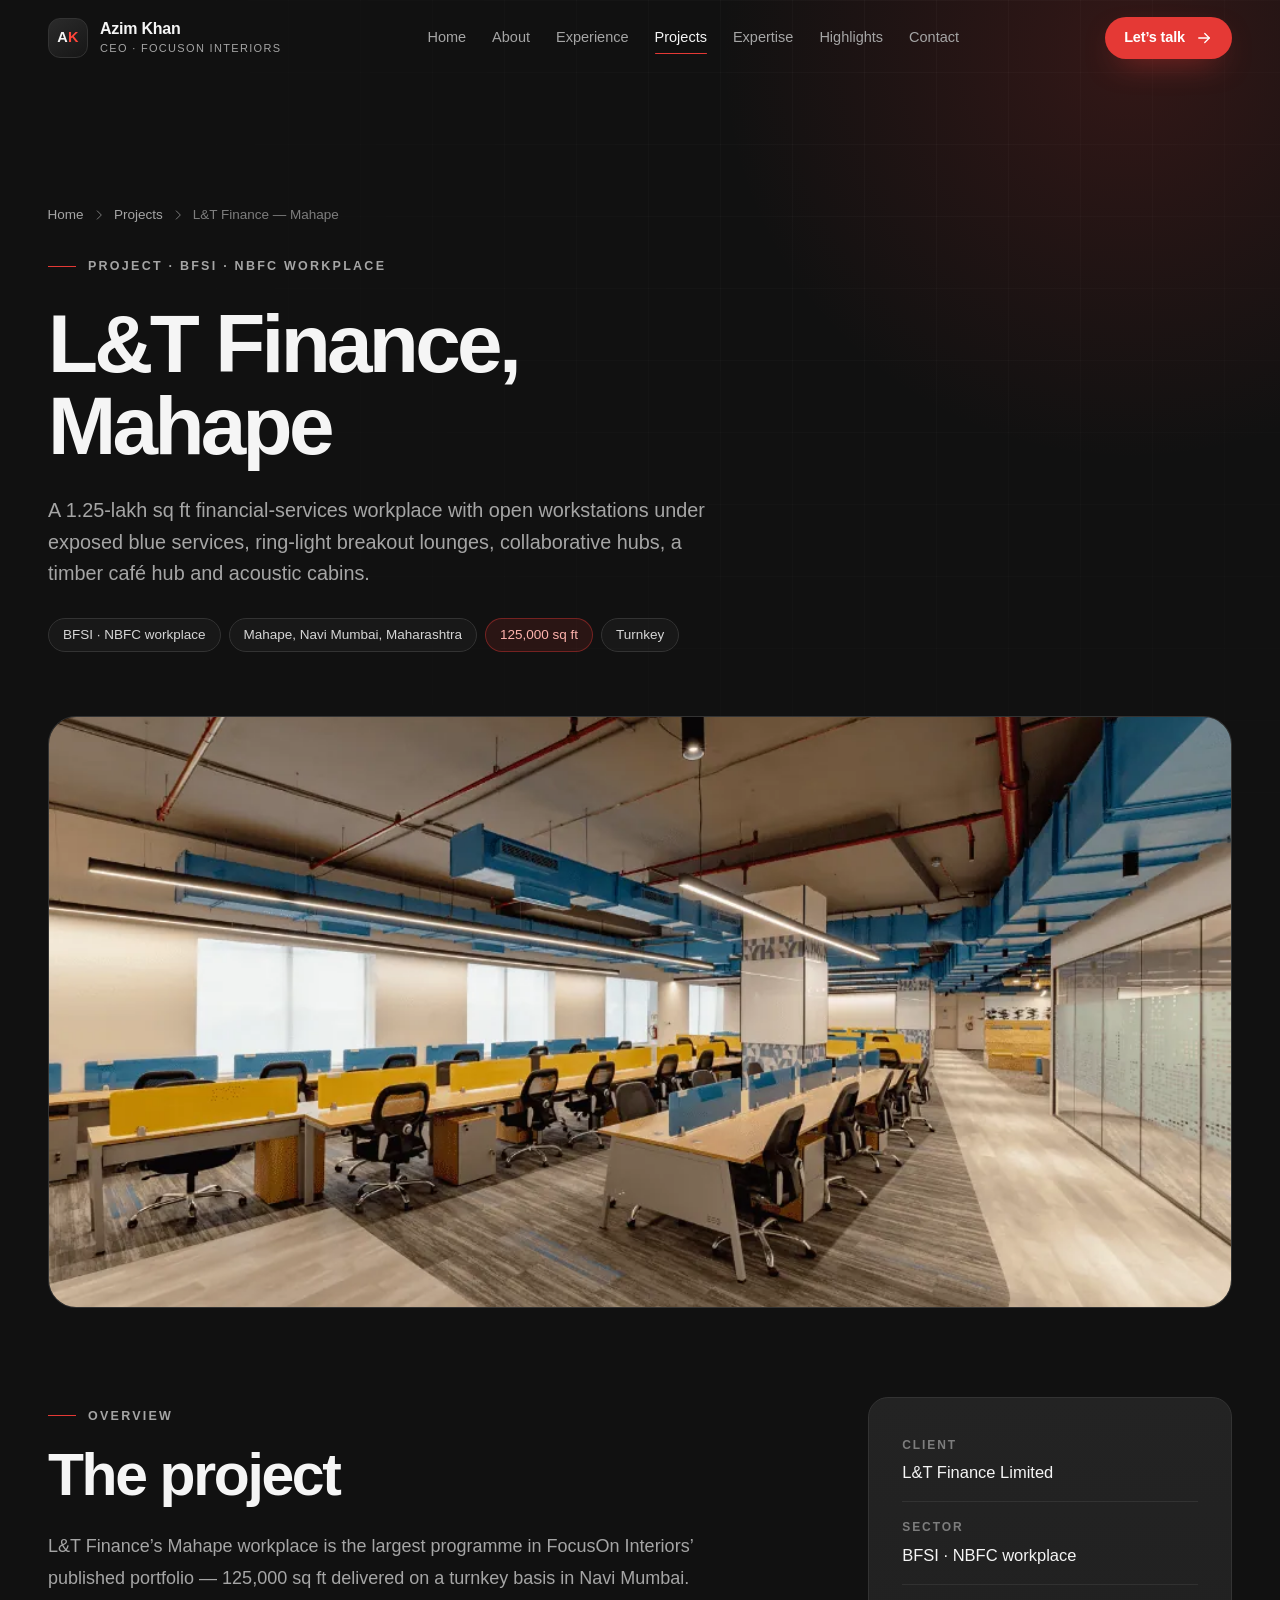
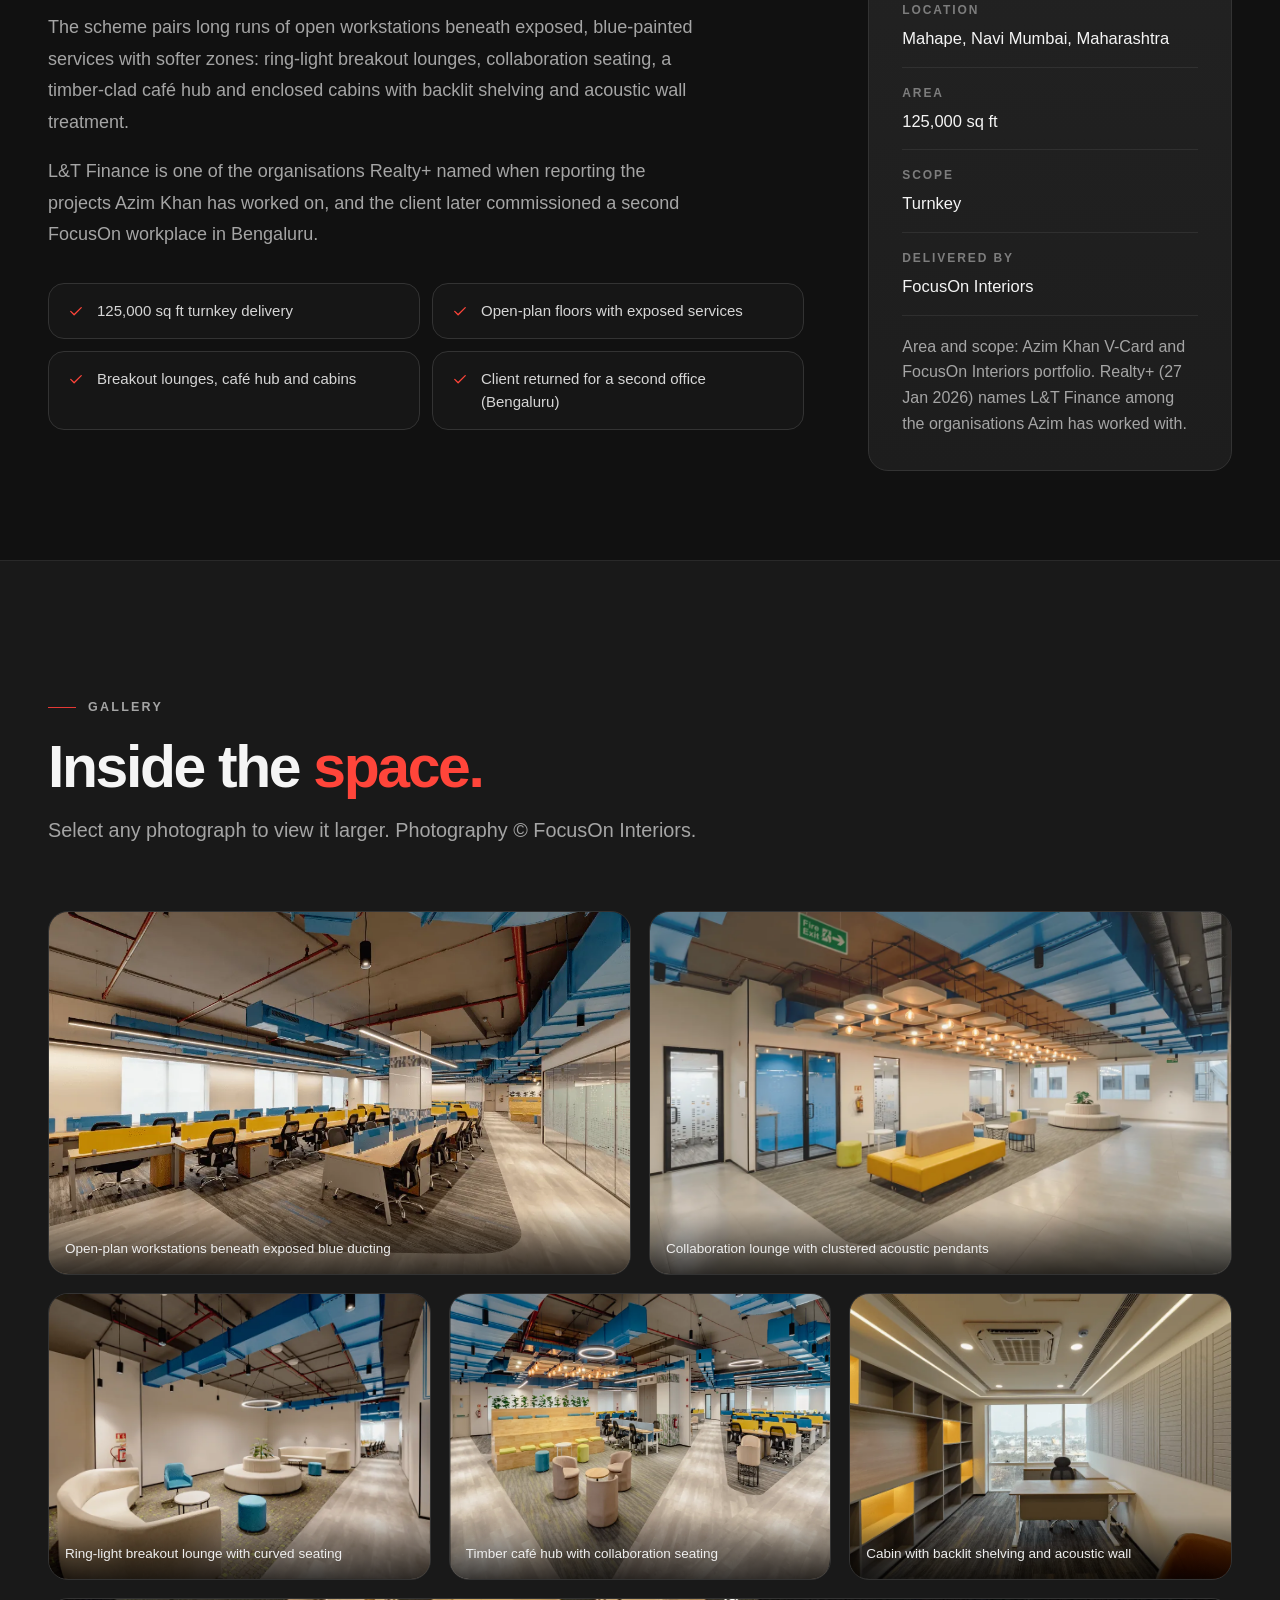
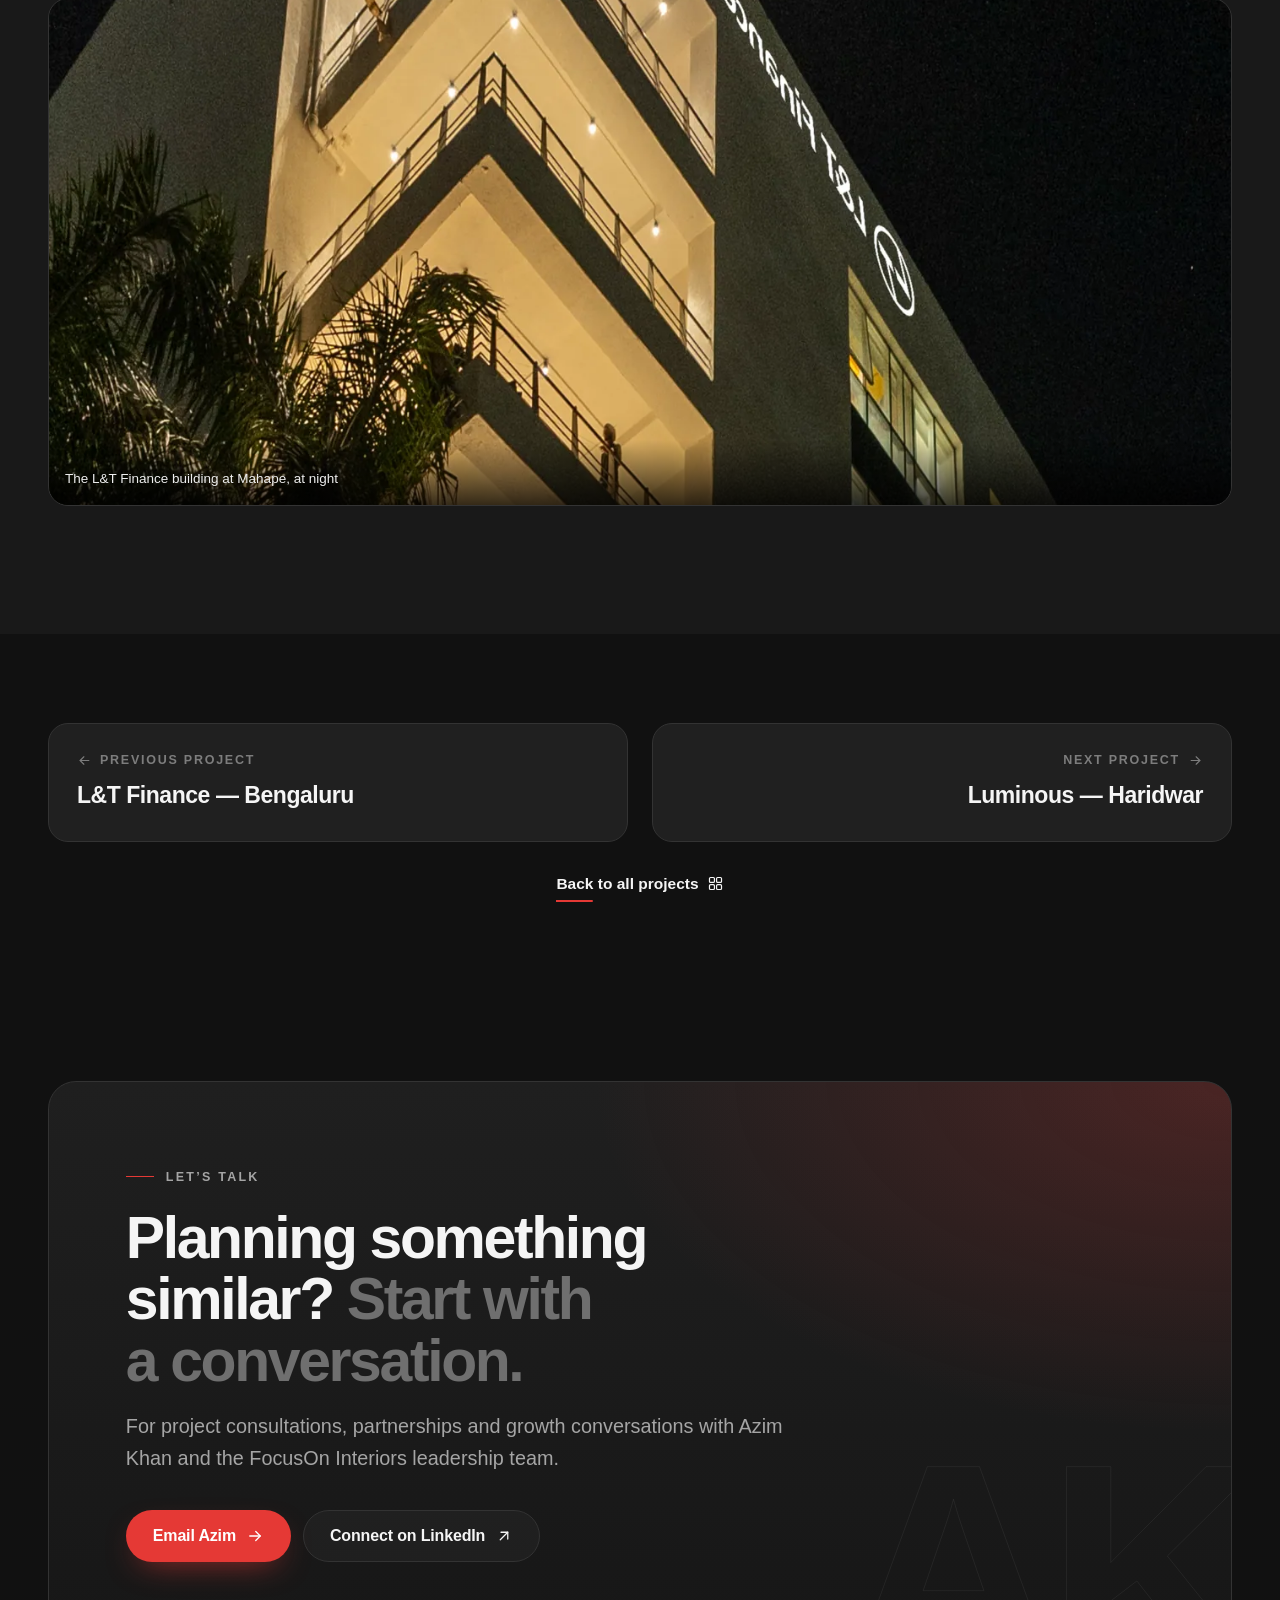
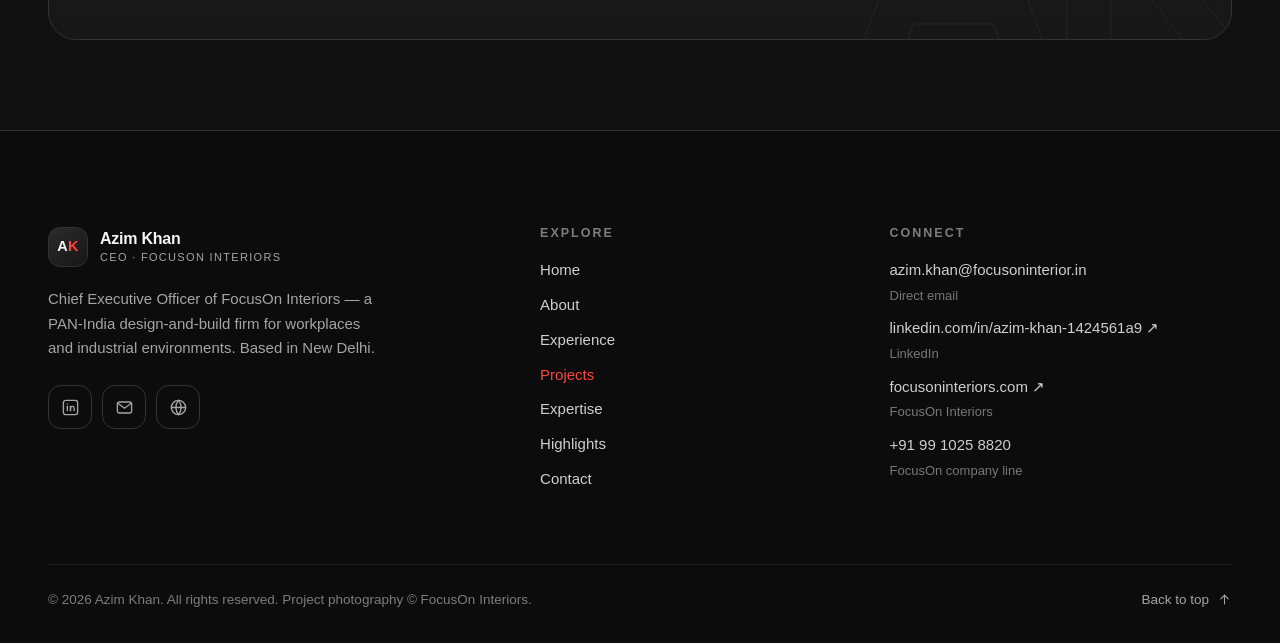
<file: project-lt-finance-mahape.html>
<!doctype html>
<html lang="en-IN">
<head>
  <meta charset="utf-8">
  <meta name="viewport" content="width=device-width, initial-scale=1, viewport-fit=cover">
  <title>L&amp;T Finance, Mahape — FocusOn Interiors Project · Azim Khan</title>
  <meta name="description" content="L&amp;T Finance, Mahape: 125,000 sq ft bfsi · nbfc workplace project in Mahape, Navi Mumbai, Maharashtra delivered by FocusOn Interiors. A 1.25-lakh sq ft financial-services workplace with open workstations under exposed blue services, ring-light breakout lounges, collaborative hubs, a timber café h">
  <meta name="author" content="Azim Khan">
  <meta name="robots" content="index, follow">
  <meta name="theme-color" content="#111111">
  <meta name="color-scheme" content="dark">
  <meta property="og:type" content="website">
  <meta property="og:site_name" content="Azim Khan">
  <meta property="og:locale" content="en_IN">
  <meta property="og:title" content="L&amp;T Finance, Mahape — FocusOn Interiors Project · Azim Khan">
  <meta property="og:description" content="L&amp;T Finance, Mahape: 125,000 sq ft bfsi · nbfc workplace project in Mahape, Navi Mumbai, Maharashtra delivered by FocusOn Interiors. A 1.25-lakh sq ft financial-services workplace with open workstations under exposed blue services, ring-light breakout lounges, collaborative hubs, a timber café h">
  <meta property="og:image" content="assets/images/azim-khan-og.jpg">
  <meta property="og:image:width" content="1200">
  <meta property="og:image:height" content="630">
  <meta property="og:image:alt" content="Azim Khan, Chief Executive Officer, FocusOn Interiors">
  <meta name="twitter:card" content="summary_large_image">
  <meta name="twitter:title" content="L&amp;T Finance, Mahape — FocusOn Interiors Project · Azim Khan">
  <meta name="twitter:description" content="L&amp;T Finance, Mahape: 125,000 sq ft bfsi · nbfc workplace project in Mahape, Navi Mumbai, Maharashtra delivered by FocusOn Interiors. A 1.25-lakh sq ft financial-services workplace with open workstations under exposed blue services, ring-light breakout lounges, collaborative hubs, a timber café h">
  <meta name="twitter:image" content="assets/images/azim-khan-og.jpg">
  <link rel="icon" type="image/svg+xml" href="data:image/svg+xml,%3Csvg xmlns='http://www.w3.org/2000/svg' viewBox='0 0 64 64'%3E%3Crect width='64' height='64' rx='16' fill='%23111111'/%3E%3Crect x='1' y='1' width='62' height='62' rx='15' fill='none' stroke='%23333333' stroke-width='2'/%3E%3Ctext x='32' y='42' text-anchor='middle' font-family='Helvetica,Arial,sans-serif' font-size='25' font-weight='700' fill='%23F5F5F5'%3EA%3Ctspan fill='%23FF453A'%3EK%3C/tspan%3E%3C/text%3E%3C/svg%3E">
  <link rel="apple-touch-icon" href="assets/images/apple-touch-icon.png">
  <script>document.documentElement.classList.add('js');</script>
  <style>
/* ====== Shared design system (replicated in every page by design) ====== */
/* ==========================================================
   Design tokens — keep identical across every page
   ========================================================== */
:root{
  --bg:#111111; --bg-2:#191919; --card:#202020; --card-2:#262626;
  --red:#E53935; --red-hi:#FF453A; --red-soft:rgba(229,57,53,.12);
  --text:#F5F5F5; --muted:#A5A5A5; --border:#333333; --border-soft:rgba(255,255,255,.07);
  --radius-sm:12px; --radius:20px; --radius-lg:28px;
  --maxw:1240px; --gutter:clamp(20px,5vw,48px); --header-h:76px;
  --ease:cubic-bezier(.22,1,.36,1);
  --font:-apple-system,BlinkMacSystemFont,"SF Pro Display","SF Pro Text","Segoe UI Variable","Segoe UI",Inter,Roboto,"Helvetica Neue",Arial,sans-serif;
}
*,*::before,*::after{box-sizing:border-box}
html{-webkit-text-size-adjust:100%;text-size-adjust:100%;scroll-behavior:smooth;scroll-padding-top:calc(var(--header-h) + 20px);background:var(--bg)}
body{margin:0;min-height:100vh;background:var(--bg);color:var(--text);font-family:var(--font);font-size:17px;line-height:1.65;-webkit-font-smoothing:antialiased;-moz-osx-font-smoothing:grayscale;overflow-x:hidden;text-rendering:optimizeLegibility}
body.menu-open{overflow:hidden}
img{max-width:100%;height:auto;display:block}
a{color:inherit;text-decoration:none}
button{font:inherit;color:inherit}
p{margin:0}
figure,blockquote{margin:0}
ul,ol{margin:0;padding:0;list-style:none}
::selection{background:var(--red);color:#fff}
:focus-visible{outline:2px solid var(--red-hi);outline-offset:3px;border-radius:8px}
.skip-link{position:fixed;left:16px;top:-80px;z-index:400;background:var(--red);color:#fff;padding:12px 18px;border-radius:12px;font-weight:600;transition:top .25s var(--ease)}
.skip-link:focus{top:16px}
.sr-only{position:absolute!important;width:1px;height:1px;padding:0;margin:-1px;overflow:hidden;clip:rect(0,0,0,0);white-space:nowrap;border:0}

/* ---------- layout ---------- */
.container{width:min(100% - 2*var(--gutter),var(--maxw));margin-inline:auto}
.section{position:relative;padding-block:clamp(80px,10vw,140px)}
.section--tight{padding-block:clamp(56px,7vw,96px)}
.section--alt{background:var(--bg-2)}
.section--line{border-top:1px solid var(--border-soft)}
.grid{display:grid;gap:clamp(16px,2vw,24px)}
.grid-2{grid-template-columns:repeat(2,minmax(0,1fr))}
.grid-3{grid-template-columns:repeat(3,minmax(0,1fr))}
.grid-4{grid-template-columns:repeat(4,minmax(0,1fr))}
.split{display:grid;grid-template-columns:minmax(0,1fr) minmax(0,1fr);gap:clamp(40px,6vw,96px);align-items:center}
.stack>*+*{margin-top:18px}

/* ---------- typography ---------- */
h1,h2,h3,h4{margin:0;font-weight:650;letter-spacing:-.025em;line-height:1.08;text-wrap:balance}
.eyebrow{display:inline-flex;align-items:center;gap:12px;font-size:12.5px;font-weight:600;letter-spacing:.18em;text-transform:uppercase;color:var(--muted)}
.eyebrow::before{content:"";width:28px;height:1px;background:var(--red)}
.display{font-size:clamp(48px,8vw,112px);font-weight:700;letter-spacing:-.05em;line-height:.95}
.h1{font-size:clamp(42px,6.4vw,88px);font-weight:700;letter-spacing:-.045em;line-height:1}
.h2{font-size:clamp(34px,4.6vw,60px);letter-spacing:-.04em;line-height:1.04}
.h3{font-size:clamp(21px,1.9vw,25px);letter-spacing:-.02em;line-height:1.2}
.lead{font-size:clamp(18px,1.55vw,21px);line-height:1.6;color:var(--muted);max-width:62ch}
.body-copy{color:var(--muted);max-width:66ch}
.body-copy strong,.lead strong{color:var(--text);font-weight:600}
.accent{color:var(--red-hi)}
.dim{color:#6f6f6f}
.grad{background:linear-gradient(180deg,#ffffff 0%,#b9b9b9 100%);-webkit-background-clip:text;background-clip:text;color:transparent}
.grad-red{background:linear-gradient(100deg,#ff6b5f 0%,#e53935 60%,#b72b28 100%);-webkit-background-clip:text;background-clip:text;color:transparent}
.section-head{display:flex;align-items:flex-end;justify-content:space-between;gap:32px;margin-bottom:clamp(40px,5vw,64px)}
.section-head>div{max-width:760px}
.section-head .h2{margin-top:18px}
.section-head .lead{margin-top:18px}
.source{font-size:13px;color:#7d7d7d;line-height:1.5}
.source a{color:var(--muted);border-bottom:1px solid #444;transition:color .2s,border-color .2s}
.source a:hover{color:var(--text);border-color:var(--red)}

/* ---------- buttons & links ---------- */
.btn-row{display:flex;flex-wrap:wrap;gap:12px;align-items:center}
.btn{position:relative;display:inline-flex;align-items:center;justify-content:center;gap:10px;min-height:52px;padding:0 26px;border-radius:999px;border:1px solid transparent;font-size:16px;font-weight:600;letter-spacing:-.01em;cursor:pointer;white-space:nowrap;transition:transform .4s var(--ease),background-color .3s,border-color .3s,box-shadow .4s var(--ease),color .3s}
.btn svg{width:18px;height:18px;flex:none;transition:transform .4s var(--ease)}
.btn:hover svg{transform:translateX(3px)}
.btn--primary{background:var(--red);color:#fff;box-shadow:0 12px 32px -14px rgba(229,57,53,.75)}
.btn--primary:hover{background:var(--red-hi);transform:translateY(-2px);box-shadow:0 20px 44px -16px rgba(255,69,58,.75)}
.btn--ghost{background:rgba(255,255,255,.03);border-color:var(--border);color:var(--text)}
.btn--ghost:hover{background:rgba(255,255,255,.07);border-color:#555;transform:translateY(-2px)}
.btn--sm{min-height:42px;padding:0 18px;font-size:14.5px}
.link-arrow{position:relative;display:inline-flex;align-items:center;gap:8px;font-weight:600;font-size:15.5px;color:var(--text);padding-bottom:5px}
.link-arrow svg{width:17px;height:17px;transition:transform .4s var(--ease)}
.link-arrow::after{content:"";position:absolute;left:0;right:0;bottom:0;height:1.5px;background:var(--red);transform:scaleX(.22);transform-origin:left;transition:transform .5s var(--ease)}
.link-arrow:hover::after,.link-arrow:focus-visible::after{transform:scaleX(1)}
.link-arrow:hover svg{transform:translateX(3px)}
.text-link{color:var(--text);background:linear-gradient(var(--red),var(--red)) 0 100%/0 1.5px no-repeat;transition:background-size .45s var(--ease)}
.text-link:hover{background-size:100% 1.5px}

/* ---------- chips & icons ---------- */
.chip{display:inline-flex;align-items:center;gap:8px;padding:7px 14px;border-radius:999px;border:1px solid var(--border);background:rgba(255,255,255,.03);font-size:13.5px;color:#d6d6d6;line-height:1.3}
.chip--red{border-color:rgba(229,57,53,.4);background:var(--red-soft);color:#ffb3ad}
.chip-row{display:flex;flex-wrap:wrap;gap:8px}
.icon{width:50px;height:50px;flex:none;border-radius:15px;display:grid;place-items:center;background:var(--red-soft);border:1px solid rgba(229,57,53,.28);color:var(--red-hi);transition:transform .5s var(--ease),background-color .3s}
.icon svg{width:23px;height:23px}

/* ---------- cards ---------- */
.card{position:relative;overflow:hidden;background:linear-gradient(180deg,#232323 0%,#1d1d1d 100%);border:1px solid var(--border);border-radius:var(--radius);padding:clamp(24px,2.6vw,34px);transition:transform .55s var(--ease),border-color .4s,box-shadow .55s var(--ease)}
.card::before{content:"";position:absolute;inset:0 0 auto 0;height:1px;background:linear-gradient(90deg,transparent,rgba(255,69,58,.75),transparent);opacity:0;transition:opacity .45s}
.card:hover{transform:translateY(-4px);border-color:#474747;box-shadow:0 30px 60px -34px rgba(0,0,0,.9)}
.card:hover::before{opacity:1}
.card:hover .icon{transform:translateY(-2px) scale(1.04);background:rgba(229,57,53,.18)}
.card h3{margin-top:22px}
.card p{margin-top:12px;color:var(--muted);font-size:16px;line-height:1.6}
.card .num{font-size:13px;font-weight:600;letter-spacing:.14em;color:#7a7a7a}
.card--flat:hover{transform:none}
.quote-card{display:flex;flex-direction:column;gap:22px}
.quote-card blockquote{margin:0;font-size:clamp(18px,1.5vw,20px);line-height:1.55;color:#e9e9e9;letter-spacing:-.01em}
.quote-card .q-icon{width:34px;height:34px;color:var(--red-hi)}
.quote-card figcaption{margin-top:auto;padding-top:18px;border-top:1px solid var(--border-soft);display:flex;flex-direction:column;gap:3px;font-size:14.5px}
.quote-card figcaption strong{font-weight:600;color:var(--text)}
.quote-card figcaption span{color:var(--muted)}
.quote-card figure{margin:0}

/* ---------- media frames ---------- */
.frame{position:relative;overflow:hidden;border-radius:var(--radius-lg);border:1px solid var(--border);background:#1a1a1a}
.frame img{width:100%;height:100%;object-fit:cover;transition:transform 1.4s var(--ease)}
.frame:hover img{transform:scale(1.04)}
.frame figcaption,.frame .caption{position:absolute;left:16px;bottom:16px;right:16px;display:flex;justify-content:space-between;gap:12px;font-size:13px;color:#e6e6e6}
.frame .caption span{background:rgba(17,17,17,.72);backdrop-filter:blur(10px);-webkit-backdrop-filter:blur(10px);border:1px solid rgba(255,255,255,.08);padding:7px 12px;border-radius:999px}
.img-missing{display:grid;place-items:center;background:repeating-linear-gradient(135deg,#1c1c1c 0 12px,#202020 12px 24px)}
.img-missing img{opacity:0}
.img-missing::after{content:attr(data-fallback);position:absolute;inset:auto 0 50% 0;transform:translateY(50%);text-align:center;font-size:13px;color:#777;padding:0 16px}

/* ---------- project card (shared) ---------- */
.project-card{position:relative;display:flex;flex-direction:column;background:var(--card);border:1px solid var(--border);border-radius:var(--radius);overflow:hidden;transition:transform .6s var(--ease),border-color .4s,box-shadow .6s var(--ease)}
.project-card:hover{transform:translateY(-5px);border-color:#4a4a4a;box-shadow:0 36px 70px -40px rgba(0,0,0,.95)}
.project-media{position:relative;aspect-ratio:4/3;overflow:hidden;background:#1a1a1a}
.project-media img{width:100%;height:100%;object-fit:cover;transition:transform 1.3s var(--ease)}
.project-card:hover .project-media img{transform:scale(1.07)}
.project-media::after{content:"";position:absolute;inset:0;background:linear-gradient(180deg,rgba(0,0,0,0) 55%,rgba(0,0,0,.55) 100%);pointer-events:none}
.project-tag{position:absolute;z-index:2;left:16px;top:16px;padding:6px 12px;border-radius:999px;font-size:12px;font-weight:600;letter-spacing:.06em;text-transform:uppercase;background:rgba(17,17,17,.72);border:1px solid rgba(255,255,255,.1);backdrop-filter:blur(10px);-webkit-backdrop-filter:blur(10px)}
.project-area{position:absolute;z-index:2;right:16px;bottom:14px;font-size:13px;font-weight:600;color:#fff}
.project-body{display:flex;flex-direction:column;gap:10px;flex:1;padding:24px 26px 26px}
.project-body h3{font-size:clamp(20px,1.7vw,23px)}
.project-meta{display:flex;flex-wrap:wrap;gap:4px 14px;font-size:14px;color:var(--muted)}
.project-meta span{display:inline-flex;align-items:center;gap:6px}
.project-meta svg{width:15px;height:15px;color:#7d7d7d}
.project-body p{color:var(--muted);font-size:15.5px;line-height:1.6}
.project-body .link-arrow{margin-top:auto;padding-top:10px;align-self:flex-start}
.project-link::before{content:"";position:absolute;inset:0;z-index:3}

/* ---------- header ---------- */
.site-header{position:fixed;inset:0 0 auto 0;z-index:100;height:var(--header-h);border-bottom:1px solid transparent;transition:background-color .45s var(--ease),border-color .45s,backdrop-filter .45s}
.site-header.is-scrolled,.menu-open .site-header{background:rgba(17,17,17,.8);-webkit-backdrop-filter:saturate(170%) blur(18px);backdrop-filter:saturate(170%) blur(18px);border-bottom-color:var(--border-soft)}
.header-inner{height:100%;display:flex;align-items:center;justify-content:space-between;gap:24px}
.brand{display:inline-flex;align-items:center;gap:12px;flex:none;border-radius:12px}
.brand-mark{width:40px;height:40px;border-radius:12px;display:flex;align-items:center;justify-content:center;background:linear-gradient(145deg,#2b2b2b,#161616);border:1px solid var(--border);font-weight:700;font-size:14.5px;letter-spacing:.02em;transition:border-color .3s,transform .5s var(--ease)}
.brand-mark span{color:var(--red-hi)}
.brand:hover .brand-mark{border-color:var(--red);transform:rotate(-4deg)}
.brand-text{display:flex;flex-direction:column;line-height:1.15}
.brand-text strong{font-size:16px;font-weight:650;letter-spacing:-.015em}
.brand-text small{font-size:11px;color:var(--muted);letter-spacing:.12em;text-transform:uppercase;margin-top:3px}
.nav{display:flex;align-items:center;gap:2px}
.nav a{position:relative;padding:10px 12px;border-radius:10px;font-size:14.5px;font-weight:500;color:var(--muted);transition:color .25s}
.nav a::after{content:"";position:absolute;left:12px;right:12px;bottom:5px;height:1.5px;border-radius:2px;background:var(--red);transform:scaleX(0);transform-origin:left;transition:transform .45s var(--ease)}
.nav a:hover,.nav a[aria-current="page"]{color:var(--text)}
.nav a:hover::after,.nav a:focus-visible::after,.nav a[aria-current="page"]::after{transform:scaleX(1)}
.header-actions{display:flex;align-items:center;gap:10px}
.menu-toggle{display:none;position:relative;width:46px;height:46px;border-radius:13px;border:1px solid var(--border);background:rgba(255,255,255,.04);cursor:pointer;transition:border-color .3s,background-color .3s}
.menu-toggle:hover{border-color:#555}
.menu-toggle span{position:absolute;left:13px;right:13px;height:1.7px;border-radius:2px;background:var(--text);transition:transform .5s var(--ease),top .5s var(--ease),width .5s var(--ease)}
.menu-toggle span:nth-child(1){top:18px}
.menu-toggle span:nth-child(2){top:26px;right:19px}
.menu-toggle[aria-expanded="true"] span:nth-child(1){top:22px;transform:rotate(45deg)}
.menu-toggle[aria-expanded="true"] span:nth-child(2){top:22px;right:13px;transform:rotate(-45deg)}
.mobile-menu{position:fixed;inset:0;z-index:99;display:flex;flex-direction:column;justify-content:space-between;gap:32px;padding:calc(var(--header-h) + 24px) var(--gutter) max(32px,env(safe-area-inset-bottom));background:rgba(13,13,13,.97);-webkit-backdrop-filter:blur(22px);backdrop-filter:blur(22px);overflow-y:auto;opacity:0;visibility:hidden;transition:opacity .45s var(--ease),visibility 0s linear .45s}
.mobile-menu.is-open{opacity:1;visibility:visible;transition:opacity .45s var(--ease),visibility 0s}
.mobile-menu nav a{display:flex;align-items:baseline;justify-content:space-between;gap:16px;padding:14px 4px;border-bottom:1px solid var(--border);font-size:clamp(28px,7.4vw,42px);font-weight:650;letter-spacing:-.035em;line-height:1.15;opacity:0;transform:translateY(18px);transition:opacity .5s var(--ease),transform .6s var(--ease),color .25s;transition-delay:calc(var(--i,0)*45ms)}
.mobile-menu nav a small{font-size:13px;font-weight:500;letter-spacing:.08em;color:#6d6d6d}
.mobile-menu nav a:hover,.mobile-menu nav a[aria-current="page"]{color:var(--red-hi)}
.mobile-menu.is-open nav a{opacity:1;transform:none}
.mobile-menu-foot{display:flex;flex-direction:column;gap:14px;font-size:15px;color:var(--muted)}
.mobile-menu-foot a{color:var(--text)}

/* ---------- page hero (inner pages) ---------- */
.page-hero{position:relative;overflow:hidden;padding-top:calc(var(--header-h) + clamp(64px,10vw,132px));padding-bottom:clamp(56px,7vw,100px)}
.page-hero::before{content:"";position:absolute;width:820px;height:820px;right:-260px;top:-360px;border-radius:50%;background:radial-gradient(closest-side,rgba(229,57,53,.16),rgba(229,57,53,0));pointer-events:none}
.page-hero::after{content:"";position:absolute;inset:0;background-image:linear-gradient(rgba(255,255,255,.028) 1px,transparent 1px),linear-gradient(90deg,rgba(255,255,255,.028) 1px,transparent 1px);background-size:72px 72px;-webkit-mask-image:radial-gradient(ellipse at 70% 0%,#000 0%,transparent 65%);mask-image:radial-gradient(ellipse at 70% 0%,#000 0%,transparent 65%);pointer-events:none}
.page-hero .container{position:relative;z-index:1}
.page-hero .h1{margin-top:26px;max-width:16ch}
.page-hero .lead{margin-top:28px}
.crumbs{display:flex;flex-wrap:wrap;align-items:center;gap:8px;font-size:13.5px;color:#7d7d7d;margin-bottom:22px}
.crumbs a{color:var(--muted);transition:color .2s}
.crumbs a:hover{color:var(--text)}
.crumbs svg{width:14px;height:14px}

/* ---------- reveal system ---------- */
.reveal-line{display:block;overflow:hidden;padding-bottom:.06em;margin-bottom:-.06em}
.reveal-line>span{display:block}
.js .reveal-line>span{transform:translateY(108%);transition:transform 1.15s var(--ease);transition-delay:var(--d,0s);animation:failsafe-show 0s linear 6s forwards}
.js .hero-fade{opacity:0;transform:translateY(18px);transition:opacity 1s var(--ease),transform 1s var(--ease);transition-delay:var(--d,0s);animation:failsafe-show 0s linear 6s forwards}
.is-ready .reveal-line>span,.is-ready .hero-fade{transform:none;opacity:1}
.js [data-reveal]{opacity:0;transform:translateY(30px);transition:opacity .95s var(--ease),transform .95s var(--ease);transition-delay:var(--d,0s)}
.js [data-reveal="fade"]{transform:none}
.js [data-reveal="scale"]{transform:scale(.96)}
.js [data-reveal].is-in{opacity:1;transform:none}
@keyframes failsafe-show{to{opacity:1;transform:none}}

/* ---------- CTA band ---------- */
.cta-card{position:relative;overflow:hidden;border-radius:var(--radius-lg);border:1px solid var(--border);background:radial-gradient(120% 140% at 100% 0%,rgba(229,57,53,.22) 0%,rgba(229,57,53,0) 45%),linear-gradient(180deg,#1f1f1f,#171717);padding:clamp(36px,6vw,80px)}
.cta-card::after{content:"AK";position:absolute;right:-.06em;bottom:-.28em;font-size:clamp(160px,24vw,340px);font-weight:800;letter-spacing:-.06em;line-height:1;color:transparent;-webkit-text-stroke:1px rgba(255,255,255,.06);pointer-events:none}
.cta-card>*{position:relative;z-index:1}
.cta-card .h2{margin-top:20px;max-width:21ch;hyphens:manual}
.cta-card .lead{margin-top:20px}
.cta-card .btn-row{margin-top:36px}

/* ---------- footer ---------- */
.site-footer{position:relative;border-top:1px solid var(--border);background:#0c0c0c;padding:clamp(64px,8vw,96px) 0 32px;font-size:15px}
.footer-top{display:grid;grid-template-columns:1.5fr 1fr 1.2fr;gap:clamp(32px,5vw,72px)}
.footer-brand p{margin-top:20px;color:var(--muted);max-width:40ch;line-height:1.65}
.footer-social{display:flex;gap:10px;margin-top:24px}
.footer-social a{width:44px;height:44px;border-radius:13px;display:grid;place-items:center;border:1px solid var(--border);color:var(--muted);transition:color .25s,border-color .25s,transform .4s var(--ease)}
.footer-social a:hover{color:var(--text);border-color:var(--red);transform:translateY(-2px)}
.footer-social svg{width:19px;height:19px}
.footer-col h2{font-size:12.5px;font-weight:600;letter-spacing:.16em;text-transform:uppercase;color:#7d7d7d;margin-bottom:18px}
.footer-col li+li{margin-top:10px}
.footer-col a{color:#cfcfcf;transition:color .2s}
.footer-col a:hover,.footer-col a[aria-current="page"]{color:var(--text)}
.footer-col a[aria-current="page"]{color:var(--red-hi)}
.footer-col .small{display:block;font-size:13px;color:#777;margin-top:2px}
.footer-bottom{margin-top:clamp(48px,6vw,72px);padding-top:24px;border-top:1px solid var(--border-soft);display:flex;flex-wrap:wrap;justify-content:space-between;align-items:center;gap:12px 24px;font-size:13.5px;color:#7d7d7d}
.to-top{display:inline-flex;align-items:center;gap:8px;color:var(--muted);transition:color .2s}
.to-top:hover{color:var(--text)}
.to-top svg{width:15px;height:15px;transform:rotate(-90deg)}

/* ---------- toast ---------- */
.toast{position:fixed;left:50%;bottom:max(24px,env(safe-area-inset-bottom));z-index:250;transform:translate(-50%,20px);opacity:0;pointer-events:none;background:#262626;border:1px solid #3d3d3d;color:var(--text);padding:12px 18px;border-radius:999px;font-size:14.5px;display:flex;align-items:center;gap:10px;box-shadow:0 20px 40px -20px #000;transition:opacity .35s var(--ease),transform .45s var(--ease)}
.toast svg{width:17px;height:17px;color:#57d18a}
.toast.is-show{opacity:1;transform:translate(-50%,0)}

/* ---------- responsive (shared) ---------- */
@media (max-width:1120px){
  .nav,.header-cta{display:none}
  .menu-toggle{display:block}
}
@media (max-width:1024px){
  .grid-4{grid-template-columns:repeat(2,minmax(0,1fr))}
  .grid-3{grid-template-columns:repeat(2,minmax(0,1fr))}
  .footer-top{grid-template-columns:1fr 1fr}
  .footer-brand{grid-column:1/-1}
}
@media (max-width:860px){
  .split{grid-template-columns:1fr}
  .section-head{flex-direction:column;align-items:flex-start}
}
@media (max-width:640px){
  body{font-size:16px}
  .grid-2,.grid-3,.grid-4{grid-template-columns:1fr}
  .btn{width:100%}
  .btn-row{flex-direction:column;align-items:stretch}
  .footer-top{grid-template-columns:1fr}
  .brand-text small{display:none}
  :root{--header-h:68px}
}
@media (max-width:360px){
  .brand-text strong{font-size:15px}
  .display{font-size:44px}
}
@media (hover:none){
  .card:hover,.project-card:hover{transform:none}
}
@media (prefers-reduced-motion:reduce){
  html{scroll-behavior:auto}
  *,*::before,*::after{animation-duration:.001ms!important;animation-iteration-count:1!important;transition-duration:.001ms!important;transition-delay:0s!important}
  .js [data-reveal],.js .reveal-line>span,.js .hero-fade{opacity:1;transform:none}
}
@media print{
  .site-header,.mobile-menu,.cta-section,.toast{display:none!important}
  body{background:#fff;color:#000}
}

/* ====== Page-specific styles ====== */
.pd-hero-img{margin-top:clamp(40px,5vw,64px);aspect-ratio:16/8;border-radius:var(--radius-lg)}
.pd-hero-img img{object-position:center}
.pd-chips{margin-top:28px}
.pd{display:grid;grid-template-columns:minmax(0,1.35fr) minmax(0,.65fr);gap:clamp(36px,5vw,80px);align-items:start}
.pd .body-copy{font-size:18px;line-height:1.75}
.pd .body-copy+.body-copy{margin-top:18px}
.pd-points{margin-top:32px;display:grid;grid-template-columns:repeat(2,minmax(0,1fr));gap:12px}
.pd-points li{display:flex;gap:12px;align-items:flex-start;padding:16px 18px;border-radius:16px;border:1px solid var(--border);background:rgba(255,255,255,.02);font-size:15px;color:#d6d6d6;line-height:1.5}
.pd-points svg{width:18px;height:18px;flex:none;color:var(--red-hi);margin-top:2px}
.spec{position:sticky;top:calc(var(--header-h) + 28px)}
.spec dl{margin:0;display:grid}
.spec dl div{padding:16px 0;border-bottom:1px solid var(--border-soft)}
.spec dl div:first-child{padding-top:4px}
.spec dt{font-size:12px;font-weight:600;letter-spacing:.16em;text-transform:uppercase;color:#7d7d7d}
.spec dd{margin:6px 0 0;font-size:16.5px;font-weight:500;line-height:1.45}
.spec .source{margin-top:18px}
.gallery{display:grid;grid-template-columns:repeat(6,minmax(0,1fr));gap:clamp(12px,1.6vw,18px)}
.g-item{grid-column:span 2;position:relative;display:block;width:100%;padding:0;border:1px solid var(--border);border-radius:var(--radius);overflow:hidden;background:#1a1a1a;cursor:zoom-in;aspect-ratio:4/3}
.g-item.g-big{grid-column:span 3;aspect-ratio:16/10}
.g-item.g-full{grid-column:1/-1;aspect-ratio:21/9}
.g-item img{width:100%;height:100%;object-fit:cover;transition:transform 1.2s var(--ease),filter .6s}
.g-item:hover img{transform:scale(1.06)}
.g-item .zoom{position:absolute;right:12px;top:12px;width:40px;height:40px;border-radius:12px;display:grid;place-items:center;background:rgba(17,17,17,.7);border:1px solid rgba(255,255,255,.12);opacity:0;transform:scale(.9);transition:opacity .3s,transform .4s var(--ease)}
.g-item .zoom svg{width:18px;height:18px}
.g-item:hover .zoom,.g-item:focus-visible .zoom{opacity:1;transform:none}
.g-item figcaption{position:absolute;left:0;right:0;bottom:0;padding:28px 16px 14px;font-size:13.5px;text-align:left;color:#eee;background:linear-gradient(180deg,transparent,rgba(0,0,0,.75))}
.gallery--small .g-item{grid-column:span 2;aspect-ratio:auto}
.gallery--small .g-item img{height:auto;max-height:240px}
.pager{display:grid;grid-template-columns:1fr 1fr;gap:clamp(12px,2vw,24px)}
.pager a{display:flex;flex-direction:column;gap:6px;padding:26px 28px;border-radius:var(--radius);border:1px solid var(--border);background:var(--card);transition:border-color .3s,transform .5s var(--ease)}
.pager a:hover{border-color:#4a4a4a;transform:translateY(-3px)}
.pager span{font-size:12.5px;font-weight:600;letter-spacing:.14em;text-transform:uppercase;color:#7d7d7d;display:inline-flex;align-items:center;gap:8px}
.pager span svg{width:15px;height:15px}
.pager strong{font-size:clamp(19px,1.8vw,23px);font-weight:650;letter-spacing:-.02em}
.pager .next{text-align:right;align-items:flex-end}
/* lightbox */
.lightbox{position:fixed;inset:0;z-index:260;display:grid;grid-template-rows:auto 1fr auto;background:rgba(8,8,8,.96);opacity:0;visibility:hidden;transition:opacity .35s var(--ease),visibility 0s linear .35s}
.lightbox.is-open{opacity:1;visibility:visible;transition:opacity .35s var(--ease),visibility 0s}
.lb-bar{display:flex;justify-content:space-between;align-items:center;gap:16px;padding:16px var(--gutter);font-size:14px;color:var(--muted)}
.lb-stage{position:relative;display:grid;place-items:center;padding:0 clamp(60px,8vw,110px);min-height:0}
.lb-stage img{max-width:100%;max-height:calc(100vh - 170px);width:auto;height:auto;border-radius:14px;box-shadow:0 40px 80px -30px #000;transition:opacity .25s}
.lb-caption{padding:16px var(--gutter) max(22px,env(safe-area-inset-bottom));text-align:center;color:#ddd;font-size:15px}
.lb-btn{width:48px;height:48px;border-radius:50%;display:grid;place-items:center;border:1px solid #3a3a3a;background:rgba(30,30,30,.85);color:var(--text);cursor:pointer;transition:border-color .25s,background-color .25s}
.lb-btn:hover{border-color:var(--red);background:#222}
.lb-btn svg{width:20px;height:20px}
.lb-prev,.lb-next{position:absolute;top:50%;transform:translateY(-50%)}
.lb-prev{left:clamp(8px,2vw,28px)}
.lb-next{right:clamp(8px,2vw,28px)}
@media (max-width:960px){.pd{grid-template-columns:1fr}.spec{position:relative;top:0}}
@media (max-width:760px){.gallery .g-item{grid-column:1/-1;aspect-ratio:4/3}.gallery--small .g-item{aspect-ratio:auto!important}.gallery--small .g-item img{max-height:none}.pd-points{grid-template-columns:1fr}.pd-hero-img{aspect-ratio:4/3}.pager{grid-template-columns:1fr}.pager .next{text-align:left;align-items:flex-start}.lb-stage{padding:0 12px}.lb-prev,.lb-next{top:auto;bottom:-64px;transform:none}.lb-prev{left:calc(50% - 60px)}.lb-next{right:calc(50% - 60px)}.lb-caption{padding-top:76px}}

  </style>
</head>
<body>

  <a class="skip-link" href="#main">Skip to content</a>
  <header class="site-header" id="top">
    <div class="container header-inner">
      <a class="brand" href="index.html" aria-label="Azim Khan — home">
        <span class="brand-mark" aria-hidden="true">A<span>K</span></span>
        <span class="brand-text"><strong>Azim Khan</strong><small>CEO · FocusOn Interiors</small></span>
      </a>
      <nav class="nav" aria-label="Main navigation">
          <a href="index.html">Home</a>
          <a href="about.html">About</a>
          <a href="experience.html">Experience</a>
          <a href="projects.html" aria-current="page">Projects</a>
          <a href="expertise.html">Expertise</a>
          <a href="highlights.html">Highlights</a>
          <a href="contact.html">Contact</a>
      </nav>
      <div class="header-actions">
        <a class="btn btn--primary btn--sm header-cta" href="contact.html">Let’s talk <svg viewBox="0 0 24 24" fill="none" stroke="currentColor" stroke-width="1.7" stroke-linecap="round" stroke-linejoin="round" aria-hidden="true" focusable="false"><path d="M5 12h14"/><path d="m13 6 6 6-6 6"/></svg></a>
        <button class="menu-toggle" type="button" aria-label="Open navigation menu" aria-expanded="false" aria-controls="mobile-menu"><span></span><span></span></button>
      </div>
    </div>
  </header>
  <div class="mobile-menu" id="mobile-menu" aria-hidden="true" inert>
    <nav aria-label="Mobile navigation">
        <a href="index.html" style="--i:0">Home<small>01</small></a>
        <a href="about.html" style="--i:1">About<small>02</small></a>
        <a href="experience.html" style="--i:2">Experience<small>03</small></a>
        <a href="projects.html" style="--i:3" aria-current="page">Projects<small>04</small></a>
        <a href="expertise.html" style="--i:4">Expertise<small>05</small></a>
        <a href="highlights.html" style="--i:5">Highlights<small>06</small></a>
        <a href="contact.html" style="--i:6">Contact<small>07</small></a>
    </nav>
    <div class="mobile-menu-foot">
      <a href="mailto:azim.khan@focusoninterior.in">azim.khan@focusoninterior.in</a>
      <a href="https://in.linkedin.com/in/azim-khan-1424561a9" target="_blank" rel="noopener noreferrer">LinkedIn — Azim Khan ↗</a>
    </div>
  </div>

  <main id="main" tabindex="-1">

    <section class="page-hero" aria-labelledby="page-title">
      <div class="container">
        <nav class="crumbs hero-fade" aria-label="Breadcrumb"><a href="index.html">Home</a><svg viewBox="0 0 24 24" fill="none" stroke="currentColor" stroke-width="1.7" stroke-linecap="round" stroke-linejoin="round" aria-hidden="true" focusable="false"><path d="m9 5 7 7-7 7"/></svg><a href="projects.html">Projects</a><svg viewBox="0 0 24 24" fill="none" stroke="currentColor" stroke-width="1.7" stroke-linecap="round" stroke-linejoin="round" aria-hidden="true" focusable="false"><path d="m9 5 7 7-7 7"/></svg><span aria-current="page">L&amp;T Finance — Mahape</span></nav>
        <p class="eyebrow hero-fade" style="--d:.05s">Project · BFSI · NBFC workplace</p>
        <h1 class="h1" id="page-title"><span class="reveal-line"><span style="--d:.1s">L&amp;T Finance, Mahape</span></span></h1>
        <p class="lead hero-fade" style="--d:.3s">A 1.25-lakh sq ft financial-services workplace with open workstations under exposed blue services, ring-light breakout lounges, collaborative hubs, a timber café hub and acoustic cabins.</p>
        <div class="chip-row pd-chips hero-fade" style="--d:.4s"><span class="chip">BFSI · NBFC workplace</span><span class="chip">Mahape, Navi Mumbai, Maharashtra</span><span class="chip chip--red">125,000 sq ft</span><span class="chip">Turnkey</span></div>
        <figure class="frame pd-hero-img hero-fade" style="--d:.5s;margin-bottom:0">
          <img src="assets/images/lt-mahape-1.webp" width="984" height="658" alt="Open-plan workstations beneath exposed blue ducting at L&amp;T Finance, Mahape" fetchpriority="high">
        </figure>
      </div>
    </section>

    <section class="section section--tight" aria-labelledby="ov-title" style="padding-top:0">
      <div class="container pd">
        <div>
          <p class="eyebrow" data-reveal>Overview</p>
          <h2 class="h2" id="ov-title" style="margin:18px 0 26px" data-reveal>The project</h2>
          <p class="body-copy" data-reveal>L&amp;T Finance’s Mahape workplace is the largest programme in FocusOn Interiors’ published portfolio — 125,000 sq ft delivered on a turnkey basis in Navi Mumbai.</p><p class="body-copy" data-reveal>The scheme pairs long runs of open workstations beneath exposed, blue-painted services with softer zones: ring-light breakout lounges, collaboration seating, a timber-clad café hub and enclosed cabins with backlit shelving and acoustic wall treatment.</p><p class="body-copy" data-reveal>L&amp;T Finance is one of the organisations Realty+ named when reporting the projects Azim Khan has worked on, and the client later commissioned a second FocusOn workplace in Bengaluru.</p>
          <ul class="pd-points" data-stagger="0.06"><li><svg viewBox="0 0 24 24" fill="none" stroke="currentColor" stroke-width="1.7" stroke-linecap="round" stroke-linejoin="round" aria-hidden="true" focusable="false"><path d="m5 12.5 4.5 4.5L19 7.5"/></svg><span>125,000 sq ft turnkey delivery</span></li><li><svg viewBox="0 0 24 24" fill="none" stroke="currentColor" stroke-width="1.7" stroke-linecap="round" stroke-linejoin="round" aria-hidden="true" focusable="false"><path d="m5 12.5 4.5 4.5L19 7.5"/></svg><span>Open-plan floors with exposed services</span></li><li><svg viewBox="0 0 24 24" fill="none" stroke="currentColor" stroke-width="1.7" stroke-linecap="round" stroke-linejoin="round" aria-hidden="true" focusable="false"><path d="m5 12.5 4.5 4.5L19 7.5"/></svg><span>Breakout lounges, café hub and cabins</span></li><li><svg viewBox="0 0 24 24" fill="none" stroke="currentColor" stroke-width="1.7" stroke-linecap="round" stroke-linejoin="round" aria-hidden="true" focusable="false"><path d="m5 12.5 4.5 4.5L19 7.5"/></svg><span>Client returned for a second office (Bengaluru)</span></li></ul>
        </div>
        <aside class="card card--flat spec" aria-label="Project facts" data-reveal>
          <dl><div><dt>Client</dt><dd>L&amp;T Finance Limited</dd></div><div><dt>Sector</dt><dd>BFSI · NBFC workplace</dd></div><div><dt>Location</dt><dd>Mahape, Navi Mumbai, Maharashtra</dd></div><div><dt>Area</dt><dd>125,000 sq ft</dd></div><div><dt>Scope</dt><dd>Turnkey</dd></div><div><dt>Delivered by</dt><dd>FocusOn Interiors</dd></div></dl>
          <p class="source">Area and scope: Azim Khan V-Card and FocusOn Interiors portfolio. Realty+ (27 Jan 2026) names L&amp;T Finance among the organisations Azim has worked with.</p>
        </aside>
      </div>
    </section>

    <section class="section section--alt section--line" aria-labelledby="gal-title">
      <div class="container">
        <div class="section-head">
          <div data-reveal>
            <p class="eyebrow">Gallery</p>
            <h2 class="h2" id="gal-title">Inside the <span class="accent">space.</span></h2>
            <p class="lead">Select any photograph to view it larger. Photography © FocusOn Interiors.</p>
          </div>
        </div>
        <div class="gallery" data-stagger="0.06">
          <button class="g-item g-big" type="button" data-full="assets/images/lt-mahape-1.webp" data-alt="Open-plan workstations beneath exposed blue ducting" aria-label="Open image: Open-plan workstations beneath exposed blue ducting">
            <img src="assets/images/lt-mahape-1.webp" width="984" height="658" alt="Open-plan workstations beneath exposed blue ducting" loading="lazy" decoding="async">
            <span class="zoom" aria-hidden="true"><svg viewBox="0 0 24 24" fill="none" stroke="currentColor" stroke-width="1.7" stroke-linecap="round" stroke-linejoin="round" aria-hidden="true" focusable="false"><path d="M4 9V4h5"/><path d="M20 9V4h-5"/><path d="M4 15v5h5"/><path d="M20 15v5h-5"/></svg></span>
            <figcaption>Open-plan workstations beneath exposed blue ducting</figcaption>
          </button>
          <button class="g-item g-big" type="button" data-full="assets/images/lt-mahape-lounge.webp" data-alt="Collaboration lounge with clustered acoustic pendants" aria-label="Open image: Collaboration lounge with clustered acoustic pendants">
            <img src="assets/images/lt-mahape-lounge.webp" width="1400" height="788" alt="Collaboration lounge with clustered acoustic pendants" loading="lazy" decoding="async">
            <span class="zoom" aria-hidden="true"><svg viewBox="0 0 24 24" fill="none" stroke="currentColor" stroke-width="1.7" stroke-linecap="round" stroke-linejoin="round" aria-hidden="true" focusable="false"><path d="M4 9V4h5"/><path d="M20 9V4h-5"/><path d="M4 15v5h5"/><path d="M20 15v5h-5"/></svg></span>
            <figcaption>Collaboration lounge with clustered acoustic pendants</figcaption>
          </button>
          <button class="g-item " type="button" data-full="assets/images/lt-mahape-2.webp" data-alt="Ring-light breakout lounge with curved seating" aria-label="Open image: Ring-light breakout lounge with curved seating">
            <img src="assets/images/lt-mahape-2.webp" width="984" height="658" alt="Ring-light breakout lounge with curved seating" loading="lazy" decoding="async">
            <span class="zoom" aria-hidden="true"><svg viewBox="0 0 24 24" fill="none" stroke="currentColor" stroke-width="1.7" stroke-linecap="round" stroke-linejoin="round" aria-hidden="true" focusable="false"><path d="M4 9V4h5"/><path d="M20 9V4h-5"/><path d="M4 15v5h5"/><path d="M20 15v5h-5"/></svg></span>
            <figcaption>Ring-light breakout lounge with curved seating</figcaption>
          </button>
          <button class="g-item " type="button" data-full="assets/images/lt-mahape-c-b.webp" data-alt="Timber café hub with collaboration seating" aria-label="Open image: Timber café hub with collaboration seating">
            <img src="assets/images/lt-mahape-c-b.webp" width="1200" height="973" alt="Timber café hub with collaboration seating" loading="lazy" decoding="async">
            <span class="zoom" aria-hidden="true"><svg viewBox="0 0 24 24" fill="none" stroke="currentColor" stroke-width="1.7" stroke-linecap="round" stroke-linejoin="round" aria-hidden="true" focusable="false"><path d="M4 9V4h5"/><path d="M20 9V4h-5"/><path d="M4 15v5h5"/><path d="M20 15v5h-5"/></svg></span>
            <figcaption>Timber café hub with collaboration seating</figcaption>
          </button>
          <button class="g-item " type="button" data-full="assets/images/lt-mahape-3.webp" data-alt="Cabin with backlit shelving and acoustic wall" aria-label="Open image: Cabin with backlit shelving and acoustic wall">
            <img src="assets/images/lt-mahape-3.webp" width="984" height="658" alt="Cabin with backlit shelving and acoustic wall" loading="lazy" decoding="async">
            <span class="zoom" aria-hidden="true"><svg viewBox="0 0 24 24" fill="none" stroke="currentColor" stroke-width="1.7" stroke-linecap="round" stroke-linejoin="round" aria-hidden="true" focusable="false"><path d="M4 9V4h5"/><path d="M20 9V4h-5"/><path d="M4 15v5h5"/><path d="M20 15v5h-5"/></svg></span>
            <figcaption>Cabin with backlit shelving and acoustic wall</figcaption>
          </button>
          <button class="g-item g-full" type="button" data-full="assets/images/lt-mahape-arch.webp" data-alt="The L&amp;T Finance building at Mahape, at night" aria-label="Open image: The L&amp;T Finance building at Mahape, at night">
            <img src="assets/images/lt-mahape-arch.webp" width="1400" height="801" alt="The L&amp;T Finance building at Mahape, at night" loading="lazy" decoding="async">
            <span class="zoom" aria-hidden="true"><svg viewBox="0 0 24 24" fill="none" stroke="currentColor" stroke-width="1.7" stroke-linecap="round" stroke-linejoin="round" aria-hidden="true" focusable="false"><path d="M4 9V4h5"/><path d="M20 9V4h-5"/><path d="M4 15v5h5"/><path d="M20 15v5h-5"/></svg></span>
            <figcaption>The L&amp;T Finance building at Mahape, at night</figcaption>
          </button>
        </div>
      </div>
    </section>

    <section class="section section--tight" aria-label="More projects">
      <div class="container">
        <nav class="pager" aria-label="Project navigation">
          <a href="project-lt-finance-bengaluru.html" data-reveal><span><svg viewBox="0 0 24 24" fill="none" stroke="currentColor" stroke-width="1.7" stroke-linecap="round" stroke-linejoin="round" aria-hidden="true" focusable="false"><path d="M19 12H5"/><path d="m11 18-6-6 6-6"/></svg> Previous project</span><strong>L&amp;T Finance — Bengaluru</strong></a>
          <a class="next" href="project-luminous-haridwar.html" data-reveal><span>Next project <svg viewBox="0 0 24 24" fill="none" stroke="currentColor" stroke-width="1.7" stroke-linecap="round" stroke-linejoin="round" aria-hidden="true" focusable="false"><path d="M5 12h14"/><path d="m13 6 6 6-6 6"/></svg></span><strong>Luminous — Haridwar</strong></a>
        </nav>
        <p style="margin-top:28px;text-align:center" data-reveal><a class="link-arrow" href="projects.html">Back to all projects <svg viewBox="0 0 24 24" fill="none" stroke="currentColor" stroke-width="1.7" stroke-linecap="round" stroke-linejoin="round" aria-hidden="true" focusable="false"><rect x="3.5" y="3.5" width="7" height="7" rx="1.5"/><rect x="13.5" y="3.5" width="7" height="7" rx="1.5"/><rect x="3.5" y="13.5" width="7" height="7" rx="1.5"/><rect x="13.5" y="13.5" width="7" height="7" rx="1.5"/></svg></a></p>
      </div>
    </section>

    <section class="section section--tight cta-section" aria-labelledby="cta-title">
      <div class="container">
        <div class="cta-card" data-reveal>
          <p class="eyebrow">Let’s talk</p>
          <h2 class="h2" id="cta-title">Planning something similar? <span class="dim">Start with a conversation.</span></h2>
          <p class="lead">For project consultations, partnerships and growth conversations with Azim Khan and the FocusOn Interiors leadership team.</p>
          <div class="btn-row">
            <a class="btn btn--primary" href="mailto:azim.khan@focusoninterior.in?subject=Enquiry%20for%20Azim%20Khan">Email Azim <svg viewBox="0 0 24 24" fill="none" stroke="currentColor" stroke-width="1.7" stroke-linecap="round" stroke-linejoin="round" aria-hidden="true" focusable="false"><path d="M5 12h14"/><path d="m13 6 6 6-6 6"/></svg></a>
            <a class="btn btn--ghost" href="https://in.linkedin.com/in/azim-khan-1424561a9" target="_blank" rel="noopener noreferrer">Connect on LinkedIn <svg viewBox="0 0 24 24" fill="none" stroke="currentColor" stroke-width="1.7" stroke-linecap="round" stroke-linejoin="round" aria-hidden="true" focusable="false"><path d="M7 17 17 7"/><path d="M8 7h9v9"/></svg></a>
          </div>
        </div>
      </div>
    </section>


    <div class="lightbox" id="lightbox" role="dialog" aria-modal="true" aria-label="Image viewer" aria-hidden="true" inert>
      <div class="lb-bar"><span class="lb-count">1 / 1</span><button class="lb-btn lb-close" type="button" aria-label="Close image viewer"><svg viewBox="0 0 24 24" fill="none" stroke="currentColor" stroke-width="1.7" stroke-linecap="round" stroke-linejoin="round" aria-hidden="true" focusable="false"><path d="M6 6l12 12M18 6 6 18"/></svg></button></div>
      <div class="lb-stage">
        <button class="lb-btn lb-prev" type="button" aria-label="Previous image"><svg viewBox="0 0 24 24" fill="none" stroke="currentColor" stroke-width="1.7" stroke-linecap="round" stroke-linejoin="round" aria-hidden="true" focusable="false"><path d="m15 5-7 7 7 7"/></svg></button>
        <img src="assets/images/lt-mahape-1.webp" alt="">
        <button class="lb-btn lb-next" type="button" aria-label="Next image"><svg viewBox="0 0 24 24" fill="none" stroke="currentColor" stroke-width="1.7" stroke-linecap="round" stroke-linejoin="round" aria-hidden="true" focusable="false"><path d="m9 5 7 7-7 7"/></svg></button>
      </div>
      <p class="lb-caption"></p>
    </div>
  </main>

  <footer class="site-footer">
    <div class="container">
      <div class="footer-top">
        <div class="footer-brand">
          <a class="brand" href="index.html" aria-label="Azim Khan — home">
            <span class="brand-mark" aria-hidden="true">A<span>K</span></span>
            <span class="brand-text"><strong>Azim Khan</strong><small>CEO · FocusOn Interiors</small></span>
          </a>
          <p>Chief Executive Officer of FocusOn Interiors — a PAN-India design-and-build firm for workplaces and industrial environments. Based in New Delhi.</p>
          <div class="footer-social">
            <a href="https://in.linkedin.com/in/azim-khan-1424561a9" target="_blank" rel="noopener noreferrer" aria-label="Azim Khan on LinkedIn (opens in a new tab)"><svg viewBox="0 0 24 24" fill="none" stroke="currentColor" stroke-width="1.7" stroke-linecap="round" stroke-linejoin="round" aria-hidden="true" focusable="false"><rect x="3" y="3" width="18" height="18" rx="3"/><path d="M8 10.5V16"/><path d="M8 7.6v.1"/><path d="M12 16v-3.2a2.3 2.3 0 0 1 4.6 0V16"/><path d="M12 10.5V16"/></svg></a>
            <a href="mailto:azim.khan@focusoninterior.in" aria-label="Email Azim Khan"><svg viewBox="0 0 24 24" fill="none" stroke="currentColor" stroke-width="1.7" stroke-linecap="round" stroke-linejoin="round" aria-hidden="true" focusable="false"><rect x="3" y="5" width="18" height="14" rx="2.5"/><path d="m4 7 8 6 8-6"/></svg></a>
            <a href="https://focusoninteriors.com/" target="_blank" rel="noopener noreferrer" aria-label="FocusOn Interiors website (opens in a new tab)"><svg viewBox="0 0 24 24" fill="none" stroke="currentColor" stroke-width="1.7" stroke-linecap="round" stroke-linejoin="round" aria-hidden="true" focusable="false"><circle cx="12" cy="12" r="9"/><path d="M3 12h18"/><path d="M12 3a14 14 0 0 1 0 18"/><path d="M12 3a14 14 0 0 0 0 18"/></svg></a>
          </div>
        </div>
        <nav class="footer-col" aria-label="Footer navigation">
          <h2>Explore</h2>
          <ul>
            <li><a href="index.html">Home</a></li>
            <li><a href="about.html">About</a></li>
            <li><a href="experience.html">Experience</a></li>
            <li><a href="projects.html" aria-current="page">Projects</a></li>
            <li><a href="expertise.html">Expertise</a></li>
            <li><a href="highlights.html">Highlights</a></li>
            <li><a href="contact.html">Contact</a></li>
          </ul>
        </nav>
        <div class="footer-col">
          <h2>Connect</h2>
          <ul>
            <li><a href="mailto:azim.khan@focusoninterior.in">azim.khan@focusoninterior.in</a><span class="small">Direct email</span></li>
            <li><a href="https://in.linkedin.com/in/azim-khan-1424561a9" target="_blank" rel="noopener noreferrer">linkedin.com/in/azim-khan-1424561a9 ↗</a><span class="small">LinkedIn</span></li>
            <li><a href="https://focusoninteriors.com/" target="_blank" rel="noopener noreferrer">focusoninteriors.com ↗</a><span class="small">FocusOn Interiors</span></li>
            <li><a href="tel:+919910258820">+91 99 1025 8820</a><span class="small">FocusOn company line</span></li>
          </ul>
        </div>
      </div>
      <div class="footer-bottom">
        <p>© <span data-year>2026</span> Azim Khan. All rights reserved. Project photography © FocusOn Interiors.</p>
        <a class="to-top" href="#top">Back to top <svg viewBox="0 0 24 24" fill="none" stroke="currentColor" stroke-width="1.7" stroke-linecap="round" stroke-linejoin="round" aria-hidden="true" focusable="false"><path d="M5 12h14"/><path d="m13 6 6 6-6 6"/></svg></a>
      </div>
    </div>
  </footer>
  <div class="toast" id="toast" role="status" aria-live="polite"><svg viewBox="0 0 24 24" fill="none" stroke="currentColor" stroke-width="1.7" stroke-linecap="round" stroke-linejoin="round" aria-hidden="true" focusable="false"><path d="m5 12.5 4.5 4.5L19 7.5"/></svg><span></span></div>

  <script>

/* Shared behaviour: header state, mobile menu, scroll reveals, image fallbacks, year. */
(function () {
  'use strict';
  var doc = document.documentElement;
  var reduceMotion = !!(window.matchMedia && window.matchMedia('(prefers-reduced-motion: reduce)').matches);

  /* Header scroll state */
  var header = document.querySelector('.site-header');
  var ticking = false;
  function updateHeader() {
    ticking = false;
    if (header) header.classList.toggle('is-scrolled', (window.scrollY || window.pageYOffset) > 12);
  }
  updateHeader();
  window.addEventListener('scroll', function () {
    if (!ticking) { ticking = true; window.requestAnimationFrame(updateHeader); }
  }, { passive: true });

  /* Mobile navigation */
  var toggle = document.querySelector('.menu-toggle');
  var menu = document.getElementById('mobile-menu');
  function isOpen() { return toggle && toggle.getAttribute('aria-expanded') === 'true'; }
  function setMenu(open, restoreFocus) {
    if (!toggle || !menu) return;
    toggle.setAttribute('aria-expanded', open ? 'true' : 'false');
    toggle.setAttribute('aria-label', open ? 'Close navigation menu' : 'Open navigation menu');
    menu.classList.toggle('is-open', open);
    menu.setAttribute('aria-hidden', open ? 'false' : 'true');
    if (open) { menu.removeAttribute('inert'); } else { menu.setAttribute('inert', ''); }
    document.body.classList.toggle('menu-open', open);
    if (open) {
      var first = menu.querySelector('a');
      if (first) window.setTimeout(function () { first.focus({ preventScroll: true }); }, 60);
    } else if (restoreFocus) {
      toggle.focus();
    }
  }
  if (toggle && menu) {
    toggle.addEventListener('click', function () { setMenu(!isOpen()); });
    menu.addEventListener('click', function (e) {
      if (e.target.closest && e.target.closest('a')) setMenu(false);
    });
    document.addEventListener('keydown', function (e) {
      if (!isOpen()) return;
      if (e.key === 'Escape') { setMenu(false, true); return; }
      if (e.key === 'Tab') {
        var focusables = [toggle].concat(Array.prototype.slice.call(menu.querySelectorAll('a')));
        var idx = focusables.indexOf(document.activeElement);
        if (e.shiftKey && (idx <= 0)) { e.preventDefault(); focusables[focusables.length - 1].focus(); }
        else if (!e.shiftKey && idx === focusables.length - 1) { e.preventDefault(); focusables[0].focus(); }
      }
    });
    window.addEventListener('resize', function () {
      if (window.innerWidth > 1120 && isOpen()) setMenu(false);
    });
  }

  /* Staggered children */
  Array.prototype.forEach.call(document.querySelectorAll('[data-stagger]'), function (group) {
    var step = parseFloat(group.getAttribute('data-stagger')) || 0.08;
    Array.prototype.forEach.call(group.children, function (child, i) {
      if (!child.hasAttribute('data-reveal')) child.setAttribute('data-reveal', '');
      child.style.setProperty('--d', (i * step).toFixed(2) + 's');
    });
  });

  /* Scroll reveals (IntersectionObserver) */
  var revealItems = document.querySelectorAll('[data-reveal]');
  if (reduceMotion || !('IntersectionObserver' in window)) {
    Array.prototype.forEach.call(revealItems, function (el) { el.classList.add('is-in'); });
  } else {
    var io = new IntersectionObserver(function (entries) {
      entries.forEach(function (entry) {
        if (entry.isIntersecting) { entry.target.classList.add('is-in'); io.unobserve(entry.target); }
      });
    }, { threshold: 0.12, rootMargin: '0px 0px -6% 0px' });
    Array.prototype.forEach.call(revealItems, function (el) { io.observe(el); });
  }

  /* Image fallbacks: never leave a broken-image icon */
  function markMissing(img) {
    var holder = img.closest('.frame, .project-media, .media-fallback') || img.parentElement;
    if (holder) {
      holder.classList.add('img-missing');
      if (!holder.getAttribute('data-fallback')) holder.setAttribute('data-fallback', img.getAttribute('alt') || 'Image unavailable');
    }
  }
  Array.prototype.forEach.call(document.images, function (img) {
    if (img.complete && img.naturalWidth === 0 && img.getAttribute('src')) markMissing(img);
    else img.addEventListener('error', function () { markMissing(img); }, { once: true });
  });

  /* Footer year */
  Array.prototype.forEach.call(document.querySelectorAll('[data-year]'), function (el) {
    el.textContent = String(new Date().getFullYear());
  });

  /* Back to top */
  Array.prototype.forEach.call(document.querySelectorAll('.to-top'), function (a) {
    a.addEventListener('click', function (e) {
      e.preventDefault();
      window.scrollTo({ top: 0, behavior: reduceMotion ? 'auto' : 'smooth' });
      var skip = document.querySelector('.brand');
      if (skip) skip.focus({ preventScroll: true });
    });
  });

  /* Inner-page hero reveal (the homepage waits for its intro instead) */
  if (!document.getElementById('intro')) {
    window.requestAnimationFrame(function () {
      window.requestAnimationFrame(function () { doc.classList.add('is-ready'); });
    });
  }
})();

  </script>
  <script>

/* Project gallery lightbox: keyboard, swipe and focus management */
(function () {
  'use strict';
  var items = Array.prototype.slice.call(document.querySelectorAll('.g-item'));
  var box = document.getElementById('lightbox');
  if (!items.length || !box) return;
  var img = box.querySelector('.lb-stage img');
  var cap = box.querySelector('.lb-caption');
  var counter = box.querySelector('.lb-count');
  var btnClose = box.querySelector('.lb-close');
  var btnPrev = box.querySelector('.lb-prev');
  var btnNext = box.querySelector('.lb-next');
  var index = 0, lastFocus = null, startX = null;

  function show(i) {
    index = (i + items.length) % items.length;
    var it = items[index];
    img.style.opacity = '0';
    img.onload = function () { img.style.opacity = '1'; };
    img.src = it.getAttribute('data-full');
    img.alt = it.getAttribute('data-alt') || '';
    cap.textContent = it.getAttribute('data-alt') || '';
    counter.textContent = (index + 1) + ' / ' + items.length;
    if (img.complete) img.style.opacity = '1';
  }
  function open(i) {
    lastFocus = document.activeElement;
    show(i);
    box.classList.add('is-open');
    box.setAttribute('aria-hidden', 'false');
    box.removeAttribute('inert');
    document.body.classList.add('menu-open');
    btnClose.focus();
  }
  function close() {
    box.classList.remove('is-open');
    box.setAttribute('aria-hidden', 'true');
    box.setAttribute('inert', '');
    document.body.classList.remove('menu-open');
    if (lastFocus && lastFocus.focus) lastFocus.focus();
  }
  items.forEach(function (it, i) { it.addEventListener('click', function () { open(i); }); });
  btnClose.addEventListener('click', close);
  btnPrev.addEventListener('click', function () { show(index - 1); });
  btnNext.addEventListener('click', function () { show(index + 1); });
  box.addEventListener('click', function (e) { if (e.target === box || e.target.classList.contains('lb-stage')) close(); });
  document.addEventListener('keydown', function (e) {
    if (!box.classList.contains('is-open')) return;
    if (e.key === 'Escape') close();
    else if (e.key === 'ArrowLeft') show(index - 1);
    else if (e.key === 'ArrowRight') show(index + 1);
    else if (e.key === 'Tab') {
      var f = [btnClose, btnPrev, btnNext];
      var k = f.indexOf(document.activeElement);
      if (e.shiftKey && k <= 0) { e.preventDefault(); f[f.length - 1].focus(); }
      else if (!e.shiftKey && k === f.length - 1) { e.preventDefault(); f[0].focus(); }
    }
  });
  box.addEventListener('touchstart', function (e) { startX = e.touches[0].clientX; }, { passive: true });
  box.addEventListener('touchend', function (e) {
    if (startX === null) return;
    var dx = e.changedTouches[0].clientX - startX;
    if (Math.abs(dx) > 50) show(index + (dx < 0 ? 1 : -1));
    startX = null;
  });
  if (items.length < 2) { btnPrev.hidden = true; btnNext.hidden = true; }
})();

  </script>
</body>
</html>
</file>
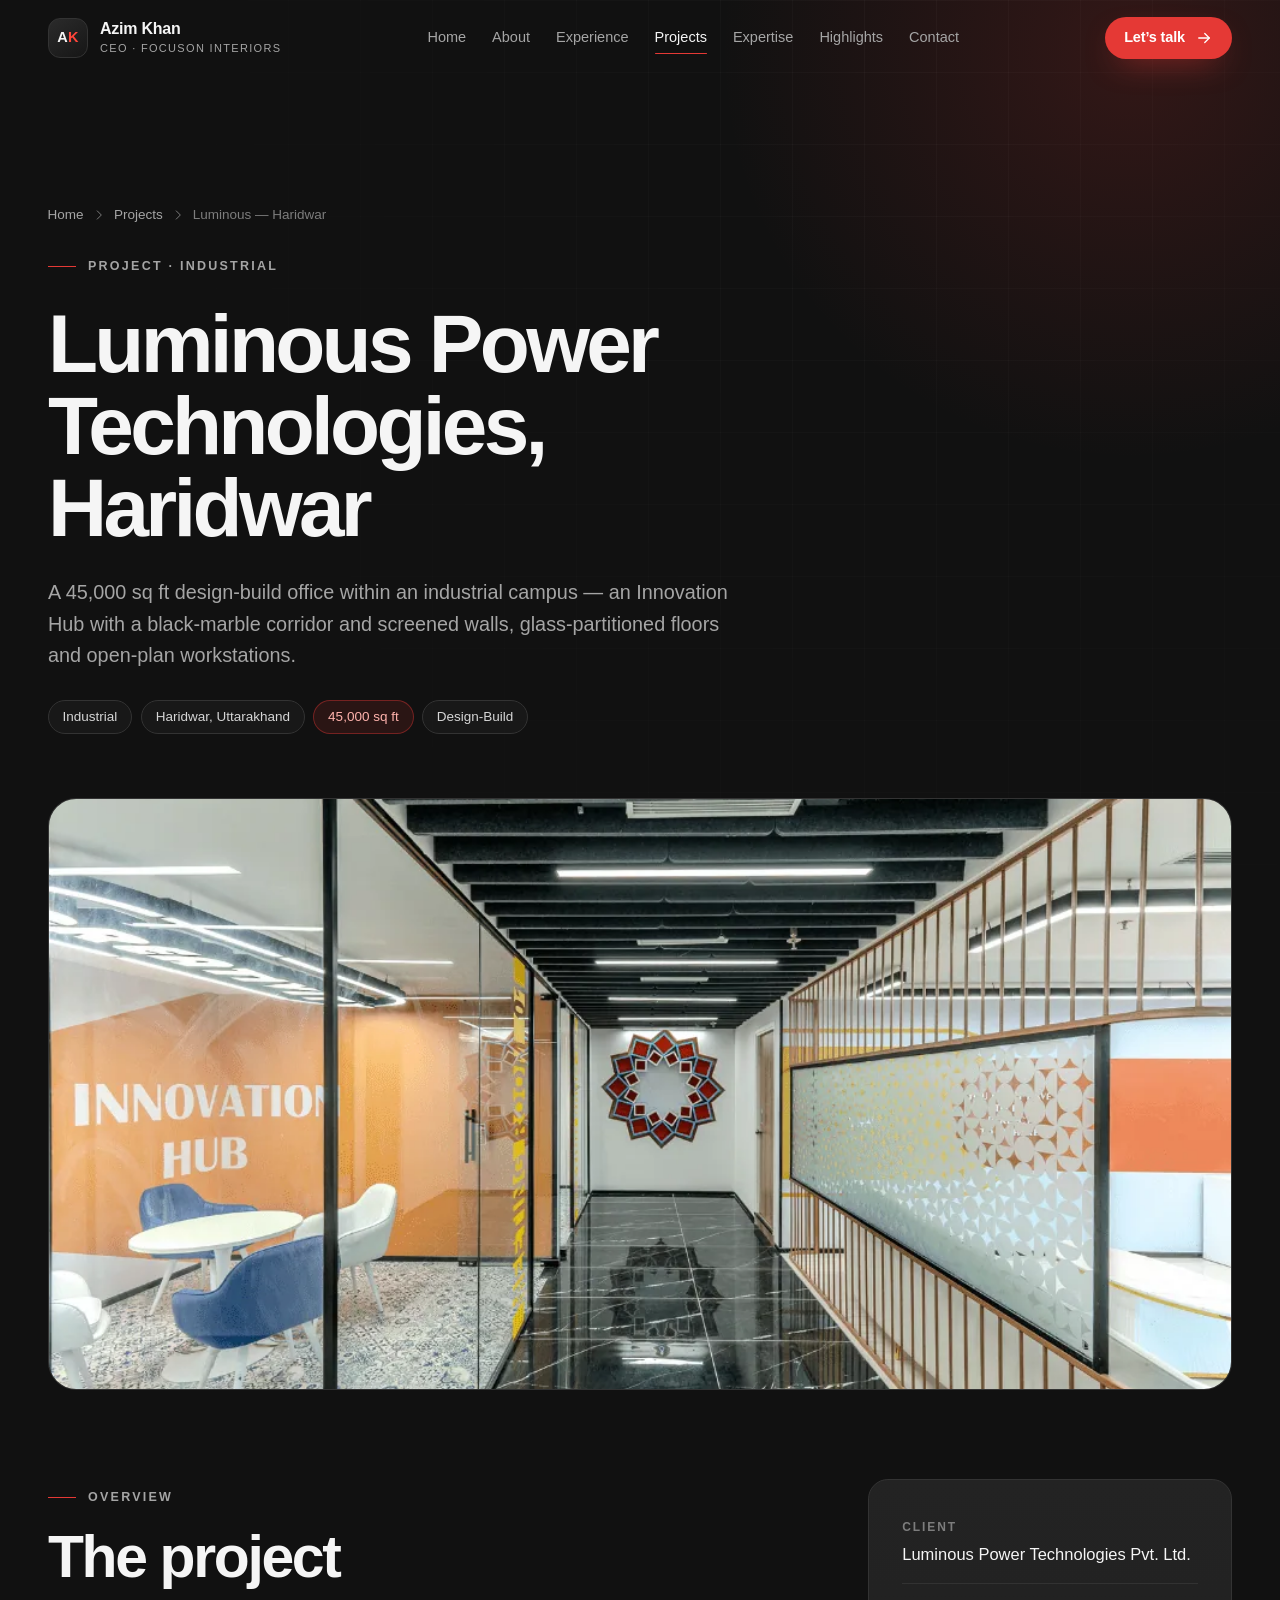
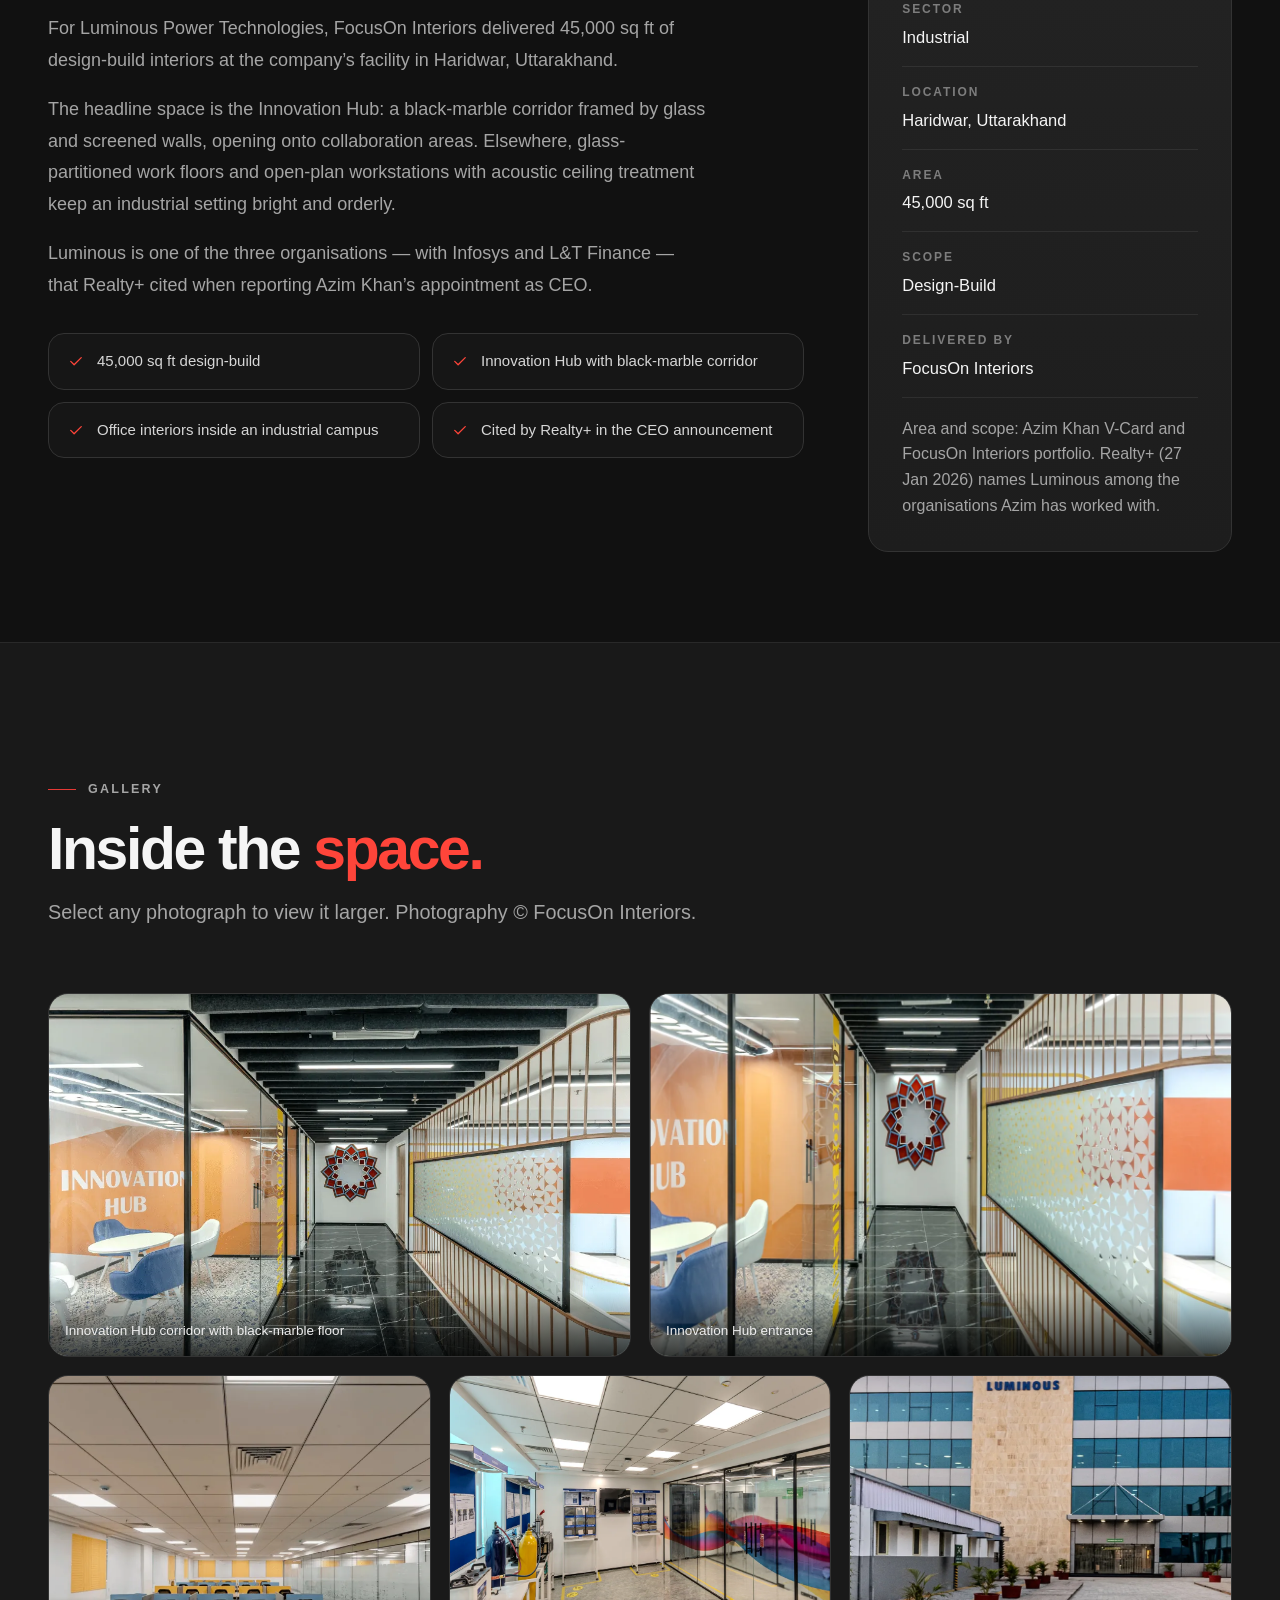
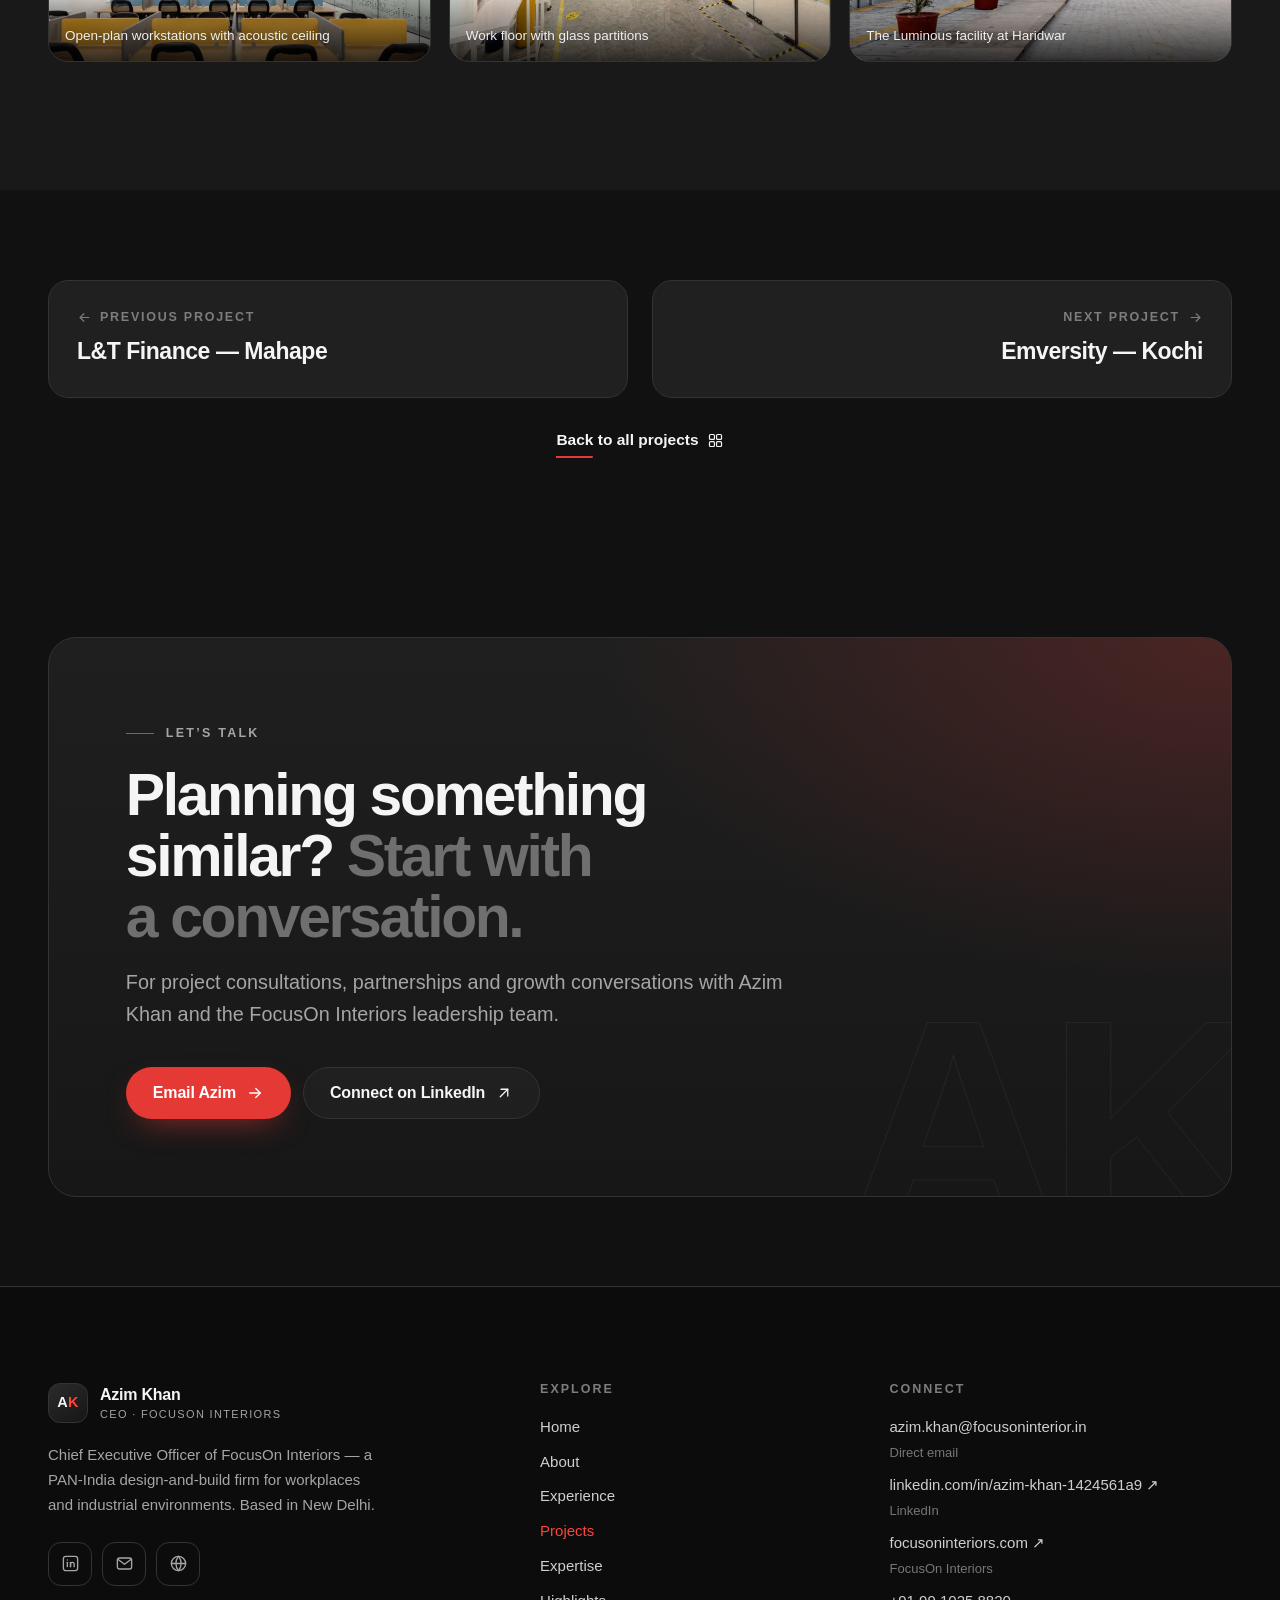
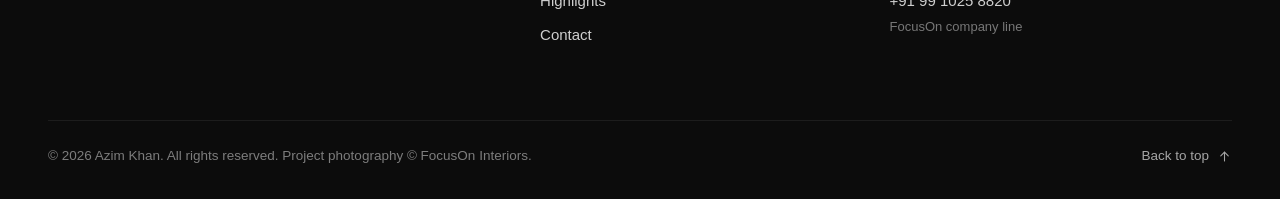
<file: project-luminous-haridwar.html>
<!doctype html>
<html lang="en-IN">
<head>
  <meta charset="utf-8">
  <meta name="viewport" content="width=device-width, initial-scale=1, viewport-fit=cover">
  <title>Luminous Power Technologies, Haridwar — FocusOn Interiors Project · Azim Khan</title>
  <meta name="description" content="Luminous Power Technologies, Haridwar: 45,000 sq ft industrial project in Haridwar, Uttarakhand delivered by FocusOn Interiors. A 45,000 sq ft design-build office within an industrial campus — an Innovation Hub with a black-marble corridor and screened walls, glass-partitioned floors and open-plan w">
  <meta name="author" content="Azim Khan">
  <meta name="robots" content="index, follow">
  <meta name="theme-color" content="#111111">
  <meta name="color-scheme" content="dark">
  <meta property="og:type" content="website">
  <meta property="og:site_name" content="Azim Khan">
  <meta property="og:locale" content="en_IN">
  <meta property="og:title" content="Luminous Power Technologies, Haridwar — FocusOn Interiors Project · Azim Khan">
  <meta property="og:description" content="Luminous Power Technologies, Haridwar: 45,000 sq ft industrial project in Haridwar, Uttarakhand delivered by FocusOn Interiors. A 45,000 sq ft design-build office within an industrial campus — an Innovation Hub with a black-marble corridor and screened walls, glass-partitioned floors and open-plan w">
  <meta property="og:image" content="assets/images/azim-khan-og.jpg">
  <meta property="og:image:width" content="1200">
  <meta property="og:image:height" content="630">
  <meta property="og:image:alt" content="Azim Khan, Chief Executive Officer, FocusOn Interiors">
  <meta name="twitter:card" content="summary_large_image">
  <meta name="twitter:title" content="Luminous Power Technologies, Haridwar — FocusOn Interiors Project · Azim Khan">
  <meta name="twitter:description" content="Luminous Power Technologies, Haridwar: 45,000 sq ft industrial project in Haridwar, Uttarakhand delivered by FocusOn Interiors. A 45,000 sq ft design-build office within an industrial campus — an Innovation Hub with a black-marble corridor and screened walls, glass-partitioned floors and open-plan w">
  <meta name="twitter:image" content="assets/images/azim-khan-og.jpg">
  <link rel="icon" type="image/svg+xml" href="data:image/svg+xml,%3Csvg xmlns='http://www.w3.org/2000/svg' viewBox='0 0 64 64'%3E%3Crect width='64' height='64' rx='16' fill='%23111111'/%3E%3Crect x='1' y='1' width='62' height='62' rx='15' fill='none' stroke='%23333333' stroke-width='2'/%3E%3Ctext x='32' y='42' text-anchor='middle' font-family='Helvetica,Arial,sans-serif' font-size='25' font-weight='700' fill='%23F5F5F5'%3EA%3Ctspan fill='%23FF453A'%3EK%3C/tspan%3E%3C/text%3E%3C/svg%3E">
  <link rel="apple-touch-icon" href="assets/images/apple-touch-icon.png">
  <script>document.documentElement.classList.add('js');</script>
  <style>
/* ====== Shared design system (replicated in every page by design) ====== */
/* ==========================================================
   Design tokens — keep identical across every page
   ========================================================== */
:root{
  --bg:#111111; --bg-2:#191919; --card:#202020; --card-2:#262626;
  --red:#E53935; --red-hi:#FF453A; --red-soft:rgba(229,57,53,.12);
  --text:#F5F5F5; --muted:#A5A5A5; --border:#333333; --border-soft:rgba(255,255,255,.07);
  --radius-sm:12px; --radius:20px; --radius-lg:28px;
  --maxw:1240px; --gutter:clamp(20px,5vw,48px); --header-h:76px;
  --ease:cubic-bezier(.22,1,.36,1);
  --font:-apple-system,BlinkMacSystemFont,"SF Pro Display","SF Pro Text","Segoe UI Variable","Segoe UI",Inter,Roboto,"Helvetica Neue",Arial,sans-serif;
}
*,*::before,*::after{box-sizing:border-box}
html{-webkit-text-size-adjust:100%;text-size-adjust:100%;scroll-behavior:smooth;scroll-padding-top:calc(var(--header-h) + 20px);background:var(--bg)}
body{margin:0;min-height:100vh;background:var(--bg);color:var(--text);font-family:var(--font);font-size:17px;line-height:1.65;-webkit-font-smoothing:antialiased;-moz-osx-font-smoothing:grayscale;overflow-x:hidden;text-rendering:optimizeLegibility}
body.menu-open{overflow:hidden}
img{max-width:100%;height:auto;display:block}
a{color:inherit;text-decoration:none}
button{font:inherit;color:inherit}
p{margin:0}
figure,blockquote{margin:0}
ul,ol{margin:0;padding:0;list-style:none}
::selection{background:var(--red);color:#fff}
:focus-visible{outline:2px solid var(--red-hi);outline-offset:3px;border-radius:8px}
.skip-link{position:fixed;left:16px;top:-80px;z-index:400;background:var(--red);color:#fff;padding:12px 18px;border-radius:12px;font-weight:600;transition:top .25s var(--ease)}
.skip-link:focus{top:16px}
.sr-only{position:absolute!important;width:1px;height:1px;padding:0;margin:-1px;overflow:hidden;clip:rect(0,0,0,0);white-space:nowrap;border:0}

/* ---------- layout ---------- */
.container{width:min(100% - 2*var(--gutter),var(--maxw));margin-inline:auto}
.section{position:relative;padding-block:clamp(80px,10vw,140px)}
.section--tight{padding-block:clamp(56px,7vw,96px)}
.section--alt{background:var(--bg-2)}
.section--line{border-top:1px solid var(--border-soft)}
.grid{display:grid;gap:clamp(16px,2vw,24px)}
.grid-2{grid-template-columns:repeat(2,minmax(0,1fr))}
.grid-3{grid-template-columns:repeat(3,minmax(0,1fr))}
.grid-4{grid-template-columns:repeat(4,minmax(0,1fr))}
.split{display:grid;grid-template-columns:minmax(0,1fr) minmax(0,1fr);gap:clamp(40px,6vw,96px);align-items:center}
.stack>*+*{margin-top:18px}

/* ---------- typography ---------- */
h1,h2,h3,h4{margin:0;font-weight:650;letter-spacing:-.025em;line-height:1.08;text-wrap:balance}
.eyebrow{display:inline-flex;align-items:center;gap:12px;font-size:12.5px;font-weight:600;letter-spacing:.18em;text-transform:uppercase;color:var(--muted)}
.eyebrow::before{content:"";width:28px;height:1px;background:var(--red)}
.display{font-size:clamp(48px,8vw,112px);font-weight:700;letter-spacing:-.05em;line-height:.95}
.h1{font-size:clamp(42px,6.4vw,88px);font-weight:700;letter-spacing:-.045em;line-height:1}
.h2{font-size:clamp(34px,4.6vw,60px);letter-spacing:-.04em;line-height:1.04}
.h3{font-size:clamp(21px,1.9vw,25px);letter-spacing:-.02em;line-height:1.2}
.lead{font-size:clamp(18px,1.55vw,21px);line-height:1.6;color:var(--muted);max-width:62ch}
.body-copy{color:var(--muted);max-width:66ch}
.body-copy strong,.lead strong{color:var(--text);font-weight:600}
.accent{color:var(--red-hi)}
.dim{color:#6f6f6f}
.grad{background:linear-gradient(180deg,#ffffff 0%,#b9b9b9 100%);-webkit-background-clip:text;background-clip:text;color:transparent}
.grad-red{background:linear-gradient(100deg,#ff6b5f 0%,#e53935 60%,#b72b28 100%);-webkit-background-clip:text;background-clip:text;color:transparent}
.section-head{display:flex;align-items:flex-end;justify-content:space-between;gap:32px;margin-bottom:clamp(40px,5vw,64px)}
.section-head>div{max-width:760px}
.section-head .h2{margin-top:18px}
.section-head .lead{margin-top:18px}
.source{font-size:13px;color:#7d7d7d;line-height:1.5}
.source a{color:var(--muted);border-bottom:1px solid #444;transition:color .2s,border-color .2s}
.source a:hover{color:var(--text);border-color:var(--red)}

/* ---------- buttons & links ---------- */
.btn-row{display:flex;flex-wrap:wrap;gap:12px;align-items:center}
.btn{position:relative;display:inline-flex;align-items:center;justify-content:center;gap:10px;min-height:52px;padding:0 26px;border-radius:999px;border:1px solid transparent;font-size:16px;font-weight:600;letter-spacing:-.01em;cursor:pointer;white-space:nowrap;transition:transform .4s var(--ease),background-color .3s,border-color .3s,box-shadow .4s var(--ease),color .3s}
.btn svg{width:18px;height:18px;flex:none;transition:transform .4s var(--ease)}
.btn:hover svg{transform:translateX(3px)}
.btn--primary{background:var(--red);color:#fff;box-shadow:0 12px 32px -14px rgba(229,57,53,.75)}
.btn--primary:hover{background:var(--red-hi);transform:translateY(-2px);box-shadow:0 20px 44px -16px rgba(255,69,58,.75)}
.btn--ghost{background:rgba(255,255,255,.03);border-color:var(--border);color:var(--text)}
.btn--ghost:hover{background:rgba(255,255,255,.07);border-color:#555;transform:translateY(-2px)}
.btn--sm{min-height:42px;padding:0 18px;font-size:14.5px}
.link-arrow{position:relative;display:inline-flex;align-items:center;gap:8px;font-weight:600;font-size:15.5px;color:var(--text);padding-bottom:5px}
.link-arrow svg{width:17px;height:17px;transition:transform .4s var(--ease)}
.link-arrow::after{content:"";position:absolute;left:0;right:0;bottom:0;height:1.5px;background:var(--red);transform:scaleX(.22);transform-origin:left;transition:transform .5s var(--ease)}
.link-arrow:hover::after,.link-arrow:focus-visible::after{transform:scaleX(1)}
.link-arrow:hover svg{transform:translateX(3px)}
.text-link{color:var(--text);background:linear-gradient(var(--red),var(--red)) 0 100%/0 1.5px no-repeat;transition:background-size .45s var(--ease)}
.text-link:hover{background-size:100% 1.5px}

/* ---------- chips & icons ---------- */
.chip{display:inline-flex;align-items:center;gap:8px;padding:7px 14px;border-radius:999px;border:1px solid var(--border);background:rgba(255,255,255,.03);font-size:13.5px;color:#d6d6d6;line-height:1.3}
.chip--red{border-color:rgba(229,57,53,.4);background:var(--red-soft);color:#ffb3ad}
.chip-row{display:flex;flex-wrap:wrap;gap:8px}
.icon{width:50px;height:50px;flex:none;border-radius:15px;display:grid;place-items:center;background:var(--red-soft);border:1px solid rgba(229,57,53,.28);color:var(--red-hi);transition:transform .5s var(--ease),background-color .3s}
.icon svg{width:23px;height:23px}

/* ---------- cards ---------- */
.card{position:relative;overflow:hidden;background:linear-gradient(180deg,#232323 0%,#1d1d1d 100%);border:1px solid var(--border);border-radius:var(--radius);padding:clamp(24px,2.6vw,34px);transition:transform .55s var(--ease),border-color .4s,box-shadow .55s var(--ease)}
.card::before{content:"";position:absolute;inset:0 0 auto 0;height:1px;background:linear-gradient(90deg,transparent,rgba(255,69,58,.75),transparent);opacity:0;transition:opacity .45s}
.card:hover{transform:translateY(-4px);border-color:#474747;box-shadow:0 30px 60px -34px rgba(0,0,0,.9)}
.card:hover::before{opacity:1}
.card:hover .icon{transform:translateY(-2px) scale(1.04);background:rgba(229,57,53,.18)}
.card h3{margin-top:22px}
.card p{margin-top:12px;color:var(--muted);font-size:16px;line-height:1.6}
.card .num{font-size:13px;font-weight:600;letter-spacing:.14em;color:#7a7a7a}
.card--flat:hover{transform:none}
.quote-card{display:flex;flex-direction:column;gap:22px}
.quote-card blockquote{margin:0;font-size:clamp(18px,1.5vw,20px);line-height:1.55;color:#e9e9e9;letter-spacing:-.01em}
.quote-card .q-icon{width:34px;height:34px;color:var(--red-hi)}
.quote-card figcaption{margin-top:auto;padding-top:18px;border-top:1px solid var(--border-soft);display:flex;flex-direction:column;gap:3px;font-size:14.5px}
.quote-card figcaption strong{font-weight:600;color:var(--text)}
.quote-card figcaption span{color:var(--muted)}
.quote-card figure{margin:0}

/* ---------- media frames ---------- */
.frame{position:relative;overflow:hidden;border-radius:var(--radius-lg);border:1px solid var(--border);background:#1a1a1a}
.frame img{width:100%;height:100%;object-fit:cover;transition:transform 1.4s var(--ease)}
.frame:hover img{transform:scale(1.04)}
.frame figcaption,.frame .caption{position:absolute;left:16px;bottom:16px;right:16px;display:flex;justify-content:space-between;gap:12px;font-size:13px;color:#e6e6e6}
.frame .caption span{background:rgba(17,17,17,.72);backdrop-filter:blur(10px);-webkit-backdrop-filter:blur(10px);border:1px solid rgba(255,255,255,.08);padding:7px 12px;border-radius:999px}
.img-missing{display:grid;place-items:center;background:repeating-linear-gradient(135deg,#1c1c1c 0 12px,#202020 12px 24px)}
.img-missing img{opacity:0}
.img-missing::after{content:attr(data-fallback);position:absolute;inset:auto 0 50% 0;transform:translateY(50%);text-align:center;font-size:13px;color:#777;padding:0 16px}

/* ---------- project card (shared) ---------- */
.project-card{position:relative;display:flex;flex-direction:column;background:var(--card);border:1px solid var(--border);border-radius:var(--radius);overflow:hidden;transition:transform .6s var(--ease),border-color .4s,box-shadow .6s var(--ease)}
.project-card:hover{transform:translateY(-5px);border-color:#4a4a4a;box-shadow:0 36px 70px -40px rgba(0,0,0,.95)}
.project-media{position:relative;aspect-ratio:4/3;overflow:hidden;background:#1a1a1a}
.project-media img{width:100%;height:100%;object-fit:cover;transition:transform 1.3s var(--ease)}
.project-card:hover .project-media img{transform:scale(1.07)}
.project-media::after{content:"";position:absolute;inset:0;background:linear-gradient(180deg,rgba(0,0,0,0) 55%,rgba(0,0,0,.55) 100%);pointer-events:none}
.project-tag{position:absolute;z-index:2;left:16px;top:16px;padding:6px 12px;border-radius:999px;font-size:12px;font-weight:600;letter-spacing:.06em;text-transform:uppercase;background:rgba(17,17,17,.72);border:1px solid rgba(255,255,255,.1);backdrop-filter:blur(10px);-webkit-backdrop-filter:blur(10px)}
.project-area{position:absolute;z-index:2;right:16px;bottom:14px;font-size:13px;font-weight:600;color:#fff}
.project-body{display:flex;flex-direction:column;gap:10px;flex:1;padding:24px 26px 26px}
.project-body h3{font-size:clamp(20px,1.7vw,23px)}
.project-meta{display:flex;flex-wrap:wrap;gap:4px 14px;font-size:14px;color:var(--muted)}
.project-meta span{display:inline-flex;align-items:center;gap:6px}
.project-meta svg{width:15px;height:15px;color:#7d7d7d}
.project-body p{color:var(--muted);font-size:15.5px;line-height:1.6}
.project-body .link-arrow{margin-top:auto;padding-top:10px;align-self:flex-start}
.project-link::before{content:"";position:absolute;inset:0;z-index:3}

/* ---------- header ---------- */
.site-header{position:fixed;inset:0 0 auto 0;z-index:100;height:var(--header-h);border-bottom:1px solid transparent;transition:background-color .45s var(--ease),border-color .45s,backdrop-filter .45s}
.site-header.is-scrolled,.menu-open .site-header{background:rgba(17,17,17,.8);-webkit-backdrop-filter:saturate(170%) blur(18px);backdrop-filter:saturate(170%) blur(18px);border-bottom-color:var(--border-soft)}
.header-inner{height:100%;display:flex;align-items:center;justify-content:space-between;gap:24px}
.brand{display:inline-flex;align-items:center;gap:12px;flex:none;border-radius:12px}
.brand-mark{width:40px;height:40px;border-radius:12px;display:flex;align-items:center;justify-content:center;background:linear-gradient(145deg,#2b2b2b,#161616);border:1px solid var(--border);font-weight:700;font-size:14.5px;letter-spacing:.02em;transition:border-color .3s,transform .5s var(--ease)}
.brand-mark span{color:var(--red-hi)}
.brand:hover .brand-mark{border-color:var(--red);transform:rotate(-4deg)}
.brand-text{display:flex;flex-direction:column;line-height:1.15}
.brand-text strong{font-size:16px;font-weight:650;letter-spacing:-.015em}
.brand-text small{font-size:11px;color:var(--muted);letter-spacing:.12em;text-transform:uppercase;margin-top:3px}
.nav{display:flex;align-items:center;gap:2px}
.nav a{position:relative;padding:10px 12px;border-radius:10px;font-size:14.5px;font-weight:500;color:var(--muted);transition:color .25s}
.nav a::after{content:"";position:absolute;left:12px;right:12px;bottom:5px;height:1.5px;border-radius:2px;background:var(--red);transform:scaleX(0);transform-origin:left;transition:transform .45s var(--ease)}
.nav a:hover,.nav a[aria-current="page"]{color:var(--text)}
.nav a:hover::after,.nav a:focus-visible::after,.nav a[aria-current="page"]::after{transform:scaleX(1)}
.header-actions{display:flex;align-items:center;gap:10px}
.menu-toggle{display:none;position:relative;width:46px;height:46px;border-radius:13px;border:1px solid var(--border);background:rgba(255,255,255,.04);cursor:pointer;transition:border-color .3s,background-color .3s}
.menu-toggle:hover{border-color:#555}
.menu-toggle span{position:absolute;left:13px;right:13px;height:1.7px;border-radius:2px;background:var(--text);transition:transform .5s var(--ease),top .5s var(--ease),width .5s var(--ease)}
.menu-toggle span:nth-child(1){top:18px}
.menu-toggle span:nth-child(2){top:26px;right:19px}
.menu-toggle[aria-expanded="true"] span:nth-child(1){top:22px;transform:rotate(45deg)}
.menu-toggle[aria-expanded="true"] span:nth-child(2){top:22px;right:13px;transform:rotate(-45deg)}
.mobile-menu{position:fixed;inset:0;z-index:99;display:flex;flex-direction:column;justify-content:space-between;gap:32px;padding:calc(var(--header-h) + 24px) var(--gutter) max(32px,env(safe-area-inset-bottom));background:rgba(13,13,13,.97);-webkit-backdrop-filter:blur(22px);backdrop-filter:blur(22px);overflow-y:auto;opacity:0;visibility:hidden;transition:opacity .45s var(--ease),visibility 0s linear .45s}
.mobile-menu.is-open{opacity:1;visibility:visible;transition:opacity .45s var(--ease),visibility 0s}
.mobile-menu nav a{display:flex;align-items:baseline;justify-content:space-between;gap:16px;padding:14px 4px;border-bottom:1px solid var(--border);font-size:clamp(28px,7.4vw,42px);font-weight:650;letter-spacing:-.035em;line-height:1.15;opacity:0;transform:translateY(18px);transition:opacity .5s var(--ease),transform .6s var(--ease),color .25s;transition-delay:calc(var(--i,0)*45ms)}
.mobile-menu nav a small{font-size:13px;font-weight:500;letter-spacing:.08em;color:#6d6d6d}
.mobile-menu nav a:hover,.mobile-menu nav a[aria-current="page"]{color:var(--red-hi)}
.mobile-menu.is-open nav a{opacity:1;transform:none}
.mobile-menu-foot{display:flex;flex-direction:column;gap:14px;font-size:15px;color:var(--muted)}
.mobile-menu-foot a{color:var(--text)}

/* ---------- page hero (inner pages) ---------- */
.page-hero{position:relative;overflow:hidden;padding-top:calc(var(--header-h) + clamp(64px,10vw,132px));padding-bottom:clamp(56px,7vw,100px)}
.page-hero::before{content:"";position:absolute;width:820px;height:820px;right:-260px;top:-360px;border-radius:50%;background:radial-gradient(closest-side,rgba(229,57,53,.16),rgba(229,57,53,0));pointer-events:none}
.page-hero::after{content:"";position:absolute;inset:0;background-image:linear-gradient(rgba(255,255,255,.028) 1px,transparent 1px),linear-gradient(90deg,rgba(255,255,255,.028) 1px,transparent 1px);background-size:72px 72px;-webkit-mask-image:radial-gradient(ellipse at 70% 0%,#000 0%,transparent 65%);mask-image:radial-gradient(ellipse at 70% 0%,#000 0%,transparent 65%);pointer-events:none}
.page-hero .container{position:relative;z-index:1}
.page-hero .h1{margin-top:26px;max-width:16ch}
.page-hero .lead{margin-top:28px}
.crumbs{display:flex;flex-wrap:wrap;align-items:center;gap:8px;font-size:13.5px;color:#7d7d7d;margin-bottom:22px}
.crumbs a{color:var(--muted);transition:color .2s}
.crumbs a:hover{color:var(--text)}
.crumbs svg{width:14px;height:14px}

/* ---------- reveal system ---------- */
.reveal-line{display:block;overflow:hidden;padding-bottom:.06em;margin-bottom:-.06em}
.reveal-line>span{display:block}
.js .reveal-line>span{transform:translateY(108%);transition:transform 1.15s var(--ease);transition-delay:var(--d,0s);animation:failsafe-show 0s linear 6s forwards}
.js .hero-fade{opacity:0;transform:translateY(18px);transition:opacity 1s var(--ease),transform 1s var(--ease);transition-delay:var(--d,0s);animation:failsafe-show 0s linear 6s forwards}
.is-ready .reveal-line>span,.is-ready .hero-fade{transform:none;opacity:1}
.js [data-reveal]{opacity:0;transform:translateY(30px);transition:opacity .95s var(--ease),transform .95s var(--ease);transition-delay:var(--d,0s)}
.js [data-reveal="fade"]{transform:none}
.js [data-reveal="scale"]{transform:scale(.96)}
.js [data-reveal].is-in{opacity:1;transform:none}
@keyframes failsafe-show{to{opacity:1;transform:none}}

/* ---------- CTA band ---------- */
.cta-card{position:relative;overflow:hidden;border-radius:var(--radius-lg);border:1px solid var(--border);background:radial-gradient(120% 140% at 100% 0%,rgba(229,57,53,.22) 0%,rgba(229,57,53,0) 45%),linear-gradient(180deg,#1f1f1f,#171717);padding:clamp(36px,6vw,80px)}
.cta-card::after{content:"AK";position:absolute;right:-.06em;bottom:-.28em;font-size:clamp(160px,24vw,340px);font-weight:800;letter-spacing:-.06em;line-height:1;color:transparent;-webkit-text-stroke:1px rgba(255,255,255,.06);pointer-events:none}
.cta-card>*{position:relative;z-index:1}
.cta-card .h2{margin-top:20px;max-width:21ch;hyphens:manual}
.cta-card .lead{margin-top:20px}
.cta-card .btn-row{margin-top:36px}

/* ---------- footer ---------- */
.site-footer{position:relative;border-top:1px solid var(--border);background:#0c0c0c;padding:clamp(64px,8vw,96px) 0 32px;font-size:15px}
.footer-top{display:grid;grid-template-columns:1.5fr 1fr 1.2fr;gap:clamp(32px,5vw,72px)}
.footer-brand p{margin-top:20px;color:var(--muted);max-width:40ch;line-height:1.65}
.footer-social{display:flex;gap:10px;margin-top:24px}
.footer-social a{width:44px;height:44px;border-radius:13px;display:grid;place-items:center;border:1px solid var(--border);color:var(--muted);transition:color .25s,border-color .25s,transform .4s var(--ease)}
.footer-social a:hover{color:var(--text);border-color:var(--red);transform:translateY(-2px)}
.footer-social svg{width:19px;height:19px}
.footer-col h2{font-size:12.5px;font-weight:600;letter-spacing:.16em;text-transform:uppercase;color:#7d7d7d;margin-bottom:18px}
.footer-col li+li{margin-top:10px}
.footer-col a{color:#cfcfcf;transition:color .2s}
.footer-col a:hover,.footer-col a[aria-current="page"]{color:var(--text)}
.footer-col a[aria-current="page"]{color:var(--red-hi)}
.footer-col .small{display:block;font-size:13px;color:#777;margin-top:2px}
.footer-bottom{margin-top:clamp(48px,6vw,72px);padding-top:24px;border-top:1px solid var(--border-soft);display:flex;flex-wrap:wrap;justify-content:space-between;align-items:center;gap:12px 24px;font-size:13.5px;color:#7d7d7d}
.to-top{display:inline-flex;align-items:center;gap:8px;color:var(--muted);transition:color .2s}
.to-top:hover{color:var(--text)}
.to-top svg{width:15px;height:15px;transform:rotate(-90deg)}

/* ---------- toast ---------- */
.toast{position:fixed;left:50%;bottom:max(24px,env(safe-area-inset-bottom));z-index:250;transform:translate(-50%,20px);opacity:0;pointer-events:none;background:#262626;border:1px solid #3d3d3d;color:var(--text);padding:12px 18px;border-radius:999px;font-size:14.5px;display:flex;align-items:center;gap:10px;box-shadow:0 20px 40px -20px #000;transition:opacity .35s var(--ease),transform .45s var(--ease)}
.toast svg{width:17px;height:17px;color:#57d18a}
.toast.is-show{opacity:1;transform:translate(-50%,0)}

/* ---------- responsive (shared) ---------- */
@media (max-width:1120px){
  .nav,.header-cta{display:none}
  .menu-toggle{display:block}
}
@media (max-width:1024px){
  .grid-4{grid-template-columns:repeat(2,minmax(0,1fr))}
  .grid-3{grid-template-columns:repeat(2,minmax(0,1fr))}
  .footer-top{grid-template-columns:1fr 1fr}
  .footer-brand{grid-column:1/-1}
}
@media (max-width:860px){
  .split{grid-template-columns:1fr}
  .section-head{flex-direction:column;align-items:flex-start}
}
@media (max-width:640px){
  body{font-size:16px}
  .grid-2,.grid-3,.grid-4{grid-template-columns:1fr}
  .btn{width:100%}
  .btn-row{flex-direction:column;align-items:stretch}
  .footer-top{grid-template-columns:1fr}
  .brand-text small{display:none}
  :root{--header-h:68px}
}
@media (max-width:360px){
  .brand-text strong{font-size:15px}
  .display{font-size:44px}
}
@media (hover:none){
  .card:hover,.project-card:hover{transform:none}
}
@media (prefers-reduced-motion:reduce){
  html{scroll-behavior:auto}
  *,*::before,*::after{animation-duration:.001ms!important;animation-iteration-count:1!important;transition-duration:.001ms!important;transition-delay:0s!important}
  .js [data-reveal],.js .reveal-line>span,.js .hero-fade{opacity:1;transform:none}
}
@media print{
  .site-header,.mobile-menu,.cta-section,.toast{display:none!important}
  body{background:#fff;color:#000}
}

/* ====== Page-specific styles ====== */
.pd-hero-img{margin-top:clamp(40px,5vw,64px);aspect-ratio:16/8;border-radius:var(--radius-lg)}
.pd-hero-img img{object-position:center}
.pd-chips{margin-top:28px}
.pd{display:grid;grid-template-columns:minmax(0,1.35fr) minmax(0,.65fr);gap:clamp(36px,5vw,80px);align-items:start}
.pd .body-copy{font-size:18px;line-height:1.75}
.pd .body-copy+.body-copy{margin-top:18px}
.pd-points{margin-top:32px;display:grid;grid-template-columns:repeat(2,minmax(0,1fr));gap:12px}
.pd-points li{display:flex;gap:12px;align-items:flex-start;padding:16px 18px;border-radius:16px;border:1px solid var(--border);background:rgba(255,255,255,.02);font-size:15px;color:#d6d6d6;line-height:1.5}
.pd-points svg{width:18px;height:18px;flex:none;color:var(--red-hi);margin-top:2px}
.spec{position:sticky;top:calc(var(--header-h) + 28px)}
.spec dl{margin:0;display:grid}
.spec dl div{padding:16px 0;border-bottom:1px solid var(--border-soft)}
.spec dl div:first-child{padding-top:4px}
.spec dt{font-size:12px;font-weight:600;letter-spacing:.16em;text-transform:uppercase;color:#7d7d7d}
.spec dd{margin:6px 0 0;font-size:16.5px;font-weight:500;line-height:1.45}
.spec .source{margin-top:18px}
.gallery{display:grid;grid-template-columns:repeat(6,minmax(0,1fr));gap:clamp(12px,1.6vw,18px)}
.g-item{grid-column:span 2;position:relative;display:block;width:100%;padding:0;border:1px solid var(--border);border-radius:var(--radius);overflow:hidden;background:#1a1a1a;cursor:zoom-in;aspect-ratio:4/3}
.g-item.g-big{grid-column:span 3;aspect-ratio:16/10}
.g-item.g-full{grid-column:1/-1;aspect-ratio:21/9}
.g-item img{width:100%;height:100%;object-fit:cover;transition:transform 1.2s var(--ease),filter .6s}
.g-item:hover img{transform:scale(1.06)}
.g-item .zoom{position:absolute;right:12px;top:12px;width:40px;height:40px;border-radius:12px;display:grid;place-items:center;background:rgba(17,17,17,.7);border:1px solid rgba(255,255,255,.12);opacity:0;transform:scale(.9);transition:opacity .3s,transform .4s var(--ease)}
.g-item .zoom svg{width:18px;height:18px}
.g-item:hover .zoom,.g-item:focus-visible .zoom{opacity:1;transform:none}
.g-item figcaption{position:absolute;left:0;right:0;bottom:0;padding:28px 16px 14px;font-size:13.5px;text-align:left;color:#eee;background:linear-gradient(180deg,transparent,rgba(0,0,0,.75))}
.gallery--small .g-item{grid-column:span 2;aspect-ratio:auto}
.gallery--small .g-item img{height:auto;max-height:240px}
.pager{display:grid;grid-template-columns:1fr 1fr;gap:clamp(12px,2vw,24px)}
.pager a{display:flex;flex-direction:column;gap:6px;padding:26px 28px;border-radius:var(--radius);border:1px solid var(--border);background:var(--card);transition:border-color .3s,transform .5s var(--ease)}
.pager a:hover{border-color:#4a4a4a;transform:translateY(-3px)}
.pager span{font-size:12.5px;font-weight:600;letter-spacing:.14em;text-transform:uppercase;color:#7d7d7d;display:inline-flex;align-items:center;gap:8px}
.pager span svg{width:15px;height:15px}
.pager strong{font-size:clamp(19px,1.8vw,23px);font-weight:650;letter-spacing:-.02em}
.pager .next{text-align:right;align-items:flex-end}
/* lightbox */
.lightbox{position:fixed;inset:0;z-index:260;display:grid;grid-template-rows:auto 1fr auto;background:rgba(8,8,8,.96);opacity:0;visibility:hidden;transition:opacity .35s var(--ease),visibility 0s linear .35s}
.lightbox.is-open{opacity:1;visibility:visible;transition:opacity .35s var(--ease),visibility 0s}
.lb-bar{display:flex;justify-content:space-between;align-items:center;gap:16px;padding:16px var(--gutter);font-size:14px;color:var(--muted)}
.lb-stage{position:relative;display:grid;place-items:center;padding:0 clamp(60px,8vw,110px);min-height:0}
.lb-stage img{max-width:100%;max-height:calc(100vh - 170px);width:auto;height:auto;border-radius:14px;box-shadow:0 40px 80px -30px #000;transition:opacity .25s}
.lb-caption{padding:16px var(--gutter) max(22px,env(safe-area-inset-bottom));text-align:center;color:#ddd;font-size:15px}
.lb-btn{width:48px;height:48px;border-radius:50%;display:grid;place-items:center;border:1px solid #3a3a3a;background:rgba(30,30,30,.85);color:var(--text);cursor:pointer;transition:border-color .25s,background-color .25s}
.lb-btn:hover{border-color:var(--red);background:#222}
.lb-btn svg{width:20px;height:20px}
.lb-prev,.lb-next{position:absolute;top:50%;transform:translateY(-50%)}
.lb-prev{left:clamp(8px,2vw,28px)}
.lb-next{right:clamp(8px,2vw,28px)}
@media (max-width:960px){.pd{grid-template-columns:1fr}.spec{position:relative;top:0}}
@media (max-width:760px){.gallery .g-item{grid-column:1/-1;aspect-ratio:4/3}.gallery--small .g-item{aspect-ratio:auto!important}.gallery--small .g-item img{max-height:none}.pd-points{grid-template-columns:1fr}.pd-hero-img{aspect-ratio:4/3}.pager{grid-template-columns:1fr}.pager .next{text-align:left;align-items:flex-start}.lb-stage{padding:0 12px}.lb-prev,.lb-next{top:auto;bottom:-64px;transform:none}.lb-prev{left:calc(50% - 60px)}.lb-next{right:calc(50% - 60px)}.lb-caption{padding-top:76px}}

  </style>
</head>
<body>

  <a class="skip-link" href="#main">Skip to content</a>
  <header class="site-header" id="top">
    <div class="container header-inner">
      <a class="brand" href="index.html" aria-label="Azim Khan — home">
        <span class="brand-mark" aria-hidden="true">A<span>K</span></span>
        <span class="brand-text"><strong>Azim Khan</strong><small>CEO · FocusOn Interiors</small></span>
      </a>
      <nav class="nav" aria-label="Main navigation">
          <a href="index.html">Home</a>
          <a href="about.html">About</a>
          <a href="experience.html">Experience</a>
          <a href="projects.html" aria-current="page">Projects</a>
          <a href="expertise.html">Expertise</a>
          <a href="highlights.html">Highlights</a>
          <a href="contact.html">Contact</a>
      </nav>
      <div class="header-actions">
        <a class="btn btn--primary btn--sm header-cta" href="contact.html">Let’s talk <svg viewBox="0 0 24 24" fill="none" stroke="currentColor" stroke-width="1.7" stroke-linecap="round" stroke-linejoin="round" aria-hidden="true" focusable="false"><path d="M5 12h14"/><path d="m13 6 6 6-6 6"/></svg></a>
        <button class="menu-toggle" type="button" aria-label="Open navigation menu" aria-expanded="false" aria-controls="mobile-menu"><span></span><span></span></button>
      </div>
    </div>
  </header>
  <div class="mobile-menu" id="mobile-menu" aria-hidden="true" inert>
    <nav aria-label="Mobile navigation">
        <a href="index.html" style="--i:0">Home<small>01</small></a>
        <a href="about.html" style="--i:1">About<small>02</small></a>
        <a href="experience.html" style="--i:2">Experience<small>03</small></a>
        <a href="projects.html" style="--i:3" aria-current="page">Projects<small>04</small></a>
        <a href="expertise.html" style="--i:4">Expertise<small>05</small></a>
        <a href="highlights.html" style="--i:5">Highlights<small>06</small></a>
        <a href="contact.html" style="--i:6">Contact<small>07</small></a>
    </nav>
    <div class="mobile-menu-foot">
      <a href="mailto:azim.khan@focusoninterior.in">azim.khan@focusoninterior.in</a>
      <a href="https://in.linkedin.com/in/azim-khan-1424561a9" target="_blank" rel="noopener noreferrer">LinkedIn — Azim Khan ↗</a>
    </div>
  </div>

  <main id="main" tabindex="-1">

    <section class="page-hero" aria-labelledby="page-title">
      <div class="container">
        <nav class="crumbs hero-fade" aria-label="Breadcrumb"><a href="index.html">Home</a><svg viewBox="0 0 24 24" fill="none" stroke="currentColor" stroke-width="1.7" stroke-linecap="round" stroke-linejoin="round" aria-hidden="true" focusable="false"><path d="m9 5 7 7-7 7"/></svg><a href="projects.html">Projects</a><svg viewBox="0 0 24 24" fill="none" stroke="currentColor" stroke-width="1.7" stroke-linecap="round" stroke-linejoin="round" aria-hidden="true" focusable="false"><path d="m9 5 7 7-7 7"/></svg><span aria-current="page">Luminous — Haridwar</span></nav>
        <p class="eyebrow hero-fade" style="--d:.05s">Project · Industrial</p>
        <h1 class="h1" id="page-title"><span class="reveal-line"><span style="--d:.1s">Luminous Power Technologies, Haridwar</span></span></h1>
        <p class="lead hero-fade" style="--d:.3s">A 45,000 sq ft design-build office within an industrial campus — an Innovation Hub with a black-marble corridor and screened walls, glass-partitioned floors and open-plan workstations.</p>
        <div class="chip-row pd-chips hero-fade" style="--d:.4s"><span class="chip">Industrial</span><span class="chip">Haridwar, Uttarakhand</span><span class="chip chip--red">45,000 sq ft</span><span class="chip">Design-Build</span></div>
        <figure class="frame pd-hero-img hero-fade" style="--d:.5s;margin-bottom:0">
          <img src="assets/images/luminous-hub.webp" width="984" height="658" alt="Innovation Hub corridor with black marble floor at Luminous, Haridwar" fetchpriority="high">
        </figure>
      </div>
    </section>

    <section class="section section--tight" aria-labelledby="ov-title" style="padding-top:0">
      <div class="container pd">
        <div>
          <p class="eyebrow" data-reveal>Overview</p>
          <h2 class="h2" id="ov-title" style="margin:18px 0 26px" data-reveal>The project</h2>
          <p class="body-copy" data-reveal>For Luminous Power Technologies, FocusOn Interiors delivered 45,000 sq ft of design-build interiors at the company’s facility in Haridwar, Uttarakhand.</p><p class="body-copy" data-reveal>The headline space is the Innovation Hub: a black-marble corridor framed by glass and screened walls, opening onto collaboration areas. Elsewhere, glass-partitioned work floors and open-plan workstations with acoustic ceiling treatment keep an industrial setting bright and orderly.</p><p class="body-copy" data-reveal>Luminous is one of the three organisations — with Infosys and L&amp;T Finance — that Realty+ cited when reporting Azim Khan’s appointment as CEO.</p>
          <ul class="pd-points" data-stagger="0.06"><li><svg viewBox="0 0 24 24" fill="none" stroke="currentColor" stroke-width="1.7" stroke-linecap="round" stroke-linejoin="round" aria-hidden="true" focusable="false"><path d="m5 12.5 4.5 4.5L19 7.5"/></svg><span>45,000 sq ft design-build</span></li><li><svg viewBox="0 0 24 24" fill="none" stroke="currentColor" stroke-width="1.7" stroke-linecap="round" stroke-linejoin="round" aria-hidden="true" focusable="false"><path d="m5 12.5 4.5 4.5L19 7.5"/></svg><span>Innovation Hub with black-marble corridor</span></li><li><svg viewBox="0 0 24 24" fill="none" stroke="currentColor" stroke-width="1.7" stroke-linecap="round" stroke-linejoin="round" aria-hidden="true" focusable="false"><path d="m5 12.5 4.5 4.5L19 7.5"/></svg><span>Office interiors inside an industrial campus</span></li><li><svg viewBox="0 0 24 24" fill="none" stroke="currentColor" stroke-width="1.7" stroke-linecap="round" stroke-linejoin="round" aria-hidden="true" focusable="false"><path d="m5 12.5 4.5 4.5L19 7.5"/></svg><span>Cited by Realty+ in the CEO announcement</span></li></ul>
        </div>
        <aside class="card card--flat spec" aria-label="Project facts" data-reveal>
          <dl><div><dt>Client</dt><dd>Luminous Power Technologies Pvt. Ltd.</dd></div><div><dt>Sector</dt><dd>Industrial</dd></div><div><dt>Location</dt><dd>Haridwar, Uttarakhand</dd></div><div><dt>Area</dt><dd>45,000 sq ft</dd></div><div><dt>Scope</dt><dd>Design-Build</dd></div><div><dt>Delivered by</dt><dd>FocusOn Interiors</dd></div></dl>
          <p class="source">Area and scope: Azim Khan V-Card and FocusOn Interiors portfolio. Realty+ (27 Jan 2026) names Luminous among the organisations Azim has worked with.</p>
        </aside>
      </div>
    </section>

    <section class="section section--alt section--line" aria-labelledby="gal-title">
      <div class="container">
        <div class="section-head">
          <div data-reveal>
            <p class="eyebrow">Gallery</p>
            <h2 class="h2" id="gal-title">Inside the <span class="accent">space.</span></h2>
            <p class="lead">Select any photograph to view it larger. Photography © FocusOn Interiors.</p>
          </div>
        </div>
        <div class="gallery" data-stagger="0.06">
          <button class="g-item g-big" type="button" data-full="assets/images/luminous-hub.webp" data-alt="Innovation Hub corridor with black-marble floor" aria-label="Open image: Innovation Hub corridor with black-marble floor">
            <img src="assets/images/luminous-hub.webp" width="984" height="658" alt="Innovation Hub corridor with black-marble floor" loading="lazy" decoding="async">
            <span class="zoom" aria-hidden="true"><svg viewBox="0 0 24 24" fill="none" stroke="currentColor" stroke-width="1.7" stroke-linecap="round" stroke-linejoin="round" aria-hidden="true" focusable="false"><path d="M4 9V4h5"/><path d="M20 9V4h-5"/><path d="M4 15v5h5"/><path d="M20 15v5h-5"/></svg></span>
            <figcaption>Innovation Hub corridor with black-marble floor</figcaption>
          </button>
          <button class="g-item g-big" type="button" data-full="assets/images/luminous-c-b.webp" data-alt="Innovation Hub entrance" aria-label="Open image: Innovation Hub entrance">
            <img src="assets/images/luminous-c-b.webp" width="1200" height="973" alt="Innovation Hub entrance" loading="lazy" decoding="async">
            <span class="zoom" aria-hidden="true"><svg viewBox="0 0 24 24" fill="none" stroke="currentColor" stroke-width="1.7" stroke-linecap="round" stroke-linejoin="round" aria-hidden="true" focusable="false"><path d="M4 9V4h5"/><path d="M20 9V4h-5"/><path d="M4 15v5h5"/><path d="M20 15v5h-5"/></svg></span>
            <figcaption>Innovation Hub entrance</figcaption>
          </button>
          <button class="g-item " type="button" data-full="assets/images/luminous-floor.webp" data-alt="Open-plan workstations with acoustic ceiling" aria-label="Open image: Open-plan workstations with acoustic ceiling">
            <img src="assets/images/luminous-floor.webp" width="1024" height="545" alt="Open-plan workstations with acoustic ceiling" loading="lazy" decoding="async">
            <span class="zoom" aria-hidden="true"><svg viewBox="0 0 24 24" fill="none" stroke="currentColor" stroke-width="1.7" stroke-linecap="round" stroke-linejoin="round" aria-hidden="true" focusable="false"><path d="M4 9V4h5"/><path d="M20 9V4h-5"/><path d="M4 15v5h5"/><path d="M20 15v5h-5"/></svg></span>
            <figcaption>Open-plan workstations with acoustic ceiling</figcaption>
          </button>
          <button class="g-item " type="button" data-full="assets/images/luminous-c-a.webp" data-alt="Work floor with glass partitions" aria-label="Open image: Work floor with glass partitions">
            <img src="assets/images/luminous-c-a.webp" width="1200" height="975" alt="Work floor with glass partitions" loading="lazy" decoding="async">
            <span class="zoom" aria-hidden="true"><svg viewBox="0 0 24 24" fill="none" stroke="currentColor" stroke-width="1.7" stroke-linecap="round" stroke-linejoin="round" aria-hidden="true" focusable="false"><path d="M4 9V4h5"/><path d="M20 9V4h-5"/><path d="M4 15v5h5"/><path d="M20 15v5h-5"/></svg></span>
            <figcaption>Work floor with glass partitions</figcaption>
          </button>
          <button class="g-item " type="button" data-full="assets/images/luminous-arch.webp" data-alt="The Luminous facility at Haridwar" aria-label="Open image: The Luminous facility at Haridwar">
            <img src="assets/images/luminous-arch.webp" width="1400" height="801" alt="The Luminous facility at Haridwar" loading="lazy" decoding="async">
            <span class="zoom" aria-hidden="true"><svg viewBox="0 0 24 24" fill="none" stroke="currentColor" stroke-width="1.7" stroke-linecap="round" stroke-linejoin="round" aria-hidden="true" focusable="false"><path d="M4 9V4h5"/><path d="M20 9V4h-5"/><path d="M4 15v5h5"/><path d="M20 15v5h-5"/></svg></span>
            <figcaption>The Luminous facility at Haridwar</figcaption>
          </button>
        </div>
      </div>
    </section>

    <section class="section section--tight" aria-label="More projects">
      <div class="container">
        <nav class="pager" aria-label="Project navigation">
          <a href="project-lt-finance-mahape.html" data-reveal><span><svg viewBox="0 0 24 24" fill="none" stroke="currentColor" stroke-width="1.7" stroke-linecap="round" stroke-linejoin="round" aria-hidden="true" focusable="false"><path d="M19 12H5"/><path d="m11 18-6-6 6-6"/></svg> Previous project</span><strong>L&amp;T Finance — Mahape</strong></a>
          <a class="next" href="project-emversity-kochi.html" data-reveal><span>Next project <svg viewBox="0 0 24 24" fill="none" stroke="currentColor" stroke-width="1.7" stroke-linecap="round" stroke-linejoin="round" aria-hidden="true" focusable="false"><path d="M5 12h14"/><path d="m13 6 6 6-6 6"/></svg></span><strong>Emversity — Kochi</strong></a>
        </nav>
        <p style="margin-top:28px;text-align:center" data-reveal><a class="link-arrow" href="projects.html">Back to all projects <svg viewBox="0 0 24 24" fill="none" stroke="currentColor" stroke-width="1.7" stroke-linecap="round" stroke-linejoin="round" aria-hidden="true" focusable="false"><rect x="3.5" y="3.5" width="7" height="7" rx="1.5"/><rect x="13.5" y="3.5" width="7" height="7" rx="1.5"/><rect x="3.5" y="13.5" width="7" height="7" rx="1.5"/><rect x="13.5" y="13.5" width="7" height="7" rx="1.5"/></svg></a></p>
      </div>
    </section>

    <section class="section section--tight cta-section" aria-labelledby="cta-title">
      <div class="container">
        <div class="cta-card" data-reveal>
          <p class="eyebrow">Let’s talk</p>
          <h2 class="h2" id="cta-title">Planning something similar? <span class="dim">Start with a conversation.</span></h2>
          <p class="lead">For project consultations, partnerships and growth conversations with Azim Khan and the FocusOn Interiors leadership team.</p>
          <div class="btn-row">
            <a class="btn btn--primary" href="mailto:azim.khan@focusoninterior.in?subject=Enquiry%20for%20Azim%20Khan">Email Azim <svg viewBox="0 0 24 24" fill="none" stroke="currentColor" stroke-width="1.7" stroke-linecap="round" stroke-linejoin="round" aria-hidden="true" focusable="false"><path d="M5 12h14"/><path d="m13 6 6 6-6 6"/></svg></a>
            <a class="btn btn--ghost" href="https://in.linkedin.com/in/azim-khan-1424561a9" target="_blank" rel="noopener noreferrer">Connect on LinkedIn <svg viewBox="0 0 24 24" fill="none" stroke="currentColor" stroke-width="1.7" stroke-linecap="round" stroke-linejoin="round" aria-hidden="true" focusable="false"><path d="M7 17 17 7"/><path d="M8 7h9v9"/></svg></a>
          </div>
        </div>
      </div>
    </section>


    <div class="lightbox" id="lightbox" role="dialog" aria-modal="true" aria-label="Image viewer" aria-hidden="true" inert>
      <div class="lb-bar"><span class="lb-count">1 / 1</span><button class="lb-btn lb-close" type="button" aria-label="Close image viewer"><svg viewBox="0 0 24 24" fill="none" stroke="currentColor" stroke-width="1.7" stroke-linecap="round" stroke-linejoin="round" aria-hidden="true" focusable="false"><path d="M6 6l12 12M18 6 6 18"/></svg></button></div>
      <div class="lb-stage">
        <button class="lb-btn lb-prev" type="button" aria-label="Previous image"><svg viewBox="0 0 24 24" fill="none" stroke="currentColor" stroke-width="1.7" stroke-linecap="round" stroke-linejoin="round" aria-hidden="true" focusable="false"><path d="m15 5-7 7 7 7"/></svg></button>
        <img src="assets/images/luminous-hub.webp" alt="">
        <button class="lb-btn lb-next" type="button" aria-label="Next image"><svg viewBox="0 0 24 24" fill="none" stroke="currentColor" stroke-width="1.7" stroke-linecap="round" stroke-linejoin="round" aria-hidden="true" focusable="false"><path d="m9 5 7 7-7 7"/></svg></button>
      </div>
      <p class="lb-caption"></p>
    </div>
  </main>

  <footer class="site-footer">
    <div class="container">
      <div class="footer-top">
        <div class="footer-brand">
          <a class="brand" href="index.html" aria-label="Azim Khan — home">
            <span class="brand-mark" aria-hidden="true">A<span>K</span></span>
            <span class="brand-text"><strong>Azim Khan</strong><small>CEO · FocusOn Interiors</small></span>
          </a>
          <p>Chief Executive Officer of FocusOn Interiors — a PAN-India design-and-build firm for workplaces and industrial environments. Based in New Delhi.</p>
          <div class="footer-social">
            <a href="https://in.linkedin.com/in/azim-khan-1424561a9" target="_blank" rel="noopener noreferrer" aria-label="Azim Khan on LinkedIn (opens in a new tab)"><svg viewBox="0 0 24 24" fill="none" stroke="currentColor" stroke-width="1.7" stroke-linecap="round" stroke-linejoin="round" aria-hidden="true" focusable="false"><rect x="3" y="3" width="18" height="18" rx="3"/><path d="M8 10.5V16"/><path d="M8 7.6v.1"/><path d="M12 16v-3.2a2.3 2.3 0 0 1 4.6 0V16"/><path d="M12 10.5V16"/></svg></a>
            <a href="mailto:azim.khan@focusoninterior.in" aria-label="Email Azim Khan"><svg viewBox="0 0 24 24" fill="none" stroke="currentColor" stroke-width="1.7" stroke-linecap="round" stroke-linejoin="round" aria-hidden="true" focusable="false"><rect x="3" y="5" width="18" height="14" rx="2.5"/><path d="m4 7 8 6 8-6"/></svg></a>
            <a href="https://focusoninteriors.com/" target="_blank" rel="noopener noreferrer" aria-label="FocusOn Interiors website (opens in a new tab)"><svg viewBox="0 0 24 24" fill="none" stroke="currentColor" stroke-width="1.7" stroke-linecap="round" stroke-linejoin="round" aria-hidden="true" focusable="false"><circle cx="12" cy="12" r="9"/><path d="M3 12h18"/><path d="M12 3a14 14 0 0 1 0 18"/><path d="M12 3a14 14 0 0 0 0 18"/></svg></a>
          </div>
        </div>
        <nav class="footer-col" aria-label="Footer navigation">
          <h2>Explore</h2>
          <ul>
            <li><a href="index.html">Home</a></li>
            <li><a href="about.html">About</a></li>
            <li><a href="experience.html">Experience</a></li>
            <li><a href="projects.html" aria-current="page">Projects</a></li>
            <li><a href="expertise.html">Expertise</a></li>
            <li><a href="highlights.html">Highlights</a></li>
            <li><a href="contact.html">Contact</a></li>
          </ul>
        </nav>
        <div class="footer-col">
          <h2>Connect</h2>
          <ul>
            <li><a href="mailto:azim.khan@focusoninterior.in">azim.khan@focusoninterior.in</a><span class="small">Direct email</span></li>
            <li><a href="https://in.linkedin.com/in/azim-khan-1424561a9" target="_blank" rel="noopener noreferrer">linkedin.com/in/azim-khan-1424561a9 ↗</a><span class="small">LinkedIn</span></li>
            <li><a href="https://focusoninteriors.com/" target="_blank" rel="noopener noreferrer">focusoninteriors.com ↗</a><span class="small">FocusOn Interiors</span></li>
            <li><a href="tel:+919910258820">+91 99 1025 8820</a><span class="small">FocusOn company line</span></li>
          </ul>
        </div>
      </div>
      <div class="footer-bottom">
        <p>© <span data-year>2026</span> Azim Khan. All rights reserved. Project photography © FocusOn Interiors.</p>
        <a class="to-top" href="#top">Back to top <svg viewBox="0 0 24 24" fill="none" stroke="currentColor" stroke-width="1.7" stroke-linecap="round" stroke-linejoin="round" aria-hidden="true" focusable="false"><path d="M5 12h14"/><path d="m13 6 6 6-6 6"/></svg></a>
      </div>
    </div>
  </footer>
  <div class="toast" id="toast" role="status" aria-live="polite"><svg viewBox="0 0 24 24" fill="none" stroke="currentColor" stroke-width="1.7" stroke-linecap="round" stroke-linejoin="round" aria-hidden="true" focusable="false"><path d="m5 12.5 4.5 4.5L19 7.5"/></svg><span></span></div>

  <script>

/* Shared behaviour: header state, mobile menu, scroll reveals, image fallbacks, year. */
(function () {
  'use strict';
  var doc = document.documentElement;
  var reduceMotion = !!(window.matchMedia && window.matchMedia('(prefers-reduced-motion: reduce)').matches);

  /* Header scroll state */
  var header = document.querySelector('.site-header');
  var ticking = false;
  function updateHeader() {
    ticking = false;
    if (header) header.classList.toggle('is-scrolled', (window.scrollY || window.pageYOffset) > 12);
  }
  updateHeader();
  window.addEventListener('scroll', function () {
    if (!ticking) { ticking = true; window.requestAnimationFrame(updateHeader); }
  }, { passive: true });

  /* Mobile navigation */
  var toggle = document.querySelector('.menu-toggle');
  var menu = document.getElementById('mobile-menu');
  function isOpen() { return toggle && toggle.getAttribute('aria-expanded') === 'true'; }
  function setMenu(open, restoreFocus) {
    if (!toggle || !menu) return;
    toggle.setAttribute('aria-expanded', open ? 'true' : 'false');
    toggle.setAttribute('aria-label', open ? 'Close navigation menu' : 'Open navigation menu');
    menu.classList.toggle('is-open', open);
    menu.setAttribute('aria-hidden', open ? 'false' : 'true');
    if (open) { menu.removeAttribute('inert'); } else { menu.setAttribute('inert', ''); }
    document.body.classList.toggle('menu-open', open);
    if (open) {
      var first = menu.querySelector('a');
      if (first) window.setTimeout(function () { first.focus({ preventScroll: true }); }, 60);
    } else if (restoreFocus) {
      toggle.focus();
    }
  }
  if (toggle && menu) {
    toggle.addEventListener('click', function () { setMenu(!isOpen()); });
    menu.addEventListener('click', function (e) {
      if (e.target.closest && e.target.closest('a')) setMenu(false);
    });
    document.addEventListener('keydown', function (e) {
      if (!isOpen()) return;
      if (e.key === 'Escape') { setMenu(false, true); return; }
      if (e.key === 'Tab') {
        var focusables = [toggle].concat(Array.prototype.slice.call(menu.querySelectorAll('a')));
        var idx = focusables.indexOf(document.activeElement);
        if (e.shiftKey && (idx <= 0)) { e.preventDefault(); focusables[focusables.length - 1].focus(); }
        else if (!e.shiftKey && idx === focusables.length - 1) { e.preventDefault(); focusables[0].focus(); }
      }
    });
    window.addEventListener('resize', function () {
      if (window.innerWidth > 1120 && isOpen()) setMenu(false);
    });
  }

  /* Staggered children */
  Array.prototype.forEach.call(document.querySelectorAll('[data-stagger]'), function (group) {
    var step = parseFloat(group.getAttribute('data-stagger')) || 0.08;
    Array.prototype.forEach.call(group.children, function (child, i) {
      if (!child.hasAttribute('data-reveal')) child.setAttribute('data-reveal', '');
      child.style.setProperty('--d', (i * step).toFixed(2) + 's');
    });
  });

  /* Scroll reveals (IntersectionObserver) */
  var revealItems = document.querySelectorAll('[data-reveal]');
  if (reduceMotion || !('IntersectionObserver' in window)) {
    Array.prototype.forEach.call(revealItems, function (el) { el.classList.add('is-in'); });
  } else {
    var io = new IntersectionObserver(function (entries) {
      entries.forEach(function (entry) {
        if (entry.isIntersecting) { entry.target.classList.add('is-in'); io.unobserve(entry.target); }
      });
    }, { threshold: 0.12, rootMargin: '0px 0px -6% 0px' });
    Array.prototype.forEach.call(revealItems, function (el) { io.observe(el); });
  }

  /* Image fallbacks: never leave a broken-image icon */
  function markMissing(img) {
    var holder = img.closest('.frame, .project-media, .media-fallback') || img.parentElement;
    if (holder) {
      holder.classList.add('img-missing');
      if (!holder.getAttribute('data-fallback')) holder.setAttribute('data-fallback', img.getAttribute('alt') || 'Image unavailable');
    }
  }
  Array.prototype.forEach.call(document.images, function (img) {
    if (img.complete && img.naturalWidth === 0 && img.getAttribute('src')) markMissing(img);
    else img.addEventListener('error', function () { markMissing(img); }, { once: true });
  });

  /* Footer year */
  Array.prototype.forEach.call(document.querySelectorAll('[data-year]'), function (el) {
    el.textContent = String(new Date().getFullYear());
  });

  /* Back to top */
  Array.prototype.forEach.call(document.querySelectorAll('.to-top'), function (a) {
    a.addEventListener('click', function (e) {
      e.preventDefault();
      window.scrollTo({ top: 0, behavior: reduceMotion ? 'auto' : 'smooth' });
      var skip = document.querySelector('.brand');
      if (skip) skip.focus({ preventScroll: true });
    });
  });

  /* Inner-page hero reveal (the homepage waits for its intro instead) */
  if (!document.getElementById('intro')) {
    window.requestAnimationFrame(function () {
      window.requestAnimationFrame(function () { doc.classList.add('is-ready'); });
    });
  }
})();

  </script>
  <script>

/* Project gallery lightbox: keyboard, swipe and focus management */
(function () {
  'use strict';
  var items = Array.prototype.slice.call(document.querySelectorAll('.g-item'));
  var box = document.getElementById('lightbox');
  if (!items.length || !box) return;
  var img = box.querySelector('.lb-stage img');
  var cap = box.querySelector('.lb-caption');
  var counter = box.querySelector('.lb-count');
  var btnClose = box.querySelector('.lb-close');
  var btnPrev = box.querySelector('.lb-prev');
  var btnNext = box.querySelector('.lb-next');
  var index = 0, lastFocus = null, startX = null;

  function show(i) {
    index = (i + items.length) % items.length;
    var it = items[index];
    img.style.opacity = '0';
    img.onload = function () { img.style.opacity = '1'; };
    img.src = it.getAttribute('data-full');
    img.alt = it.getAttribute('data-alt') || '';
    cap.textContent = it.getAttribute('data-alt') || '';
    counter.textContent = (index + 1) + ' / ' + items.length;
    if (img.complete) img.style.opacity = '1';
  }
  function open(i) {
    lastFocus = document.activeElement;
    show(i);
    box.classList.add('is-open');
    box.setAttribute('aria-hidden', 'false');
    box.removeAttribute('inert');
    document.body.classList.add('menu-open');
    btnClose.focus();
  }
  function close() {
    box.classList.remove('is-open');
    box.setAttribute('aria-hidden', 'true');
    box.setAttribute('inert', '');
    document.body.classList.remove('menu-open');
    if (lastFocus && lastFocus.focus) lastFocus.focus();
  }
  items.forEach(function (it, i) { it.addEventListener('click', function () { open(i); }); });
  btnClose.addEventListener('click', close);
  btnPrev.addEventListener('click', function () { show(index - 1); });
  btnNext.addEventListener('click', function () { show(index + 1); });
  box.addEventListener('click', function (e) { if (e.target === box || e.target.classList.contains('lb-stage')) close(); });
  document.addEventListener('keydown', function (e) {
    if (!box.classList.contains('is-open')) return;
    if (e.key === 'Escape') close();
    else if (e.key === 'ArrowLeft') show(index - 1);
    else if (e.key === 'ArrowRight') show(index + 1);
    else if (e.key === 'Tab') {
      var f = [btnClose, btnPrev, btnNext];
      var k = f.indexOf(document.activeElement);
      if (e.shiftKey && k <= 0) { e.preventDefault(); f[f.length - 1].focus(); }
      else if (!e.shiftKey && k === f.length - 1) { e.preventDefault(); f[0].focus(); }
    }
  });
  box.addEventListener('touchstart', function (e) { startX = e.touches[0].clientX; }, { passive: true });
  box.addEventListener('touchend', function (e) {
    if (startX === null) return;
    var dx = e.changedTouches[0].clientX - startX;
    if (Math.abs(dx) > 50) show(index + (dx < 0 ? 1 : -1));
    startX = null;
  });
  if (items.length < 2) { btnPrev.hidden = true; btnNext.hidden = true; }
})();

  </script>
</body>
</html>
</file>
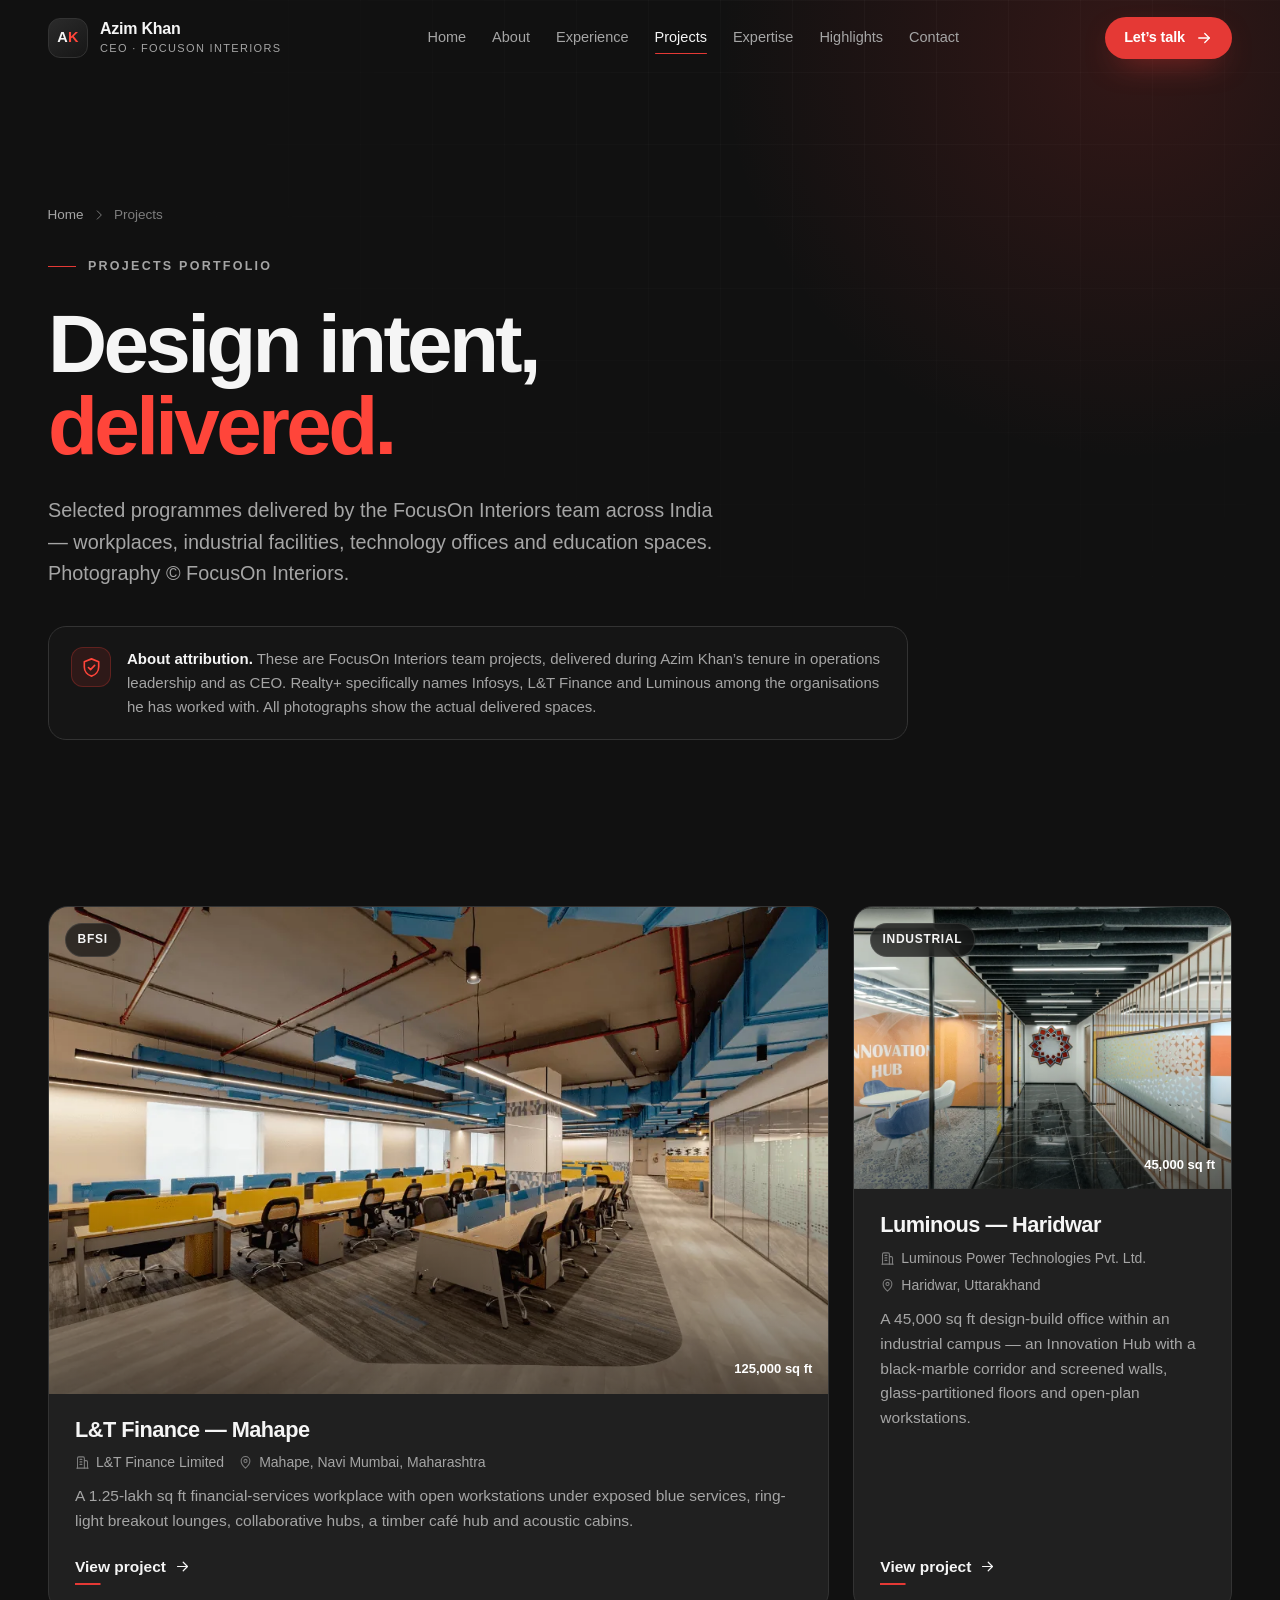
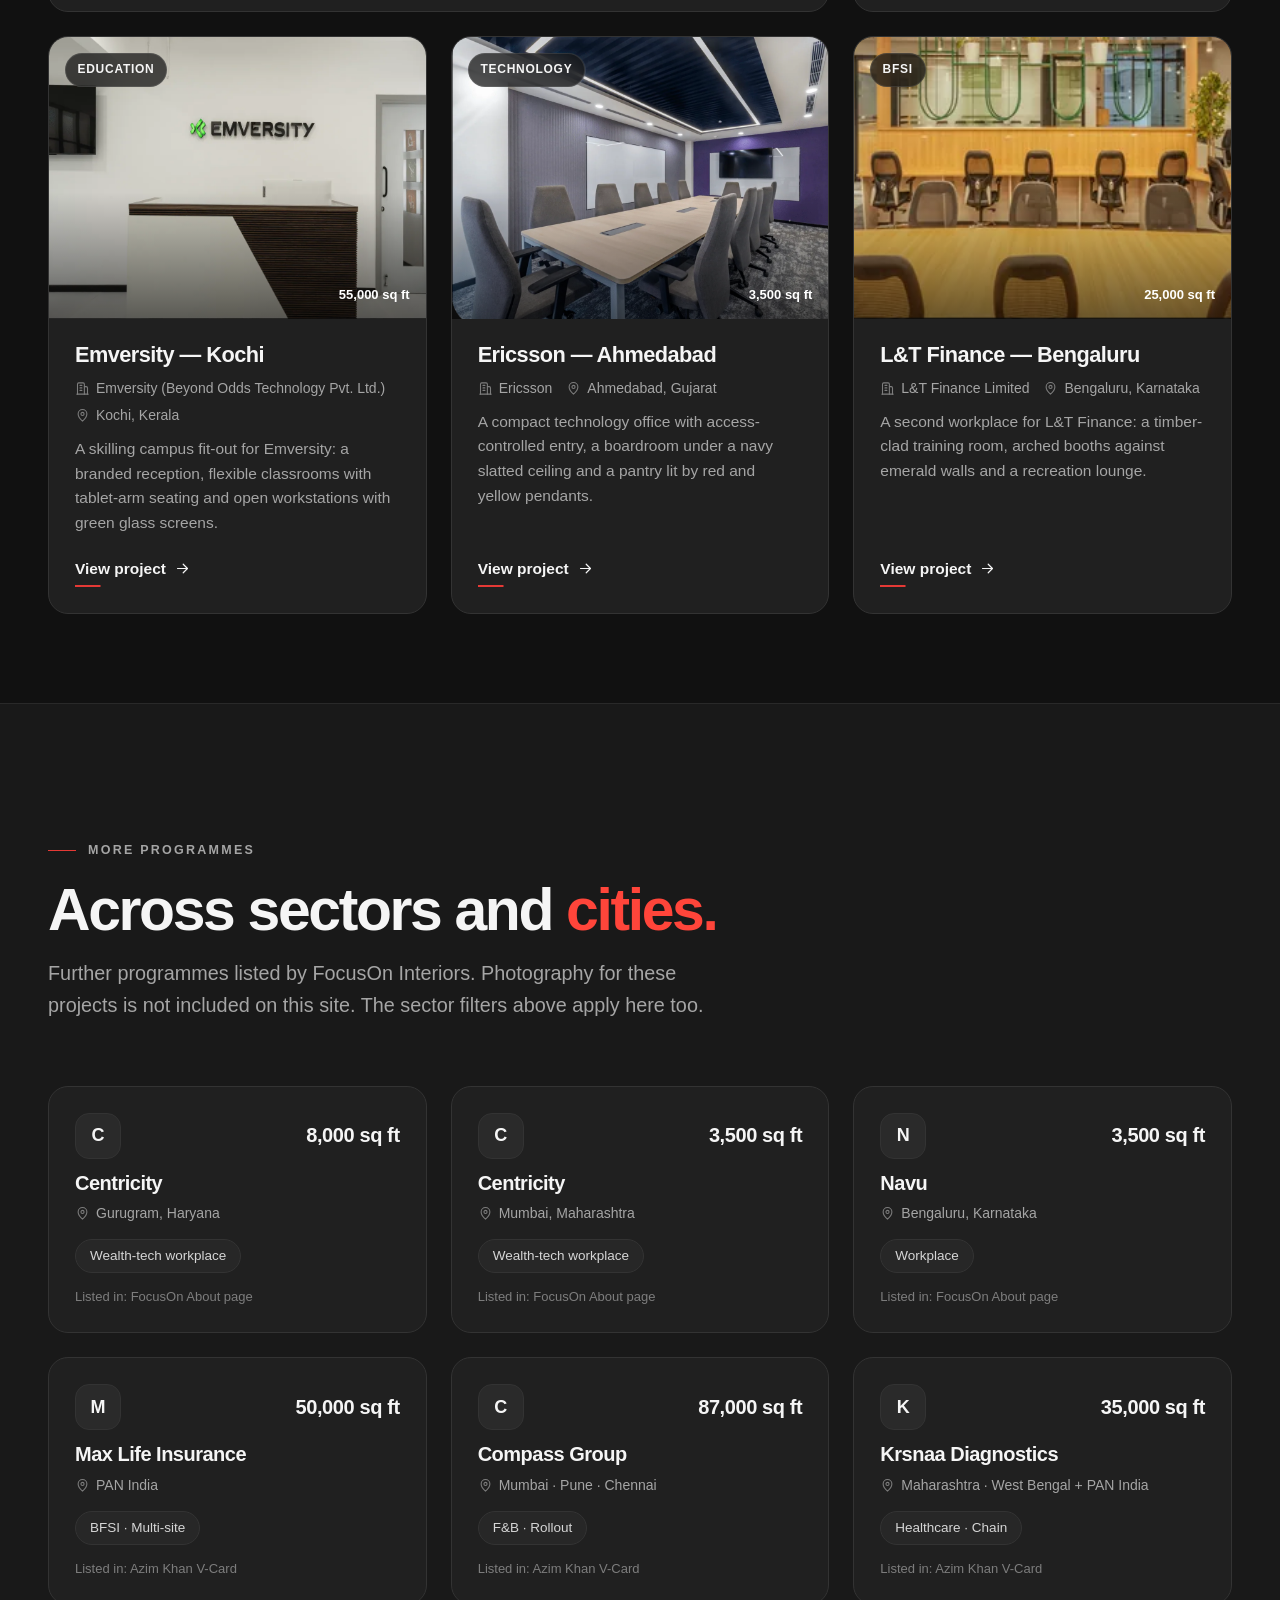
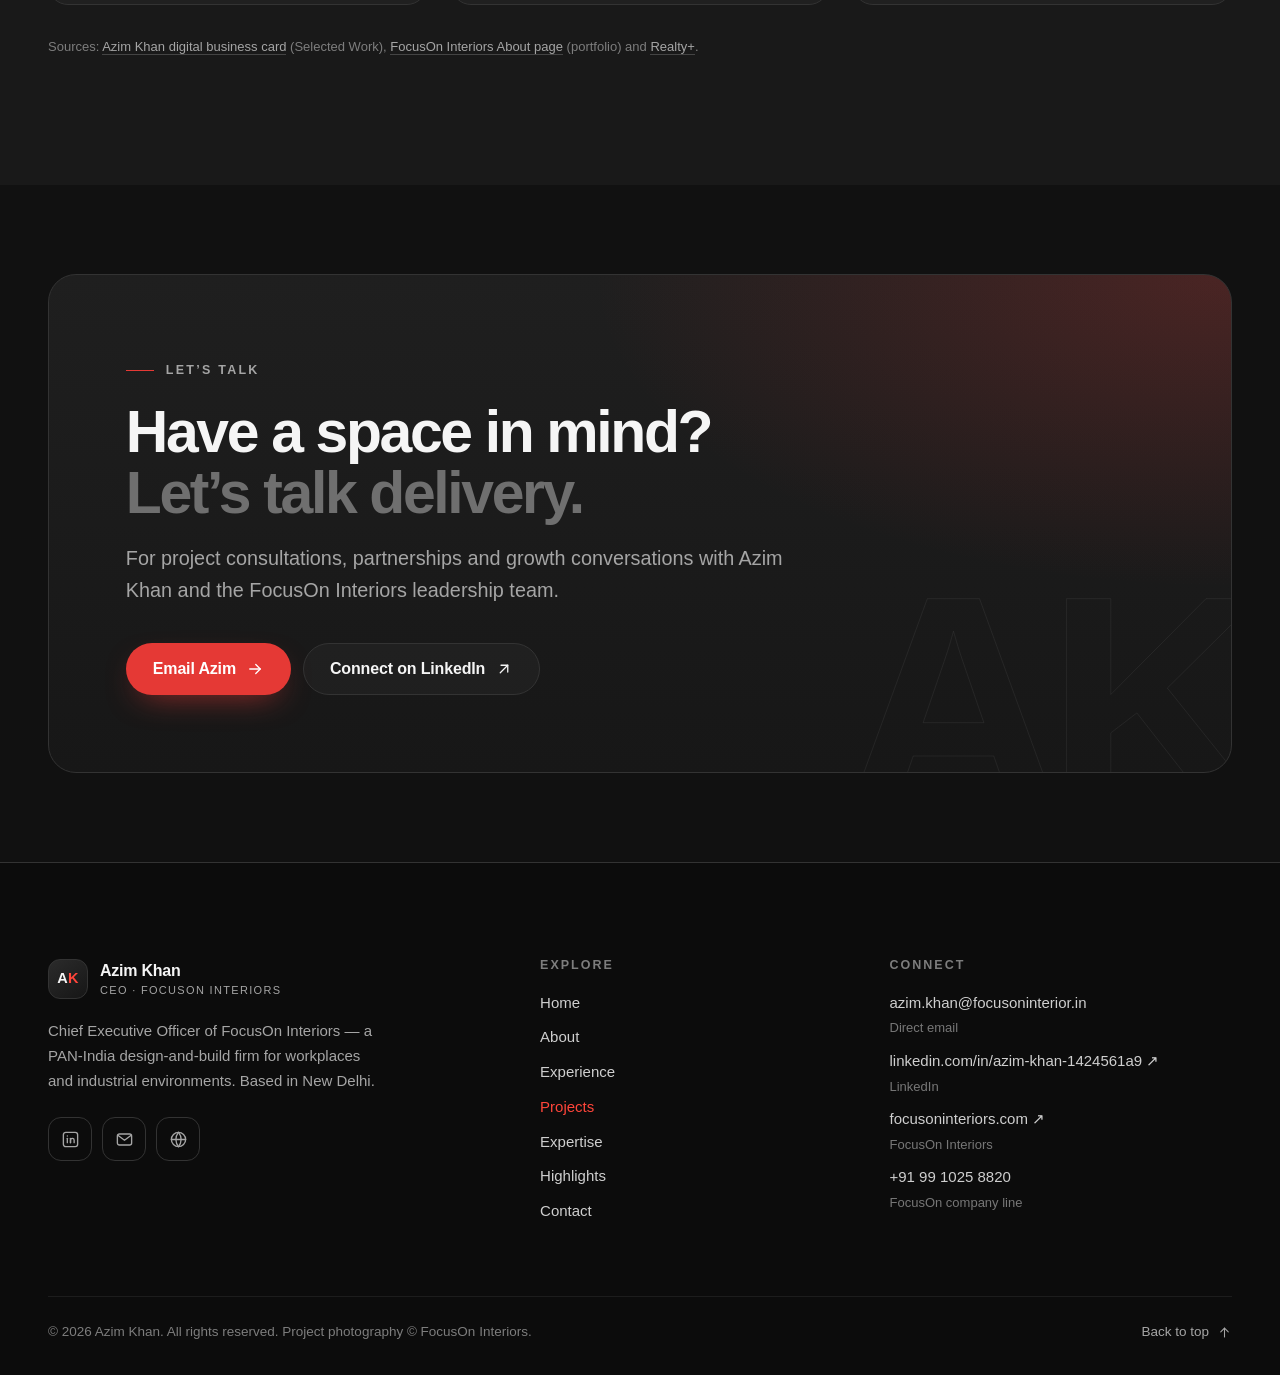
<file: projects.html>
<!doctype html>
<html lang="en-IN">
<head>
  <meta charset="utf-8">
  <meta name="viewport" content="width=device-width, initial-scale=1, viewport-fit=cover">
  <title>Projects — Azim Khan · FocusOn Interiors Portfolio</title>
  <meta name="description" content="Selected FocusOn Interiors projects delivered during Azim Khan's tenure: L&T Finance Mahape and Bengaluru, Luminous Haridwar, Emversity Kochi, Ericsson Ahmedabad and more.">
  <meta name="author" content="Azim Khan">
  <meta name="robots" content="index, follow">
  <meta name="theme-color" content="#111111">
  <meta name="color-scheme" content="dark">
  <meta property="og:type" content="website">
  <meta property="og:site_name" content="Azim Khan">
  <meta property="og:locale" content="en_IN">
  <meta property="og:title" content="Projects — Azim Khan · FocusOn Interiors Portfolio">
  <meta property="og:description" content="Selected FocusOn Interiors projects delivered during Azim Khan's tenure: L&T Finance Mahape and Bengaluru, Luminous Haridwar, Emversity Kochi, Ericsson Ahmedabad and more.">
  <meta property="og:image" content="assets/images/azim-khan-og.jpg">
  <meta property="og:image:width" content="1200">
  <meta property="og:image:height" content="630">
  <meta property="og:image:alt" content="Azim Khan, Chief Executive Officer, FocusOn Interiors">
  <meta name="twitter:card" content="summary_large_image">
  <meta name="twitter:title" content="Projects — Azim Khan · FocusOn Interiors Portfolio">
  <meta name="twitter:description" content="Selected FocusOn Interiors projects delivered during Azim Khan's tenure: L&T Finance Mahape and Bengaluru, Luminous Haridwar, Emversity Kochi, Ericsson Ahmedabad and more.">
  <meta name="twitter:image" content="assets/images/azim-khan-og.jpg">
  <link rel="icon" type="image/svg+xml" href="data:image/svg+xml,%3Csvg xmlns='http://www.w3.org/2000/svg' viewBox='0 0 64 64'%3E%3Crect width='64' height='64' rx='16' fill='%23111111'/%3E%3Crect x='1' y='1' width='62' height='62' rx='15' fill='none' stroke='%23333333' stroke-width='2'/%3E%3Ctext x='32' y='42' text-anchor='middle' font-family='Helvetica,Arial,sans-serif' font-size='25' font-weight='700' fill='%23F5F5F5'%3EA%3Ctspan fill='%23FF453A'%3EK%3C/tspan%3E%3C/text%3E%3C/svg%3E">
  <link rel="apple-touch-icon" href="assets/images/apple-touch-icon.png">
  <script>document.documentElement.classList.add('js');</script>
  <style>
/* ====== Shared design system (replicated in every page by design) ====== */
/* ==========================================================
   Design tokens — keep identical across every page
   ========================================================== */
:root{
  --bg:#111111; --bg-2:#191919; --card:#202020; --card-2:#262626;
  --red:#E53935; --red-hi:#FF453A; --red-soft:rgba(229,57,53,.12);
  --text:#F5F5F5; --muted:#A5A5A5; --border:#333333; --border-soft:rgba(255,255,255,.07);
  --radius-sm:12px; --radius:20px; --radius-lg:28px;
  --maxw:1240px; --gutter:clamp(20px,5vw,48px); --header-h:76px;
  --ease:cubic-bezier(.22,1,.36,1);
  --font:-apple-system,BlinkMacSystemFont,"SF Pro Display","SF Pro Text","Segoe UI Variable","Segoe UI",Inter,Roboto,"Helvetica Neue",Arial,sans-serif;
}
*,*::before,*::after{box-sizing:border-box}
html{-webkit-text-size-adjust:100%;text-size-adjust:100%;scroll-behavior:smooth;scroll-padding-top:calc(var(--header-h) + 20px);background:var(--bg)}
body{margin:0;min-height:100vh;background:var(--bg);color:var(--text);font-family:var(--font);font-size:17px;line-height:1.65;-webkit-font-smoothing:antialiased;-moz-osx-font-smoothing:grayscale;overflow-x:hidden;text-rendering:optimizeLegibility}
body.menu-open{overflow:hidden}
img{max-width:100%;height:auto;display:block}
a{color:inherit;text-decoration:none}
button{font:inherit;color:inherit}
p{margin:0}
figure,blockquote{margin:0}
ul,ol{margin:0;padding:0;list-style:none}
::selection{background:var(--red);color:#fff}
:focus-visible{outline:2px solid var(--red-hi);outline-offset:3px;border-radius:8px}
.skip-link{position:fixed;left:16px;top:-80px;z-index:400;background:var(--red);color:#fff;padding:12px 18px;border-radius:12px;font-weight:600;transition:top .25s var(--ease)}
.skip-link:focus{top:16px}
.sr-only{position:absolute!important;width:1px;height:1px;padding:0;margin:-1px;overflow:hidden;clip:rect(0,0,0,0);white-space:nowrap;border:0}

/* ---------- layout ---------- */
.container{width:min(100% - 2*var(--gutter),var(--maxw));margin-inline:auto}
.section{position:relative;padding-block:clamp(80px,10vw,140px)}
.section--tight{padding-block:clamp(56px,7vw,96px)}
.section--alt{background:var(--bg-2)}
.section--line{border-top:1px solid var(--border-soft)}
.grid{display:grid;gap:clamp(16px,2vw,24px)}
.grid-2{grid-template-columns:repeat(2,minmax(0,1fr))}
.grid-3{grid-template-columns:repeat(3,minmax(0,1fr))}
.grid-4{grid-template-columns:repeat(4,minmax(0,1fr))}
.split{display:grid;grid-template-columns:minmax(0,1fr) minmax(0,1fr);gap:clamp(40px,6vw,96px);align-items:center}
.stack>*+*{margin-top:18px}

/* ---------- typography ---------- */
h1,h2,h3,h4{margin:0;font-weight:650;letter-spacing:-.025em;line-height:1.08;text-wrap:balance}
.eyebrow{display:inline-flex;align-items:center;gap:12px;font-size:12.5px;font-weight:600;letter-spacing:.18em;text-transform:uppercase;color:var(--muted)}
.eyebrow::before{content:"";width:28px;height:1px;background:var(--red)}
.display{font-size:clamp(48px,8vw,112px);font-weight:700;letter-spacing:-.05em;line-height:.95}
.h1{font-size:clamp(42px,6.4vw,88px);font-weight:700;letter-spacing:-.045em;line-height:1}
.h2{font-size:clamp(34px,4.6vw,60px);letter-spacing:-.04em;line-height:1.04}
.h3{font-size:clamp(21px,1.9vw,25px);letter-spacing:-.02em;line-height:1.2}
.lead{font-size:clamp(18px,1.55vw,21px);line-height:1.6;color:var(--muted);max-width:62ch}
.body-copy{color:var(--muted);max-width:66ch}
.body-copy strong,.lead strong{color:var(--text);font-weight:600}
.accent{color:var(--red-hi)}
.dim{color:#6f6f6f}
.grad{background:linear-gradient(180deg,#ffffff 0%,#b9b9b9 100%);-webkit-background-clip:text;background-clip:text;color:transparent}
.grad-red{background:linear-gradient(100deg,#ff6b5f 0%,#e53935 60%,#b72b28 100%);-webkit-background-clip:text;background-clip:text;color:transparent}
.section-head{display:flex;align-items:flex-end;justify-content:space-between;gap:32px;margin-bottom:clamp(40px,5vw,64px)}
.section-head>div{max-width:760px}
.section-head .h2{margin-top:18px}
.section-head .lead{margin-top:18px}
.source{font-size:13px;color:#7d7d7d;line-height:1.5}
.source a{color:var(--muted);border-bottom:1px solid #444;transition:color .2s,border-color .2s}
.source a:hover{color:var(--text);border-color:var(--red)}

/* ---------- buttons & links ---------- */
.btn-row{display:flex;flex-wrap:wrap;gap:12px;align-items:center}
.btn{position:relative;display:inline-flex;align-items:center;justify-content:center;gap:10px;min-height:52px;padding:0 26px;border-radius:999px;border:1px solid transparent;font-size:16px;font-weight:600;letter-spacing:-.01em;cursor:pointer;white-space:nowrap;transition:transform .4s var(--ease),background-color .3s,border-color .3s,box-shadow .4s var(--ease),color .3s}
.btn svg{width:18px;height:18px;flex:none;transition:transform .4s var(--ease)}
.btn:hover svg{transform:translateX(3px)}
.btn--primary{background:var(--red);color:#fff;box-shadow:0 12px 32px -14px rgba(229,57,53,.75)}
.btn--primary:hover{background:var(--red-hi);transform:translateY(-2px);box-shadow:0 20px 44px -16px rgba(255,69,58,.75)}
.btn--ghost{background:rgba(255,255,255,.03);border-color:var(--border);color:var(--text)}
.btn--ghost:hover{background:rgba(255,255,255,.07);border-color:#555;transform:translateY(-2px)}
.btn--sm{min-height:42px;padding:0 18px;font-size:14.5px}
.link-arrow{position:relative;display:inline-flex;align-items:center;gap:8px;font-weight:600;font-size:15.5px;color:var(--text);padding-bottom:5px}
.link-arrow svg{width:17px;height:17px;transition:transform .4s var(--ease)}
.link-arrow::after{content:"";position:absolute;left:0;right:0;bottom:0;height:1.5px;background:var(--red);transform:scaleX(.22);transform-origin:left;transition:transform .5s var(--ease)}
.link-arrow:hover::after,.link-arrow:focus-visible::after{transform:scaleX(1)}
.link-arrow:hover svg{transform:translateX(3px)}
.text-link{color:var(--text);background:linear-gradient(var(--red),var(--red)) 0 100%/0 1.5px no-repeat;transition:background-size .45s var(--ease)}
.text-link:hover{background-size:100% 1.5px}

/* ---------- chips & icons ---------- */
.chip{display:inline-flex;align-items:center;gap:8px;padding:7px 14px;border-radius:999px;border:1px solid var(--border);background:rgba(255,255,255,.03);font-size:13.5px;color:#d6d6d6;line-height:1.3}
.chip--red{border-color:rgba(229,57,53,.4);background:var(--red-soft);color:#ffb3ad}
.chip-row{display:flex;flex-wrap:wrap;gap:8px}
.icon{width:50px;height:50px;flex:none;border-radius:15px;display:grid;place-items:center;background:var(--red-soft);border:1px solid rgba(229,57,53,.28);color:var(--red-hi);transition:transform .5s var(--ease),background-color .3s}
.icon svg{width:23px;height:23px}

/* ---------- cards ---------- */
.card{position:relative;overflow:hidden;background:linear-gradient(180deg,#232323 0%,#1d1d1d 100%);border:1px solid var(--border);border-radius:var(--radius);padding:clamp(24px,2.6vw,34px);transition:transform .55s var(--ease),border-color .4s,box-shadow .55s var(--ease)}
.card::before{content:"";position:absolute;inset:0 0 auto 0;height:1px;background:linear-gradient(90deg,transparent,rgba(255,69,58,.75),transparent);opacity:0;transition:opacity .45s}
.card:hover{transform:translateY(-4px);border-color:#474747;box-shadow:0 30px 60px -34px rgba(0,0,0,.9)}
.card:hover::before{opacity:1}
.card:hover .icon{transform:translateY(-2px) scale(1.04);background:rgba(229,57,53,.18)}
.card h3{margin-top:22px}
.card p{margin-top:12px;color:var(--muted);font-size:16px;line-height:1.6}
.card .num{font-size:13px;font-weight:600;letter-spacing:.14em;color:#7a7a7a}
.card--flat:hover{transform:none}
.quote-card{display:flex;flex-direction:column;gap:22px}
.quote-card blockquote{margin:0;font-size:clamp(18px,1.5vw,20px);line-height:1.55;color:#e9e9e9;letter-spacing:-.01em}
.quote-card .q-icon{width:34px;height:34px;color:var(--red-hi)}
.quote-card figcaption{margin-top:auto;padding-top:18px;border-top:1px solid var(--border-soft);display:flex;flex-direction:column;gap:3px;font-size:14.5px}
.quote-card figcaption strong{font-weight:600;color:var(--text)}
.quote-card figcaption span{color:var(--muted)}
.quote-card figure{margin:0}

/* ---------- media frames ---------- */
.frame{position:relative;overflow:hidden;border-radius:var(--radius-lg);border:1px solid var(--border);background:#1a1a1a}
.frame img{width:100%;height:100%;object-fit:cover;transition:transform 1.4s var(--ease)}
.frame:hover img{transform:scale(1.04)}
.frame figcaption,.frame .caption{position:absolute;left:16px;bottom:16px;right:16px;display:flex;justify-content:space-between;gap:12px;font-size:13px;color:#e6e6e6}
.frame .caption span{background:rgba(17,17,17,.72);backdrop-filter:blur(10px);-webkit-backdrop-filter:blur(10px);border:1px solid rgba(255,255,255,.08);padding:7px 12px;border-radius:999px}
.img-missing{display:grid;place-items:center;background:repeating-linear-gradient(135deg,#1c1c1c 0 12px,#202020 12px 24px)}
.img-missing img{opacity:0}
.img-missing::after{content:attr(data-fallback);position:absolute;inset:auto 0 50% 0;transform:translateY(50%);text-align:center;font-size:13px;color:#777;padding:0 16px}

/* ---------- project card (shared) ---------- */
.project-card{position:relative;display:flex;flex-direction:column;background:var(--card);border:1px solid var(--border);border-radius:var(--radius);overflow:hidden;transition:transform .6s var(--ease),border-color .4s,box-shadow .6s var(--ease)}
.project-card:hover{transform:translateY(-5px);border-color:#4a4a4a;box-shadow:0 36px 70px -40px rgba(0,0,0,.95)}
.project-media{position:relative;aspect-ratio:4/3;overflow:hidden;background:#1a1a1a}
.project-media img{width:100%;height:100%;object-fit:cover;transition:transform 1.3s var(--ease)}
.project-card:hover .project-media img{transform:scale(1.07)}
.project-media::after{content:"";position:absolute;inset:0;background:linear-gradient(180deg,rgba(0,0,0,0) 55%,rgba(0,0,0,.55) 100%);pointer-events:none}
.project-tag{position:absolute;z-index:2;left:16px;top:16px;padding:6px 12px;border-radius:999px;font-size:12px;font-weight:600;letter-spacing:.06em;text-transform:uppercase;background:rgba(17,17,17,.72);border:1px solid rgba(255,255,255,.1);backdrop-filter:blur(10px);-webkit-backdrop-filter:blur(10px)}
.project-area{position:absolute;z-index:2;right:16px;bottom:14px;font-size:13px;font-weight:600;color:#fff}
.project-body{display:flex;flex-direction:column;gap:10px;flex:1;padding:24px 26px 26px}
.project-body h3{font-size:clamp(20px,1.7vw,23px)}
.project-meta{display:flex;flex-wrap:wrap;gap:4px 14px;font-size:14px;color:var(--muted)}
.project-meta span{display:inline-flex;align-items:center;gap:6px}
.project-meta svg{width:15px;height:15px;color:#7d7d7d}
.project-body p{color:var(--muted);font-size:15.5px;line-height:1.6}
.project-body .link-arrow{margin-top:auto;padding-top:10px;align-self:flex-start}
.project-link::before{content:"";position:absolute;inset:0;z-index:3}

/* ---------- header ---------- */
.site-header{position:fixed;inset:0 0 auto 0;z-index:100;height:var(--header-h);border-bottom:1px solid transparent;transition:background-color .45s var(--ease),border-color .45s,backdrop-filter .45s}
.site-header.is-scrolled,.menu-open .site-header{background:rgba(17,17,17,.8);-webkit-backdrop-filter:saturate(170%) blur(18px);backdrop-filter:saturate(170%) blur(18px);border-bottom-color:var(--border-soft)}
.header-inner{height:100%;display:flex;align-items:center;justify-content:space-between;gap:24px}
.brand{display:inline-flex;align-items:center;gap:12px;flex:none;border-radius:12px}
.brand-mark{width:40px;height:40px;border-radius:12px;display:flex;align-items:center;justify-content:center;background:linear-gradient(145deg,#2b2b2b,#161616);border:1px solid var(--border);font-weight:700;font-size:14.5px;letter-spacing:.02em;transition:border-color .3s,transform .5s var(--ease)}
.brand-mark span{color:var(--red-hi)}
.brand:hover .brand-mark{border-color:var(--red);transform:rotate(-4deg)}
.brand-text{display:flex;flex-direction:column;line-height:1.15}
.brand-text strong{font-size:16px;font-weight:650;letter-spacing:-.015em}
.brand-text small{font-size:11px;color:var(--muted);letter-spacing:.12em;text-transform:uppercase;margin-top:3px}
.nav{display:flex;align-items:center;gap:2px}
.nav a{position:relative;padding:10px 12px;border-radius:10px;font-size:14.5px;font-weight:500;color:var(--muted);transition:color .25s}
.nav a::after{content:"";position:absolute;left:12px;right:12px;bottom:5px;height:1.5px;border-radius:2px;background:var(--red);transform:scaleX(0);transform-origin:left;transition:transform .45s var(--ease)}
.nav a:hover,.nav a[aria-current="page"]{color:var(--text)}
.nav a:hover::after,.nav a:focus-visible::after,.nav a[aria-current="page"]::after{transform:scaleX(1)}
.header-actions{display:flex;align-items:center;gap:10px}
.menu-toggle{display:none;position:relative;width:46px;height:46px;border-radius:13px;border:1px solid var(--border);background:rgba(255,255,255,.04);cursor:pointer;transition:border-color .3s,background-color .3s}
.menu-toggle:hover{border-color:#555}
.menu-toggle span{position:absolute;left:13px;right:13px;height:1.7px;border-radius:2px;background:var(--text);transition:transform .5s var(--ease),top .5s var(--ease),width .5s var(--ease)}
.menu-toggle span:nth-child(1){top:18px}
.menu-toggle span:nth-child(2){top:26px;right:19px}
.menu-toggle[aria-expanded="true"] span:nth-child(1){top:22px;transform:rotate(45deg)}
.menu-toggle[aria-expanded="true"] span:nth-child(2){top:22px;right:13px;transform:rotate(-45deg)}
.mobile-menu{position:fixed;inset:0;z-index:99;display:flex;flex-direction:column;justify-content:space-between;gap:32px;padding:calc(var(--header-h) + 24px) var(--gutter) max(32px,env(safe-area-inset-bottom));background:rgba(13,13,13,.97);-webkit-backdrop-filter:blur(22px);backdrop-filter:blur(22px);overflow-y:auto;opacity:0;visibility:hidden;transition:opacity .45s var(--ease),visibility 0s linear .45s}
.mobile-menu.is-open{opacity:1;visibility:visible;transition:opacity .45s var(--ease),visibility 0s}
.mobile-menu nav a{display:flex;align-items:baseline;justify-content:space-between;gap:16px;padding:14px 4px;border-bottom:1px solid var(--border);font-size:clamp(28px,7.4vw,42px);font-weight:650;letter-spacing:-.035em;line-height:1.15;opacity:0;transform:translateY(18px);transition:opacity .5s var(--ease),transform .6s var(--ease),color .25s;transition-delay:calc(var(--i,0)*45ms)}
.mobile-menu nav a small{font-size:13px;font-weight:500;letter-spacing:.08em;color:#6d6d6d}
.mobile-menu nav a:hover,.mobile-menu nav a[aria-current="page"]{color:var(--red-hi)}
.mobile-menu.is-open nav a{opacity:1;transform:none}
.mobile-menu-foot{display:flex;flex-direction:column;gap:14px;font-size:15px;color:var(--muted)}
.mobile-menu-foot a{color:var(--text)}

/* ---------- page hero (inner pages) ---------- */
.page-hero{position:relative;overflow:hidden;padding-top:calc(var(--header-h) + clamp(64px,10vw,132px));padding-bottom:clamp(56px,7vw,100px)}
.page-hero::before{content:"";position:absolute;width:820px;height:820px;right:-260px;top:-360px;border-radius:50%;background:radial-gradient(closest-side,rgba(229,57,53,.16),rgba(229,57,53,0));pointer-events:none}
.page-hero::after{content:"";position:absolute;inset:0;background-image:linear-gradient(rgba(255,255,255,.028) 1px,transparent 1px),linear-gradient(90deg,rgba(255,255,255,.028) 1px,transparent 1px);background-size:72px 72px;-webkit-mask-image:radial-gradient(ellipse at 70% 0%,#000 0%,transparent 65%);mask-image:radial-gradient(ellipse at 70% 0%,#000 0%,transparent 65%);pointer-events:none}
.page-hero .container{position:relative;z-index:1}
.page-hero .h1{margin-top:26px;max-width:16ch}
.page-hero .lead{margin-top:28px}
.crumbs{display:flex;flex-wrap:wrap;align-items:center;gap:8px;font-size:13.5px;color:#7d7d7d;margin-bottom:22px}
.crumbs a{color:var(--muted);transition:color .2s}
.crumbs a:hover{color:var(--text)}
.crumbs svg{width:14px;height:14px}

/* ---------- reveal system ---------- */
.reveal-line{display:block;overflow:hidden;padding-bottom:.06em;margin-bottom:-.06em}
.reveal-line>span{display:block}
.js .reveal-line>span{transform:translateY(108%);transition:transform 1.15s var(--ease);transition-delay:var(--d,0s);animation:failsafe-show 0s linear 6s forwards}
.js .hero-fade{opacity:0;transform:translateY(18px);transition:opacity 1s var(--ease),transform 1s var(--ease);transition-delay:var(--d,0s);animation:failsafe-show 0s linear 6s forwards}
.is-ready .reveal-line>span,.is-ready .hero-fade{transform:none;opacity:1}
.js [data-reveal]{opacity:0;transform:translateY(30px);transition:opacity .95s var(--ease),transform .95s var(--ease);transition-delay:var(--d,0s)}
.js [data-reveal="fade"]{transform:none}
.js [data-reveal="scale"]{transform:scale(.96)}
.js [data-reveal].is-in{opacity:1;transform:none}
@keyframes failsafe-show{to{opacity:1;transform:none}}

/* ---------- CTA band ---------- */
.cta-card{position:relative;overflow:hidden;border-radius:var(--radius-lg);border:1px solid var(--border);background:radial-gradient(120% 140% at 100% 0%,rgba(229,57,53,.22) 0%,rgba(229,57,53,0) 45%),linear-gradient(180deg,#1f1f1f,#171717);padding:clamp(36px,6vw,80px)}
.cta-card::after{content:"AK";position:absolute;right:-.06em;bottom:-.28em;font-size:clamp(160px,24vw,340px);font-weight:800;letter-spacing:-.06em;line-height:1;color:transparent;-webkit-text-stroke:1px rgba(255,255,255,.06);pointer-events:none}
.cta-card>*{position:relative;z-index:1}
.cta-card .h2{margin-top:20px;max-width:21ch;hyphens:manual}
.cta-card .lead{margin-top:20px}
.cta-card .btn-row{margin-top:36px}

/* ---------- footer ---------- */
.site-footer{position:relative;border-top:1px solid var(--border);background:#0c0c0c;padding:clamp(64px,8vw,96px) 0 32px;font-size:15px}
.footer-top{display:grid;grid-template-columns:1.5fr 1fr 1.2fr;gap:clamp(32px,5vw,72px)}
.footer-brand p{margin-top:20px;color:var(--muted);max-width:40ch;line-height:1.65}
.footer-social{display:flex;gap:10px;margin-top:24px}
.footer-social a{width:44px;height:44px;border-radius:13px;display:grid;place-items:center;border:1px solid var(--border);color:var(--muted);transition:color .25s,border-color .25s,transform .4s var(--ease)}
.footer-social a:hover{color:var(--text);border-color:var(--red);transform:translateY(-2px)}
.footer-social svg{width:19px;height:19px}
.footer-col h2{font-size:12.5px;font-weight:600;letter-spacing:.16em;text-transform:uppercase;color:#7d7d7d;margin-bottom:18px}
.footer-col li+li{margin-top:10px}
.footer-col a{color:#cfcfcf;transition:color .2s}
.footer-col a:hover,.footer-col a[aria-current="page"]{color:var(--text)}
.footer-col a[aria-current="page"]{color:var(--red-hi)}
.footer-col .small{display:block;font-size:13px;color:#777;margin-top:2px}
.footer-bottom{margin-top:clamp(48px,6vw,72px);padding-top:24px;border-top:1px solid var(--border-soft);display:flex;flex-wrap:wrap;justify-content:space-between;align-items:center;gap:12px 24px;font-size:13.5px;color:#7d7d7d}
.to-top{display:inline-flex;align-items:center;gap:8px;color:var(--muted);transition:color .2s}
.to-top:hover{color:var(--text)}
.to-top svg{width:15px;height:15px;transform:rotate(-90deg)}

/* ---------- toast ---------- */
.toast{position:fixed;left:50%;bottom:max(24px,env(safe-area-inset-bottom));z-index:250;transform:translate(-50%,20px);opacity:0;pointer-events:none;background:#262626;border:1px solid #3d3d3d;color:var(--text);padding:12px 18px;border-radius:999px;font-size:14.5px;display:flex;align-items:center;gap:10px;box-shadow:0 20px 40px -20px #000;transition:opacity .35s var(--ease),transform .45s var(--ease)}
.toast svg{width:17px;height:17px;color:#57d18a}
.toast.is-show{opacity:1;transform:translate(-50%,0)}

/* ---------- responsive (shared) ---------- */
@media (max-width:1120px){
  .nav,.header-cta{display:none}
  .menu-toggle{display:block}
}
@media (max-width:1024px){
  .grid-4{grid-template-columns:repeat(2,minmax(0,1fr))}
  .grid-3{grid-template-columns:repeat(2,minmax(0,1fr))}
  .footer-top{grid-template-columns:1fr 1fr}
  .footer-brand{grid-column:1/-1}
}
@media (max-width:860px){
  .split{grid-template-columns:1fr}
  .section-head{flex-direction:column;align-items:flex-start}
}
@media (max-width:640px){
  body{font-size:16px}
  .grid-2,.grid-3,.grid-4{grid-template-columns:1fr}
  .btn{width:100%}
  .btn-row{flex-direction:column;align-items:stretch}
  .footer-top{grid-template-columns:1fr}
  .brand-text small{display:none}
  :root{--header-h:68px}
}
@media (max-width:360px){
  .brand-text strong{font-size:15px}
  .display{font-size:44px}
}
@media (hover:none){
  .card:hover,.project-card:hover{transform:none}
}
@media (prefers-reduced-motion:reduce){
  html{scroll-behavior:auto}
  *,*::before,*::after{animation-duration:.001ms!important;animation-iteration-count:1!important;transition-duration:.001ms!important;transition-delay:0s!important}
  .js [data-reveal],.js .reveal-line>span,.js .hero-fade{opacity:1;transform:none}
}
@media print{
  .site-header,.mobile-menu,.cta-section,.toast{display:none!important}
  body{background:#fff;color:#000}
}

/* ====== Page-specific styles ====== */
.note{display:flex;gap:16px;align-items:flex-start;padding:20px 22px;border-radius:18px;border:1px solid var(--border);background:rgba(255,255,255,.02);max-width:860px;margin-top:36px}
.note .icon{width:40px;height:40px;border-radius:12px}
.note p{color:var(--muted);font-size:15px;line-height:1.6}
.note strong{color:var(--text)}
.filters{display:flex;flex-wrap:wrap;gap:8px;align-items:center}
.filter-btn{min-height:44px;padding:0 18px;border-radius:999px;border:1px solid var(--border);background:rgba(255,255,255,.02);color:var(--muted);font-size:14.5px;font-weight:500;cursor:pointer;transition:color .25s,border-color .25s,background-color .25s}
.filter-btn:hover{color:var(--text);border-color:#555}
.filter-btn[aria-pressed="true"]{background:var(--text);border-color:var(--text);color:#111}
.filter-count{margin-left:auto;font-size:14px;color:#7d7d7d}
.works{display:grid;grid-template-columns:repeat(6,minmax(0,1fr));gap:clamp(16px,2vw,24px);margin-top:32px}
.works .project-card{grid-column:span 2}
.works .project-card--big{grid-column:span 4}
.works .project-card--big .project-media{aspect-ratio:16/10}
.works .project-card--wide{grid-column:span 3}
.works .project-card--wide .project-media{aspect-ratio:16/10}
.project-card.is-hidden,.more-card.is-hidden{display:none}
.project-card.is-entering,.more-card.is-entering{animation:card-in .6s var(--ease) both}
@keyframes card-in{from{opacity:0;transform:translateY(16px)}to{opacity:1;transform:none}}
.more-grid{display:grid;grid-template-columns:repeat(3,minmax(0,1fr));gap:clamp(16px,2vw,24px)}
.more-card{display:flex;flex-direction:column;gap:14px;padding:26px;border-radius:var(--radius);border:1px solid var(--border);background:var(--card);transition:border-color .3s,transform .5s var(--ease)}
.more-card:hover{border-color:#4a4a4a;transform:translateY(-3px)}
.more-card .top{display:flex;justify-content:space-between;align-items:center;gap:12px}
.more-card .mono{width:46px;height:46px;border-radius:14px;display:grid;place-items:center;font-weight:700;font-size:18px;background:#2a2a2a;border:1px solid var(--border);color:var(--text)}
.more-card .area{font-size:20px;font-weight:650;letter-spacing:-.02em}
.more-card h3{font-size:20px}
.more-card .project-meta{margin-top:-6px}
.more-card .source{margin-top:auto}
.empty{display:none;padding:40px;text-align:center;color:var(--muted);border:1px dashed var(--border);border-radius:var(--radius);margin-top:24px}
.empty.is-show{display:block}
@media (max-width:1024px){.works .project-card,.works .project-card--wide{grid-column:span 3}.works .project-card--big{grid-column:1/-1}.more-grid{grid-template-columns:repeat(2,minmax(0,1fr))}}
@media (max-width:640px){.works .project-card,.works .project-card--big,.works .project-card--wide{grid-column:1/-1}.works .project-card--big .project-media,.works .project-card--wide .project-media{aspect-ratio:4/3}.more-grid{grid-template-columns:1fr}.filter-count{width:100%;margin-left:0}}

  </style>
</head>
<body>

  <a class="skip-link" href="#main">Skip to content</a>
  <header class="site-header" id="top">
    <div class="container header-inner">
      <a class="brand" href="index.html" aria-label="Azim Khan — home">
        <span class="brand-mark" aria-hidden="true">A<span>K</span></span>
        <span class="brand-text"><strong>Azim Khan</strong><small>CEO · FocusOn Interiors</small></span>
      </a>
      <nav class="nav" aria-label="Main navigation">
          <a href="index.html">Home</a>
          <a href="about.html">About</a>
          <a href="experience.html">Experience</a>
          <a href="projects.html" aria-current="page">Projects</a>
          <a href="expertise.html">Expertise</a>
          <a href="highlights.html">Highlights</a>
          <a href="contact.html">Contact</a>
      </nav>
      <div class="header-actions">
        <a class="btn btn--primary btn--sm header-cta" href="contact.html">Let’s talk <svg viewBox="0 0 24 24" fill="none" stroke="currentColor" stroke-width="1.7" stroke-linecap="round" stroke-linejoin="round" aria-hidden="true" focusable="false"><path d="M5 12h14"/><path d="m13 6 6 6-6 6"/></svg></a>
        <button class="menu-toggle" type="button" aria-label="Open navigation menu" aria-expanded="false" aria-controls="mobile-menu"><span></span><span></span></button>
      </div>
    </div>
  </header>
  <div class="mobile-menu" id="mobile-menu" aria-hidden="true" inert>
    <nav aria-label="Mobile navigation">
        <a href="index.html" style="--i:0">Home<small>01</small></a>
        <a href="about.html" style="--i:1">About<small>02</small></a>
        <a href="experience.html" style="--i:2">Experience<small>03</small></a>
        <a href="projects.html" style="--i:3" aria-current="page">Projects<small>04</small></a>
        <a href="expertise.html" style="--i:4">Expertise<small>05</small></a>
        <a href="highlights.html" style="--i:5">Highlights<small>06</small></a>
        <a href="contact.html" style="--i:6">Contact<small>07</small></a>
    </nav>
    <div class="mobile-menu-foot">
      <a href="mailto:azim.khan@focusoninterior.in">azim.khan@focusoninterior.in</a>
      <a href="https://in.linkedin.com/in/azim-khan-1424561a9" target="_blank" rel="noopener noreferrer">LinkedIn — Azim Khan ↗</a>
    </div>
  </div>

  <main id="main" tabindex="-1">

    <section class="page-hero" aria-labelledby="page-title">
      <div class="container">
        <nav class="crumbs hero-fade" aria-label="Breadcrumb"><a href="index.html">Home</a><svg viewBox="0 0 24 24" fill="none" stroke="currentColor" stroke-width="1.7" stroke-linecap="round" stroke-linejoin="round" aria-hidden="true" focusable="false"><path d="m9 5 7 7-7 7"/></svg><span aria-current="page">Projects</span></nav>
        <p class="eyebrow hero-fade" style="--d:.05s">Projects portfolio</p>
        <h1 class="h1" id="page-title"><span class="reveal-line"><span style="--d:.1s">Design intent,</span></span><span class="reveal-line"><span class="accent" style="--d:.2s">delivered.</span></span></h1>
        <p class="lead hero-fade" style="--d:.4s">Selected programmes delivered by the FocusOn Interiors team across India — workplaces, industrial facilities, technology offices and education spaces. Photography © FocusOn Interiors.</p>
        <div class="note hero-fade" style="--d:.5s"><span class="icon"><svg viewBox="0 0 24 24" fill="none" stroke="currentColor" stroke-width="1.7" stroke-linecap="round" stroke-linejoin="round" aria-hidden="true" focusable="false"><path d="M12 3 4.5 6v5.5c0 4.6 3.2 8.4 7.5 9.5 4.3-1.1 7.5-4.9 7.5-9.5V6Z"/><path d="m8.8 12 2.2 2.2 4.3-4.4"/></svg></span><p><strong>About attribution.</strong> These are FocusOn Interiors team projects, delivered during Azim Khan’s tenure in operations leadership and as CEO. Realty+ specifically names Infosys, L&amp;T Finance and Luminous among the organisations he has worked with. All photographs show the actual delivered spaces.</p></div>
      </div>
    </section>

    <section class="section section--tight" aria-labelledby="works-title" style="padding-top:0">
      <div class="container">
        <h2 class="sr-only" id="works-title">Project list</h2>
        <div class="filters" role="group" aria-label="Filter projects by sector" data-reveal>
          <button class="filter-btn" type="button" data-key="all" aria-pressed="true">All</button><button class="filter-btn" type="button" data-key="bfsi" aria-pressed="false">BFSI &amp; Workplace</button><button class="filter-btn" type="button" data-key="industrial" aria-pressed="false">Industrial</button><button class="filter-btn" type="button" data-key="technology" aria-pressed="false">Technology</button><button class="filter-btn" type="button" data-key="education" aria-pressed="false">Education</button><button class="filter-btn" type="button" data-key="care" aria-pressed="false">Healthcare &amp; F&amp;B</button>
          <span class="filter-count" id="filter-count" aria-live="polite"></span>
        </div>
        <div class="works">
          <article class="project-card project-card--big" data-filter="bfsi">
            <div class="project-media">
              <img src="assets/images/lt-mahape-1.webp" width="984" height="658" alt="Open-plan workstations beneath exposed blue ducting at L&amp;T Finance, Mahape" fetchpriority="high">
              <span class="project-tag">BFSI</span>
              <span class="project-area">125,000 sq ft</span>
            </div>
            <div class="project-body">
              <h3>L&amp;T Finance — Mahape</h3>
              <div class="project-meta">
                <span><svg viewBox="0 0 24 24" fill="none" stroke="currentColor" stroke-width="1.7" stroke-linecap="round" stroke-linejoin="round" aria-hidden="true" focusable="false"><path d="M4 21V5a2 2 0 0 1 2-2h7a2 2 0 0 1 2 2v16"/><path d="M15 9h3a2 2 0 0 1 2 2v10"/><path d="M3 21h18"/><path d="M8 7h3M8 11h3M8 15h3"/></svg>L&amp;T Finance Limited</span>
                <span><svg viewBox="0 0 24 24" fill="none" stroke="currentColor" stroke-width="1.7" stroke-linecap="round" stroke-linejoin="round" aria-hidden="true" focusable="false"><path d="M12 21s-7-6.2-7-11.5a7 7 0 0 1 14 0C19 14.8 12 21 12 21Z"/><circle cx="12" cy="9.5" r="2.5"/></svg>Mahape, Navi Mumbai, Maharashtra</span>
              </div>
              <p>A 1.25-lakh sq ft financial-services workplace with open workstations under exposed blue services, ring-light breakout lounges, collaborative hubs, a timber café hub and acoustic cabins.</p>
              <a class="link-arrow project-link" href="project-lt-finance-mahape.html" aria-label="View project details: L&amp;T Finance, Mahape">View project <svg viewBox="0 0 24 24" fill="none" stroke="currentColor" stroke-width="1.7" stroke-linecap="round" stroke-linejoin="round" aria-hidden="true" focusable="false"><path d="M5 12h14"/><path d="m13 6 6 6-6 6"/></svg></a>
            </div>
          </article>
          <article class="project-card" data-filter="industrial">
            <div class="project-media">
              <img src="assets/images/luminous-hub.webp" width="984" height="658" alt="Innovation Hub corridor with black marble floor at Luminous, Haridwar" loading="lazy" decoding="async">
              <span class="project-tag">Industrial</span>
              <span class="project-area">45,000 sq ft</span>
            </div>
            <div class="project-body">
              <h3>Luminous — Haridwar</h3>
              <div class="project-meta">
                <span><svg viewBox="0 0 24 24" fill="none" stroke="currentColor" stroke-width="1.7" stroke-linecap="round" stroke-linejoin="round" aria-hidden="true" focusable="false"><path d="M4 21V5a2 2 0 0 1 2-2h7a2 2 0 0 1 2 2v16"/><path d="M15 9h3a2 2 0 0 1 2 2v10"/><path d="M3 21h18"/><path d="M8 7h3M8 11h3M8 15h3"/></svg>Luminous Power Technologies Pvt. Ltd.</span>
                <span><svg viewBox="0 0 24 24" fill="none" stroke="currentColor" stroke-width="1.7" stroke-linecap="round" stroke-linejoin="round" aria-hidden="true" focusable="false"><path d="M12 21s-7-6.2-7-11.5a7 7 0 0 1 14 0C19 14.8 12 21 12 21Z"/><circle cx="12" cy="9.5" r="2.5"/></svg>Haridwar, Uttarakhand</span>
              </div>
              <p>A 45,000 sq ft design-build office within an industrial campus — an Innovation Hub with a black-marble corridor and screened walls, glass-partitioned floors and open-plan workstations.</p>
              <a class="link-arrow project-link" href="project-luminous-haridwar.html" aria-label="View project details: Luminous Power Technologies, Haridwar">View project <svg viewBox="0 0 24 24" fill="none" stroke="currentColor" stroke-width="1.7" stroke-linecap="round" stroke-linejoin="round" aria-hidden="true" focusable="false"><path d="M5 12h14"/><path d="m13 6 6 6-6 6"/></svg></a>
            </div>
          </article>
          <article class="project-card" data-filter="education">
            <div class="project-media">
              <img src="assets/images/emversity-arch.webp" width="1400" height="801" alt="Reception with Emversity signage in Kochi" loading="lazy" decoding="async">
              <span class="project-tag">Education</span>
              <span class="project-area">55,000 sq ft</span>
            </div>
            <div class="project-body">
              <h3>Emversity — Kochi</h3>
              <div class="project-meta">
                <span><svg viewBox="0 0 24 24" fill="none" stroke="currentColor" stroke-width="1.7" stroke-linecap="round" stroke-linejoin="round" aria-hidden="true" focusable="false"><path d="M4 21V5a2 2 0 0 1 2-2h7a2 2 0 0 1 2 2v16"/><path d="M15 9h3a2 2 0 0 1 2 2v10"/><path d="M3 21h18"/><path d="M8 7h3M8 11h3M8 15h3"/></svg>Emversity (Beyond Odds Technology Pvt. Ltd.)</span>
                <span><svg viewBox="0 0 24 24" fill="none" stroke="currentColor" stroke-width="1.7" stroke-linecap="round" stroke-linejoin="round" aria-hidden="true" focusable="false"><path d="M12 21s-7-6.2-7-11.5a7 7 0 0 1 14 0C19 14.8 12 21 12 21Z"/><circle cx="12" cy="9.5" r="2.5"/></svg>Kochi, Kerala</span>
              </div>
              <p>A skilling campus fit-out for Emversity: a branded reception, flexible classrooms with tablet-arm seating and open workstations with green glass screens.</p>
              <a class="link-arrow project-link" href="project-emversity-kochi.html" aria-label="View project details: Emversity, Kochi">View project <svg viewBox="0 0 24 24" fill="none" stroke="currentColor" stroke-width="1.7" stroke-linecap="round" stroke-linejoin="round" aria-hidden="true" focusable="false"><path d="M5 12h14"/><path d="m13 6 6 6-6 6"/></svg></a>
            </div>
          </article>
          <article class="project-card" data-filter="technology">
            <div class="project-media">
              <img src="assets/images/ericsson-c-a.webp" width="1200" height="954" alt="Boardroom with navy slatted ceiling at Ericsson, Ahmedabad" loading="lazy" decoding="async">
              <span class="project-tag">Technology</span>
              <span class="project-area">3,500 sq ft</span>
            </div>
            <div class="project-body">
              <h3>Ericsson — Ahmedabad</h3>
              <div class="project-meta">
                <span><svg viewBox="0 0 24 24" fill="none" stroke="currentColor" stroke-width="1.7" stroke-linecap="round" stroke-linejoin="round" aria-hidden="true" focusable="false"><path d="M4 21V5a2 2 0 0 1 2-2h7a2 2 0 0 1 2 2v16"/><path d="M15 9h3a2 2 0 0 1 2 2v10"/><path d="M3 21h18"/><path d="M8 7h3M8 11h3M8 15h3"/></svg>Ericsson</span>
                <span><svg viewBox="0 0 24 24" fill="none" stroke="currentColor" stroke-width="1.7" stroke-linecap="round" stroke-linejoin="round" aria-hidden="true" focusable="false"><path d="M12 21s-7-6.2-7-11.5a7 7 0 0 1 14 0C19 14.8 12 21 12 21Z"/><circle cx="12" cy="9.5" r="2.5"/></svg>Ahmedabad, Gujarat</span>
              </div>
              <p>A compact technology office with access-controlled entry, a boardroom under a navy slatted ceiling and a pantry lit by red and yellow pendants.</p>
              <a class="link-arrow project-link" href="project-ericsson-ahmedabad.html" aria-label="View project details: Ericsson, Ahmedabad">View project <svg viewBox="0 0 24 24" fill="none" stroke="currentColor" stroke-width="1.7" stroke-linecap="round" stroke-linejoin="round" aria-hidden="true" focusable="false"><path d="M5 12h14"/><path d="m13 6 6 6-6 6"/></svg></a>
            </div>
          </article>
          <article class="project-card" data-filter="bfsi">
            <div class="project-media">
              <img src="assets/images/lt-blr-arch.webp" width="380" height="204" alt="Training room with timber cladding and planted screens" loading="lazy" decoding="async">
              <span class="project-tag">BFSI</span>
              <span class="project-area">25,000 sq ft</span>
            </div>
            <div class="project-body">
              <h3>L&amp;T Finance — Bengaluru</h3>
              <div class="project-meta">
                <span><svg viewBox="0 0 24 24" fill="none" stroke="currentColor" stroke-width="1.7" stroke-linecap="round" stroke-linejoin="round" aria-hidden="true" focusable="false"><path d="M4 21V5a2 2 0 0 1 2-2h7a2 2 0 0 1 2 2v16"/><path d="M15 9h3a2 2 0 0 1 2 2v10"/><path d="M3 21h18"/><path d="M8 7h3M8 11h3M8 15h3"/></svg>L&amp;T Finance Limited</span>
                <span><svg viewBox="0 0 24 24" fill="none" stroke="currentColor" stroke-width="1.7" stroke-linecap="round" stroke-linejoin="round" aria-hidden="true" focusable="false"><path d="M12 21s-7-6.2-7-11.5a7 7 0 0 1 14 0C19 14.8 12 21 12 21Z"/><circle cx="12" cy="9.5" r="2.5"/></svg>Bengaluru, Karnataka</span>
              </div>
              <p>A second workplace for L&amp;T Finance: a timber-clad training room, arched booths against emerald walls and a recreation lounge.</p>
              <a class="link-arrow project-link" href="project-lt-finance-bengaluru.html" aria-label="View project details: L&amp;T Finance, Bengaluru">View project <svg viewBox="0 0 24 24" fill="none" stroke="currentColor" stroke-width="1.7" stroke-linecap="round" stroke-linejoin="round" aria-hidden="true" focusable="false"><path d="M5 12h14"/><path d="m13 6 6 6-6 6"/></svg></a>
            </div>
          </article>
        </div>
      </div>
    </section>

    <section class="section section--alt section--line" aria-labelledby="more-title">
      <div class="container">
        <div class="section-head">
          <div data-reveal>
            <p class="eyebrow">More programmes</p>
            <h2 class="h2" id="more-title">Across sectors and <span class="accent">cities.</span></h2>
            <p class="lead">Further programmes listed by FocusOn Interiors. Photography for these projects is not included on this site. The sector filters above apply here too.</p>
          </div>
        </div>
        <div class="more-grid">
          <article class="more-card" data-filter="bfsi">
            <div class="top"><span class="mono" aria-hidden="true">C</span><span class="area">8,000 sq ft</span></div>
            <h3>Centricity</h3>
            <div class="project-meta"><span><svg viewBox="0 0 24 24" fill="none" stroke="currentColor" stroke-width="1.7" stroke-linecap="round" stroke-linejoin="round" aria-hidden="true" focusable="false"><path d="M12 21s-7-6.2-7-11.5a7 7 0 0 1 14 0C19 14.8 12 21 12 21Z"/><circle cx="12" cy="9.5" r="2.5"/></svg>Gurugram, Haryana</span></div>
            <span class="chip" style="align-self:flex-start">Wealth-tech workplace</span>
            <p class="source">Listed in: FocusOn About page</p>
          </article>
          <article class="more-card" data-filter="bfsi">
            <div class="top"><span class="mono" aria-hidden="true">C</span><span class="area">3,500 sq ft</span></div>
            <h3>Centricity</h3>
            <div class="project-meta"><span><svg viewBox="0 0 24 24" fill="none" stroke="currentColor" stroke-width="1.7" stroke-linecap="round" stroke-linejoin="round" aria-hidden="true" focusable="false"><path d="M12 21s-7-6.2-7-11.5a7 7 0 0 1 14 0C19 14.8 12 21 12 21Z"/><circle cx="12" cy="9.5" r="2.5"/></svg>Mumbai, Maharashtra</span></div>
            <span class="chip" style="align-self:flex-start">Wealth-tech workplace</span>
            <p class="source">Listed in: FocusOn About page</p>
          </article>
          <article class="more-card" data-filter="technology">
            <div class="top"><span class="mono" aria-hidden="true">N</span><span class="area">3,500 sq ft</span></div>
            <h3>Navu</h3>
            <div class="project-meta"><span><svg viewBox="0 0 24 24" fill="none" stroke="currentColor" stroke-width="1.7" stroke-linecap="round" stroke-linejoin="round" aria-hidden="true" focusable="false"><path d="M12 21s-7-6.2-7-11.5a7 7 0 0 1 14 0C19 14.8 12 21 12 21Z"/><circle cx="12" cy="9.5" r="2.5"/></svg>Bengaluru, Karnataka</span></div>
            <span class="chip" style="align-self:flex-start">Workplace</span>
            <p class="source">Listed in: FocusOn About page</p>
          </article>
          <article class="more-card" data-filter="bfsi">
            <div class="top"><span class="mono" aria-hidden="true">M</span><span class="area">50,000 sq ft</span></div>
            <h3>Max Life Insurance</h3>
            <div class="project-meta"><span><svg viewBox="0 0 24 24" fill="none" stroke="currentColor" stroke-width="1.7" stroke-linecap="round" stroke-linejoin="round" aria-hidden="true" focusable="false"><path d="M12 21s-7-6.2-7-11.5a7 7 0 0 1 14 0C19 14.8 12 21 12 21Z"/><circle cx="12" cy="9.5" r="2.5"/></svg>PAN India</span></div>
            <span class="chip" style="align-self:flex-start">BFSI · Multi-site</span>
            <p class="source">Listed in: Azim Khan V-Card</p>
          </article>
          <article class="more-card" data-filter="care">
            <div class="top"><span class="mono" aria-hidden="true">C</span><span class="area">87,000 sq ft</span></div>
            <h3>Compass Group</h3>
            <div class="project-meta"><span><svg viewBox="0 0 24 24" fill="none" stroke="currentColor" stroke-width="1.7" stroke-linecap="round" stroke-linejoin="round" aria-hidden="true" focusable="false"><path d="M12 21s-7-6.2-7-11.5a7 7 0 0 1 14 0C19 14.8 12 21 12 21Z"/><circle cx="12" cy="9.5" r="2.5"/></svg>Mumbai · Pune · Chennai</span></div>
            <span class="chip" style="align-self:flex-start">F&B · Rollout</span>
            <p class="source">Listed in: Azim Khan V-Card</p>
          </article>
          <article class="more-card" data-filter="care">
            <div class="top"><span class="mono" aria-hidden="true">K</span><span class="area">35,000 sq ft</span></div>
            <h3>Krsnaa Diagnostics</h3>
            <div class="project-meta"><span><svg viewBox="0 0 24 24" fill="none" stroke="currentColor" stroke-width="1.7" stroke-linecap="round" stroke-linejoin="round" aria-hidden="true" focusable="false"><path d="M12 21s-7-6.2-7-11.5a7 7 0 0 1 14 0C19 14.8 12 21 12 21Z"/><circle cx="12" cy="9.5" r="2.5"/></svg>Maharashtra · West Bengal + PAN India</span></div>
            <span class="chip" style="align-self:flex-start">Healthcare · Chain</span>
            <p class="source">Listed in: Azim Khan V-Card</p>
          </article>
        </div>
        <p class="empty" id="filter-empty">No projects in this sector yet. Try another filter.</p>
        <p class="source" style="margin-top:32px" data-reveal>Sources: <a href="https://focusoninteriorsai.github.io/Azim.khan-VCard/" target="_blank" rel="noopener noreferrer">Azim Khan digital business card</a> (Selected Work), <a href="https://roushan62.github.io/FocusOn/about/" target="_blank" rel="noopener noreferrer">FocusOn Interiors About page</a> (portfolio) and <a href="https://www.rprealtyplus.com/article/focuson-interiors-names-azim-khan-ceo-to-drive-national-expansion-123855.html" target="_blank" rel="noopener noreferrer">Realty+</a>.</p>
      </div>
    </section>

    <section class="section section--tight cta-section" aria-labelledby="cta-title">
      <div class="container">
        <div class="cta-card" data-reveal>
          <p class="eyebrow">Let’s talk</p>
          <h2 class="h2" id="cta-title">Have a space in mind? <span class="dim">Let’s talk delivery.</span></h2>
          <p class="lead">For project consultations, partnerships and growth conversations with Azim Khan and the FocusOn Interiors leadership team.</p>
          <div class="btn-row">
            <a class="btn btn--primary" href="mailto:azim.khan@focusoninterior.in?subject=Enquiry%20for%20Azim%20Khan">Email Azim <svg viewBox="0 0 24 24" fill="none" stroke="currentColor" stroke-width="1.7" stroke-linecap="round" stroke-linejoin="round" aria-hidden="true" focusable="false"><path d="M5 12h14"/><path d="m13 6 6 6-6 6"/></svg></a>
            <a class="btn btn--ghost" href="https://in.linkedin.com/in/azim-khan-1424561a9" target="_blank" rel="noopener noreferrer">Connect on LinkedIn <svg viewBox="0 0 24 24" fill="none" stroke="currentColor" stroke-width="1.7" stroke-linecap="round" stroke-linejoin="round" aria-hidden="true" focusable="false"><path d="M7 17 17 7"/><path d="M8 7h9v9"/></svg></a>
          </div>
        </div>
      </div>
    </section>

  </main>

  <footer class="site-footer">
    <div class="container">
      <div class="footer-top">
        <div class="footer-brand">
          <a class="brand" href="index.html" aria-label="Azim Khan — home">
            <span class="brand-mark" aria-hidden="true">A<span>K</span></span>
            <span class="brand-text"><strong>Azim Khan</strong><small>CEO · FocusOn Interiors</small></span>
          </a>
          <p>Chief Executive Officer of FocusOn Interiors — a PAN-India design-and-build firm for workplaces and industrial environments. Based in New Delhi.</p>
          <div class="footer-social">
            <a href="https://in.linkedin.com/in/azim-khan-1424561a9" target="_blank" rel="noopener noreferrer" aria-label="Azim Khan on LinkedIn (opens in a new tab)"><svg viewBox="0 0 24 24" fill="none" stroke="currentColor" stroke-width="1.7" stroke-linecap="round" stroke-linejoin="round" aria-hidden="true" focusable="false"><rect x="3" y="3" width="18" height="18" rx="3"/><path d="M8 10.5V16"/><path d="M8 7.6v.1"/><path d="M12 16v-3.2a2.3 2.3 0 0 1 4.6 0V16"/><path d="M12 10.5V16"/></svg></a>
            <a href="mailto:azim.khan@focusoninterior.in" aria-label="Email Azim Khan"><svg viewBox="0 0 24 24" fill="none" stroke="currentColor" stroke-width="1.7" stroke-linecap="round" stroke-linejoin="round" aria-hidden="true" focusable="false"><rect x="3" y="5" width="18" height="14" rx="2.5"/><path d="m4 7 8 6 8-6"/></svg></a>
            <a href="https://focusoninteriors.com/" target="_blank" rel="noopener noreferrer" aria-label="FocusOn Interiors website (opens in a new tab)"><svg viewBox="0 0 24 24" fill="none" stroke="currentColor" stroke-width="1.7" stroke-linecap="round" stroke-linejoin="round" aria-hidden="true" focusable="false"><circle cx="12" cy="12" r="9"/><path d="M3 12h18"/><path d="M12 3a14 14 0 0 1 0 18"/><path d="M12 3a14 14 0 0 0 0 18"/></svg></a>
          </div>
        </div>
        <nav class="footer-col" aria-label="Footer navigation">
          <h2>Explore</h2>
          <ul>
            <li><a href="index.html">Home</a></li>
            <li><a href="about.html">About</a></li>
            <li><a href="experience.html">Experience</a></li>
            <li><a href="projects.html" aria-current="page">Projects</a></li>
            <li><a href="expertise.html">Expertise</a></li>
            <li><a href="highlights.html">Highlights</a></li>
            <li><a href="contact.html">Contact</a></li>
          </ul>
        </nav>
        <div class="footer-col">
          <h2>Connect</h2>
          <ul>
            <li><a href="mailto:azim.khan@focusoninterior.in">azim.khan@focusoninterior.in</a><span class="small">Direct email</span></li>
            <li><a href="https://in.linkedin.com/in/azim-khan-1424561a9" target="_blank" rel="noopener noreferrer">linkedin.com/in/azim-khan-1424561a9 ↗</a><span class="small">LinkedIn</span></li>
            <li><a href="https://focusoninteriors.com/" target="_blank" rel="noopener noreferrer">focusoninteriors.com ↗</a><span class="small">FocusOn Interiors</span></li>
            <li><a href="tel:+919910258820">+91 99 1025 8820</a><span class="small">FocusOn company line</span></li>
          </ul>
        </div>
      </div>
      <div class="footer-bottom">
        <p>© <span data-year>2026</span> Azim Khan. All rights reserved. Project photography © FocusOn Interiors.</p>
        <a class="to-top" href="#top">Back to top <svg viewBox="0 0 24 24" fill="none" stroke="currentColor" stroke-width="1.7" stroke-linecap="round" stroke-linejoin="round" aria-hidden="true" focusable="false"><path d="M5 12h14"/><path d="m13 6 6 6-6 6"/></svg></a>
      </div>
    </div>
  </footer>
  <div class="toast" id="toast" role="status" aria-live="polite"><svg viewBox="0 0 24 24" fill="none" stroke="currentColor" stroke-width="1.7" stroke-linecap="round" stroke-linejoin="round" aria-hidden="true" focusable="false"><path d="m5 12.5 4.5 4.5L19 7.5"/></svg><span></span></div>

  <script>

/* Shared behaviour: header state, mobile menu, scroll reveals, image fallbacks, year. */
(function () {
  'use strict';
  var doc = document.documentElement;
  var reduceMotion = !!(window.matchMedia && window.matchMedia('(prefers-reduced-motion: reduce)').matches);

  /* Header scroll state */
  var header = document.querySelector('.site-header');
  var ticking = false;
  function updateHeader() {
    ticking = false;
    if (header) header.classList.toggle('is-scrolled', (window.scrollY || window.pageYOffset) > 12);
  }
  updateHeader();
  window.addEventListener('scroll', function () {
    if (!ticking) { ticking = true; window.requestAnimationFrame(updateHeader); }
  }, { passive: true });

  /* Mobile navigation */
  var toggle = document.querySelector('.menu-toggle');
  var menu = document.getElementById('mobile-menu');
  function isOpen() { return toggle && toggle.getAttribute('aria-expanded') === 'true'; }
  function setMenu(open, restoreFocus) {
    if (!toggle || !menu) return;
    toggle.setAttribute('aria-expanded', open ? 'true' : 'false');
    toggle.setAttribute('aria-label', open ? 'Close navigation menu' : 'Open navigation menu');
    menu.classList.toggle('is-open', open);
    menu.setAttribute('aria-hidden', open ? 'false' : 'true');
    if (open) { menu.removeAttribute('inert'); } else { menu.setAttribute('inert', ''); }
    document.body.classList.toggle('menu-open', open);
    if (open) {
      var first = menu.querySelector('a');
      if (first) window.setTimeout(function () { first.focus({ preventScroll: true }); }, 60);
    } else if (restoreFocus) {
      toggle.focus();
    }
  }
  if (toggle && menu) {
    toggle.addEventListener('click', function () { setMenu(!isOpen()); });
    menu.addEventListener('click', function (e) {
      if (e.target.closest && e.target.closest('a')) setMenu(false);
    });
    document.addEventListener('keydown', function (e) {
      if (!isOpen()) return;
      if (e.key === 'Escape') { setMenu(false, true); return; }
      if (e.key === 'Tab') {
        var focusables = [toggle].concat(Array.prototype.slice.call(menu.querySelectorAll('a')));
        var idx = focusables.indexOf(document.activeElement);
        if (e.shiftKey && (idx <= 0)) { e.preventDefault(); focusables[focusables.length - 1].focus(); }
        else if (!e.shiftKey && idx === focusables.length - 1) { e.preventDefault(); focusables[0].focus(); }
      }
    });
    window.addEventListener('resize', function () {
      if (window.innerWidth > 1120 && isOpen()) setMenu(false);
    });
  }

  /* Staggered children */
  Array.prototype.forEach.call(document.querySelectorAll('[data-stagger]'), function (group) {
    var step = parseFloat(group.getAttribute('data-stagger')) || 0.08;
    Array.prototype.forEach.call(group.children, function (child, i) {
      if (!child.hasAttribute('data-reveal')) child.setAttribute('data-reveal', '');
      child.style.setProperty('--d', (i * step).toFixed(2) + 's');
    });
  });

  /* Scroll reveals (IntersectionObserver) */
  var revealItems = document.querySelectorAll('[data-reveal]');
  if (reduceMotion || !('IntersectionObserver' in window)) {
    Array.prototype.forEach.call(revealItems, function (el) { el.classList.add('is-in'); });
  } else {
    var io = new IntersectionObserver(function (entries) {
      entries.forEach(function (entry) {
        if (entry.isIntersecting) { entry.target.classList.add('is-in'); io.unobserve(entry.target); }
      });
    }, { threshold: 0.12, rootMargin: '0px 0px -6% 0px' });
    Array.prototype.forEach.call(revealItems, function (el) { io.observe(el); });
  }

  /* Image fallbacks: never leave a broken-image icon */
  function markMissing(img) {
    var holder = img.closest('.frame, .project-media, .media-fallback') || img.parentElement;
    if (holder) {
      holder.classList.add('img-missing');
      if (!holder.getAttribute('data-fallback')) holder.setAttribute('data-fallback', img.getAttribute('alt') || 'Image unavailable');
    }
  }
  Array.prototype.forEach.call(document.images, function (img) {
    if (img.complete && img.naturalWidth === 0 && img.getAttribute('src')) markMissing(img);
    else img.addEventListener('error', function () { markMissing(img); }, { once: true });
  });

  /* Footer year */
  Array.prototype.forEach.call(document.querySelectorAll('[data-year]'), function (el) {
    el.textContent = String(new Date().getFullYear());
  });

  /* Back to top */
  Array.prototype.forEach.call(document.querySelectorAll('.to-top'), function (a) {
    a.addEventListener('click', function (e) {
      e.preventDefault();
      window.scrollTo({ top: 0, behavior: reduceMotion ? 'auto' : 'smooth' });
      var skip = document.querySelector('.brand');
      if (skip) skip.focus({ preventScroll: true });
    });
  });

  /* Inner-page hero reveal (the homepage waits for its intro instead) */
  if (!document.getElementById('intro')) {
    window.requestAnimationFrame(function () {
      window.requestAnimationFrame(function () { doc.classList.add('is-ready'); });
    });
  }
})();

  </script>
  <script>

/* Projects: sector filters */
(function () {
  'use strict';
  var buttons = document.querySelectorAll('.filter-btn');
  var items = document.querySelectorAll('[data-filter]');
  var count = document.getElementById('filter-count');
  var empty = document.getElementById('filter-empty');
  if (!buttons.length) return;
  function apply(key) {
    var shown = 0;
    Array.prototype.forEach.call(items, function (el) {
      var match = key === 'all' || el.getAttribute('data-filter') === key;
      el.classList.toggle('is-hidden', !match);
      el.classList.remove('is-entering');
      if (match) {
        shown++;
        void el.offsetWidth; /* restart entrance animation */
        el.classList.add('is-entering');
        el.classList.add('is-in');
      }
    });
    if (count) count.textContent = shown + (shown === 1 ? ' project' : ' projects');
    if (empty) empty.classList.toggle('is-show', shown === 0);
  }
  Array.prototype.forEach.call(buttons, function (btn) {
    btn.addEventListener('click', function () {
      Array.prototype.forEach.call(buttons, function (b) { b.setAttribute('aria-pressed', b === btn ? 'true' : 'false'); });
      apply(btn.getAttribute('data-key'));
    });
  });
  apply('all');
})();

  </script>
</body>
</html>
</file>
